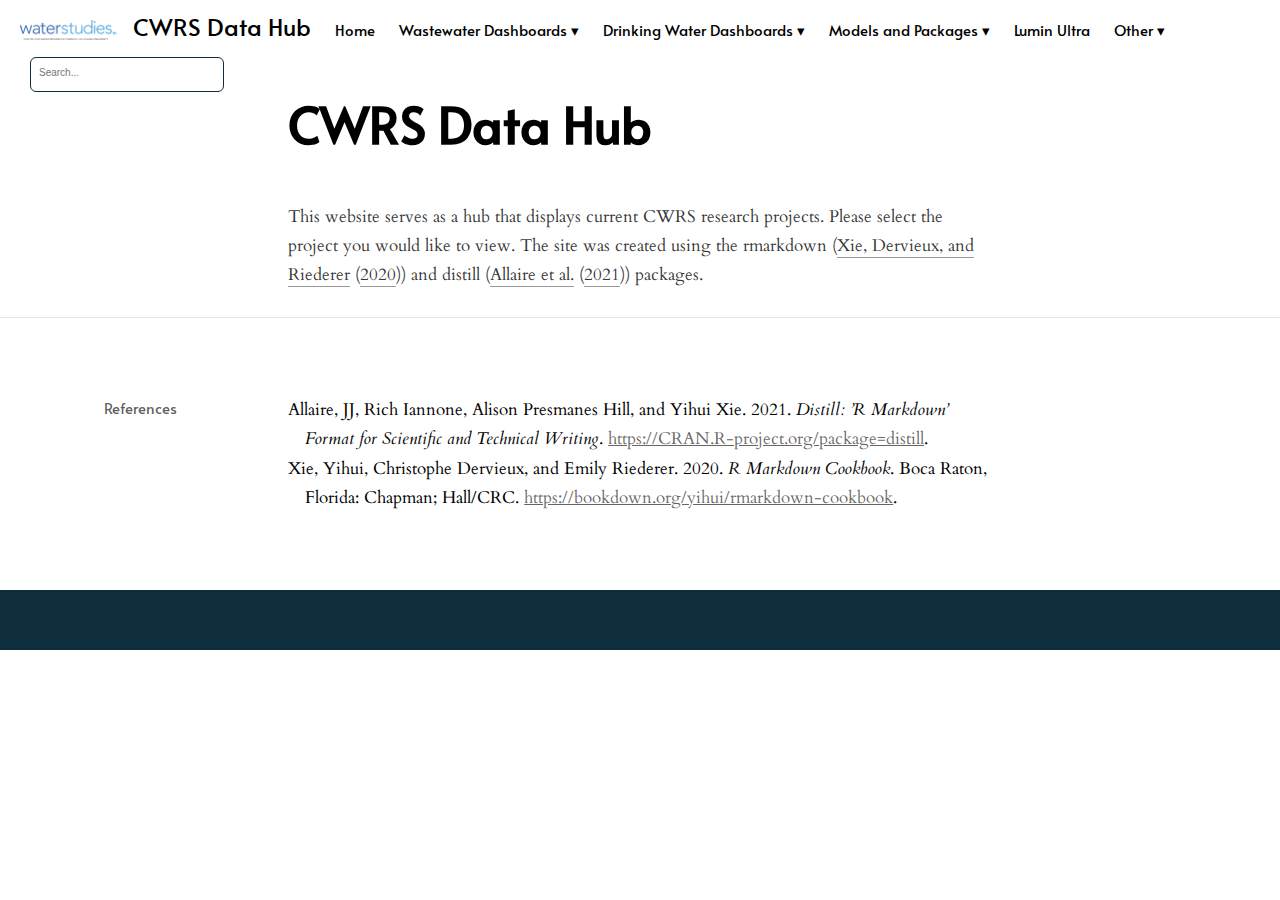
<file: docs/index.html>
<!DOCTYPE html>

<html xmlns="http://www.w3.org/1999/xhtml" lang="" xml:lang="">

<head>
  <meta charset="utf-8"/>
  <meta name="viewport" content="width=device-width, initial-scale=1"/>
  <meta http-equiv="X-UA-Compatible" content="IE=Edge,chrome=1"/>
  <meta name="generator" content="distill" />

  <style type="text/css">
  /* Hide doc at startup (prevent jankiness while JS renders/transforms) */
  body {
    visibility: hidden;
  }
  </style>

 <!--radix_placeholder_import_source-->
 <!--/radix_placeholder_import_source-->

<style type="text/css">code{white-space: pre;}</style>
<style type="text/css" data-origin="pandoc">
pre > code.sourceCode { white-space: pre; position: relative; }
pre > code.sourceCode > span { display: inline-block; line-height: 1.25; }
pre > code.sourceCode > span:empty { height: 1.2em; }
.sourceCode { overflow: visible; }
code.sourceCode > span { color: inherit; text-decoration: inherit; }
div.sourceCode { margin: 1em 0; }
pre.sourceCode { margin: 0; }
@media screen {
div.sourceCode { overflow: auto; }
}
@media print {
pre > code.sourceCode { white-space: pre-wrap; }
pre > code.sourceCode > span { text-indent: -5em; padding-left: 5em; }
}
pre.numberSource code
  { counter-reset: source-line 0; }
pre.numberSource code > span
  { position: relative; left: -4em; counter-increment: source-line; }
pre.numberSource code > span > a:first-child::before
  { content: counter(source-line);
    position: relative; left: -1em; text-align: right; vertical-align: baseline;
    border: none; display: inline-block;
    -webkit-touch-callout: none; -webkit-user-select: none;
    -khtml-user-select: none; -moz-user-select: none;
    -ms-user-select: none; user-select: none;
    padding: 0 4px; width: 4em;
    color: #aaaaaa;
  }
pre.numberSource { margin-left: 3em; border-left: 1px solid #aaaaaa;  padding-left: 4px; }
div.sourceCode
  {   }
@media screen {
pre > code.sourceCode > span > a:first-child::before { text-decoration: underline; }
}
code span.al { color: #ad0000; } /* Alert */
code span.an { color: #5e5e5e; } /* Annotation */
code span.at { } /* Attribute */
code span.bn { color: #ad0000; } /* BaseN */
code span.bu { } /* BuiltIn */
code span.cf { color: #007ba5; } /* ControlFlow */
code span.ch { color: #20794d; } /* Char */
code span.cn { color: #8f5902; } /* Constant */
code span.co { color: #5e5e5e; } /* Comment */
code span.cv { color: #5e5e5e; font-style: italic; } /* CommentVar */
code span.do { color: #5e5e5e; font-style: italic; } /* Documentation */
code span.dt { color: #ad0000; } /* DataType */
code span.dv { color: #ad0000; } /* DecVal */
code span.er { color: #ad0000; } /* Error */
code span.ex { } /* Extension */
code span.fl { color: #ad0000; } /* Float */
code span.fu { color: #4758ab; } /* Function */
code span.im { } /* Import */
code span.in { color: #5e5e5e; } /* Information */
code span.kw { color: #007ba5; } /* Keyword */
code span.op { color: #5e5e5e; } /* Operator */
code span.ot { color: #007ba5; } /* Other */
code span.pp { color: #ad0000; } /* Preprocessor */
code span.sc { color: #5e5e5e; } /* SpecialChar */
code span.ss { color: #20794d; } /* SpecialString */
code span.st { color: #20794d; } /* String */
code span.va { color: #111111; } /* Variable */
code span.vs { color: #20794d; } /* VerbatimString */
code span.wa { color: #5e5e5e; font-style: italic; } /* Warning */
</style>

<style>
  div.csl-bib-body { }
  div.csl-entry {
    clear: both;
    }
  .hanging div.csl-entry {
    margin-left:2em;
    text-indent:-2em;
  }
  div.csl-left-margin {
    min-width:2em;
    float:left;
  }
  div.csl-right-inline {
    margin-left:2em;
    padding-left:1em;
  }
  div.csl-indent {
    margin-left: 2em;
  }
</style>

  <!--radix_placeholder_meta_tags-->
  <title>CWRS Data Hub</title>


  <link rel="icon" type="image/png" href="water.png"/>


  <!--  https://developers.facebook.com/docs/sharing/webmasters#markup -->
  <meta property="og:title" content="CWRS Data Hub"/>
  <meta property="og:type" content="article"/>
  <meta property="og:locale" content="en_US"/>
  <meta property="og:site_name" content="CWRS Data Hub"/>

  <!--  https://dev.twitter.com/cards/types/summary -->
  <meta property="twitter:card" content="summary"/>
  <meta property="twitter:title" content="CWRS Data Hub"/>

  <!--/radix_placeholder_meta_tags-->
  
  <meta name="citation_reference" content="citation_title=R markdown cookbook;citation_publication_date=2020;citation_publisher=Chapman; Hall/CRC;citation_author=Yihui Xie;citation_author=Christophe Dervieux;citation_author=Emily Riederer"/>
  <meta name="citation_reference" content="citation_title=Distill: ’R markdown’ format for scientific and technical writing;citation_publication_date=2021;citation_author=JJ Allaire;citation_author=Rich Iannone;citation_author=Alison Presmanes Hill;citation_author=Yihui Xie"/>
  <!--radix_placeholder_rmarkdown_metadata-->

  <script type="text/json" id="radix-rmarkdown-metadata">
  {"type":"list","attributes":{"names":{"type":"character","attributes":{},"value":["title","site","bibliography"]}},"value":[{"type":"character","attributes":{},"value":["CWRS Data Hub"]},{"type":"character","attributes":{},"value":["distill::distill_website"]},{"type":"character","attributes":{},"value":["references.bib"]}]}
  </script>
  <!--/radix_placeholder_rmarkdown_metadata-->
  <!--radix_placeholder_navigation_in_header-->
  <meta name="distill:offset" content=""/>

  <script type="application/javascript">

    window.headroom_prevent_pin = false;

    window.document.addEventListener("DOMContentLoaded", function (event) {

      // initialize headroom for banner
      var header = $('header').get(0);
      var headerHeight = header.offsetHeight;
      var headroom = new Headroom(header, {
        tolerance: 5,
        onPin : function() {
          if (window.headroom_prevent_pin) {
            window.headroom_prevent_pin = false;
            headroom.unpin();
          }
        }
      });
      headroom.init();
      if(window.location.hash)
        headroom.unpin();
      $(header).addClass('headroom--transition');

      // offset scroll location for banner on hash change
      // (see: https://github.com/WickyNilliams/headroom.js/issues/38)
      window.addEventListener("hashchange", function(event) {
        window.scrollTo(0, window.pageYOffset - (headerHeight + 25));
      });

      // responsive menu
      $('.distill-site-header').each(function(i, val) {
        var topnav = $(this);
        var toggle = topnav.find('.nav-toggle');
        toggle.on('click', function() {
          topnav.toggleClass('responsive');
        });
      });

      // nav dropdowns
      $('.nav-dropbtn').click(function(e) {
        $(this).next('.nav-dropdown-content').toggleClass('nav-dropdown-active');
        $(this).parent().siblings('.nav-dropdown')
           .children('.nav-dropdown-content').removeClass('nav-dropdown-active');
      });
      $("body").click(function(e){
        $('.nav-dropdown-content').removeClass('nav-dropdown-active');
      });
      $(".nav-dropdown").click(function(e){
        e.stopPropagation();
      });
    });
  </script>

  <style type="text/css">

  /* Theme (user-documented overrideables for nav appearance) */

  .distill-site-nav {
    color: rgba(255, 255, 255, 0.8);
    background-color: #0F2E3D;
    font-size: 15px;
    font-weight: 300;
  }

  .distill-site-nav a {
    color: inherit;
    text-decoration: none;
  }

  .distill-site-nav a:hover {
    color: white;
  }

  @media print {
    .distill-site-nav {
      display: none;
    }
  }

  .distill-site-header {

  }

  .distill-site-footer {

  }


  /* Site Header */

  .distill-site-header {
    width: 100%;
    box-sizing: border-box;
    z-index: 3;
  }

  .distill-site-header .nav-left {
    display: inline-block;
    margin-left: 8px;
  }

  @media screen and (max-width: 768px) {
    .distill-site-header .nav-left {
      margin-left: 0;
    }
  }


  .distill-site-header .nav-right {
    float: right;
    margin-right: 8px;
  }

  .distill-site-header a,
  .distill-site-header .title {
    display: inline-block;
    text-align: center;
    padding: 14px 10px 14px 10px;
  }

  .distill-site-header .title {
    font-size: 18px;
    min-width: 150px;
  }

  .distill-site-header .logo {
    padding: 0;
  }

  .distill-site-header .logo img {
    display: none;
    max-height: 20px;
    width: auto;
    margin-bottom: -4px;
  }

  .distill-site-header .nav-image img {
    max-height: 18px;
    width: auto;
    display: inline-block;
    margin-bottom: -3px;
  }



  @media screen and (min-width: 1000px) {
    .distill-site-header .logo img {
      display: inline-block;
    }
    .distill-site-header .nav-left {
      margin-left: 20px;
    }
    .distill-site-header .nav-right {
      margin-right: 20px;
    }
    .distill-site-header .title {
      padding-left: 12px;
    }
  }


  .distill-site-header .nav-toggle {
    display: none;
  }

  .nav-dropdown {
    display: inline-block;
    position: relative;
  }

  .nav-dropdown .nav-dropbtn {
    border: none;
    outline: none;
    color: rgba(255, 255, 255, 0.8);
    padding: 16px 10px;
    background-color: transparent;
    font-family: inherit;
    font-size: inherit;
    font-weight: inherit;
    margin: 0;
    margin-top: 1px;
    z-index: 2;
  }

  .nav-dropdown-content {
    display: none;
    position: absolute;
    background-color: white;
    min-width: 200px;
    border: 1px solid rgba(0,0,0,0.15);
    border-radius: 4px;
    box-shadow: 0px 8px 16px 0px rgba(0,0,0,0.1);
    z-index: 1;
    margin-top: 2px;
    white-space: nowrap;
    padding-top: 4px;
    padding-bottom: 4px;
  }

  .nav-dropdown-content hr {
    margin-top: 4px;
    margin-bottom: 4px;
    border: none;
    border-bottom: 1px solid rgba(0, 0, 0, 0.1);
  }

  .nav-dropdown-active {
    display: block;
  }

  .nav-dropdown-content a, .nav-dropdown-content .nav-dropdown-header {
    color: black;
    padding: 6px 24px;
    text-decoration: none;
    display: block;
    text-align: left;
  }

  .nav-dropdown-content .nav-dropdown-header {
    display: block;
    padding: 5px 24px;
    padding-bottom: 0;
    text-transform: uppercase;
    font-size: 14px;
    color: #999999;
    white-space: nowrap;
  }

  .nav-dropdown:hover .nav-dropbtn {
    color: white;
  }

  .nav-dropdown-content a:hover {
    background-color: #ddd;
    color: black;
  }

  .nav-right .nav-dropdown-content {
    margin-left: -45%;
    right: 0;
  }

  @media screen and (max-width: 768px) {
    .distill-site-header a, .distill-site-header .nav-dropdown  {display: none;}
    .distill-site-header a.nav-toggle {
      float: right;
      display: block;
    }
    .distill-site-header .title {
      margin-left: 0;
    }
    .distill-site-header .nav-right {
      margin-right: 0;
    }
    .distill-site-header {
      overflow: hidden;
    }
    .nav-right .nav-dropdown-content {
      margin-left: 0;
    }
  }


  @media screen and (max-width: 768px) {
    .distill-site-header.responsive {position: relative; min-height: 500px; }
    .distill-site-header.responsive a.nav-toggle {
      position: absolute;
      right: 0;
      top: 0;
    }
    .distill-site-header.responsive a,
    .distill-site-header.responsive .nav-dropdown {
      display: block;
      text-align: left;
    }
    .distill-site-header.responsive .nav-left,
    .distill-site-header.responsive .nav-right {
      width: 100%;
    }
    .distill-site-header.responsive .nav-dropdown {float: none;}
    .distill-site-header.responsive .nav-dropdown-content {position: relative;}
    .distill-site-header.responsive .nav-dropdown .nav-dropbtn {
      display: block;
      width: 100%;
      text-align: left;
    }
  }

  /* Site Footer */

  .distill-site-footer {
    width: 100%;
    overflow: hidden;
    box-sizing: border-box;
    z-index: 3;
    margin-top: 30px;
    padding-top: 30px;
    padding-bottom: 30px;
    text-align: center;
  }

  /* Headroom */

  d-title {
    padding-top: 6rem;
  }

  @media print {
    d-title {
      padding-top: 4rem;
    }
  }

  .headroom {
    z-index: 1000;
    position: fixed;
    top: 0;
    left: 0;
    right: 0;
  }

  .headroom--transition {
    transition: all .4s ease-in-out;
  }

  .headroom--unpinned {
    top: -100px;
  }

  .headroom--pinned {
    top: 0;
  }

  /* adjust viewport for navbar height */
  /* helps vertically center bootstrap (non-distill) content */
  .min-vh-100 {
    min-height: calc(100vh - 100px) !important;
  }

  </style>

  <script src="site_libs/jquery-3.6.0/jquery-3.6.0.min.js"></script>
  <link href="site_libs/font-awesome-5.1.0/css/all.css" rel="stylesheet"/>
  <link href="site_libs/font-awesome-5.1.0/css/v4-shims.css" rel="stylesheet"/>
  <script src="site_libs/headroom-0.9.4/headroom.min.js"></script>
  <script src="site_libs/autocomplete-0.37.1/autocomplete.min.js"></script>
  <script src="site_libs/fuse-6.4.1/fuse.min.js"></script>

  <script type="application/javascript">

  function getMeta(metaName) {
    var metas = document.getElementsByTagName('meta');
    for (let i = 0; i < metas.length; i++) {
      if (metas[i].getAttribute('name') === metaName) {
        return metas[i].getAttribute('content');
      }
    }
    return '';
  }

  function offsetURL(url) {
    var offset = getMeta('distill:offset');
    return offset ? offset + '/' + url : url;
  }

  function createFuseIndex() {

    // create fuse index
    var options = {
      keys: [
        { name: 'title', weight: 20 },
        { name: 'categories', weight: 15 },
        { name: 'description', weight: 10 },
        { name: 'contents', weight: 5 },
      ],
      ignoreLocation: true,
      threshold: 0
    };
    var fuse = new window.Fuse([], options);

    // fetch the main search.json
    return fetch(offsetURL('search.json'))
      .then(function(response) {
        if (response.status == 200) {
          return response.json().then(function(json) {
            // index main articles
            json.articles.forEach(function(article) {
              fuse.add(article);
            });
            // download collections and index their articles
            return Promise.all(json.collections.map(function(collection) {
              return fetch(offsetURL(collection)).then(function(response) {
                if (response.status === 200) {
                  return response.json().then(function(articles) {
                    articles.forEach(function(article) {
                      fuse.add(article);
                    });
                  })
                } else {
                  return Promise.reject(
                    new Error('Unexpected status from search index request: ' +
                              response.status)
                  );
                }
              });
            })).then(function() {
              return fuse;
            });
          });

        } else {
          return Promise.reject(
            new Error('Unexpected status from search index request: ' +
                        response.status)
          );
        }
      });
  }

  window.document.addEventListener("DOMContentLoaded", function (event) {

    // get search element (bail if we don't have one)
    var searchEl = window.document.getElementById('distill-search');
    if (!searchEl)
      return;

    createFuseIndex()
      .then(function(fuse) {

        // make search box visible
        searchEl.classList.remove('hidden');

        // initialize autocomplete
        var options = {
          autoselect: true,
          hint: false,
          minLength: 2,
        };
        window.autocomplete(searchEl, options, [{
          source: function(query, callback) {
            const searchOptions = {
              isCaseSensitive: false,
              shouldSort: true,
              minMatchCharLength: 2,
              limit: 10,
            };
            var results = fuse.search(query, searchOptions);
            callback(results
              .map(function(result) { return result.item; })
            );
          },
          templates: {
            suggestion: function(suggestion) {
              var img = suggestion.preview && Object.keys(suggestion.preview).length > 0
                ? `<img src="${offsetURL(suggestion.preview)}"</img>`
                : '';
              var html = `
                <div class="search-item">
                  <h3>${suggestion.title}</h3>
                  <div class="search-item-description">
                    ${suggestion.description || ''}
                  </div>
                  <div class="search-item-preview">
                    ${img}
                  </div>
                </div>
              `;
              return html;
            }
          }
        }]).on('autocomplete:selected', function(event, suggestion) {
          window.location.href = offsetURL(suggestion.path);
        });
        // remove inline display style on autocompleter (we want to
        // manage responsive display via css)
        $('.algolia-autocomplete').css("display", "");
      })
      .catch(function(error) {
        console.log(error);
      });

  });

  </script>

  <style type="text/css">

  .nav-search {
    font-size: x-small;
  }

  /* Algolioa Autocomplete */

  .algolia-autocomplete {
    display: inline-block;
    margin-left: 10px;
    vertical-align: sub;
    background-color: white;
    color: black;
    padding: 6px;
    padding-top: 8px;
    padding-bottom: 0;
    border-radius: 6px;
    border: 1px #0F2E3D solid;
    width: 180px;
  }


  @media screen and (max-width: 768px) {
    .distill-site-nav .algolia-autocomplete {
      display: none;
      visibility: hidden;
    }
    .distill-site-nav.responsive .algolia-autocomplete {
      display: inline-block;
      visibility: visible;
    }
    .distill-site-nav.responsive .algolia-autocomplete .aa-dropdown-menu {
      margin-left: 0;
      width: 400px;
      max-height: 400px;
    }
  }

  .algolia-autocomplete .aa-input, .algolia-autocomplete .aa-hint {
    width: 90%;
    outline: none;
    border: none;
  }

  .algolia-autocomplete .aa-hint {
    color: #999;
  }
  .algolia-autocomplete .aa-dropdown-menu {
    width: 550px;
    max-height: 70vh;
    overflow-x: visible;
    overflow-y: scroll;
    padding: 5px;
    margin-top: 3px;
    margin-left: -150px;
    background-color: #fff;
    border-radius: 5px;
    border: 1px solid #999;
    border-top: none;
  }

  .algolia-autocomplete .aa-dropdown-menu .aa-suggestion {
    cursor: pointer;
    padding: 5px 4px;
    border-bottom: 1px solid #eee;
  }

  .algolia-autocomplete .aa-dropdown-menu .aa-suggestion:last-of-type {
    border-bottom: none;
    margin-bottom: 2px;
  }

  .algolia-autocomplete .aa-dropdown-menu .aa-suggestion .search-item {
    overflow: hidden;
    font-size: 0.8em;
    line-height: 1.4em;
  }

  .algolia-autocomplete .aa-dropdown-menu .aa-suggestion .search-item h3 {
    font-size: 1rem;
    margin-block-start: 0;
    margin-block-end: 5px;
  }

  .algolia-autocomplete .aa-dropdown-menu .aa-suggestion .search-item-description {
    display: inline-block;
    overflow: hidden;
    height: 2.8em;
    width: 80%;
    margin-right: 4%;
  }

  .algolia-autocomplete .aa-dropdown-menu .aa-suggestion .search-item-preview {
    display: inline-block;
    width: 15%;
  }

  .algolia-autocomplete .aa-dropdown-menu .aa-suggestion .search-item-preview img {
    height: 3em;
    width: auto;
    display: none;
  }

  .algolia-autocomplete .aa-dropdown-menu .aa-suggestion .search-item-preview img[src] {
    display: initial;
  }

  .algolia-autocomplete .aa-dropdown-menu .aa-suggestion.aa-cursor {
    background-color: #eee;
  }
  .algolia-autocomplete .aa-dropdown-menu .aa-suggestion em {
    font-weight: bold;
    font-style: normal;
  }

  </style>


  <!--/radix_placeholder_navigation_in_header-->
  <!--radix_placeholder_distill-->

  <style type="text/css">

  body {
    background-color: white;
  }

  .pandoc-table {
    width: 100%;
  }

  .pandoc-table>caption {
    margin-bottom: 10px;
  }

  .pandoc-table th:not([align]) {
    text-align: left;
  }

  .pagedtable-footer {
    font-size: 15px;
  }

  d-byline .byline {
    grid-template-columns: 2fr 2fr;
  }

  d-byline .byline h3 {
    margin-block-start: 1.5em;
  }

  d-byline .byline .authors-affiliations h3 {
    margin-block-start: 0.5em;
  }

  .authors-affiliations .orcid-id {
    width: 16px;
    height:16px;
    margin-left: 4px;
    margin-right: 4px;
    vertical-align: middle;
    padding-bottom: 2px;
  }

  d-title .dt-tags {
    margin-top: 1em;
    grid-column: text;
  }

  .dt-tags .dt-tag {
    text-decoration: none;
    display: inline-block;
    color: rgba(0,0,0,0.6);
    padding: 0em 0.4em;
    margin-right: 0.5em;
    margin-bottom: 0.4em;
    font-size: 70%;
    border: 1px solid rgba(0,0,0,0.2);
    border-radius: 3px;
    text-transform: uppercase;
    font-weight: 500;
  }

  d-article table.gt_table td,
  d-article table.gt_table th {
    border-bottom: none;
  }

  .html-widget {
    margin-bottom: 2.0em;
  }

  .l-screen-inset {
    padding-right: 16px;
  }

  .l-screen .caption {
    margin-left: 10px;
  }

  .shaded {
    background: rgb(247, 247, 247);
    padding-top: 20px;
    padding-bottom: 20px;
    border-top: 1px solid rgba(0, 0, 0, 0.1);
    border-bottom: 1px solid rgba(0, 0, 0, 0.1);
  }

  .shaded .html-widget {
    margin-bottom: 0;
    border: 1px solid rgba(0, 0, 0, 0.1);
  }

  .shaded .shaded-content {
    background: white;
  }

  .text-output {
    margin-top: 0;
    line-height: 1.5em;
  }

  .hidden {
    display: none !important;
  }

  d-article {
    padding-top: 2.5rem;
    padding-bottom: 30px;
  }

  d-appendix {
    padding-top: 30px;
  }

  d-article>p>img {
    width: 100%;
  }

  d-article h2 {
    margin: 1rem 0 1.5rem 0;
  }

  d-article h3 {
    margin-top: 1.5rem;
  }

  d-article iframe {
    border: 1px solid rgba(0, 0, 0, 0.1);
    margin-bottom: 2.0em;
    width: 100%;
  }

  /* Tweak code blocks */

  d-article div.sourceCode code,
  d-article pre code {
    font-family: Consolas, Monaco, 'Andale Mono', 'Ubuntu Mono', monospace;
  }

  d-article pre,
  d-article div.sourceCode,
  d-article div.sourceCode pre {
    overflow: auto;
  }

  d-article div.sourceCode {
    background-color: white;
  }

  d-article div.sourceCode pre {
    padding-left: 10px;
    font-size: 12px;
    border-left: 2px solid rgba(0,0,0,0.1);
  }

  d-article pre {
    font-size: 12px;
    color: black;
    background: none;
    margin-top: 0;
    text-align: left;
    white-space: pre;
    word-spacing: normal;
    word-break: normal;
    word-wrap: normal;
    line-height: 1.5;

    -moz-tab-size: 4;
    -o-tab-size: 4;
    tab-size: 4;

    -webkit-hyphens: none;
    -moz-hyphens: none;
    -ms-hyphens: none;
    hyphens: none;
  }

  d-article pre a {
    border-bottom: none;
  }

  d-article pre a:hover {
    border-bottom: none;
    text-decoration: underline;
  }

  d-article details {
    grid-column: text;
    margin-bottom: 0.8em;
  }

  @media(min-width: 768px) {

  d-article pre,
  d-article div.sourceCode,
  d-article div.sourceCode pre {
    overflow: visible !important;
  }

  d-article div.sourceCode pre {
    padding-left: 18px;
    font-size: 14px;
  }

  d-article pre {
    font-size: 14px;
  }

  }

  figure img.external {
    background: white;
    border: 1px solid rgba(0, 0, 0, 0.1);
    box-shadow: 0 1px 8px rgba(0, 0, 0, 0.1);
    padding: 18px;
    box-sizing: border-box;
  }

  /* CSS for d-contents */

  .d-contents {
    grid-column: text;
    color: rgba(0,0,0,0.8);
    font-size: 0.9em;
    padding-bottom: 1em;
    margin-bottom: 1em;
    padding-bottom: 0.5em;
    margin-bottom: 1em;
    padding-left: 0.25em;
    justify-self: start;
  }

  @media(min-width: 1000px) {
    .d-contents.d-contents-float {
      height: 0;
      grid-column-start: 1;
      grid-column-end: 4;
      justify-self: center;
      padding-right: 3em;
      padding-left: 2em;
    }
  }

  .d-contents nav h3 {
    font-size: 18px;
    margin-top: 0;
    margin-bottom: 1em;
  }

  .d-contents li {
    list-style-type: none
  }

  .d-contents nav > ul {
    padding-left: 0;
  }

  .d-contents ul {
    padding-left: 1em
  }

  .d-contents nav ul li {
    margin-top: 0.6em;
    margin-bottom: 0.2em;
  }

  .d-contents nav a {
    font-size: 13px;
    border-bottom: none;
    text-decoration: none
    color: rgba(0, 0, 0, 0.8);
  }

  .d-contents nav a:hover {
    text-decoration: underline solid rgba(0, 0, 0, 0.6)
  }

  .d-contents nav > ul > li > a {
    font-weight: 600;
  }

  .d-contents nav > ul > li > ul {
    font-weight: inherit;
  }

  .d-contents nav > ul > li > ul > li {
    margin-top: 0.2em;
  }


  .d-contents nav ul {
    margin-top: 0;
    margin-bottom: 0.25em;
  }

  .d-article-with-toc h2:nth-child(2) {
    margin-top: 0;
  }


  /* Figure */

  .figure {
    position: relative;
    margin-bottom: 2.5em;
    margin-top: 1.5em;
  }

  .figure img {
    width: 100%;
  }

  .figure .caption {
    color: rgba(0, 0, 0, 0.6);
    font-size: 12px;
    line-height: 1.5em;
  }

  .figure img.external {
    background: white;
    border: 1px solid rgba(0, 0, 0, 0.1);
    box-shadow: 0 1px 8px rgba(0, 0, 0, 0.1);
    padding: 18px;
    box-sizing: border-box;
  }

  .figure .caption a {
    color: rgba(0, 0, 0, 0.6);
  }

  .figure .caption b,
  .figure .caption strong, {
    font-weight: 600;
    color: rgba(0, 0, 0, 1.0);
  }

  /* Citations */

  d-article .citation {
    color: inherit;
    cursor: inherit;
  }

  div.hanging-indent{
    margin-left: 1em; text-indent: -1em;
  }

  /* Citation hover box */

  .tippy-box[data-theme~=light-border] {
    background-color: rgba(250, 250, 250, 0.95);
  }

  .tippy-content > p {
    margin-bottom: 0;
    padding: 2px;
  }


  /* Tweak 1000px media break to show more text */

  @media(min-width: 1000px) {
    .base-grid,
    distill-header,
    d-title,
    d-abstract,
    d-article,
    d-appendix,
    distill-appendix,
    d-byline,
    d-footnote-list,
    d-citation-list,
    distill-footer {
      grid-template-columns: [screen-start] 1fr [page-start kicker-start] 80px [middle-start] 50px [text-start kicker-end] 65px 65px 65px 65px 65px 65px 65px 65px [text-end gutter-start] 65px [middle-end] 65px [page-end gutter-end] 1fr [screen-end];
      grid-column-gap: 16px;
    }

    .grid {
      grid-column-gap: 16px;
    }

    d-article {
      font-size: 1.06rem;
      line-height: 1.7em;
    }
    figure .caption, .figure .caption, figure figcaption {
      font-size: 13px;
    }
  }

  @media(min-width: 1180px) {
    .base-grid,
    distill-header,
    d-title,
    d-abstract,
    d-article,
    d-appendix,
    distill-appendix,
    d-byline,
    d-footnote-list,
    d-citation-list,
    distill-footer {
      grid-template-columns: [screen-start] 1fr [page-start kicker-start] 60px [middle-start] 60px [text-start kicker-end] 60px 60px 60px 60px 60px 60px 60px 60px [text-end gutter-start] 60px [middle-end] 60px [page-end gutter-end] 1fr [screen-end];
      grid-column-gap: 32px;
    }

    .grid {
      grid-column-gap: 32px;
    }
  }


  /* Get the citation styles for the appendix (not auto-injected on render since
     we do our own rendering of the citation appendix) */

  d-appendix .citation-appendix,
  .d-appendix .citation-appendix {
    font-size: 11px;
    line-height: 15px;
    border-left: 1px solid rgba(0, 0, 0, 0.1);
    padding-left: 18px;
    border: 1px solid rgba(0,0,0,0.1);
    background: rgba(0, 0, 0, 0.02);
    padding: 10px 18px;
    border-radius: 3px;
    color: rgba(150, 150, 150, 1);
    overflow: hidden;
    margin-top: -12px;
    white-space: pre-wrap;
    word-wrap: break-word;
  }

  /* Include appendix styles here so they can be overridden */

  d-appendix {
    contain: layout style;
    font-size: 0.8em;
    line-height: 1.7em;
    margin-top: 60px;
    margin-bottom: 0;
    border-top: 1px solid rgba(0, 0, 0, 0.1);
    color: rgba(0,0,0,0.5);
    padding-top: 60px;
    padding-bottom: 48px;
  }

  d-appendix h3 {
    grid-column: page-start / text-start;
    font-size: 15px;
    font-weight: 500;
    margin-top: 1em;
    margin-bottom: 0;
    color: rgba(0,0,0,0.65);
  }

  d-appendix h3 + * {
    margin-top: 1em;
  }

  d-appendix ol {
    padding: 0 0 0 15px;
  }

  @media (min-width: 768px) {
    d-appendix ol {
      padding: 0 0 0 30px;
      margin-left: -30px;
    }
  }

  d-appendix li {
    margin-bottom: 1em;
  }

  d-appendix a {
    color: rgba(0, 0, 0, 0.6);
  }

  d-appendix > * {
    grid-column: text;
  }

  d-appendix > d-footnote-list,
  d-appendix > d-citation-list,
  d-appendix > distill-appendix {
    grid-column: screen;
  }

  /* Include footnote styles here so they can be overridden */

  d-footnote-list {
    contain: layout style;
  }

  d-footnote-list > * {
    grid-column: text;
  }

  d-footnote-list a.footnote-backlink {
    color: rgba(0,0,0,0.3);
    padding-left: 0.5em;
  }



  /* Anchor.js */

  .anchorjs-link {
    /*transition: all .25s linear; */
    text-decoration: none;
    border-bottom: none;
  }
  *:hover > .anchorjs-link {
    margin-left: -1.125em !important;
    text-decoration: none;
    border-bottom: none;
  }

  /* Social footer */

  .social_footer {
    margin-top: 30px;
    margin-bottom: 0;
    color: rgba(0,0,0,0.67);
  }

  .disqus-comments {
    margin-right: 30px;
  }

  .disqus-comment-count {
    border-bottom: 1px solid rgba(0, 0, 0, 0.4);
    cursor: pointer;
  }

  #disqus_thread {
    margin-top: 30px;
  }

  .article-sharing a {
    border-bottom: none;
    margin-right: 8px;
  }

  .article-sharing a:hover {
    border-bottom: none;
  }

  .sidebar-section.subscribe {
    font-size: 12px;
    line-height: 1.6em;
  }

  .subscribe p {
    margin-bottom: 0.5em;
  }


  .article-footer .subscribe {
    font-size: 15px;
    margin-top: 45px;
  }


  .sidebar-section.custom {
    font-size: 12px;
    line-height: 1.6em;
  }

  .custom p {
    margin-bottom: 0.5em;
  }

  /* Styles for listing layout (hide title) */
  .layout-listing d-title, .layout-listing .d-title {
    display: none;
  }

  /* Styles for posts lists (not auto-injected) */


  .posts-with-sidebar {
    padding-left: 45px;
    padding-right: 45px;
  }

  .posts-list .description h2,
  .posts-list .description p {
    font-family: -apple-system, BlinkMacSystemFont, "Segoe UI", Roboto, Oxygen, Ubuntu, Cantarell, "Fira Sans", "Droid Sans", "Helvetica Neue", Arial, sans-serif;
  }

  .posts-list .description h2 {
    font-weight: 700;
    border-bottom: none;
    padding-bottom: 0;
  }

  .posts-list h2.post-tag {
    border-bottom: 1px solid rgba(0, 0, 0, 0.2);
    padding-bottom: 12px;
  }
  .posts-list {
    margin-top: 60px;
    margin-bottom: 24px;
  }

  .posts-list .post-preview {
    text-decoration: none;
    overflow: hidden;
    display: block;
    border-bottom: 1px solid rgba(0, 0, 0, 0.1);
    padding: 24px 0;
  }

  .post-preview-last {
    border-bottom: none !important;
  }

  .posts-list .posts-list-caption {
    grid-column: screen;
    font-weight: 400;
  }

  .posts-list .post-preview h2 {
    margin: 0 0 6px 0;
    line-height: 1.2em;
    font-style: normal;
    font-size: 24px;
  }

  .posts-list .post-preview p {
    margin: 0 0 12px 0;
    line-height: 1.4em;
    font-size: 16px;
  }

  .posts-list .post-preview .thumbnail {
    box-sizing: border-box;
    margin-bottom: 24px;
    position: relative;
    max-width: 500px;
  }
  .posts-list .post-preview img {
    width: 100%;
    display: block;
  }

  .posts-list .metadata {
    font-size: 12px;
    line-height: 1.4em;
    margin-bottom: 18px;
  }

  .posts-list .metadata > * {
    display: inline-block;
  }

  .posts-list .metadata .publishedDate {
    margin-right: 2em;
  }

  .posts-list .metadata .dt-authors {
    display: block;
    margin-top: 0.3em;
    margin-right: 2em;
  }

  .posts-list .dt-tags {
    display: block;
    line-height: 1em;
  }

  .posts-list .dt-tags .dt-tag {
    display: inline-block;
    color: rgba(0,0,0,0.6);
    padding: 0.3em 0.4em;
    margin-right: 0.2em;
    margin-bottom: 0.4em;
    font-size: 60%;
    border: 1px solid rgba(0,0,0,0.2);
    border-radius: 3px;
    text-transform: uppercase;
    font-weight: 500;
  }

  .posts-list img {
    opacity: 1;
  }

  .posts-list img[data-src] {
    opacity: 0;
  }

  .posts-more {
    clear: both;
  }


  .posts-sidebar {
    font-size: 16px;
  }

  .posts-sidebar h3 {
    font-size: 16px;
    margin-top: 0;
    margin-bottom: 0.5em;
    font-weight: 400;
    text-transform: uppercase;
  }

  .sidebar-section {
    margin-bottom: 30px;
  }

  .categories ul {
    list-style-type: none;
    margin: 0;
    padding: 0;
  }

  .categories li {
    color: rgba(0, 0, 0, 0.8);
    margin-bottom: 0;
  }

  .categories li>a {
    border-bottom: none;
  }

  .categories li>a:hover {
    border-bottom: 1px solid rgba(0, 0, 0, 0.4);
  }

  .categories .active {
    font-weight: 600;
  }

  .categories .category-count {
    color: rgba(0, 0, 0, 0.4);
  }


  @media(min-width: 768px) {
    .posts-list .post-preview h2 {
      font-size: 26px;
    }
    .posts-list .post-preview .thumbnail {
      float: right;
      width: 30%;
      margin-bottom: 0;
    }
    .posts-list .post-preview .description {
      float: left;
      width: 45%;
    }
    .posts-list .post-preview .metadata {
      float: left;
      width: 20%;
      margin-top: 8px;
    }
    .posts-list .post-preview p {
      margin: 0 0 12px 0;
      line-height: 1.5em;
      font-size: 16px;
    }
    .posts-with-sidebar .posts-list {
      float: left;
      width: 75%;
    }
    .posts-with-sidebar .posts-sidebar {
      float: right;
      width: 20%;
      margin-top: 60px;
      padding-top: 24px;
      padding-bottom: 24px;
    }
  }


  /* Improve display for browsers without grid (IE/Edge <= 15) */

  .downlevel {
    line-height: 1.6em;
    font-family: -apple-system, BlinkMacSystemFont, "Segoe UI", Roboto, Oxygen, Ubuntu, Cantarell, "Fira Sans", "Droid Sans", "Helvetica Neue", Arial, sans-serif;
    margin: 0;
  }

  .downlevel .d-title {
    padding-top: 6rem;
    padding-bottom: 1.5rem;
  }

  .downlevel .d-title h1 {
    font-size: 50px;
    font-weight: 700;
    line-height: 1.1em;
    margin: 0 0 0.5rem;
  }

  .downlevel .d-title p {
    font-weight: 300;
    font-size: 1.2rem;
    line-height: 1.55em;
    margin-top: 0;
  }

  .downlevel .d-byline {
    padding-top: 0.8em;
    padding-bottom: 0.8em;
    font-size: 0.8rem;
    line-height: 1.8em;
  }

  .downlevel .section-separator {
    border: none;
    border-top: 1px solid rgba(0, 0, 0, 0.1);
  }

  .downlevel .d-article {
    font-size: 1.06rem;
    line-height: 1.7em;
    padding-top: 1rem;
    padding-bottom: 2rem;
  }


  .downlevel .d-appendix {
    padding-left: 0;
    padding-right: 0;
    max-width: none;
    font-size: 0.8em;
    line-height: 1.7em;
    margin-bottom: 0;
    color: rgba(0,0,0,0.5);
    padding-top: 40px;
    padding-bottom: 48px;
  }

  .downlevel .footnotes ol {
    padding-left: 13px;
  }

  .downlevel .base-grid,
  .downlevel .distill-header,
  .downlevel .d-title,
  .downlevel .d-abstract,
  .downlevel .d-article,
  .downlevel .d-appendix,
  .downlevel .distill-appendix,
  .downlevel .d-byline,
  .downlevel .d-footnote-list,
  .downlevel .d-citation-list,
  .downlevel .distill-footer,
  .downlevel .appendix-bottom,
  .downlevel .posts-container {
    padding-left: 40px;
    padding-right: 40px;
  }

  @media(min-width: 768px) {
    .downlevel .base-grid,
    .downlevel .distill-header,
    .downlevel .d-title,
    .downlevel .d-abstract,
    .downlevel .d-article,
    .downlevel .d-appendix,
    .downlevel .distill-appendix,
    .downlevel .d-byline,
    .downlevel .d-footnote-list,
    .downlevel .d-citation-list,
    .downlevel .distill-footer,
    .downlevel .appendix-bottom,
    .downlevel .posts-container {
    padding-left: 150px;
    padding-right: 150px;
    max-width: 900px;
  }
  }

  .downlevel pre code {
    display: block;
    border-left: 2px solid rgba(0, 0, 0, .1);
    padding: 0 0 0 20px;
    font-size: 14px;
  }

  .downlevel code, .downlevel pre {
    color: black;
    background: none;
    font-family: Consolas, Monaco, 'Andale Mono', 'Ubuntu Mono', monospace;
    text-align: left;
    white-space: pre;
    word-spacing: normal;
    word-break: normal;
    word-wrap: normal;
    line-height: 1.5;

    -moz-tab-size: 4;
    -o-tab-size: 4;
    tab-size: 4;

    -webkit-hyphens: none;
    -moz-hyphens: none;
    -ms-hyphens: none;
    hyphens: none;
  }

  .downlevel .posts-list .post-preview {
    color: inherit;
  }



  </style>

  <script type="application/javascript">

  function is_downlevel_browser() {
    if (bowser.isUnsupportedBrowser({ msie: "12", msedge: "16"},
                                   window.navigator.userAgent)) {
      return true;
    } else {
      return window.load_distill_framework === undefined;
    }
  }

  // show body when load is complete
  function on_load_complete() {

    // add anchors
    if (window.anchors) {
      window.anchors.options.placement = 'left';
      window.anchors.add('d-article > h2, d-article > h3, d-article > h4, d-article > h5');
    }


    // set body to visible
    document.body.style.visibility = 'visible';

    // force redraw for leaflet widgets
    if (window.HTMLWidgets) {
      var maps = window.HTMLWidgets.findAll(".leaflet");
      $.each(maps, function(i, el) {
        var map = this.getMap();
        map.invalidateSize();
        map.eachLayer(function(layer) {
          if (layer instanceof L.TileLayer)
            layer.redraw();
        });
      });
    }

    // trigger 'shown' so htmlwidgets resize
    $('d-article').trigger('shown');
  }

  function init_distill() {

    init_common();

    // create front matter
    var front_matter = $('<d-front-matter></d-front-matter>');
    $('#distill-front-matter').wrap(front_matter);

    // create d-title
    $('.d-title').changeElementType('d-title');

    // create d-byline
    var byline = $('<d-byline></d-byline>');
    $('.d-byline').replaceWith(byline);

    // create d-article
    var article = $('<d-article></d-article>');
    $('.d-article').wrap(article).children().unwrap();

    // move posts container into article
    $('.posts-container').appendTo($('d-article'));

    // create d-appendix
    $('.d-appendix').changeElementType('d-appendix');

    // flag indicating that we have appendix items
    var appendix = $('.appendix-bottom').children('h3').length > 0;

    // replace footnotes with <d-footnote>
    $('.footnote-ref').each(function(i, val) {
      appendix = true;
      var href = $(this).attr('href');
      var id = href.replace('#', '');
      var fn = $('#' + id);
      var fn_p = $('#' + id + '>p');
      fn_p.find('.footnote-back').remove();
      var text = fn_p.html();
      var dtfn = $('<d-footnote></d-footnote>');
      dtfn.html(text);
      $(this).replaceWith(dtfn);
    });
    // remove footnotes
    $('.footnotes').remove();

    // move refs into #references-listing
    $('#references-listing').replaceWith($('#refs'));

    $('h1.appendix, h2.appendix').each(function(i, val) {
      $(this).changeElementType('h3');
    });
    $('h3.appendix').each(function(i, val) {
      var id = $(this).attr('id');
      $('.d-contents a[href="#' + id + '"]').parent().remove();
      appendix = true;
      $(this).nextUntil($('h1, h2, h3')).addBack().appendTo($('d-appendix'));
    });

    // show d-appendix if we have appendix content
    $("d-appendix").css('display', appendix ? 'grid' : 'none');

    // localize layout chunks to just output
    $('.layout-chunk').each(function(i, val) {

      // capture layout
      var layout = $(this).attr('data-layout');

      // apply layout to markdown level block elements
      var elements = $(this).children().not('details, div.sourceCode, pre, script');
      elements.each(function(i, el) {
        var layout_div = $('<div class="' + layout + '"></div>');
        if (layout_div.hasClass('shaded')) {
          var shaded_content = $('<div class="shaded-content"></div>');
          $(this).wrap(shaded_content);
          $(this).parent().wrap(layout_div);
        } else {
          $(this).wrap(layout_div);
        }
      });


      // unwrap the layout-chunk div
      $(this).children().unwrap();
    });

    // remove code block used to force  highlighting css
    $('.distill-force-highlighting-css').parent().remove();

    // remove empty line numbers inserted by pandoc when using a
    // custom syntax highlighting theme
    $('code.sourceCode a:empty').remove();

    // load distill framework
    load_distill_framework();

    // wait for window.distillRunlevel == 4 to do post processing
    function distill_post_process() {

      if (!window.distillRunlevel || window.distillRunlevel < 4)
        return;

      // hide author/affiliations entirely if we have no authors
      var front_matter = JSON.parse($("#distill-front-matter").html());
      var have_authors = front_matter.authors && front_matter.authors.length > 0;
      if (!have_authors)
        $('d-byline').addClass('hidden');

      // article with toc class
      $('.d-contents').parent().addClass('d-article-with-toc');

      // strip links that point to #
      $('.authors-affiliations').find('a[href="#"]').removeAttr('href');

      // add orcid ids
      $('.authors-affiliations').find('.author').each(function(i, el) {
        var orcid_id = front_matter.authors[i].orcidID;
        if (orcid_id) {
          var a = $('<a></a>');
          a.attr('href', 'https://orcid.org/' + orcid_id);
          var img = $('<img></img>');
          img.addClass('orcid-id');
          img.attr('alt', 'ORCID ID');
          img.attr('src','[data-uri]');
          a.append(img);
          $(this).append(a);
        }
      });

      // hide elements of author/affiliations grid that have no value
      function hide_byline_column(caption) {
        $('d-byline').find('h3:contains("' + caption + '")').parent().css('visibility', 'hidden');
      }

      // affiliations
      var have_affiliations = false;
      for (var i = 0; i<front_matter.authors.length; ++i) {
        var author = front_matter.authors[i];
        if (author.affiliation !== "&nbsp;") {
          have_affiliations = true;
          break;
        }
      }
      if (!have_affiliations)
        $('d-byline').find('h3:contains("Affiliations")').css('visibility', 'hidden');

      // published date
      if (!front_matter.publishedDate)
        hide_byline_column("Published");

      // document object identifier
      var doi = $('d-byline').find('h3:contains("DOI")');
      var doi_p = doi.next().empty();
      if (!front_matter.doi) {
        // if we have a citation and valid citationText then link to that
        if ($('#citation').length > 0 && front_matter.citationText) {
          doi.html('Citation');
          $('<a href="#citation"></a>')
            .text(front_matter.citationText)
            .appendTo(doi_p);
        } else {
          hide_byline_column("DOI");
        }
      } else {
        $('<a></a>')
           .attr('href', "https://doi.org/" + front_matter.doi)
           .html(front_matter.doi)
           .appendTo(doi_p);
      }

       // change plural form of authors/affiliations
      if (front_matter.authors.length === 1) {
        var grid = $('.authors-affiliations');
        grid.children('h3:contains("Authors")').text('Author');
        grid.children('h3:contains("Affiliations")').text('Affiliation');
      }

      // remove d-appendix and d-footnote-list local styles
      $('d-appendix > style:first-child').remove();
      $('d-footnote-list > style:first-child').remove();

      // move appendix-bottom entries to the bottom
      $('.appendix-bottom').appendTo('d-appendix').children().unwrap();
      $('.appendix-bottom').remove();

      // hoverable references
      $('span.citation[data-cites]').each(function() {
        var refs = $(this).attr('data-cites').split(" ");
        var refHtml = refs.map(function(ref) {
          return "<p>" + $('#ref-' + ref).html() + "</p>";
        }).join("\n");
        window.tippy(this, {
          allowHTML: true,
          content: refHtml,
          maxWidth: 500,
          interactive: true,
          interactiveBorder: 10,
          theme: 'light-border',
          placement: 'bottom-start'
        });
      });

      // clear polling timer
      clearInterval(tid);

      // show body now that everything is ready
      on_load_complete();
    }

    var tid = setInterval(distill_post_process, 50);
    distill_post_process();

  }

  function init_downlevel() {

    init_common();

     // insert hr after d-title
    $('.d-title').after($('<hr class="section-separator"/>'));

    // check if we have authors
    var front_matter = JSON.parse($("#distill-front-matter").html());
    var have_authors = front_matter.authors && front_matter.authors.length > 0;

    // manage byline/border
    if (!have_authors)
      $('.d-byline').remove();
    $('.d-byline').after($('<hr class="section-separator"/>'));
    $('.d-byline a').remove();

    // remove toc
    $('.d-contents').remove();

    // move appendix elements
    $('h1.appendix, h2.appendix').each(function(i, val) {
      $(this).changeElementType('h3');
    });
    $('h3.appendix').each(function(i, val) {
      $(this).nextUntil($('h1, h2, h3')).addBack().appendTo($('.d-appendix'));
    });


    // inject headers into references and footnotes
    var refs_header = $('<h3></h3>');
    refs_header.text('References');
    $('#refs').prepend(refs_header);

    var footnotes_header = $('<h3></h3');
    footnotes_header.text('Footnotes');
    $('.footnotes').children('hr').first().replaceWith(footnotes_header);

    // move appendix-bottom entries to the bottom
    $('.appendix-bottom').appendTo('.d-appendix').children().unwrap();
    $('.appendix-bottom').remove();

    // remove appendix if it's empty
    if ($('.d-appendix').children().length === 0)
      $('.d-appendix').remove();

    // prepend separator above appendix
    $('.d-appendix').before($('<hr class="section-separator" style="clear: both"/>'));

    // trim code
    $('pre>code').each(function(i, val) {
      $(this).html($.trim($(this).html()));
    });

    // move posts-container right before article
    $('.posts-container').insertBefore($('.d-article'));

    $('body').addClass('downlevel');

    on_load_complete();
  }


  function init_common() {

    // jquery plugin to change element types
    (function($) {
      $.fn.changeElementType = function(newType) {
        var attrs = {};

        $.each(this[0].attributes, function(idx, attr) {
          attrs[attr.nodeName] = attr.nodeValue;
        });

        this.replaceWith(function() {
          return $("<" + newType + "/>", attrs).append($(this).contents());
        });
      };
    })(jQuery);

    // prevent underline for linked images
    $('a > img').parent().css({'border-bottom' : 'none'});

    // mark non-body figures created by knitr chunks as 100% width
    $('.layout-chunk').each(function(i, val) {
      var figures = $(this).find('img, .html-widget');
      if ($(this).attr('data-layout') !== "l-body") {
        figures.css('width', '100%');
      } else {
        figures.css('max-width', '100%');
        figures.filter("[width]").each(function(i, val) {
          var fig = $(this);
          fig.css('width', fig.attr('width') + 'px');
        });

      }
    });

    // auto-append index.html to post-preview links in file: protocol
    // and in rstudio ide preview
    $('.post-preview').each(function(i, val) {
      if (window.location.protocol === "file:")
        $(this).attr('href', $(this).attr('href') + "index.html");
    });

    // get rid of index.html references in header
    if (window.location.protocol !== "file:") {
      $('.distill-site-header a[href]').each(function(i,val) {
        $(this).attr('href', $(this).attr('href').replace("index.html", "./"));
      });
    }

    // add class to pandoc style tables
    $('tr.header').parent('thead').parent('table').addClass('pandoc-table');
    $('.kable-table').children('table').addClass('pandoc-table');

    // add figcaption style to table captions
    $('caption').parent('table').addClass("figcaption");

    // initialize posts list
    if (window.init_posts_list)
      window.init_posts_list();

    // implmement disqus comment link
    $('.disqus-comment-count').click(function() {
      window.headroom_prevent_pin = true;
      $('#disqus_thread').toggleClass('hidden');
      if (!$('#disqus_thread').hasClass('hidden')) {
        var offset = $(this).offset();
        $(window).resize();
        $('html, body').animate({
          scrollTop: offset.top - 35
        });
      }
    });
  }

  document.addEventListener('DOMContentLoaded', function() {
    if (is_downlevel_browser())
      init_downlevel();
    else
      window.addEventListener('WebComponentsReady', init_distill);
  });

  </script>

  <style type="text/css">
  /* base variables */

  /* Edit the CSS properties in this file to create a custom
     Distill theme. Only edit values in the right column
     for each row; values shown are the CSS defaults.
     To return any property to the default,
     you may set its value to: unset
     All rows must end with a semi-colon.                      */

  /* Optional: embed custom fonts here with `@import`          */
  /* This must remain at the top of this file.                 */



  html {
    /*-- Main font sizes --*/
    --title-size:      50px;
    --body-size:       1.06rem;
    --code-size:       14px;
    --aside-size:      12px;
    --fig-cap-size:    13px;
    /*-- Main font colors --*/
    --title-color:     #000000;
    --header-color:    rgba(0, 0, 0, 0.8);
    --body-color:      rgba(0, 0, 0, 0.8);
    --aside-color:     rgba(0, 0, 0, 0.6);
    --fig-cap-color:   rgba(0, 0, 0, 0.6);
    /*-- Specify custom fonts ~~~ must be imported above   --*/
    --heading-font:    sans-serif;
    --mono-font:       monospace;
    --body-font:       sans-serif;
    --navbar-font:     sans-serif;  /* websites + blogs only */
  }

  /*-- ARTICLE METADATA --*/
  d-byline {
    --heading-size:    0.6rem;
    --heading-color:   rgba(0, 0, 0, 0.5);
    --body-size:       0.8rem;
    --body-color:      rgba(0, 0, 0, 0.8);
  }

  /*-- ARTICLE TABLE OF CONTENTS --*/
  .d-contents {
    --heading-size:    18px;
    --contents-size:   13px;
  }

  /*-- ARTICLE APPENDIX --*/
  d-appendix {
    --heading-size:    15px;
    --heading-color:   rgba(0, 0, 0, 0.65);
    --text-size:       0.8em;
    --text-color:      rgba(0, 0, 0, 0.5);
  }

  /*-- WEBSITE HEADER + FOOTER --*/
  /* These properties only apply to Distill sites and blogs  */

  .distill-site-header {
    --title-size:       18px;
    --text-color:       rgba(255, 255, 255, 0.8);
    --text-size:        15px;
    --hover-color:      white;
    --bkgd-color:       #0F2E3D;
  }

  .distill-site-footer {
    --text-color:       rgba(255, 255, 255, 0.8);
    --text-size:        15px;
    --hover-color:      white;
    --bkgd-color:       #0F2E3D;
  }

  /*-- Additional custom styles --*/
  /* Add any additional CSS rules below                      */
  </style>
  <style type="text/css">/* base variables */

  /* Edit the CSS properties in this file to create a custom
     Distill theme. Only edit values in the right column
     for each row; values shown are the CSS defaults.
     To return any property to the default,
     you may set its value to: unset
     All rows must end with a semi-colon.                      */

  /* Optional: embed custom fonts here with `@import`          */
  /* This must remain at the top of this file.                 */
  @import url('https://fonts.googleapis.com/css2?family=Cardo');
  @import url('https://fonts.googleapis.com/css2?family=Alata');


  html {
    /*-- Main font sizes --*/
    --title-size:      50px;
    --body-size:       1.075rem;                   /* edited */
    --code-size:       14px;
    --aside-size:      12px;
    --fig-cap-size:    13px;
    /*-- Main font colors --*/
    --title-color:     #000000;
    --heading-color:   rgba(0, 0, 0, 0.8);
    --body-color:      rgba(0, 0, 0, 0.8);
    --aside-color:     rgba(0, 0, 0, 0.6);
    --fig-cap-color:   rgba(0, 0, 0, 0.6);
    /*-- Specify custom fonts ~~~ must be imported above   --*/
    --heading-font:    'Alata', sans-serif;        /* edited */
    --mono-font:       monospace;
    --body-font:       'Cardo', serif;             /* edited */
    --navbar-font:     'Alata', sans-serif;        /* edited */
  }

  /*-- ARTICLE METADATA --*/

  d-title{
    margin-bottom: -20px;
  }

  d-byline {
    --heading-size:    20px;
    --heading-color:   rgba(0, 0, 0, 0.5);
    --body-size:       16px;
    --body-color:      rgba(0, 0, 0, 0.8);
  }

  d-byline{
    margin-bottom: -100px;
    border: none;
  }


  d-article{
    margin-bottom: -80px;
    border: none;
  }
  /*-- ARTICLE TABLE OF CONTENTS --*/

  /*-- ARTICLE APPENDIX --*/
  d-appendix {
    --heading-size:    15px;
    --heading-color:   rgba(0, 0, 0, 0.65);
    --text-size:       1.075rem;                   /* edited */
    --text-color:      rgb(0, 0, 0);               /* edited */
  }

  /*-- WEBSITE HEADER + FOOTER --*/
  /* These properties only apply to Distill sites and blogs  */

  .distill-site-header {
    --title-size:       24px;
    --text-color:       #000;                     /* edited */
    --text-size:        15px;
    --logo-size:        30px;
    --hover-color:      #6495ED;                  /* edited */
    --bkgd-color:       #fff;                     /* edited */
  }

  .distill-site-header-logo img {
  width: 20px;
  height: 30px;
  }

  .distill-site-footer {
    --text-color:       rgba(255, 255, 255, 0.8);
    --text-size:        15px;
    --hover-color:      white;
    --bkgd-color:       #0F2E3D;
  }

  /*-- Additional custom styles --*/

  .categories li > a:hover {
      color: #00ff00;
      border-bottom: 1px #000000;
  }

  p a:hover  {
      color: #000000;
  }

  /* Change appearance of headers */
  h1, h2, h3, h4, h5 {
      font-weight: 700;
  }

  /* Use specific font in the body of the text */
  html, body, p {
      font-weight: 200;
      /*line-height: 1.3rem; */
      /*font-style: normal;*/
  }

  ul > li::marker {
      font-weight: 700;
      font-size: 1.125em;
  }</style>
  <style type="text/css">
  /* base style */

  /* FONT FAMILIES */

  :root {
    --heading-default: -apple-system, BlinkMacSystemFont, "Segoe UI", Roboto, Oxygen, Ubuntu, Cantarell, "Fira Sans", "Droid Sans", "Helvetica Neue", Arial, sans-serif;
    --mono-default: Consolas, Monaco, 'Andale Mono', 'Ubuntu Mono', monospace;
    --body-default: -apple-system, BlinkMacSystemFont, "Segoe UI", Roboto, Oxygen, Ubuntu, Cantarell, "Fira Sans", "Droid Sans", "Helvetica Neue", Arial, sans-serif;
  }

  body,
  .posts-list .post-preview p,
  .posts-list .description p {
    font-family: var(--body-font), var(--body-default);
  }

  h1, h2, h3, h4, h5, h6,
  .posts-list .post-preview h2,
  .posts-list .description h2 {
    font-family: var(--heading-font), var(--heading-default);
  }

  d-article div.sourceCode code,
  d-article pre code {
    font-family: var(--mono-font), var(--mono-default);
  }


  /*-- TITLE --*/
  d-title h1,
  .posts-list > h1 {
    color: var(--title-color, black);
  }

  d-title h1 {
    font-size: var(--title-size, 50px);
  }

  /*-- HEADERS --*/
  d-article h1,
  d-article h2,
  d-article h3,
  d-article h4,
  d-article h5,
  d-article h6 {
    color: var(--header-color, rgba(0, 0, 0, 0.8));
  }

  /*-- BODY --*/
  d-article > p,  /* only text inside of <p> tags */
  d-article > ul, /* lists */
  d-article > ol {
    color: var(--body-color, rgba(0, 0, 0, 0.8));
    font-size: var(--body-size, 1.06rem);
  }


  /*-- CODE --*/
  d-article div.sourceCode code,
  d-article pre code {
    font-size: var(--code-size, 14px);
  }

  /*-- ASIDE --*/
  d-article aside {
    font-size: var(--aside-size, 12px);
    color: var(--aside-color, rgba(0, 0, 0, 0.6));
  }

  /*-- FIGURE CAPTIONS --*/
  figure .caption,
  figure figcaption,
  .figure .caption {
    font-size: var(--fig-cap-size, 13px);
    color: var(--fig-cap-color, rgba(0, 0, 0, 0.6));
  }

  /*-- METADATA --*/
  d-byline h3 {
    font-size: var(--heading-size, 0.6rem);
    color: var(--heading-color, rgba(0, 0, 0, 0.5));
  }

  d-byline {
    font-size: var(--body-size, 0.8rem);
    color: var(--body-color, rgba(0, 0, 0, 0.8));
  }

  d-byline a,
  d-article d-byline a {
    color: var(--body-color, rgba(0, 0, 0, 0.8));
  }

  /*-- TABLE OF CONTENTS --*/
  .d-contents nav h3 {
    font-size: var(--heading-size, 18px);
  }

  .d-contents nav a {
    font-size: var(--contents-size, 13px);
  }

  /*-- APPENDIX --*/
  d-appendix h3 {
    font-size: var(--heading-size, 15px);
    color: var(--heading-color, rgba(0, 0, 0, 0.65));
  }

  d-appendix {
    font-size: var(--text-size, 0.8em);
    color: var(--text-color, rgba(0, 0, 0, 0.5));
  }

  d-appendix d-footnote-list a.footnote-backlink {
    color: var(--text-color, rgba(0, 0, 0, 0.5));
  }

  /*-- WEBSITE HEADER + FOOTER --*/
  .distill-site-header .title {
    font-size: var(--title-size, 18px);
    font-family: var(--navbar-font), var(--heading-default);
  }

  .distill-site-header a,
  .nav-dropdown .nav-dropbtn {
    font-family: var(--navbar-font), var(--heading-default);
  }

  .nav-dropdown .nav-dropbtn {
    color: var(--text-color, rgba(255, 255, 255, 0.8));
    font-size: var(--text-size, 15px);
  }

  .distill-site-header a:hover,
  .nav-dropdown:hover .nav-dropbtn {
    color: var(--hover-color, white);
  }

  .distill-site-header {
    font-size: var(--text-size, 15px);
    color: var(--text-color, rgba(255, 255, 255, 0.8));
    background-color: var(--bkgd-color, #0F2E3D);
  }

  .distill-site-footer {
    font-size: var(--text-size, 15px);
    color: var(--text-color, rgba(255, 255, 255, 0.8));
    background-color: var(--bkgd-color, #0F2E3D);
  }

  .distill-site-footer a:hover {
    color: var(--hover-color, white);
  }</style>
  <!--/radix_placeholder_distill-->
  <script src="site_libs/header-attrs-2.11/header-attrs.js"></script>
  <script src="site_libs/popper-2.6.0/popper.min.js"></script>
  <link href="site_libs/tippy-6.2.7/tippy.css" rel="stylesheet" />
  <link href="site_libs/tippy-6.2.7/tippy-light-border.css" rel="stylesheet" />
  <script src="site_libs/tippy-6.2.7/tippy.umd.min.js"></script>
  <script src="site_libs/anchor-4.2.2/anchor.min.js"></script>
  <script src="site_libs/bowser-1.9.3/bowser.min.js"></script>
  <script src="site_libs/webcomponents-2.0.0/webcomponents.js"></script>
  <script src="site_libs/distill-2.2.21/template.v2.js"></script>
  <!--radix_placeholder_site_in_header-->
  <!--/radix_placeholder_site_in_header-->


</head>

<body>

<!--radix_placeholder_front_matter-->

<script id="distill-front-matter" type="text/json">
{"title":"CWRS Data Hub","authors":[]}
</script>

<!--/radix_placeholder_front_matter-->
<!--radix_placeholder_navigation_before_body-->
<header class="header header--fixed" role="banner">
<nav class="distill-site-nav distill-site-header">
<div class="nav-left">
<a class="logo" href="https://reillypickard.github.io/CwrsDataHub.io/">
<img src="water-studies.png" alt="Logo"/>
</a>
<a href="index.html" class="title">CWRS Data Hub</a>
<a href="index.html">Home</a>
<div class="nav-dropdown">
<button class="nav-dropbtn">
Wastewater Dashboards
 
<span class="down-arrow">&#x25BE;</span>
</button>
<div class="nav-dropdown-content">
<a href="c19ww.html">Covid-19 Wastewater Research</a>
<a href="wwtp.html">WWTF Optimization Project</a>
</div>
</div>
<div class="nav-dropdown">
<button class="nav-dropbtn">
Drinking Water Dashboards
 
<span class="down-arrow">&#x25BE;</span>
</button>
<div class="nav-dropdown-content">
<a href="afnwa.html">AFNWA</a>
<a href="lmp.html">Lake Major</a>
</div>
</div>
<div class="nav-dropdown">
<button class="nav-dropbtn">
Models and Packages
 
<span class="down-arrow">&#x25BE;</span>
</button>
<div class="nav-dropdown-content">
<a href="LRC.html">Lead Release Control</a>
<a href="pack.html">Packages</a>
</div>
</div>
<a href="lumin.html">Lumin Ultra</a>
<div class="nav-dropdown">
<button class="nav-dropbtn">
Other
 
<span class="down-arrow">&#x25BE;</span>
</button>
<div class="nav-dropdown-content">
<a href="example.html">Examples</a>
<a href="tut.html">Tutorials</a>
</div>
</div>
<input id="distill-search" class="nav-search hidden" type="text" placeholder="Search..."/>
</div>
<div class="nav-right">
<a href="javascript:void(0);" class="nav-toggle">&#9776;</a>
</div>
</nav>
</header>
<!--/radix_placeholder_navigation_before_body-->
<!--radix_placeholder_site_before_body-->
<!--/radix_placeholder_site_before_body-->

<div class="d-title">
<h1>CWRS Data Hub</h1>
<!--radix_placeholder_categories-->
<!--/radix_placeholder_categories-->

</div>


<div class="d-article">
<p>This website serves as a hub that displays current CWRS research projects. Please select the project you would like to view. The site was created using the rmarkdown (<span class="citation" data-cites="markdown"><a href="#ref-markdown" role="doc-biblioref">Xie, Dervieux, and Riederer</a> (<a href="#ref-markdown" role="doc-biblioref">2020</a>)</span>) and distill (<span class="citation" data-cites="distill"><a href="#ref-distill" role="doc-biblioref">Allaire et al.</a> (<a href="#ref-distill" role="doc-biblioref">2021</a>)</span>) packages.</p>
<div class="sourceCode" id="cb1"><pre class="sourceCode r distill-force-highlighting-css"><code class="sourceCode r"></code></pre></div>
<div id="refs" class="references csl-bib-body hanging-indent" role="doc-bibliography">
<div id="ref-distill" class="csl-entry" role="doc-biblioentry">
Allaire, JJ, Rich Iannone, Alison Presmanes Hill, and Yihui Xie. 2021. <em>Distill: ’R Markdown’ Format for Scientific and Technical Writing</em>. <a href="https://CRAN.R-project.org/package=distill">https://CRAN.R-project.org/package=distill</a>.
</div>
<div id="ref-markdown" class="csl-entry" role="doc-biblioentry">
Xie, Yihui, Christophe Dervieux, and Emily Riederer. 2020. <em>R Markdown Cookbook</em>. Boca Raton, Florida: Chapman; Hall/CRC. <a href="https://bookdown.org/yihui/rmarkdown-cookbook">https://bookdown.org/yihui/rmarkdown-cookbook</a>.
</div>
</div>
<!--radix_placeholder_article_footer-->
<!--/radix_placeholder_article_footer-->
</div>

<div class="d-appendix">
</div>


<!--radix_placeholder_site_after_body-->
<!--/radix_placeholder_site_after_body-->
<!--radix_placeholder_appendices-->
<div class="appendix-bottom">
<h3 id="references">References</h3>
<div id="references-listing"></div>
</div>
<!--/radix_placeholder_appendices-->
<!--radix_placeholder_navigation_after_body-->
<div class="distill-site-nav distill-site-footer">

</div>
<!--/radix_placeholder_navigation_after_body-->


</body>

</html>
</file>
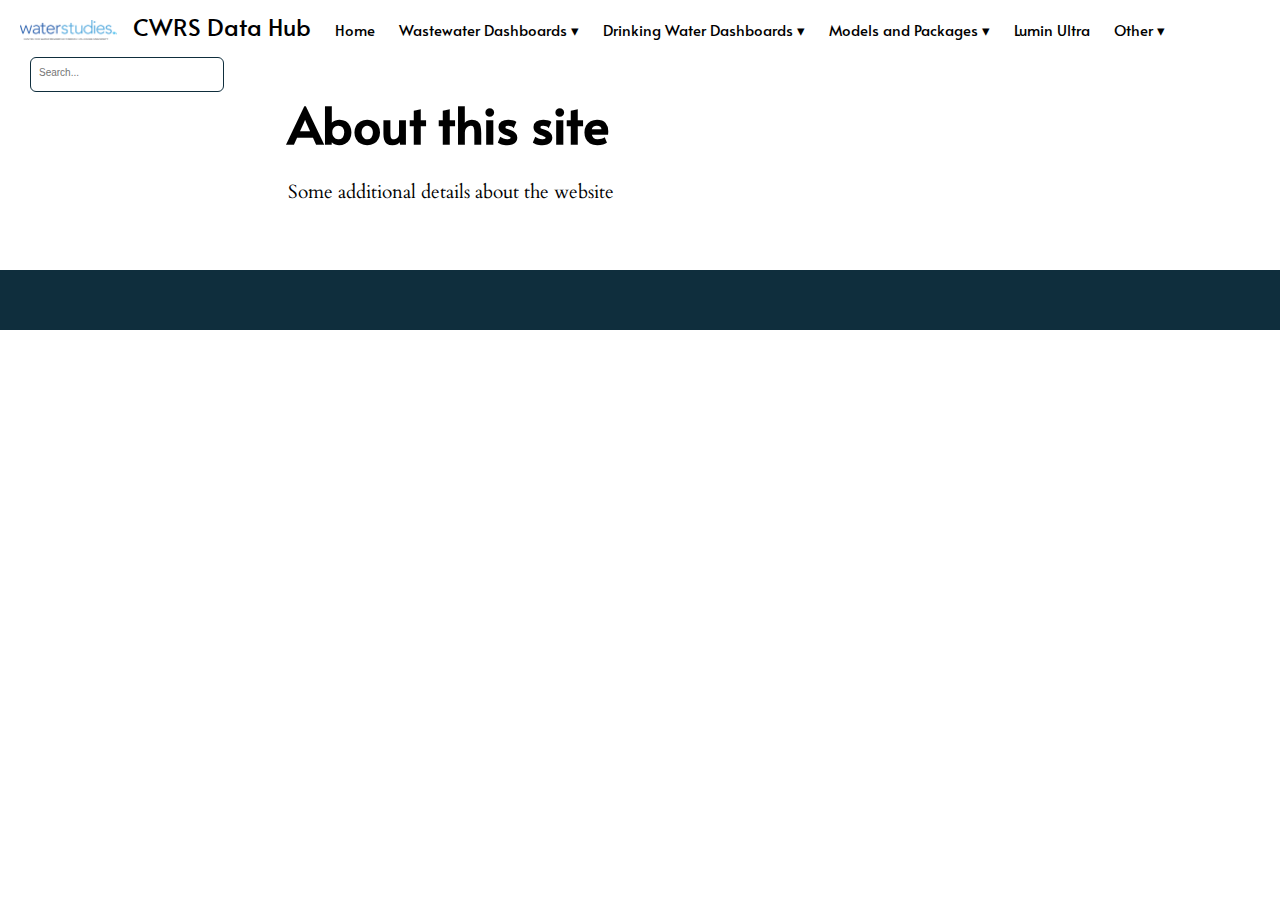
<file: docs/about.html>
<!DOCTYPE html>

<html xmlns="http://www.w3.org/1999/xhtml" lang="" xml:lang="">

<head>
  <meta charset="utf-8"/>
  <meta name="viewport" content="width=device-width, initial-scale=1"/>
  <meta http-equiv="X-UA-Compatible" content="IE=Edge,chrome=1"/>
  <meta name="generator" content="distill" />

  <style type="text/css">
  /* Hide doc at startup (prevent jankiness while JS renders/transforms) */
  body {
    visibility: hidden;
  }
  </style>

 <!--radix_placeholder_import_source-->
 <!--/radix_placeholder_import_source-->

<style type="text/css">code{white-space: pre;}</style>
<style type="text/css" data-origin="pandoc">
pre > code.sourceCode { white-space: pre; position: relative; }
pre > code.sourceCode > span { display: inline-block; line-height: 1.25; }
pre > code.sourceCode > span:empty { height: 1.2em; }
.sourceCode { overflow: visible; }
code.sourceCode > span { color: inherit; text-decoration: inherit; }
div.sourceCode { margin: 1em 0; }
pre.sourceCode { margin: 0; }
@media screen {
div.sourceCode { overflow: auto; }
}
@media print {
pre > code.sourceCode { white-space: pre-wrap; }
pre > code.sourceCode > span { text-indent: -5em; padding-left: 5em; }
}
pre.numberSource code
  { counter-reset: source-line 0; }
pre.numberSource code > span
  { position: relative; left: -4em; counter-increment: source-line; }
pre.numberSource code > span > a:first-child::before
  { content: counter(source-line);
    position: relative; left: -1em; text-align: right; vertical-align: baseline;
    border: none; display: inline-block;
    -webkit-touch-callout: none; -webkit-user-select: none;
    -khtml-user-select: none; -moz-user-select: none;
    -ms-user-select: none; user-select: none;
    padding: 0 4px; width: 4em;
    color: #aaaaaa;
  }
pre.numberSource { margin-left: 3em; border-left: 1px solid #aaaaaa;  padding-left: 4px; }
div.sourceCode
  {   }
@media screen {
pre > code.sourceCode > span > a:first-child::before { text-decoration: underline; }
}
code span.al { color: #ad0000; } /* Alert */
code span.an { color: #5e5e5e; } /* Annotation */
code span.at { } /* Attribute */
code span.bn { color: #ad0000; } /* BaseN */
code span.bu { } /* BuiltIn */
code span.cf { color: #007ba5; } /* ControlFlow */
code span.ch { color: #20794d; } /* Char */
code span.cn { color: #8f5902; } /* Constant */
code span.co { color: #5e5e5e; } /* Comment */
code span.cv { color: #5e5e5e; font-style: italic; } /* CommentVar */
code span.do { color: #5e5e5e; font-style: italic; } /* Documentation */
code span.dt { color: #ad0000; } /* DataType */
code span.dv { color: #ad0000; } /* DecVal */
code span.er { color: #ad0000; } /* Error */
code span.ex { } /* Extension */
code span.fl { color: #ad0000; } /* Float */
code span.fu { color: #4758ab; } /* Function */
code span.im { } /* Import */
code span.in { color: #5e5e5e; } /* Information */
code span.kw { color: #007ba5; } /* Keyword */
code span.op { color: #5e5e5e; } /* Operator */
code span.ot { color: #007ba5; } /* Other */
code span.pp { color: #ad0000; } /* Preprocessor */
code span.sc { color: #5e5e5e; } /* SpecialChar */
code span.ss { color: #20794d; } /* SpecialString */
code span.st { color: #20794d; } /* String */
code span.va { color: #111111; } /* Variable */
code span.vs { color: #20794d; } /* VerbatimString */
code span.wa { color: #5e5e5e; font-style: italic; } /* Warning */
</style>


  <!--radix_placeholder_meta_tags-->
  <title>CWRS Data Hub: About this site</title>

  <meta property="description" itemprop="description" content="Some additional details about the website"/>

  <link rel="icon" type="image/png" href="water.png"/>


  <!--  https://developers.facebook.com/docs/sharing/webmasters#markup -->
  <meta property="og:title" content="CWRS Data Hub: About this site"/>
  <meta property="og:type" content="article"/>
  <meta property="og:description" content="Some additional details about the website"/>
  <meta property="og:locale" content="en_US"/>
  <meta property="og:site_name" content="CWRS Data Hub"/>

  <!--  https://dev.twitter.com/cards/types/summary -->
  <meta property="twitter:card" content="summary"/>
  <meta property="twitter:title" content="CWRS Data Hub: About this site"/>
  <meta property="twitter:description" content="Some additional details about the website"/>

  <!--/radix_placeholder_meta_tags-->
  <!--radix_placeholder_rmarkdown_metadata-->

  <script type="text/json" id="radix-rmarkdown-metadata">
  {"type":"list","attributes":{"names":{"type":"character","attributes":{},"value":["title","description"]}},"value":[{"type":"character","attributes":{},"value":["About this site"]},{"type":"character","attributes":{},"value":["Some additional details about the website"]}]}
  </script>
  <!--/radix_placeholder_rmarkdown_metadata-->
  <!--radix_placeholder_navigation_in_header-->
  <meta name="distill:offset" content=""/>

  <script type="application/javascript">

    window.headroom_prevent_pin = false;

    window.document.addEventListener("DOMContentLoaded", function (event) {

      // initialize headroom for banner
      var header = $('header').get(0);
      var headerHeight = header.offsetHeight;
      var headroom = new Headroom(header, {
        tolerance: 5,
        onPin : function() {
          if (window.headroom_prevent_pin) {
            window.headroom_prevent_pin = false;
            headroom.unpin();
          }
        }
      });
      headroom.init();
      if(window.location.hash)
        headroom.unpin();
      $(header).addClass('headroom--transition');

      // offset scroll location for banner on hash change
      // (see: https://github.com/WickyNilliams/headroom.js/issues/38)
      window.addEventListener("hashchange", function(event) {
        window.scrollTo(0, window.pageYOffset - (headerHeight + 25));
      });

      // responsive menu
      $('.distill-site-header').each(function(i, val) {
        var topnav = $(this);
        var toggle = topnav.find('.nav-toggle');
        toggle.on('click', function() {
          topnav.toggleClass('responsive');
        });
      });

      // nav dropdowns
      $('.nav-dropbtn').click(function(e) {
        $(this).next('.nav-dropdown-content').toggleClass('nav-dropdown-active');
        $(this).parent().siblings('.nav-dropdown')
           .children('.nav-dropdown-content').removeClass('nav-dropdown-active');
      });
      $("body").click(function(e){
        $('.nav-dropdown-content').removeClass('nav-dropdown-active');
      });
      $(".nav-dropdown").click(function(e){
        e.stopPropagation();
      });
    });
  </script>

  <style type="text/css">

  /* Theme (user-documented overrideables for nav appearance) */

  .distill-site-nav {
    color: rgba(255, 255, 255, 0.8);
    background-color: #0F2E3D;
    font-size: 15px;
    font-weight: 300;
  }

  .distill-site-nav a {
    color: inherit;
    text-decoration: none;
  }

  .distill-site-nav a:hover {
    color: white;
  }

  @media print {
    .distill-site-nav {
      display: none;
    }
  }

  .distill-site-header {

  }

  .distill-site-footer {

  }


  /* Site Header */

  .distill-site-header {
    width: 100%;
    box-sizing: border-box;
    z-index: 3;
  }

  .distill-site-header .nav-left {
    display: inline-block;
    margin-left: 8px;
  }

  @media screen and (max-width: 768px) {
    .distill-site-header .nav-left {
      margin-left: 0;
    }
  }


  .distill-site-header .nav-right {
    float: right;
    margin-right: 8px;
  }

  .distill-site-header a,
  .distill-site-header .title {
    display: inline-block;
    text-align: center;
    padding: 14px 10px 14px 10px;
  }

  .distill-site-header .title {
    font-size: 18px;
    min-width: 150px;
  }

  .distill-site-header .logo {
    padding: 0;
  }

  .distill-site-header .logo img {
    display: none;
    max-height: 20px;
    width: auto;
    margin-bottom: -4px;
  }

  .distill-site-header .nav-image img {
    max-height: 18px;
    width: auto;
    display: inline-block;
    margin-bottom: -3px;
  }



  @media screen and (min-width: 1000px) {
    .distill-site-header .logo img {
      display: inline-block;
    }
    .distill-site-header .nav-left {
      margin-left: 20px;
    }
    .distill-site-header .nav-right {
      margin-right: 20px;
    }
    .distill-site-header .title {
      padding-left: 12px;
    }
  }


  .distill-site-header .nav-toggle {
    display: none;
  }

  .nav-dropdown {
    display: inline-block;
    position: relative;
  }

  .nav-dropdown .nav-dropbtn {
    border: none;
    outline: none;
    color: rgba(255, 255, 255, 0.8);
    padding: 16px 10px;
    background-color: transparent;
    font-family: inherit;
    font-size: inherit;
    font-weight: inherit;
    margin: 0;
    margin-top: 1px;
    z-index: 2;
  }

  .nav-dropdown-content {
    display: none;
    position: absolute;
    background-color: white;
    min-width: 200px;
    border: 1px solid rgba(0,0,0,0.15);
    border-radius: 4px;
    box-shadow: 0px 8px 16px 0px rgba(0,0,0,0.1);
    z-index: 1;
    margin-top: 2px;
    white-space: nowrap;
    padding-top: 4px;
    padding-bottom: 4px;
  }

  .nav-dropdown-content hr {
    margin-top: 4px;
    margin-bottom: 4px;
    border: none;
    border-bottom: 1px solid rgba(0, 0, 0, 0.1);
  }

  .nav-dropdown-active {
    display: block;
  }

  .nav-dropdown-content a, .nav-dropdown-content .nav-dropdown-header {
    color: black;
    padding: 6px 24px;
    text-decoration: none;
    display: block;
    text-align: left;
  }

  .nav-dropdown-content .nav-dropdown-header {
    display: block;
    padding: 5px 24px;
    padding-bottom: 0;
    text-transform: uppercase;
    font-size: 14px;
    color: #999999;
    white-space: nowrap;
  }

  .nav-dropdown:hover .nav-dropbtn {
    color: white;
  }

  .nav-dropdown-content a:hover {
    background-color: #ddd;
    color: black;
  }

  .nav-right .nav-dropdown-content {
    margin-left: -45%;
    right: 0;
  }

  @media screen and (max-width: 768px) {
    .distill-site-header a, .distill-site-header .nav-dropdown  {display: none;}
    .distill-site-header a.nav-toggle {
      float: right;
      display: block;
    }
    .distill-site-header .title {
      margin-left: 0;
    }
    .distill-site-header .nav-right {
      margin-right: 0;
    }
    .distill-site-header {
      overflow: hidden;
    }
    .nav-right .nav-dropdown-content {
      margin-left: 0;
    }
  }


  @media screen and (max-width: 768px) {
    .distill-site-header.responsive {position: relative; min-height: 500px; }
    .distill-site-header.responsive a.nav-toggle {
      position: absolute;
      right: 0;
      top: 0;
    }
    .distill-site-header.responsive a,
    .distill-site-header.responsive .nav-dropdown {
      display: block;
      text-align: left;
    }
    .distill-site-header.responsive .nav-left,
    .distill-site-header.responsive .nav-right {
      width: 100%;
    }
    .distill-site-header.responsive .nav-dropdown {float: none;}
    .distill-site-header.responsive .nav-dropdown-content {position: relative;}
    .distill-site-header.responsive .nav-dropdown .nav-dropbtn {
      display: block;
      width: 100%;
      text-align: left;
    }
  }

  /* Site Footer */

  .distill-site-footer {
    width: 100%;
    overflow: hidden;
    box-sizing: border-box;
    z-index: 3;
    margin-top: 30px;
    padding-top: 30px;
    padding-bottom: 30px;
    text-align: center;
  }

  /* Headroom */

  d-title {
    padding-top: 6rem;
  }

  @media print {
    d-title {
      padding-top: 4rem;
    }
  }

  .headroom {
    z-index: 1000;
    position: fixed;
    top: 0;
    left: 0;
    right: 0;
  }

  .headroom--transition {
    transition: all .4s ease-in-out;
  }

  .headroom--unpinned {
    top: -100px;
  }

  .headroom--pinned {
    top: 0;
  }

  /* adjust viewport for navbar height */
  /* helps vertically center bootstrap (non-distill) content */
  .min-vh-100 {
    min-height: calc(100vh - 100px) !important;
  }

  </style>

  <script src="site_libs/jquery-3.6.0/jquery-3.6.0.min.js"></script>
  <link href="site_libs/font-awesome-5.1.0/css/all.css" rel="stylesheet"/>
  <link href="site_libs/font-awesome-5.1.0/css/v4-shims.css" rel="stylesheet"/>
  <script src="site_libs/headroom-0.9.4/headroom.min.js"></script>
  <script src="site_libs/autocomplete-0.37.1/autocomplete.min.js"></script>
  <script src="site_libs/fuse-6.4.1/fuse.min.js"></script>

  <script type="application/javascript">

  function getMeta(metaName) {
    var metas = document.getElementsByTagName('meta');
    for (let i = 0; i < metas.length; i++) {
      if (metas[i].getAttribute('name') === metaName) {
        return metas[i].getAttribute('content');
      }
    }
    return '';
  }

  function offsetURL(url) {
    var offset = getMeta('distill:offset');
    return offset ? offset + '/' + url : url;
  }

  function createFuseIndex() {

    // create fuse index
    var options = {
      keys: [
        { name: 'title', weight: 20 },
        { name: 'categories', weight: 15 },
        { name: 'description', weight: 10 },
        { name: 'contents', weight: 5 },
      ],
      ignoreLocation: true,
      threshold: 0
    };
    var fuse = new window.Fuse([], options);

    // fetch the main search.json
    return fetch(offsetURL('search.json'))
      .then(function(response) {
        if (response.status == 200) {
          return response.json().then(function(json) {
            // index main articles
            json.articles.forEach(function(article) {
              fuse.add(article);
            });
            // download collections and index their articles
            return Promise.all(json.collections.map(function(collection) {
              return fetch(offsetURL(collection)).then(function(response) {
                if (response.status === 200) {
                  return response.json().then(function(articles) {
                    articles.forEach(function(article) {
                      fuse.add(article);
                    });
                  })
                } else {
                  return Promise.reject(
                    new Error('Unexpected status from search index request: ' +
                              response.status)
                  );
                }
              });
            })).then(function() {
              return fuse;
            });
          });

        } else {
          return Promise.reject(
            new Error('Unexpected status from search index request: ' +
                        response.status)
          );
        }
      });
  }

  window.document.addEventListener("DOMContentLoaded", function (event) {

    // get search element (bail if we don't have one)
    var searchEl = window.document.getElementById('distill-search');
    if (!searchEl)
      return;

    createFuseIndex()
      .then(function(fuse) {

        // make search box visible
        searchEl.classList.remove('hidden');

        // initialize autocomplete
        var options = {
          autoselect: true,
          hint: false,
          minLength: 2,
        };
        window.autocomplete(searchEl, options, [{
          source: function(query, callback) {
            const searchOptions = {
              isCaseSensitive: false,
              shouldSort: true,
              minMatchCharLength: 2,
              limit: 10,
            };
            var results = fuse.search(query, searchOptions);
            callback(results
              .map(function(result) { return result.item; })
            );
          },
          templates: {
            suggestion: function(suggestion) {
              var img = suggestion.preview && Object.keys(suggestion.preview).length > 0
                ? `<img src="${offsetURL(suggestion.preview)}"</img>`
                : '';
              var html = `
                <div class="search-item">
                  <h3>${suggestion.title}</h3>
                  <div class="search-item-description">
                    ${suggestion.description || ''}
                  </div>
                  <div class="search-item-preview">
                    ${img}
                  </div>
                </div>
              `;
              return html;
            }
          }
        }]).on('autocomplete:selected', function(event, suggestion) {
          window.location.href = offsetURL(suggestion.path);
        });
        // remove inline display style on autocompleter (we want to
        // manage responsive display via css)
        $('.algolia-autocomplete').css("display", "");
      })
      .catch(function(error) {
        console.log(error);
      });

  });

  </script>

  <style type="text/css">

  .nav-search {
    font-size: x-small;
  }

  /* Algolioa Autocomplete */

  .algolia-autocomplete {
    display: inline-block;
    margin-left: 10px;
    vertical-align: sub;
    background-color: white;
    color: black;
    padding: 6px;
    padding-top: 8px;
    padding-bottom: 0;
    border-radius: 6px;
    border: 1px #0F2E3D solid;
    width: 180px;
  }


  @media screen and (max-width: 768px) {
    .distill-site-nav .algolia-autocomplete {
      display: none;
      visibility: hidden;
    }
    .distill-site-nav.responsive .algolia-autocomplete {
      display: inline-block;
      visibility: visible;
    }
    .distill-site-nav.responsive .algolia-autocomplete .aa-dropdown-menu {
      margin-left: 0;
      width: 400px;
      max-height: 400px;
    }
  }

  .algolia-autocomplete .aa-input, .algolia-autocomplete .aa-hint {
    width: 90%;
    outline: none;
    border: none;
  }

  .algolia-autocomplete .aa-hint {
    color: #999;
  }
  .algolia-autocomplete .aa-dropdown-menu {
    width: 550px;
    max-height: 70vh;
    overflow-x: visible;
    overflow-y: scroll;
    padding: 5px;
    margin-top: 3px;
    margin-left: -150px;
    background-color: #fff;
    border-radius: 5px;
    border: 1px solid #999;
    border-top: none;
  }

  .algolia-autocomplete .aa-dropdown-menu .aa-suggestion {
    cursor: pointer;
    padding: 5px 4px;
    border-bottom: 1px solid #eee;
  }

  .algolia-autocomplete .aa-dropdown-menu .aa-suggestion:last-of-type {
    border-bottom: none;
    margin-bottom: 2px;
  }

  .algolia-autocomplete .aa-dropdown-menu .aa-suggestion .search-item {
    overflow: hidden;
    font-size: 0.8em;
    line-height: 1.4em;
  }

  .algolia-autocomplete .aa-dropdown-menu .aa-suggestion .search-item h3 {
    font-size: 1rem;
    margin-block-start: 0;
    margin-block-end: 5px;
  }

  .algolia-autocomplete .aa-dropdown-menu .aa-suggestion .search-item-description {
    display: inline-block;
    overflow: hidden;
    height: 2.8em;
    width: 80%;
    margin-right: 4%;
  }

  .algolia-autocomplete .aa-dropdown-menu .aa-suggestion .search-item-preview {
    display: inline-block;
    width: 15%;
  }

  .algolia-autocomplete .aa-dropdown-menu .aa-suggestion .search-item-preview img {
    height: 3em;
    width: auto;
    display: none;
  }

  .algolia-autocomplete .aa-dropdown-menu .aa-suggestion .search-item-preview img[src] {
    display: initial;
  }

  .algolia-autocomplete .aa-dropdown-menu .aa-suggestion.aa-cursor {
    background-color: #eee;
  }
  .algolia-autocomplete .aa-dropdown-menu .aa-suggestion em {
    font-weight: bold;
    font-style: normal;
  }

  </style>


  <!--/radix_placeholder_navigation_in_header-->
  <!--radix_placeholder_distill-->

  <style type="text/css">

  body {
    background-color: white;
  }

  .pandoc-table {
    width: 100%;
  }

  .pandoc-table>caption {
    margin-bottom: 10px;
  }

  .pandoc-table th:not([align]) {
    text-align: left;
  }

  .pagedtable-footer {
    font-size: 15px;
  }

  d-byline .byline {
    grid-template-columns: 2fr 2fr;
  }

  d-byline .byline h3 {
    margin-block-start: 1.5em;
  }

  d-byline .byline .authors-affiliations h3 {
    margin-block-start: 0.5em;
  }

  .authors-affiliations .orcid-id {
    width: 16px;
    height:16px;
    margin-left: 4px;
    margin-right: 4px;
    vertical-align: middle;
    padding-bottom: 2px;
  }

  d-title .dt-tags {
    margin-top: 1em;
    grid-column: text;
  }

  .dt-tags .dt-tag {
    text-decoration: none;
    display: inline-block;
    color: rgba(0,0,0,0.6);
    padding: 0em 0.4em;
    margin-right: 0.5em;
    margin-bottom: 0.4em;
    font-size: 70%;
    border: 1px solid rgba(0,0,0,0.2);
    border-radius: 3px;
    text-transform: uppercase;
    font-weight: 500;
  }

  d-article table.gt_table td,
  d-article table.gt_table th {
    border-bottom: none;
  }

  .html-widget {
    margin-bottom: 2.0em;
  }

  .l-screen-inset {
    padding-right: 16px;
  }

  .l-screen .caption {
    margin-left: 10px;
  }

  .shaded {
    background: rgb(247, 247, 247);
    padding-top: 20px;
    padding-bottom: 20px;
    border-top: 1px solid rgba(0, 0, 0, 0.1);
    border-bottom: 1px solid rgba(0, 0, 0, 0.1);
  }

  .shaded .html-widget {
    margin-bottom: 0;
    border: 1px solid rgba(0, 0, 0, 0.1);
  }

  .shaded .shaded-content {
    background: white;
  }

  .text-output {
    margin-top: 0;
    line-height: 1.5em;
  }

  .hidden {
    display: none !important;
  }

  d-article {
    padding-top: 2.5rem;
    padding-bottom: 30px;
  }

  d-appendix {
    padding-top: 30px;
  }

  d-article>p>img {
    width: 100%;
  }

  d-article h2 {
    margin: 1rem 0 1.5rem 0;
  }

  d-article h3 {
    margin-top: 1.5rem;
  }

  d-article iframe {
    border: 1px solid rgba(0, 0, 0, 0.1);
    margin-bottom: 2.0em;
    width: 100%;
  }

  /* Tweak code blocks */

  d-article div.sourceCode code,
  d-article pre code {
    font-family: Consolas, Monaco, 'Andale Mono', 'Ubuntu Mono', monospace;
  }

  d-article pre,
  d-article div.sourceCode,
  d-article div.sourceCode pre {
    overflow: auto;
  }

  d-article div.sourceCode {
    background-color: white;
  }

  d-article div.sourceCode pre {
    padding-left: 10px;
    font-size: 12px;
    border-left: 2px solid rgba(0,0,0,0.1);
  }

  d-article pre {
    font-size: 12px;
    color: black;
    background: none;
    margin-top: 0;
    text-align: left;
    white-space: pre;
    word-spacing: normal;
    word-break: normal;
    word-wrap: normal;
    line-height: 1.5;

    -moz-tab-size: 4;
    -o-tab-size: 4;
    tab-size: 4;

    -webkit-hyphens: none;
    -moz-hyphens: none;
    -ms-hyphens: none;
    hyphens: none;
  }

  d-article pre a {
    border-bottom: none;
  }

  d-article pre a:hover {
    border-bottom: none;
    text-decoration: underline;
  }

  d-article details {
    grid-column: text;
    margin-bottom: 0.8em;
  }

  @media(min-width: 768px) {

  d-article pre,
  d-article div.sourceCode,
  d-article div.sourceCode pre {
    overflow: visible !important;
  }

  d-article div.sourceCode pre {
    padding-left: 18px;
    font-size: 14px;
  }

  d-article pre {
    font-size: 14px;
  }

  }

  figure img.external {
    background: white;
    border: 1px solid rgba(0, 0, 0, 0.1);
    box-shadow: 0 1px 8px rgba(0, 0, 0, 0.1);
    padding: 18px;
    box-sizing: border-box;
  }

  /* CSS for d-contents */

  .d-contents {
    grid-column: text;
    color: rgba(0,0,0,0.8);
    font-size: 0.9em;
    padding-bottom: 1em;
    margin-bottom: 1em;
    padding-bottom: 0.5em;
    margin-bottom: 1em;
    padding-left: 0.25em;
    justify-self: start;
  }

  @media(min-width: 1000px) {
    .d-contents.d-contents-float {
      height: 0;
      grid-column-start: 1;
      grid-column-end: 4;
      justify-self: center;
      padding-right: 3em;
      padding-left: 2em;
    }
  }

  .d-contents nav h3 {
    font-size: 18px;
    margin-top: 0;
    margin-bottom: 1em;
  }

  .d-contents li {
    list-style-type: none
  }

  .d-contents nav > ul {
    padding-left: 0;
  }

  .d-contents ul {
    padding-left: 1em
  }

  .d-contents nav ul li {
    margin-top: 0.6em;
    margin-bottom: 0.2em;
  }

  .d-contents nav a {
    font-size: 13px;
    border-bottom: none;
    text-decoration: none
    color: rgba(0, 0, 0, 0.8);
  }

  .d-contents nav a:hover {
    text-decoration: underline solid rgba(0, 0, 0, 0.6)
  }

  .d-contents nav > ul > li > a {
    font-weight: 600;
  }

  .d-contents nav > ul > li > ul {
    font-weight: inherit;
  }

  .d-contents nav > ul > li > ul > li {
    margin-top: 0.2em;
  }


  .d-contents nav ul {
    margin-top: 0;
    margin-bottom: 0.25em;
  }

  .d-article-with-toc h2:nth-child(2) {
    margin-top: 0;
  }


  /* Figure */

  .figure {
    position: relative;
    margin-bottom: 2.5em;
    margin-top: 1.5em;
  }

  .figure img {
    width: 100%;
  }

  .figure .caption {
    color: rgba(0, 0, 0, 0.6);
    font-size: 12px;
    line-height: 1.5em;
  }

  .figure img.external {
    background: white;
    border: 1px solid rgba(0, 0, 0, 0.1);
    box-shadow: 0 1px 8px rgba(0, 0, 0, 0.1);
    padding: 18px;
    box-sizing: border-box;
  }

  .figure .caption a {
    color: rgba(0, 0, 0, 0.6);
  }

  .figure .caption b,
  .figure .caption strong, {
    font-weight: 600;
    color: rgba(0, 0, 0, 1.0);
  }

  /* Citations */

  d-article .citation {
    color: inherit;
    cursor: inherit;
  }

  div.hanging-indent{
    margin-left: 1em; text-indent: -1em;
  }

  /* Citation hover box */

  .tippy-box[data-theme~=light-border] {
    background-color: rgba(250, 250, 250, 0.95);
  }

  .tippy-content > p {
    margin-bottom: 0;
    padding: 2px;
  }


  /* Tweak 1000px media break to show more text */

  @media(min-width: 1000px) {
    .base-grid,
    distill-header,
    d-title,
    d-abstract,
    d-article,
    d-appendix,
    distill-appendix,
    d-byline,
    d-footnote-list,
    d-citation-list,
    distill-footer {
      grid-template-columns: [screen-start] 1fr [page-start kicker-start] 80px [middle-start] 50px [text-start kicker-end] 65px 65px 65px 65px 65px 65px 65px 65px [text-end gutter-start] 65px [middle-end] 65px [page-end gutter-end] 1fr [screen-end];
      grid-column-gap: 16px;
    }

    .grid {
      grid-column-gap: 16px;
    }

    d-article {
      font-size: 1.06rem;
      line-height: 1.7em;
    }
    figure .caption, .figure .caption, figure figcaption {
      font-size: 13px;
    }
  }

  @media(min-width: 1180px) {
    .base-grid,
    distill-header,
    d-title,
    d-abstract,
    d-article,
    d-appendix,
    distill-appendix,
    d-byline,
    d-footnote-list,
    d-citation-list,
    distill-footer {
      grid-template-columns: [screen-start] 1fr [page-start kicker-start] 60px [middle-start] 60px [text-start kicker-end] 60px 60px 60px 60px 60px 60px 60px 60px [text-end gutter-start] 60px [middle-end] 60px [page-end gutter-end] 1fr [screen-end];
      grid-column-gap: 32px;
    }

    .grid {
      grid-column-gap: 32px;
    }
  }


  /* Get the citation styles for the appendix (not auto-injected on render since
     we do our own rendering of the citation appendix) */

  d-appendix .citation-appendix,
  .d-appendix .citation-appendix {
    font-size: 11px;
    line-height: 15px;
    border-left: 1px solid rgba(0, 0, 0, 0.1);
    padding-left: 18px;
    border: 1px solid rgba(0,0,0,0.1);
    background: rgba(0, 0, 0, 0.02);
    padding: 10px 18px;
    border-radius: 3px;
    color: rgba(150, 150, 150, 1);
    overflow: hidden;
    margin-top: -12px;
    white-space: pre-wrap;
    word-wrap: break-word;
  }

  /* Include appendix styles here so they can be overridden */

  d-appendix {
    contain: layout style;
    font-size: 0.8em;
    line-height: 1.7em;
    margin-top: 60px;
    margin-bottom: 0;
    border-top: 1px solid rgba(0, 0, 0, 0.1);
    color: rgba(0,0,0,0.5);
    padding-top: 60px;
    padding-bottom: 48px;
  }

  d-appendix h3 {
    grid-column: page-start / text-start;
    font-size: 15px;
    font-weight: 500;
    margin-top: 1em;
    margin-bottom: 0;
    color: rgba(0,0,0,0.65);
  }

  d-appendix h3 + * {
    margin-top: 1em;
  }

  d-appendix ol {
    padding: 0 0 0 15px;
  }

  @media (min-width: 768px) {
    d-appendix ol {
      padding: 0 0 0 30px;
      margin-left: -30px;
    }
  }

  d-appendix li {
    margin-bottom: 1em;
  }

  d-appendix a {
    color: rgba(0, 0, 0, 0.6);
  }

  d-appendix > * {
    grid-column: text;
  }

  d-appendix > d-footnote-list,
  d-appendix > d-citation-list,
  d-appendix > distill-appendix {
    grid-column: screen;
  }

  /* Include footnote styles here so they can be overridden */

  d-footnote-list {
    contain: layout style;
  }

  d-footnote-list > * {
    grid-column: text;
  }

  d-footnote-list a.footnote-backlink {
    color: rgba(0,0,0,0.3);
    padding-left: 0.5em;
  }



  /* Anchor.js */

  .anchorjs-link {
    /*transition: all .25s linear; */
    text-decoration: none;
    border-bottom: none;
  }
  *:hover > .anchorjs-link {
    margin-left: -1.125em !important;
    text-decoration: none;
    border-bottom: none;
  }

  /* Social footer */

  .social_footer {
    margin-top: 30px;
    margin-bottom: 0;
    color: rgba(0,0,0,0.67);
  }

  .disqus-comments {
    margin-right: 30px;
  }

  .disqus-comment-count {
    border-bottom: 1px solid rgba(0, 0, 0, 0.4);
    cursor: pointer;
  }

  #disqus_thread {
    margin-top: 30px;
  }

  .article-sharing a {
    border-bottom: none;
    margin-right: 8px;
  }

  .article-sharing a:hover {
    border-bottom: none;
  }

  .sidebar-section.subscribe {
    font-size: 12px;
    line-height: 1.6em;
  }

  .subscribe p {
    margin-bottom: 0.5em;
  }


  .article-footer .subscribe {
    font-size: 15px;
    margin-top: 45px;
  }


  .sidebar-section.custom {
    font-size: 12px;
    line-height: 1.6em;
  }

  .custom p {
    margin-bottom: 0.5em;
  }

  /* Styles for listing layout (hide title) */
  .layout-listing d-title, .layout-listing .d-title {
    display: none;
  }

  /* Styles for posts lists (not auto-injected) */


  .posts-with-sidebar {
    padding-left: 45px;
    padding-right: 45px;
  }

  .posts-list .description h2,
  .posts-list .description p {
    font-family: -apple-system, BlinkMacSystemFont, "Segoe UI", Roboto, Oxygen, Ubuntu, Cantarell, "Fira Sans", "Droid Sans", "Helvetica Neue", Arial, sans-serif;
  }

  .posts-list .description h2 {
    font-weight: 700;
    border-bottom: none;
    padding-bottom: 0;
  }

  .posts-list h2.post-tag {
    border-bottom: 1px solid rgba(0, 0, 0, 0.2);
    padding-bottom: 12px;
  }
  .posts-list {
    margin-top: 60px;
    margin-bottom: 24px;
  }

  .posts-list .post-preview {
    text-decoration: none;
    overflow: hidden;
    display: block;
    border-bottom: 1px solid rgba(0, 0, 0, 0.1);
    padding: 24px 0;
  }

  .post-preview-last {
    border-bottom: none !important;
  }

  .posts-list .posts-list-caption {
    grid-column: screen;
    font-weight: 400;
  }

  .posts-list .post-preview h2 {
    margin: 0 0 6px 0;
    line-height: 1.2em;
    font-style: normal;
    font-size: 24px;
  }

  .posts-list .post-preview p {
    margin: 0 0 12px 0;
    line-height: 1.4em;
    font-size: 16px;
  }

  .posts-list .post-preview .thumbnail {
    box-sizing: border-box;
    margin-bottom: 24px;
    position: relative;
    max-width: 500px;
  }
  .posts-list .post-preview img {
    width: 100%;
    display: block;
  }

  .posts-list .metadata {
    font-size: 12px;
    line-height: 1.4em;
    margin-bottom: 18px;
  }

  .posts-list .metadata > * {
    display: inline-block;
  }

  .posts-list .metadata .publishedDate {
    margin-right: 2em;
  }

  .posts-list .metadata .dt-authors {
    display: block;
    margin-top: 0.3em;
    margin-right: 2em;
  }

  .posts-list .dt-tags {
    display: block;
    line-height: 1em;
  }

  .posts-list .dt-tags .dt-tag {
    display: inline-block;
    color: rgba(0,0,0,0.6);
    padding: 0.3em 0.4em;
    margin-right: 0.2em;
    margin-bottom: 0.4em;
    font-size: 60%;
    border: 1px solid rgba(0,0,0,0.2);
    border-radius: 3px;
    text-transform: uppercase;
    font-weight: 500;
  }

  .posts-list img {
    opacity: 1;
  }

  .posts-list img[data-src] {
    opacity: 0;
  }

  .posts-more {
    clear: both;
  }


  .posts-sidebar {
    font-size: 16px;
  }

  .posts-sidebar h3 {
    font-size: 16px;
    margin-top: 0;
    margin-bottom: 0.5em;
    font-weight: 400;
    text-transform: uppercase;
  }

  .sidebar-section {
    margin-bottom: 30px;
  }

  .categories ul {
    list-style-type: none;
    margin: 0;
    padding: 0;
  }

  .categories li {
    color: rgba(0, 0, 0, 0.8);
    margin-bottom: 0;
  }

  .categories li>a {
    border-bottom: none;
  }

  .categories li>a:hover {
    border-bottom: 1px solid rgba(0, 0, 0, 0.4);
  }

  .categories .active {
    font-weight: 600;
  }

  .categories .category-count {
    color: rgba(0, 0, 0, 0.4);
  }


  @media(min-width: 768px) {
    .posts-list .post-preview h2 {
      font-size: 26px;
    }
    .posts-list .post-preview .thumbnail {
      float: right;
      width: 30%;
      margin-bottom: 0;
    }
    .posts-list .post-preview .description {
      float: left;
      width: 45%;
    }
    .posts-list .post-preview .metadata {
      float: left;
      width: 20%;
      margin-top: 8px;
    }
    .posts-list .post-preview p {
      margin: 0 0 12px 0;
      line-height: 1.5em;
      font-size: 16px;
    }
    .posts-with-sidebar .posts-list {
      float: left;
      width: 75%;
    }
    .posts-with-sidebar .posts-sidebar {
      float: right;
      width: 20%;
      margin-top: 60px;
      padding-top: 24px;
      padding-bottom: 24px;
    }
  }


  /* Improve display for browsers without grid (IE/Edge <= 15) */

  .downlevel {
    line-height: 1.6em;
    font-family: -apple-system, BlinkMacSystemFont, "Segoe UI", Roboto, Oxygen, Ubuntu, Cantarell, "Fira Sans", "Droid Sans", "Helvetica Neue", Arial, sans-serif;
    margin: 0;
  }

  .downlevel .d-title {
    padding-top: 6rem;
    padding-bottom: 1.5rem;
  }

  .downlevel .d-title h1 {
    font-size: 50px;
    font-weight: 700;
    line-height: 1.1em;
    margin: 0 0 0.5rem;
  }

  .downlevel .d-title p {
    font-weight: 300;
    font-size: 1.2rem;
    line-height: 1.55em;
    margin-top: 0;
  }

  .downlevel .d-byline {
    padding-top: 0.8em;
    padding-bottom: 0.8em;
    font-size: 0.8rem;
    line-height: 1.8em;
  }

  .downlevel .section-separator {
    border: none;
    border-top: 1px solid rgba(0, 0, 0, 0.1);
  }

  .downlevel .d-article {
    font-size: 1.06rem;
    line-height: 1.7em;
    padding-top: 1rem;
    padding-bottom: 2rem;
  }


  .downlevel .d-appendix {
    padding-left: 0;
    padding-right: 0;
    max-width: none;
    font-size: 0.8em;
    line-height: 1.7em;
    margin-bottom: 0;
    color: rgba(0,0,0,0.5);
    padding-top: 40px;
    padding-bottom: 48px;
  }

  .downlevel .footnotes ol {
    padding-left: 13px;
  }

  .downlevel .base-grid,
  .downlevel .distill-header,
  .downlevel .d-title,
  .downlevel .d-abstract,
  .downlevel .d-article,
  .downlevel .d-appendix,
  .downlevel .distill-appendix,
  .downlevel .d-byline,
  .downlevel .d-footnote-list,
  .downlevel .d-citation-list,
  .downlevel .distill-footer,
  .downlevel .appendix-bottom,
  .downlevel .posts-container {
    padding-left: 40px;
    padding-right: 40px;
  }

  @media(min-width: 768px) {
    .downlevel .base-grid,
    .downlevel .distill-header,
    .downlevel .d-title,
    .downlevel .d-abstract,
    .downlevel .d-article,
    .downlevel .d-appendix,
    .downlevel .distill-appendix,
    .downlevel .d-byline,
    .downlevel .d-footnote-list,
    .downlevel .d-citation-list,
    .downlevel .distill-footer,
    .downlevel .appendix-bottom,
    .downlevel .posts-container {
    padding-left: 150px;
    padding-right: 150px;
    max-width: 900px;
  }
  }

  .downlevel pre code {
    display: block;
    border-left: 2px solid rgba(0, 0, 0, .1);
    padding: 0 0 0 20px;
    font-size: 14px;
  }

  .downlevel code, .downlevel pre {
    color: black;
    background: none;
    font-family: Consolas, Monaco, 'Andale Mono', 'Ubuntu Mono', monospace;
    text-align: left;
    white-space: pre;
    word-spacing: normal;
    word-break: normal;
    word-wrap: normal;
    line-height: 1.5;

    -moz-tab-size: 4;
    -o-tab-size: 4;
    tab-size: 4;

    -webkit-hyphens: none;
    -moz-hyphens: none;
    -ms-hyphens: none;
    hyphens: none;
  }

  .downlevel .posts-list .post-preview {
    color: inherit;
  }



  </style>

  <script type="application/javascript">

  function is_downlevel_browser() {
    if (bowser.isUnsupportedBrowser({ msie: "12", msedge: "16"},
                                   window.navigator.userAgent)) {
      return true;
    } else {
      return window.load_distill_framework === undefined;
    }
  }

  // show body when load is complete
  function on_load_complete() {

    // add anchors
    if (window.anchors) {
      window.anchors.options.placement = 'left';
      window.anchors.add('d-article > h2, d-article > h3, d-article > h4, d-article > h5');
    }


    // set body to visible
    document.body.style.visibility = 'visible';

    // force redraw for leaflet widgets
    if (window.HTMLWidgets) {
      var maps = window.HTMLWidgets.findAll(".leaflet");
      $.each(maps, function(i, el) {
        var map = this.getMap();
        map.invalidateSize();
        map.eachLayer(function(layer) {
          if (layer instanceof L.TileLayer)
            layer.redraw();
        });
      });
    }

    // trigger 'shown' so htmlwidgets resize
    $('d-article').trigger('shown');
  }

  function init_distill() {

    init_common();

    // create front matter
    var front_matter = $('<d-front-matter></d-front-matter>');
    $('#distill-front-matter').wrap(front_matter);

    // create d-title
    $('.d-title').changeElementType('d-title');

    // create d-byline
    var byline = $('<d-byline></d-byline>');
    $('.d-byline').replaceWith(byline);

    // create d-article
    var article = $('<d-article></d-article>');
    $('.d-article').wrap(article).children().unwrap();

    // move posts container into article
    $('.posts-container').appendTo($('d-article'));

    // create d-appendix
    $('.d-appendix').changeElementType('d-appendix');

    // flag indicating that we have appendix items
    var appendix = $('.appendix-bottom').children('h3').length > 0;

    // replace footnotes with <d-footnote>
    $('.footnote-ref').each(function(i, val) {
      appendix = true;
      var href = $(this).attr('href');
      var id = href.replace('#', '');
      var fn = $('#' + id);
      var fn_p = $('#' + id + '>p');
      fn_p.find('.footnote-back').remove();
      var text = fn_p.html();
      var dtfn = $('<d-footnote></d-footnote>');
      dtfn.html(text);
      $(this).replaceWith(dtfn);
    });
    // remove footnotes
    $('.footnotes').remove();

    // move refs into #references-listing
    $('#references-listing').replaceWith($('#refs'));

    $('h1.appendix, h2.appendix').each(function(i, val) {
      $(this).changeElementType('h3');
    });
    $('h3.appendix').each(function(i, val) {
      var id = $(this).attr('id');
      $('.d-contents a[href="#' + id + '"]').parent().remove();
      appendix = true;
      $(this).nextUntil($('h1, h2, h3')).addBack().appendTo($('d-appendix'));
    });

    // show d-appendix if we have appendix content
    $("d-appendix").css('display', appendix ? 'grid' : 'none');

    // localize layout chunks to just output
    $('.layout-chunk').each(function(i, val) {

      // capture layout
      var layout = $(this).attr('data-layout');

      // apply layout to markdown level block elements
      var elements = $(this).children().not('details, div.sourceCode, pre, script');
      elements.each(function(i, el) {
        var layout_div = $('<div class="' + layout + '"></div>');
        if (layout_div.hasClass('shaded')) {
          var shaded_content = $('<div class="shaded-content"></div>');
          $(this).wrap(shaded_content);
          $(this).parent().wrap(layout_div);
        } else {
          $(this).wrap(layout_div);
        }
      });


      // unwrap the layout-chunk div
      $(this).children().unwrap();
    });

    // remove code block used to force  highlighting css
    $('.distill-force-highlighting-css').parent().remove();

    // remove empty line numbers inserted by pandoc when using a
    // custom syntax highlighting theme
    $('code.sourceCode a:empty').remove();

    // load distill framework
    load_distill_framework();

    // wait for window.distillRunlevel == 4 to do post processing
    function distill_post_process() {

      if (!window.distillRunlevel || window.distillRunlevel < 4)
        return;

      // hide author/affiliations entirely if we have no authors
      var front_matter = JSON.parse($("#distill-front-matter").html());
      var have_authors = front_matter.authors && front_matter.authors.length > 0;
      if (!have_authors)
        $('d-byline').addClass('hidden');

      // article with toc class
      $('.d-contents').parent().addClass('d-article-with-toc');

      // strip links that point to #
      $('.authors-affiliations').find('a[href="#"]').removeAttr('href');

      // add orcid ids
      $('.authors-affiliations').find('.author').each(function(i, el) {
        var orcid_id = front_matter.authors[i].orcidID;
        if (orcid_id) {
          var a = $('<a></a>');
          a.attr('href', 'https://orcid.org/' + orcid_id);
          var img = $('<img></img>');
          img.addClass('orcid-id');
          img.attr('alt', 'ORCID ID');
          img.attr('src','[data-uri]');
          a.append(img);
          $(this).append(a);
        }
      });

      // hide elements of author/affiliations grid that have no value
      function hide_byline_column(caption) {
        $('d-byline').find('h3:contains("' + caption + '")').parent().css('visibility', 'hidden');
      }

      // affiliations
      var have_affiliations = false;
      for (var i = 0; i<front_matter.authors.length; ++i) {
        var author = front_matter.authors[i];
        if (author.affiliation !== "&nbsp;") {
          have_affiliations = true;
          break;
        }
      }
      if (!have_affiliations)
        $('d-byline').find('h3:contains("Affiliations")').css('visibility', 'hidden');

      // published date
      if (!front_matter.publishedDate)
        hide_byline_column("Published");

      // document object identifier
      var doi = $('d-byline').find('h3:contains("DOI")');
      var doi_p = doi.next().empty();
      if (!front_matter.doi) {
        // if we have a citation and valid citationText then link to that
        if ($('#citation').length > 0 && front_matter.citationText) {
          doi.html('Citation');
          $('<a href="#citation"></a>')
            .text(front_matter.citationText)
            .appendTo(doi_p);
        } else {
          hide_byline_column("DOI");
        }
      } else {
        $('<a></a>')
           .attr('href', "https://doi.org/" + front_matter.doi)
           .html(front_matter.doi)
           .appendTo(doi_p);
      }

       // change plural form of authors/affiliations
      if (front_matter.authors.length === 1) {
        var grid = $('.authors-affiliations');
        grid.children('h3:contains("Authors")').text('Author');
        grid.children('h3:contains("Affiliations")').text('Affiliation');
      }

      // remove d-appendix and d-footnote-list local styles
      $('d-appendix > style:first-child').remove();
      $('d-footnote-list > style:first-child').remove();

      // move appendix-bottom entries to the bottom
      $('.appendix-bottom').appendTo('d-appendix').children().unwrap();
      $('.appendix-bottom').remove();

      // hoverable references
      $('span.citation[data-cites]').each(function() {
        var refs = $(this).attr('data-cites').split(" ");
        var refHtml = refs.map(function(ref) {
          return "<p>" + $('#ref-' + ref).html() + "</p>";
        }).join("\n");
        window.tippy(this, {
          allowHTML: true,
          content: refHtml,
          maxWidth: 500,
          interactive: true,
          interactiveBorder: 10,
          theme: 'light-border',
          placement: 'bottom-start'
        });
      });

      // clear polling timer
      clearInterval(tid);

      // show body now that everything is ready
      on_load_complete();
    }

    var tid = setInterval(distill_post_process, 50);
    distill_post_process();

  }

  function init_downlevel() {

    init_common();

     // insert hr after d-title
    $('.d-title').after($('<hr class="section-separator"/>'));

    // check if we have authors
    var front_matter = JSON.parse($("#distill-front-matter").html());
    var have_authors = front_matter.authors && front_matter.authors.length > 0;

    // manage byline/border
    if (!have_authors)
      $('.d-byline').remove();
    $('.d-byline').after($('<hr class="section-separator"/>'));
    $('.d-byline a').remove();

    // remove toc
    $('.d-contents').remove();

    // move appendix elements
    $('h1.appendix, h2.appendix').each(function(i, val) {
      $(this).changeElementType('h3');
    });
    $('h3.appendix').each(function(i, val) {
      $(this).nextUntil($('h1, h2, h3')).addBack().appendTo($('.d-appendix'));
    });


    // inject headers into references and footnotes
    var refs_header = $('<h3></h3>');
    refs_header.text('References');
    $('#refs').prepend(refs_header);

    var footnotes_header = $('<h3></h3');
    footnotes_header.text('Footnotes');
    $('.footnotes').children('hr').first().replaceWith(footnotes_header);

    // move appendix-bottom entries to the bottom
    $('.appendix-bottom').appendTo('.d-appendix').children().unwrap();
    $('.appendix-bottom').remove();

    // remove appendix if it's empty
    if ($('.d-appendix').children().length === 0)
      $('.d-appendix').remove();

    // prepend separator above appendix
    $('.d-appendix').before($('<hr class="section-separator" style="clear: both"/>'));

    // trim code
    $('pre>code').each(function(i, val) {
      $(this).html($.trim($(this).html()));
    });

    // move posts-container right before article
    $('.posts-container').insertBefore($('.d-article'));

    $('body').addClass('downlevel');

    on_load_complete();
  }


  function init_common() {

    // jquery plugin to change element types
    (function($) {
      $.fn.changeElementType = function(newType) {
        var attrs = {};

        $.each(this[0].attributes, function(idx, attr) {
          attrs[attr.nodeName] = attr.nodeValue;
        });

        this.replaceWith(function() {
          return $("<" + newType + "/>", attrs).append($(this).contents());
        });
      };
    })(jQuery);

    // prevent underline for linked images
    $('a > img').parent().css({'border-bottom' : 'none'});

    // mark non-body figures created by knitr chunks as 100% width
    $('.layout-chunk').each(function(i, val) {
      var figures = $(this).find('img, .html-widget');
      if ($(this).attr('data-layout') !== "l-body") {
        figures.css('width', '100%');
      } else {
        figures.css('max-width', '100%');
        figures.filter("[width]").each(function(i, val) {
          var fig = $(this);
          fig.css('width', fig.attr('width') + 'px');
        });

      }
    });

    // auto-append index.html to post-preview links in file: protocol
    // and in rstudio ide preview
    $('.post-preview').each(function(i, val) {
      if (window.location.protocol === "file:")
        $(this).attr('href', $(this).attr('href') + "index.html");
    });

    // get rid of index.html references in header
    if (window.location.protocol !== "file:") {
      $('.distill-site-header a[href]').each(function(i,val) {
        $(this).attr('href', $(this).attr('href').replace("index.html", "./"));
      });
    }

    // add class to pandoc style tables
    $('tr.header').parent('thead').parent('table').addClass('pandoc-table');
    $('.kable-table').children('table').addClass('pandoc-table');

    // add figcaption style to table captions
    $('caption').parent('table').addClass("figcaption");

    // initialize posts list
    if (window.init_posts_list)
      window.init_posts_list();

    // implmement disqus comment link
    $('.disqus-comment-count').click(function() {
      window.headroom_prevent_pin = true;
      $('#disqus_thread').toggleClass('hidden');
      if (!$('#disqus_thread').hasClass('hidden')) {
        var offset = $(this).offset();
        $(window).resize();
        $('html, body').animate({
          scrollTop: offset.top - 35
        });
      }
    });
  }

  document.addEventListener('DOMContentLoaded', function() {
    if (is_downlevel_browser())
      init_downlevel();
    else
      window.addEventListener('WebComponentsReady', init_distill);
  });

  </script>

  <style type="text/css">
  /* base variables */

  /* Edit the CSS properties in this file to create a custom
     Distill theme. Only edit values in the right column
     for each row; values shown are the CSS defaults.
     To return any property to the default,
     you may set its value to: unset
     All rows must end with a semi-colon.                      */

  /* Optional: embed custom fonts here with `@import`          */
  /* This must remain at the top of this file.                 */



  html {
    /*-- Main font sizes --*/
    --title-size:      50px;
    --body-size:       1.06rem;
    --code-size:       14px;
    --aside-size:      12px;
    --fig-cap-size:    13px;
    /*-- Main font colors --*/
    --title-color:     #000000;
    --header-color:    rgba(0, 0, 0, 0.8);
    --body-color:      rgba(0, 0, 0, 0.8);
    --aside-color:     rgba(0, 0, 0, 0.6);
    --fig-cap-color:   rgba(0, 0, 0, 0.6);
    /*-- Specify custom fonts ~~~ must be imported above   --*/
    --heading-font:    sans-serif;
    --mono-font:       monospace;
    --body-font:       sans-serif;
    --navbar-font:     sans-serif;  /* websites + blogs only */
  }

  /*-- ARTICLE METADATA --*/
  d-byline {
    --heading-size:    0.6rem;
    --heading-color:   rgba(0, 0, 0, 0.5);
    --body-size:       0.8rem;
    --body-color:      rgba(0, 0, 0, 0.8);
  }

  /*-- ARTICLE TABLE OF CONTENTS --*/
  .d-contents {
    --heading-size:    18px;
    --contents-size:   13px;
  }

  /*-- ARTICLE APPENDIX --*/
  d-appendix {
    --heading-size:    15px;
    --heading-color:   rgba(0, 0, 0, 0.65);
    --text-size:       0.8em;
    --text-color:      rgba(0, 0, 0, 0.5);
  }

  /*-- WEBSITE HEADER + FOOTER --*/
  /* These properties only apply to Distill sites and blogs  */

  .distill-site-header {
    --title-size:       18px;
    --text-color:       rgba(255, 255, 255, 0.8);
    --text-size:        15px;
    --hover-color:      white;
    --bkgd-color:       #0F2E3D;
  }

  .distill-site-footer {
    --text-color:       rgba(255, 255, 255, 0.8);
    --text-size:        15px;
    --hover-color:      white;
    --bkgd-color:       #0F2E3D;
  }

  /*-- Additional custom styles --*/
  /* Add any additional CSS rules below                      */
  </style>
  <style type="text/css">/* base variables */

  /* Edit the CSS properties in this file to create a custom
     Distill theme. Only edit values in the right column
     for each row; values shown are the CSS defaults.
     To return any property to the default,
     you may set its value to: unset
     All rows must end with a semi-colon.                      */

  /* Optional: embed custom fonts here with `@import`          */
  /* This must remain at the top of this file.                 */
  @import url('https://fonts.googleapis.com/css2?family=Cardo');
  @import url('https://fonts.googleapis.com/css2?family=Alata');


  html {
    /*-- Main font sizes --*/
    --title-size:      50px;
    --body-size:       1.075rem;                   /* edited */
    --code-size:       14px;
    --aside-size:      12px;
    --fig-cap-size:    13px;
    /*-- Main font colors --*/
    --title-color:     #000000;
    --heading-color:   rgba(0, 0, 0, 0.8);
    --body-color:      rgba(0, 0, 0, 0.8);
    --aside-color:     rgba(0, 0, 0, 0.6);
    --fig-cap-color:   rgba(0, 0, 0, 0.6);
    /*-- Specify custom fonts ~~~ must be imported above   --*/
    --heading-font:    'Alata', sans-serif;        /* edited */
    --mono-font:       monospace;
    --body-font:       'Cardo', serif;             /* edited */
    --navbar-font:     'Alata', sans-serif;        /* edited */
  }

  /*-- ARTICLE METADATA --*/

  d-title{
    margin-bottom: -20px;
  }

  d-byline {
    --heading-size:    20px;
    --heading-color:   rgba(0, 0, 0, 0.5);
    --body-size:       16px;
    --body-color:      rgba(0, 0, 0, 0.8);
  }

  d-byline{
    margin-bottom: -100px;
    border: none;
  }


  d-article{
    margin-bottom: -80px;
    border: none;
  }
  /*-- ARTICLE TABLE OF CONTENTS --*/

  /*-- ARTICLE APPENDIX --*/
  d-appendix {
    --heading-size:    15px;
    --heading-color:   rgba(0, 0, 0, 0.65);
    --text-size:       1.075rem;                   /* edited */
    --text-color:      rgb(0, 0, 0);               /* edited */
  }

  /*-- WEBSITE HEADER + FOOTER --*/
  /* These properties only apply to Distill sites and blogs  */

  .distill-site-header {
    --title-size:       24px;
    --text-color:       #000;                     /* edited */
    --text-size:        15px;
    --logo-size:        30px;
    --hover-color:      #6495ED;                  /* edited */
    --bkgd-color:       #fff;                     /* edited */
  }

  .distill-site-header-logo img {
  width: 20px;
  height: 30px;
  }

  .distill-site-footer {
    --text-color:       rgba(255, 255, 255, 0.8);
    --text-size:        15px;
    --hover-color:      white;
    --bkgd-color:       #0F2E3D;
  }

  /*-- Additional custom styles --*/

  .categories li > a:hover {
      color: #00ff00;
      border-bottom: 1px #000000;
  }

  p a:hover  {
      color: #000000;
  }

  /* Change appearance of headers */
  h1, h2, h3, h4, h5 {
      font-weight: 700;
  }

  /* Use specific font in the body of the text */
  html, body, p {
      font-weight: 200;
      /*line-height: 1.3rem; */
      /*font-style: normal;*/
  }

  ul > li::marker {
      font-weight: 700;
      font-size: 1.125em;
  }</style>
  <style type="text/css">
  /* base style */

  /* FONT FAMILIES */

  :root {
    --heading-default: -apple-system, BlinkMacSystemFont, "Segoe UI", Roboto, Oxygen, Ubuntu, Cantarell, "Fira Sans", "Droid Sans", "Helvetica Neue", Arial, sans-serif;
    --mono-default: Consolas, Monaco, 'Andale Mono', 'Ubuntu Mono', monospace;
    --body-default: -apple-system, BlinkMacSystemFont, "Segoe UI", Roboto, Oxygen, Ubuntu, Cantarell, "Fira Sans", "Droid Sans", "Helvetica Neue", Arial, sans-serif;
  }

  body,
  .posts-list .post-preview p,
  .posts-list .description p {
    font-family: var(--body-font), var(--body-default);
  }

  h1, h2, h3, h4, h5, h6,
  .posts-list .post-preview h2,
  .posts-list .description h2 {
    font-family: var(--heading-font), var(--heading-default);
  }

  d-article div.sourceCode code,
  d-article pre code {
    font-family: var(--mono-font), var(--mono-default);
  }


  /*-- TITLE --*/
  d-title h1,
  .posts-list > h1 {
    color: var(--title-color, black);
  }

  d-title h1 {
    font-size: var(--title-size, 50px);
  }

  /*-- HEADERS --*/
  d-article h1,
  d-article h2,
  d-article h3,
  d-article h4,
  d-article h5,
  d-article h6 {
    color: var(--header-color, rgba(0, 0, 0, 0.8));
  }

  /*-- BODY --*/
  d-article > p,  /* only text inside of <p> tags */
  d-article > ul, /* lists */
  d-article > ol {
    color: var(--body-color, rgba(0, 0, 0, 0.8));
    font-size: var(--body-size, 1.06rem);
  }


  /*-- CODE --*/
  d-article div.sourceCode code,
  d-article pre code {
    font-size: var(--code-size, 14px);
  }

  /*-- ASIDE --*/
  d-article aside {
    font-size: var(--aside-size, 12px);
    color: var(--aside-color, rgba(0, 0, 0, 0.6));
  }

  /*-- FIGURE CAPTIONS --*/
  figure .caption,
  figure figcaption,
  .figure .caption {
    font-size: var(--fig-cap-size, 13px);
    color: var(--fig-cap-color, rgba(0, 0, 0, 0.6));
  }

  /*-- METADATA --*/
  d-byline h3 {
    font-size: var(--heading-size, 0.6rem);
    color: var(--heading-color, rgba(0, 0, 0, 0.5));
  }

  d-byline {
    font-size: var(--body-size, 0.8rem);
    color: var(--body-color, rgba(0, 0, 0, 0.8));
  }

  d-byline a,
  d-article d-byline a {
    color: var(--body-color, rgba(0, 0, 0, 0.8));
  }

  /*-- TABLE OF CONTENTS --*/
  .d-contents nav h3 {
    font-size: var(--heading-size, 18px);
  }

  .d-contents nav a {
    font-size: var(--contents-size, 13px);
  }

  /*-- APPENDIX --*/
  d-appendix h3 {
    font-size: var(--heading-size, 15px);
    color: var(--heading-color, rgba(0, 0, 0, 0.65));
  }

  d-appendix {
    font-size: var(--text-size, 0.8em);
    color: var(--text-color, rgba(0, 0, 0, 0.5));
  }

  d-appendix d-footnote-list a.footnote-backlink {
    color: var(--text-color, rgba(0, 0, 0, 0.5));
  }

  /*-- WEBSITE HEADER + FOOTER --*/
  .distill-site-header .title {
    font-size: var(--title-size, 18px);
    font-family: var(--navbar-font), var(--heading-default);
  }

  .distill-site-header a,
  .nav-dropdown .nav-dropbtn {
    font-family: var(--navbar-font), var(--heading-default);
  }

  .nav-dropdown .nav-dropbtn {
    color: var(--text-color, rgba(255, 255, 255, 0.8));
    font-size: var(--text-size, 15px);
  }

  .distill-site-header a:hover,
  .nav-dropdown:hover .nav-dropbtn {
    color: var(--hover-color, white);
  }

  .distill-site-header {
    font-size: var(--text-size, 15px);
    color: var(--text-color, rgba(255, 255, 255, 0.8));
    background-color: var(--bkgd-color, #0F2E3D);
  }

  .distill-site-footer {
    font-size: var(--text-size, 15px);
    color: var(--text-color, rgba(255, 255, 255, 0.8));
    background-color: var(--bkgd-color, #0F2E3D);
  }

  .distill-site-footer a:hover {
    color: var(--hover-color, white);
  }</style>
  <!--/radix_placeholder_distill-->
  <script src="site_libs/header-attrs-2.11/header-attrs.js"></script>
  <script src="site_libs/popper-2.6.0/popper.min.js"></script>
  <link href="site_libs/tippy-6.2.7/tippy.css" rel="stylesheet" />
  <link href="site_libs/tippy-6.2.7/tippy-light-border.css" rel="stylesheet" />
  <script src="site_libs/tippy-6.2.7/tippy.umd.min.js"></script>
  <script src="site_libs/anchor-4.2.2/anchor.min.js"></script>
  <script src="site_libs/bowser-1.9.3/bowser.min.js"></script>
  <script src="site_libs/webcomponents-2.0.0/webcomponents.js"></script>
  <script src="site_libs/distill-2.2.21/template.v2.js"></script>
  <!--radix_placeholder_site_in_header-->
  <!--/radix_placeholder_site_in_header-->


</head>

<body>

<!--radix_placeholder_front_matter-->

<script id="distill-front-matter" type="text/json">
{"title":"About this site","description":"Some additional details about the website","authors":[]}
</script>

<!--/radix_placeholder_front_matter-->
<!--radix_placeholder_navigation_before_body-->
<header class="header header--fixed" role="banner">
<nav class="distill-site-nav distill-site-header">
<div class="nav-left">
<a class="logo" href="https://reillypickard.github.io/CwrsDataHub.io/">
<img src="water-studies.png" alt="Logo"/>
</a>
<a href="index.html" class="title">CWRS Data Hub</a>
<a href="index.html">Home</a>
<div class="nav-dropdown">
<button class="nav-dropbtn">
Wastewater Dashboards
 
<span class="down-arrow">&#x25BE;</span>
</button>
<div class="nav-dropdown-content">
<a href="c19ww.html">Covid-19 Wastewater Research</a>
<a href="wwtp.html">WWTF Optimization Project</a>
</div>
</div>
<div class="nav-dropdown">
<button class="nav-dropbtn">
Drinking Water Dashboards
 
<span class="down-arrow">&#x25BE;</span>
</button>
<div class="nav-dropdown-content">
<a href="afnwa.html">AFNWA</a>
<a href="lmp.html">Lake Major</a>
</div>
</div>
<div class="nav-dropdown">
<button class="nav-dropbtn">
Models and Packages
 
<span class="down-arrow">&#x25BE;</span>
</button>
<div class="nav-dropdown-content">
<a href="LRC.html">Lead Release Control</a>
<a href="pack.html">Packages</a>
</div>
</div>
<a href="lumin.html">Lumin Ultra</a>
<div class="nav-dropdown">
<button class="nav-dropbtn">
Other
 
<span class="down-arrow">&#x25BE;</span>
</button>
<div class="nav-dropdown-content">
<a href="example.html">Examples</a>
<a href="tut.html">Tutorials</a>
</div>
</div>
<input id="distill-search" class="nav-search hidden" type="text" placeholder="Search..."/>
</div>
<div class="nav-right">
<a href="javascript:void(0);" class="nav-toggle">&#9776;</a>
</div>
</nav>
</header>
<!--/radix_placeholder_navigation_before_body-->
<!--radix_placeholder_site_before_body-->
<!--/radix_placeholder_site_before_body-->

<div class="d-title">
<h1>About this site</h1>
<!--radix_placeholder_categories-->
<!--/radix_placeholder_categories-->
<p><p>Some additional details about the website</p></p>
</div>


<div class="d-article">
<div class="sourceCode" id="cb1"><pre class="sourceCode r distill-force-highlighting-css"><code class="sourceCode r"></code></pre></div>
<!--radix_placeholder_article_footer-->
<!--/radix_placeholder_article_footer-->
</div>

<div class="d-appendix">
</div>


<!--radix_placeholder_site_after_body-->
<!--/radix_placeholder_site_after_body-->
<!--radix_placeholder_appendices-->
<div class="appendix-bottom"></div>
<!--/radix_placeholder_appendices-->
<!--radix_placeholder_navigation_after_body-->
<div class="distill-site-nav distill-site-footer">

</div>
<!--/radix_placeholder_navigation_after_body-->


</body>

</html>
</file>
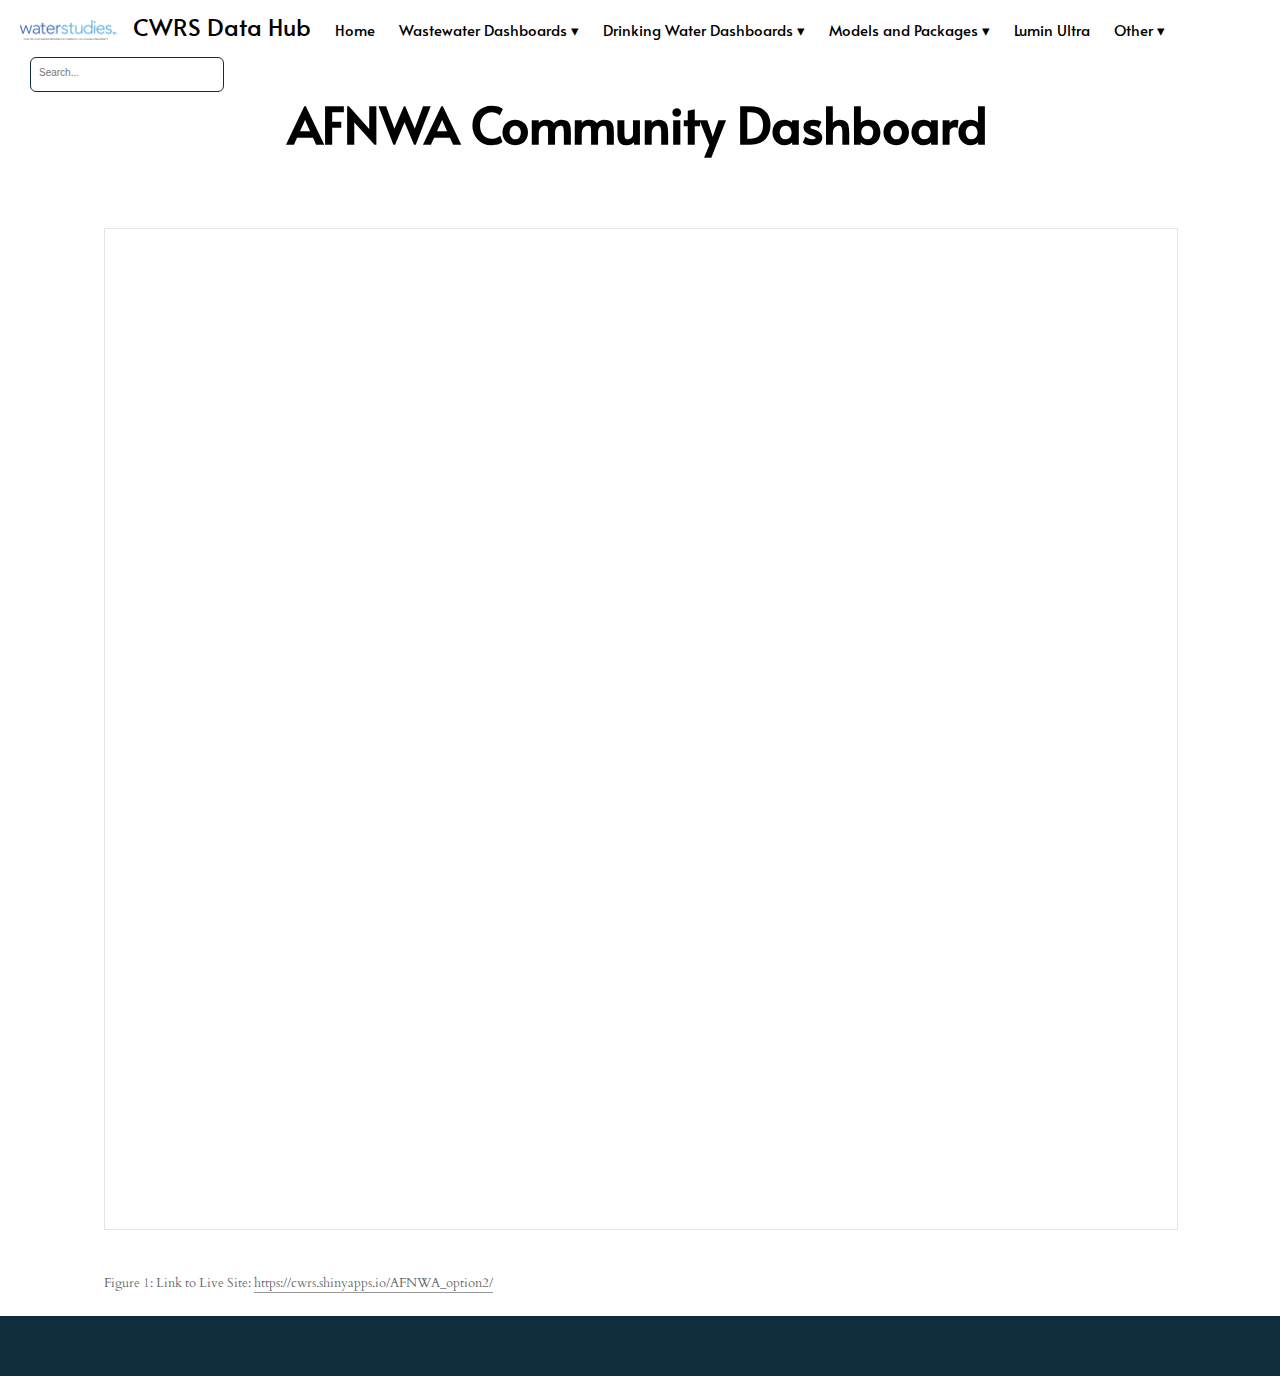
<file: docs/afnwa.html>
<!DOCTYPE html>

<html xmlns="http://www.w3.org/1999/xhtml" lang="" xml:lang="">

<head>
  <meta charset="utf-8"/>
  <meta name="viewport" content="width=device-width, initial-scale=1"/>
  <meta http-equiv="X-UA-Compatible" content="IE=Edge,chrome=1"/>
  <meta name="generator" content="distill" />

  <style type="text/css">
  /* Hide doc at startup (prevent jankiness while JS renders/transforms) */
  body {
    visibility: hidden;
  }
  </style>

 <!--radix_placeholder_import_source-->
 <!--/radix_placeholder_import_source-->

<style type="text/css">code{white-space: pre;}</style>
<style type="text/css" data-origin="pandoc">
pre > code.sourceCode { white-space: pre; position: relative; }
pre > code.sourceCode > span { display: inline-block; line-height: 1.25; }
pre > code.sourceCode > span:empty { height: 1.2em; }
.sourceCode { overflow: visible; }
code.sourceCode > span { color: inherit; text-decoration: inherit; }
div.sourceCode { margin: 1em 0; }
pre.sourceCode { margin: 0; }
@media screen {
div.sourceCode { overflow: auto; }
}
@media print {
pre > code.sourceCode { white-space: pre-wrap; }
pre > code.sourceCode > span { text-indent: -5em; padding-left: 5em; }
}
pre.numberSource code
  { counter-reset: source-line 0; }
pre.numberSource code > span
  { position: relative; left: -4em; counter-increment: source-line; }
pre.numberSource code > span > a:first-child::before
  { content: counter(source-line);
    position: relative; left: -1em; text-align: right; vertical-align: baseline;
    border: none; display: inline-block;
    -webkit-touch-callout: none; -webkit-user-select: none;
    -khtml-user-select: none; -moz-user-select: none;
    -ms-user-select: none; user-select: none;
    padding: 0 4px; width: 4em;
    color: #aaaaaa;
  }
pre.numberSource { margin-left: 3em; border-left: 1px solid #aaaaaa;  padding-left: 4px; }
div.sourceCode
  {   }
@media screen {
pre > code.sourceCode > span > a:first-child::before { text-decoration: underline; }
}
code span.al { color: #ad0000; } /* Alert */
code span.an { color: #5e5e5e; } /* Annotation */
code span.at { } /* Attribute */
code span.bn { color: #ad0000; } /* BaseN */
code span.bu { } /* BuiltIn */
code span.cf { color: #007ba5; } /* ControlFlow */
code span.ch { color: #20794d; } /* Char */
code span.cn { color: #8f5902; } /* Constant */
code span.co { color: #5e5e5e; } /* Comment */
code span.cv { color: #5e5e5e; font-style: italic; } /* CommentVar */
code span.do { color: #5e5e5e; font-style: italic; } /* Documentation */
code span.dt { color: #ad0000; } /* DataType */
code span.dv { color: #ad0000; } /* DecVal */
code span.er { color: #ad0000; } /* Error */
code span.ex { } /* Extension */
code span.fl { color: #ad0000; } /* Float */
code span.fu { color: #4758ab; } /* Function */
code span.im { } /* Import */
code span.in { color: #5e5e5e; } /* Information */
code span.kw { color: #007ba5; } /* Keyword */
code span.op { color: #5e5e5e; } /* Operator */
code span.ot { color: #007ba5; } /* Other */
code span.pp { color: #ad0000; } /* Preprocessor */
code span.sc { color: #5e5e5e; } /* SpecialChar */
code span.ss { color: #20794d; } /* SpecialString */
code span.st { color: #20794d; } /* String */
code span.va { color: #111111; } /* Variable */
code span.vs { color: #20794d; } /* VerbatimString */
code span.wa { color: #5e5e5e; font-style: italic; } /* Warning */
</style>


  <!--radix_placeholder_meta_tags-->
  <title>CWRS Data Hub: AFNWA Community Dashboard</title>


  <link rel="icon" type="image/png" href="water.png"/>


  <!--  https://developers.facebook.com/docs/sharing/webmasters#markup -->
  <meta property="og:title" content="CWRS Data Hub: AFNWA Community Dashboard"/>
  <meta property="og:type" content="article"/>
  <meta property="og:locale" content="en_US"/>
  <meta property="og:site_name" content="CWRS Data Hub"/>

  <!--  https://dev.twitter.com/cards/types/summary -->
  <meta property="twitter:card" content="summary"/>
  <meta property="twitter:title" content="CWRS Data Hub: AFNWA Community Dashboard"/>

  <!--/radix_placeholder_meta_tags-->
  <!--radix_placeholder_rmarkdown_metadata-->

  <script type="text/json" id="radix-rmarkdown-metadata">
  {"type":"list","attributes":{"names":{"type":"character","attributes":{},"value":["title"]}},"value":[{"type":"character","attributes":{},"value":["AFNWA Community Dashboard"]}]}
  </script>
  <!--/radix_placeholder_rmarkdown_metadata-->
  <!--radix_placeholder_navigation_in_header-->
  <meta name="distill:offset" content=""/>

  <script type="application/javascript">

    window.headroom_prevent_pin = false;

    window.document.addEventListener("DOMContentLoaded", function (event) {

      // initialize headroom for banner
      var header = $('header').get(0);
      var headerHeight = header.offsetHeight;
      var headroom = new Headroom(header, {
        tolerance: 5,
        onPin : function() {
          if (window.headroom_prevent_pin) {
            window.headroom_prevent_pin = false;
            headroom.unpin();
          }
        }
      });
      headroom.init();
      if(window.location.hash)
        headroom.unpin();
      $(header).addClass('headroom--transition');

      // offset scroll location for banner on hash change
      // (see: https://github.com/WickyNilliams/headroom.js/issues/38)
      window.addEventListener("hashchange", function(event) {
        window.scrollTo(0, window.pageYOffset - (headerHeight + 25));
      });

      // responsive menu
      $('.distill-site-header').each(function(i, val) {
        var topnav = $(this);
        var toggle = topnav.find('.nav-toggle');
        toggle.on('click', function() {
          topnav.toggleClass('responsive');
        });
      });

      // nav dropdowns
      $('.nav-dropbtn').click(function(e) {
        $(this).next('.nav-dropdown-content').toggleClass('nav-dropdown-active');
        $(this).parent().siblings('.nav-dropdown')
           .children('.nav-dropdown-content').removeClass('nav-dropdown-active');
      });
      $("body").click(function(e){
        $('.nav-dropdown-content').removeClass('nav-dropdown-active');
      });
      $(".nav-dropdown").click(function(e){
        e.stopPropagation();
      });
    });
  </script>

  <style type="text/css">

  /* Theme (user-documented overrideables for nav appearance) */

  .distill-site-nav {
    color: rgba(255, 255, 255, 0.8);
    background-color: #0F2E3D;
    font-size: 15px;
    font-weight: 300;
  }

  .distill-site-nav a {
    color: inherit;
    text-decoration: none;
  }

  .distill-site-nav a:hover {
    color: white;
  }

  @media print {
    .distill-site-nav {
      display: none;
    }
  }

  .distill-site-header {

  }

  .distill-site-footer {

  }


  /* Site Header */

  .distill-site-header {
    width: 100%;
    box-sizing: border-box;
    z-index: 3;
  }

  .distill-site-header .nav-left {
    display: inline-block;
    margin-left: 8px;
  }

  @media screen and (max-width: 768px) {
    .distill-site-header .nav-left {
      margin-left: 0;
    }
  }


  .distill-site-header .nav-right {
    float: right;
    margin-right: 8px;
  }

  .distill-site-header a,
  .distill-site-header .title {
    display: inline-block;
    text-align: center;
    padding: 14px 10px 14px 10px;
  }

  .distill-site-header .title {
    font-size: 18px;
    min-width: 150px;
  }

  .distill-site-header .logo {
    padding: 0;
  }

  .distill-site-header .logo img {
    display: none;
    max-height: 20px;
    width: auto;
    margin-bottom: -4px;
  }

  .distill-site-header .nav-image img {
    max-height: 18px;
    width: auto;
    display: inline-block;
    margin-bottom: -3px;
  }



  @media screen and (min-width: 1000px) {
    .distill-site-header .logo img {
      display: inline-block;
    }
    .distill-site-header .nav-left {
      margin-left: 20px;
    }
    .distill-site-header .nav-right {
      margin-right: 20px;
    }
    .distill-site-header .title {
      padding-left: 12px;
    }
  }


  .distill-site-header .nav-toggle {
    display: none;
  }

  .nav-dropdown {
    display: inline-block;
    position: relative;
  }

  .nav-dropdown .nav-dropbtn {
    border: none;
    outline: none;
    color: rgba(255, 255, 255, 0.8);
    padding: 16px 10px;
    background-color: transparent;
    font-family: inherit;
    font-size: inherit;
    font-weight: inherit;
    margin: 0;
    margin-top: 1px;
    z-index: 2;
  }

  .nav-dropdown-content {
    display: none;
    position: absolute;
    background-color: white;
    min-width: 200px;
    border: 1px solid rgba(0,0,0,0.15);
    border-radius: 4px;
    box-shadow: 0px 8px 16px 0px rgba(0,0,0,0.1);
    z-index: 1;
    margin-top: 2px;
    white-space: nowrap;
    padding-top: 4px;
    padding-bottom: 4px;
  }

  .nav-dropdown-content hr {
    margin-top: 4px;
    margin-bottom: 4px;
    border: none;
    border-bottom: 1px solid rgba(0, 0, 0, 0.1);
  }

  .nav-dropdown-active {
    display: block;
  }

  .nav-dropdown-content a, .nav-dropdown-content .nav-dropdown-header {
    color: black;
    padding: 6px 24px;
    text-decoration: none;
    display: block;
    text-align: left;
  }

  .nav-dropdown-content .nav-dropdown-header {
    display: block;
    padding: 5px 24px;
    padding-bottom: 0;
    text-transform: uppercase;
    font-size: 14px;
    color: #999999;
    white-space: nowrap;
  }

  .nav-dropdown:hover .nav-dropbtn {
    color: white;
  }

  .nav-dropdown-content a:hover {
    background-color: #ddd;
    color: black;
  }

  .nav-right .nav-dropdown-content {
    margin-left: -45%;
    right: 0;
  }

  @media screen and (max-width: 768px) {
    .distill-site-header a, .distill-site-header .nav-dropdown  {display: none;}
    .distill-site-header a.nav-toggle {
      float: right;
      display: block;
    }
    .distill-site-header .title {
      margin-left: 0;
    }
    .distill-site-header .nav-right {
      margin-right: 0;
    }
    .distill-site-header {
      overflow: hidden;
    }
    .nav-right .nav-dropdown-content {
      margin-left: 0;
    }
  }


  @media screen and (max-width: 768px) {
    .distill-site-header.responsive {position: relative; min-height: 500px; }
    .distill-site-header.responsive a.nav-toggle {
      position: absolute;
      right: 0;
      top: 0;
    }
    .distill-site-header.responsive a,
    .distill-site-header.responsive .nav-dropdown {
      display: block;
      text-align: left;
    }
    .distill-site-header.responsive .nav-left,
    .distill-site-header.responsive .nav-right {
      width: 100%;
    }
    .distill-site-header.responsive .nav-dropdown {float: none;}
    .distill-site-header.responsive .nav-dropdown-content {position: relative;}
    .distill-site-header.responsive .nav-dropdown .nav-dropbtn {
      display: block;
      width: 100%;
      text-align: left;
    }
  }

  /* Site Footer */

  .distill-site-footer {
    width: 100%;
    overflow: hidden;
    box-sizing: border-box;
    z-index: 3;
    margin-top: 30px;
    padding-top: 30px;
    padding-bottom: 30px;
    text-align: center;
  }

  /* Headroom */

  d-title {
    padding-top: 6rem;
  }

  @media print {
    d-title {
      padding-top: 4rem;
    }
  }

  .headroom {
    z-index: 1000;
    position: fixed;
    top: 0;
    left: 0;
    right: 0;
  }

  .headroom--transition {
    transition: all .4s ease-in-out;
  }

  .headroom--unpinned {
    top: -100px;
  }

  .headroom--pinned {
    top: 0;
  }

  /* adjust viewport for navbar height */
  /* helps vertically center bootstrap (non-distill) content */
  .min-vh-100 {
    min-height: calc(100vh - 100px) !important;
  }

  </style>

  <script src="site_libs/jquery-3.6.0/jquery-3.6.0.min.js"></script>
  <link href="site_libs/font-awesome-5.1.0/css/all.css" rel="stylesheet"/>
  <link href="site_libs/font-awesome-5.1.0/css/v4-shims.css" rel="stylesheet"/>
  <script src="site_libs/headroom-0.9.4/headroom.min.js"></script>
  <script src="site_libs/autocomplete-0.37.1/autocomplete.min.js"></script>
  <script src="site_libs/fuse-6.4.1/fuse.min.js"></script>

  <script type="application/javascript">

  function getMeta(metaName) {
    var metas = document.getElementsByTagName('meta');
    for (let i = 0; i < metas.length; i++) {
      if (metas[i].getAttribute('name') === metaName) {
        return metas[i].getAttribute('content');
      }
    }
    return '';
  }

  function offsetURL(url) {
    var offset = getMeta('distill:offset');
    return offset ? offset + '/' + url : url;
  }

  function createFuseIndex() {

    // create fuse index
    var options = {
      keys: [
        { name: 'title', weight: 20 },
        { name: 'categories', weight: 15 },
        { name: 'description', weight: 10 },
        { name: 'contents', weight: 5 },
      ],
      ignoreLocation: true,
      threshold: 0
    };
    var fuse = new window.Fuse([], options);

    // fetch the main search.json
    return fetch(offsetURL('search.json'))
      .then(function(response) {
        if (response.status == 200) {
          return response.json().then(function(json) {
            // index main articles
            json.articles.forEach(function(article) {
              fuse.add(article);
            });
            // download collections and index their articles
            return Promise.all(json.collections.map(function(collection) {
              return fetch(offsetURL(collection)).then(function(response) {
                if (response.status === 200) {
                  return response.json().then(function(articles) {
                    articles.forEach(function(article) {
                      fuse.add(article);
                    });
                  })
                } else {
                  return Promise.reject(
                    new Error('Unexpected status from search index request: ' +
                              response.status)
                  );
                }
              });
            })).then(function() {
              return fuse;
            });
          });

        } else {
          return Promise.reject(
            new Error('Unexpected status from search index request: ' +
                        response.status)
          );
        }
      });
  }

  window.document.addEventListener("DOMContentLoaded", function (event) {

    // get search element (bail if we don't have one)
    var searchEl = window.document.getElementById('distill-search');
    if (!searchEl)
      return;

    createFuseIndex()
      .then(function(fuse) {

        // make search box visible
        searchEl.classList.remove('hidden');

        // initialize autocomplete
        var options = {
          autoselect: true,
          hint: false,
          minLength: 2,
        };
        window.autocomplete(searchEl, options, [{
          source: function(query, callback) {
            const searchOptions = {
              isCaseSensitive: false,
              shouldSort: true,
              minMatchCharLength: 2,
              limit: 10,
            };
            var results = fuse.search(query, searchOptions);
            callback(results
              .map(function(result) { return result.item; })
            );
          },
          templates: {
            suggestion: function(suggestion) {
              var img = suggestion.preview && Object.keys(suggestion.preview).length > 0
                ? `<img src="${offsetURL(suggestion.preview)}"</img>`
                : '';
              var html = `
                <div class="search-item">
                  <h3>${suggestion.title}</h3>
                  <div class="search-item-description">
                    ${suggestion.description || ''}
                  </div>
                  <div class="search-item-preview">
                    ${img}
                  </div>
                </div>
              `;
              return html;
            }
          }
        }]).on('autocomplete:selected', function(event, suggestion) {
          window.location.href = offsetURL(suggestion.path);
        });
        // remove inline display style on autocompleter (we want to
        // manage responsive display via css)
        $('.algolia-autocomplete').css("display", "");
      })
      .catch(function(error) {
        console.log(error);
      });

  });

  </script>

  <style type="text/css">

  .nav-search {
    font-size: x-small;
  }

  /* Algolioa Autocomplete */

  .algolia-autocomplete {
    display: inline-block;
    margin-left: 10px;
    vertical-align: sub;
    background-color: white;
    color: black;
    padding: 6px;
    padding-top: 8px;
    padding-bottom: 0;
    border-radius: 6px;
    border: 1px #0F2E3D solid;
    width: 180px;
  }


  @media screen and (max-width: 768px) {
    .distill-site-nav .algolia-autocomplete {
      display: none;
      visibility: hidden;
    }
    .distill-site-nav.responsive .algolia-autocomplete {
      display: inline-block;
      visibility: visible;
    }
    .distill-site-nav.responsive .algolia-autocomplete .aa-dropdown-menu {
      margin-left: 0;
      width: 400px;
      max-height: 400px;
    }
  }

  .algolia-autocomplete .aa-input, .algolia-autocomplete .aa-hint {
    width: 90%;
    outline: none;
    border: none;
  }

  .algolia-autocomplete .aa-hint {
    color: #999;
  }
  .algolia-autocomplete .aa-dropdown-menu {
    width: 550px;
    max-height: 70vh;
    overflow-x: visible;
    overflow-y: scroll;
    padding: 5px;
    margin-top: 3px;
    margin-left: -150px;
    background-color: #fff;
    border-radius: 5px;
    border: 1px solid #999;
    border-top: none;
  }

  .algolia-autocomplete .aa-dropdown-menu .aa-suggestion {
    cursor: pointer;
    padding: 5px 4px;
    border-bottom: 1px solid #eee;
  }

  .algolia-autocomplete .aa-dropdown-menu .aa-suggestion:last-of-type {
    border-bottom: none;
    margin-bottom: 2px;
  }

  .algolia-autocomplete .aa-dropdown-menu .aa-suggestion .search-item {
    overflow: hidden;
    font-size: 0.8em;
    line-height: 1.4em;
  }

  .algolia-autocomplete .aa-dropdown-menu .aa-suggestion .search-item h3 {
    font-size: 1rem;
    margin-block-start: 0;
    margin-block-end: 5px;
  }

  .algolia-autocomplete .aa-dropdown-menu .aa-suggestion .search-item-description {
    display: inline-block;
    overflow: hidden;
    height: 2.8em;
    width: 80%;
    margin-right: 4%;
  }

  .algolia-autocomplete .aa-dropdown-menu .aa-suggestion .search-item-preview {
    display: inline-block;
    width: 15%;
  }

  .algolia-autocomplete .aa-dropdown-menu .aa-suggestion .search-item-preview img {
    height: 3em;
    width: auto;
    display: none;
  }

  .algolia-autocomplete .aa-dropdown-menu .aa-suggestion .search-item-preview img[src] {
    display: initial;
  }

  .algolia-autocomplete .aa-dropdown-menu .aa-suggestion.aa-cursor {
    background-color: #eee;
  }
  .algolia-autocomplete .aa-dropdown-menu .aa-suggestion em {
    font-weight: bold;
    font-style: normal;
  }

  </style>


  <!--/radix_placeholder_navigation_in_header-->
  <!--radix_placeholder_distill-->

  <style type="text/css">

  body {
    background-color: white;
  }

  .pandoc-table {
    width: 100%;
  }

  .pandoc-table>caption {
    margin-bottom: 10px;
  }

  .pandoc-table th:not([align]) {
    text-align: left;
  }

  .pagedtable-footer {
    font-size: 15px;
  }

  d-byline .byline {
    grid-template-columns: 2fr 2fr;
  }

  d-byline .byline h3 {
    margin-block-start: 1.5em;
  }

  d-byline .byline .authors-affiliations h3 {
    margin-block-start: 0.5em;
  }

  .authors-affiliations .orcid-id {
    width: 16px;
    height:16px;
    margin-left: 4px;
    margin-right: 4px;
    vertical-align: middle;
    padding-bottom: 2px;
  }

  d-title .dt-tags {
    margin-top: 1em;
    grid-column: text;
  }

  .dt-tags .dt-tag {
    text-decoration: none;
    display: inline-block;
    color: rgba(0,0,0,0.6);
    padding: 0em 0.4em;
    margin-right: 0.5em;
    margin-bottom: 0.4em;
    font-size: 70%;
    border: 1px solid rgba(0,0,0,0.2);
    border-radius: 3px;
    text-transform: uppercase;
    font-weight: 500;
  }

  d-article table.gt_table td,
  d-article table.gt_table th {
    border-bottom: none;
  }

  .html-widget {
    margin-bottom: 2.0em;
  }

  .l-screen-inset {
    padding-right: 16px;
  }

  .l-screen .caption {
    margin-left: 10px;
  }

  .shaded {
    background: rgb(247, 247, 247);
    padding-top: 20px;
    padding-bottom: 20px;
    border-top: 1px solid rgba(0, 0, 0, 0.1);
    border-bottom: 1px solid rgba(0, 0, 0, 0.1);
  }

  .shaded .html-widget {
    margin-bottom: 0;
    border: 1px solid rgba(0, 0, 0, 0.1);
  }

  .shaded .shaded-content {
    background: white;
  }

  .text-output {
    margin-top: 0;
    line-height: 1.5em;
  }

  .hidden {
    display: none !important;
  }

  d-article {
    padding-top: 2.5rem;
    padding-bottom: 30px;
  }

  d-appendix {
    padding-top: 30px;
  }

  d-article>p>img {
    width: 100%;
  }

  d-article h2 {
    margin: 1rem 0 1.5rem 0;
  }

  d-article h3 {
    margin-top: 1.5rem;
  }

  d-article iframe {
    border: 1px solid rgba(0, 0, 0, 0.1);
    margin-bottom: 2.0em;
    width: 100%;
  }

  /* Tweak code blocks */

  d-article div.sourceCode code,
  d-article pre code {
    font-family: Consolas, Monaco, 'Andale Mono', 'Ubuntu Mono', monospace;
  }

  d-article pre,
  d-article div.sourceCode,
  d-article div.sourceCode pre {
    overflow: auto;
  }

  d-article div.sourceCode {
    background-color: white;
  }

  d-article div.sourceCode pre {
    padding-left: 10px;
    font-size: 12px;
    border-left: 2px solid rgba(0,0,0,0.1);
  }

  d-article pre {
    font-size: 12px;
    color: black;
    background: none;
    margin-top: 0;
    text-align: left;
    white-space: pre;
    word-spacing: normal;
    word-break: normal;
    word-wrap: normal;
    line-height: 1.5;

    -moz-tab-size: 4;
    -o-tab-size: 4;
    tab-size: 4;

    -webkit-hyphens: none;
    -moz-hyphens: none;
    -ms-hyphens: none;
    hyphens: none;
  }

  d-article pre a {
    border-bottom: none;
  }

  d-article pre a:hover {
    border-bottom: none;
    text-decoration: underline;
  }

  d-article details {
    grid-column: text;
    margin-bottom: 0.8em;
  }

  @media(min-width: 768px) {

  d-article pre,
  d-article div.sourceCode,
  d-article div.sourceCode pre {
    overflow: visible !important;
  }

  d-article div.sourceCode pre {
    padding-left: 18px;
    font-size: 14px;
  }

  d-article pre {
    font-size: 14px;
  }

  }

  figure img.external {
    background: white;
    border: 1px solid rgba(0, 0, 0, 0.1);
    box-shadow: 0 1px 8px rgba(0, 0, 0, 0.1);
    padding: 18px;
    box-sizing: border-box;
  }

  /* CSS for d-contents */

  .d-contents {
    grid-column: text;
    color: rgba(0,0,0,0.8);
    font-size: 0.9em;
    padding-bottom: 1em;
    margin-bottom: 1em;
    padding-bottom: 0.5em;
    margin-bottom: 1em;
    padding-left: 0.25em;
    justify-self: start;
  }

  @media(min-width: 1000px) {
    .d-contents.d-contents-float {
      height: 0;
      grid-column-start: 1;
      grid-column-end: 4;
      justify-self: center;
      padding-right: 3em;
      padding-left: 2em;
    }
  }

  .d-contents nav h3 {
    font-size: 18px;
    margin-top: 0;
    margin-bottom: 1em;
  }

  .d-contents li {
    list-style-type: none
  }

  .d-contents nav > ul {
    padding-left: 0;
  }

  .d-contents ul {
    padding-left: 1em
  }

  .d-contents nav ul li {
    margin-top: 0.6em;
    margin-bottom: 0.2em;
  }

  .d-contents nav a {
    font-size: 13px;
    border-bottom: none;
    text-decoration: none
    color: rgba(0, 0, 0, 0.8);
  }

  .d-contents nav a:hover {
    text-decoration: underline solid rgba(0, 0, 0, 0.6)
  }

  .d-contents nav > ul > li > a {
    font-weight: 600;
  }

  .d-contents nav > ul > li > ul {
    font-weight: inherit;
  }

  .d-contents nav > ul > li > ul > li {
    margin-top: 0.2em;
  }


  .d-contents nav ul {
    margin-top: 0;
    margin-bottom: 0.25em;
  }

  .d-article-with-toc h2:nth-child(2) {
    margin-top: 0;
  }


  /* Figure */

  .figure {
    position: relative;
    margin-bottom: 2.5em;
    margin-top: 1.5em;
  }

  .figure img {
    width: 100%;
  }

  .figure .caption {
    color: rgba(0, 0, 0, 0.6);
    font-size: 12px;
    line-height: 1.5em;
  }

  .figure img.external {
    background: white;
    border: 1px solid rgba(0, 0, 0, 0.1);
    box-shadow: 0 1px 8px rgba(0, 0, 0, 0.1);
    padding: 18px;
    box-sizing: border-box;
  }

  .figure .caption a {
    color: rgba(0, 0, 0, 0.6);
  }

  .figure .caption b,
  .figure .caption strong, {
    font-weight: 600;
    color: rgba(0, 0, 0, 1.0);
  }

  /* Citations */

  d-article .citation {
    color: inherit;
    cursor: inherit;
  }

  div.hanging-indent{
    margin-left: 1em; text-indent: -1em;
  }

  /* Citation hover box */

  .tippy-box[data-theme~=light-border] {
    background-color: rgba(250, 250, 250, 0.95);
  }

  .tippy-content > p {
    margin-bottom: 0;
    padding: 2px;
  }


  /* Tweak 1000px media break to show more text */

  @media(min-width: 1000px) {
    .base-grid,
    distill-header,
    d-title,
    d-abstract,
    d-article,
    d-appendix,
    distill-appendix,
    d-byline,
    d-footnote-list,
    d-citation-list,
    distill-footer {
      grid-template-columns: [screen-start] 1fr [page-start kicker-start] 80px [middle-start] 50px [text-start kicker-end] 65px 65px 65px 65px 65px 65px 65px 65px [text-end gutter-start] 65px [middle-end] 65px [page-end gutter-end] 1fr [screen-end];
      grid-column-gap: 16px;
    }

    .grid {
      grid-column-gap: 16px;
    }

    d-article {
      font-size: 1.06rem;
      line-height: 1.7em;
    }
    figure .caption, .figure .caption, figure figcaption {
      font-size: 13px;
    }
  }

  @media(min-width: 1180px) {
    .base-grid,
    distill-header,
    d-title,
    d-abstract,
    d-article,
    d-appendix,
    distill-appendix,
    d-byline,
    d-footnote-list,
    d-citation-list,
    distill-footer {
      grid-template-columns: [screen-start] 1fr [page-start kicker-start] 60px [middle-start] 60px [text-start kicker-end] 60px 60px 60px 60px 60px 60px 60px 60px [text-end gutter-start] 60px [middle-end] 60px [page-end gutter-end] 1fr [screen-end];
      grid-column-gap: 32px;
    }

    .grid {
      grid-column-gap: 32px;
    }
  }


  /* Get the citation styles for the appendix (not auto-injected on render since
     we do our own rendering of the citation appendix) */

  d-appendix .citation-appendix,
  .d-appendix .citation-appendix {
    font-size: 11px;
    line-height: 15px;
    border-left: 1px solid rgba(0, 0, 0, 0.1);
    padding-left: 18px;
    border: 1px solid rgba(0,0,0,0.1);
    background: rgba(0, 0, 0, 0.02);
    padding: 10px 18px;
    border-radius: 3px;
    color: rgba(150, 150, 150, 1);
    overflow: hidden;
    margin-top: -12px;
    white-space: pre-wrap;
    word-wrap: break-word;
  }

  /* Include appendix styles here so they can be overridden */

  d-appendix {
    contain: layout style;
    font-size: 0.8em;
    line-height: 1.7em;
    margin-top: 60px;
    margin-bottom: 0;
    border-top: 1px solid rgba(0, 0, 0, 0.1);
    color: rgba(0,0,0,0.5);
    padding-top: 60px;
    padding-bottom: 48px;
  }

  d-appendix h3 {
    grid-column: page-start / text-start;
    font-size: 15px;
    font-weight: 500;
    margin-top: 1em;
    margin-bottom: 0;
    color: rgba(0,0,0,0.65);
  }

  d-appendix h3 + * {
    margin-top: 1em;
  }

  d-appendix ol {
    padding: 0 0 0 15px;
  }

  @media (min-width: 768px) {
    d-appendix ol {
      padding: 0 0 0 30px;
      margin-left: -30px;
    }
  }

  d-appendix li {
    margin-bottom: 1em;
  }

  d-appendix a {
    color: rgba(0, 0, 0, 0.6);
  }

  d-appendix > * {
    grid-column: text;
  }

  d-appendix > d-footnote-list,
  d-appendix > d-citation-list,
  d-appendix > distill-appendix {
    grid-column: screen;
  }

  /* Include footnote styles here so they can be overridden */

  d-footnote-list {
    contain: layout style;
  }

  d-footnote-list > * {
    grid-column: text;
  }

  d-footnote-list a.footnote-backlink {
    color: rgba(0,0,0,0.3);
    padding-left: 0.5em;
  }



  /* Anchor.js */

  .anchorjs-link {
    /*transition: all .25s linear; */
    text-decoration: none;
    border-bottom: none;
  }
  *:hover > .anchorjs-link {
    margin-left: -1.125em !important;
    text-decoration: none;
    border-bottom: none;
  }

  /* Social footer */

  .social_footer {
    margin-top: 30px;
    margin-bottom: 0;
    color: rgba(0,0,0,0.67);
  }

  .disqus-comments {
    margin-right: 30px;
  }

  .disqus-comment-count {
    border-bottom: 1px solid rgba(0, 0, 0, 0.4);
    cursor: pointer;
  }

  #disqus_thread {
    margin-top: 30px;
  }

  .article-sharing a {
    border-bottom: none;
    margin-right: 8px;
  }

  .article-sharing a:hover {
    border-bottom: none;
  }

  .sidebar-section.subscribe {
    font-size: 12px;
    line-height: 1.6em;
  }

  .subscribe p {
    margin-bottom: 0.5em;
  }


  .article-footer .subscribe {
    font-size: 15px;
    margin-top: 45px;
  }


  .sidebar-section.custom {
    font-size: 12px;
    line-height: 1.6em;
  }

  .custom p {
    margin-bottom: 0.5em;
  }

  /* Styles for listing layout (hide title) */
  .layout-listing d-title, .layout-listing .d-title {
    display: none;
  }

  /* Styles for posts lists (not auto-injected) */


  .posts-with-sidebar {
    padding-left: 45px;
    padding-right: 45px;
  }

  .posts-list .description h2,
  .posts-list .description p {
    font-family: -apple-system, BlinkMacSystemFont, "Segoe UI", Roboto, Oxygen, Ubuntu, Cantarell, "Fira Sans", "Droid Sans", "Helvetica Neue", Arial, sans-serif;
  }

  .posts-list .description h2 {
    font-weight: 700;
    border-bottom: none;
    padding-bottom: 0;
  }

  .posts-list h2.post-tag {
    border-bottom: 1px solid rgba(0, 0, 0, 0.2);
    padding-bottom: 12px;
  }
  .posts-list {
    margin-top: 60px;
    margin-bottom: 24px;
  }

  .posts-list .post-preview {
    text-decoration: none;
    overflow: hidden;
    display: block;
    border-bottom: 1px solid rgba(0, 0, 0, 0.1);
    padding: 24px 0;
  }

  .post-preview-last {
    border-bottom: none !important;
  }

  .posts-list .posts-list-caption {
    grid-column: screen;
    font-weight: 400;
  }

  .posts-list .post-preview h2 {
    margin: 0 0 6px 0;
    line-height: 1.2em;
    font-style: normal;
    font-size: 24px;
  }

  .posts-list .post-preview p {
    margin: 0 0 12px 0;
    line-height: 1.4em;
    font-size: 16px;
  }

  .posts-list .post-preview .thumbnail {
    box-sizing: border-box;
    margin-bottom: 24px;
    position: relative;
    max-width: 500px;
  }
  .posts-list .post-preview img {
    width: 100%;
    display: block;
  }

  .posts-list .metadata {
    font-size: 12px;
    line-height: 1.4em;
    margin-bottom: 18px;
  }

  .posts-list .metadata > * {
    display: inline-block;
  }

  .posts-list .metadata .publishedDate {
    margin-right: 2em;
  }

  .posts-list .metadata .dt-authors {
    display: block;
    margin-top: 0.3em;
    margin-right: 2em;
  }

  .posts-list .dt-tags {
    display: block;
    line-height: 1em;
  }

  .posts-list .dt-tags .dt-tag {
    display: inline-block;
    color: rgba(0,0,0,0.6);
    padding: 0.3em 0.4em;
    margin-right: 0.2em;
    margin-bottom: 0.4em;
    font-size: 60%;
    border: 1px solid rgba(0,0,0,0.2);
    border-radius: 3px;
    text-transform: uppercase;
    font-weight: 500;
  }

  .posts-list img {
    opacity: 1;
  }

  .posts-list img[data-src] {
    opacity: 0;
  }

  .posts-more {
    clear: both;
  }


  .posts-sidebar {
    font-size: 16px;
  }

  .posts-sidebar h3 {
    font-size: 16px;
    margin-top: 0;
    margin-bottom: 0.5em;
    font-weight: 400;
    text-transform: uppercase;
  }

  .sidebar-section {
    margin-bottom: 30px;
  }

  .categories ul {
    list-style-type: none;
    margin: 0;
    padding: 0;
  }

  .categories li {
    color: rgba(0, 0, 0, 0.8);
    margin-bottom: 0;
  }

  .categories li>a {
    border-bottom: none;
  }

  .categories li>a:hover {
    border-bottom: 1px solid rgba(0, 0, 0, 0.4);
  }

  .categories .active {
    font-weight: 600;
  }

  .categories .category-count {
    color: rgba(0, 0, 0, 0.4);
  }


  @media(min-width: 768px) {
    .posts-list .post-preview h2 {
      font-size: 26px;
    }
    .posts-list .post-preview .thumbnail {
      float: right;
      width: 30%;
      margin-bottom: 0;
    }
    .posts-list .post-preview .description {
      float: left;
      width: 45%;
    }
    .posts-list .post-preview .metadata {
      float: left;
      width: 20%;
      margin-top: 8px;
    }
    .posts-list .post-preview p {
      margin: 0 0 12px 0;
      line-height: 1.5em;
      font-size: 16px;
    }
    .posts-with-sidebar .posts-list {
      float: left;
      width: 75%;
    }
    .posts-with-sidebar .posts-sidebar {
      float: right;
      width: 20%;
      margin-top: 60px;
      padding-top: 24px;
      padding-bottom: 24px;
    }
  }


  /* Improve display for browsers without grid (IE/Edge <= 15) */

  .downlevel {
    line-height: 1.6em;
    font-family: -apple-system, BlinkMacSystemFont, "Segoe UI", Roboto, Oxygen, Ubuntu, Cantarell, "Fira Sans", "Droid Sans", "Helvetica Neue", Arial, sans-serif;
    margin: 0;
  }

  .downlevel .d-title {
    padding-top: 6rem;
    padding-bottom: 1.5rem;
  }

  .downlevel .d-title h1 {
    font-size: 50px;
    font-weight: 700;
    line-height: 1.1em;
    margin: 0 0 0.5rem;
  }

  .downlevel .d-title p {
    font-weight: 300;
    font-size: 1.2rem;
    line-height: 1.55em;
    margin-top: 0;
  }

  .downlevel .d-byline {
    padding-top: 0.8em;
    padding-bottom: 0.8em;
    font-size: 0.8rem;
    line-height: 1.8em;
  }

  .downlevel .section-separator {
    border: none;
    border-top: 1px solid rgba(0, 0, 0, 0.1);
  }

  .downlevel .d-article {
    font-size: 1.06rem;
    line-height: 1.7em;
    padding-top: 1rem;
    padding-bottom: 2rem;
  }


  .downlevel .d-appendix {
    padding-left: 0;
    padding-right: 0;
    max-width: none;
    font-size: 0.8em;
    line-height: 1.7em;
    margin-bottom: 0;
    color: rgba(0,0,0,0.5);
    padding-top: 40px;
    padding-bottom: 48px;
  }

  .downlevel .footnotes ol {
    padding-left: 13px;
  }

  .downlevel .base-grid,
  .downlevel .distill-header,
  .downlevel .d-title,
  .downlevel .d-abstract,
  .downlevel .d-article,
  .downlevel .d-appendix,
  .downlevel .distill-appendix,
  .downlevel .d-byline,
  .downlevel .d-footnote-list,
  .downlevel .d-citation-list,
  .downlevel .distill-footer,
  .downlevel .appendix-bottom,
  .downlevel .posts-container {
    padding-left: 40px;
    padding-right: 40px;
  }

  @media(min-width: 768px) {
    .downlevel .base-grid,
    .downlevel .distill-header,
    .downlevel .d-title,
    .downlevel .d-abstract,
    .downlevel .d-article,
    .downlevel .d-appendix,
    .downlevel .distill-appendix,
    .downlevel .d-byline,
    .downlevel .d-footnote-list,
    .downlevel .d-citation-list,
    .downlevel .distill-footer,
    .downlevel .appendix-bottom,
    .downlevel .posts-container {
    padding-left: 150px;
    padding-right: 150px;
    max-width: 900px;
  }
  }

  .downlevel pre code {
    display: block;
    border-left: 2px solid rgba(0, 0, 0, .1);
    padding: 0 0 0 20px;
    font-size: 14px;
  }

  .downlevel code, .downlevel pre {
    color: black;
    background: none;
    font-family: Consolas, Monaco, 'Andale Mono', 'Ubuntu Mono', monospace;
    text-align: left;
    white-space: pre;
    word-spacing: normal;
    word-break: normal;
    word-wrap: normal;
    line-height: 1.5;

    -moz-tab-size: 4;
    -o-tab-size: 4;
    tab-size: 4;

    -webkit-hyphens: none;
    -moz-hyphens: none;
    -ms-hyphens: none;
    hyphens: none;
  }

  .downlevel .posts-list .post-preview {
    color: inherit;
  }



  </style>

  <script type="application/javascript">

  function is_downlevel_browser() {
    if (bowser.isUnsupportedBrowser({ msie: "12", msedge: "16"},
                                   window.navigator.userAgent)) {
      return true;
    } else {
      return window.load_distill_framework === undefined;
    }
  }

  // show body when load is complete
  function on_load_complete() {

    // add anchors
    if (window.anchors) {
      window.anchors.options.placement = 'left';
      window.anchors.add('d-article > h2, d-article > h3, d-article > h4, d-article > h5');
    }


    // set body to visible
    document.body.style.visibility = 'visible';

    // force redraw for leaflet widgets
    if (window.HTMLWidgets) {
      var maps = window.HTMLWidgets.findAll(".leaflet");
      $.each(maps, function(i, el) {
        var map = this.getMap();
        map.invalidateSize();
        map.eachLayer(function(layer) {
          if (layer instanceof L.TileLayer)
            layer.redraw();
        });
      });
    }

    // trigger 'shown' so htmlwidgets resize
    $('d-article').trigger('shown');
  }

  function init_distill() {

    init_common();

    // create front matter
    var front_matter = $('<d-front-matter></d-front-matter>');
    $('#distill-front-matter').wrap(front_matter);

    // create d-title
    $('.d-title').changeElementType('d-title');

    // create d-byline
    var byline = $('<d-byline></d-byline>');
    $('.d-byline').replaceWith(byline);

    // create d-article
    var article = $('<d-article></d-article>');
    $('.d-article').wrap(article).children().unwrap();

    // move posts container into article
    $('.posts-container').appendTo($('d-article'));

    // create d-appendix
    $('.d-appendix').changeElementType('d-appendix');

    // flag indicating that we have appendix items
    var appendix = $('.appendix-bottom').children('h3').length > 0;

    // replace footnotes with <d-footnote>
    $('.footnote-ref').each(function(i, val) {
      appendix = true;
      var href = $(this).attr('href');
      var id = href.replace('#', '');
      var fn = $('#' + id);
      var fn_p = $('#' + id + '>p');
      fn_p.find('.footnote-back').remove();
      var text = fn_p.html();
      var dtfn = $('<d-footnote></d-footnote>');
      dtfn.html(text);
      $(this).replaceWith(dtfn);
    });
    // remove footnotes
    $('.footnotes').remove();

    // move refs into #references-listing
    $('#references-listing').replaceWith($('#refs'));

    $('h1.appendix, h2.appendix').each(function(i, val) {
      $(this).changeElementType('h3');
    });
    $('h3.appendix').each(function(i, val) {
      var id = $(this).attr('id');
      $('.d-contents a[href="#' + id + '"]').parent().remove();
      appendix = true;
      $(this).nextUntil($('h1, h2, h3')).addBack().appendTo($('d-appendix'));
    });

    // show d-appendix if we have appendix content
    $("d-appendix").css('display', appendix ? 'grid' : 'none');

    // localize layout chunks to just output
    $('.layout-chunk').each(function(i, val) {

      // capture layout
      var layout = $(this).attr('data-layout');

      // apply layout to markdown level block elements
      var elements = $(this).children().not('details, div.sourceCode, pre, script');
      elements.each(function(i, el) {
        var layout_div = $('<div class="' + layout + '"></div>');
        if (layout_div.hasClass('shaded')) {
          var shaded_content = $('<div class="shaded-content"></div>');
          $(this).wrap(shaded_content);
          $(this).parent().wrap(layout_div);
        } else {
          $(this).wrap(layout_div);
        }
      });


      // unwrap the layout-chunk div
      $(this).children().unwrap();
    });

    // remove code block used to force  highlighting css
    $('.distill-force-highlighting-css').parent().remove();

    // remove empty line numbers inserted by pandoc when using a
    // custom syntax highlighting theme
    $('code.sourceCode a:empty').remove();

    // load distill framework
    load_distill_framework();

    // wait for window.distillRunlevel == 4 to do post processing
    function distill_post_process() {

      if (!window.distillRunlevel || window.distillRunlevel < 4)
        return;

      // hide author/affiliations entirely if we have no authors
      var front_matter = JSON.parse($("#distill-front-matter").html());
      var have_authors = front_matter.authors && front_matter.authors.length > 0;
      if (!have_authors)
        $('d-byline').addClass('hidden');

      // article with toc class
      $('.d-contents').parent().addClass('d-article-with-toc');

      // strip links that point to #
      $('.authors-affiliations').find('a[href="#"]').removeAttr('href');

      // add orcid ids
      $('.authors-affiliations').find('.author').each(function(i, el) {
        var orcid_id = front_matter.authors[i].orcidID;
        if (orcid_id) {
          var a = $('<a></a>');
          a.attr('href', 'https://orcid.org/' + orcid_id);
          var img = $('<img></img>');
          img.addClass('orcid-id');
          img.attr('alt', 'ORCID ID');
          img.attr('src','[data-uri]');
          a.append(img);
          $(this).append(a);
        }
      });

      // hide elements of author/affiliations grid that have no value
      function hide_byline_column(caption) {
        $('d-byline').find('h3:contains("' + caption + '")').parent().css('visibility', 'hidden');
      }

      // affiliations
      var have_affiliations = false;
      for (var i = 0; i<front_matter.authors.length; ++i) {
        var author = front_matter.authors[i];
        if (author.affiliation !== "&nbsp;") {
          have_affiliations = true;
          break;
        }
      }
      if (!have_affiliations)
        $('d-byline').find('h3:contains("Affiliations")').css('visibility', 'hidden');

      // published date
      if (!front_matter.publishedDate)
        hide_byline_column("Published");

      // document object identifier
      var doi = $('d-byline').find('h3:contains("DOI")');
      var doi_p = doi.next().empty();
      if (!front_matter.doi) {
        // if we have a citation and valid citationText then link to that
        if ($('#citation').length > 0 && front_matter.citationText) {
          doi.html('Citation');
          $('<a href="#citation"></a>')
            .text(front_matter.citationText)
            .appendTo(doi_p);
        } else {
          hide_byline_column("DOI");
        }
      } else {
        $('<a></a>')
           .attr('href', "https://doi.org/" + front_matter.doi)
           .html(front_matter.doi)
           .appendTo(doi_p);
      }

       // change plural form of authors/affiliations
      if (front_matter.authors.length === 1) {
        var grid = $('.authors-affiliations');
        grid.children('h3:contains("Authors")').text('Author');
        grid.children('h3:contains("Affiliations")').text('Affiliation');
      }

      // remove d-appendix and d-footnote-list local styles
      $('d-appendix > style:first-child').remove();
      $('d-footnote-list > style:first-child').remove();

      // move appendix-bottom entries to the bottom
      $('.appendix-bottom').appendTo('d-appendix').children().unwrap();
      $('.appendix-bottom').remove();

      // hoverable references
      $('span.citation[data-cites]').each(function() {
        var refs = $(this).attr('data-cites').split(" ");
        var refHtml = refs.map(function(ref) {
          return "<p>" + $('#ref-' + ref).html() + "</p>";
        }).join("\n");
        window.tippy(this, {
          allowHTML: true,
          content: refHtml,
          maxWidth: 500,
          interactive: true,
          interactiveBorder: 10,
          theme: 'light-border',
          placement: 'bottom-start'
        });
      });

      // clear polling timer
      clearInterval(tid);

      // show body now that everything is ready
      on_load_complete();
    }

    var tid = setInterval(distill_post_process, 50);
    distill_post_process();

  }

  function init_downlevel() {

    init_common();

     // insert hr after d-title
    $('.d-title').after($('<hr class="section-separator"/>'));

    // check if we have authors
    var front_matter = JSON.parse($("#distill-front-matter").html());
    var have_authors = front_matter.authors && front_matter.authors.length > 0;

    // manage byline/border
    if (!have_authors)
      $('.d-byline').remove();
    $('.d-byline').after($('<hr class="section-separator"/>'));
    $('.d-byline a').remove();

    // remove toc
    $('.d-contents').remove();

    // move appendix elements
    $('h1.appendix, h2.appendix').each(function(i, val) {
      $(this).changeElementType('h3');
    });
    $('h3.appendix').each(function(i, val) {
      $(this).nextUntil($('h1, h2, h3')).addBack().appendTo($('.d-appendix'));
    });


    // inject headers into references and footnotes
    var refs_header = $('<h3></h3>');
    refs_header.text('References');
    $('#refs').prepend(refs_header);

    var footnotes_header = $('<h3></h3');
    footnotes_header.text('Footnotes');
    $('.footnotes').children('hr').first().replaceWith(footnotes_header);

    // move appendix-bottom entries to the bottom
    $('.appendix-bottom').appendTo('.d-appendix').children().unwrap();
    $('.appendix-bottom').remove();

    // remove appendix if it's empty
    if ($('.d-appendix').children().length === 0)
      $('.d-appendix').remove();

    // prepend separator above appendix
    $('.d-appendix').before($('<hr class="section-separator" style="clear: both"/>'));

    // trim code
    $('pre>code').each(function(i, val) {
      $(this).html($.trim($(this).html()));
    });

    // move posts-container right before article
    $('.posts-container').insertBefore($('.d-article'));

    $('body').addClass('downlevel');

    on_load_complete();
  }


  function init_common() {

    // jquery plugin to change element types
    (function($) {
      $.fn.changeElementType = function(newType) {
        var attrs = {};

        $.each(this[0].attributes, function(idx, attr) {
          attrs[attr.nodeName] = attr.nodeValue;
        });

        this.replaceWith(function() {
          return $("<" + newType + "/>", attrs).append($(this).contents());
        });
      };
    })(jQuery);

    // prevent underline for linked images
    $('a > img').parent().css({'border-bottom' : 'none'});

    // mark non-body figures created by knitr chunks as 100% width
    $('.layout-chunk').each(function(i, val) {
      var figures = $(this).find('img, .html-widget');
      if ($(this).attr('data-layout') !== "l-body") {
        figures.css('width', '100%');
      } else {
        figures.css('max-width', '100%');
        figures.filter("[width]").each(function(i, val) {
          var fig = $(this);
          fig.css('width', fig.attr('width') + 'px');
        });

      }
    });

    // auto-append index.html to post-preview links in file: protocol
    // and in rstudio ide preview
    $('.post-preview').each(function(i, val) {
      if (window.location.protocol === "file:")
        $(this).attr('href', $(this).attr('href') + "index.html");
    });

    // get rid of index.html references in header
    if (window.location.protocol !== "file:") {
      $('.distill-site-header a[href]').each(function(i,val) {
        $(this).attr('href', $(this).attr('href').replace("index.html", "./"));
      });
    }

    // add class to pandoc style tables
    $('tr.header').parent('thead').parent('table').addClass('pandoc-table');
    $('.kable-table').children('table').addClass('pandoc-table');

    // add figcaption style to table captions
    $('caption').parent('table').addClass("figcaption");

    // initialize posts list
    if (window.init_posts_list)
      window.init_posts_list();

    // implmement disqus comment link
    $('.disqus-comment-count').click(function() {
      window.headroom_prevent_pin = true;
      $('#disqus_thread').toggleClass('hidden');
      if (!$('#disqus_thread').hasClass('hidden')) {
        var offset = $(this).offset();
        $(window).resize();
        $('html, body').animate({
          scrollTop: offset.top - 35
        });
      }
    });
  }

  document.addEventListener('DOMContentLoaded', function() {
    if (is_downlevel_browser())
      init_downlevel();
    else
      window.addEventListener('WebComponentsReady', init_distill);
  });

  </script>

  <style type="text/css">
  /* base variables */

  /* Edit the CSS properties in this file to create a custom
     Distill theme. Only edit values in the right column
     for each row; values shown are the CSS defaults.
     To return any property to the default,
     you may set its value to: unset
     All rows must end with a semi-colon.                      */

  /* Optional: embed custom fonts here with `@import`          */
  /* This must remain at the top of this file.                 */



  html {
    /*-- Main font sizes --*/
    --title-size:      50px;
    --body-size:       1.06rem;
    --code-size:       14px;
    --aside-size:      12px;
    --fig-cap-size:    13px;
    /*-- Main font colors --*/
    --title-color:     #000000;
    --header-color:    rgba(0, 0, 0, 0.8);
    --body-color:      rgba(0, 0, 0, 0.8);
    --aside-color:     rgba(0, 0, 0, 0.6);
    --fig-cap-color:   rgba(0, 0, 0, 0.6);
    /*-- Specify custom fonts ~~~ must be imported above   --*/
    --heading-font:    sans-serif;
    --mono-font:       monospace;
    --body-font:       sans-serif;
    --navbar-font:     sans-serif;  /* websites + blogs only */
  }

  /*-- ARTICLE METADATA --*/
  d-byline {
    --heading-size:    0.6rem;
    --heading-color:   rgba(0, 0, 0, 0.5);
    --body-size:       0.8rem;
    --body-color:      rgba(0, 0, 0, 0.8);
  }

  /*-- ARTICLE TABLE OF CONTENTS --*/
  .d-contents {
    --heading-size:    18px;
    --contents-size:   13px;
  }

  /*-- ARTICLE APPENDIX --*/
  d-appendix {
    --heading-size:    15px;
    --heading-color:   rgba(0, 0, 0, 0.65);
    --text-size:       0.8em;
    --text-color:      rgba(0, 0, 0, 0.5);
  }

  /*-- WEBSITE HEADER + FOOTER --*/
  /* These properties only apply to Distill sites and blogs  */

  .distill-site-header {
    --title-size:       18px;
    --text-color:       rgba(255, 255, 255, 0.8);
    --text-size:        15px;
    --hover-color:      white;
    --bkgd-color:       #0F2E3D;
  }

  .distill-site-footer {
    --text-color:       rgba(255, 255, 255, 0.8);
    --text-size:        15px;
    --hover-color:      white;
    --bkgd-color:       #0F2E3D;
  }

  /*-- Additional custom styles --*/
  /* Add any additional CSS rules below                      */
  </style>
  <style type="text/css">/* base variables */

  /* Edit the CSS properties in this file to create a custom
     Distill theme. Only edit values in the right column
     for each row; values shown are the CSS defaults.
     To return any property to the default,
     you may set its value to: unset
     All rows must end with a semi-colon.                      */

  /* Optional: embed custom fonts here with `@import`          */
  /* This must remain at the top of this file.                 */
  @import url('https://fonts.googleapis.com/css2?family=Cardo');
  @import url('https://fonts.googleapis.com/css2?family=Alata');


  html {
    /*-- Main font sizes --*/
    --title-size:      50px;
    --body-size:       1.075rem;                   /* edited */
    --code-size:       14px;
    --aside-size:      12px;
    --fig-cap-size:    13px;
    /*-- Main font colors --*/
    --title-color:     #000000;
    --heading-color:   rgba(0, 0, 0, 0.8);
    --body-color:      rgba(0, 0, 0, 0.8);
    --aside-color:     rgba(0, 0, 0, 0.6);
    --fig-cap-color:   rgba(0, 0, 0, 0.6);
    /*-- Specify custom fonts ~~~ must be imported above   --*/
    --heading-font:    'Alata', sans-serif;        /* edited */
    --mono-font:       monospace;
    --body-font:       'Cardo', serif;             /* edited */
    --navbar-font:     'Alata', sans-serif;        /* edited */
  }

  /*-- ARTICLE METADATA --*/

  d-title{
    margin-bottom: -20px;
  }

  d-byline {
    --heading-size:    20px;
    --heading-color:   rgba(0, 0, 0, 0.5);
    --body-size:       16px;
    --body-color:      rgba(0, 0, 0, 0.8);
  }

  d-byline{
    margin-bottom: -100px;
    border: none;
  }


  d-article{
    margin-bottom: -80px;
    border: none;
  }
  /*-- ARTICLE TABLE OF CONTENTS --*/

  /*-- ARTICLE APPENDIX --*/
  d-appendix {
    --heading-size:    15px;
    --heading-color:   rgba(0, 0, 0, 0.65);
    --text-size:       1.075rem;                   /* edited */
    --text-color:      rgb(0, 0, 0);               /* edited */
  }

  /*-- WEBSITE HEADER + FOOTER --*/
  /* These properties only apply to Distill sites and blogs  */

  .distill-site-header {
    --title-size:       24px;
    --text-color:       #000;                     /* edited */
    --text-size:        15px;
    --logo-size:        30px;
    --hover-color:      #6495ED;                  /* edited */
    --bkgd-color:       #fff;                     /* edited */
  }

  .distill-site-header-logo img {
  width: 20px;
  height: 30px;
  }

  .distill-site-footer {
    --text-color:       rgba(255, 255, 255, 0.8);
    --text-size:        15px;
    --hover-color:      white;
    --bkgd-color:       #0F2E3D;
  }

  /*-- Additional custom styles --*/

  .categories li > a:hover {
      color: #00ff00;
      border-bottom: 1px #000000;
  }

  p a:hover  {
      color: #000000;
  }

  /* Change appearance of headers */
  h1, h2, h3, h4, h5 {
      font-weight: 700;
  }

  /* Use specific font in the body of the text */
  html, body, p {
      font-weight: 200;
      /*line-height: 1.3rem; */
      /*font-style: normal;*/
  }

  ul > li::marker {
      font-weight: 700;
      font-size: 1.125em;
  }</style>
  <style type="text/css">
  /* base style */

  /* FONT FAMILIES */

  :root {
    --heading-default: -apple-system, BlinkMacSystemFont, "Segoe UI", Roboto, Oxygen, Ubuntu, Cantarell, "Fira Sans", "Droid Sans", "Helvetica Neue", Arial, sans-serif;
    --mono-default: Consolas, Monaco, 'Andale Mono', 'Ubuntu Mono', monospace;
    --body-default: -apple-system, BlinkMacSystemFont, "Segoe UI", Roboto, Oxygen, Ubuntu, Cantarell, "Fira Sans", "Droid Sans", "Helvetica Neue", Arial, sans-serif;
  }

  body,
  .posts-list .post-preview p,
  .posts-list .description p {
    font-family: var(--body-font), var(--body-default);
  }

  h1, h2, h3, h4, h5, h6,
  .posts-list .post-preview h2,
  .posts-list .description h2 {
    font-family: var(--heading-font), var(--heading-default);
  }

  d-article div.sourceCode code,
  d-article pre code {
    font-family: var(--mono-font), var(--mono-default);
  }


  /*-- TITLE --*/
  d-title h1,
  .posts-list > h1 {
    color: var(--title-color, black);
  }

  d-title h1 {
    font-size: var(--title-size, 50px);
  }

  /*-- HEADERS --*/
  d-article h1,
  d-article h2,
  d-article h3,
  d-article h4,
  d-article h5,
  d-article h6 {
    color: var(--header-color, rgba(0, 0, 0, 0.8));
  }

  /*-- BODY --*/
  d-article > p,  /* only text inside of <p> tags */
  d-article > ul, /* lists */
  d-article > ol {
    color: var(--body-color, rgba(0, 0, 0, 0.8));
    font-size: var(--body-size, 1.06rem);
  }


  /*-- CODE --*/
  d-article div.sourceCode code,
  d-article pre code {
    font-size: var(--code-size, 14px);
  }

  /*-- ASIDE --*/
  d-article aside {
    font-size: var(--aside-size, 12px);
    color: var(--aside-color, rgba(0, 0, 0, 0.6));
  }

  /*-- FIGURE CAPTIONS --*/
  figure .caption,
  figure figcaption,
  .figure .caption {
    font-size: var(--fig-cap-size, 13px);
    color: var(--fig-cap-color, rgba(0, 0, 0, 0.6));
  }

  /*-- METADATA --*/
  d-byline h3 {
    font-size: var(--heading-size, 0.6rem);
    color: var(--heading-color, rgba(0, 0, 0, 0.5));
  }

  d-byline {
    font-size: var(--body-size, 0.8rem);
    color: var(--body-color, rgba(0, 0, 0, 0.8));
  }

  d-byline a,
  d-article d-byline a {
    color: var(--body-color, rgba(0, 0, 0, 0.8));
  }

  /*-- TABLE OF CONTENTS --*/
  .d-contents nav h3 {
    font-size: var(--heading-size, 18px);
  }

  .d-contents nav a {
    font-size: var(--contents-size, 13px);
  }

  /*-- APPENDIX --*/
  d-appendix h3 {
    font-size: var(--heading-size, 15px);
    color: var(--heading-color, rgba(0, 0, 0, 0.65));
  }

  d-appendix {
    font-size: var(--text-size, 0.8em);
    color: var(--text-color, rgba(0, 0, 0, 0.5));
  }

  d-appendix d-footnote-list a.footnote-backlink {
    color: var(--text-color, rgba(0, 0, 0, 0.5));
  }

  /*-- WEBSITE HEADER + FOOTER --*/
  .distill-site-header .title {
    font-size: var(--title-size, 18px);
    font-family: var(--navbar-font), var(--heading-default);
  }

  .distill-site-header a,
  .nav-dropdown .nav-dropbtn {
    font-family: var(--navbar-font), var(--heading-default);
  }

  .nav-dropdown .nav-dropbtn {
    color: var(--text-color, rgba(255, 255, 255, 0.8));
    font-size: var(--text-size, 15px);
  }

  .distill-site-header a:hover,
  .nav-dropdown:hover .nav-dropbtn {
    color: var(--hover-color, white);
  }

  .distill-site-header {
    font-size: var(--text-size, 15px);
    color: var(--text-color, rgba(255, 255, 255, 0.8));
    background-color: var(--bkgd-color, #0F2E3D);
  }

  .distill-site-footer {
    font-size: var(--text-size, 15px);
    color: var(--text-color, rgba(255, 255, 255, 0.8));
    background-color: var(--bkgd-color, #0F2E3D);
  }

  .distill-site-footer a:hover {
    color: var(--hover-color, white);
  }</style>
  <!--/radix_placeholder_distill-->
  <script src="site_libs/header-attrs-2.11/header-attrs.js"></script>
  <script src="site_libs/popper-2.6.0/popper.min.js"></script>
  <link href="site_libs/tippy-6.2.7/tippy.css" rel="stylesheet" />
  <link href="site_libs/tippy-6.2.7/tippy-light-border.css" rel="stylesheet" />
  <script src="site_libs/tippy-6.2.7/tippy.umd.min.js"></script>
  <script src="site_libs/anchor-4.2.2/anchor.min.js"></script>
  <script src="site_libs/bowser-1.9.3/bowser.min.js"></script>
  <script src="site_libs/webcomponents-2.0.0/webcomponents.js"></script>
  <script src="site_libs/distill-2.2.21/template.v2.js"></script>
  <!--radix_placeholder_site_in_header-->
  <!--/radix_placeholder_site_in_header-->


</head>

<body>

<!--radix_placeholder_front_matter-->

<script id="distill-front-matter" type="text/json">
{"title":"AFNWA Community Dashboard","authors":[]}
</script>

<!--/radix_placeholder_front_matter-->
<!--radix_placeholder_navigation_before_body-->
<header class="header header--fixed" role="banner">
<nav class="distill-site-nav distill-site-header">
<div class="nav-left">
<a class="logo" href="https://reillypickard.github.io/CwrsDataHub.io/">
<img src="water-studies.png" alt="Logo"/>
</a>
<a href="index.html" class="title">CWRS Data Hub</a>
<a href="index.html">Home</a>
<div class="nav-dropdown">
<button class="nav-dropbtn">
Wastewater Dashboards
 
<span class="down-arrow">&#x25BE;</span>
</button>
<div class="nav-dropdown-content">
<a href="c19ww.html">Covid-19 Wastewater Research</a>
<a href="wwtp.html">WWTF Optimization Project</a>
</div>
</div>
<div class="nav-dropdown">
<button class="nav-dropbtn">
Drinking Water Dashboards
 
<span class="down-arrow">&#x25BE;</span>
</button>
<div class="nav-dropdown-content">
<a href="afnwa.html">AFNWA</a>
<a href="lmp.html">Lake Major</a>
</div>
</div>
<div class="nav-dropdown">
<button class="nav-dropbtn">
Models and Packages
 
<span class="down-arrow">&#x25BE;</span>
</button>
<div class="nav-dropdown-content">
<a href="LRC.html">Lead Release Control</a>
<a href="pack.html">Packages</a>
</div>
</div>
<a href="lumin.html">Lumin Ultra</a>
<div class="nav-dropdown">
<button class="nav-dropbtn">
Other
 
<span class="down-arrow">&#x25BE;</span>
</button>
<div class="nav-dropdown-content">
<a href="example.html">Examples</a>
<a href="tut.html">Tutorials</a>
</div>
</div>
<input id="distill-search" class="nav-search hidden" type="text" placeholder="Search..."/>
</div>
<div class="nav-right">
<a href="javascript:void(0);" class="nav-toggle">&#9776;</a>
</div>
</nav>
</header>
<!--/radix_placeholder_navigation_before_body-->
<!--radix_placeholder_site_before_body-->
<!--/radix_placeholder_site_before_body-->

<div class="d-title">
<h1>AFNWA Community Dashboard</h1>
<!--radix_placeholder_categories-->
<!--/radix_placeholder_categories-->

</div>


<div class="d-article">
<div class="layout-chunk" data-layout="l-page">
<div class="figure"><span style="display:block;" id="fig:unnamed-chunk-1"></span>
<iframe src="   https://cwrs.shinyapps.io/AFNWA_option2/?showcase=0" width="624" height="1000px" data-external="1">
</iframe>
<p class="caption">
Figure 1: Link to Live Site: <a href="https://cwrs.shinyapps.io/AFNWA_option2/" class="uri">https://cwrs.shinyapps.io/AFNWA_option2/</a>
</p>
</div>
</div>
<div class="sourceCode" id="cb1"><pre class="sourceCode r distill-force-highlighting-css"><code class="sourceCode r"></code></pre></div>
<!--radix_placeholder_article_footer-->
<!--/radix_placeholder_article_footer-->
</div>

<div class="d-appendix">
</div>


<!--radix_placeholder_site_after_body-->
<!--/radix_placeholder_site_after_body-->
<!--radix_placeholder_appendices-->
<div class="appendix-bottom"></div>
<!--/radix_placeholder_appendices-->
<!--radix_placeholder_navigation_after_body-->
<div class="distill-site-nav distill-site-footer">

</div>
<!--/radix_placeholder_navigation_after_body-->


</body>

</html>
</file>
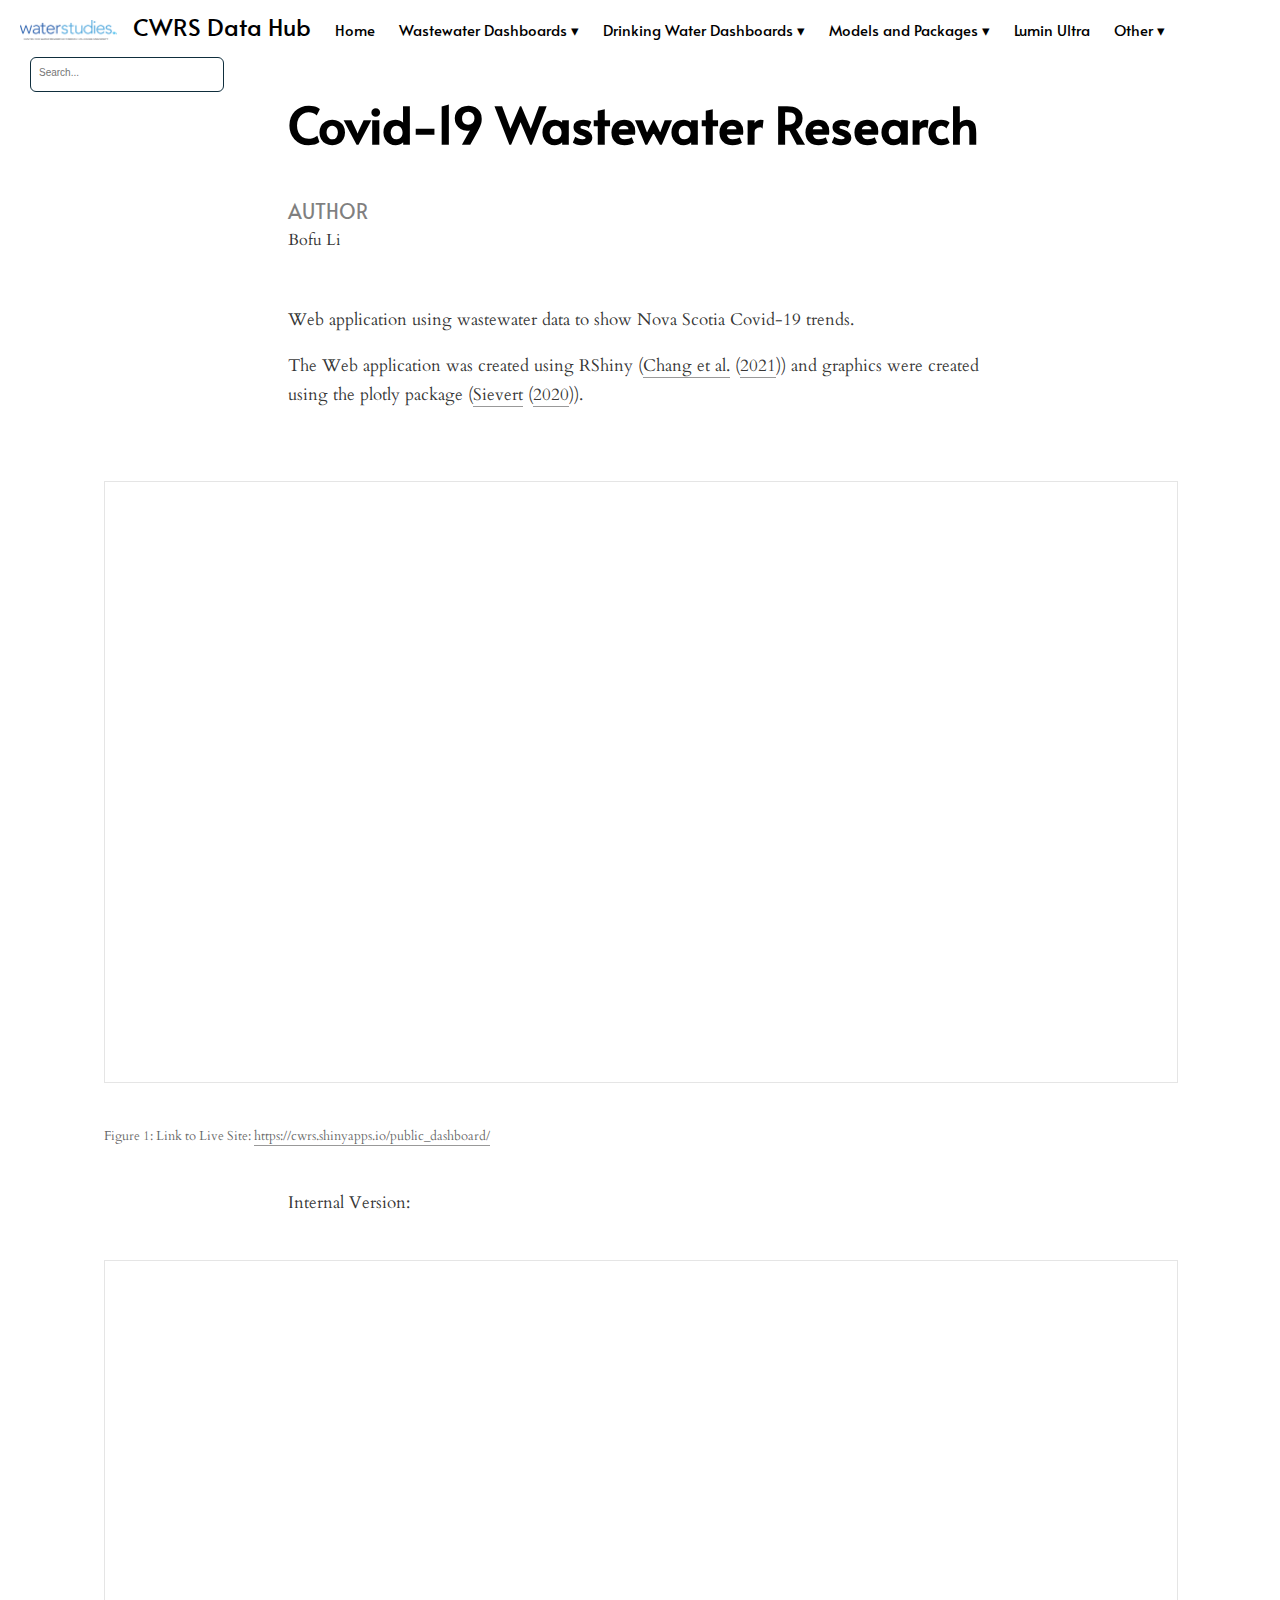
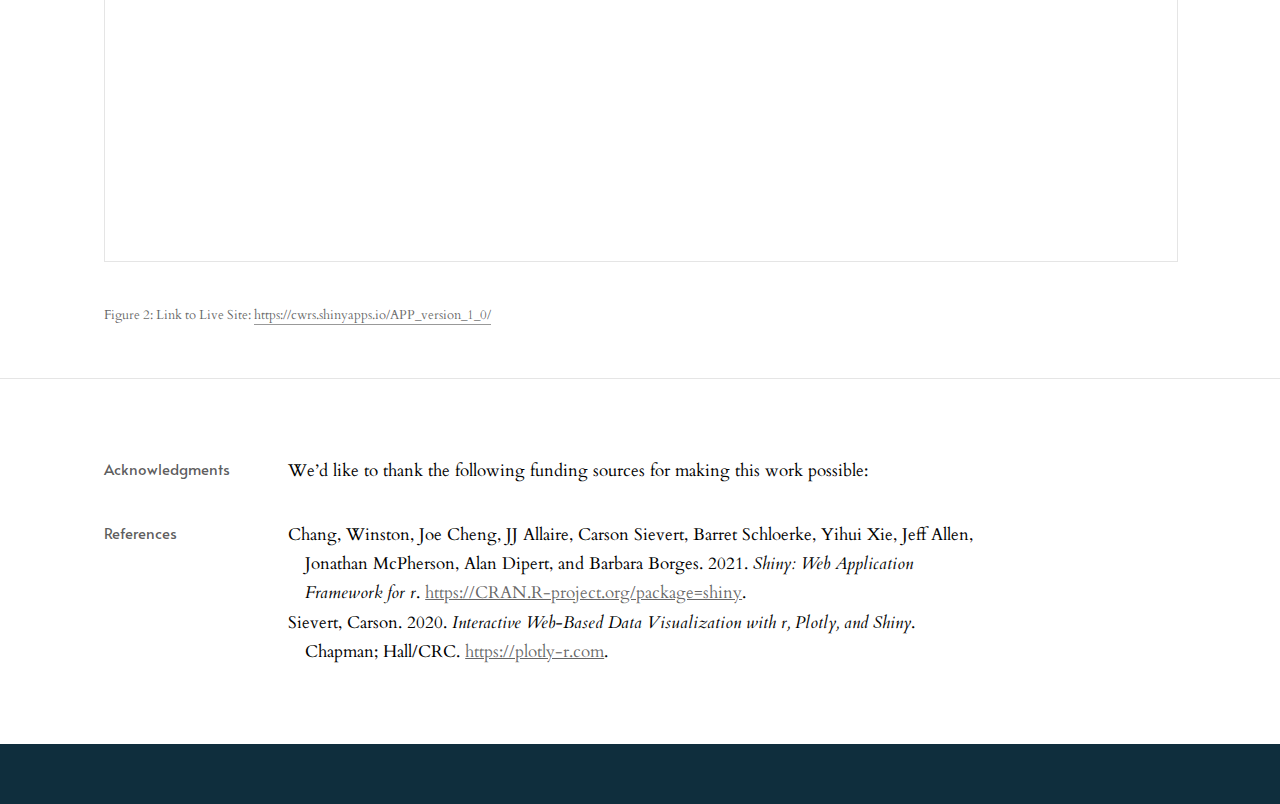
<file: docs/c19ww.html>
<!DOCTYPE html>

<html xmlns="http://www.w3.org/1999/xhtml" lang="" xml:lang="">

<head>
  <meta charset="utf-8"/>
  <meta name="viewport" content="width=device-width, initial-scale=1"/>
  <meta http-equiv="X-UA-Compatible" content="IE=Edge,chrome=1"/>
  <meta name="generator" content="distill" />

  <style type="text/css">
  /* Hide doc at startup (prevent jankiness while JS renders/transforms) */
  body {
    visibility: hidden;
  }
  </style>

 <!--radix_placeholder_import_source-->
 <!--/radix_placeholder_import_source-->

<style type="text/css">code{white-space: pre;}</style>
<style type="text/css" data-origin="pandoc">
pre > code.sourceCode { white-space: pre; position: relative; }
pre > code.sourceCode > span { display: inline-block; line-height: 1.25; }
pre > code.sourceCode > span:empty { height: 1.2em; }
.sourceCode { overflow: visible; }
code.sourceCode > span { color: inherit; text-decoration: inherit; }
div.sourceCode { margin: 1em 0; }
pre.sourceCode { margin: 0; }
@media screen {
div.sourceCode { overflow: auto; }
}
@media print {
pre > code.sourceCode { white-space: pre-wrap; }
pre > code.sourceCode > span { text-indent: -5em; padding-left: 5em; }
}
pre.numberSource code
  { counter-reset: source-line 0; }
pre.numberSource code > span
  { position: relative; left: -4em; counter-increment: source-line; }
pre.numberSource code > span > a:first-child::before
  { content: counter(source-line);
    position: relative; left: -1em; text-align: right; vertical-align: baseline;
    border: none; display: inline-block;
    -webkit-touch-callout: none; -webkit-user-select: none;
    -khtml-user-select: none; -moz-user-select: none;
    -ms-user-select: none; user-select: none;
    padding: 0 4px; width: 4em;
    color: #aaaaaa;
  }
pre.numberSource { margin-left: 3em; border-left: 1px solid #aaaaaa;  padding-left: 4px; }
div.sourceCode
  {   }
@media screen {
pre > code.sourceCode > span > a:first-child::before { text-decoration: underline; }
}
code span.al { color: #ad0000; } /* Alert */
code span.an { color: #5e5e5e; } /* Annotation */
code span.at { } /* Attribute */
code span.bn { color: #ad0000; } /* BaseN */
code span.bu { } /* BuiltIn */
code span.cf { color: #007ba5; } /* ControlFlow */
code span.ch { color: #20794d; } /* Char */
code span.cn { color: #8f5902; } /* Constant */
code span.co { color: #5e5e5e; } /* Comment */
code span.cv { color: #5e5e5e; font-style: italic; } /* CommentVar */
code span.do { color: #5e5e5e; font-style: italic; } /* Documentation */
code span.dt { color: #ad0000; } /* DataType */
code span.dv { color: #ad0000; } /* DecVal */
code span.er { color: #ad0000; } /* Error */
code span.ex { } /* Extension */
code span.fl { color: #ad0000; } /* Float */
code span.fu { color: #4758ab; } /* Function */
code span.im { } /* Import */
code span.in { color: #5e5e5e; } /* Information */
code span.kw { color: #007ba5; } /* Keyword */
code span.op { color: #5e5e5e; } /* Operator */
code span.ot { color: #007ba5; } /* Other */
code span.pp { color: #ad0000; } /* Preprocessor */
code span.sc { color: #5e5e5e; } /* SpecialChar */
code span.ss { color: #20794d; } /* SpecialString */
code span.st { color: #20794d; } /* String */
code span.va { color: #111111; } /* Variable */
code span.vs { color: #20794d; } /* VerbatimString */
code span.wa { color: #5e5e5e; font-style: italic; } /* Warning */
</style>

<style>
  div.csl-bib-body { }
  div.csl-entry {
    clear: both;
    }
  .hanging div.csl-entry {
    margin-left:2em;
    text-indent:-2em;
  }
  div.csl-left-margin {
    min-width:2em;
    float:left;
  }
  div.csl-right-inline {
    margin-left:2em;
    padding-left:1em;
  }
  div.csl-indent {
    margin-left: 2em;
  }
</style>

  <!--radix_placeholder_meta_tags-->
  <title>CWRS Data Hub: Covid-19 Wastewater Research</title>


  <link rel="icon" type="image/png" href="water.png"/>

  <meta name="article:author" content="Bofu Li"/>

  <!--  https://developers.facebook.com/docs/sharing/webmasters#markup -->
  <meta property="og:title" content="CWRS Data Hub: Covid-19 Wastewater Research"/>
  <meta property="og:type" content="article"/>
  <meta property="og:locale" content="en_US"/>
  <meta property="og:site_name" content="CWRS Data Hub"/>

  <!--  https://dev.twitter.com/cards/types/summary -->
  <meta property="twitter:card" content="summary"/>
  <meta property="twitter:title" content="CWRS Data Hub: Covid-19 Wastewater Research"/>

  <!--/radix_placeholder_meta_tags-->
  
  <meta name="citation_reference" content="citation_title=Shiny: Web application framework for r;citation_publication_date=2021;citation_author=Winston Chang;citation_author=Joe Cheng;citation_author=JJ Allaire;citation_author=Carson Sievert;citation_author=Barret Schloerke;citation_author=Yihui Xie;citation_author=Jeff Allen;citation_author=Jonathan McPherson;citation_author=Alan Dipert;citation_author=Barbara Borges"/>
  <meta name="citation_reference" content="citation_title=Interactive web-based data visualization with r, plotly, and shiny;citation_publication_date=2020;citation_publisher=Chapman; Hall/CRC;citation_author=Carson Sievert"/>
  <!--radix_placeholder_rmarkdown_metadata-->

  <script type="text/json" id="radix-rmarkdown-metadata">
  {"type":"list","attributes":{"names":{"type":"character","attributes":{},"value":["title","author","bibliography"]}},"value":[{"type":"character","attributes":{},"value":["Covid-19 Wastewater Research"]},{"type":"list","attributes":{},"value":[{"type":"list","attributes":{"names":{"type":"character","attributes":{},"value":["name"]}},"value":[{"type":"character","attributes":{},"value":["Bofu Li"]}]}]},{"type":"character","attributes":{},"value":["references.bib"]}]}
  </script>
  <!--/radix_placeholder_rmarkdown_metadata-->
  <!--radix_placeholder_navigation_in_header-->
  <meta name="distill:offset" content=""/>

  <script type="application/javascript">

    window.headroom_prevent_pin = false;

    window.document.addEventListener("DOMContentLoaded", function (event) {

      // initialize headroom for banner
      var header = $('header').get(0);
      var headerHeight = header.offsetHeight;
      var headroom = new Headroom(header, {
        tolerance: 5,
        onPin : function() {
          if (window.headroom_prevent_pin) {
            window.headroom_prevent_pin = false;
            headroom.unpin();
          }
        }
      });
      headroom.init();
      if(window.location.hash)
        headroom.unpin();
      $(header).addClass('headroom--transition');

      // offset scroll location for banner on hash change
      // (see: https://github.com/WickyNilliams/headroom.js/issues/38)
      window.addEventListener("hashchange", function(event) {
        window.scrollTo(0, window.pageYOffset - (headerHeight + 25));
      });

      // responsive menu
      $('.distill-site-header').each(function(i, val) {
        var topnav = $(this);
        var toggle = topnav.find('.nav-toggle');
        toggle.on('click', function() {
          topnav.toggleClass('responsive');
        });
      });

      // nav dropdowns
      $('.nav-dropbtn').click(function(e) {
        $(this).next('.nav-dropdown-content').toggleClass('nav-dropdown-active');
        $(this).parent().siblings('.nav-dropdown')
           .children('.nav-dropdown-content').removeClass('nav-dropdown-active');
      });
      $("body").click(function(e){
        $('.nav-dropdown-content').removeClass('nav-dropdown-active');
      });
      $(".nav-dropdown").click(function(e){
        e.stopPropagation();
      });
    });
  </script>

  <style type="text/css">

  /* Theme (user-documented overrideables for nav appearance) */

  .distill-site-nav {
    color: rgba(255, 255, 255, 0.8);
    background-color: #0F2E3D;
    font-size: 15px;
    font-weight: 300;
  }

  .distill-site-nav a {
    color: inherit;
    text-decoration: none;
  }

  .distill-site-nav a:hover {
    color: white;
  }

  @media print {
    .distill-site-nav {
      display: none;
    }
  }

  .distill-site-header {

  }

  .distill-site-footer {

  }


  /* Site Header */

  .distill-site-header {
    width: 100%;
    box-sizing: border-box;
    z-index: 3;
  }

  .distill-site-header .nav-left {
    display: inline-block;
    margin-left: 8px;
  }

  @media screen and (max-width: 768px) {
    .distill-site-header .nav-left {
      margin-left: 0;
    }
  }


  .distill-site-header .nav-right {
    float: right;
    margin-right: 8px;
  }

  .distill-site-header a,
  .distill-site-header .title {
    display: inline-block;
    text-align: center;
    padding: 14px 10px 14px 10px;
  }

  .distill-site-header .title {
    font-size: 18px;
    min-width: 150px;
  }

  .distill-site-header .logo {
    padding: 0;
  }

  .distill-site-header .logo img {
    display: none;
    max-height: 20px;
    width: auto;
    margin-bottom: -4px;
  }

  .distill-site-header .nav-image img {
    max-height: 18px;
    width: auto;
    display: inline-block;
    margin-bottom: -3px;
  }



  @media screen and (min-width: 1000px) {
    .distill-site-header .logo img {
      display: inline-block;
    }
    .distill-site-header .nav-left {
      margin-left: 20px;
    }
    .distill-site-header .nav-right {
      margin-right: 20px;
    }
    .distill-site-header .title {
      padding-left: 12px;
    }
  }


  .distill-site-header .nav-toggle {
    display: none;
  }

  .nav-dropdown {
    display: inline-block;
    position: relative;
  }

  .nav-dropdown .nav-dropbtn {
    border: none;
    outline: none;
    color: rgba(255, 255, 255, 0.8);
    padding: 16px 10px;
    background-color: transparent;
    font-family: inherit;
    font-size: inherit;
    font-weight: inherit;
    margin: 0;
    margin-top: 1px;
    z-index: 2;
  }

  .nav-dropdown-content {
    display: none;
    position: absolute;
    background-color: white;
    min-width: 200px;
    border: 1px solid rgba(0,0,0,0.15);
    border-radius: 4px;
    box-shadow: 0px 8px 16px 0px rgba(0,0,0,0.1);
    z-index: 1;
    margin-top: 2px;
    white-space: nowrap;
    padding-top: 4px;
    padding-bottom: 4px;
  }

  .nav-dropdown-content hr {
    margin-top: 4px;
    margin-bottom: 4px;
    border: none;
    border-bottom: 1px solid rgba(0, 0, 0, 0.1);
  }

  .nav-dropdown-active {
    display: block;
  }

  .nav-dropdown-content a, .nav-dropdown-content .nav-dropdown-header {
    color: black;
    padding: 6px 24px;
    text-decoration: none;
    display: block;
    text-align: left;
  }

  .nav-dropdown-content .nav-dropdown-header {
    display: block;
    padding: 5px 24px;
    padding-bottom: 0;
    text-transform: uppercase;
    font-size: 14px;
    color: #999999;
    white-space: nowrap;
  }

  .nav-dropdown:hover .nav-dropbtn {
    color: white;
  }

  .nav-dropdown-content a:hover {
    background-color: #ddd;
    color: black;
  }

  .nav-right .nav-dropdown-content {
    margin-left: -45%;
    right: 0;
  }

  @media screen and (max-width: 768px) {
    .distill-site-header a, .distill-site-header .nav-dropdown  {display: none;}
    .distill-site-header a.nav-toggle {
      float: right;
      display: block;
    }
    .distill-site-header .title {
      margin-left: 0;
    }
    .distill-site-header .nav-right {
      margin-right: 0;
    }
    .distill-site-header {
      overflow: hidden;
    }
    .nav-right .nav-dropdown-content {
      margin-left: 0;
    }
  }


  @media screen and (max-width: 768px) {
    .distill-site-header.responsive {position: relative; min-height: 500px; }
    .distill-site-header.responsive a.nav-toggle {
      position: absolute;
      right: 0;
      top: 0;
    }
    .distill-site-header.responsive a,
    .distill-site-header.responsive .nav-dropdown {
      display: block;
      text-align: left;
    }
    .distill-site-header.responsive .nav-left,
    .distill-site-header.responsive .nav-right {
      width: 100%;
    }
    .distill-site-header.responsive .nav-dropdown {float: none;}
    .distill-site-header.responsive .nav-dropdown-content {position: relative;}
    .distill-site-header.responsive .nav-dropdown .nav-dropbtn {
      display: block;
      width: 100%;
      text-align: left;
    }
  }

  /* Site Footer */

  .distill-site-footer {
    width: 100%;
    overflow: hidden;
    box-sizing: border-box;
    z-index: 3;
    margin-top: 30px;
    padding-top: 30px;
    padding-bottom: 30px;
    text-align: center;
  }

  /* Headroom */

  d-title {
    padding-top: 6rem;
  }

  @media print {
    d-title {
      padding-top: 4rem;
    }
  }

  .headroom {
    z-index: 1000;
    position: fixed;
    top: 0;
    left: 0;
    right: 0;
  }

  .headroom--transition {
    transition: all .4s ease-in-out;
  }

  .headroom--unpinned {
    top: -100px;
  }

  .headroom--pinned {
    top: 0;
  }

  /* adjust viewport for navbar height */
  /* helps vertically center bootstrap (non-distill) content */
  .min-vh-100 {
    min-height: calc(100vh - 100px) !important;
  }

  </style>

  <script src="site_libs/jquery-3.6.0/jquery-3.6.0.min.js"></script>
  <link href="site_libs/font-awesome-5.1.0/css/all.css" rel="stylesheet"/>
  <link href="site_libs/font-awesome-5.1.0/css/v4-shims.css" rel="stylesheet"/>
  <script src="site_libs/headroom-0.9.4/headroom.min.js"></script>
  <script src="site_libs/autocomplete-0.37.1/autocomplete.min.js"></script>
  <script src="site_libs/fuse-6.4.1/fuse.min.js"></script>

  <script type="application/javascript">

  function getMeta(metaName) {
    var metas = document.getElementsByTagName('meta');
    for (let i = 0; i < metas.length; i++) {
      if (metas[i].getAttribute('name') === metaName) {
        return metas[i].getAttribute('content');
      }
    }
    return '';
  }

  function offsetURL(url) {
    var offset = getMeta('distill:offset');
    return offset ? offset + '/' + url : url;
  }

  function createFuseIndex() {

    // create fuse index
    var options = {
      keys: [
        { name: 'title', weight: 20 },
        { name: 'categories', weight: 15 },
        { name: 'description', weight: 10 },
        { name: 'contents', weight: 5 },
      ],
      ignoreLocation: true,
      threshold: 0
    };
    var fuse = new window.Fuse([], options);

    // fetch the main search.json
    return fetch(offsetURL('search.json'))
      .then(function(response) {
        if (response.status == 200) {
          return response.json().then(function(json) {
            // index main articles
            json.articles.forEach(function(article) {
              fuse.add(article);
            });
            // download collections and index their articles
            return Promise.all(json.collections.map(function(collection) {
              return fetch(offsetURL(collection)).then(function(response) {
                if (response.status === 200) {
                  return response.json().then(function(articles) {
                    articles.forEach(function(article) {
                      fuse.add(article);
                    });
                  })
                } else {
                  return Promise.reject(
                    new Error('Unexpected status from search index request: ' +
                              response.status)
                  );
                }
              });
            })).then(function() {
              return fuse;
            });
          });

        } else {
          return Promise.reject(
            new Error('Unexpected status from search index request: ' +
                        response.status)
          );
        }
      });
  }

  window.document.addEventListener("DOMContentLoaded", function (event) {

    // get search element (bail if we don't have one)
    var searchEl = window.document.getElementById('distill-search');
    if (!searchEl)
      return;

    createFuseIndex()
      .then(function(fuse) {

        // make search box visible
        searchEl.classList.remove('hidden');

        // initialize autocomplete
        var options = {
          autoselect: true,
          hint: false,
          minLength: 2,
        };
        window.autocomplete(searchEl, options, [{
          source: function(query, callback) {
            const searchOptions = {
              isCaseSensitive: false,
              shouldSort: true,
              minMatchCharLength: 2,
              limit: 10,
            };
            var results = fuse.search(query, searchOptions);
            callback(results
              .map(function(result) { return result.item; })
            );
          },
          templates: {
            suggestion: function(suggestion) {
              var img = suggestion.preview && Object.keys(suggestion.preview).length > 0
                ? `<img src="${offsetURL(suggestion.preview)}"</img>`
                : '';
              var html = `
                <div class="search-item">
                  <h3>${suggestion.title}</h3>
                  <div class="search-item-description">
                    ${suggestion.description || ''}
                  </div>
                  <div class="search-item-preview">
                    ${img}
                  </div>
                </div>
              `;
              return html;
            }
          }
        }]).on('autocomplete:selected', function(event, suggestion) {
          window.location.href = offsetURL(suggestion.path);
        });
        // remove inline display style on autocompleter (we want to
        // manage responsive display via css)
        $('.algolia-autocomplete').css("display", "");
      })
      .catch(function(error) {
        console.log(error);
      });

  });

  </script>

  <style type="text/css">

  .nav-search {
    font-size: x-small;
  }

  /* Algolioa Autocomplete */

  .algolia-autocomplete {
    display: inline-block;
    margin-left: 10px;
    vertical-align: sub;
    background-color: white;
    color: black;
    padding: 6px;
    padding-top: 8px;
    padding-bottom: 0;
    border-radius: 6px;
    border: 1px #0F2E3D solid;
    width: 180px;
  }


  @media screen and (max-width: 768px) {
    .distill-site-nav .algolia-autocomplete {
      display: none;
      visibility: hidden;
    }
    .distill-site-nav.responsive .algolia-autocomplete {
      display: inline-block;
      visibility: visible;
    }
    .distill-site-nav.responsive .algolia-autocomplete .aa-dropdown-menu {
      margin-left: 0;
      width: 400px;
      max-height: 400px;
    }
  }

  .algolia-autocomplete .aa-input, .algolia-autocomplete .aa-hint {
    width: 90%;
    outline: none;
    border: none;
  }

  .algolia-autocomplete .aa-hint {
    color: #999;
  }
  .algolia-autocomplete .aa-dropdown-menu {
    width: 550px;
    max-height: 70vh;
    overflow-x: visible;
    overflow-y: scroll;
    padding: 5px;
    margin-top: 3px;
    margin-left: -150px;
    background-color: #fff;
    border-radius: 5px;
    border: 1px solid #999;
    border-top: none;
  }

  .algolia-autocomplete .aa-dropdown-menu .aa-suggestion {
    cursor: pointer;
    padding: 5px 4px;
    border-bottom: 1px solid #eee;
  }

  .algolia-autocomplete .aa-dropdown-menu .aa-suggestion:last-of-type {
    border-bottom: none;
    margin-bottom: 2px;
  }

  .algolia-autocomplete .aa-dropdown-menu .aa-suggestion .search-item {
    overflow: hidden;
    font-size: 0.8em;
    line-height: 1.4em;
  }

  .algolia-autocomplete .aa-dropdown-menu .aa-suggestion .search-item h3 {
    font-size: 1rem;
    margin-block-start: 0;
    margin-block-end: 5px;
  }

  .algolia-autocomplete .aa-dropdown-menu .aa-suggestion .search-item-description {
    display: inline-block;
    overflow: hidden;
    height: 2.8em;
    width: 80%;
    margin-right: 4%;
  }

  .algolia-autocomplete .aa-dropdown-menu .aa-suggestion .search-item-preview {
    display: inline-block;
    width: 15%;
  }

  .algolia-autocomplete .aa-dropdown-menu .aa-suggestion .search-item-preview img {
    height: 3em;
    width: auto;
    display: none;
  }

  .algolia-autocomplete .aa-dropdown-menu .aa-suggestion .search-item-preview img[src] {
    display: initial;
  }

  .algolia-autocomplete .aa-dropdown-menu .aa-suggestion.aa-cursor {
    background-color: #eee;
  }
  .algolia-autocomplete .aa-dropdown-menu .aa-suggestion em {
    font-weight: bold;
    font-style: normal;
  }

  </style>


  <!--/radix_placeholder_navigation_in_header-->
  <!--radix_placeholder_distill-->

  <style type="text/css">

  body {
    background-color: white;
  }

  .pandoc-table {
    width: 100%;
  }

  .pandoc-table>caption {
    margin-bottom: 10px;
  }

  .pandoc-table th:not([align]) {
    text-align: left;
  }

  .pagedtable-footer {
    font-size: 15px;
  }

  d-byline .byline {
    grid-template-columns: 2fr 2fr;
  }

  d-byline .byline h3 {
    margin-block-start: 1.5em;
  }

  d-byline .byline .authors-affiliations h3 {
    margin-block-start: 0.5em;
  }

  .authors-affiliations .orcid-id {
    width: 16px;
    height:16px;
    margin-left: 4px;
    margin-right: 4px;
    vertical-align: middle;
    padding-bottom: 2px;
  }

  d-title .dt-tags {
    margin-top: 1em;
    grid-column: text;
  }

  .dt-tags .dt-tag {
    text-decoration: none;
    display: inline-block;
    color: rgba(0,0,0,0.6);
    padding: 0em 0.4em;
    margin-right: 0.5em;
    margin-bottom: 0.4em;
    font-size: 70%;
    border: 1px solid rgba(0,0,0,0.2);
    border-radius: 3px;
    text-transform: uppercase;
    font-weight: 500;
  }

  d-article table.gt_table td,
  d-article table.gt_table th {
    border-bottom: none;
  }

  .html-widget {
    margin-bottom: 2.0em;
  }

  .l-screen-inset {
    padding-right: 16px;
  }

  .l-screen .caption {
    margin-left: 10px;
  }

  .shaded {
    background: rgb(247, 247, 247);
    padding-top: 20px;
    padding-bottom: 20px;
    border-top: 1px solid rgba(0, 0, 0, 0.1);
    border-bottom: 1px solid rgba(0, 0, 0, 0.1);
  }

  .shaded .html-widget {
    margin-bottom: 0;
    border: 1px solid rgba(0, 0, 0, 0.1);
  }

  .shaded .shaded-content {
    background: white;
  }

  .text-output {
    margin-top: 0;
    line-height: 1.5em;
  }

  .hidden {
    display: none !important;
  }

  d-article {
    padding-top: 2.5rem;
    padding-bottom: 30px;
  }

  d-appendix {
    padding-top: 30px;
  }

  d-article>p>img {
    width: 100%;
  }

  d-article h2 {
    margin: 1rem 0 1.5rem 0;
  }

  d-article h3 {
    margin-top: 1.5rem;
  }

  d-article iframe {
    border: 1px solid rgba(0, 0, 0, 0.1);
    margin-bottom: 2.0em;
    width: 100%;
  }

  /* Tweak code blocks */

  d-article div.sourceCode code,
  d-article pre code {
    font-family: Consolas, Monaco, 'Andale Mono', 'Ubuntu Mono', monospace;
  }

  d-article pre,
  d-article div.sourceCode,
  d-article div.sourceCode pre {
    overflow: auto;
  }

  d-article div.sourceCode {
    background-color: white;
  }

  d-article div.sourceCode pre {
    padding-left: 10px;
    font-size: 12px;
    border-left: 2px solid rgba(0,0,0,0.1);
  }

  d-article pre {
    font-size: 12px;
    color: black;
    background: none;
    margin-top: 0;
    text-align: left;
    white-space: pre;
    word-spacing: normal;
    word-break: normal;
    word-wrap: normal;
    line-height: 1.5;

    -moz-tab-size: 4;
    -o-tab-size: 4;
    tab-size: 4;

    -webkit-hyphens: none;
    -moz-hyphens: none;
    -ms-hyphens: none;
    hyphens: none;
  }

  d-article pre a {
    border-bottom: none;
  }

  d-article pre a:hover {
    border-bottom: none;
    text-decoration: underline;
  }

  d-article details {
    grid-column: text;
    margin-bottom: 0.8em;
  }

  @media(min-width: 768px) {

  d-article pre,
  d-article div.sourceCode,
  d-article div.sourceCode pre {
    overflow: visible !important;
  }

  d-article div.sourceCode pre {
    padding-left: 18px;
    font-size: 14px;
  }

  d-article pre {
    font-size: 14px;
  }

  }

  figure img.external {
    background: white;
    border: 1px solid rgba(0, 0, 0, 0.1);
    box-shadow: 0 1px 8px rgba(0, 0, 0, 0.1);
    padding: 18px;
    box-sizing: border-box;
  }

  /* CSS for d-contents */

  .d-contents {
    grid-column: text;
    color: rgba(0,0,0,0.8);
    font-size: 0.9em;
    padding-bottom: 1em;
    margin-bottom: 1em;
    padding-bottom: 0.5em;
    margin-bottom: 1em;
    padding-left: 0.25em;
    justify-self: start;
  }

  @media(min-width: 1000px) {
    .d-contents.d-contents-float {
      height: 0;
      grid-column-start: 1;
      grid-column-end: 4;
      justify-self: center;
      padding-right: 3em;
      padding-left: 2em;
    }
  }

  .d-contents nav h3 {
    font-size: 18px;
    margin-top: 0;
    margin-bottom: 1em;
  }

  .d-contents li {
    list-style-type: none
  }

  .d-contents nav > ul {
    padding-left: 0;
  }

  .d-contents ul {
    padding-left: 1em
  }

  .d-contents nav ul li {
    margin-top: 0.6em;
    margin-bottom: 0.2em;
  }

  .d-contents nav a {
    font-size: 13px;
    border-bottom: none;
    text-decoration: none
    color: rgba(0, 0, 0, 0.8);
  }

  .d-contents nav a:hover {
    text-decoration: underline solid rgba(0, 0, 0, 0.6)
  }

  .d-contents nav > ul > li > a {
    font-weight: 600;
  }

  .d-contents nav > ul > li > ul {
    font-weight: inherit;
  }

  .d-contents nav > ul > li > ul > li {
    margin-top: 0.2em;
  }


  .d-contents nav ul {
    margin-top: 0;
    margin-bottom: 0.25em;
  }

  .d-article-with-toc h2:nth-child(2) {
    margin-top: 0;
  }


  /* Figure */

  .figure {
    position: relative;
    margin-bottom: 2.5em;
    margin-top: 1.5em;
  }

  .figure img {
    width: 100%;
  }

  .figure .caption {
    color: rgba(0, 0, 0, 0.6);
    font-size: 12px;
    line-height: 1.5em;
  }

  .figure img.external {
    background: white;
    border: 1px solid rgba(0, 0, 0, 0.1);
    box-shadow: 0 1px 8px rgba(0, 0, 0, 0.1);
    padding: 18px;
    box-sizing: border-box;
  }

  .figure .caption a {
    color: rgba(0, 0, 0, 0.6);
  }

  .figure .caption b,
  .figure .caption strong, {
    font-weight: 600;
    color: rgba(0, 0, 0, 1.0);
  }

  /* Citations */

  d-article .citation {
    color: inherit;
    cursor: inherit;
  }

  div.hanging-indent{
    margin-left: 1em; text-indent: -1em;
  }

  /* Citation hover box */

  .tippy-box[data-theme~=light-border] {
    background-color: rgba(250, 250, 250, 0.95);
  }

  .tippy-content > p {
    margin-bottom: 0;
    padding: 2px;
  }


  /* Tweak 1000px media break to show more text */

  @media(min-width: 1000px) {
    .base-grid,
    distill-header,
    d-title,
    d-abstract,
    d-article,
    d-appendix,
    distill-appendix,
    d-byline,
    d-footnote-list,
    d-citation-list,
    distill-footer {
      grid-template-columns: [screen-start] 1fr [page-start kicker-start] 80px [middle-start] 50px [text-start kicker-end] 65px 65px 65px 65px 65px 65px 65px 65px [text-end gutter-start] 65px [middle-end] 65px [page-end gutter-end] 1fr [screen-end];
      grid-column-gap: 16px;
    }

    .grid {
      grid-column-gap: 16px;
    }

    d-article {
      font-size: 1.06rem;
      line-height: 1.7em;
    }
    figure .caption, .figure .caption, figure figcaption {
      font-size: 13px;
    }
  }

  @media(min-width: 1180px) {
    .base-grid,
    distill-header,
    d-title,
    d-abstract,
    d-article,
    d-appendix,
    distill-appendix,
    d-byline,
    d-footnote-list,
    d-citation-list,
    distill-footer {
      grid-template-columns: [screen-start] 1fr [page-start kicker-start] 60px [middle-start] 60px [text-start kicker-end] 60px 60px 60px 60px 60px 60px 60px 60px [text-end gutter-start] 60px [middle-end] 60px [page-end gutter-end] 1fr [screen-end];
      grid-column-gap: 32px;
    }

    .grid {
      grid-column-gap: 32px;
    }
  }


  /* Get the citation styles for the appendix (not auto-injected on render since
     we do our own rendering of the citation appendix) */

  d-appendix .citation-appendix,
  .d-appendix .citation-appendix {
    font-size: 11px;
    line-height: 15px;
    border-left: 1px solid rgba(0, 0, 0, 0.1);
    padding-left: 18px;
    border: 1px solid rgba(0,0,0,0.1);
    background: rgba(0, 0, 0, 0.02);
    padding: 10px 18px;
    border-radius: 3px;
    color: rgba(150, 150, 150, 1);
    overflow: hidden;
    margin-top: -12px;
    white-space: pre-wrap;
    word-wrap: break-word;
  }

  /* Include appendix styles here so they can be overridden */

  d-appendix {
    contain: layout style;
    font-size: 0.8em;
    line-height: 1.7em;
    margin-top: 60px;
    margin-bottom: 0;
    border-top: 1px solid rgba(0, 0, 0, 0.1);
    color: rgba(0,0,0,0.5);
    padding-top: 60px;
    padding-bottom: 48px;
  }

  d-appendix h3 {
    grid-column: page-start / text-start;
    font-size: 15px;
    font-weight: 500;
    margin-top: 1em;
    margin-bottom: 0;
    color: rgba(0,0,0,0.65);
  }

  d-appendix h3 + * {
    margin-top: 1em;
  }

  d-appendix ol {
    padding: 0 0 0 15px;
  }

  @media (min-width: 768px) {
    d-appendix ol {
      padding: 0 0 0 30px;
      margin-left: -30px;
    }
  }

  d-appendix li {
    margin-bottom: 1em;
  }

  d-appendix a {
    color: rgba(0, 0, 0, 0.6);
  }

  d-appendix > * {
    grid-column: text;
  }

  d-appendix > d-footnote-list,
  d-appendix > d-citation-list,
  d-appendix > distill-appendix {
    grid-column: screen;
  }

  /* Include footnote styles here so they can be overridden */

  d-footnote-list {
    contain: layout style;
  }

  d-footnote-list > * {
    grid-column: text;
  }

  d-footnote-list a.footnote-backlink {
    color: rgba(0,0,0,0.3);
    padding-left: 0.5em;
  }



  /* Anchor.js */

  .anchorjs-link {
    /*transition: all .25s linear; */
    text-decoration: none;
    border-bottom: none;
  }
  *:hover > .anchorjs-link {
    margin-left: -1.125em !important;
    text-decoration: none;
    border-bottom: none;
  }

  /* Social footer */

  .social_footer {
    margin-top: 30px;
    margin-bottom: 0;
    color: rgba(0,0,0,0.67);
  }

  .disqus-comments {
    margin-right: 30px;
  }

  .disqus-comment-count {
    border-bottom: 1px solid rgba(0, 0, 0, 0.4);
    cursor: pointer;
  }

  #disqus_thread {
    margin-top: 30px;
  }

  .article-sharing a {
    border-bottom: none;
    margin-right: 8px;
  }

  .article-sharing a:hover {
    border-bottom: none;
  }

  .sidebar-section.subscribe {
    font-size: 12px;
    line-height: 1.6em;
  }

  .subscribe p {
    margin-bottom: 0.5em;
  }


  .article-footer .subscribe {
    font-size: 15px;
    margin-top: 45px;
  }


  .sidebar-section.custom {
    font-size: 12px;
    line-height: 1.6em;
  }

  .custom p {
    margin-bottom: 0.5em;
  }

  /* Styles for listing layout (hide title) */
  .layout-listing d-title, .layout-listing .d-title {
    display: none;
  }

  /* Styles for posts lists (not auto-injected) */


  .posts-with-sidebar {
    padding-left: 45px;
    padding-right: 45px;
  }

  .posts-list .description h2,
  .posts-list .description p {
    font-family: -apple-system, BlinkMacSystemFont, "Segoe UI", Roboto, Oxygen, Ubuntu, Cantarell, "Fira Sans", "Droid Sans", "Helvetica Neue", Arial, sans-serif;
  }

  .posts-list .description h2 {
    font-weight: 700;
    border-bottom: none;
    padding-bottom: 0;
  }

  .posts-list h2.post-tag {
    border-bottom: 1px solid rgba(0, 0, 0, 0.2);
    padding-bottom: 12px;
  }
  .posts-list {
    margin-top: 60px;
    margin-bottom: 24px;
  }

  .posts-list .post-preview {
    text-decoration: none;
    overflow: hidden;
    display: block;
    border-bottom: 1px solid rgba(0, 0, 0, 0.1);
    padding: 24px 0;
  }

  .post-preview-last {
    border-bottom: none !important;
  }

  .posts-list .posts-list-caption {
    grid-column: screen;
    font-weight: 400;
  }

  .posts-list .post-preview h2 {
    margin: 0 0 6px 0;
    line-height: 1.2em;
    font-style: normal;
    font-size: 24px;
  }

  .posts-list .post-preview p {
    margin: 0 0 12px 0;
    line-height: 1.4em;
    font-size: 16px;
  }

  .posts-list .post-preview .thumbnail {
    box-sizing: border-box;
    margin-bottom: 24px;
    position: relative;
    max-width: 500px;
  }
  .posts-list .post-preview img {
    width: 100%;
    display: block;
  }

  .posts-list .metadata {
    font-size: 12px;
    line-height: 1.4em;
    margin-bottom: 18px;
  }

  .posts-list .metadata > * {
    display: inline-block;
  }

  .posts-list .metadata .publishedDate {
    margin-right: 2em;
  }

  .posts-list .metadata .dt-authors {
    display: block;
    margin-top: 0.3em;
    margin-right: 2em;
  }

  .posts-list .dt-tags {
    display: block;
    line-height: 1em;
  }

  .posts-list .dt-tags .dt-tag {
    display: inline-block;
    color: rgba(0,0,0,0.6);
    padding: 0.3em 0.4em;
    margin-right: 0.2em;
    margin-bottom: 0.4em;
    font-size: 60%;
    border: 1px solid rgba(0,0,0,0.2);
    border-radius: 3px;
    text-transform: uppercase;
    font-weight: 500;
  }

  .posts-list img {
    opacity: 1;
  }

  .posts-list img[data-src] {
    opacity: 0;
  }

  .posts-more {
    clear: both;
  }


  .posts-sidebar {
    font-size: 16px;
  }

  .posts-sidebar h3 {
    font-size: 16px;
    margin-top: 0;
    margin-bottom: 0.5em;
    font-weight: 400;
    text-transform: uppercase;
  }

  .sidebar-section {
    margin-bottom: 30px;
  }

  .categories ul {
    list-style-type: none;
    margin: 0;
    padding: 0;
  }

  .categories li {
    color: rgba(0, 0, 0, 0.8);
    margin-bottom: 0;
  }

  .categories li>a {
    border-bottom: none;
  }

  .categories li>a:hover {
    border-bottom: 1px solid rgba(0, 0, 0, 0.4);
  }

  .categories .active {
    font-weight: 600;
  }

  .categories .category-count {
    color: rgba(0, 0, 0, 0.4);
  }


  @media(min-width: 768px) {
    .posts-list .post-preview h2 {
      font-size: 26px;
    }
    .posts-list .post-preview .thumbnail {
      float: right;
      width: 30%;
      margin-bottom: 0;
    }
    .posts-list .post-preview .description {
      float: left;
      width: 45%;
    }
    .posts-list .post-preview .metadata {
      float: left;
      width: 20%;
      margin-top: 8px;
    }
    .posts-list .post-preview p {
      margin: 0 0 12px 0;
      line-height: 1.5em;
      font-size: 16px;
    }
    .posts-with-sidebar .posts-list {
      float: left;
      width: 75%;
    }
    .posts-with-sidebar .posts-sidebar {
      float: right;
      width: 20%;
      margin-top: 60px;
      padding-top: 24px;
      padding-bottom: 24px;
    }
  }


  /* Improve display for browsers without grid (IE/Edge <= 15) */

  .downlevel {
    line-height: 1.6em;
    font-family: -apple-system, BlinkMacSystemFont, "Segoe UI", Roboto, Oxygen, Ubuntu, Cantarell, "Fira Sans", "Droid Sans", "Helvetica Neue", Arial, sans-serif;
    margin: 0;
  }

  .downlevel .d-title {
    padding-top: 6rem;
    padding-bottom: 1.5rem;
  }

  .downlevel .d-title h1 {
    font-size: 50px;
    font-weight: 700;
    line-height: 1.1em;
    margin: 0 0 0.5rem;
  }

  .downlevel .d-title p {
    font-weight: 300;
    font-size: 1.2rem;
    line-height: 1.55em;
    margin-top: 0;
  }

  .downlevel .d-byline {
    padding-top: 0.8em;
    padding-bottom: 0.8em;
    font-size: 0.8rem;
    line-height: 1.8em;
  }

  .downlevel .section-separator {
    border: none;
    border-top: 1px solid rgba(0, 0, 0, 0.1);
  }

  .downlevel .d-article {
    font-size: 1.06rem;
    line-height: 1.7em;
    padding-top: 1rem;
    padding-bottom: 2rem;
  }


  .downlevel .d-appendix {
    padding-left: 0;
    padding-right: 0;
    max-width: none;
    font-size: 0.8em;
    line-height: 1.7em;
    margin-bottom: 0;
    color: rgba(0,0,0,0.5);
    padding-top: 40px;
    padding-bottom: 48px;
  }

  .downlevel .footnotes ol {
    padding-left: 13px;
  }

  .downlevel .base-grid,
  .downlevel .distill-header,
  .downlevel .d-title,
  .downlevel .d-abstract,
  .downlevel .d-article,
  .downlevel .d-appendix,
  .downlevel .distill-appendix,
  .downlevel .d-byline,
  .downlevel .d-footnote-list,
  .downlevel .d-citation-list,
  .downlevel .distill-footer,
  .downlevel .appendix-bottom,
  .downlevel .posts-container {
    padding-left: 40px;
    padding-right: 40px;
  }

  @media(min-width: 768px) {
    .downlevel .base-grid,
    .downlevel .distill-header,
    .downlevel .d-title,
    .downlevel .d-abstract,
    .downlevel .d-article,
    .downlevel .d-appendix,
    .downlevel .distill-appendix,
    .downlevel .d-byline,
    .downlevel .d-footnote-list,
    .downlevel .d-citation-list,
    .downlevel .distill-footer,
    .downlevel .appendix-bottom,
    .downlevel .posts-container {
    padding-left: 150px;
    padding-right: 150px;
    max-width: 900px;
  }
  }

  .downlevel pre code {
    display: block;
    border-left: 2px solid rgba(0, 0, 0, .1);
    padding: 0 0 0 20px;
    font-size: 14px;
  }

  .downlevel code, .downlevel pre {
    color: black;
    background: none;
    font-family: Consolas, Monaco, 'Andale Mono', 'Ubuntu Mono', monospace;
    text-align: left;
    white-space: pre;
    word-spacing: normal;
    word-break: normal;
    word-wrap: normal;
    line-height: 1.5;

    -moz-tab-size: 4;
    -o-tab-size: 4;
    tab-size: 4;

    -webkit-hyphens: none;
    -moz-hyphens: none;
    -ms-hyphens: none;
    hyphens: none;
  }

  .downlevel .posts-list .post-preview {
    color: inherit;
  }



  </style>

  <script type="application/javascript">

  function is_downlevel_browser() {
    if (bowser.isUnsupportedBrowser({ msie: "12", msedge: "16"},
                                   window.navigator.userAgent)) {
      return true;
    } else {
      return window.load_distill_framework === undefined;
    }
  }

  // show body when load is complete
  function on_load_complete() {

    // add anchors
    if (window.anchors) {
      window.anchors.options.placement = 'left';
      window.anchors.add('d-article > h2, d-article > h3, d-article > h4, d-article > h5');
    }


    // set body to visible
    document.body.style.visibility = 'visible';

    // force redraw for leaflet widgets
    if (window.HTMLWidgets) {
      var maps = window.HTMLWidgets.findAll(".leaflet");
      $.each(maps, function(i, el) {
        var map = this.getMap();
        map.invalidateSize();
        map.eachLayer(function(layer) {
          if (layer instanceof L.TileLayer)
            layer.redraw();
        });
      });
    }

    // trigger 'shown' so htmlwidgets resize
    $('d-article').trigger('shown');
  }

  function init_distill() {

    init_common();

    // create front matter
    var front_matter = $('<d-front-matter></d-front-matter>');
    $('#distill-front-matter').wrap(front_matter);

    // create d-title
    $('.d-title').changeElementType('d-title');

    // create d-byline
    var byline = $('<d-byline></d-byline>');
    $('.d-byline').replaceWith(byline);

    // create d-article
    var article = $('<d-article></d-article>');
    $('.d-article').wrap(article).children().unwrap();

    // move posts container into article
    $('.posts-container').appendTo($('d-article'));

    // create d-appendix
    $('.d-appendix').changeElementType('d-appendix');

    // flag indicating that we have appendix items
    var appendix = $('.appendix-bottom').children('h3').length > 0;

    // replace footnotes with <d-footnote>
    $('.footnote-ref').each(function(i, val) {
      appendix = true;
      var href = $(this).attr('href');
      var id = href.replace('#', '');
      var fn = $('#' + id);
      var fn_p = $('#' + id + '>p');
      fn_p.find('.footnote-back').remove();
      var text = fn_p.html();
      var dtfn = $('<d-footnote></d-footnote>');
      dtfn.html(text);
      $(this).replaceWith(dtfn);
    });
    // remove footnotes
    $('.footnotes').remove();

    // move refs into #references-listing
    $('#references-listing').replaceWith($('#refs'));

    $('h1.appendix, h2.appendix').each(function(i, val) {
      $(this).changeElementType('h3');
    });
    $('h3.appendix').each(function(i, val) {
      var id = $(this).attr('id');
      $('.d-contents a[href="#' + id + '"]').parent().remove();
      appendix = true;
      $(this).nextUntil($('h1, h2, h3')).addBack().appendTo($('d-appendix'));
    });

    // show d-appendix if we have appendix content
    $("d-appendix").css('display', appendix ? 'grid' : 'none');

    // localize layout chunks to just output
    $('.layout-chunk').each(function(i, val) {

      // capture layout
      var layout = $(this).attr('data-layout');

      // apply layout to markdown level block elements
      var elements = $(this).children().not('details, div.sourceCode, pre, script');
      elements.each(function(i, el) {
        var layout_div = $('<div class="' + layout + '"></div>');
        if (layout_div.hasClass('shaded')) {
          var shaded_content = $('<div class="shaded-content"></div>');
          $(this).wrap(shaded_content);
          $(this).parent().wrap(layout_div);
        } else {
          $(this).wrap(layout_div);
        }
      });


      // unwrap the layout-chunk div
      $(this).children().unwrap();
    });

    // remove code block used to force  highlighting css
    $('.distill-force-highlighting-css').parent().remove();

    // remove empty line numbers inserted by pandoc when using a
    // custom syntax highlighting theme
    $('code.sourceCode a:empty').remove();

    // load distill framework
    load_distill_framework();

    // wait for window.distillRunlevel == 4 to do post processing
    function distill_post_process() {

      if (!window.distillRunlevel || window.distillRunlevel < 4)
        return;

      // hide author/affiliations entirely if we have no authors
      var front_matter = JSON.parse($("#distill-front-matter").html());
      var have_authors = front_matter.authors && front_matter.authors.length > 0;
      if (!have_authors)
        $('d-byline').addClass('hidden');

      // article with toc class
      $('.d-contents').parent().addClass('d-article-with-toc');

      // strip links that point to #
      $('.authors-affiliations').find('a[href="#"]').removeAttr('href');

      // add orcid ids
      $('.authors-affiliations').find('.author').each(function(i, el) {
        var orcid_id = front_matter.authors[i].orcidID;
        if (orcid_id) {
          var a = $('<a></a>');
          a.attr('href', 'https://orcid.org/' + orcid_id);
          var img = $('<img></img>');
          img.addClass('orcid-id');
          img.attr('alt', 'ORCID ID');
          img.attr('src','[data-uri]');
          a.append(img);
          $(this).append(a);
        }
      });

      // hide elements of author/affiliations grid that have no value
      function hide_byline_column(caption) {
        $('d-byline').find('h3:contains("' + caption + '")').parent().css('visibility', 'hidden');
      }

      // affiliations
      var have_affiliations = false;
      for (var i = 0; i<front_matter.authors.length; ++i) {
        var author = front_matter.authors[i];
        if (author.affiliation !== "&nbsp;") {
          have_affiliations = true;
          break;
        }
      }
      if (!have_affiliations)
        $('d-byline').find('h3:contains("Affiliations")').css('visibility', 'hidden');

      // published date
      if (!front_matter.publishedDate)
        hide_byline_column("Published");

      // document object identifier
      var doi = $('d-byline').find('h3:contains("DOI")');
      var doi_p = doi.next().empty();
      if (!front_matter.doi) {
        // if we have a citation and valid citationText then link to that
        if ($('#citation').length > 0 && front_matter.citationText) {
          doi.html('Citation');
          $('<a href="#citation"></a>')
            .text(front_matter.citationText)
            .appendTo(doi_p);
        } else {
          hide_byline_column("DOI");
        }
      } else {
        $('<a></a>')
           .attr('href', "https://doi.org/" + front_matter.doi)
           .html(front_matter.doi)
           .appendTo(doi_p);
      }

       // change plural form of authors/affiliations
      if (front_matter.authors.length === 1) {
        var grid = $('.authors-affiliations');
        grid.children('h3:contains("Authors")').text('Author');
        grid.children('h3:contains("Affiliations")').text('Affiliation');
      }

      // remove d-appendix and d-footnote-list local styles
      $('d-appendix > style:first-child').remove();
      $('d-footnote-list > style:first-child').remove();

      // move appendix-bottom entries to the bottom
      $('.appendix-bottom').appendTo('d-appendix').children().unwrap();
      $('.appendix-bottom').remove();

      // hoverable references
      $('span.citation[data-cites]').each(function() {
        var refs = $(this).attr('data-cites').split(" ");
        var refHtml = refs.map(function(ref) {
          return "<p>" + $('#ref-' + ref).html() + "</p>";
        }).join("\n");
        window.tippy(this, {
          allowHTML: true,
          content: refHtml,
          maxWidth: 500,
          interactive: true,
          interactiveBorder: 10,
          theme: 'light-border',
          placement: 'bottom-start'
        });
      });

      // clear polling timer
      clearInterval(tid);

      // show body now that everything is ready
      on_load_complete();
    }

    var tid = setInterval(distill_post_process, 50);
    distill_post_process();

  }

  function init_downlevel() {

    init_common();

     // insert hr after d-title
    $('.d-title').after($('<hr class="section-separator"/>'));

    // check if we have authors
    var front_matter = JSON.parse($("#distill-front-matter").html());
    var have_authors = front_matter.authors && front_matter.authors.length > 0;

    // manage byline/border
    if (!have_authors)
      $('.d-byline').remove();
    $('.d-byline').after($('<hr class="section-separator"/>'));
    $('.d-byline a').remove();

    // remove toc
    $('.d-contents').remove();

    // move appendix elements
    $('h1.appendix, h2.appendix').each(function(i, val) {
      $(this).changeElementType('h3');
    });
    $('h3.appendix').each(function(i, val) {
      $(this).nextUntil($('h1, h2, h3')).addBack().appendTo($('.d-appendix'));
    });


    // inject headers into references and footnotes
    var refs_header = $('<h3></h3>');
    refs_header.text('References');
    $('#refs').prepend(refs_header);

    var footnotes_header = $('<h3></h3');
    footnotes_header.text('Footnotes');
    $('.footnotes').children('hr').first().replaceWith(footnotes_header);

    // move appendix-bottom entries to the bottom
    $('.appendix-bottom').appendTo('.d-appendix').children().unwrap();
    $('.appendix-bottom').remove();

    // remove appendix if it's empty
    if ($('.d-appendix').children().length === 0)
      $('.d-appendix').remove();

    // prepend separator above appendix
    $('.d-appendix').before($('<hr class="section-separator" style="clear: both"/>'));

    // trim code
    $('pre>code').each(function(i, val) {
      $(this).html($.trim($(this).html()));
    });

    // move posts-container right before article
    $('.posts-container').insertBefore($('.d-article'));

    $('body').addClass('downlevel');

    on_load_complete();
  }


  function init_common() {

    // jquery plugin to change element types
    (function($) {
      $.fn.changeElementType = function(newType) {
        var attrs = {};

        $.each(this[0].attributes, function(idx, attr) {
          attrs[attr.nodeName] = attr.nodeValue;
        });

        this.replaceWith(function() {
          return $("<" + newType + "/>", attrs).append($(this).contents());
        });
      };
    })(jQuery);

    // prevent underline for linked images
    $('a > img').parent().css({'border-bottom' : 'none'});

    // mark non-body figures created by knitr chunks as 100% width
    $('.layout-chunk').each(function(i, val) {
      var figures = $(this).find('img, .html-widget');
      if ($(this).attr('data-layout') !== "l-body") {
        figures.css('width', '100%');
      } else {
        figures.css('max-width', '100%');
        figures.filter("[width]").each(function(i, val) {
          var fig = $(this);
          fig.css('width', fig.attr('width') + 'px');
        });

      }
    });

    // auto-append index.html to post-preview links in file: protocol
    // and in rstudio ide preview
    $('.post-preview').each(function(i, val) {
      if (window.location.protocol === "file:")
        $(this).attr('href', $(this).attr('href') + "index.html");
    });

    // get rid of index.html references in header
    if (window.location.protocol !== "file:") {
      $('.distill-site-header a[href]').each(function(i,val) {
        $(this).attr('href', $(this).attr('href').replace("index.html", "./"));
      });
    }

    // add class to pandoc style tables
    $('tr.header').parent('thead').parent('table').addClass('pandoc-table');
    $('.kable-table').children('table').addClass('pandoc-table');

    // add figcaption style to table captions
    $('caption').parent('table').addClass("figcaption");

    // initialize posts list
    if (window.init_posts_list)
      window.init_posts_list();

    // implmement disqus comment link
    $('.disqus-comment-count').click(function() {
      window.headroom_prevent_pin = true;
      $('#disqus_thread').toggleClass('hidden');
      if (!$('#disqus_thread').hasClass('hidden')) {
        var offset = $(this).offset();
        $(window).resize();
        $('html, body').animate({
          scrollTop: offset.top - 35
        });
      }
    });
  }

  document.addEventListener('DOMContentLoaded', function() {
    if (is_downlevel_browser())
      init_downlevel();
    else
      window.addEventListener('WebComponentsReady', init_distill);
  });

  </script>

  <style type="text/css">
  /* base variables */

  /* Edit the CSS properties in this file to create a custom
     Distill theme. Only edit values in the right column
     for each row; values shown are the CSS defaults.
     To return any property to the default,
     you may set its value to: unset
     All rows must end with a semi-colon.                      */

  /* Optional: embed custom fonts here with `@import`          */
  /* This must remain at the top of this file.                 */



  html {
    /*-- Main font sizes --*/
    --title-size:      50px;
    --body-size:       1.06rem;
    --code-size:       14px;
    --aside-size:      12px;
    --fig-cap-size:    13px;
    /*-- Main font colors --*/
    --title-color:     #000000;
    --header-color:    rgba(0, 0, 0, 0.8);
    --body-color:      rgba(0, 0, 0, 0.8);
    --aside-color:     rgba(0, 0, 0, 0.6);
    --fig-cap-color:   rgba(0, 0, 0, 0.6);
    /*-- Specify custom fonts ~~~ must be imported above   --*/
    --heading-font:    sans-serif;
    --mono-font:       monospace;
    --body-font:       sans-serif;
    --navbar-font:     sans-serif;  /* websites + blogs only */
  }

  /*-- ARTICLE METADATA --*/
  d-byline {
    --heading-size:    0.6rem;
    --heading-color:   rgba(0, 0, 0, 0.5);
    --body-size:       0.8rem;
    --body-color:      rgba(0, 0, 0, 0.8);
  }

  /*-- ARTICLE TABLE OF CONTENTS --*/
  .d-contents {
    --heading-size:    18px;
    --contents-size:   13px;
  }

  /*-- ARTICLE APPENDIX --*/
  d-appendix {
    --heading-size:    15px;
    --heading-color:   rgba(0, 0, 0, 0.65);
    --text-size:       0.8em;
    --text-color:      rgba(0, 0, 0, 0.5);
  }

  /*-- WEBSITE HEADER + FOOTER --*/
  /* These properties only apply to Distill sites and blogs  */

  .distill-site-header {
    --title-size:       18px;
    --text-color:       rgba(255, 255, 255, 0.8);
    --text-size:        15px;
    --hover-color:      white;
    --bkgd-color:       #0F2E3D;
  }

  .distill-site-footer {
    --text-color:       rgba(255, 255, 255, 0.8);
    --text-size:        15px;
    --hover-color:      white;
    --bkgd-color:       #0F2E3D;
  }

  /*-- Additional custom styles --*/
  /* Add any additional CSS rules below                      */
  </style>
  <style type="text/css">/* base variables */

  /* Edit the CSS properties in this file to create a custom
     Distill theme. Only edit values in the right column
     for each row; values shown are the CSS defaults.
     To return any property to the default,
     you may set its value to: unset
     All rows must end with a semi-colon.                      */

  /* Optional: embed custom fonts here with `@import`          */
  /* This must remain at the top of this file.                 */
  @import url('https://fonts.googleapis.com/css2?family=Cardo');
  @import url('https://fonts.googleapis.com/css2?family=Alata');


  html {
    /*-- Main font sizes --*/
    --title-size:      50px;
    --body-size:       1.075rem;                   /* edited */
    --code-size:       14px;
    --aside-size:      12px;
    --fig-cap-size:    13px;
    /*-- Main font colors --*/
    --title-color:     #000000;
    --heading-color:   rgba(0, 0, 0, 0.8);
    --body-color:      rgba(0, 0, 0, 0.8);
    --aside-color:     rgba(0, 0, 0, 0.6);
    --fig-cap-color:   rgba(0, 0, 0, 0.6);
    /*-- Specify custom fonts ~~~ must be imported above   --*/
    --heading-font:    'Alata', sans-serif;        /* edited */
    --mono-font:       monospace;
    --body-font:       'Cardo', serif;             /* edited */
    --navbar-font:     'Alata', sans-serif;        /* edited */
  }

  /*-- ARTICLE METADATA --*/

  d-title{
    margin-bottom: -20px;
  }

  d-byline {
    --heading-size:    20px;
    --heading-color:   rgba(0, 0, 0, 0.5);
    --body-size:       16px;
    --body-color:      rgba(0, 0, 0, 0.8);
  }

  d-byline{
    margin-bottom: -100px;
    border: none;
  }


  d-article{
    margin-bottom: -80px;
    border: none;
  }
  /*-- ARTICLE TABLE OF CONTENTS --*/

  /*-- ARTICLE APPENDIX --*/
  d-appendix {
    --heading-size:    15px;
    --heading-color:   rgba(0, 0, 0, 0.65);
    --text-size:       1.075rem;                   /* edited */
    --text-color:      rgb(0, 0, 0);               /* edited */
  }

  /*-- WEBSITE HEADER + FOOTER --*/
  /* These properties only apply to Distill sites and blogs  */

  .distill-site-header {
    --title-size:       24px;
    --text-color:       #000;                     /* edited */
    --text-size:        15px;
    --logo-size:        30px;
    --hover-color:      #6495ED;                  /* edited */
    --bkgd-color:       #fff;                     /* edited */
  }

  .distill-site-header-logo img {
  width: 20px;
  height: 30px;
  }

  .distill-site-footer {
    --text-color:       rgba(255, 255, 255, 0.8);
    --text-size:        15px;
    --hover-color:      white;
    --bkgd-color:       #0F2E3D;
  }

  /*-- Additional custom styles --*/

  .categories li > a:hover {
      color: #00ff00;
      border-bottom: 1px #000000;
  }

  p a:hover  {
      color: #000000;
  }

  /* Change appearance of headers */
  h1, h2, h3, h4, h5 {
      font-weight: 700;
  }

  /* Use specific font in the body of the text */
  html, body, p {
      font-weight: 200;
      /*line-height: 1.3rem; */
      /*font-style: normal;*/
  }

  ul > li::marker {
      font-weight: 700;
      font-size: 1.125em;
  }</style>
  <style type="text/css">
  /* base style */

  /* FONT FAMILIES */

  :root {
    --heading-default: -apple-system, BlinkMacSystemFont, "Segoe UI", Roboto, Oxygen, Ubuntu, Cantarell, "Fira Sans", "Droid Sans", "Helvetica Neue", Arial, sans-serif;
    --mono-default: Consolas, Monaco, 'Andale Mono', 'Ubuntu Mono', monospace;
    --body-default: -apple-system, BlinkMacSystemFont, "Segoe UI", Roboto, Oxygen, Ubuntu, Cantarell, "Fira Sans", "Droid Sans", "Helvetica Neue", Arial, sans-serif;
  }

  body,
  .posts-list .post-preview p,
  .posts-list .description p {
    font-family: var(--body-font), var(--body-default);
  }

  h1, h2, h3, h4, h5, h6,
  .posts-list .post-preview h2,
  .posts-list .description h2 {
    font-family: var(--heading-font), var(--heading-default);
  }

  d-article div.sourceCode code,
  d-article pre code {
    font-family: var(--mono-font), var(--mono-default);
  }


  /*-- TITLE --*/
  d-title h1,
  .posts-list > h1 {
    color: var(--title-color, black);
  }

  d-title h1 {
    font-size: var(--title-size, 50px);
  }

  /*-- HEADERS --*/
  d-article h1,
  d-article h2,
  d-article h3,
  d-article h4,
  d-article h5,
  d-article h6 {
    color: var(--header-color, rgba(0, 0, 0, 0.8));
  }

  /*-- BODY --*/
  d-article > p,  /* only text inside of <p> tags */
  d-article > ul, /* lists */
  d-article > ol {
    color: var(--body-color, rgba(0, 0, 0, 0.8));
    font-size: var(--body-size, 1.06rem);
  }


  /*-- CODE --*/
  d-article div.sourceCode code,
  d-article pre code {
    font-size: var(--code-size, 14px);
  }

  /*-- ASIDE --*/
  d-article aside {
    font-size: var(--aside-size, 12px);
    color: var(--aside-color, rgba(0, 0, 0, 0.6));
  }

  /*-- FIGURE CAPTIONS --*/
  figure .caption,
  figure figcaption,
  .figure .caption {
    font-size: var(--fig-cap-size, 13px);
    color: var(--fig-cap-color, rgba(0, 0, 0, 0.6));
  }

  /*-- METADATA --*/
  d-byline h3 {
    font-size: var(--heading-size, 0.6rem);
    color: var(--heading-color, rgba(0, 0, 0, 0.5));
  }

  d-byline {
    font-size: var(--body-size, 0.8rem);
    color: var(--body-color, rgba(0, 0, 0, 0.8));
  }

  d-byline a,
  d-article d-byline a {
    color: var(--body-color, rgba(0, 0, 0, 0.8));
  }

  /*-- TABLE OF CONTENTS --*/
  .d-contents nav h3 {
    font-size: var(--heading-size, 18px);
  }

  .d-contents nav a {
    font-size: var(--contents-size, 13px);
  }

  /*-- APPENDIX --*/
  d-appendix h3 {
    font-size: var(--heading-size, 15px);
    color: var(--heading-color, rgba(0, 0, 0, 0.65));
  }

  d-appendix {
    font-size: var(--text-size, 0.8em);
    color: var(--text-color, rgba(0, 0, 0, 0.5));
  }

  d-appendix d-footnote-list a.footnote-backlink {
    color: var(--text-color, rgba(0, 0, 0, 0.5));
  }

  /*-- WEBSITE HEADER + FOOTER --*/
  .distill-site-header .title {
    font-size: var(--title-size, 18px);
    font-family: var(--navbar-font), var(--heading-default);
  }

  .distill-site-header a,
  .nav-dropdown .nav-dropbtn {
    font-family: var(--navbar-font), var(--heading-default);
  }

  .nav-dropdown .nav-dropbtn {
    color: var(--text-color, rgba(255, 255, 255, 0.8));
    font-size: var(--text-size, 15px);
  }

  .distill-site-header a:hover,
  .nav-dropdown:hover .nav-dropbtn {
    color: var(--hover-color, white);
  }

  .distill-site-header {
    font-size: var(--text-size, 15px);
    color: var(--text-color, rgba(255, 255, 255, 0.8));
    background-color: var(--bkgd-color, #0F2E3D);
  }

  .distill-site-footer {
    font-size: var(--text-size, 15px);
    color: var(--text-color, rgba(255, 255, 255, 0.8));
    background-color: var(--bkgd-color, #0F2E3D);
  }

  .distill-site-footer a:hover {
    color: var(--hover-color, white);
  }</style>
  <!--/radix_placeholder_distill-->
  <script src="site_libs/header-attrs-2.11/header-attrs.js"></script>
  <script src="site_libs/popper-2.6.0/popper.min.js"></script>
  <link href="site_libs/tippy-6.2.7/tippy.css" rel="stylesheet" />
  <link href="site_libs/tippy-6.2.7/tippy-light-border.css" rel="stylesheet" />
  <script src="site_libs/tippy-6.2.7/tippy.umd.min.js"></script>
  <script src="site_libs/anchor-4.2.2/anchor.min.js"></script>
  <script src="site_libs/bowser-1.9.3/bowser.min.js"></script>
  <script src="site_libs/webcomponents-2.0.0/webcomponents.js"></script>
  <script src="site_libs/distill-2.2.21/template.v2.js"></script>
  <!--radix_placeholder_site_in_header-->
  <!--/radix_placeholder_site_in_header-->


</head>

<body>

<!--radix_placeholder_front_matter-->

<script id="distill-front-matter" type="text/json">
{"title":"Covid-19 Wastewater Research","authors":[{"author":"Bofu Li","authorURL":"#","affiliation":"&nbsp;","affiliationURL":"#","orcidID":""}]}
</script>

<!--/radix_placeholder_front_matter-->
<!--radix_placeholder_navigation_before_body-->
<header class="header header--fixed" role="banner">
<nav class="distill-site-nav distill-site-header">
<div class="nav-left">
<a class="logo" href="https://reillypickard.github.io/CwrsDataHub.io/">
<img src="water-studies.png" alt="Logo"/>
</a>
<a href="index.html" class="title">CWRS Data Hub</a>
<a href="index.html">Home</a>
<div class="nav-dropdown">
<button class="nav-dropbtn">
Wastewater Dashboards
 
<span class="down-arrow">&#x25BE;</span>
</button>
<div class="nav-dropdown-content">
<a href="c19ww.html">Covid-19 Wastewater Research</a>
<a href="wwtp.html">WWTF Optimization Project</a>
</div>
</div>
<div class="nav-dropdown">
<button class="nav-dropbtn">
Drinking Water Dashboards
 
<span class="down-arrow">&#x25BE;</span>
</button>
<div class="nav-dropdown-content">
<a href="afnwa.html">AFNWA</a>
<a href="lmp.html">Lake Major</a>
</div>
</div>
<div class="nav-dropdown">
<button class="nav-dropbtn">
Models and Packages
 
<span class="down-arrow">&#x25BE;</span>
</button>
<div class="nav-dropdown-content">
<a href="LRC.html">Lead Release Control</a>
<a href="pack.html">Packages</a>
</div>
</div>
<a href="lumin.html">Lumin Ultra</a>
<div class="nav-dropdown">
<button class="nav-dropbtn">
Other
 
<span class="down-arrow">&#x25BE;</span>
</button>
<div class="nav-dropdown-content">
<a href="example.html">Examples</a>
<a href="tut.html">Tutorials</a>
</div>
</div>
<input id="distill-search" class="nav-search hidden" type="text" placeholder="Search..."/>
</div>
<div class="nav-right">
<a href="javascript:void(0);" class="nav-toggle">&#9776;</a>
</div>
</nav>
</header>
<!--/radix_placeholder_navigation_before_body-->
<!--radix_placeholder_site_before_body-->
<!--/radix_placeholder_site_before_body-->

<div class="d-title">
<h1>Covid-19 Wastewater Research</h1>
<!--radix_placeholder_categories-->
<!--/radix_placeholder_categories-->

</div>

<div class="d-byline">
  Bofu Li  
  

</div>

<div class="d-article">
<p>Web application using wastewater data to show Nova Scotia Covid-19 trends.</p>
<p>The Web application was created using RShiny (<span class="citation" data-cites="shiny"><a href="#ref-shiny" role="doc-biblioref">Chang et al.</a> (<a href="#ref-shiny" role="doc-biblioref">2021</a>)</span>) and graphics were created using the plotly package (<span class="citation" data-cites="plotly"><a href="#ref-plotly" role="doc-biblioref">Sievert</a> (<a href="#ref-plotly" role="doc-biblioref">2020</a>)</span>).<br />
<br></p>
<div class="layout-chunk" data-layout="l-page">
<div class="figure"><span style="display:block;" id="fig:unnamed-chunk-1"></span>
<iframe src=" https://cwrs.shinyapps.io/public_dashboard/?showcase=0" width="624" height="600px" data-external="1">
</iframe>
<p class="caption">
Figure 1: Link to Live Site: <a href="https://cwrs.shinyapps.io/public_dashboard/" class="uri">https://cwrs.shinyapps.io/public_dashboard/</a>
</p>
</div>
</div>
<p>Internal Version:</p>
<div class="layout-chunk" data-layout="l-page">
<div class="figure"><span style="display:block;" id="fig:unnamed-chunk-2"></span>
<iframe src="https://cwrs.shinyapps.io/APP_version_1_0/?showcase=0" width="624" height="600px" data-external="1">
</iframe>
<p class="caption">
Figure 2: Link to Live Site: <a href="https://cwrs.shinyapps.io/APP_version_1_0/" class="uri">https://cwrs.shinyapps.io/APP_version_1_0/</a>
</p>
</div>
</div>
<h1 class="appendix" id="acknowledgments">Acknowledgments</h1>
<p>We’d like to thank the following funding sources for making this work possible:</p>
<div class="sourceCode" id="cb1"><pre class="sourceCode r distill-force-highlighting-css"><code class="sourceCode r"></code></pre></div>
<div id="refs" class="references csl-bib-body hanging-indent" role="doc-bibliography">
<div id="ref-shiny" class="csl-entry" role="doc-biblioentry">
Chang, Winston, Joe Cheng, JJ Allaire, Carson Sievert, Barret Schloerke, Yihui Xie, Jeff Allen, Jonathan McPherson, Alan Dipert, and Barbara Borges. 2021. <em>Shiny: Web Application Framework for r</em>. <a href="https://CRAN.R-project.org/package=shiny">https://CRAN.R-project.org/package=shiny</a>.
</div>
<div id="ref-plotly" class="csl-entry" role="doc-biblioentry">
Sievert, Carson. 2020. <em>Interactive Web-Based Data Visualization with r, Plotly, and Shiny</em>. Chapman; Hall/CRC. <a href="https://plotly-r.com">https://plotly-r.com</a>.
</div>
</div>
<!--radix_placeholder_article_footer-->
<!--/radix_placeholder_article_footer-->
</div>

<div class="d-appendix">
</div>


<!--radix_placeholder_site_after_body-->
<!--/radix_placeholder_site_after_body-->
<!--radix_placeholder_appendices-->
<div class="appendix-bottom">
<h3 id="references">References</h3>
<div id="references-listing"></div>
</div>
<!--/radix_placeholder_appendices-->
<!--radix_placeholder_navigation_after_body-->
<div class="distill-site-nav distill-site-footer">

</div>
<!--/radix_placeholder_navigation_after_body-->


</body>

</html>
</file>
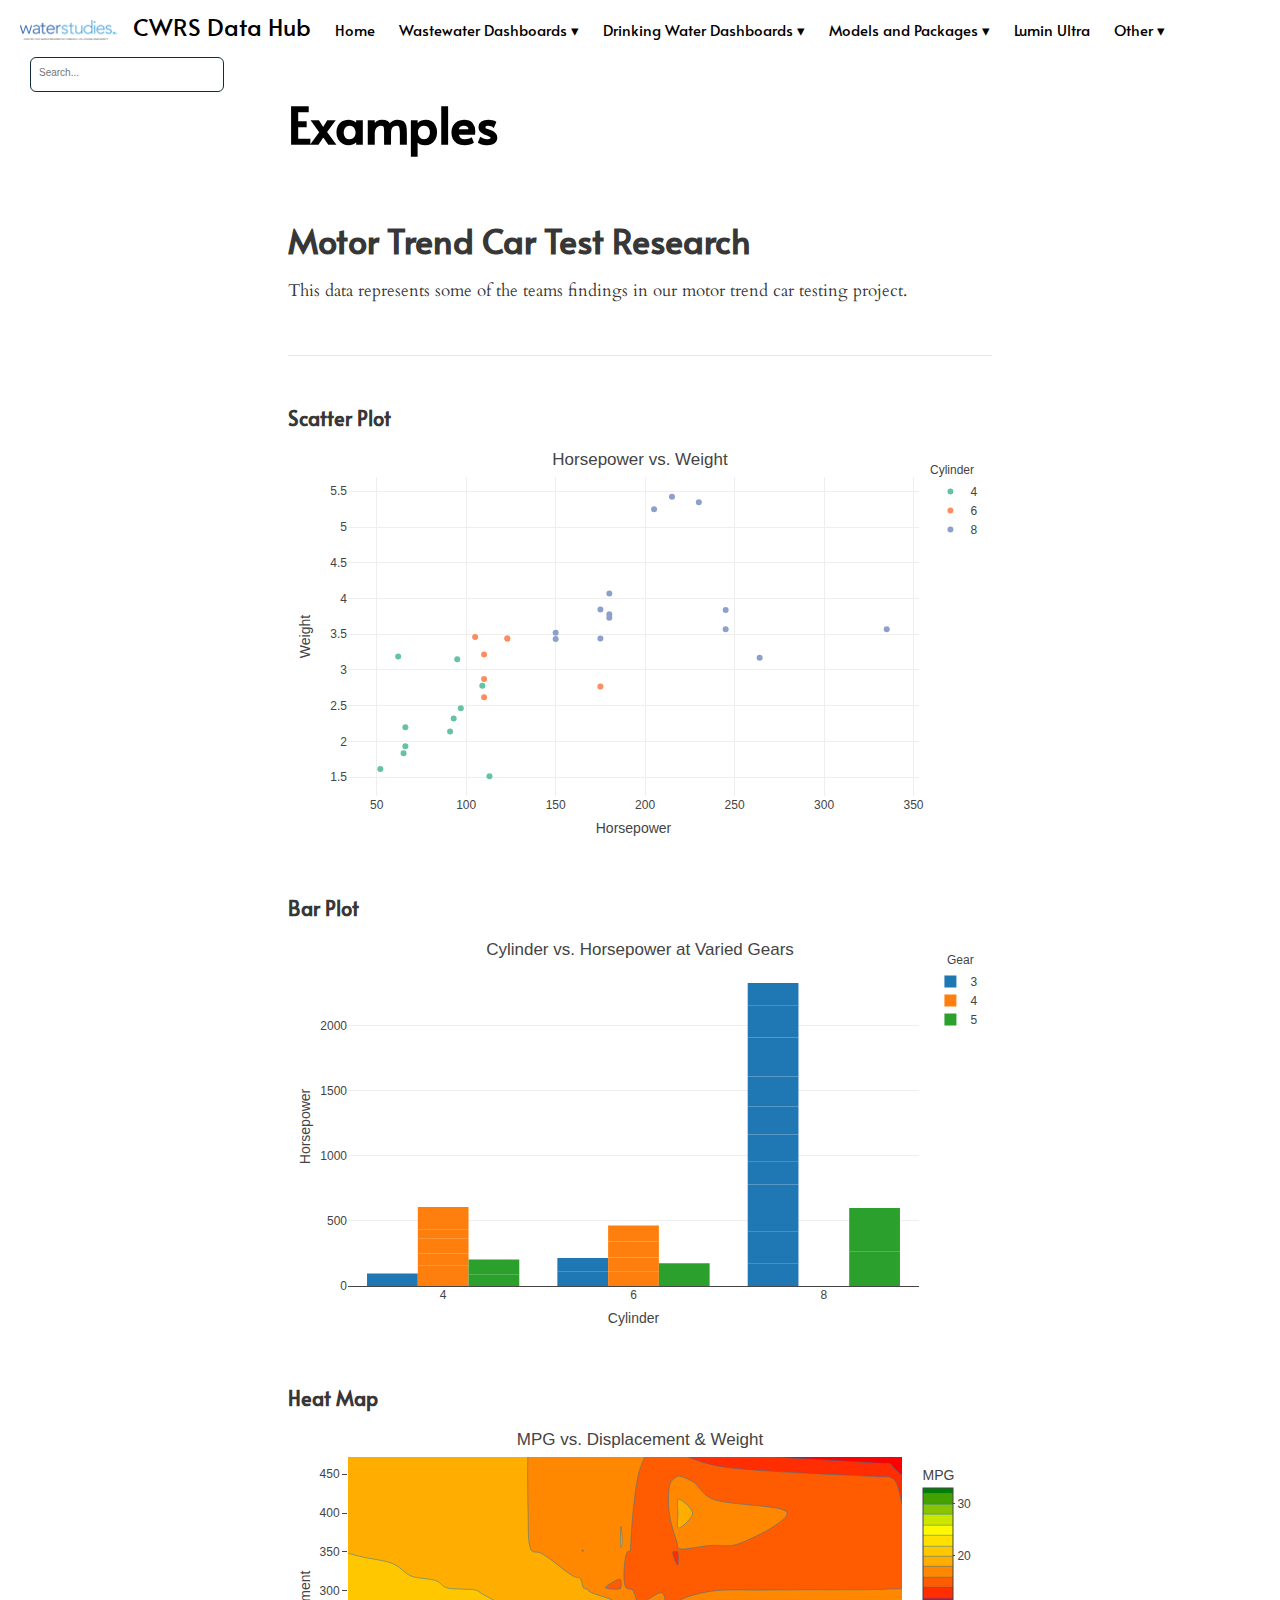
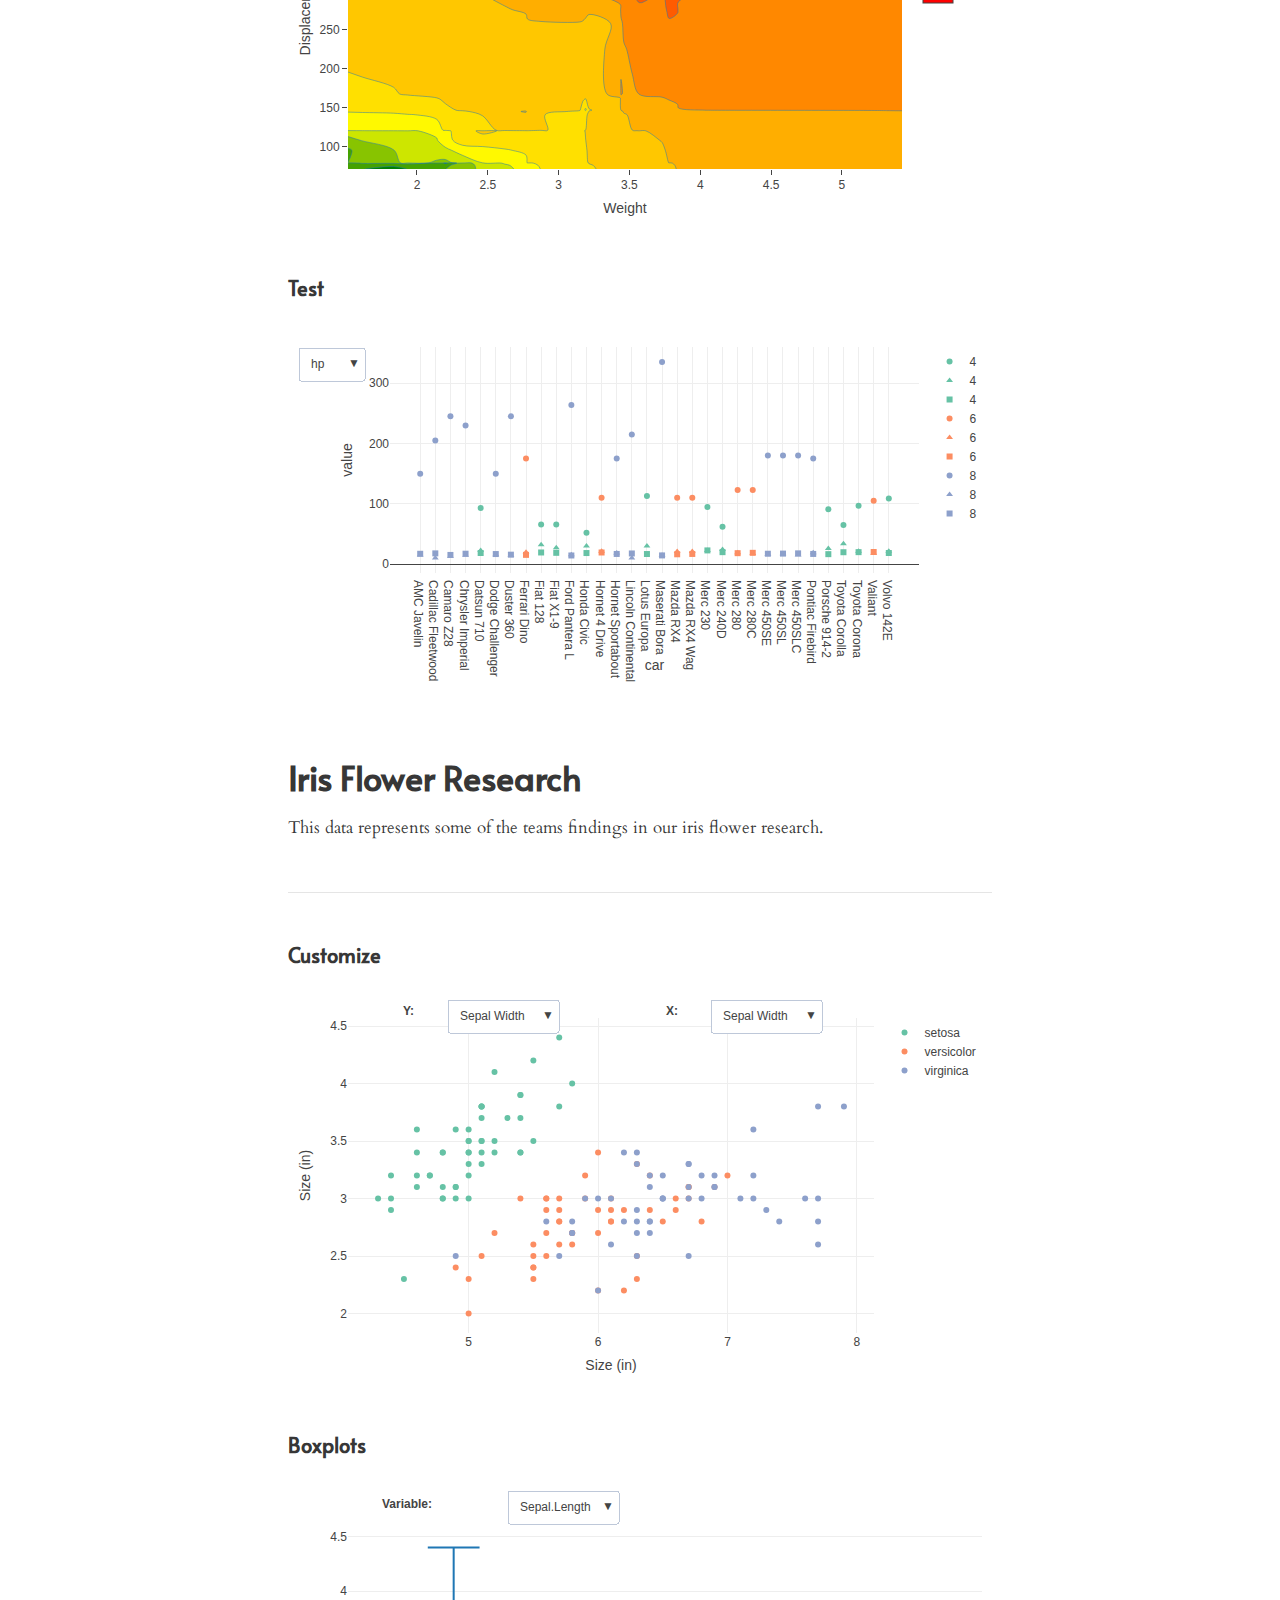
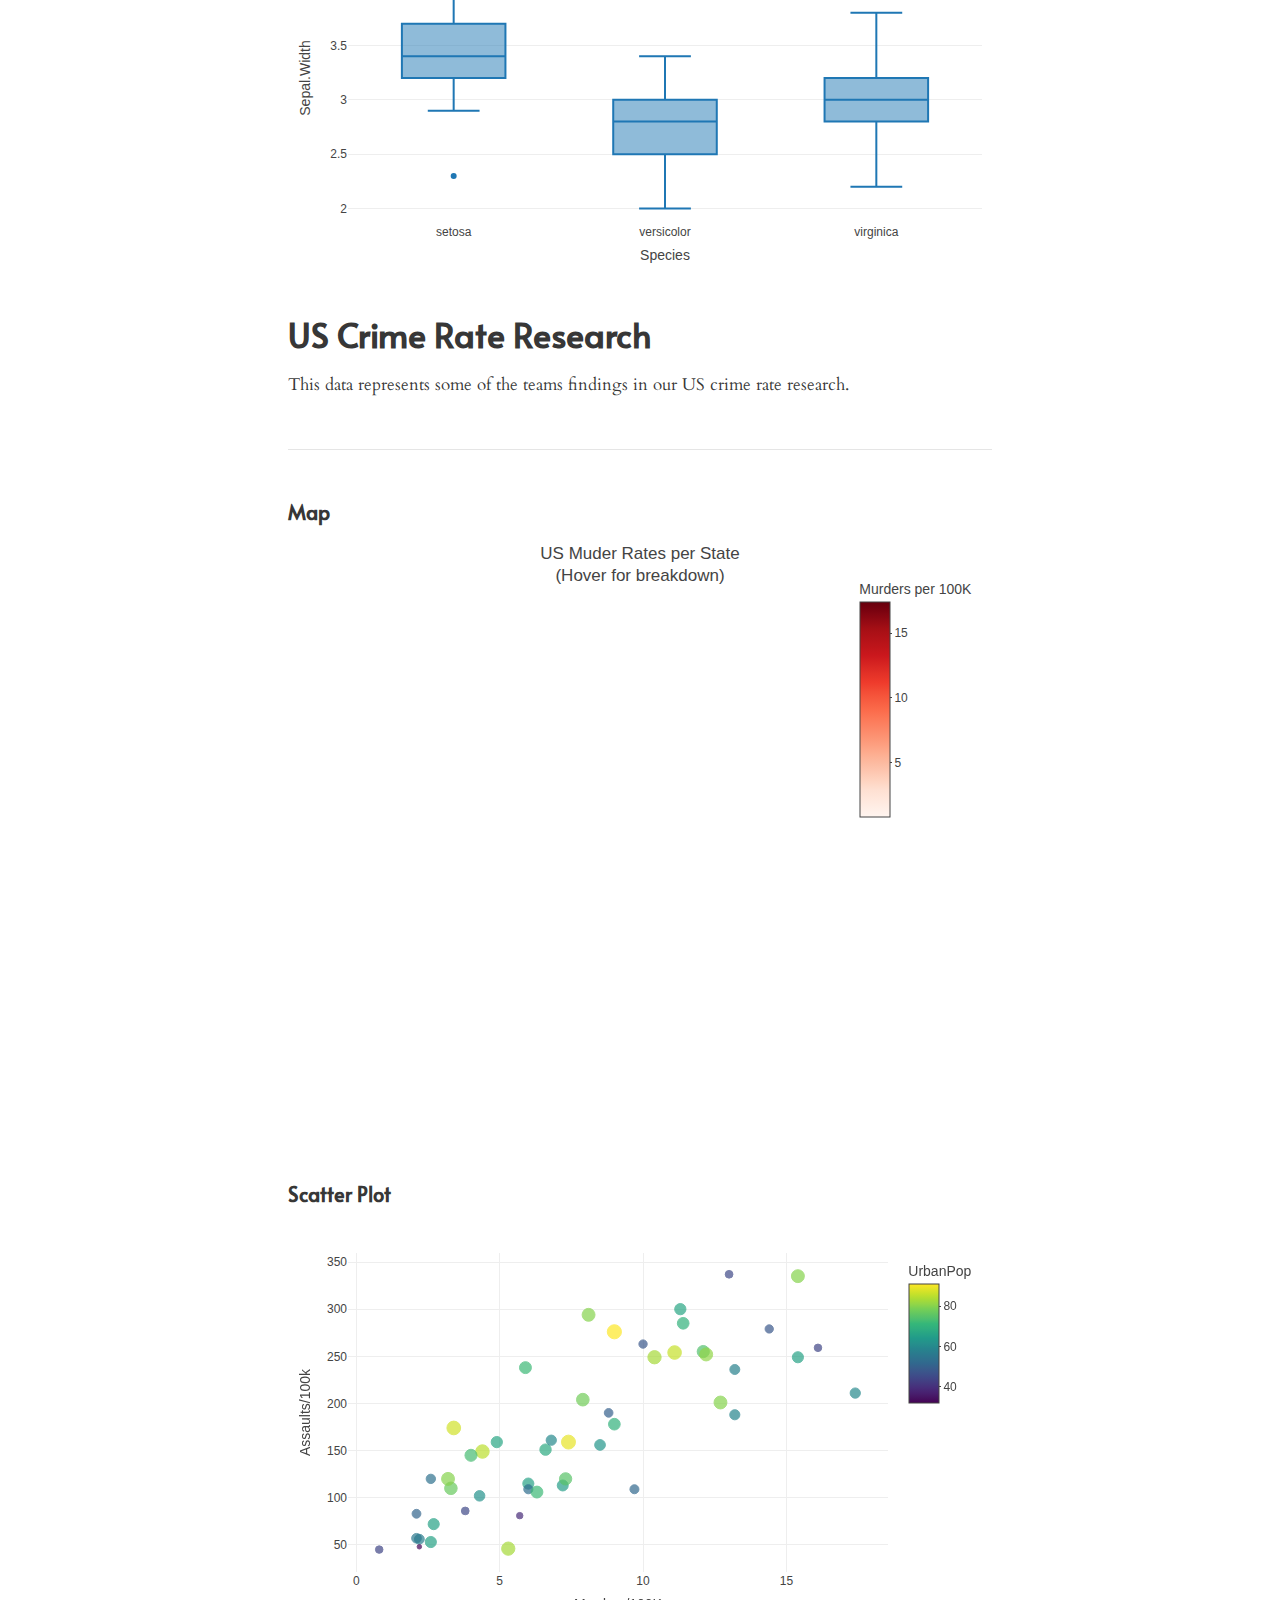
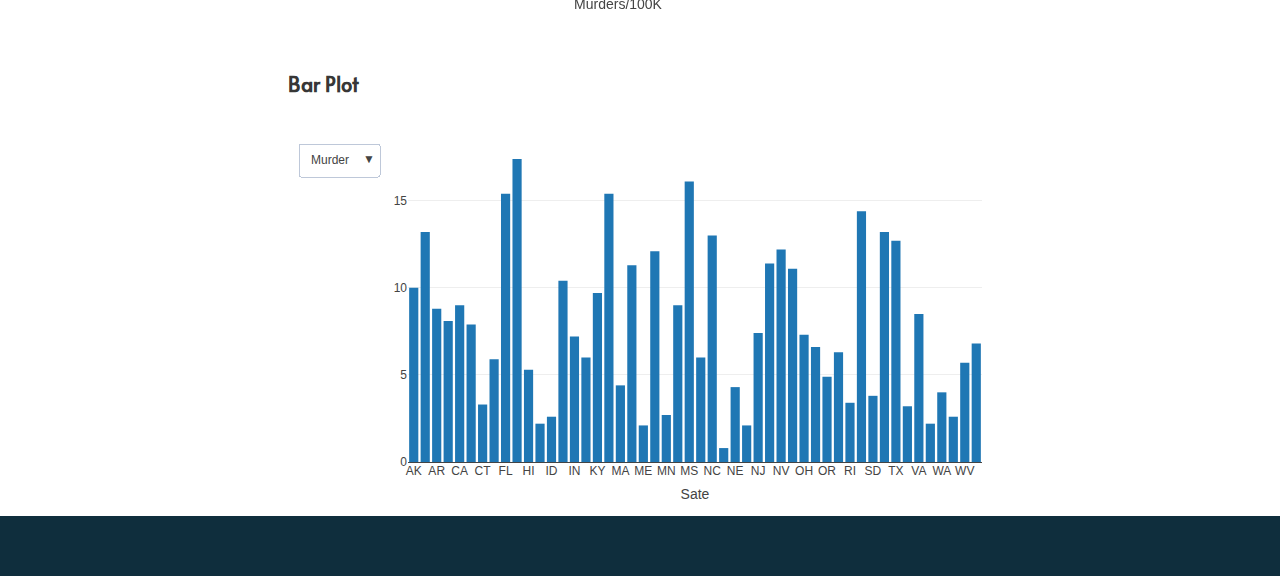
<file: docs/example.html>
<!DOCTYPE html>

<html xmlns="http://www.w3.org/1999/xhtml" lang="" xml:lang="">

<head>
  <meta charset="utf-8"/>
  <meta name="viewport" content="width=device-width, initial-scale=1"/>
  <meta http-equiv="X-UA-Compatible" content="IE=Edge,chrome=1"/>
  <meta name="generator" content="distill" />

  <style type="text/css">
  /* Hide doc at startup (prevent jankiness while JS renders/transforms) */
  body {
    visibility: hidden;
  }
  </style>

 <!--radix_placeholder_import_source-->
 <!--/radix_placeholder_import_source-->

<style type="text/css">code{white-space: pre;}</style>
<style type="text/css" data-origin="pandoc">
pre > code.sourceCode { white-space: pre; position: relative; }
pre > code.sourceCode > span { display: inline-block; line-height: 1.25; }
pre > code.sourceCode > span:empty { height: 1.2em; }
.sourceCode { overflow: visible; }
code.sourceCode > span { color: inherit; text-decoration: inherit; }
div.sourceCode { margin: 1em 0; }
pre.sourceCode { margin: 0; }
@media screen {
div.sourceCode { overflow: auto; }
}
@media print {
pre > code.sourceCode { white-space: pre-wrap; }
pre > code.sourceCode > span { text-indent: -5em; padding-left: 5em; }
}
pre.numberSource code
  { counter-reset: source-line 0; }
pre.numberSource code > span
  { position: relative; left: -4em; counter-increment: source-line; }
pre.numberSource code > span > a:first-child::before
  { content: counter(source-line);
    position: relative; left: -1em; text-align: right; vertical-align: baseline;
    border: none; display: inline-block;
    -webkit-touch-callout: none; -webkit-user-select: none;
    -khtml-user-select: none; -moz-user-select: none;
    -ms-user-select: none; user-select: none;
    padding: 0 4px; width: 4em;
    color: #aaaaaa;
  }
pre.numberSource { margin-left: 3em; border-left: 1px solid #aaaaaa;  padding-left: 4px; }
div.sourceCode
  {   }
@media screen {
pre > code.sourceCode > span > a:first-child::before { text-decoration: underline; }
}
code span.al { color: #ad0000; } /* Alert */
code span.an { color: #5e5e5e; } /* Annotation */
code span.at { } /* Attribute */
code span.bn { color: #ad0000; } /* BaseN */
code span.bu { } /* BuiltIn */
code span.cf { color: #007ba5; } /* ControlFlow */
code span.ch { color: #20794d; } /* Char */
code span.cn { color: #8f5902; } /* Constant */
code span.co { color: #5e5e5e; } /* Comment */
code span.cv { color: #5e5e5e; font-style: italic; } /* CommentVar */
code span.do { color: #5e5e5e; font-style: italic; } /* Documentation */
code span.dt { color: #ad0000; } /* DataType */
code span.dv { color: #ad0000; } /* DecVal */
code span.er { color: #ad0000; } /* Error */
code span.ex { } /* Extension */
code span.fl { color: #ad0000; } /* Float */
code span.fu { color: #4758ab; } /* Function */
code span.im { } /* Import */
code span.in { color: #5e5e5e; } /* Information */
code span.kw { color: #007ba5; } /* Keyword */
code span.op { color: #5e5e5e; } /* Operator */
code span.ot { color: #007ba5; } /* Other */
code span.pp { color: #ad0000; } /* Preprocessor */
code span.sc { color: #5e5e5e; } /* SpecialChar */
code span.ss { color: #20794d; } /* SpecialString */
code span.st { color: #20794d; } /* String */
code span.va { color: #111111; } /* Variable */
code span.vs { color: #20794d; } /* VerbatimString */
code span.wa { color: #5e5e5e; font-style: italic; } /* Warning */
</style>


  <!--radix_placeholder_meta_tags-->
  <title>CWRS Data Hub: Examples</title>


  <link rel="icon" type="image/png" href="water.png"/>


  <!--  https://developers.facebook.com/docs/sharing/webmasters#markup -->
  <meta property="og:title" content="CWRS Data Hub: Examples"/>
  <meta property="og:type" content="article"/>
  <meta property="og:locale" content="en_US"/>
  <meta property="og:site_name" content="CWRS Data Hub"/>

  <!--  https://dev.twitter.com/cards/types/summary -->
  <meta property="twitter:card" content="summary"/>
  <meta property="twitter:title" content="CWRS Data Hub: Examples"/>

  <!--/radix_placeholder_meta_tags-->
  <!--radix_placeholder_rmarkdown_metadata-->

  <script type="text/json" id="radix-rmarkdown-metadata">
  {"type":"list","attributes":{"names":{"type":"character","attributes":{},"value":["title"]}},"value":[{"type":"character","attributes":{},"value":["Examples"]}]}
  </script>
  <!--/radix_placeholder_rmarkdown_metadata-->
  <!--radix_placeholder_navigation_in_header-->
  <meta name="distill:offset" content=""/>

  <script type="application/javascript">

    window.headroom_prevent_pin = false;

    window.document.addEventListener("DOMContentLoaded", function (event) {

      // initialize headroom for banner
      var header = $('header').get(0);
      var headerHeight = header.offsetHeight;
      var headroom = new Headroom(header, {
        tolerance: 5,
        onPin : function() {
          if (window.headroom_prevent_pin) {
            window.headroom_prevent_pin = false;
            headroom.unpin();
          }
        }
      });
      headroom.init();
      if(window.location.hash)
        headroom.unpin();
      $(header).addClass('headroom--transition');

      // offset scroll location for banner on hash change
      // (see: https://github.com/WickyNilliams/headroom.js/issues/38)
      window.addEventListener("hashchange", function(event) {
        window.scrollTo(0, window.pageYOffset - (headerHeight + 25));
      });

      // responsive menu
      $('.distill-site-header').each(function(i, val) {
        var topnav = $(this);
        var toggle = topnav.find('.nav-toggle');
        toggle.on('click', function() {
          topnav.toggleClass('responsive');
        });
      });

      // nav dropdowns
      $('.nav-dropbtn').click(function(e) {
        $(this).next('.nav-dropdown-content').toggleClass('nav-dropdown-active');
        $(this).parent().siblings('.nav-dropdown')
           .children('.nav-dropdown-content').removeClass('nav-dropdown-active');
      });
      $("body").click(function(e){
        $('.nav-dropdown-content').removeClass('nav-dropdown-active');
      });
      $(".nav-dropdown").click(function(e){
        e.stopPropagation();
      });
    });
  </script>

  <style type="text/css">

  /* Theme (user-documented overrideables for nav appearance) */

  .distill-site-nav {
    color: rgba(255, 255, 255, 0.8);
    background-color: #0F2E3D;
    font-size: 15px;
    font-weight: 300;
  }

  .distill-site-nav a {
    color: inherit;
    text-decoration: none;
  }

  .distill-site-nav a:hover {
    color: white;
  }

  @media print {
    .distill-site-nav {
      display: none;
    }
  }

  .distill-site-header {

  }

  .distill-site-footer {

  }


  /* Site Header */

  .distill-site-header {
    width: 100%;
    box-sizing: border-box;
    z-index: 3;
  }

  .distill-site-header .nav-left {
    display: inline-block;
    margin-left: 8px;
  }

  @media screen and (max-width: 768px) {
    .distill-site-header .nav-left {
      margin-left: 0;
    }
  }


  .distill-site-header .nav-right {
    float: right;
    margin-right: 8px;
  }

  .distill-site-header a,
  .distill-site-header .title {
    display: inline-block;
    text-align: center;
    padding: 14px 10px 14px 10px;
  }

  .distill-site-header .title {
    font-size: 18px;
    min-width: 150px;
  }

  .distill-site-header .logo {
    padding: 0;
  }

  .distill-site-header .logo img {
    display: none;
    max-height: 20px;
    width: auto;
    margin-bottom: -4px;
  }

  .distill-site-header .nav-image img {
    max-height: 18px;
    width: auto;
    display: inline-block;
    margin-bottom: -3px;
  }



  @media screen and (min-width: 1000px) {
    .distill-site-header .logo img {
      display: inline-block;
    }
    .distill-site-header .nav-left {
      margin-left: 20px;
    }
    .distill-site-header .nav-right {
      margin-right: 20px;
    }
    .distill-site-header .title {
      padding-left: 12px;
    }
  }


  .distill-site-header .nav-toggle {
    display: none;
  }

  .nav-dropdown {
    display: inline-block;
    position: relative;
  }

  .nav-dropdown .nav-dropbtn {
    border: none;
    outline: none;
    color: rgba(255, 255, 255, 0.8);
    padding: 16px 10px;
    background-color: transparent;
    font-family: inherit;
    font-size: inherit;
    font-weight: inherit;
    margin: 0;
    margin-top: 1px;
    z-index: 2;
  }

  .nav-dropdown-content {
    display: none;
    position: absolute;
    background-color: white;
    min-width: 200px;
    border: 1px solid rgba(0,0,0,0.15);
    border-radius: 4px;
    box-shadow: 0px 8px 16px 0px rgba(0,0,0,0.1);
    z-index: 1;
    margin-top: 2px;
    white-space: nowrap;
    padding-top: 4px;
    padding-bottom: 4px;
  }

  .nav-dropdown-content hr {
    margin-top: 4px;
    margin-bottom: 4px;
    border: none;
    border-bottom: 1px solid rgba(0, 0, 0, 0.1);
  }

  .nav-dropdown-active {
    display: block;
  }

  .nav-dropdown-content a, .nav-dropdown-content .nav-dropdown-header {
    color: black;
    padding: 6px 24px;
    text-decoration: none;
    display: block;
    text-align: left;
  }

  .nav-dropdown-content .nav-dropdown-header {
    display: block;
    padding: 5px 24px;
    padding-bottom: 0;
    text-transform: uppercase;
    font-size: 14px;
    color: #999999;
    white-space: nowrap;
  }

  .nav-dropdown:hover .nav-dropbtn {
    color: white;
  }

  .nav-dropdown-content a:hover {
    background-color: #ddd;
    color: black;
  }

  .nav-right .nav-dropdown-content {
    margin-left: -45%;
    right: 0;
  }

  @media screen and (max-width: 768px) {
    .distill-site-header a, .distill-site-header .nav-dropdown  {display: none;}
    .distill-site-header a.nav-toggle {
      float: right;
      display: block;
    }
    .distill-site-header .title {
      margin-left: 0;
    }
    .distill-site-header .nav-right {
      margin-right: 0;
    }
    .distill-site-header {
      overflow: hidden;
    }
    .nav-right .nav-dropdown-content {
      margin-left: 0;
    }
  }


  @media screen and (max-width: 768px) {
    .distill-site-header.responsive {position: relative; min-height: 500px; }
    .distill-site-header.responsive a.nav-toggle {
      position: absolute;
      right: 0;
      top: 0;
    }
    .distill-site-header.responsive a,
    .distill-site-header.responsive .nav-dropdown {
      display: block;
      text-align: left;
    }
    .distill-site-header.responsive .nav-left,
    .distill-site-header.responsive .nav-right {
      width: 100%;
    }
    .distill-site-header.responsive .nav-dropdown {float: none;}
    .distill-site-header.responsive .nav-dropdown-content {position: relative;}
    .distill-site-header.responsive .nav-dropdown .nav-dropbtn {
      display: block;
      width: 100%;
      text-align: left;
    }
  }

  /* Site Footer */

  .distill-site-footer {
    width: 100%;
    overflow: hidden;
    box-sizing: border-box;
    z-index: 3;
    margin-top: 30px;
    padding-top: 30px;
    padding-bottom: 30px;
    text-align: center;
  }

  /* Headroom */

  d-title {
    padding-top: 6rem;
  }

  @media print {
    d-title {
      padding-top: 4rem;
    }
  }

  .headroom {
    z-index: 1000;
    position: fixed;
    top: 0;
    left: 0;
    right: 0;
  }

  .headroom--transition {
    transition: all .4s ease-in-out;
  }

  .headroom--unpinned {
    top: -100px;
  }

  .headroom--pinned {
    top: 0;
  }

  /* adjust viewport for navbar height */
  /* helps vertically center bootstrap (non-distill) content */
  .min-vh-100 {
    min-height: calc(100vh - 100px) !important;
  }

  </style>

  <script src="site_libs/jquery-3.6.0/jquery-3.6.0.min.js"></script>
  <link href="site_libs/font-awesome-5.1.0/css/all.css" rel="stylesheet"/>
  <link href="site_libs/font-awesome-5.1.0/css/v4-shims.css" rel="stylesheet"/>
  <script src="site_libs/headroom-0.9.4/headroom.min.js"></script>
  <script src="site_libs/autocomplete-0.37.1/autocomplete.min.js"></script>
  <script src="site_libs/fuse-6.4.1/fuse.min.js"></script>

  <script type="application/javascript">

  function getMeta(metaName) {
    var metas = document.getElementsByTagName('meta');
    for (let i = 0; i < metas.length; i++) {
      if (metas[i].getAttribute('name') === metaName) {
        return metas[i].getAttribute('content');
      }
    }
    return '';
  }

  function offsetURL(url) {
    var offset = getMeta('distill:offset');
    return offset ? offset + '/' + url : url;
  }

  function createFuseIndex() {

    // create fuse index
    var options = {
      keys: [
        { name: 'title', weight: 20 },
        { name: 'categories', weight: 15 },
        { name: 'description', weight: 10 },
        { name: 'contents', weight: 5 },
      ],
      ignoreLocation: true,
      threshold: 0
    };
    var fuse = new window.Fuse([], options);

    // fetch the main search.json
    return fetch(offsetURL('search.json'))
      .then(function(response) {
        if (response.status == 200) {
          return response.json().then(function(json) {
            // index main articles
            json.articles.forEach(function(article) {
              fuse.add(article);
            });
            // download collections and index their articles
            return Promise.all(json.collections.map(function(collection) {
              return fetch(offsetURL(collection)).then(function(response) {
                if (response.status === 200) {
                  return response.json().then(function(articles) {
                    articles.forEach(function(article) {
                      fuse.add(article);
                    });
                  })
                } else {
                  return Promise.reject(
                    new Error('Unexpected status from search index request: ' +
                              response.status)
                  );
                }
              });
            })).then(function() {
              return fuse;
            });
          });

        } else {
          return Promise.reject(
            new Error('Unexpected status from search index request: ' +
                        response.status)
          );
        }
      });
  }

  window.document.addEventListener("DOMContentLoaded", function (event) {

    // get search element (bail if we don't have one)
    var searchEl = window.document.getElementById('distill-search');
    if (!searchEl)
      return;

    createFuseIndex()
      .then(function(fuse) {

        // make search box visible
        searchEl.classList.remove('hidden');

        // initialize autocomplete
        var options = {
          autoselect: true,
          hint: false,
          minLength: 2,
        };
        window.autocomplete(searchEl, options, [{
          source: function(query, callback) {
            const searchOptions = {
              isCaseSensitive: false,
              shouldSort: true,
              minMatchCharLength: 2,
              limit: 10,
            };
            var results = fuse.search(query, searchOptions);
            callback(results
              .map(function(result) { return result.item; })
            );
          },
          templates: {
            suggestion: function(suggestion) {
              var img = suggestion.preview && Object.keys(suggestion.preview).length > 0
                ? `<img src="${offsetURL(suggestion.preview)}"</img>`
                : '';
              var html = `
                <div class="search-item">
                  <h3>${suggestion.title}</h3>
                  <div class="search-item-description">
                    ${suggestion.description || ''}
                  </div>
                  <div class="search-item-preview">
                    ${img}
                  </div>
                </div>
              `;
              return html;
            }
          }
        }]).on('autocomplete:selected', function(event, suggestion) {
          window.location.href = offsetURL(suggestion.path);
        });
        // remove inline display style on autocompleter (we want to
        // manage responsive display via css)
        $('.algolia-autocomplete').css("display", "");
      })
      .catch(function(error) {
        console.log(error);
      });

  });

  </script>

  <style type="text/css">

  .nav-search {
    font-size: x-small;
  }

  /* Algolioa Autocomplete */

  .algolia-autocomplete {
    display: inline-block;
    margin-left: 10px;
    vertical-align: sub;
    background-color: white;
    color: black;
    padding: 6px;
    padding-top: 8px;
    padding-bottom: 0;
    border-radius: 6px;
    border: 1px #0F2E3D solid;
    width: 180px;
  }


  @media screen and (max-width: 768px) {
    .distill-site-nav .algolia-autocomplete {
      display: none;
      visibility: hidden;
    }
    .distill-site-nav.responsive .algolia-autocomplete {
      display: inline-block;
      visibility: visible;
    }
    .distill-site-nav.responsive .algolia-autocomplete .aa-dropdown-menu {
      margin-left: 0;
      width: 400px;
      max-height: 400px;
    }
  }

  .algolia-autocomplete .aa-input, .algolia-autocomplete .aa-hint {
    width: 90%;
    outline: none;
    border: none;
  }

  .algolia-autocomplete .aa-hint {
    color: #999;
  }
  .algolia-autocomplete .aa-dropdown-menu {
    width: 550px;
    max-height: 70vh;
    overflow-x: visible;
    overflow-y: scroll;
    padding: 5px;
    margin-top: 3px;
    margin-left: -150px;
    background-color: #fff;
    border-radius: 5px;
    border: 1px solid #999;
    border-top: none;
  }

  .algolia-autocomplete .aa-dropdown-menu .aa-suggestion {
    cursor: pointer;
    padding: 5px 4px;
    border-bottom: 1px solid #eee;
  }

  .algolia-autocomplete .aa-dropdown-menu .aa-suggestion:last-of-type {
    border-bottom: none;
    margin-bottom: 2px;
  }

  .algolia-autocomplete .aa-dropdown-menu .aa-suggestion .search-item {
    overflow: hidden;
    font-size: 0.8em;
    line-height: 1.4em;
  }

  .algolia-autocomplete .aa-dropdown-menu .aa-suggestion .search-item h3 {
    font-size: 1rem;
    margin-block-start: 0;
    margin-block-end: 5px;
  }

  .algolia-autocomplete .aa-dropdown-menu .aa-suggestion .search-item-description {
    display: inline-block;
    overflow: hidden;
    height: 2.8em;
    width: 80%;
    margin-right: 4%;
  }

  .algolia-autocomplete .aa-dropdown-menu .aa-suggestion .search-item-preview {
    display: inline-block;
    width: 15%;
  }

  .algolia-autocomplete .aa-dropdown-menu .aa-suggestion .search-item-preview img {
    height: 3em;
    width: auto;
    display: none;
  }

  .algolia-autocomplete .aa-dropdown-menu .aa-suggestion .search-item-preview img[src] {
    display: initial;
  }

  .algolia-autocomplete .aa-dropdown-menu .aa-suggestion.aa-cursor {
    background-color: #eee;
  }
  .algolia-autocomplete .aa-dropdown-menu .aa-suggestion em {
    font-weight: bold;
    font-style: normal;
  }

  </style>


  <!--/radix_placeholder_navigation_in_header-->
  <!--radix_placeholder_distill-->

  <style type="text/css">

  body {
    background-color: white;
  }

  .pandoc-table {
    width: 100%;
  }

  .pandoc-table>caption {
    margin-bottom: 10px;
  }

  .pandoc-table th:not([align]) {
    text-align: left;
  }

  .pagedtable-footer {
    font-size: 15px;
  }

  d-byline .byline {
    grid-template-columns: 2fr 2fr;
  }

  d-byline .byline h3 {
    margin-block-start: 1.5em;
  }

  d-byline .byline .authors-affiliations h3 {
    margin-block-start: 0.5em;
  }

  .authors-affiliations .orcid-id {
    width: 16px;
    height:16px;
    margin-left: 4px;
    margin-right: 4px;
    vertical-align: middle;
    padding-bottom: 2px;
  }

  d-title .dt-tags {
    margin-top: 1em;
    grid-column: text;
  }

  .dt-tags .dt-tag {
    text-decoration: none;
    display: inline-block;
    color: rgba(0,0,0,0.6);
    padding: 0em 0.4em;
    margin-right: 0.5em;
    margin-bottom: 0.4em;
    font-size: 70%;
    border: 1px solid rgba(0,0,0,0.2);
    border-radius: 3px;
    text-transform: uppercase;
    font-weight: 500;
  }

  d-article table.gt_table td,
  d-article table.gt_table th {
    border-bottom: none;
  }

  .html-widget {
    margin-bottom: 2.0em;
  }

  .l-screen-inset {
    padding-right: 16px;
  }

  .l-screen .caption {
    margin-left: 10px;
  }

  .shaded {
    background: rgb(247, 247, 247);
    padding-top: 20px;
    padding-bottom: 20px;
    border-top: 1px solid rgba(0, 0, 0, 0.1);
    border-bottom: 1px solid rgba(0, 0, 0, 0.1);
  }

  .shaded .html-widget {
    margin-bottom: 0;
    border: 1px solid rgba(0, 0, 0, 0.1);
  }

  .shaded .shaded-content {
    background: white;
  }

  .text-output {
    margin-top: 0;
    line-height: 1.5em;
  }

  .hidden {
    display: none !important;
  }

  d-article {
    padding-top: 2.5rem;
    padding-bottom: 30px;
  }

  d-appendix {
    padding-top: 30px;
  }

  d-article>p>img {
    width: 100%;
  }

  d-article h2 {
    margin: 1rem 0 1.5rem 0;
  }

  d-article h3 {
    margin-top: 1.5rem;
  }

  d-article iframe {
    border: 1px solid rgba(0, 0, 0, 0.1);
    margin-bottom: 2.0em;
    width: 100%;
  }

  /* Tweak code blocks */

  d-article div.sourceCode code,
  d-article pre code {
    font-family: Consolas, Monaco, 'Andale Mono', 'Ubuntu Mono', monospace;
  }

  d-article pre,
  d-article div.sourceCode,
  d-article div.sourceCode pre {
    overflow: auto;
  }

  d-article div.sourceCode {
    background-color: white;
  }

  d-article div.sourceCode pre {
    padding-left: 10px;
    font-size: 12px;
    border-left: 2px solid rgba(0,0,0,0.1);
  }

  d-article pre {
    font-size: 12px;
    color: black;
    background: none;
    margin-top: 0;
    text-align: left;
    white-space: pre;
    word-spacing: normal;
    word-break: normal;
    word-wrap: normal;
    line-height: 1.5;

    -moz-tab-size: 4;
    -o-tab-size: 4;
    tab-size: 4;

    -webkit-hyphens: none;
    -moz-hyphens: none;
    -ms-hyphens: none;
    hyphens: none;
  }

  d-article pre a {
    border-bottom: none;
  }

  d-article pre a:hover {
    border-bottom: none;
    text-decoration: underline;
  }

  d-article details {
    grid-column: text;
    margin-bottom: 0.8em;
  }

  @media(min-width: 768px) {

  d-article pre,
  d-article div.sourceCode,
  d-article div.sourceCode pre {
    overflow: visible !important;
  }

  d-article div.sourceCode pre {
    padding-left: 18px;
    font-size: 14px;
  }

  d-article pre {
    font-size: 14px;
  }

  }

  figure img.external {
    background: white;
    border: 1px solid rgba(0, 0, 0, 0.1);
    box-shadow: 0 1px 8px rgba(0, 0, 0, 0.1);
    padding: 18px;
    box-sizing: border-box;
  }

  /* CSS for d-contents */

  .d-contents {
    grid-column: text;
    color: rgba(0,0,0,0.8);
    font-size: 0.9em;
    padding-bottom: 1em;
    margin-bottom: 1em;
    padding-bottom: 0.5em;
    margin-bottom: 1em;
    padding-left: 0.25em;
    justify-self: start;
  }

  @media(min-width: 1000px) {
    .d-contents.d-contents-float {
      height: 0;
      grid-column-start: 1;
      grid-column-end: 4;
      justify-self: center;
      padding-right: 3em;
      padding-left: 2em;
    }
  }

  .d-contents nav h3 {
    font-size: 18px;
    margin-top: 0;
    margin-bottom: 1em;
  }

  .d-contents li {
    list-style-type: none
  }

  .d-contents nav > ul {
    padding-left: 0;
  }

  .d-contents ul {
    padding-left: 1em
  }

  .d-contents nav ul li {
    margin-top: 0.6em;
    margin-bottom: 0.2em;
  }

  .d-contents nav a {
    font-size: 13px;
    border-bottom: none;
    text-decoration: none
    color: rgba(0, 0, 0, 0.8);
  }

  .d-contents nav a:hover {
    text-decoration: underline solid rgba(0, 0, 0, 0.6)
  }

  .d-contents nav > ul > li > a {
    font-weight: 600;
  }

  .d-contents nav > ul > li > ul {
    font-weight: inherit;
  }

  .d-contents nav > ul > li > ul > li {
    margin-top: 0.2em;
  }


  .d-contents nav ul {
    margin-top: 0;
    margin-bottom: 0.25em;
  }

  .d-article-with-toc h2:nth-child(2) {
    margin-top: 0;
  }


  /* Figure */

  .figure {
    position: relative;
    margin-bottom: 2.5em;
    margin-top: 1.5em;
  }

  .figure img {
    width: 100%;
  }

  .figure .caption {
    color: rgba(0, 0, 0, 0.6);
    font-size: 12px;
    line-height: 1.5em;
  }

  .figure img.external {
    background: white;
    border: 1px solid rgba(0, 0, 0, 0.1);
    box-shadow: 0 1px 8px rgba(0, 0, 0, 0.1);
    padding: 18px;
    box-sizing: border-box;
  }

  .figure .caption a {
    color: rgba(0, 0, 0, 0.6);
  }

  .figure .caption b,
  .figure .caption strong, {
    font-weight: 600;
    color: rgba(0, 0, 0, 1.0);
  }

  /* Citations */

  d-article .citation {
    color: inherit;
    cursor: inherit;
  }

  div.hanging-indent{
    margin-left: 1em; text-indent: -1em;
  }

  /* Citation hover box */

  .tippy-box[data-theme~=light-border] {
    background-color: rgba(250, 250, 250, 0.95);
  }

  .tippy-content > p {
    margin-bottom: 0;
    padding: 2px;
  }


  /* Tweak 1000px media break to show more text */

  @media(min-width: 1000px) {
    .base-grid,
    distill-header,
    d-title,
    d-abstract,
    d-article,
    d-appendix,
    distill-appendix,
    d-byline,
    d-footnote-list,
    d-citation-list,
    distill-footer {
      grid-template-columns: [screen-start] 1fr [page-start kicker-start] 80px [middle-start] 50px [text-start kicker-end] 65px 65px 65px 65px 65px 65px 65px 65px [text-end gutter-start] 65px [middle-end] 65px [page-end gutter-end] 1fr [screen-end];
      grid-column-gap: 16px;
    }

    .grid {
      grid-column-gap: 16px;
    }

    d-article {
      font-size: 1.06rem;
      line-height: 1.7em;
    }
    figure .caption, .figure .caption, figure figcaption {
      font-size: 13px;
    }
  }

  @media(min-width: 1180px) {
    .base-grid,
    distill-header,
    d-title,
    d-abstract,
    d-article,
    d-appendix,
    distill-appendix,
    d-byline,
    d-footnote-list,
    d-citation-list,
    distill-footer {
      grid-template-columns: [screen-start] 1fr [page-start kicker-start] 60px [middle-start] 60px [text-start kicker-end] 60px 60px 60px 60px 60px 60px 60px 60px [text-end gutter-start] 60px [middle-end] 60px [page-end gutter-end] 1fr [screen-end];
      grid-column-gap: 32px;
    }

    .grid {
      grid-column-gap: 32px;
    }
  }


  /* Get the citation styles for the appendix (not auto-injected on render since
     we do our own rendering of the citation appendix) */

  d-appendix .citation-appendix,
  .d-appendix .citation-appendix {
    font-size: 11px;
    line-height: 15px;
    border-left: 1px solid rgba(0, 0, 0, 0.1);
    padding-left: 18px;
    border: 1px solid rgba(0,0,0,0.1);
    background: rgba(0, 0, 0, 0.02);
    padding: 10px 18px;
    border-radius: 3px;
    color: rgba(150, 150, 150, 1);
    overflow: hidden;
    margin-top: -12px;
    white-space: pre-wrap;
    word-wrap: break-word;
  }

  /* Include appendix styles here so they can be overridden */

  d-appendix {
    contain: layout style;
    font-size: 0.8em;
    line-height: 1.7em;
    margin-top: 60px;
    margin-bottom: 0;
    border-top: 1px solid rgba(0, 0, 0, 0.1);
    color: rgba(0,0,0,0.5);
    padding-top: 60px;
    padding-bottom: 48px;
  }

  d-appendix h3 {
    grid-column: page-start / text-start;
    font-size: 15px;
    font-weight: 500;
    margin-top: 1em;
    margin-bottom: 0;
    color: rgba(0,0,0,0.65);
  }

  d-appendix h3 + * {
    margin-top: 1em;
  }

  d-appendix ol {
    padding: 0 0 0 15px;
  }

  @media (min-width: 768px) {
    d-appendix ol {
      padding: 0 0 0 30px;
      margin-left: -30px;
    }
  }

  d-appendix li {
    margin-bottom: 1em;
  }

  d-appendix a {
    color: rgba(0, 0, 0, 0.6);
  }

  d-appendix > * {
    grid-column: text;
  }

  d-appendix > d-footnote-list,
  d-appendix > d-citation-list,
  d-appendix > distill-appendix {
    grid-column: screen;
  }

  /* Include footnote styles here so they can be overridden */

  d-footnote-list {
    contain: layout style;
  }

  d-footnote-list > * {
    grid-column: text;
  }

  d-footnote-list a.footnote-backlink {
    color: rgba(0,0,0,0.3);
    padding-left: 0.5em;
  }



  /* Anchor.js */

  .anchorjs-link {
    /*transition: all .25s linear; */
    text-decoration: none;
    border-bottom: none;
  }
  *:hover > .anchorjs-link {
    margin-left: -1.125em !important;
    text-decoration: none;
    border-bottom: none;
  }

  /* Social footer */

  .social_footer {
    margin-top: 30px;
    margin-bottom: 0;
    color: rgba(0,0,0,0.67);
  }

  .disqus-comments {
    margin-right: 30px;
  }

  .disqus-comment-count {
    border-bottom: 1px solid rgba(0, 0, 0, 0.4);
    cursor: pointer;
  }

  #disqus_thread {
    margin-top: 30px;
  }

  .article-sharing a {
    border-bottom: none;
    margin-right: 8px;
  }

  .article-sharing a:hover {
    border-bottom: none;
  }

  .sidebar-section.subscribe {
    font-size: 12px;
    line-height: 1.6em;
  }

  .subscribe p {
    margin-bottom: 0.5em;
  }


  .article-footer .subscribe {
    font-size: 15px;
    margin-top: 45px;
  }


  .sidebar-section.custom {
    font-size: 12px;
    line-height: 1.6em;
  }

  .custom p {
    margin-bottom: 0.5em;
  }

  /* Styles for listing layout (hide title) */
  .layout-listing d-title, .layout-listing .d-title {
    display: none;
  }

  /* Styles for posts lists (not auto-injected) */


  .posts-with-sidebar {
    padding-left: 45px;
    padding-right: 45px;
  }

  .posts-list .description h2,
  .posts-list .description p {
    font-family: -apple-system, BlinkMacSystemFont, "Segoe UI", Roboto, Oxygen, Ubuntu, Cantarell, "Fira Sans", "Droid Sans", "Helvetica Neue", Arial, sans-serif;
  }

  .posts-list .description h2 {
    font-weight: 700;
    border-bottom: none;
    padding-bottom: 0;
  }

  .posts-list h2.post-tag {
    border-bottom: 1px solid rgba(0, 0, 0, 0.2);
    padding-bottom: 12px;
  }
  .posts-list {
    margin-top: 60px;
    margin-bottom: 24px;
  }

  .posts-list .post-preview {
    text-decoration: none;
    overflow: hidden;
    display: block;
    border-bottom: 1px solid rgba(0, 0, 0, 0.1);
    padding: 24px 0;
  }

  .post-preview-last {
    border-bottom: none !important;
  }

  .posts-list .posts-list-caption {
    grid-column: screen;
    font-weight: 400;
  }

  .posts-list .post-preview h2 {
    margin: 0 0 6px 0;
    line-height: 1.2em;
    font-style: normal;
    font-size: 24px;
  }

  .posts-list .post-preview p {
    margin: 0 0 12px 0;
    line-height: 1.4em;
    font-size: 16px;
  }

  .posts-list .post-preview .thumbnail {
    box-sizing: border-box;
    margin-bottom: 24px;
    position: relative;
    max-width: 500px;
  }
  .posts-list .post-preview img {
    width: 100%;
    display: block;
  }

  .posts-list .metadata {
    font-size: 12px;
    line-height: 1.4em;
    margin-bottom: 18px;
  }

  .posts-list .metadata > * {
    display: inline-block;
  }

  .posts-list .metadata .publishedDate {
    margin-right: 2em;
  }

  .posts-list .metadata .dt-authors {
    display: block;
    margin-top: 0.3em;
    margin-right: 2em;
  }

  .posts-list .dt-tags {
    display: block;
    line-height: 1em;
  }

  .posts-list .dt-tags .dt-tag {
    display: inline-block;
    color: rgba(0,0,0,0.6);
    padding: 0.3em 0.4em;
    margin-right: 0.2em;
    margin-bottom: 0.4em;
    font-size: 60%;
    border: 1px solid rgba(0,0,0,0.2);
    border-radius: 3px;
    text-transform: uppercase;
    font-weight: 500;
  }

  .posts-list img {
    opacity: 1;
  }

  .posts-list img[data-src] {
    opacity: 0;
  }

  .posts-more {
    clear: both;
  }


  .posts-sidebar {
    font-size: 16px;
  }

  .posts-sidebar h3 {
    font-size: 16px;
    margin-top: 0;
    margin-bottom: 0.5em;
    font-weight: 400;
    text-transform: uppercase;
  }

  .sidebar-section {
    margin-bottom: 30px;
  }

  .categories ul {
    list-style-type: none;
    margin: 0;
    padding: 0;
  }

  .categories li {
    color: rgba(0, 0, 0, 0.8);
    margin-bottom: 0;
  }

  .categories li>a {
    border-bottom: none;
  }

  .categories li>a:hover {
    border-bottom: 1px solid rgba(0, 0, 0, 0.4);
  }

  .categories .active {
    font-weight: 600;
  }

  .categories .category-count {
    color: rgba(0, 0, 0, 0.4);
  }


  @media(min-width: 768px) {
    .posts-list .post-preview h2 {
      font-size: 26px;
    }
    .posts-list .post-preview .thumbnail {
      float: right;
      width: 30%;
      margin-bottom: 0;
    }
    .posts-list .post-preview .description {
      float: left;
      width: 45%;
    }
    .posts-list .post-preview .metadata {
      float: left;
      width: 20%;
      margin-top: 8px;
    }
    .posts-list .post-preview p {
      margin: 0 0 12px 0;
      line-height: 1.5em;
      font-size: 16px;
    }
    .posts-with-sidebar .posts-list {
      float: left;
      width: 75%;
    }
    .posts-with-sidebar .posts-sidebar {
      float: right;
      width: 20%;
      margin-top: 60px;
      padding-top: 24px;
      padding-bottom: 24px;
    }
  }


  /* Improve display for browsers without grid (IE/Edge <= 15) */

  .downlevel {
    line-height: 1.6em;
    font-family: -apple-system, BlinkMacSystemFont, "Segoe UI", Roboto, Oxygen, Ubuntu, Cantarell, "Fira Sans", "Droid Sans", "Helvetica Neue", Arial, sans-serif;
    margin: 0;
  }

  .downlevel .d-title {
    padding-top: 6rem;
    padding-bottom: 1.5rem;
  }

  .downlevel .d-title h1 {
    font-size: 50px;
    font-weight: 700;
    line-height: 1.1em;
    margin: 0 0 0.5rem;
  }

  .downlevel .d-title p {
    font-weight: 300;
    font-size: 1.2rem;
    line-height: 1.55em;
    margin-top: 0;
  }

  .downlevel .d-byline {
    padding-top: 0.8em;
    padding-bottom: 0.8em;
    font-size: 0.8rem;
    line-height: 1.8em;
  }

  .downlevel .section-separator {
    border: none;
    border-top: 1px solid rgba(0, 0, 0, 0.1);
  }

  .downlevel .d-article {
    font-size: 1.06rem;
    line-height: 1.7em;
    padding-top: 1rem;
    padding-bottom: 2rem;
  }


  .downlevel .d-appendix {
    padding-left: 0;
    padding-right: 0;
    max-width: none;
    font-size: 0.8em;
    line-height: 1.7em;
    margin-bottom: 0;
    color: rgba(0,0,0,0.5);
    padding-top: 40px;
    padding-bottom: 48px;
  }

  .downlevel .footnotes ol {
    padding-left: 13px;
  }

  .downlevel .base-grid,
  .downlevel .distill-header,
  .downlevel .d-title,
  .downlevel .d-abstract,
  .downlevel .d-article,
  .downlevel .d-appendix,
  .downlevel .distill-appendix,
  .downlevel .d-byline,
  .downlevel .d-footnote-list,
  .downlevel .d-citation-list,
  .downlevel .distill-footer,
  .downlevel .appendix-bottom,
  .downlevel .posts-container {
    padding-left: 40px;
    padding-right: 40px;
  }

  @media(min-width: 768px) {
    .downlevel .base-grid,
    .downlevel .distill-header,
    .downlevel .d-title,
    .downlevel .d-abstract,
    .downlevel .d-article,
    .downlevel .d-appendix,
    .downlevel .distill-appendix,
    .downlevel .d-byline,
    .downlevel .d-footnote-list,
    .downlevel .d-citation-list,
    .downlevel .distill-footer,
    .downlevel .appendix-bottom,
    .downlevel .posts-container {
    padding-left: 150px;
    padding-right: 150px;
    max-width: 900px;
  }
  }

  .downlevel pre code {
    display: block;
    border-left: 2px solid rgba(0, 0, 0, .1);
    padding: 0 0 0 20px;
    font-size: 14px;
  }

  .downlevel code, .downlevel pre {
    color: black;
    background: none;
    font-family: Consolas, Monaco, 'Andale Mono', 'Ubuntu Mono', monospace;
    text-align: left;
    white-space: pre;
    word-spacing: normal;
    word-break: normal;
    word-wrap: normal;
    line-height: 1.5;

    -moz-tab-size: 4;
    -o-tab-size: 4;
    tab-size: 4;

    -webkit-hyphens: none;
    -moz-hyphens: none;
    -ms-hyphens: none;
    hyphens: none;
  }

  .downlevel .posts-list .post-preview {
    color: inherit;
  }



  </style>

  <script type="application/javascript">

  function is_downlevel_browser() {
    if (bowser.isUnsupportedBrowser({ msie: "12", msedge: "16"},
                                   window.navigator.userAgent)) {
      return true;
    } else {
      return window.load_distill_framework === undefined;
    }
  }

  // show body when load is complete
  function on_load_complete() {

    // add anchors
    if (window.anchors) {
      window.anchors.options.placement = 'left';
      window.anchors.add('d-article > h2, d-article > h3, d-article > h4, d-article > h5');
    }


    // set body to visible
    document.body.style.visibility = 'visible';

    // force redraw for leaflet widgets
    if (window.HTMLWidgets) {
      var maps = window.HTMLWidgets.findAll(".leaflet");
      $.each(maps, function(i, el) {
        var map = this.getMap();
        map.invalidateSize();
        map.eachLayer(function(layer) {
          if (layer instanceof L.TileLayer)
            layer.redraw();
        });
      });
    }

    // trigger 'shown' so htmlwidgets resize
    $('d-article').trigger('shown');
  }

  function init_distill() {

    init_common();

    // create front matter
    var front_matter = $('<d-front-matter></d-front-matter>');
    $('#distill-front-matter').wrap(front_matter);

    // create d-title
    $('.d-title').changeElementType('d-title');

    // create d-byline
    var byline = $('<d-byline></d-byline>');
    $('.d-byline').replaceWith(byline);

    // create d-article
    var article = $('<d-article></d-article>');
    $('.d-article').wrap(article).children().unwrap();

    // move posts container into article
    $('.posts-container').appendTo($('d-article'));

    // create d-appendix
    $('.d-appendix').changeElementType('d-appendix');

    // flag indicating that we have appendix items
    var appendix = $('.appendix-bottom').children('h3').length > 0;

    // replace footnotes with <d-footnote>
    $('.footnote-ref').each(function(i, val) {
      appendix = true;
      var href = $(this).attr('href');
      var id = href.replace('#', '');
      var fn = $('#' + id);
      var fn_p = $('#' + id + '>p');
      fn_p.find('.footnote-back').remove();
      var text = fn_p.html();
      var dtfn = $('<d-footnote></d-footnote>');
      dtfn.html(text);
      $(this).replaceWith(dtfn);
    });
    // remove footnotes
    $('.footnotes').remove();

    // move refs into #references-listing
    $('#references-listing').replaceWith($('#refs'));

    $('h1.appendix, h2.appendix').each(function(i, val) {
      $(this).changeElementType('h3');
    });
    $('h3.appendix').each(function(i, val) {
      var id = $(this).attr('id');
      $('.d-contents a[href="#' + id + '"]').parent().remove();
      appendix = true;
      $(this).nextUntil($('h1, h2, h3')).addBack().appendTo($('d-appendix'));
    });

    // show d-appendix if we have appendix content
    $("d-appendix").css('display', appendix ? 'grid' : 'none');

    // localize layout chunks to just output
    $('.layout-chunk').each(function(i, val) {

      // capture layout
      var layout = $(this).attr('data-layout');

      // apply layout to markdown level block elements
      var elements = $(this).children().not('details, div.sourceCode, pre, script');
      elements.each(function(i, el) {
        var layout_div = $('<div class="' + layout + '"></div>');
        if (layout_div.hasClass('shaded')) {
          var shaded_content = $('<div class="shaded-content"></div>');
          $(this).wrap(shaded_content);
          $(this).parent().wrap(layout_div);
        } else {
          $(this).wrap(layout_div);
        }
      });


      // unwrap the layout-chunk div
      $(this).children().unwrap();
    });

    // remove code block used to force  highlighting css
    $('.distill-force-highlighting-css').parent().remove();

    // remove empty line numbers inserted by pandoc when using a
    // custom syntax highlighting theme
    $('code.sourceCode a:empty').remove();

    // load distill framework
    load_distill_framework();

    // wait for window.distillRunlevel == 4 to do post processing
    function distill_post_process() {

      if (!window.distillRunlevel || window.distillRunlevel < 4)
        return;

      // hide author/affiliations entirely if we have no authors
      var front_matter = JSON.parse($("#distill-front-matter").html());
      var have_authors = front_matter.authors && front_matter.authors.length > 0;
      if (!have_authors)
        $('d-byline').addClass('hidden');

      // article with toc class
      $('.d-contents').parent().addClass('d-article-with-toc');

      // strip links that point to #
      $('.authors-affiliations').find('a[href="#"]').removeAttr('href');

      // add orcid ids
      $('.authors-affiliations').find('.author').each(function(i, el) {
        var orcid_id = front_matter.authors[i].orcidID;
        if (orcid_id) {
          var a = $('<a></a>');
          a.attr('href', 'https://orcid.org/' + orcid_id);
          var img = $('<img></img>');
          img.addClass('orcid-id');
          img.attr('alt', 'ORCID ID');
          img.attr('src','[data-uri]');
          a.append(img);
          $(this).append(a);
        }
      });

      // hide elements of author/affiliations grid that have no value
      function hide_byline_column(caption) {
        $('d-byline').find('h3:contains("' + caption + '")').parent().css('visibility', 'hidden');
      }

      // affiliations
      var have_affiliations = false;
      for (var i = 0; i<front_matter.authors.length; ++i) {
        var author = front_matter.authors[i];
        if (author.affiliation !== "&nbsp;") {
          have_affiliations = true;
          break;
        }
      }
      if (!have_affiliations)
        $('d-byline').find('h3:contains("Affiliations")').css('visibility', 'hidden');

      // published date
      if (!front_matter.publishedDate)
        hide_byline_column("Published");

      // document object identifier
      var doi = $('d-byline').find('h3:contains("DOI")');
      var doi_p = doi.next().empty();
      if (!front_matter.doi) {
        // if we have a citation and valid citationText then link to that
        if ($('#citation').length > 0 && front_matter.citationText) {
          doi.html('Citation');
          $('<a href="#citation"></a>')
            .text(front_matter.citationText)
            .appendTo(doi_p);
        } else {
          hide_byline_column("DOI");
        }
      } else {
        $('<a></a>')
           .attr('href', "https://doi.org/" + front_matter.doi)
           .html(front_matter.doi)
           .appendTo(doi_p);
      }

       // change plural form of authors/affiliations
      if (front_matter.authors.length === 1) {
        var grid = $('.authors-affiliations');
        grid.children('h3:contains("Authors")').text('Author');
        grid.children('h3:contains("Affiliations")').text('Affiliation');
      }

      // remove d-appendix and d-footnote-list local styles
      $('d-appendix > style:first-child').remove();
      $('d-footnote-list > style:first-child').remove();

      // move appendix-bottom entries to the bottom
      $('.appendix-bottom').appendTo('d-appendix').children().unwrap();
      $('.appendix-bottom').remove();

      // hoverable references
      $('span.citation[data-cites]').each(function() {
        var refs = $(this).attr('data-cites').split(" ");
        var refHtml = refs.map(function(ref) {
          return "<p>" + $('#ref-' + ref).html() + "</p>";
        }).join("\n");
        window.tippy(this, {
          allowHTML: true,
          content: refHtml,
          maxWidth: 500,
          interactive: true,
          interactiveBorder: 10,
          theme: 'light-border',
          placement: 'bottom-start'
        });
      });

      // clear polling timer
      clearInterval(tid);

      // show body now that everything is ready
      on_load_complete();
    }

    var tid = setInterval(distill_post_process, 50);
    distill_post_process();

  }

  function init_downlevel() {

    init_common();

     // insert hr after d-title
    $('.d-title').after($('<hr class="section-separator"/>'));

    // check if we have authors
    var front_matter = JSON.parse($("#distill-front-matter").html());
    var have_authors = front_matter.authors && front_matter.authors.length > 0;

    // manage byline/border
    if (!have_authors)
      $('.d-byline').remove();
    $('.d-byline').after($('<hr class="section-separator"/>'));
    $('.d-byline a').remove();

    // remove toc
    $('.d-contents').remove();

    // move appendix elements
    $('h1.appendix, h2.appendix').each(function(i, val) {
      $(this).changeElementType('h3');
    });
    $('h3.appendix').each(function(i, val) {
      $(this).nextUntil($('h1, h2, h3')).addBack().appendTo($('.d-appendix'));
    });


    // inject headers into references and footnotes
    var refs_header = $('<h3></h3>');
    refs_header.text('References');
    $('#refs').prepend(refs_header);

    var footnotes_header = $('<h3></h3');
    footnotes_header.text('Footnotes');
    $('.footnotes').children('hr').first().replaceWith(footnotes_header);

    // move appendix-bottom entries to the bottom
    $('.appendix-bottom').appendTo('.d-appendix').children().unwrap();
    $('.appendix-bottom').remove();

    // remove appendix if it's empty
    if ($('.d-appendix').children().length === 0)
      $('.d-appendix').remove();

    // prepend separator above appendix
    $('.d-appendix').before($('<hr class="section-separator" style="clear: both"/>'));

    // trim code
    $('pre>code').each(function(i, val) {
      $(this).html($.trim($(this).html()));
    });

    // move posts-container right before article
    $('.posts-container').insertBefore($('.d-article'));

    $('body').addClass('downlevel');

    on_load_complete();
  }


  function init_common() {

    // jquery plugin to change element types
    (function($) {
      $.fn.changeElementType = function(newType) {
        var attrs = {};

        $.each(this[0].attributes, function(idx, attr) {
          attrs[attr.nodeName] = attr.nodeValue;
        });

        this.replaceWith(function() {
          return $("<" + newType + "/>", attrs).append($(this).contents());
        });
      };
    })(jQuery);

    // prevent underline for linked images
    $('a > img').parent().css({'border-bottom' : 'none'});

    // mark non-body figures created by knitr chunks as 100% width
    $('.layout-chunk').each(function(i, val) {
      var figures = $(this).find('img, .html-widget');
      if ($(this).attr('data-layout') !== "l-body") {
        figures.css('width', '100%');
      } else {
        figures.css('max-width', '100%');
        figures.filter("[width]").each(function(i, val) {
          var fig = $(this);
          fig.css('width', fig.attr('width') + 'px');
        });

      }
    });

    // auto-append index.html to post-preview links in file: protocol
    // and in rstudio ide preview
    $('.post-preview').each(function(i, val) {
      if (window.location.protocol === "file:")
        $(this).attr('href', $(this).attr('href') + "index.html");
    });

    // get rid of index.html references in header
    if (window.location.protocol !== "file:") {
      $('.distill-site-header a[href]').each(function(i,val) {
        $(this).attr('href', $(this).attr('href').replace("index.html", "./"));
      });
    }

    // add class to pandoc style tables
    $('tr.header').parent('thead').parent('table').addClass('pandoc-table');
    $('.kable-table').children('table').addClass('pandoc-table');

    // add figcaption style to table captions
    $('caption').parent('table').addClass("figcaption");

    // initialize posts list
    if (window.init_posts_list)
      window.init_posts_list();

    // implmement disqus comment link
    $('.disqus-comment-count').click(function() {
      window.headroom_prevent_pin = true;
      $('#disqus_thread').toggleClass('hidden');
      if (!$('#disqus_thread').hasClass('hidden')) {
        var offset = $(this).offset();
        $(window).resize();
        $('html, body').animate({
          scrollTop: offset.top - 35
        });
      }
    });
  }

  document.addEventListener('DOMContentLoaded', function() {
    if (is_downlevel_browser())
      init_downlevel();
    else
      window.addEventListener('WebComponentsReady', init_distill);
  });

  </script>

  <style type="text/css">
  /* base variables */

  /* Edit the CSS properties in this file to create a custom
     Distill theme. Only edit values in the right column
     for each row; values shown are the CSS defaults.
     To return any property to the default,
     you may set its value to: unset
     All rows must end with a semi-colon.                      */

  /* Optional: embed custom fonts here with `@import`          */
  /* This must remain at the top of this file.                 */



  html {
    /*-- Main font sizes --*/
    --title-size:      50px;
    --body-size:       1.06rem;
    --code-size:       14px;
    --aside-size:      12px;
    --fig-cap-size:    13px;
    /*-- Main font colors --*/
    --title-color:     #000000;
    --header-color:    rgba(0, 0, 0, 0.8);
    --body-color:      rgba(0, 0, 0, 0.8);
    --aside-color:     rgba(0, 0, 0, 0.6);
    --fig-cap-color:   rgba(0, 0, 0, 0.6);
    /*-- Specify custom fonts ~~~ must be imported above   --*/
    --heading-font:    sans-serif;
    --mono-font:       monospace;
    --body-font:       sans-serif;
    --navbar-font:     sans-serif;  /* websites + blogs only */
  }

  /*-- ARTICLE METADATA --*/
  d-byline {
    --heading-size:    0.6rem;
    --heading-color:   rgba(0, 0, 0, 0.5);
    --body-size:       0.8rem;
    --body-color:      rgba(0, 0, 0, 0.8);
  }

  /*-- ARTICLE TABLE OF CONTENTS --*/
  .d-contents {
    --heading-size:    18px;
    --contents-size:   13px;
  }

  /*-- ARTICLE APPENDIX --*/
  d-appendix {
    --heading-size:    15px;
    --heading-color:   rgba(0, 0, 0, 0.65);
    --text-size:       0.8em;
    --text-color:      rgba(0, 0, 0, 0.5);
  }

  /*-- WEBSITE HEADER + FOOTER --*/
  /* These properties only apply to Distill sites and blogs  */

  .distill-site-header {
    --title-size:       18px;
    --text-color:       rgba(255, 255, 255, 0.8);
    --text-size:        15px;
    --hover-color:      white;
    --bkgd-color:       #0F2E3D;
  }

  .distill-site-footer {
    --text-color:       rgba(255, 255, 255, 0.8);
    --text-size:        15px;
    --hover-color:      white;
    --bkgd-color:       #0F2E3D;
  }

  /*-- Additional custom styles --*/
  /* Add any additional CSS rules below                      */
  </style>
  <style type="text/css">/* base variables */

  /* Edit the CSS properties in this file to create a custom
     Distill theme. Only edit values in the right column
     for each row; values shown are the CSS defaults.
     To return any property to the default,
     you may set its value to: unset
     All rows must end with a semi-colon.                      */

  /* Optional: embed custom fonts here with `@import`          */
  /* This must remain at the top of this file.                 */
  @import url('https://fonts.googleapis.com/css2?family=Cardo');
  @import url('https://fonts.googleapis.com/css2?family=Alata');


  html {
    /*-- Main font sizes --*/
    --title-size:      50px;
    --body-size:       1.075rem;                   /* edited */
    --code-size:       14px;
    --aside-size:      12px;
    --fig-cap-size:    13px;
    /*-- Main font colors --*/
    --title-color:     #000000;
    --heading-color:   rgba(0, 0, 0, 0.8);
    --body-color:      rgba(0, 0, 0, 0.8);
    --aside-color:     rgba(0, 0, 0, 0.6);
    --fig-cap-color:   rgba(0, 0, 0, 0.6);
    /*-- Specify custom fonts ~~~ must be imported above   --*/
    --heading-font:    'Alata', sans-serif;        /* edited */
    --mono-font:       monospace;
    --body-font:       'Cardo', serif;             /* edited */
    --navbar-font:     'Alata', sans-serif;        /* edited */
  }

  /*-- ARTICLE METADATA --*/

  d-title{
    margin-bottom: -20px;
  }

  d-byline {
    --heading-size:    20px;
    --heading-color:   rgba(0, 0, 0, 0.5);
    --body-size:       16px;
    --body-color:      rgba(0, 0, 0, 0.8);
  }

  d-byline{
    margin-bottom: -100px;
    border: none;
  }


  d-article{
    margin-bottom: -80px;
    border: none;
  }
  /*-- ARTICLE TABLE OF CONTENTS --*/

  /*-- ARTICLE APPENDIX --*/
  d-appendix {
    --heading-size:    15px;
    --heading-color:   rgba(0, 0, 0, 0.65);
    --text-size:       1.075rem;                   /* edited */
    --text-color:      rgb(0, 0, 0);               /* edited */
  }

  /*-- WEBSITE HEADER + FOOTER --*/
  /* These properties only apply to Distill sites and blogs  */

  .distill-site-header {
    --title-size:       24px;
    --text-color:       #000;                     /* edited */
    --text-size:        15px;
    --logo-size:        30px;
    --hover-color:      #6495ED;                  /* edited */
    --bkgd-color:       #fff;                     /* edited */
  }

  .distill-site-header-logo img {
  width: 20px;
  height: 30px;
  }

  .distill-site-footer {
    --text-color:       rgba(255, 255, 255, 0.8);
    --text-size:        15px;
    --hover-color:      white;
    --bkgd-color:       #0F2E3D;
  }

  /*-- Additional custom styles --*/

  .categories li > a:hover {
      color: #00ff00;
      border-bottom: 1px #000000;
  }

  p a:hover  {
      color: #000000;
  }

  /* Change appearance of headers */
  h1, h2, h3, h4, h5 {
      font-weight: 700;
  }

  /* Use specific font in the body of the text */
  html, body, p {
      font-weight: 200;
      /*line-height: 1.3rem; */
      /*font-style: normal;*/
  }

  ul > li::marker {
      font-weight: 700;
      font-size: 1.125em;
  }</style>
  <style type="text/css">
  /* base style */

  /* FONT FAMILIES */

  :root {
    --heading-default: -apple-system, BlinkMacSystemFont, "Segoe UI", Roboto, Oxygen, Ubuntu, Cantarell, "Fira Sans", "Droid Sans", "Helvetica Neue", Arial, sans-serif;
    --mono-default: Consolas, Monaco, 'Andale Mono', 'Ubuntu Mono', monospace;
    --body-default: -apple-system, BlinkMacSystemFont, "Segoe UI", Roboto, Oxygen, Ubuntu, Cantarell, "Fira Sans", "Droid Sans", "Helvetica Neue", Arial, sans-serif;
  }

  body,
  .posts-list .post-preview p,
  .posts-list .description p {
    font-family: var(--body-font), var(--body-default);
  }

  h1, h2, h3, h4, h5, h6,
  .posts-list .post-preview h2,
  .posts-list .description h2 {
    font-family: var(--heading-font), var(--heading-default);
  }

  d-article div.sourceCode code,
  d-article pre code {
    font-family: var(--mono-font), var(--mono-default);
  }


  /*-- TITLE --*/
  d-title h1,
  .posts-list > h1 {
    color: var(--title-color, black);
  }

  d-title h1 {
    font-size: var(--title-size, 50px);
  }

  /*-- HEADERS --*/
  d-article h1,
  d-article h2,
  d-article h3,
  d-article h4,
  d-article h5,
  d-article h6 {
    color: var(--header-color, rgba(0, 0, 0, 0.8));
  }

  /*-- BODY --*/
  d-article > p,  /* only text inside of <p> tags */
  d-article > ul, /* lists */
  d-article > ol {
    color: var(--body-color, rgba(0, 0, 0, 0.8));
    font-size: var(--body-size, 1.06rem);
  }


  /*-- CODE --*/
  d-article div.sourceCode code,
  d-article pre code {
    font-size: var(--code-size, 14px);
  }

  /*-- ASIDE --*/
  d-article aside {
    font-size: var(--aside-size, 12px);
    color: var(--aside-color, rgba(0, 0, 0, 0.6));
  }

  /*-- FIGURE CAPTIONS --*/
  figure .caption,
  figure figcaption,
  .figure .caption {
    font-size: var(--fig-cap-size, 13px);
    color: var(--fig-cap-color, rgba(0, 0, 0, 0.6));
  }

  /*-- METADATA --*/
  d-byline h3 {
    font-size: var(--heading-size, 0.6rem);
    color: var(--heading-color, rgba(0, 0, 0, 0.5));
  }

  d-byline {
    font-size: var(--body-size, 0.8rem);
    color: var(--body-color, rgba(0, 0, 0, 0.8));
  }

  d-byline a,
  d-article d-byline a {
    color: var(--body-color, rgba(0, 0, 0, 0.8));
  }

  /*-- TABLE OF CONTENTS --*/
  .d-contents nav h3 {
    font-size: var(--heading-size, 18px);
  }

  .d-contents nav a {
    font-size: var(--contents-size, 13px);
  }

  /*-- APPENDIX --*/
  d-appendix h3 {
    font-size: var(--heading-size, 15px);
    color: var(--heading-color, rgba(0, 0, 0, 0.65));
  }

  d-appendix {
    font-size: var(--text-size, 0.8em);
    color: var(--text-color, rgba(0, 0, 0, 0.5));
  }

  d-appendix d-footnote-list a.footnote-backlink {
    color: var(--text-color, rgba(0, 0, 0, 0.5));
  }

  /*-- WEBSITE HEADER + FOOTER --*/
  .distill-site-header .title {
    font-size: var(--title-size, 18px);
    font-family: var(--navbar-font), var(--heading-default);
  }

  .distill-site-header a,
  .nav-dropdown .nav-dropbtn {
    font-family: var(--navbar-font), var(--heading-default);
  }

  .nav-dropdown .nav-dropbtn {
    color: var(--text-color, rgba(255, 255, 255, 0.8));
    font-size: var(--text-size, 15px);
  }

  .distill-site-header a:hover,
  .nav-dropdown:hover .nav-dropbtn {
    color: var(--hover-color, white);
  }

  .distill-site-header {
    font-size: var(--text-size, 15px);
    color: var(--text-color, rgba(255, 255, 255, 0.8));
    background-color: var(--bkgd-color, #0F2E3D);
  }

  .distill-site-footer {
    font-size: var(--text-size, 15px);
    color: var(--text-color, rgba(255, 255, 255, 0.8));
    background-color: var(--bkgd-color, #0F2E3D);
  }

  .distill-site-footer a:hover {
    color: var(--hover-color, white);
  }</style>
  <!--/radix_placeholder_distill-->
  <script src="site_libs/header-attrs-2.11/header-attrs.js"></script>
  <script src="site_libs/htmlwidgets-1.5.4/htmlwidgets.js"></script>
  <script src="site_libs/plotly-binding-4.10.0/plotly.js"></script>
  <script src="site_libs/typedarray-0.1/typedarray.min.js"></script>
  <script src="site_libs/jquery-3.5.1/jquery.min.js"></script>
  <link href="site_libs/crosstalk-1.2.0/css/crosstalk.min.css" rel="stylesheet" />
  <script src="site_libs/crosstalk-1.2.0/js/crosstalk.min.js"></script>
  <link href="site_libs/plotly-htmlwidgets-css-2.5.1/plotly-htmlwidgets.css" rel="stylesheet" />
  <script src="site_libs/plotly-main-2.5.1/plotly-latest.min.js"></script>
  <script src="site_libs/popper-2.6.0/popper.min.js"></script>
  <link href="site_libs/tippy-6.2.7/tippy.css" rel="stylesheet" />
  <link href="site_libs/tippy-6.2.7/tippy-light-border.css" rel="stylesheet" />
  <script src="site_libs/tippy-6.2.7/tippy.umd.min.js"></script>
  <script src="site_libs/anchor-4.2.2/anchor.min.js"></script>
  <script src="site_libs/bowser-1.9.3/bowser.min.js"></script>
  <script src="site_libs/webcomponents-2.0.0/webcomponents.js"></script>
  <script src="site_libs/distill-2.2.21/template.v2.js"></script>
  <!--radix_placeholder_site_in_header-->
  <!--/radix_placeholder_site_in_header-->


</head>

<body>

<!--radix_placeholder_front_matter-->

<script id="distill-front-matter" type="text/json">
{"title":"Examples","authors":[]}
</script>

<!--/radix_placeholder_front_matter-->
<!--radix_placeholder_navigation_before_body-->
<header class="header header--fixed" role="banner">
<nav class="distill-site-nav distill-site-header">
<div class="nav-left">
<a class="logo" href="https://reillypickard.github.io/CwrsDataHub.io/">
<img src="water-studies.png" alt="Logo"/>
</a>
<a href="index.html" class="title">CWRS Data Hub</a>
<a href="index.html">Home</a>
<div class="nav-dropdown">
<button class="nav-dropbtn">
Wastewater Dashboards
 
<span class="down-arrow">&#x25BE;</span>
</button>
<div class="nav-dropdown-content">
<a href="c19ww.html">Covid-19 Wastewater Research</a>
<a href="wwtp.html">WWTF Optimization Project</a>
</div>
</div>
<div class="nav-dropdown">
<button class="nav-dropbtn">
Drinking Water Dashboards
 
<span class="down-arrow">&#x25BE;</span>
</button>
<div class="nav-dropdown-content">
<a href="afnwa.html">AFNWA</a>
<a href="lmp.html">Lake Major</a>
</div>
</div>
<div class="nav-dropdown">
<button class="nav-dropbtn">
Models and Packages
 
<span class="down-arrow">&#x25BE;</span>
</button>
<div class="nav-dropdown-content">
<a href="LRC.html">Lead Release Control</a>
<a href="pack.html">Packages</a>
</div>
</div>
<a href="lumin.html">Lumin Ultra</a>
<div class="nav-dropdown">
<button class="nav-dropbtn">
Other
 
<span class="down-arrow">&#x25BE;</span>
</button>
<div class="nav-dropdown-content">
<a href="example.html">Examples</a>
<a href="tut.html">Tutorials</a>
</div>
</div>
<input id="distill-search" class="nav-search hidden" type="text" placeholder="Search..."/>
</div>
<div class="nav-right">
<a href="javascript:void(0);" class="nav-toggle">&#9776;</a>
</div>
</nav>
</header>
<!--/radix_placeholder_navigation_before_body-->
<!--radix_placeholder_site_before_body-->
<!--/radix_placeholder_site_before_body-->

<div class="d-title">
<h1>Examples</h1>
<!--radix_placeholder_categories-->
<!--/radix_placeholder_categories-->

</div>


<div class="d-article">
<h1 id="motor-trend-car-test-research">Motor Trend Car Test Research</h1>
<p>This data represents some of the teams findings in our motor trend car testing project.</p>
<h2 class="tabset" id="section"></h2>
<h3 id="scatter-plot">Scatter Plot</h3>
<div class="layout-chunk" data-layout="l-body">
<div id="htmlwidget-f450339f378e0ccd0123" style="width:100%;height:384px;" class="plotly html-widget"></div>
<script type="application/json" data-for="htmlwidget-f450339f378e0ccd0123">{"x":{"visdat":{"45102bb6634":["function () ","plotlyVisDat"]},"cur_data":"45102bb6634","attrs":{"45102bb6634":{"x":{},"y":{},"text":{},"color":{},"alpha_stroke":1,"sizes":[10,100],"spans":[1,20],"type":"scatter"}},"layout":{"margin":{"b":40,"l":60,"t":25,"r":10},"title":"Horsepower vs. Weight","annotations":[{"yref":"paper","xref":"paper","y":1.05,"x":1.1,"text":"Cylinder","showarrow":false}],"xaxis":{"domain":[0,1],"automargin":true,"title":"Horsepower"},"yaxis":{"domain":[0,1],"automargin":true,"title":"Weight"},"hovermode":"closest","showlegend":true},"source":"A","config":{"modeBarButtonsToAdd":["hoverclosest","hovercompare"],"showSendToCloud":false},"data":[{"x":[93,62,95,66,52,65,97,66,91,113,109],"y":[2.32,3.19,3.15,2.2,1.615,1.835,2.465,1.935,2.14,1.513,2.78],"text":["Gears: 4 <br>disp: 108","Gears: 4 <br>disp: 146.7","Gears: 4 <br>disp: 140.8","Gears: 4 <br>disp: 78.7","Gears: 4 <br>disp: 75.7","Gears: 4 <br>disp: 71.1","Gears: 3 <br>disp: 120.1","Gears: 4 <br>disp: 79","Gears: 5 <br>disp: 120.3","Gears: 5 <br>disp: 95.1","Gears: 4 <br>disp: 121"],"type":"scatter","mode":"markers","name":"4","marker":{"color":"rgba(102,194,165,1)","line":{"color":"rgba(102,194,165,1)"}},"textfont":{"color":"rgba(102,194,165,1)"},"error_y":{"color":"rgba(102,194,165,1)"},"error_x":{"color":"rgba(102,194,165,1)"},"line":{"color":"rgba(102,194,165,1)"},"xaxis":"x","yaxis":"y","frame":null},{"x":[110,110,110,105,123,123,175],"y":[2.62,2.875,3.215,3.46,3.44,3.44,2.77],"text":["Gears: 4 <br>disp: 160","Gears: 4 <br>disp: 160","Gears: 3 <br>disp: 258","Gears: 3 <br>disp: 225","Gears: 4 <br>disp: 167.6","Gears: 4 <br>disp: 167.6","Gears: 5 <br>disp: 145"],"type":"scatter","mode":"markers","name":"6","marker":{"color":"rgba(252,141,98,1)","line":{"color":"rgba(252,141,98,1)"}},"textfont":{"color":"rgba(252,141,98,1)"},"error_y":{"color":"rgba(252,141,98,1)"},"error_x":{"color":"rgba(252,141,98,1)"},"line":{"color":"rgba(252,141,98,1)"},"xaxis":"x","yaxis":"y","frame":null},{"x":[175,245,180,180,180,205,215,230,150,150,245,175,264,335],"y":[3.44,3.57,4.07,3.73,3.78,5.25,5.424,5.345,3.52,3.435,3.84,3.845,3.17,3.57],"text":["Gears: 3 <br>disp: 360","Gears: 3 <br>disp: 360","Gears: 3 <br>disp: 275.8","Gears: 3 <br>disp: 275.8","Gears: 3 <br>disp: 275.8","Gears: 3 <br>disp: 472","Gears: 3 <br>disp: 460","Gears: 3 <br>disp: 440","Gears: 3 <br>disp: 318","Gears: 3 <br>disp: 304","Gears: 3 <br>disp: 350","Gears: 3 <br>disp: 400","Gears: 5 <br>disp: 351","Gears: 5 <br>disp: 301"],"type":"scatter","mode":"markers","name":"8","marker":{"color":"rgba(141,160,203,1)","line":{"color":"rgba(141,160,203,1)"}},"textfont":{"color":"rgba(141,160,203,1)"},"error_y":{"color":"rgba(141,160,203,1)"},"error_x":{"color":"rgba(141,160,203,1)"},"line":{"color":"rgba(141,160,203,1)"},"xaxis":"x","yaxis":"y","frame":null}],"highlight":{"on":"plotly_click","persistent":false,"dynamic":false,"selectize":false,"opacityDim":0.2,"selected":{"opacity":1},"debounce":0},"shinyEvents":["plotly_hover","plotly_click","plotly_selected","plotly_relayout","plotly_brushed","plotly_brushing","plotly_clickannotation","plotly_doubleclick","plotly_deselect","plotly_afterplot","plotly_sunburstclick"],"base_url":"https://plot.ly"},"evals":[],"jsHooks":[]}</script>
</div>
<h3 id="bar-plot">Bar Plot</h3>
<div class="layout-chunk" data-layout="l-body">
<div id="htmlwidget-d542f9a861471ceab31a" style="width:100%;height:384px;" class="plotly html-widget"></div>
<script type="application/json" data-for="htmlwidget-d542f9a861471ceab31a">{"x":{"visdat":{"4510792131cf":["function () ","plotlyVisDat"]},"cur_data":"4510792131cf","attrs":{"4510792131cf":{"x":{},"y":{},"name":{},"alpha_stroke":1,"sizes":[10,100],"spans":[1,20],"type":"bar"}},"layout":{"margin":{"b":40,"l":60,"t":25,"r":10},"title":"Cylinder vs. Horsepower at Varied Gears","annotations":[{"yref":"paper","xref":"paper","y":1.05,"x":1.1,"text":"Gear","showarrow":false}],"xaxis":{"domain":[0,1],"automargin":true,"title":"Cylinder","type":"category","categoryorder":"array","categoryarray":["4","6","8"]},"yaxis":{"domain":[0,1],"automargin":true,"title":"Horsepower"},"hovermode":"closest","showlegend":true},"source":"A","config":{"modeBarButtonsToAdd":["hoverclosest","hovercompare"],"showSendToCloud":false},"data":[{"x":["6","8","6","8","8","8","8","8","8","8","4","8","8","8","8"],"y":[110,175,105,245,180,180,180,205,215,230,97,150,150,245,175],"name":3,"type":"bar","marker":{"color":"rgba(31,119,180,1)","line":{"color":"rgba(31,119,180,1)"}},"error_y":{"color":"rgba(31,119,180,1)"},"error_x":{"color":"rgba(31,119,180,1)"},"xaxis":"x","yaxis":"y","frame":null},{"x":["6","6","4","4","4","6","6","4","4","4","4","4"],"y":[110,110,93,62,95,123,123,66,52,65,66,109],"name":4,"type":"bar","marker":{"color":"rgba(255,127,14,1)","line":{"color":"rgba(255,127,14,1)"}},"error_y":{"color":"rgba(255,127,14,1)"},"error_x":{"color":"rgba(255,127,14,1)"},"xaxis":"x","yaxis":"y","frame":null},{"x":["4","4","8","6","8"],"y":[91,113,264,175,335],"name":5,"type":"bar","marker":{"color":"rgba(44,160,44,1)","line":{"color":"rgba(44,160,44,1)"}},"error_y":{"color":"rgba(44,160,44,1)"},"error_x":{"color":"rgba(44,160,44,1)"},"xaxis":"x","yaxis":"y","frame":null}],"highlight":{"on":"plotly_click","persistent":false,"dynamic":false,"selectize":false,"opacityDim":0.2,"selected":{"opacity":1},"debounce":0},"shinyEvents":["plotly_hover","plotly_click","plotly_selected","plotly_relayout","plotly_brushed","plotly_brushing","plotly_clickannotation","plotly_doubleclick","plotly_deselect","plotly_afterplot","plotly_sunburstclick"],"base_url":"https://plot.ly"},"evals":[],"jsHooks":[]}</script>
</div>
<h3 id="heat-map">Heat Map</h3>
<div class="layout-chunk" data-layout="l-body">
<div id="htmlwidget-2886985d8f53d56acc46" style="width:100%;height:384px;" class="plotly html-widget"></div>
<script type="application/json" data-for="htmlwidget-2886985d8f53d56acc46">{"x":{"visdat":{"451023755225":["function () ","plotlyVisDat"]},"cur_data":"451023755225","attrs":{"451023755225":{"x":{},"y":{},"z":{},"colorscale":[["0","red"],["0.33","orange"],["0.66","yellow"],["1","green"]],"colorbar":{"title":"MPG"},"alpha_stroke":1,"sizes":[10,100],"spans":[1,20],"type":"contour"}},"layout":{"margin":{"b":40,"l":60,"t":25,"r":10},"title":"MPG vs. Displacement & Weight","xaxis":{"domain":[0,1],"automargin":true,"title":"Weight"},"yaxis":{"domain":[0,1],"automargin":true,"title":"Displacement"},"scene":{"zaxis":{"title":"mpg"}},"hovermode":"closest","showlegend":false,"legend":{"yanchor":"top","y":0.5}},"source":"A","config":{"modeBarButtonsToAdd":["hoverclosest","hovercompare"],"showSendToCloud":false},"data":[{"colorbar":{"title":"MPG","ticklen":2,"len":0.5,"lenmode":"fraction","y":1,"yanchor":"top"},"colorscale":[["0","red"],["0.33","orange"],["0.66","yellow"],["1","green"]],"showscale":true,"x":[2.62,2.875,2.32,3.215,3.44,3.46,3.57,3.19,3.15,3.44,3.44,4.07,3.73,3.78,5.25,5.424,5.345,2.2,1.615,1.835,2.465,3.52,3.435,3.84,3.845,1.935,2.14,1.513,3.17,2.77,3.57,2.78],"y":[160,160,108,258,360,225,360,146.7,140.8,167.6,167.6,275.8,275.8,275.8,472,460,440,78.7,75.7,71.1,120.1,318,304,350,400,79,120.3,95.1,351,145,301,121],"z":[21,21,22.8,21.4,18.7,18.1,14.3,24.4,22.8,19.2,17.8,16.4,17.3,15.2,10.4,10.4,14.7,32.4,30.4,33.9,21.5,15.5,15.2,13.3,19.2,27.3,26,30.4,15.8,19.7,15,21.4],"type":"contour","line":{"color":"rgba(31,119,180,1)"},"xaxis":"x","yaxis":"y","frame":null}],"highlight":{"on":"plotly_click","persistent":false,"dynamic":false,"selectize":false,"opacityDim":0.2,"selected":{"opacity":1},"debounce":0},"shinyEvents":["plotly_hover","plotly_click","plotly_selected","plotly_relayout","plotly_brushed","plotly_brushing","plotly_clickannotation","plotly_doubleclick","plotly_deselect","plotly_afterplot","plotly_sunburstclick"],"base_url":"https://plot.ly"},"evals":[],"jsHooks":[]}</script>
</div>
<h3 id="test">Test</h3>
<div class="layout-chunk" data-layout="l-body">
<div id="htmlwidget-9bd6c9c2a2b0f8d6b960" style="width:100%;height:384px;" class="plotly html-widget"></div>
<script type="application/json" data-for="htmlwidget-9bd6c9c2a2b0f8d6b960">{"x":{"visdat":{"451075767413":["function () ","plotlyVisDat"]},"cur_data":"451075767413","attrs":{"451075767413":{"x":{},"y":{},"color":{},"symbol":{},"alpha_stroke":1,"sizes":[10,100],"spans":[1,20],"type":"scatter","mode":"markers","name":{},"inherit":true}},"layout":{"margin":{"b":40,"l":60,"t":25,"r":10},"updatemenus":[{"type":"list","label":"Category","buttons":[{"method":"restyle","args":["visible",[true,false,false]],"label":"hp"},{"method":"restyle","args":["visible",[false,true,false]],"label":"mpg"},{"method":"restyle","args":["visible",[false,false,true]],"label":"qsec"}]}],"xaxis":{"domain":[0,1],"automargin":true,"title":"car","type":"category","categoryorder":"array","categoryarray":["AMC Javelin","Cadillac Fleetwood","Camaro Z28","Chrysler Imperial","Datsun 710","Dodge Challenger","Duster 360","Ferrari Dino","Fiat 128","Fiat X1-9","Ford Pantera L","Honda Civic","Hornet 4 Drive","Hornet Sportabout","Lincoln Continental","Lotus Europa","Maserati Bora","Mazda RX4","Mazda RX4 Wag","Merc 230","Merc 240D","Merc 280","Merc 280C","Merc 450SE","Merc 450SL","Merc 450SLC","Pontiac Firebird","Porsche 914-2","Toyota Corolla","Toyota Corona","Valiant","Volvo 142E"]},"yaxis":{"domain":[0,1],"automargin":true,"title":"value"},"hovermode":"closest","showlegend":true},"source":"A","config":{"modeBarButtonsToAdd":["hoverclosest","hovercompare"],"showSendToCloud":false},"data":[{"x":["Datsun 710","Merc 240D","Merc 230","Fiat 128","Honda Civic","Toyota Corolla","Toyota Corona","Fiat X1-9","Porsche 914-2","Lotus Europa","Volvo 142E"],"y":[93,62,95,66,52,65,97,66,91,113,109],"type":"scatter","mode":"markers","name":"4","marker":{"color":"rgba(102,194,165,1)","symbol":"circle","line":{"color":"rgba(102,194,165,1)"}},"textfont":{"color":"rgba(102,194,165,1)"},"error_y":{"color":"rgba(102,194,165,1)"},"error_x":{"color":"rgba(102,194,165,1)"},"line":{"color":"rgba(102,194,165,1)"},"xaxis":"x","yaxis":"y","frame":null},{"x":["Datsun 710","Merc 240D","Merc 230","Fiat 128","Honda Civic","Toyota Corolla","Toyota Corona","Fiat X1-9","Porsche 914-2","Lotus Europa","Volvo 142E"],"y":[22.8,24.4,22.8,32.4,30.4,33.9,21.5,27.3,26,30.4,21.4],"type":"scatter","mode":"markers","name":"4","marker":{"color":"rgba(102,194,165,1)","symbol":"triangle-up","line":{"color":"rgba(102,194,165,1)"}},"textfont":{"color":"rgba(102,194,165,1)"},"error_y":{"color":"rgba(102,194,165,1)"},"error_x":{"color":"rgba(102,194,165,1)"},"line":{"color":"rgba(102,194,165,1)"},"xaxis":"x","yaxis":"y","frame":null},{"x":["Datsun 710","Merc 240D","Merc 230","Fiat 128","Honda Civic","Toyota Corolla","Toyota Corona","Fiat X1-9","Porsche 914-2","Lotus Europa","Volvo 142E"],"y":[18.61,20,22.9,19.47,18.52,19.9,20.01,18.9,16.7,16.9,18.6],"type":"scatter","mode":"markers","name":"4","marker":{"color":"rgba(102,194,165,1)","symbol":"square","line":{"color":"rgba(102,194,165,1)"}},"textfont":{"color":"rgba(102,194,165,1)"},"error_y":{"color":"rgba(102,194,165,1)"},"error_x":{"color":"rgba(102,194,165,1)"},"line":{"color":"rgba(102,194,165,1)"},"xaxis":"x","yaxis":"y","frame":null},{"x":["Mazda RX4","Mazda RX4 Wag","Hornet 4 Drive","Valiant","Merc 280","Merc 280C","Ferrari Dino"],"y":[110,110,110,105,123,123,175],"type":"scatter","mode":"markers","name":"6","marker":{"color":"rgba(252,141,98,1)","symbol":"circle","line":{"color":"rgba(252,141,98,1)"}},"textfont":{"color":"rgba(252,141,98,1)"},"error_y":{"color":"rgba(252,141,98,1)"},"error_x":{"color":"rgba(252,141,98,1)"},"line":{"color":"rgba(252,141,98,1)"},"xaxis":"x","yaxis":"y","frame":null},{"x":["Mazda RX4","Mazda RX4 Wag","Hornet 4 Drive","Valiant","Merc 280","Merc 280C","Ferrari Dino"],"y":[21,21,21.4,18.1,19.2,17.8,19.7],"type":"scatter","mode":"markers","name":"6","marker":{"color":"rgba(252,141,98,1)","symbol":"triangle-up","line":{"color":"rgba(252,141,98,1)"}},"textfont":{"color":"rgba(252,141,98,1)"},"error_y":{"color":"rgba(252,141,98,1)"},"error_x":{"color":"rgba(252,141,98,1)"},"line":{"color":"rgba(252,141,98,1)"},"xaxis":"x","yaxis":"y","frame":null},{"x":["Mazda RX4","Mazda RX4 Wag","Hornet 4 Drive","Valiant","Merc 280","Merc 280C","Ferrari Dino"],"y":[16.46,17.02,19.44,20.22,18.3,18.9,15.5],"type":"scatter","mode":"markers","name":"6","marker":{"color":"rgba(252,141,98,1)","symbol":"square","line":{"color":"rgba(252,141,98,1)"}},"textfont":{"color":"rgba(252,141,98,1)"},"error_y":{"color":"rgba(252,141,98,1)"},"error_x":{"color":"rgba(252,141,98,1)"},"line":{"color":"rgba(252,141,98,1)"},"xaxis":"x","yaxis":"y","frame":null},{"x":["Hornet Sportabout","Duster 360","Merc 450SE","Merc 450SL","Merc 450SLC","Cadillac Fleetwood","Lincoln Continental","Chrysler Imperial","Dodge Challenger","AMC Javelin","Camaro Z28","Pontiac Firebird","Ford Pantera L","Maserati Bora"],"y":[175,245,180,180,180,205,215,230,150,150,245,175,264,335],"type":"scatter","mode":"markers","name":"8","marker":{"color":"rgba(141,160,203,1)","symbol":"circle","line":{"color":"rgba(141,160,203,1)"}},"textfont":{"color":"rgba(141,160,203,1)"},"error_y":{"color":"rgba(141,160,203,1)"},"error_x":{"color":"rgba(141,160,203,1)"},"line":{"color":"rgba(141,160,203,1)"},"xaxis":"x","yaxis":"y","frame":null},{"x":["Hornet Sportabout","Duster 360","Merc 450SE","Merc 450SL","Merc 450SLC","Cadillac Fleetwood","Lincoln Continental","Chrysler Imperial","Dodge Challenger","AMC Javelin","Camaro Z28","Pontiac Firebird","Ford Pantera L","Maserati Bora"],"y":[18.7,14.3,16.4,17.3,15.2,10.4,10.4,14.7,15.5,15.2,13.3,19.2,15.8,15],"type":"scatter","mode":"markers","name":"8","marker":{"color":"rgba(141,160,203,1)","symbol":"triangle-up","line":{"color":"rgba(141,160,203,1)"}},"textfont":{"color":"rgba(141,160,203,1)"},"error_y":{"color":"rgba(141,160,203,1)"},"error_x":{"color":"rgba(141,160,203,1)"},"line":{"color":"rgba(141,160,203,1)"},"xaxis":"x","yaxis":"y","frame":null},{"x":["Hornet Sportabout","Duster 360","Merc 450SE","Merc 450SL","Merc 450SLC","Cadillac Fleetwood","Lincoln Continental","Chrysler Imperial","Dodge Challenger","AMC Javelin","Camaro Z28","Pontiac Firebird","Ford Pantera L","Maserati Bora"],"y":[17.02,15.84,17.4,17.6,18,17.98,17.82,17.42,16.87,17.3,15.41,17.05,14.5,14.6],"type":"scatter","mode":"markers","name":"8","marker":{"color":"rgba(141,160,203,1)","symbol":"square","line":{"color":"rgba(141,160,203,1)"}},"textfont":{"color":"rgba(141,160,203,1)"},"error_y":{"color":"rgba(141,160,203,1)"},"error_x":{"color":"rgba(141,160,203,1)"},"line":{"color":"rgba(141,160,203,1)"},"xaxis":"x","yaxis":"y","frame":null}],"highlight":{"on":"plotly_click","persistent":false,"dynamic":false,"selectize":false,"opacityDim":0.2,"selected":{"opacity":1},"debounce":0},"shinyEvents":["plotly_hover","plotly_click","plotly_selected","plotly_relayout","plotly_brushed","plotly_brushing","plotly_clickannotation","plotly_doubleclick","plotly_deselect","plotly_afterplot","plotly_sunburstclick"],"base_url":"https://plot.ly"},"evals":[],"jsHooks":[]}</script>
</div>
<h1 id="iris-flower-research">Iris Flower Research</h1>
<p>This data represents some of the teams findings in our iris flower research.</p>
<h2 class="tabset" id="section-1"></h2>
<h3 id="customize">Customize</h3>
<div class="layout-chunk" data-layout="l-body">
<div id="htmlwidget-6ca9822445e6397c62c2" style="width:100%;height:384px;" class="plotly html-widget"></div>
<script type="application/json" data-for="htmlwidget-6ca9822445e6397c62c2">{"x":{"visdat":{"45105c772eeb":["function () ","plotlyVisDat"]},"cur_data":"45105c772eeb","attrs":{"45105c772eeb":{"x":{},"y":{},"mode":"markers","color":{},"alpha_stroke":1,"sizes":[10,100],"spans":[1,20],"type":"scatter"}},"layout":{"margin":{"b":40,"l":60,"t":25,"r":10},"title":"","xaxis":{"domain":[0,1],"automargin":true,"title":"Size (in)","zeroline":false},"yaxis":{"domain":[0,1],"automargin":true,"title":"Size (in)","zeroline":false},"annotations":[{"text":"<b>Y:<\/b>","x":0.1,"y":1.05,"xref":"paper","yref":"paper","xanchor":"left","showarrow":false},{"text":"<b>X:<\/b>","x":0.6,"y":1.05,"xref":"paper","yref":"paper","xanchor":"left","showarrow":false}],"updatemenus":[{"y":1.06,"x":0.9,"buttons":[{"method":"restyle","args":["x",[[3.5,3,3.2,3.1,3.6,3.9,3.4,3.4,2.9,3.1,3.7,3.4,3,3,4,4.4,3.9,3.5,3.8,3.8,3.4,3.7,3.6,3.3,3.4,3,3.4,3.5,3.4,3.2,3.1,3.4,4.1,4.2,3.1,3.2,3.5,3.6,3,3.4,3.5,2.3,3.2,3.5,3.8,3,3.8,3.2,3.7,3.3,3.2,3.2,3.1,2.3,2.8,2.8,3.3,2.4,2.9,2.7,2,3,2.2,2.9,2.9,3.1,3,2.7,2.2,2.5,3.2,2.8,2.5,2.8,2.9,3,2.8,3,2.9,2.6,2.4,2.4,2.7,2.7,3,3.4,3.1,2.3,3,2.5,2.6,3,2.6,2.3,2.7,3,2.9,2.9,2.5,2.8,3.3,2.7,3,2.9,3,3,2.5,2.9,2.5,3.6,3.2,2.7,3,2.5,2.8,3.2,3,3.8,2.6,2.2,3.2,2.8,2.8,2.7,3.3,3.2,2.8,3,2.8,3,2.8,3.8,2.8,2.8,2.6,3,3.4,3.1,3,3.1,3.1,3.1,2.7,3.2,3.3,3,2.5,3,3.4,3]]],"label":"Sepal Width"},{"method":"restyle","args":["x",[[5.1,4.9,4.7,4.6,5,5.4,4.6,5,4.4,4.9,5.4,4.8,4.8,4.3,5.8,5.7,5.4,5.1,5.7,5.1,5.4,5.1,4.6,5.1,4.8,5,5,5.2,5.2,4.7,4.8,5.4,5.2,5.5,4.9,5,5.5,4.9,4.4,5.1,5,4.5,4.4,5,5.1,4.8,5.1,4.6,5.3,5,7,6.4,6.9,5.5,6.5,5.7,6.3,4.9,6.6,5.2,5,5.9,6,6.1,5.6,6.7,5.6,5.8,6.2,5.6,5.9,6.1,6.3,6.1,6.4,6.6,6.8,6.7,6,5.7,5.5,5.5,5.8,6,5.4,6,6.7,6.3,5.6,5.5,5.5,6.1,5.8,5,5.6,5.7,5.7,6.2,5.1,5.7,6.3,5.8,7.1,6.3,6.5,7.6,4.9,7.3,6.7,7.2,6.5,6.4,6.8,5.7,5.8,6.4,6.5,7.7,7.7,6,6.9,5.6,7.7,6.3,6.7,7.2,6.2,6.1,6.4,7.2,7.4,7.9,6.4,6.3,6.1,7.7,6.3,6.4,6,6.9,6.7,6.9,5.8,6.8,6.7,6.7,6.3,6.5,6.2,5.9]]],"label":"Sepal Length"},{"method":"restyle","args":["x",[[1.4,1.4,1.3,1.5,1.4,1.7,1.4,1.5,1.4,1.5,1.5,1.6,1.4,1.1,1.2,1.5,1.3,1.4,1.7,1.5,1.7,1.5,1,1.7,1.9,1.6,1.6,1.5,1.4,1.6,1.6,1.5,1.5,1.4,1.5,1.2,1.3,1.4,1.3,1.5,1.3,1.3,1.3,1.6,1.9,1.4,1.6,1.4,1.5,1.4,4.7,4.5,4.9,4,4.6,4.5,4.7,3.3,4.6,3.9,3.5,4.2,4,4.7,3.6,4.4,4.5,4.1,4.5,3.9,4.8,4,4.9,4.7,4.3,4.4,4.8,5,4.5,3.5,3.8,3.7,3.9,5.1,4.5,4.5,4.7,4.4,4.1,4,4.4,4.6,4,3.3,4.2,4.2,4.2,4.3,3,4.1,6,5.1,5.9,5.6,5.8,6.6,4.5,6.3,5.8,6.1,5.1,5.3,5.5,5,5.1,5.3,5.5,6.7,6.9,5,5.7,4.9,6.7,4.9,5.7,6,4.8,4.9,5.6,5.8,6.1,6.4,5.6,5.1,5.6,6.1,5.6,5.5,4.8,5.4,5.6,5.1,5.1,5.9,5.7,5.2,5,5.2,5.4,5.1]]],"label":"Petal Length"},{"method":"restyle","args":["x",[[0.2,0.2,0.2,0.2,0.2,0.4,0.3,0.2,0.2,0.1,0.2,0.2,0.1,0.1,0.2,0.4,0.4,0.3,0.3,0.3,0.2,0.4,0.2,0.5,0.2,0.2,0.4,0.2,0.2,0.2,0.2,0.4,0.1,0.2,0.2,0.2,0.2,0.1,0.2,0.2,0.3,0.3,0.2,0.6,0.4,0.3,0.2,0.2,0.2,0.2,1.4,1.5,1.5,1.3,1.5,1.3,1.6,1,1.3,1.4,1,1.5,1,1.4,1.3,1.4,1.5,1,1.5,1.1,1.8,1.3,1.5,1.2,1.3,1.4,1.4,1.7,1.5,1,1.1,1,1.2,1.6,1.5,1.6,1.5,1.3,1.3,1.3,1.2,1.4,1.2,1,1.3,1.2,1.3,1.3,1.1,1.3,2.5,1.9,2.1,1.8,2.2,2.1,1.7,1.8,1.8,2.5,2,1.9,2.1,2,2.4,2.3,1.8,2.2,2.3,1.5,2.3,2,2,1.8,2.1,1.8,1.8,1.8,2.1,1.6,1.9,2,2.2,1.5,1.4,2.3,2.4,1.8,1.8,2.1,2.4,2.3,1.9,2.3,2.5,2.3,1.9,2,2.3,1.8]]],"label":"Petal Width"}]},{"y":1.06,"x":0.4,"buttons":[{"method":"restyle","args":["y",[[3.5,3,3.2,3.1,3.6,3.9,3.4,3.4,2.9,3.1,3.7,3.4,3,3,4,4.4,3.9,3.5,3.8,3.8,3.4,3.7,3.6,3.3,3.4,3,3.4,3.5,3.4,3.2,3.1,3.4,4.1,4.2,3.1,3.2,3.5,3.6,3,3.4,3.5,2.3,3.2,3.5,3.8,3,3.8,3.2,3.7,3.3,3.2,3.2,3.1,2.3,2.8,2.8,3.3,2.4,2.9,2.7,2,3,2.2,2.9,2.9,3.1,3,2.7,2.2,2.5,3.2,2.8,2.5,2.8,2.9,3,2.8,3,2.9,2.6,2.4,2.4,2.7,2.7,3,3.4,3.1,2.3,3,2.5,2.6,3,2.6,2.3,2.7,3,2.9,2.9,2.5,2.8,3.3,2.7,3,2.9,3,3,2.5,2.9,2.5,3.6,3.2,2.7,3,2.5,2.8,3.2,3,3.8,2.6,2.2,3.2,2.8,2.8,2.7,3.3,3.2,2.8,3,2.8,3,2.8,3.8,2.8,2.8,2.6,3,3.4,3.1,3,3.1,3.1,3.1,2.7,3.2,3.3,3,2.5,3,3.4,3]]],"label":"Sepal Width"},{"method":"restyle","args":["y",[[5.1,4.9,4.7,4.6,5,5.4,4.6,5,4.4,4.9,5.4,4.8,4.8,4.3,5.8,5.7,5.4,5.1,5.7,5.1,5.4,5.1,4.6,5.1,4.8,5,5,5.2,5.2,4.7,4.8,5.4,5.2,5.5,4.9,5,5.5,4.9,4.4,5.1,5,4.5,4.4,5,5.1,4.8,5.1,4.6,5.3,5,7,6.4,6.9,5.5,6.5,5.7,6.3,4.9,6.6,5.2,5,5.9,6,6.1,5.6,6.7,5.6,5.8,6.2,5.6,5.9,6.1,6.3,6.1,6.4,6.6,6.8,6.7,6,5.7,5.5,5.5,5.8,6,5.4,6,6.7,6.3,5.6,5.5,5.5,6.1,5.8,5,5.6,5.7,5.7,6.2,5.1,5.7,6.3,5.8,7.1,6.3,6.5,7.6,4.9,7.3,6.7,7.2,6.5,6.4,6.8,5.7,5.8,6.4,6.5,7.7,7.7,6,6.9,5.6,7.7,6.3,6.7,7.2,6.2,6.1,6.4,7.2,7.4,7.9,6.4,6.3,6.1,7.7,6.3,6.4,6,6.9,6.7,6.9,5.8,6.8,6.7,6.7,6.3,6.5,6.2,5.9]]],"label":"Sepal Length"},{"method":"restyle","args":["y",[[1.4,1.4,1.3,1.5,1.4,1.7,1.4,1.5,1.4,1.5,1.5,1.6,1.4,1.1,1.2,1.5,1.3,1.4,1.7,1.5,1.7,1.5,1,1.7,1.9,1.6,1.6,1.5,1.4,1.6,1.6,1.5,1.5,1.4,1.5,1.2,1.3,1.4,1.3,1.5,1.3,1.3,1.3,1.6,1.9,1.4,1.6,1.4,1.5,1.4,4.7,4.5,4.9,4,4.6,4.5,4.7,3.3,4.6,3.9,3.5,4.2,4,4.7,3.6,4.4,4.5,4.1,4.5,3.9,4.8,4,4.9,4.7,4.3,4.4,4.8,5,4.5,3.5,3.8,3.7,3.9,5.1,4.5,4.5,4.7,4.4,4.1,4,4.4,4.6,4,3.3,4.2,4.2,4.2,4.3,3,4.1,6,5.1,5.9,5.6,5.8,6.6,4.5,6.3,5.8,6.1,5.1,5.3,5.5,5,5.1,5.3,5.5,6.7,6.9,5,5.7,4.9,6.7,4.9,5.7,6,4.8,4.9,5.6,5.8,6.1,6.4,5.6,5.1,5.6,6.1,5.6,5.5,4.8,5.4,5.6,5.1,5.1,5.9,5.7,5.2,5,5.2,5.4,5.1]]],"label":"Petal Length"},{"method":"restyle","args":["y",[[0.2,0.2,0.2,0.2,0.2,0.4,0.3,0.2,0.2,0.1,0.2,0.2,0.1,0.1,0.2,0.4,0.4,0.3,0.3,0.3,0.2,0.4,0.2,0.5,0.2,0.2,0.4,0.2,0.2,0.2,0.2,0.4,0.1,0.2,0.2,0.2,0.2,0.1,0.2,0.2,0.3,0.3,0.2,0.6,0.4,0.3,0.2,0.2,0.2,0.2,1.4,1.5,1.5,1.3,1.5,1.3,1.6,1,1.3,1.4,1,1.5,1,1.4,1.3,1.4,1.5,1,1.5,1.1,1.8,1.3,1.5,1.2,1.3,1.4,1.4,1.7,1.5,1,1.1,1,1.2,1.6,1.5,1.6,1.5,1.3,1.3,1.3,1.2,1.4,1.2,1,1.3,1.2,1.3,1.3,1.1,1.3,2.5,1.9,2.1,1.8,2.2,2.1,1.7,1.8,1.8,2.5,2,1.9,2.1,2,2.4,2.3,1.8,2.2,2.3,1.5,2.3,2,2,1.8,2.1,1.8,1.8,1.8,2.1,1.6,1.9,2,2.2,1.5,1.4,2.3,2.4,1.8,1.8,2.1,2.4,2.3,1.9,2.3,2.5,2.3,1.9,2,2.3,1.8]]],"label":"Petal Width"}]}],"hovermode":"closest","showlegend":true},"source":"A","config":{"modeBarButtonsToAdd":["hoverclosest","hovercompare"],"showSendToCloud":false},"data":[{"x":[5.1,4.9,4.7,4.6,5,5.4,4.6,5,4.4,4.9,5.4,4.8,4.8,4.3,5.8,5.7,5.4,5.1,5.7,5.1,5.4,5.1,4.6,5.1,4.8,5,5,5.2,5.2,4.7,4.8,5.4,5.2,5.5,4.9,5,5.5,4.9,4.4,5.1,5,4.5,4.4,5,5.1,4.8,5.1,4.6,5.3,5],"y":[3.5,3,3.2,3.1,3.6,3.9,3.4,3.4,2.9,3.1,3.7,3.4,3,3,4,4.4,3.9,3.5,3.8,3.8,3.4,3.7,3.6,3.3,3.4,3,3.4,3.5,3.4,3.2,3.1,3.4,4.1,4.2,3.1,3.2,3.5,3.6,3,3.4,3.5,2.3,3.2,3.5,3.8,3,3.8,3.2,3.7,3.3],"mode":"markers","type":"scatter","name":"setosa","marker":{"color":"rgba(102,194,165,1)","line":{"color":"rgba(102,194,165,1)"}},"textfont":{"color":"rgba(102,194,165,1)"},"error_y":{"color":"rgba(102,194,165,1)"},"error_x":{"color":"rgba(102,194,165,1)"},"line":{"color":"rgba(102,194,165,1)"},"xaxis":"x","yaxis":"y","frame":null},{"x":[7,6.4,6.9,5.5,6.5,5.7,6.3,4.9,6.6,5.2,5,5.9,6,6.1,5.6,6.7,5.6,5.8,6.2,5.6,5.9,6.1,6.3,6.1,6.4,6.6,6.8,6.7,6,5.7,5.5,5.5,5.8,6,5.4,6,6.7,6.3,5.6,5.5,5.5,6.1,5.8,5,5.6,5.7,5.7,6.2,5.1,5.7],"y":[3.2,3.2,3.1,2.3,2.8,2.8,3.3,2.4,2.9,2.7,2,3,2.2,2.9,2.9,3.1,3,2.7,2.2,2.5,3.2,2.8,2.5,2.8,2.9,3,2.8,3,2.9,2.6,2.4,2.4,2.7,2.7,3,3.4,3.1,2.3,3,2.5,2.6,3,2.6,2.3,2.7,3,2.9,2.9,2.5,2.8],"mode":"markers","type":"scatter","name":"versicolor","marker":{"color":"rgba(252,141,98,1)","line":{"color":"rgba(252,141,98,1)"}},"textfont":{"color":"rgba(252,141,98,1)"},"error_y":{"color":"rgba(252,141,98,1)"},"error_x":{"color":"rgba(252,141,98,1)"},"line":{"color":"rgba(252,141,98,1)"},"xaxis":"x","yaxis":"y","frame":null},{"x":[6.3,5.8,7.1,6.3,6.5,7.6,4.9,7.3,6.7,7.2,6.5,6.4,6.8,5.7,5.8,6.4,6.5,7.7,7.7,6,6.9,5.6,7.7,6.3,6.7,7.2,6.2,6.1,6.4,7.2,7.4,7.9,6.4,6.3,6.1,7.7,6.3,6.4,6,6.9,6.7,6.9,5.8,6.8,6.7,6.7,6.3,6.5,6.2,5.9],"y":[3.3,2.7,3,2.9,3,3,2.5,2.9,2.5,3.6,3.2,2.7,3,2.5,2.8,3.2,3,3.8,2.6,2.2,3.2,2.8,2.8,2.7,3.3,3.2,2.8,3,2.8,3,2.8,3.8,2.8,2.8,2.6,3,3.4,3.1,3,3.1,3.1,3.1,2.7,3.2,3.3,3,2.5,3,3.4,3],"mode":"markers","type":"scatter","name":"virginica","marker":{"color":"rgba(141,160,203,1)","line":{"color":"rgba(141,160,203,1)"}},"textfont":{"color":"rgba(141,160,203,1)"},"error_y":{"color":"rgba(141,160,203,1)"},"error_x":{"color":"rgba(141,160,203,1)"},"line":{"color":"rgba(141,160,203,1)"},"xaxis":"x","yaxis":"y","frame":null}],"highlight":{"on":"plotly_click","persistent":false,"dynamic":false,"selectize":false,"opacityDim":0.2,"selected":{"opacity":1},"debounce":0},"shinyEvents":["plotly_hover","plotly_click","plotly_selected","plotly_relayout","plotly_brushed","plotly_brushing","plotly_clickannotation","plotly_doubleclick","plotly_deselect","plotly_afterplot","plotly_sunburstclick"],"base_url":"https://plot.ly"},"evals":[],"jsHooks":[]}</script>
</div>
<h3 id="boxplots">Boxplots</h3>
<div class="layout-chunk" data-layout="l-body">
<div id="htmlwidget-011861413521e87ac6bf" style="width:100%;height:384px;" class="plotly html-widget"></div>
<script type="application/json" data-for="htmlwidget-011861413521e87ac6bf">{"x":{"visdat":{"451060c03eb1":["function () ","plotlyVisDat"]},"cur_data":"451060c03eb1","attrs":{"451060c03eb1":{"x":{},"y":{},"alpha_stroke":1,"sizes":[10,100],"spans":[1,20],"type":"box"}},"layout":{"margin":{"b":40,"l":60,"t":25,"r":10},"annotations":[{"text":"<b>Variable:<\/b>","x":0.05,"y":1.13,"xref":"paper","yref":"paper","xanchor":"left","showarrow":false}],"updatemenus":[{"type":"list","x":0.25,"xanchor":"left","y":1.15,"buttons":[{"method":"update","args":[{"y":[[5.1,4.9,4.7,4.6,5,5.4,4.6,5,4.4,4.9,5.4,4.8,4.8,4.3,5.8,5.7,5.4,5.1,5.7,5.1,5.4,5.1,4.6,5.1,4.8,5,5,5.2,5.2,4.7,4.8,5.4,5.2,5.5,4.9,5,5.5,4.9,4.4,5.1,5,4.5,4.4,5,5.1,4.8,5.1,4.6,5.3,5,7,6.4,6.9,5.5,6.5,5.7,6.3,4.9,6.6,5.2,5,5.9,6,6.1,5.6,6.7,5.6,5.8,6.2,5.6,5.9,6.1,6.3,6.1,6.4,6.6,6.8,6.7,6,5.7,5.5,5.5,5.8,6,5.4,6,6.7,6.3,5.6,5.5,5.5,6.1,5.8,5,5.6,5.7,5.7,6.2,5.1,5.7,6.3,5.8,7.1,6.3,6.5,7.6,4.9,7.3,6.7,7.2,6.5,6.4,6.8,5.7,5.8,6.4,6.5,7.7,7.7,6,6.9,5.6,7.7,6.3,6.7,7.2,6.2,6.1,6.4,7.2,7.4,7.9,6.4,6.3,6.1,7.7,6.3,6.4,6,6.9,6.7,6.9,5.8,6.8,6.7,6.7,6.3,6.5,6.2,5.9]]},{"yaxis":{"title":"Sepal.Length"}}],"label":"Sepal.Length"},{"method":"update","args":[{"y":[[3.5,3,3.2,3.1,3.6,3.9,3.4,3.4,2.9,3.1,3.7,3.4,3,3,4,4.4,3.9,3.5,3.8,3.8,3.4,3.7,3.6,3.3,3.4,3,3.4,3.5,3.4,3.2,3.1,3.4,4.1,4.2,3.1,3.2,3.5,3.6,3,3.4,3.5,2.3,3.2,3.5,3.8,3,3.8,3.2,3.7,3.3,3.2,3.2,3.1,2.3,2.8,2.8,3.3,2.4,2.9,2.7,2,3,2.2,2.9,2.9,3.1,3,2.7,2.2,2.5,3.2,2.8,2.5,2.8,2.9,3,2.8,3,2.9,2.6,2.4,2.4,2.7,2.7,3,3.4,3.1,2.3,3,2.5,2.6,3,2.6,2.3,2.7,3,2.9,2.9,2.5,2.8,3.3,2.7,3,2.9,3,3,2.5,2.9,2.5,3.6,3.2,2.7,3,2.5,2.8,3.2,3,3.8,2.6,2.2,3.2,2.8,2.8,2.7,3.3,3.2,2.8,3,2.8,3,2.8,3.8,2.8,2.8,2.6,3,3.4,3.1,3,3.1,3.1,3.1,2.7,3.2,3.3,3,2.5,3,3.4,3]]},{"yaxis":{"title":"Sepal.Width"}}],"label":"Sepal.Width"},{"method":"update","args":[{"y":[[1.4,1.4,1.3,1.5,1.4,1.7,1.4,1.5,1.4,1.5,1.5,1.6,1.4,1.1,1.2,1.5,1.3,1.4,1.7,1.5,1.7,1.5,1,1.7,1.9,1.6,1.6,1.5,1.4,1.6,1.6,1.5,1.5,1.4,1.5,1.2,1.3,1.4,1.3,1.5,1.3,1.3,1.3,1.6,1.9,1.4,1.6,1.4,1.5,1.4,4.7,4.5,4.9,4,4.6,4.5,4.7,3.3,4.6,3.9,3.5,4.2,4,4.7,3.6,4.4,4.5,4.1,4.5,3.9,4.8,4,4.9,4.7,4.3,4.4,4.8,5,4.5,3.5,3.8,3.7,3.9,5.1,4.5,4.5,4.7,4.4,4.1,4,4.4,4.6,4,3.3,4.2,4.2,4.2,4.3,3,4.1,6,5.1,5.9,5.6,5.8,6.6,4.5,6.3,5.8,6.1,5.1,5.3,5.5,5,5.1,5.3,5.5,6.7,6.9,5,5.7,4.9,6.7,4.9,5.7,6,4.8,4.9,5.6,5.8,6.1,6.4,5.6,5.1,5.6,6.1,5.6,5.5,4.8,5.4,5.6,5.1,5.1,5.9,5.7,5.2,5,5.2,5.4,5.1]]},{"yaxis":{"title":"Petal.Length"}}],"label":"Petal.Length"},{"method":"update","args":[{"y":[[0.2,0.2,0.2,0.2,0.2,0.4,0.3,0.2,0.2,0.1,0.2,0.2,0.1,0.1,0.2,0.4,0.4,0.3,0.3,0.3,0.2,0.4,0.2,0.5,0.2,0.2,0.4,0.2,0.2,0.2,0.2,0.4,0.1,0.2,0.2,0.2,0.2,0.1,0.2,0.2,0.3,0.3,0.2,0.6,0.4,0.3,0.2,0.2,0.2,0.2,1.4,1.5,1.5,1.3,1.5,1.3,1.6,1,1.3,1.4,1,1.5,1,1.4,1.3,1.4,1.5,1,1.5,1.1,1.8,1.3,1.5,1.2,1.3,1.4,1.4,1.7,1.5,1,1.1,1,1.2,1.6,1.5,1.6,1.5,1.3,1.3,1.3,1.2,1.4,1.2,1,1.3,1.2,1.3,1.3,1.1,1.3,2.5,1.9,2.1,1.8,2.2,2.1,1.7,1.8,1.8,2.5,2,1.9,2.1,2,2.4,2.3,1.8,2.2,2.3,1.5,2.3,2,2,1.8,2.1,1.8,1.8,1.8,2.1,1.6,1.9,2,2.2,1.5,1.4,2.3,2.4,1.8,1.8,2.1,2.4,2.3,1.9,2.3,2.5,2.3,1.9,2,2.3,1.8]]},{"yaxis":{"title":"Petal.Width"}}],"label":"Petal.Width"}]}],"xaxis":{"domain":[0,1],"automargin":true,"title":"Species","type":"category","categoryorder":"array","categoryarray":["setosa","versicolor","virginica"]},"yaxis":{"domain":[0,1],"automargin":true,"title":"Sepal.Width"},"hovermode":"closest","showlegend":false},"source":"A","config":{"modeBarButtonsToAdd":["hoverclosest","hovercompare"],"showSendToCloud":false},"data":[{"fillcolor":"rgba(31,119,180,0.5)","x":["setosa","setosa","setosa","setosa","setosa","setosa","setosa","setosa","setosa","setosa","setosa","setosa","setosa","setosa","setosa","setosa","setosa","setosa","setosa","setosa","setosa","setosa","setosa","setosa","setosa","setosa","setosa","setosa","setosa","setosa","setosa","setosa","setosa","setosa","setosa","setosa","setosa","setosa","setosa","setosa","setosa","setosa","setosa","setosa","setosa","setosa","setosa","setosa","setosa","setosa","versicolor","versicolor","versicolor","versicolor","versicolor","versicolor","versicolor","versicolor","versicolor","versicolor","versicolor","versicolor","versicolor","versicolor","versicolor","versicolor","versicolor","versicolor","versicolor","versicolor","versicolor","versicolor","versicolor","versicolor","versicolor","versicolor","versicolor","versicolor","versicolor","versicolor","versicolor","versicolor","versicolor","versicolor","versicolor","versicolor","versicolor","versicolor","versicolor","versicolor","versicolor","versicolor","versicolor","versicolor","versicolor","versicolor","versicolor","versicolor","versicolor","versicolor","virginica","virginica","virginica","virginica","virginica","virginica","virginica","virginica","virginica","virginica","virginica","virginica","virginica","virginica","virginica","virginica","virginica","virginica","virginica","virginica","virginica","virginica","virginica","virginica","virginica","virginica","virginica","virginica","virginica","virginica","virginica","virginica","virginica","virginica","virginica","virginica","virginica","virginica","virginica","virginica","virginica","virginica","virginica","virginica","virginica","virginica","virginica","virginica","virginica","virginica"],"y":[3.5,3,3.2,3.1,3.6,3.9,3.4,3.4,2.9,3.1,3.7,3.4,3,3,4,4.4,3.9,3.5,3.8,3.8,3.4,3.7,3.6,3.3,3.4,3,3.4,3.5,3.4,3.2,3.1,3.4,4.1,4.2,3.1,3.2,3.5,3.6,3,3.4,3.5,2.3,3.2,3.5,3.8,3,3.8,3.2,3.7,3.3,3.2,3.2,3.1,2.3,2.8,2.8,3.3,2.4,2.9,2.7,2,3,2.2,2.9,2.9,3.1,3,2.7,2.2,2.5,3.2,2.8,2.5,2.8,2.9,3,2.8,3,2.9,2.6,2.4,2.4,2.7,2.7,3,3.4,3.1,2.3,3,2.5,2.6,3,2.6,2.3,2.7,3,2.9,2.9,2.5,2.8,3.3,2.7,3,2.9,3,3,2.5,2.9,2.5,3.6,3.2,2.7,3,2.5,2.8,3.2,3,3.8,2.6,2.2,3.2,2.8,2.8,2.7,3.3,3.2,2.8,3,2.8,3,2.8,3.8,2.8,2.8,2.6,3,3.4,3.1,3,3.1,3.1,3.1,2.7,3.2,3.3,3,2.5,3,3.4,3],"type":"box","marker":{"color":"rgba(31,119,180,1)","line":{"color":"rgba(31,119,180,1)"}},"line":{"color":"rgba(31,119,180,1)"},"xaxis":"x","yaxis":"y","frame":null}],"highlight":{"on":"plotly_click","persistent":false,"dynamic":false,"selectize":false,"opacityDim":0.2,"selected":{"opacity":1},"debounce":0},"shinyEvents":["plotly_hover","plotly_click","plotly_selected","plotly_relayout","plotly_brushed","plotly_brushing","plotly_clickannotation","plotly_doubleclick","plotly_deselect","plotly_afterplot","plotly_sunburstclick"],"base_url":"https://plot.ly"},"evals":[],"jsHooks":[]}</script>
</div>
<h1 id="us-crime-rate-research">US Crime Rate Research</h1>
<p>This data represents some of the teams findings in our US crime rate research.</p>
<h2 class="tabset" id="section-2"></h2>
<h3 id="map">Map</h3>
<div class="layout-chunk" data-layout="l-body">
<div id="htmlwidget-d20d20c417b77a3c707a" style="width:100%;height:576px;" class="plotly html-widget"></div>
<script type="application/json" data-for="htmlwidget-d20d20c417b77a3c707a">{"x":{"visdat":{"451076312e8a":["function () ","plotlyVisDat"]},"cur_data":"451076312e8a","attrs":{"451076312e8a":{"locationmode":"USA-states","alpha_stroke":1,"sizes":[10,100],"spans":[1,20],"z":{},"text":{},"locations":{},"color":{},"colors":"Reds","inherit":true}},"layout":{"margin":{"b":40,"l":60,"t":25,"r":10},"mapType":"geo","scene":{"zaxis":{"title":"Murder"}},"geo":{"domain":{"x":[0,1],"y":[0,1]},"scope":"usa","projection":{"type":"albers usa"},"showlakes":true,"lakecolor":"rgba(255,255,255,1)"},"hovermode":"closest","showlegend":false,"legend":{"yanchor":"top","y":0.5},"title":"US Muder Rates per State<br>(Hover for breakdown)"},"source":"A","config":{"modeBarButtonsToAdd":["hoverclosest","hovercompare"],"showSendToCloud":false},"data":[{"colorbar":{"title":"Murders per 100K","ticklen":2,"len":0.5,"lenmode":"fraction","y":1,"yanchor":"top"},"colorscale":[["0","rgba(255,245,240,1)"],["0.0416666666666667","rgba(255,238,230,1)"],["0.0833333333333333","rgba(255,231,220,1)"],["0.125","rgba(254,224,210,1)"],["0.166666666666667","rgba(254,212,193,1)"],["0.208333333333333","rgba(253,199,177,1)"],["0.25","rgba(252,187,161,1)"],["0.291666666666667","rgba(253,174,145,1)"],["0.333333333333333","rgba(253,160,129,1)"],["0.375","rgba(252,146,114,1)"],["0.416666666666667","rgba(252,133,101,1)"],["0.458333333333333","rgba(252,120,87,1)"],["0.5","rgba(251,106,74,1)"],["0.541666666666667","rgba(247,92,64,1)"],["0.583333333333333","rgba(243,77,54,1)"],["0.625","rgba(239,59,44,1)"],["0.666666666666667","rgba(227,49,39,1)"],["0.708333333333333","rgba(215,37,34,1)"],["0.75","rgba(203,24,29,1)"],["0.791666666666667","rgba(190,21,26,1)"],["0.833333333333333","rgba(178,18,24,1)"],["0.875","rgba(165,15,21,1)"],["0.916666666666667","rgba(144,9,19,1)"],["0.958333333333333","rgba(123,3,16,1)"],["1","rgba(103,0,13,1)"]],"showscale":true,"locationmode":"USA-states","z":[13.2,10,8.1,8.8,9,7.9,3.3,5.9,15.4,17.4,5.3,2.6,10.4,7.2,2.2,6,9.7,15.4,2.1,11.3,4.4,12.1,2.7,16.1,9,6,4.3,12.2,2.1,7.4,11.4,11.1,13,0.8,7.3,6.6,4.9,6.3,3.4,14.4,3.8,13.2,12.7,3.2,2.2,8.5,4,5.7,2.6,6.8],"text":["Alabama <br> Murders 13.2 <br> Assault 236 <br> % Urban Pop. 58","Alaska <br> Murders 10 <br> Assault 263 <br> % Urban Pop. 48","Arizona <br> Murders 8.1 <br> Assault 294 <br> % Urban Pop. 80","Arkansas <br> Murders 8.8 <br> Assault 190 <br> % Urban Pop. 50","California <br> Murders 9 <br> Assault 276 <br> % Urban Pop. 91","Colorado <br> Murders 7.9 <br> Assault 204 <br> % Urban Pop. 78","Connecticut <br> Murders 3.3 <br> Assault 110 <br> % Urban Pop. 77","Delaware <br> Murders 5.9 <br> Assault 238 <br> % Urban Pop. 72","Florida <br> Murders 15.4 <br> Assault 335 <br> % Urban Pop. 80","Georgia <br> Murders 17.4 <br> Assault 211 <br> % Urban Pop. 60","Hawaii <br> Murders 5.3 <br> Assault 46 <br> % Urban Pop. 83","Idaho <br> Murders 2.6 <br> Assault 120 <br> % Urban Pop. 54","Illinois <br> Murders 10.4 <br> Assault 249 <br> % Urban Pop. 83","Indiana <br> Murders 7.2 <br> Assault 113 <br> % Urban Pop. 65","Iowa <br> Murders 2.2 <br> Assault 56 <br> % Urban Pop. 57","Kansas <br> Murders 6 <br> Assault 115 <br> % Urban Pop. 66","Kentucky <br> Murders 9.7 <br> Assault 109 <br> % Urban Pop. 52","Louisiana <br> Murders 15.4 <br> Assault 249 <br> % Urban Pop. 66","Maine <br> Murders 2.1 <br> Assault 83 <br> % Urban Pop. 51","Maryland <br> Murders 11.3 <br> Assault 300 <br> % Urban Pop. 67","Massachusetts <br> Murders 4.4 <br> Assault 149 <br> % Urban Pop. 85","Michigan <br> Murders 12.1 <br> Assault 255 <br> % Urban Pop. 74","Minnesota <br> Murders 2.7 <br> Assault 72 <br> % Urban Pop. 66","Mississippi <br> Murders 16.1 <br> Assault 259 <br> % Urban Pop. 44","Missouri <br> Murders 9 <br> Assault 178 <br> % Urban Pop. 70","Montana <br> Murders 6 <br> Assault 109 <br> % Urban Pop. 53","Nebraska <br> Murders 4.3 <br> Assault 102 <br> % Urban Pop. 62","Nevada <br> Murders 12.2 <br> Assault 252 <br> % Urban Pop. 81","New Hampshire <br> Murders 2.1 <br> Assault 57 <br> % Urban Pop. 56","New Jersey <br> Murders 7.4 <br> Assault 159 <br> % Urban Pop. 89","New Mexico <br> Murders 11.4 <br> Assault 285 <br> % Urban Pop. 70","New York <br> Murders 11.1 <br> Assault 254 <br> % Urban Pop. 86","North Carolina <br> Murders 13 <br> Assault 337 <br> % Urban Pop. 45","North Dakota <br> Murders 0.8 <br> Assault 45 <br> % Urban Pop. 44","Ohio <br> Murders 7.3 <br> Assault 120 <br> % Urban Pop. 75","Oklahoma <br> Murders 6.6 <br> Assault 151 <br> % Urban Pop. 68","Oregon <br> Murders 4.9 <br> Assault 159 <br> % Urban Pop. 67","Pennsylvania <br> Murders 6.3 <br> Assault 106 <br> % Urban Pop. 72","Rhode Island <br> Murders 3.4 <br> Assault 174 <br> % Urban Pop. 87","South Carolina <br> Murders 14.4 <br> Assault 279 <br> % Urban Pop. 48","South Dakota <br> Murders 3.8 <br> Assault 86 <br> % Urban Pop. 45","Tennessee <br> Murders 13.2 <br> Assault 188 <br> % Urban Pop. 59","Texas <br> Murders 12.7 <br> Assault 201 <br> % Urban Pop. 80","Utah <br> Murders 3.2 <br> Assault 120 <br> % Urban Pop. 80","Vermont <br> Murders 2.2 <br> Assault 48 <br> % Urban Pop. 32","Virginia <br> Murders 8.5 <br> Assault 156 <br> % Urban Pop. 63","Washington <br> Murders 4 <br> Assault 145 <br> % Urban Pop. 73","West Virginia <br> Murders 5.7 <br> Assault 81 <br> % Urban Pop. 39","Wisconsin <br> Murders 2.6 <br> Assault 53 <br> % Urban Pop. 66","Wyoming <br> Murders 6.8 <br> Assault 161 <br> % Urban Pop. 60"],"locations":["AL","AK","AZ","AR","CA","CO","CT","DE","FL","GA","HI","ID","IL","IN","IA","KS","KY","LA","ME","MD","MA","MI","MN","MS","MO","MT","NE","NV","NH","NJ","NM","NY","NC","ND","OH","OK","OR","PA","RI","SC","SD","TN","TX","UT","VT","VA","WA","WV","WI","WY"],"type":"choropleth","marker":{"line":{"colorbar":{"title":"","ticklen":2},"cmin":0.8,"cmax":17.4,"colorscale":[["0","rgba(255,245,240,1)"],["0.0416666666666667","rgba(255,238,230,1)"],["0.0833333333333333","rgba(255,231,220,1)"],["0.125","rgba(254,224,210,1)"],["0.166666666666667","rgba(254,212,193,1)"],["0.208333333333333","rgba(253,199,177,1)"],["0.25","rgba(252,187,161,1)"],["0.291666666666667","rgba(253,174,145,1)"],["0.333333333333333","rgba(253,160,129,1)"],["0.375","rgba(252,146,114,1)"],["0.416666666666667","rgba(252,133,101,1)"],["0.458333333333333","rgba(252,120,87,1)"],["0.5","rgba(251,106,74,1)"],["0.541666666666667","rgba(247,92,64,1)"],["0.583333333333333","rgba(243,77,54,1)"],["0.625","rgba(239,59,44,1)"],["0.666666666666667","rgba(227,49,39,1)"],["0.708333333333333","rgba(215,37,34,1)"],["0.75","rgba(203,24,29,1)"],["0.791666666666667","rgba(190,21,26,1)"],["0.833333333333333","rgba(178,18,24,1)"],["0.875","rgba(165,15,21,1)"],["0.916666666666667","rgba(144,9,19,1)"],["0.958333333333333","rgba(123,3,16,1)"],["1","rgba(103,0,13,1)"]],"showscale":false,"color":[13.2,10,8.1,8.8,9,7.9,3.3,5.9,15.4,17.4,5.3,2.6,10.4,7.2,2.2,6,9.7,15.4,2.1,11.3,4.4,12.1,2.7,16.1,9,6,4.3,12.2,2.1,7.4,11.4,11.1,13,0.8,7.3,6.6,4.9,6.3,3.4,14.4,3.8,13.2,12.7,3.2,2.2,8.5,4,5.7,2.6,6.8]}},"geo":"geo","frame":null}],"highlight":{"on":"plotly_click","persistent":false,"dynamic":false,"selectize":false,"opacityDim":0.2,"selected":{"opacity":1},"debounce":0},"shinyEvents":["plotly_hover","plotly_click","plotly_selected","plotly_relayout","plotly_brushed","plotly_brushing","plotly_clickannotation","plotly_doubleclick","plotly_deselect","plotly_afterplot","plotly_sunburstclick"],"base_url":"https://plot.ly"},"evals":[],"jsHooks":[]}</script>
</div>
<h3 id="scatter-plot-1">Scatter Plot</h3>
<div class="layout-chunk" data-layout="l-body">
<div id="htmlwidget-53a7b2fa2fc57fad59aa" style="width:100%;height:384px;" class="plotly html-widget"></div>
<script type="application/json" data-for="htmlwidget-53a7b2fa2fc57fad59aa">{"x":{"visdat":{"45104028771":["function () ","plotlyVisDat"]},"cur_data":"45104028771","attrs":{"45104028771":{"x":{},"y":{},"text":{},"color":{},"size":{},"alpha_stroke":1,"sizes":[10,100],"spans":[1,20],"type":"scatter"}},"layout":{"margin":{"b":40,"l":60,"t":25,"r":10},"title":"","xaxis":{"domain":[0,1],"automargin":true,"title":"Murders/100K","zeroline":false},"yaxis":{"domain":[0,1],"automargin":true,"title":"Assaults/100k","zeroline":false},"hovermode":"closest","showlegend":false,"legend":{"yanchor":"top","y":0.5}},"source":"A","config":{"modeBarButtonsToAdd":["hoverclosest","hovercompare"],"showSendToCloud":false},"data":[{"x":[13.2,10,8.1,8.8,9,7.9,3.3,5.9,15.4,17.4,5.3,2.6,10.4,7.2,2.2,6,9.7,15.4,2.1,11.3,4.4,12.1,2.7,16.1,9,6,4.3,12.2,2.1,7.4,11.4,11.1,13,0.8,7.3,6.6,4.9,6.3,3.4,14.4,3.8,13.2,12.7,3.2,2.2,8.5,4,5.7,2.6,6.8],"y":[236,263,294,190,276,204,110,238,335,211,46,120,249,113,56,115,109,249,83,300,149,255,72,259,178,109,102,252,57,159,285,254,337,45,120,151,159,106,174,279,86,188,201,120,48,156,145,81,53,161],"text":["AL <br> % Urban Pop.: 58","AK <br> % Urban Pop.: 48","AZ <br> % Urban Pop.: 80","AR <br> % Urban Pop.: 50","CA <br> % Urban Pop.: 91","CO <br> % Urban Pop.: 78","CT <br> % Urban Pop.: 77","DE <br> % Urban Pop.: 72","FL <br> % Urban Pop.: 80","GA <br> % Urban Pop.: 60","HI <br> % Urban Pop.: 83","ID <br> % Urban Pop.: 54","IL <br> % Urban Pop.: 83","IN <br> % Urban Pop.: 65","IA <br> % Urban Pop.: 57","KS <br> % Urban Pop.: 66","KY <br> % Urban Pop.: 52","LA <br> % Urban Pop.: 66","ME <br> % Urban Pop.: 51","MD <br> % Urban Pop.: 67","MA <br> % Urban Pop.: 85","MI <br> % Urban Pop.: 74","MN <br> % Urban Pop.: 66","MS <br> % Urban Pop.: 44","MO <br> % Urban Pop.: 70","MT <br> % Urban Pop.: 53","NE <br> % Urban Pop.: 62","NV <br> % Urban Pop.: 81","NH <br> % Urban Pop.: 56","NJ <br> % Urban Pop.: 89","NM <br> % Urban Pop.: 70","NY <br> % Urban Pop.: 86","NC <br> % Urban Pop.: 45","ND <br> % Urban Pop.: 44","OH <br> % Urban Pop.: 75","OK <br> % Urban Pop.: 68","OR <br> % Urban Pop.: 67","PA <br> % Urban Pop.: 72","RI <br> % Urban Pop.: 87","SC <br> % Urban Pop.: 48","SD <br> % Urban Pop.: 45","TN <br> % Urban Pop.: 59","TX <br> % Urban Pop.: 80","UT <br> % Urban Pop.: 80","VT <br> % Urban Pop.: 32","VA <br> % Urban Pop.: 63","WA <br> % Urban Pop.: 73","WV <br> % Urban Pop.: 39","WI <br> % Urban Pop.: 66","WY <br> % Urban Pop.: 60"],"type":"scatter","mode":"markers","marker":{"colorbar":{"title":"UrbanPop","ticklen":2},"cmin":32,"cmax":91,"colorscale":[["0","rgba(68,1,84,1)"],["0.0416666666666667","rgba(70,19,97,1)"],["0.0833333333333333","rgba(72,32,111,1)"],["0.125","rgba(71,45,122,1)"],["0.166666666666667","rgba(68,58,128,1)"],["0.208333333333333","rgba(64,70,135,1)"],["0.25","rgba(60,82,138,1)"],["0.291666666666667","rgba(56,93,140,1)"],["0.333333333333333","rgba(49,104,142,1)"],["0.375","rgba(46,114,142,1)"],["0.416666666666667","rgba(42,123,142,1)"],["0.458333333333333","rgba(38,133,141,1)"],["0.5","rgba(37,144,140,1)"],["0.541666666666667","rgba(33,154,138,1)"],["0.583333333333333","rgba(39,164,133,1)"],["0.625","rgba(47,174,127,1)"],["0.666666666666667","rgba(53,183,121,1)"],["0.708333333333333","rgba(79,191,110,1)"],["0.75","rgba(98,199,98,1)"],["0.791666666666667","rgba(119,207,85,1)"],["0.833333333333333","rgba(147,214,70,1)"],["0.875","rgba(172,220,52,1)"],["0.916666666666667","rgba(199,225,42,1)"],["0.958333333333333","rgba(226,228,40,1)"],["1","rgba(253,231,37,1)"]],"showscale":false,"color":[58,48,80,50,91,78,77,72,80,60,83,54,83,65,57,66,52,66,51,67,85,74,66,44,70,53,62,81,56,89,70,86,45,44,75,68,67,72,87,48,45,59,80,80,32,63,73,39,66,60],"size":[49.6610169491525,34.4067796610169,83.2203389830509,37.4576271186441,100,80.1694915254237,78.6440677966102,71.0169491525424,83.2203389830509,52.7118644067797,87.7966101694915,43.5593220338983,87.7966101694915,60.3389830508475,48.135593220339,61.864406779661,40.5084745762712,61.864406779661,38.9830508474576,63.3898305084746,90.8474576271186,74.0677966101695,61.864406779661,28.3050847457627,67.9661016949153,42.0338983050847,55.7627118644068,84.7457627118644,46.6101694915254,96.9491525423729,67.9661016949153,92.3728813559322,29.8305084745763,28.3050847457627,75.593220338983,64.9152542372881,63.3898305084746,71.0169491525424,93.8983050847458,34.4067796610169,29.8305084745763,51.1864406779661,83.2203389830509,83.2203389830509,10,57.2881355932203,72.5423728813559,20.6779661016949,61.864406779661,52.7118644067797],"sizemode":"area","line":{"colorbar":{"title":"","ticklen":2},"cmin":32,"cmax":91,"colorscale":[["0","rgba(68,1,84,1)"],["0.0416666666666667","rgba(70,19,97,1)"],["0.0833333333333333","rgba(72,32,111,1)"],["0.125","rgba(71,45,122,1)"],["0.166666666666667","rgba(68,58,128,1)"],["0.208333333333333","rgba(64,70,135,1)"],["0.25","rgba(60,82,138,1)"],["0.291666666666667","rgba(56,93,140,1)"],["0.333333333333333","rgba(49,104,142,1)"],["0.375","rgba(46,114,142,1)"],["0.416666666666667","rgba(42,123,142,1)"],["0.458333333333333","rgba(38,133,141,1)"],["0.5","rgba(37,144,140,1)"],["0.541666666666667","rgba(33,154,138,1)"],["0.583333333333333","rgba(39,164,133,1)"],["0.625","rgba(47,174,127,1)"],["0.666666666666667","rgba(53,183,121,1)"],["0.708333333333333","rgba(79,191,110,1)"],["0.75","rgba(98,199,98,1)"],["0.791666666666667","rgba(119,207,85,1)"],["0.833333333333333","rgba(147,214,70,1)"],["0.875","rgba(172,220,52,1)"],["0.916666666666667","rgba(199,225,42,1)"],["0.958333333333333","rgba(226,228,40,1)"],["1","rgba(253,231,37,1)"]],"showscale":false,"color":[58,48,80,50,91,78,77,72,80,60,83,54,83,65,57,66,52,66,51,67,85,74,66,44,70,53,62,81,56,89,70,86,45,44,75,68,67,72,87,48,45,59,80,80,32,63,73,39,66,60]}},"textfont":{"size":[49.6610169491525,34.4067796610169,83.2203389830509,37.4576271186441,100,80.1694915254237,78.6440677966102,71.0169491525424,83.2203389830509,52.7118644067797,87.7966101694915,43.5593220338983,87.7966101694915,60.3389830508475,48.135593220339,61.864406779661,40.5084745762712,61.864406779661,38.9830508474576,63.3898305084746,90.8474576271186,74.0677966101695,61.864406779661,28.3050847457627,67.9661016949153,42.0338983050847,55.7627118644068,84.7457627118644,46.6101694915254,96.9491525423729,67.9661016949153,92.3728813559322,29.8305084745763,28.3050847457627,75.593220338983,64.9152542372881,63.3898305084746,71.0169491525424,93.8983050847458,34.4067796610169,29.8305084745763,51.1864406779661,83.2203389830509,83.2203389830509,10,57.2881355932203,72.5423728813559,20.6779661016949,61.864406779661,52.7118644067797]},"error_y":{"width":[]},"error_x":{"width":[]},"xaxis":"x","yaxis":"y","frame":null},{"x":[0.8,17.4],"y":[45,337],"type":"scatter","mode":"markers","opacity":0,"hoverinfo":"none","showlegend":false,"marker":{"colorbar":{"title":"UrbanPop","ticklen":2,"len":0.5,"lenmode":"fraction","y":1,"yanchor":"top"},"cmin":32,"cmax":91,"colorscale":[["0","rgba(68,1,84,1)"],["0.0416666666666667","rgba(70,19,97,1)"],["0.0833333333333333","rgba(72,32,111,1)"],["0.125","rgba(71,45,122,1)"],["0.166666666666667","rgba(68,58,128,1)"],["0.208333333333333","rgba(64,70,135,1)"],["0.25","rgba(60,82,138,1)"],["0.291666666666667","rgba(56,93,140,1)"],["0.333333333333333","rgba(49,104,142,1)"],["0.375","rgba(46,114,142,1)"],["0.416666666666667","rgba(42,123,142,1)"],["0.458333333333333","rgba(38,133,141,1)"],["0.5","rgba(37,144,140,1)"],["0.541666666666667","rgba(33,154,138,1)"],["0.583333333333333","rgba(39,164,133,1)"],["0.625","rgba(47,174,127,1)"],["0.666666666666667","rgba(53,183,121,1)"],["0.708333333333333","rgba(79,191,110,1)"],["0.75","rgba(98,199,98,1)"],["0.791666666666667","rgba(119,207,85,1)"],["0.833333333333333","rgba(147,214,70,1)"],["0.875","rgba(172,220,52,1)"],["0.916666666666667","rgba(199,225,42,1)"],["0.958333333333333","rgba(226,228,40,1)"],["1","rgba(253,231,37,1)"]],"showscale":true,"color":[32,91],"line":{"color":"rgba(255,127,14,1)"}},"xaxis":"x","yaxis":"y","frame":null}],"highlight":{"on":"plotly_click","persistent":false,"dynamic":false,"selectize":false,"opacityDim":0.2,"selected":{"opacity":1},"debounce":0},"shinyEvents":["plotly_hover","plotly_click","plotly_selected","plotly_relayout","plotly_brushed","plotly_brushing","plotly_clickannotation","plotly_doubleclick","plotly_deselect","plotly_afterplot","plotly_sunburstclick"],"base_url":"https://plot.ly"},"evals":[],"jsHooks":[]}</script>
</div>
<h3 id="bar-plot-1">Bar Plot</h3>
<div class="layout-chunk" data-layout="l-body">

</div>
<div class="layout-chunk" data-layout="l-body">
<div id="htmlwidget-4ef7a16f239cdd910e49" style="width:100%;height:384px;" class="plotly html-widget"></div>
<script type="application/json" data-for="htmlwidget-4ef7a16f239cdd910e49">{"x":{"visdat":{"45106d44458e":["function () ","plotlyVisDat"]},"cur_data":"45106d44458e","attrs":{"45106d44458e":{"alpha_stroke":1,"sizes":[10,100],"spans":[1,20],"type":"bar","x":{},"y":[13.2,10,8.1,8.8,9,7.9,3.3,5.9,15.4,17.4,5.3,2.6,10.4,7.2,2.2,6,9.7,15.4,2.1,11.3,4.4,12.1,2.7,16.1,9,6,4.3,12.2,2.1,7.4,11.4,11.1,13,0.8,7.3,6.6,4.9,6.3,3.4,14.4,3.8,13.2,12.7,3.2,2.2,8.5,4,5.7,2.6,6.8],"visible":true,"inherit":true},"45106d44458e.1":{"alpha_stroke":1,"sizes":[10,100],"spans":[1,20],"type":"bar","x":{},"y":[236,263,294,190,276,204,110,238,335,211,46,120,249,113,56,115,109,249,83,300,149,255,72,259,178,109,102,252,57,159,285,254,337,45,120,151,159,106,174,279,86,188,201,120,48,156,145,81,53,161],"visible":false,"inherit":true}},"layout":{"margin":{"b":40,"l":60,"t":25,"r":10},"showlegend":false,"xaxis":{"domain":[0,1],"automargin":true,"title":"Sate","type":"category","categoryorder":"array","categoryarray":["AK","AL","AR","AZ","CA","CO","CT","DE","FL","GA","HI","IA","ID","IL","IN","KS","KY","LA","MA","MD","ME","MI","MN","MO","MS","MT","NC","ND","NE","NH","NJ","NM","NV","NY","OH","OK","OR","PA","RI","SC","SD","TN","TX","UT","VA","VT","WA","WI","WV","WY"]},"updatemenus":[{"yanchor":"auto","buttons":[{"method":"restyle","args":["visible",[true,false]],"label":"Murder"},{"method":"restyle","args":["visible",[false,true]],"label":"Assault"}]}],"yaxis":{"domain":[0,1],"automargin":true,"title":[]},"hovermode":"closest"},"source":"A","config":{"modeBarButtonsToAdd":["hoverclosest","hovercompare"],"showSendToCloud":false},"data":[{"type":"bar","x":["AL","AK","AZ","AR","CA","CO","CT","DE","FL","GA","HI","ID","IL","IN","IA","KS","KY","LA","ME","MD","MA","MI","MN","MS","MO","MT","NE","NV","NH","NJ","NM","NY","NC","ND","OH","OK","OR","PA","RI","SC","SD","TN","TX","UT","VT","VA","WA","WV","WI","WY"],"y":[13.2,10,8.1,8.8,9,7.9,3.3,5.9,15.4,17.4,5.3,2.6,10.4,7.2,2.2,6,9.7,15.4,2.1,11.3,4.4,12.1,2.7,16.1,9,6,4.3,12.2,2.1,7.4,11.4,11.1,13,0.8,7.3,6.6,4.9,6.3,3.4,14.4,3.8,13.2,12.7,3.2,2.2,8.5,4,5.7,2.6,6.8],"visible":true,"marker":{"color":"rgba(31,119,180,1)","line":{"color":"rgba(31,119,180,1)"}},"error_y":{"color":"rgba(31,119,180,1)"},"error_x":{"color":"rgba(31,119,180,1)"},"xaxis":"x","yaxis":"y","frame":null},{"type":"bar","x":["AL","AK","AZ","AR","CA","CO","CT","DE","FL","GA","HI","ID","IL","IN","IA","KS","KY","LA","ME","MD","MA","MI","MN","MS","MO","MT","NE","NV","NH","NJ","NM","NY","NC","ND","OH","OK","OR","PA","RI","SC","SD","TN","TX","UT","VT","VA","WA","WV","WI","WY"],"y":[236,263,294,190,276,204,110,238,335,211,46,120,249,113,56,115,109,249,83,300,149,255,72,259,178,109,102,252,57,159,285,254,337,45,120,151,159,106,174,279,86,188,201,120,48,156,145,81,53,161],"visible":false,"marker":{"color":"rgba(255,127,14,1)","line":{"color":"rgba(255,127,14,1)"}},"error_y":{"color":"rgba(255,127,14,1)"},"error_x":{"color":"rgba(255,127,14,1)"},"xaxis":"x","yaxis":"y","frame":null}],"highlight":{"on":"plotly_click","persistent":false,"dynamic":false,"selectize":false,"opacityDim":0.2,"selected":{"opacity":1},"debounce":0},"shinyEvents":["plotly_hover","plotly_click","plotly_selected","plotly_relayout","plotly_brushed","plotly_brushing","plotly_clickannotation","plotly_doubleclick","plotly_deselect","plotly_afterplot","plotly_sunburstclick"],"base_url":"https://plot.ly"},"evals":[],"jsHooks":[]}</script>
</div>
<div class="sourceCode" id="cb1"><pre class="sourceCode r distill-force-highlighting-css"><code class="sourceCode r"></code></pre></div>
<!--radix_placeholder_article_footer-->
<!--/radix_placeholder_article_footer-->
</div>

<div class="d-appendix">
</div>


<!--radix_placeholder_site_after_body-->
<!--/radix_placeholder_site_after_body-->
<!--radix_placeholder_appendices-->
<div class="appendix-bottom"></div>
<!--/radix_placeholder_appendices-->
<!--radix_placeholder_navigation_after_body-->
<div class="distill-site-nav distill-site-footer">

</div>
<!--/radix_placeholder_navigation_after_body-->


</body>

</html>
</file>
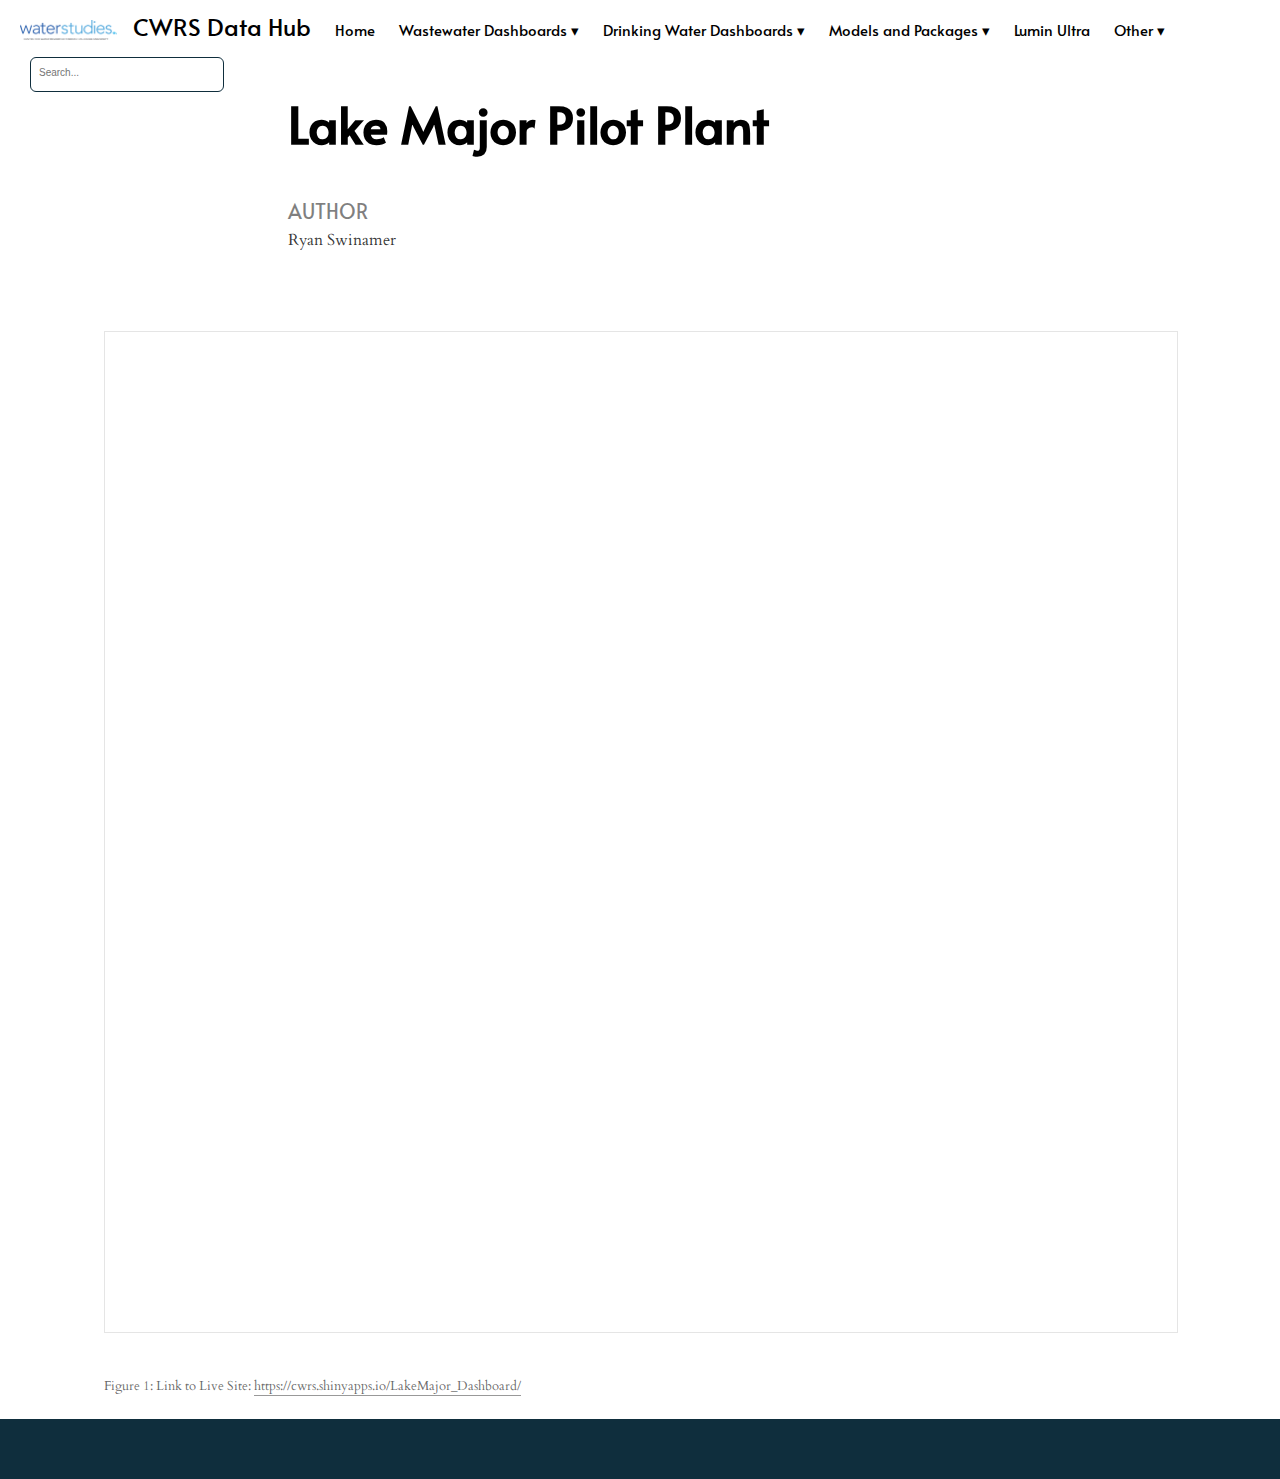
<file: docs/lmp.html>
<!DOCTYPE html>

<html xmlns="http://www.w3.org/1999/xhtml" lang="" xml:lang="">

<head>
  <meta charset="utf-8"/>
  <meta name="viewport" content="width=device-width, initial-scale=1"/>
  <meta http-equiv="X-UA-Compatible" content="IE=Edge,chrome=1"/>
  <meta name="generator" content="distill" />

  <style type="text/css">
  /* Hide doc at startup (prevent jankiness while JS renders/transforms) */
  body {
    visibility: hidden;
  }
  </style>

 <!--radix_placeholder_import_source-->
 <!--/radix_placeholder_import_source-->

<style type="text/css">code{white-space: pre;}</style>
<style type="text/css" data-origin="pandoc">
pre > code.sourceCode { white-space: pre; position: relative; }
pre > code.sourceCode > span { display: inline-block; line-height: 1.25; }
pre > code.sourceCode > span:empty { height: 1.2em; }
.sourceCode { overflow: visible; }
code.sourceCode > span { color: inherit; text-decoration: inherit; }
div.sourceCode { margin: 1em 0; }
pre.sourceCode { margin: 0; }
@media screen {
div.sourceCode { overflow: auto; }
}
@media print {
pre > code.sourceCode { white-space: pre-wrap; }
pre > code.sourceCode > span { text-indent: -5em; padding-left: 5em; }
}
pre.numberSource code
  { counter-reset: source-line 0; }
pre.numberSource code > span
  { position: relative; left: -4em; counter-increment: source-line; }
pre.numberSource code > span > a:first-child::before
  { content: counter(source-line);
    position: relative; left: -1em; text-align: right; vertical-align: baseline;
    border: none; display: inline-block;
    -webkit-touch-callout: none; -webkit-user-select: none;
    -khtml-user-select: none; -moz-user-select: none;
    -ms-user-select: none; user-select: none;
    padding: 0 4px; width: 4em;
    color: #aaaaaa;
  }
pre.numberSource { margin-left: 3em; border-left: 1px solid #aaaaaa;  padding-left: 4px; }
div.sourceCode
  {   }
@media screen {
pre > code.sourceCode > span > a:first-child::before { text-decoration: underline; }
}
code span.al { color: #ad0000; } /* Alert */
code span.an { color: #5e5e5e; } /* Annotation */
code span.at { } /* Attribute */
code span.bn { color: #ad0000; } /* BaseN */
code span.bu { } /* BuiltIn */
code span.cf { color: #007ba5; } /* ControlFlow */
code span.ch { color: #20794d; } /* Char */
code span.cn { color: #8f5902; } /* Constant */
code span.co { color: #5e5e5e; } /* Comment */
code span.cv { color: #5e5e5e; font-style: italic; } /* CommentVar */
code span.do { color: #5e5e5e; font-style: italic; } /* Documentation */
code span.dt { color: #ad0000; } /* DataType */
code span.dv { color: #ad0000; } /* DecVal */
code span.er { color: #ad0000; } /* Error */
code span.ex { } /* Extension */
code span.fl { color: #ad0000; } /* Float */
code span.fu { color: #4758ab; } /* Function */
code span.im { } /* Import */
code span.in { color: #5e5e5e; } /* Information */
code span.kw { color: #007ba5; } /* Keyword */
code span.op { color: #5e5e5e; } /* Operator */
code span.ot { color: #007ba5; } /* Other */
code span.pp { color: #ad0000; } /* Preprocessor */
code span.sc { color: #5e5e5e; } /* SpecialChar */
code span.ss { color: #20794d; } /* SpecialString */
code span.st { color: #20794d; } /* String */
code span.va { color: #111111; } /* Variable */
code span.vs { color: #20794d; } /* VerbatimString */
code span.wa { color: #5e5e5e; font-style: italic; } /* Warning */
</style>


  <!--radix_placeholder_meta_tags-->
  <title>CWRS Data Hub: Lake Major Pilot Plant</title>


  <link rel="icon" type="image/png" href="water.png"/>

  <meta name="article:author" content="Ryan Swinamer"/>

  <!--  https://developers.facebook.com/docs/sharing/webmasters#markup -->
  <meta property="og:title" content="CWRS Data Hub: Lake Major Pilot Plant"/>
  <meta property="og:type" content="article"/>
  <meta property="og:locale" content="en_US"/>
  <meta property="og:site_name" content="CWRS Data Hub"/>

  <!--  https://dev.twitter.com/cards/types/summary -->
  <meta property="twitter:card" content="summary"/>
  <meta property="twitter:title" content="CWRS Data Hub: Lake Major Pilot Plant"/>

  <!--/radix_placeholder_meta_tags-->
  <!--radix_placeholder_rmarkdown_metadata-->

  <script type="text/json" id="radix-rmarkdown-metadata">
  {"type":"list","attributes":{"names":{"type":"character","attributes":{},"value":["title","author"]}},"value":[{"type":"character","attributes":{},"value":["Lake Major Pilot Plant"]},{"type":"list","attributes":{},"value":[{"type":"list","attributes":{"names":{"type":"character","attributes":{},"value":["name"]}},"value":[{"type":"character","attributes":{},"value":["Ryan Swinamer"]}]}]}]}
  </script>
  <!--/radix_placeholder_rmarkdown_metadata-->
  <!--radix_placeholder_navigation_in_header-->
  <meta name="distill:offset" content=""/>

  <script type="application/javascript">

    window.headroom_prevent_pin = false;

    window.document.addEventListener("DOMContentLoaded", function (event) {

      // initialize headroom for banner
      var header = $('header').get(0);
      var headerHeight = header.offsetHeight;
      var headroom = new Headroom(header, {
        tolerance: 5,
        onPin : function() {
          if (window.headroom_prevent_pin) {
            window.headroom_prevent_pin = false;
            headroom.unpin();
          }
        }
      });
      headroom.init();
      if(window.location.hash)
        headroom.unpin();
      $(header).addClass('headroom--transition');

      // offset scroll location for banner on hash change
      // (see: https://github.com/WickyNilliams/headroom.js/issues/38)
      window.addEventListener("hashchange", function(event) {
        window.scrollTo(0, window.pageYOffset - (headerHeight + 25));
      });

      // responsive menu
      $('.distill-site-header').each(function(i, val) {
        var topnav = $(this);
        var toggle = topnav.find('.nav-toggle');
        toggle.on('click', function() {
          topnav.toggleClass('responsive');
        });
      });

      // nav dropdowns
      $('.nav-dropbtn').click(function(e) {
        $(this).next('.nav-dropdown-content').toggleClass('nav-dropdown-active');
        $(this).parent().siblings('.nav-dropdown')
           .children('.nav-dropdown-content').removeClass('nav-dropdown-active');
      });
      $("body").click(function(e){
        $('.nav-dropdown-content').removeClass('nav-dropdown-active');
      });
      $(".nav-dropdown").click(function(e){
        e.stopPropagation();
      });
    });
  </script>

  <style type="text/css">

  /* Theme (user-documented overrideables for nav appearance) */

  .distill-site-nav {
    color: rgba(255, 255, 255, 0.8);
    background-color: #0F2E3D;
    font-size: 15px;
    font-weight: 300;
  }

  .distill-site-nav a {
    color: inherit;
    text-decoration: none;
  }

  .distill-site-nav a:hover {
    color: white;
  }

  @media print {
    .distill-site-nav {
      display: none;
    }
  }

  .distill-site-header {

  }

  .distill-site-footer {

  }


  /* Site Header */

  .distill-site-header {
    width: 100%;
    box-sizing: border-box;
    z-index: 3;
  }

  .distill-site-header .nav-left {
    display: inline-block;
    margin-left: 8px;
  }

  @media screen and (max-width: 768px) {
    .distill-site-header .nav-left {
      margin-left: 0;
    }
  }


  .distill-site-header .nav-right {
    float: right;
    margin-right: 8px;
  }

  .distill-site-header a,
  .distill-site-header .title {
    display: inline-block;
    text-align: center;
    padding: 14px 10px 14px 10px;
  }

  .distill-site-header .title {
    font-size: 18px;
    min-width: 150px;
  }

  .distill-site-header .logo {
    padding: 0;
  }

  .distill-site-header .logo img {
    display: none;
    max-height: 20px;
    width: auto;
    margin-bottom: -4px;
  }

  .distill-site-header .nav-image img {
    max-height: 18px;
    width: auto;
    display: inline-block;
    margin-bottom: -3px;
  }



  @media screen and (min-width: 1000px) {
    .distill-site-header .logo img {
      display: inline-block;
    }
    .distill-site-header .nav-left {
      margin-left: 20px;
    }
    .distill-site-header .nav-right {
      margin-right: 20px;
    }
    .distill-site-header .title {
      padding-left: 12px;
    }
  }


  .distill-site-header .nav-toggle {
    display: none;
  }

  .nav-dropdown {
    display: inline-block;
    position: relative;
  }

  .nav-dropdown .nav-dropbtn {
    border: none;
    outline: none;
    color: rgba(255, 255, 255, 0.8);
    padding: 16px 10px;
    background-color: transparent;
    font-family: inherit;
    font-size: inherit;
    font-weight: inherit;
    margin: 0;
    margin-top: 1px;
    z-index: 2;
  }

  .nav-dropdown-content {
    display: none;
    position: absolute;
    background-color: white;
    min-width: 200px;
    border: 1px solid rgba(0,0,0,0.15);
    border-radius: 4px;
    box-shadow: 0px 8px 16px 0px rgba(0,0,0,0.1);
    z-index: 1;
    margin-top: 2px;
    white-space: nowrap;
    padding-top: 4px;
    padding-bottom: 4px;
  }

  .nav-dropdown-content hr {
    margin-top: 4px;
    margin-bottom: 4px;
    border: none;
    border-bottom: 1px solid rgba(0, 0, 0, 0.1);
  }

  .nav-dropdown-active {
    display: block;
  }

  .nav-dropdown-content a, .nav-dropdown-content .nav-dropdown-header {
    color: black;
    padding: 6px 24px;
    text-decoration: none;
    display: block;
    text-align: left;
  }

  .nav-dropdown-content .nav-dropdown-header {
    display: block;
    padding: 5px 24px;
    padding-bottom: 0;
    text-transform: uppercase;
    font-size: 14px;
    color: #999999;
    white-space: nowrap;
  }

  .nav-dropdown:hover .nav-dropbtn {
    color: white;
  }

  .nav-dropdown-content a:hover {
    background-color: #ddd;
    color: black;
  }

  .nav-right .nav-dropdown-content {
    margin-left: -45%;
    right: 0;
  }

  @media screen and (max-width: 768px) {
    .distill-site-header a, .distill-site-header .nav-dropdown  {display: none;}
    .distill-site-header a.nav-toggle {
      float: right;
      display: block;
    }
    .distill-site-header .title {
      margin-left: 0;
    }
    .distill-site-header .nav-right {
      margin-right: 0;
    }
    .distill-site-header {
      overflow: hidden;
    }
    .nav-right .nav-dropdown-content {
      margin-left: 0;
    }
  }


  @media screen and (max-width: 768px) {
    .distill-site-header.responsive {position: relative; min-height: 500px; }
    .distill-site-header.responsive a.nav-toggle {
      position: absolute;
      right: 0;
      top: 0;
    }
    .distill-site-header.responsive a,
    .distill-site-header.responsive .nav-dropdown {
      display: block;
      text-align: left;
    }
    .distill-site-header.responsive .nav-left,
    .distill-site-header.responsive .nav-right {
      width: 100%;
    }
    .distill-site-header.responsive .nav-dropdown {float: none;}
    .distill-site-header.responsive .nav-dropdown-content {position: relative;}
    .distill-site-header.responsive .nav-dropdown .nav-dropbtn {
      display: block;
      width: 100%;
      text-align: left;
    }
  }

  /* Site Footer */

  .distill-site-footer {
    width: 100%;
    overflow: hidden;
    box-sizing: border-box;
    z-index: 3;
    margin-top: 30px;
    padding-top: 30px;
    padding-bottom: 30px;
    text-align: center;
  }

  /* Headroom */

  d-title {
    padding-top: 6rem;
  }

  @media print {
    d-title {
      padding-top: 4rem;
    }
  }

  .headroom {
    z-index: 1000;
    position: fixed;
    top: 0;
    left: 0;
    right: 0;
  }

  .headroom--transition {
    transition: all .4s ease-in-out;
  }

  .headroom--unpinned {
    top: -100px;
  }

  .headroom--pinned {
    top: 0;
  }

  /* adjust viewport for navbar height */
  /* helps vertically center bootstrap (non-distill) content */
  .min-vh-100 {
    min-height: calc(100vh - 100px) !important;
  }

  </style>

  <script src="site_libs/jquery-3.6.0/jquery-3.6.0.min.js"></script>
  <link href="site_libs/font-awesome-5.1.0/css/all.css" rel="stylesheet"/>
  <link href="site_libs/font-awesome-5.1.0/css/v4-shims.css" rel="stylesheet"/>
  <script src="site_libs/headroom-0.9.4/headroom.min.js"></script>
  <script src="site_libs/autocomplete-0.37.1/autocomplete.min.js"></script>
  <script src="site_libs/fuse-6.4.1/fuse.min.js"></script>

  <script type="application/javascript">

  function getMeta(metaName) {
    var metas = document.getElementsByTagName('meta');
    for (let i = 0; i < metas.length; i++) {
      if (metas[i].getAttribute('name') === metaName) {
        return metas[i].getAttribute('content');
      }
    }
    return '';
  }

  function offsetURL(url) {
    var offset = getMeta('distill:offset');
    return offset ? offset + '/' + url : url;
  }

  function createFuseIndex() {

    // create fuse index
    var options = {
      keys: [
        { name: 'title', weight: 20 },
        { name: 'categories', weight: 15 },
        { name: 'description', weight: 10 },
        { name: 'contents', weight: 5 },
      ],
      ignoreLocation: true,
      threshold: 0
    };
    var fuse = new window.Fuse([], options);

    // fetch the main search.json
    return fetch(offsetURL('search.json'))
      .then(function(response) {
        if (response.status == 200) {
          return response.json().then(function(json) {
            // index main articles
            json.articles.forEach(function(article) {
              fuse.add(article);
            });
            // download collections and index their articles
            return Promise.all(json.collections.map(function(collection) {
              return fetch(offsetURL(collection)).then(function(response) {
                if (response.status === 200) {
                  return response.json().then(function(articles) {
                    articles.forEach(function(article) {
                      fuse.add(article);
                    });
                  })
                } else {
                  return Promise.reject(
                    new Error('Unexpected status from search index request: ' +
                              response.status)
                  );
                }
              });
            })).then(function() {
              return fuse;
            });
          });

        } else {
          return Promise.reject(
            new Error('Unexpected status from search index request: ' +
                        response.status)
          );
        }
      });
  }

  window.document.addEventListener("DOMContentLoaded", function (event) {

    // get search element (bail if we don't have one)
    var searchEl = window.document.getElementById('distill-search');
    if (!searchEl)
      return;

    createFuseIndex()
      .then(function(fuse) {

        // make search box visible
        searchEl.classList.remove('hidden');

        // initialize autocomplete
        var options = {
          autoselect: true,
          hint: false,
          minLength: 2,
        };
        window.autocomplete(searchEl, options, [{
          source: function(query, callback) {
            const searchOptions = {
              isCaseSensitive: false,
              shouldSort: true,
              minMatchCharLength: 2,
              limit: 10,
            };
            var results = fuse.search(query, searchOptions);
            callback(results
              .map(function(result) { return result.item; })
            );
          },
          templates: {
            suggestion: function(suggestion) {
              var img = suggestion.preview && Object.keys(suggestion.preview).length > 0
                ? `<img src="${offsetURL(suggestion.preview)}"</img>`
                : '';
              var html = `
                <div class="search-item">
                  <h3>${suggestion.title}</h3>
                  <div class="search-item-description">
                    ${suggestion.description || ''}
                  </div>
                  <div class="search-item-preview">
                    ${img}
                  </div>
                </div>
              `;
              return html;
            }
          }
        }]).on('autocomplete:selected', function(event, suggestion) {
          window.location.href = offsetURL(suggestion.path);
        });
        // remove inline display style on autocompleter (we want to
        // manage responsive display via css)
        $('.algolia-autocomplete').css("display", "");
      })
      .catch(function(error) {
        console.log(error);
      });

  });

  </script>

  <style type="text/css">

  .nav-search {
    font-size: x-small;
  }

  /* Algolioa Autocomplete */

  .algolia-autocomplete {
    display: inline-block;
    margin-left: 10px;
    vertical-align: sub;
    background-color: white;
    color: black;
    padding: 6px;
    padding-top: 8px;
    padding-bottom: 0;
    border-radius: 6px;
    border: 1px #0F2E3D solid;
    width: 180px;
  }


  @media screen and (max-width: 768px) {
    .distill-site-nav .algolia-autocomplete {
      display: none;
      visibility: hidden;
    }
    .distill-site-nav.responsive .algolia-autocomplete {
      display: inline-block;
      visibility: visible;
    }
    .distill-site-nav.responsive .algolia-autocomplete .aa-dropdown-menu {
      margin-left: 0;
      width: 400px;
      max-height: 400px;
    }
  }

  .algolia-autocomplete .aa-input, .algolia-autocomplete .aa-hint {
    width: 90%;
    outline: none;
    border: none;
  }

  .algolia-autocomplete .aa-hint {
    color: #999;
  }
  .algolia-autocomplete .aa-dropdown-menu {
    width: 550px;
    max-height: 70vh;
    overflow-x: visible;
    overflow-y: scroll;
    padding: 5px;
    margin-top: 3px;
    margin-left: -150px;
    background-color: #fff;
    border-radius: 5px;
    border: 1px solid #999;
    border-top: none;
  }

  .algolia-autocomplete .aa-dropdown-menu .aa-suggestion {
    cursor: pointer;
    padding: 5px 4px;
    border-bottom: 1px solid #eee;
  }

  .algolia-autocomplete .aa-dropdown-menu .aa-suggestion:last-of-type {
    border-bottom: none;
    margin-bottom: 2px;
  }

  .algolia-autocomplete .aa-dropdown-menu .aa-suggestion .search-item {
    overflow: hidden;
    font-size: 0.8em;
    line-height: 1.4em;
  }

  .algolia-autocomplete .aa-dropdown-menu .aa-suggestion .search-item h3 {
    font-size: 1rem;
    margin-block-start: 0;
    margin-block-end: 5px;
  }

  .algolia-autocomplete .aa-dropdown-menu .aa-suggestion .search-item-description {
    display: inline-block;
    overflow: hidden;
    height: 2.8em;
    width: 80%;
    margin-right: 4%;
  }

  .algolia-autocomplete .aa-dropdown-menu .aa-suggestion .search-item-preview {
    display: inline-block;
    width: 15%;
  }

  .algolia-autocomplete .aa-dropdown-menu .aa-suggestion .search-item-preview img {
    height: 3em;
    width: auto;
    display: none;
  }

  .algolia-autocomplete .aa-dropdown-menu .aa-suggestion .search-item-preview img[src] {
    display: initial;
  }

  .algolia-autocomplete .aa-dropdown-menu .aa-suggestion.aa-cursor {
    background-color: #eee;
  }
  .algolia-autocomplete .aa-dropdown-menu .aa-suggestion em {
    font-weight: bold;
    font-style: normal;
  }

  </style>


  <!--/radix_placeholder_navigation_in_header-->
  <!--radix_placeholder_distill-->

  <style type="text/css">

  body {
    background-color: white;
  }

  .pandoc-table {
    width: 100%;
  }

  .pandoc-table>caption {
    margin-bottom: 10px;
  }

  .pandoc-table th:not([align]) {
    text-align: left;
  }

  .pagedtable-footer {
    font-size: 15px;
  }

  d-byline .byline {
    grid-template-columns: 2fr 2fr;
  }

  d-byline .byline h3 {
    margin-block-start: 1.5em;
  }

  d-byline .byline .authors-affiliations h3 {
    margin-block-start: 0.5em;
  }

  .authors-affiliations .orcid-id {
    width: 16px;
    height:16px;
    margin-left: 4px;
    margin-right: 4px;
    vertical-align: middle;
    padding-bottom: 2px;
  }

  d-title .dt-tags {
    margin-top: 1em;
    grid-column: text;
  }

  .dt-tags .dt-tag {
    text-decoration: none;
    display: inline-block;
    color: rgba(0,0,0,0.6);
    padding: 0em 0.4em;
    margin-right: 0.5em;
    margin-bottom: 0.4em;
    font-size: 70%;
    border: 1px solid rgba(0,0,0,0.2);
    border-radius: 3px;
    text-transform: uppercase;
    font-weight: 500;
  }

  d-article table.gt_table td,
  d-article table.gt_table th {
    border-bottom: none;
  }

  .html-widget {
    margin-bottom: 2.0em;
  }

  .l-screen-inset {
    padding-right: 16px;
  }

  .l-screen .caption {
    margin-left: 10px;
  }

  .shaded {
    background: rgb(247, 247, 247);
    padding-top: 20px;
    padding-bottom: 20px;
    border-top: 1px solid rgba(0, 0, 0, 0.1);
    border-bottom: 1px solid rgba(0, 0, 0, 0.1);
  }

  .shaded .html-widget {
    margin-bottom: 0;
    border: 1px solid rgba(0, 0, 0, 0.1);
  }

  .shaded .shaded-content {
    background: white;
  }

  .text-output {
    margin-top: 0;
    line-height: 1.5em;
  }

  .hidden {
    display: none !important;
  }

  d-article {
    padding-top: 2.5rem;
    padding-bottom: 30px;
  }

  d-appendix {
    padding-top: 30px;
  }

  d-article>p>img {
    width: 100%;
  }

  d-article h2 {
    margin: 1rem 0 1.5rem 0;
  }

  d-article h3 {
    margin-top: 1.5rem;
  }

  d-article iframe {
    border: 1px solid rgba(0, 0, 0, 0.1);
    margin-bottom: 2.0em;
    width: 100%;
  }

  /* Tweak code blocks */

  d-article div.sourceCode code,
  d-article pre code {
    font-family: Consolas, Monaco, 'Andale Mono', 'Ubuntu Mono', monospace;
  }

  d-article pre,
  d-article div.sourceCode,
  d-article div.sourceCode pre {
    overflow: auto;
  }

  d-article div.sourceCode {
    background-color: white;
  }

  d-article div.sourceCode pre {
    padding-left: 10px;
    font-size: 12px;
    border-left: 2px solid rgba(0,0,0,0.1);
  }

  d-article pre {
    font-size: 12px;
    color: black;
    background: none;
    margin-top: 0;
    text-align: left;
    white-space: pre;
    word-spacing: normal;
    word-break: normal;
    word-wrap: normal;
    line-height: 1.5;

    -moz-tab-size: 4;
    -o-tab-size: 4;
    tab-size: 4;

    -webkit-hyphens: none;
    -moz-hyphens: none;
    -ms-hyphens: none;
    hyphens: none;
  }

  d-article pre a {
    border-bottom: none;
  }

  d-article pre a:hover {
    border-bottom: none;
    text-decoration: underline;
  }

  d-article details {
    grid-column: text;
    margin-bottom: 0.8em;
  }

  @media(min-width: 768px) {

  d-article pre,
  d-article div.sourceCode,
  d-article div.sourceCode pre {
    overflow: visible !important;
  }

  d-article div.sourceCode pre {
    padding-left: 18px;
    font-size: 14px;
  }

  d-article pre {
    font-size: 14px;
  }

  }

  figure img.external {
    background: white;
    border: 1px solid rgba(0, 0, 0, 0.1);
    box-shadow: 0 1px 8px rgba(0, 0, 0, 0.1);
    padding: 18px;
    box-sizing: border-box;
  }

  /* CSS for d-contents */

  .d-contents {
    grid-column: text;
    color: rgba(0,0,0,0.8);
    font-size: 0.9em;
    padding-bottom: 1em;
    margin-bottom: 1em;
    padding-bottom: 0.5em;
    margin-bottom: 1em;
    padding-left: 0.25em;
    justify-self: start;
  }

  @media(min-width: 1000px) {
    .d-contents.d-contents-float {
      height: 0;
      grid-column-start: 1;
      grid-column-end: 4;
      justify-self: center;
      padding-right: 3em;
      padding-left: 2em;
    }
  }

  .d-contents nav h3 {
    font-size: 18px;
    margin-top: 0;
    margin-bottom: 1em;
  }

  .d-contents li {
    list-style-type: none
  }

  .d-contents nav > ul {
    padding-left: 0;
  }

  .d-contents ul {
    padding-left: 1em
  }

  .d-contents nav ul li {
    margin-top: 0.6em;
    margin-bottom: 0.2em;
  }

  .d-contents nav a {
    font-size: 13px;
    border-bottom: none;
    text-decoration: none
    color: rgba(0, 0, 0, 0.8);
  }

  .d-contents nav a:hover {
    text-decoration: underline solid rgba(0, 0, 0, 0.6)
  }

  .d-contents nav > ul > li > a {
    font-weight: 600;
  }

  .d-contents nav > ul > li > ul {
    font-weight: inherit;
  }

  .d-contents nav > ul > li > ul > li {
    margin-top: 0.2em;
  }


  .d-contents nav ul {
    margin-top: 0;
    margin-bottom: 0.25em;
  }

  .d-article-with-toc h2:nth-child(2) {
    margin-top: 0;
  }


  /* Figure */

  .figure {
    position: relative;
    margin-bottom: 2.5em;
    margin-top: 1.5em;
  }

  .figure img {
    width: 100%;
  }

  .figure .caption {
    color: rgba(0, 0, 0, 0.6);
    font-size: 12px;
    line-height: 1.5em;
  }

  .figure img.external {
    background: white;
    border: 1px solid rgba(0, 0, 0, 0.1);
    box-shadow: 0 1px 8px rgba(0, 0, 0, 0.1);
    padding: 18px;
    box-sizing: border-box;
  }

  .figure .caption a {
    color: rgba(0, 0, 0, 0.6);
  }

  .figure .caption b,
  .figure .caption strong, {
    font-weight: 600;
    color: rgba(0, 0, 0, 1.0);
  }

  /* Citations */

  d-article .citation {
    color: inherit;
    cursor: inherit;
  }

  div.hanging-indent{
    margin-left: 1em; text-indent: -1em;
  }

  /* Citation hover box */

  .tippy-box[data-theme~=light-border] {
    background-color: rgba(250, 250, 250, 0.95);
  }

  .tippy-content > p {
    margin-bottom: 0;
    padding: 2px;
  }


  /* Tweak 1000px media break to show more text */

  @media(min-width: 1000px) {
    .base-grid,
    distill-header,
    d-title,
    d-abstract,
    d-article,
    d-appendix,
    distill-appendix,
    d-byline,
    d-footnote-list,
    d-citation-list,
    distill-footer {
      grid-template-columns: [screen-start] 1fr [page-start kicker-start] 80px [middle-start] 50px [text-start kicker-end] 65px 65px 65px 65px 65px 65px 65px 65px [text-end gutter-start] 65px [middle-end] 65px [page-end gutter-end] 1fr [screen-end];
      grid-column-gap: 16px;
    }

    .grid {
      grid-column-gap: 16px;
    }

    d-article {
      font-size: 1.06rem;
      line-height: 1.7em;
    }
    figure .caption, .figure .caption, figure figcaption {
      font-size: 13px;
    }
  }

  @media(min-width: 1180px) {
    .base-grid,
    distill-header,
    d-title,
    d-abstract,
    d-article,
    d-appendix,
    distill-appendix,
    d-byline,
    d-footnote-list,
    d-citation-list,
    distill-footer {
      grid-template-columns: [screen-start] 1fr [page-start kicker-start] 60px [middle-start] 60px [text-start kicker-end] 60px 60px 60px 60px 60px 60px 60px 60px [text-end gutter-start] 60px [middle-end] 60px [page-end gutter-end] 1fr [screen-end];
      grid-column-gap: 32px;
    }

    .grid {
      grid-column-gap: 32px;
    }
  }


  /* Get the citation styles for the appendix (not auto-injected on render since
     we do our own rendering of the citation appendix) */

  d-appendix .citation-appendix,
  .d-appendix .citation-appendix {
    font-size: 11px;
    line-height: 15px;
    border-left: 1px solid rgba(0, 0, 0, 0.1);
    padding-left: 18px;
    border: 1px solid rgba(0,0,0,0.1);
    background: rgba(0, 0, 0, 0.02);
    padding: 10px 18px;
    border-radius: 3px;
    color: rgba(150, 150, 150, 1);
    overflow: hidden;
    margin-top: -12px;
    white-space: pre-wrap;
    word-wrap: break-word;
  }

  /* Include appendix styles here so they can be overridden */

  d-appendix {
    contain: layout style;
    font-size: 0.8em;
    line-height: 1.7em;
    margin-top: 60px;
    margin-bottom: 0;
    border-top: 1px solid rgba(0, 0, 0, 0.1);
    color: rgba(0,0,0,0.5);
    padding-top: 60px;
    padding-bottom: 48px;
  }

  d-appendix h3 {
    grid-column: page-start / text-start;
    font-size: 15px;
    font-weight: 500;
    margin-top: 1em;
    margin-bottom: 0;
    color: rgba(0,0,0,0.65);
  }

  d-appendix h3 + * {
    margin-top: 1em;
  }

  d-appendix ol {
    padding: 0 0 0 15px;
  }

  @media (min-width: 768px) {
    d-appendix ol {
      padding: 0 0 0 30px;
      margin-left: -30px;
    }
  }

  d-appendix li {
    margin-bottom: 1em;
  }

  d-appendix a {
    color: rgba(0, 0, 0, 0.6);
  }

  d-appendix > * {
    grid-column: text;
  }

  d-appendix > d-footnote-list,
  d-appendix > d-citation-list,
  d-appendix > distill-appendix {
    grid-column: screen;
  }

  /* Include footnote styles here so they can be overridden */

  d-footnote-list {
    contain: layout style;
  }

  d-footnote-list > * {
    grid-column: text;
  }

  d-footnote-list a.footnote-backlink {
    color: rgba(0,0,0,0.3);
    padding-left: 0.5em;
  }



  /* Anchor.js */

  .anchorjs-link {
    /*transition: all .25s linear; */
    text-decoration: none;
    border-bottom: none;
  }
  *:hover > .anchorjs-link {
    margin-left: -1.125em !important;
    text-decoration: none;
    border-bottom: none;
  }

  /* Social footer */

  .social_footer {
    margin-top: 30px;
    margin-bottom: 0;
    color: rgba(0,0,0,0.67);
  }

  .disqus-comments {
    margin-right: 30px;
  }

  .disqus-comment-count {
    border-bottom: 1px solid rgba(0, 0, 0, 0.4);
    cursor: pointer;
  }

  #disqus_thread {
    margin-top: 30px;
  }

  .article-sharing a {
    border-bottom: none;
    margin-right: 8px;
  }

  .article-sharing a:hover {
    border-bottom: none;
  }

  .sidebar-section.subscribe {
    font-size: 12px;
    line-height: 1.6em;
  }

  .subscribe p {
    margin-bottom: 0.5em;
  }


  .article-footer .subscribe {
    font-size: 15px;
    margin-top: 45px;
  }


  .sidebar-section.custom {
    font-size: 12px;
    line-height: 1.6em;
  }

  .custom p {
    margin-bottom: 0.5em;
  }

  /* Styles for listing layout (hide title) */
  .layout-listing d-title, .layout-listing .d-title {
    display: none;
  }

  /* Styles for posts lists (not auto-injected) */


  .posts-with-sidebar {
    padding-left: 45px;
    padding-right: 45px;
  }

  .posts-list .description h2,
  .posts-list .description p {
    font-family: -apple-system, BlinkMacSystemFont, "Segoe UI", Roboto, Oxygen, Ubuntu, Cantarell, "Fira Sans", "Droid Sans", "Helvetica Neue", Arial, sans-serif;
  }

  .posts-list .description h2 {
    font-weight: 700;
    border-bottom: none;
    padding-bottom: 0;
  }

  .posts-list h2.post-tag {
    border-bottom: 1px solid rgba(0, 0, 0, 0.2);
    padding-bottom: 12px;
  }
  .posts-list {
    margin-top: 60px;
    margin-bottom: 24px;
  }

  .posts-list .post-preview {
    text-decoration: none;
    overflow: hidden;
    display: block;
    border-bottom: 1px solid rgba(0, 0, 0, 0.1);
    padding: 24px 0;
  }

  .post-preview-last {
    border-bottom: none !important;
  }

  .posts-list .posts-list-caption {
    grid-column: screen;
    font-weight: 400;
  }

  .posts-list .post-preview h2 {
    margin: 0 0 6px 0;
    line-height: 1.2em;
    font-style: normal;
    font-size: 24px;
  }

  .posts-list .post-preview p {
    margin: 0 0 12px 0;
    line-height: 1.4em;
    font-size: 16px;
  }

  .posts-list .post-preview .thumbnail {
    box-sizing: border-box;
    margin-bottom: 24px;
    position: relative;
    max-width: 500px;
  }
  .posts-list .post-preview img {
    width: 100%;
    display: block;
  }

  .posts-list .metadata {
    font-size: 12px;
    line-height: 1.4em;
    margin-bottom: 18px;
  }

  .posts-list .metadata > * {
    display: inline-block;
  }

  .posts-list .metadata .publishedDate {
    margin-right: 2em;
  }

  .posts-list .metadata .dt-authors {
    display: block;
    margin-top: 0.3em;
    margin-right: 2em;
  }

  .posts-list .dt-tags {
    display: block;
    line-height: 1em;
  }

  .posts-list .dt-tags .dt-tag {
    display: inline-block;
    color: rgba(0,0,0,0.6);
    padding: 0.3em 0.4em;
    margin-right: 0.2em;
    margin-bottom: 0.4em;
    font-size: 60%;
    border: 1px solid rgba(0,0,0,0.2);
    border-radius: 3px;
    text-transform: uppercase;
    font-weight: 500;
  }

  .posts-list img {
    opacity: 1;
  }

  .posts-list img[data-src] {
    opacity: 0;
  }

  .posts-more {
    clear: both;
  }


  .posts-sidebar {
    font-size: 16px;
  }

  .posts-sidebar h3 {
    font-size: 16px;
    margin-top: 0;
    margin-bottom: 0.5em;
    font-weight: 400;
    text-transform: uppercase;
  }

  .sidebar-section {
    margin-bottom: 30px;
  }

  .categories ul {
    list-style-type: none;
    margin: 0;
    padding: 0;
  }

  .categories li {
    color: rgba(0, 0, 0, 0.8);
    margin-bottom: 0;
  }

  .categories li>a {
    border-bottom: none;
  }

  .categories li>a:hover {
    border-bottom: 1px solid rgba(0, 0, 0, 0.4);
  }

  .categories .active {
    font-weight: 600;
  }

  .categories .category-count {
    color: rgba(0, 0, 0, 0.4);
  }


  @media(min-width: 768px) {
    .posts-list .post-preview h2 {
      font-size: 26px;
    }
    .posts-list .post-preview .thumbnail {
      float: right;
      width: 30%;
      margin-bottom: 0;
    }
    .posts-list .post-preview .description {
      float: left;
      width: 45%;
    }
    .posts-list .post-preview .metadata {
      float: left;
      width: 20%;
      margin-top: 8px;
    }
    .posts-list .post-preview p {
      margin: 0 0 12px 0;
      line-height: 1.5em;
      font-size: 16px;
    }
    .posts-with-sidebar .posts-list {
      float: left;
      width: 75%;
    }
    .posts-with-sidebar .posts-sidebar {
      float: right;
      width: 20%;
      margin-top: 60px;
      padding-top: 24px;
      padding-bottom: 24px;
    }
  }


  /* Improve display for browsers without grid (IE/Edge <= 15) */

  .downlevel {
    line-height: 1.6em;
    font-family: -apple-system, BlinkMacSystemFont, "Segoe UI", Roboto, Oxygen, Ubuntu, Cantarell, "Fira Sans", "Droid Sans", "Helvetica Neue", Arial, sans-serif;
    margin: 0;
  }

  .downlevel .d-title {
    padding-top: 6rem;
    padding-bottom: 1.5rem;
  }

  .downlevel .d-title h1 {
    font-size: 50px;
    font-weight: 700;
    line-height: 1.1em;
    margin: 0 0 0.5rem;
  }

  .downlevel .d-title p {
    font-weight: 300;
    font-size: 1.2rem;
    line-height: 1.55em;
    margin-top: 0;
  }

  .downlevel .d-byline {
    padding-top: 0.8em;
    padding-bottom: 0.8em;
    font-size: 0.8rem;
    line-height: 1.8em;
  }

  .downlevel .section-separator {
    border: none;
    border-top: 1px solid rgba(0, 0, 0, 0.1);
  }

  .downlevel .d-article {
    font-size: 1.06rem;
    line-height: 1.7em;
    padding-top: 1rem;
    padding-bottom: 2rem;
  }


  .downlevel .d-appendix {
    padding-left: 0;
    padding-right: 0;
    max-width: none;
    font-size: 0.8em;
    line-height: 1.7em;
    margin-bottom: 0;
    color: rgba(0,0,0,0.5);
    padding-top: 40px;
    padding-bottom: 48px;
  }

  .downlevel .footnotes ol {
    padding-left: 13px;
  }

  .downlevel .base-grid,
  .downlevel .distill-header,
  .downlevel .d-title,
  .downlevel .d-abstract,
  .downlevel .d-article,
  .downlevel .d-appendix,
  .downlevel .distill-appendix,
  .downlevel .d-byline,
  .downlevel .d-footnote-list,
  .downlevel .d-citation-list,
  .downlevel .distill-footer,
  .downlevel .appendix-bottom,
  .downlevel .posts-container {
    padding-left: 40px;
    padding-right: 40px;
  }

  @media(min-width: 768px) {
    .downlevel .base-grid,
    .downlevel .distill-header,
    .downlevel .d-title,
    .downlevel .d-abstract,
    .downlevel .d-article,
    .downlevel .d-appendix,
    .downlevel .distill-appendix,
    .downlevel .d-byline,
    .downlevel .d-footnote-list,
    .downlevel .d-citation-list,
    .downlevel .distill-footer,
    .downlevel .appendix-bottom,
    .downlevel .posts-container {
    padding-left: 150px;
    padding-right: 150px;
    max-width: 900px;
  }
  }

  .downlevel pre code {
    display: block;
    border-left: 2px solid rgba(0, 0, 0, .1);
    padding: 0 0 0 20px;
    font-size: 14px;
  }

  .downlevel code, .downlevel pre {
    color: black;
    background: none;
    font-family: Consolas, Monaco, 'Andale Mono', 'Ubuntu Mono', monospace;
    text-align: left;
    white-space: pre;
    word-spacing: normal;
    word-break: normal;
    word-wrap: normal;
    line-height: 1.5;

    -moz-tab-size: 4;
    -o-tab-size: 4;
    tab-size: 4;

    -webkit-hyphens: none;
    -moz-hyphens: none;
    -ms-hyphens: none;
    hyphens: none;
  }

  .downlevel .posts-list .post-preview {
    color: inherit;
  }



  </style>

  <script type="application/javascript">

  function is_downlevel_browser() {
    if (bowser.isUnsupportedBrowser({ msie: "12", msedge: "16"},
                                   window.navigator.userAgent)) {
      return true;
    } else {
      return window.load_distill_framework === undefined;
    }
  }

  // show body when load is complete
  function on_load_complete() {

    // add anchors
    if (window.anchors) {
      window.anchors.options.placement = 'left';
      window.anchors.add('d-article > h2, d-article > h3, d-article > h4, d-article > h5');
    }


    // set body to visible
    document.body.style.visibility = 'visible';

    // force redraw for leaflet widgets
    if (window.HTMLWidgets) {
      var maps = window.HTMLWidgets.findAll(".leaflet");
      $.each(maps, function(i, el) {
        var map = this.getMap();
        map.invalidateSize();
        map.eachLayer(function(layer) {
          if (layer instanceof L.TileLayer)
            layer.redraw();
        });
      });
    }

    // trigger 'shown' so htmlwidgets resize
    $('d-article').trigger('shown');
  }

  function init_distill() {

    init_common();

    // create front matter
    var front_matter = $('<d-front-matter></d-front-matter>');
    $('#distill-front-matter').wrap(front_matter);

    // create d-title
    $('.d-title').changeElementType('d-title');

    // create d-byline
    var byline = $('<d-byline></d-byline>');
    $('.d-byline').replaceWith(byline);

    // create d-article
    var article = $('<d-article></d-article>');
    $('.d-article').wrap(article).children().unwrap();

    // move posts container into article
    $('.posts-container').appendTo($('d-article'));

    // create d-appendix
    $('.d-appendix').changeElementType('d-appendix');

    // flag indicating that we have appendix items
    var appendix = $('.appendix-bottom').children('h3').length > 0;

    // replace footnotes with <d-footnote>
    $('.footnote-ref').each(function(i, val) {
      appendix = true;
      var href = $(this).attr('href');
      var id = href.replace('#', '');
      var fn = $('#' + id);
      var fn_p = $('#' + id + '>p');
      fn_p.find('.footnote-back').remove();
      var text = fn_p.html();
      var dtfn = $('<d-footnote></d-footnote>');
      dtfn.html(text);
      $(this).replaceWith(dtfn);
    });
    // remove footnotes
    $('.footnotes').remove();

    // move refs into #references-listing
    $('#references-listing').replaceWith($('#refs'));

    $('h1.appendix, h2.appendix').each(function(i, val) {
      $(this).changeElementType('h3');
    });
    $('h3.appendix').each(function(i, val) {
      var id = $(this).attr('id');
      $('.d-contents a[href="#' + id + '"]').parent().remove();
      appendix = true;
      $(this).nextUntil($('h1, h2, h3')).addBack().appendTo($('d-appendix'));
    });

    // show d-appendix if we have appendix content
    $("d-appendix").css('display', appendix ? 'grid' : 'none');

    // localize layout chunks to just output
    $('.layout-chunk').each(function(i, val) {

      // capture layout
      var layout = $(this).attr('data-layout');

      // apply layout to markdown level block elements
      var elements = $(this).children().not('details, div.sourceCode, pre, script');
      elements.each(function(i, el) {
        var layout_div = $('<div class="' + layout + '"></div>');
        if (layout_div.hasClass('shaded')) {
          var shaded_content = $('<div class="shaded-content"></div>');
          $(this).wrap(shaded_content);
          $(this).parent().wrap(layout_div);
        } else {
          $(this).wrap(layout_div);
        }
      });


      // unwrap the layout-chunk div
      $(this).children().unwrap();
    });

    // remove code block used to force  highlighting css
    $('.distill-force-highlighting-css').parent().remove();

    // remove empty line numbers inserted by pandoc when using a
    // custom syntax highlighting theme
    $('code.sourceCode a:empty').remove();

    // load distill framework
    load_distill_framework();

    // wait for window.distillRunlevel == 4 to do post processing
    function distill_post_process() {

      if (!window.distillRunlevel || window.distillRunlevel < 4)
        return;

      // hide author/affiliations entirely if we have no authors
      var front_matter = JSON.parse($("#distill-front-matter").html());
      var have_authors = front_matter.authors && front_matter.authors.length > 0;
      if (!have_authors)
        $('d-byline').addClass('hidden');

      // article with toc class
      $('.d-contents').parent().addClass('d-article-with-toc');

      // strip links that point to #
      $('.authors-affiliations').find('a[href="#"]').removeAttr('href');

      // add orcid ids
      $('.authors-affiliations').find('.author').each(function(i, el) {
        var orcid_id = front_matter.authors[i].orcidID;
        if (orcid_id) {
          var a = $('<a></a>');
          a.attr('href', 'https://orcid.org/' + orcid_id);
          var img = $('<img></img>');
          img.addClass('orcid-id');
          img.attr('alt', 'ORCID ID');
          img.attr('src','[data-uri]');
          a.append(img);
          $(this).append(a);
        }
      });

      // hide elements of author/affiliations grid that have no value
      function hide_byline_column(caption) {
        $('d-byline').find('h3:contains("' + caption + '")').parent().css('visibility', 'hidden');
      }

      // affiliations
      var have_affiliations = false;
      for (var i = 0; i<front_matter.authors.length; ++i) {
        var author = front_matter.authors[i];
        if (author.affiliation !== "&nbsp;") {
          have_affiliations = true;
          break;
        }
      }
      if (!have_affiliations)
        $('d-byline').find('h3:contains("Affiliations")').css('visibility', 'hidden');

      // published date
      if (!front_matter.publishedDate)
        hide_byline_column("Published");

      // document object identifier
      var doi = $('d-byline').find('h3:contains("DOI")');
      var doi_p = doi.next().empty();
      if (!front_matter.doi) {
        // if we have a citation and valid citationText then link to that
        if ($('#citation').length > 0 && front_matter.citationText) {
          doi.html('Citation');
          $('<a href="#citation"></a>')
            .text(front_matter.citationText)
            .appendTo(doi_p);
        } else {
          hide_byline_column("DOI");
        }
      } else {
        $('<a></a>')
           .attr('href', "https://doi.org/" + front_matter.doi)
           .html(front_matter.doi)
           .appendTo(doi_p);
      }

       // change plural form of authors/affiliations
      if (front_matter.authors.length === 1) {
        var grid = $('.authors-affiliations');
        grid.children('h3:contains("Authors")').text('Author');
        grid.children('h3:contains("Affiliations")').text('Affiliation');
      }

      // remove d-appendix and d-footnote-list local styles
      $('d-appendix > style:first-child').remove();
      $('d-footnote-list > style:first-child').remove();

      // move appendix-bottom entries to the bottom
      $('.appendix-bottom').appendTo('d-appendix').children().unwrap();
      $('.appendix-bottom').remove();

      // hoverable references
      $('span.citation[data-cites]').each(function() {
        var refs = $(this).attr('data-cites').split(" ");
        var refHtml = refs.map(function(ref) {
          return "<p>" + $('#ref-' + ref).html() + "</p>";
        }).join("\n");
        window.tippy(this, {
          allowHTML: true,
          content: refHtml,
          maxWidth: 500,
          interactive: true,
          interactiveBorder: 10,
          theme: 'light-border',
          placement: 'bottom-start'
        });
      });

      // clear polling timer
      clearInterval(tid);

      // show body now that everything is ready
      on_load_complete();
    }

    var tid = setInterval(distill_post_process, 50);
    distill_post_process();

  }

  function init_downlevel() {

    init_common();

     // insert hr after d-title
    $('.d-title').after($('<hr class="section-separator"/>'));

    // check if we have authors
    var front_matter = JSON.parse($("#distill-front-matter").html());
    var have_authors = front_matter.authors && front_matter.authors.length > 0;

    // manage byline/border
    if (!have_authors)
      $('.d-byline').remove();
    $('.d-byline').after($('<hr class="section-separator"/>'));
    $('.d-byline a').remove();

    // remove toc
    $('.d-contents').remove();

    // move appendix elements
    $('h1.appendix, h2.appendix').each(function(i, val) {
      $(this).changeElementType('h3');
    });
    $('h3.appendix').each(function(i, val) {
      $(this).nextUntil($('h1, h2, h3')).addBack().appendTo($('.d-appendix'));
    });


    // inject headers into references and footnotes
    var refs_header = $('<h3></h3>');
    refs_header.text('References');
    $('#refs').prepend(refs_header);

    var footnotes_header = $('<h3></h3');
    footnotes_header.text('Footnotes');
    $('.footnotes').children('hr').first().replaceWith(footnotes_header);

    // move appendix-bottom entries to the bottom
    $('.appendix-bottom').appendTo('.d-appendix').children().unwrap();
    $('.appendix-bottom').remove();

    // remove appendix if it's empty
    if ($('.d-appendix').children().length === 0)
      $('.d-appendix').remove();

    // prepend separator above appendix
    $('.d-appendix').before($('<hr class="section-separator" style="clear: both"/>'));

    // trim code
    $('pre>code').each(function(i, val) {
      $(this).html($.trim($(this).html()));
    });

    // move posts-container right before article
    $('.posts-container').insertBefore($('.d-article'));

    $('body').addClass('downlevel');

    on_load_complete();
  }


  function init_common() {

    // jquery plugin to change element types
    (function($) {
      $.fn.changeElementType = function(newType) {
        var attrs = {};

        $.each(this[0].attributes, function(idx, attr) {
          attrs[attr.nodeName] = attr.nodeValue;
        });

        this.replaceWith(function() {
          return $("<" + newType + "/>", attrs).append($(this).contents());
        });
      };
    })(jQuery);

    // prevent underline for linked images
    $('a > img').parent().css({'border-bottom' : 'none'});

    // mark non-body figures created by knitr chunks as 100% width
    $('.layout-chunk').each(function(i, val) {
      var figures = $(this).find('img, .html-widget');
      if ($(this).attr('data-layout') !== "l-body") {
        figures.css('width', '100%');
      } else {
        figures.css('max-width', '100%');
        figures.filter("[width]").each(function(i, val) {
          var fig = $(this);
          fig.css('width', fig.attr('width') + 'px');
        });

      }
    });

    // auto-append index.html to post-preview links in file: protocol
    // and in rstudio ide preview
    $('.post-preview').each(function(i, val) {
      if (window.location.protocol === "file:")
        $(this).attr('href', $(this).attr('href') + "index.html");
    });

    // get rid of index.html references in header
    if (window.location.protocol !== "file:") {
      $('.distill-site-header a[href]').each(function(i,val) {
        $(this).attr('href', $(this).attr('href').replace("index.html", "./"));
      });
    }

    // add class to pandoc style tables
    $('tr.header').parent('thead').parent('table').addClass('pandoc-table');
    $('.kable-table').children('table').addClass('pandoc-table');

    // add figcaption style to table captions
    $('caption').parent('table').addClass("figcaption");

    // initialize posts list
    if (window.init_posts_list)
      window.init_posts_list();

    // implmement disqus comment link
    $('.disqus-comment-count').click(function() {
      window.headroom_prevent_pin = true;
      $('#disqus_thread').toggleClass('hidden');
      if (!$('#disqus_thread').hasClass('hidden')) {
        var offset = $(this).offset();
        $(window).resize();
        $('html, body').animate({
          scrollTop: offset.top - 35
        });
      }
    });
  }

  document.addEventListener('DOMContentLoaded', function() {
    if (is_downlevel_browser())
      init_downlevel();
    else
      window.addEventListener('WebComponentsReady', init_distill);
  });

  </script>

  <style type="text/css">
  /* base variables */

  /* Edit the CSS properties in this file to create a custom
     Distill theme. Only edit values in the right column
     for each row; values shown are the CSS defaults.
     To return any property to the default,
     you may set its value to: unset
     All rows must end with a semi-colon.                      */

  /* Optional: embed custom fonts here with `@import`          */
  /* This must remain at the top of this file.                 */



  html {
    /*-- Main font sizes --*/
    --title-size:      50px;
    --body-size:       1.06rem;
    --code-size:       14px;
    --aside-size:      12px;
    --fig-cap-size:    13px;
    /*-- Main font colors --*/
    --title-color:     #000000;
    --header-color:    rgba(0, 0, 0, 0.8);
    --body-color:      rgba(0, 0, 0, 0.8);
    --aside-color:     rgba(0, 0, 0, 0.6);
    --fig-cap-color:   rgba(0, 0, 0, 0.6);
    /*-- Specify custom fonts ~~~ must be imported above   --*/
    --heading-font:    sans-serif;
    --mono-font:       monospace;
    --body-font:       sans-serif;
    --navbar-font:     sans-serif;  /* websites + blogs only */
  }

  /*-- ARTICLE METADATA --*/
  d-byline {
    --heading-size:    0.6rem;
    --heading-color:   rgba(0, 0, 0, 0.5);
    --body-size:       0.8rem;
    --body-color:      rgba(0, 0, 0, 0.8);
  }

  /*-- ARTICLE TABLE OF CONTENTS --*/
  .d-contents {
    --heading-size:    18px;
    --contents-size:   13px;
  }

  /*-- ARTICLE APPENDIX --*/
  d-appendix {
    --heading-size:    15px;
    --heading-color:   rgba(0, 0, 0, 0.65);
    --text-size:       0.8em;
    --text-color:      rgba(0, 0, 0, 0.5);
  }

  /*-- WEBSITE HEADER + FOOTER --*/
  /* These properties only apply to Distill sites and blogs  */

  .distill-site-header {
    --title-size:       18px;
    --text-color:       rgba(255, 255, 255, 0.8);
    --text-size:        15px;
    --hover-color:      white;
    --bkgd-color:       #0F2E3D;
  }

  .distill-site-footer {
    --text-color:       rgba(255, 255, 255, 0.8);
    --text-size:        15px;
    --hover-color:      white;
    --bkgd-color:       #0F2E3D;
  }

  /*-- Additional custom styles --*/
  /* Add any additional CSS rules below                      */
  </style>
  <style type="text/css">/* base variables */

  /* Edit the CSS properties in this file to create a custom
     Distill theme. Only edit values in the right column
     for each row; values shown are the CSS defaults.
     To return any property to the default,
     you may set its value to: unset
     All rows must end with a semi-colon.                      */

  /* Optional: embed custom fonts here with `@import`          */
  /* This must remain at the top of this file.                 */
  @import url('https://fonts.googleapis.com/css2?family=Cardo');
  @import url('https://fonts.googleapis.com/css2?family=Alata');


  html {
    /*-- Main font sizes --*/
    --title-size:      50px;
    --body-size:       1.075rem;                   /* edited */
    --code-size:       14px;
    --aside-size:      12px;
    --fig-cap-size:    13px;
    /*-- Main font colors --*/
    --title-color:     #000000;
    --heading-color:   rgba(0, 0, 0, 0.8);
    --body-color:      rgba(0, 0, 0, 0.8);
    --aside-color:     rgba(0, 0, 0, 0.6);
    --fig-cap-color:   rgba(0, 0, 0, 0.6);
    /*-- Specify custom fonts ~~~ must be imported above   --*/
    --heading-font:    'Alata', sans-serif;        /* edited */
    --mono-font:       monospace;
    --body-font:       'Cardo', serif;             /* edited */
    --navbar-font:     'Alata', sans-serif;        /* edited */
  }

  /*-- ARTICLE METADATA --*/

  d-title{
    margin-bottom: -20px;
  }

  d-byline {
    --heading-size:    20px;
    --heading-color:   rgba(0, 0, 0, 0.5);
    --body-size:       16px;
    --body-color:      rgba(0, 0, 0, 0.8);
  }

  d-byline{
    margin-bottom: -100px;
    border: none;
  }


  d-article{
    margin-bottom: -80px;
    border: none;
  }
  /*-- ARTICLE TABLE OF CONTENTS --*/

  /*-- ARTICLE APPENDIX --*/
  d-appendix {
    --heading-size:    15px;
    --heading-color:   rgba(0, 0, 0, 0.65);
    --text-size:       1.075rem;                   /* edited */
    --text-color:      rgb(0, 0, 0);               /* edited */
  }

  /*-- WEBSITE HEADER + FOOTER --*/
  /* These properties only apply to Distill sites and blogs  */

  .distill-site-header {
    --title-size:       24px;
    --text-color:       #000;                     /* edited */
    --text-size:        15px;
    --logo-size:        30px;
    --hover-color:      #6495ED;                  /* edited */
    --bkgd-color:       #fff;                     /* edited */
  }

  .distill-site-header-logo img {
  width: 20px;
  height: 30px;
  }

  .distill-site-footer {
    --text-color:       rgba(255, 255, 255, 0.8);
    --text-size:        15px;
    --hover-color:      white;
    --bkgd-color:       #0F2E3D;
  }

  /*-- Additional custom styles --*/

  .categories li > a:hover {
      color: #00ff00;
      border-bottom: 1px #000000;
  }

  p a:hover  {
      color: #000000;
  }

  /* Change appearance of headers */
  h1, h2, h3, h4, h5 {
      font-weight: 700;
  }

  /* Use specific font in the body of the text */
  html, body, p {
      font-weight: 200;
      /*line-height: 1.3rem; */
      /*font-style: normal;*/
  }

  ul > li::marker {
      font-weight: 700;
      font-size: 1.125em;
  }</style>
  <style type="text/css">
  /* base style */

  /* FONT FAMILIES */

  :root {
    --heading-default: -apple-system, BlinkMacSystemFont, "Segoe UI", Roboto, Oxygen, Ubuntu, Cantarell, "Fira Sans", "Droid Sans", "Helvetica Neue", Arial, sans-serif;
    --mono-default: Consolas, Monaco, 'Andale Mono', 'Ubuntu Mono', monospace;
    --body-default: -apple-system, BlinkMacSystemFont, "Segoe UI", Roboto, Oxygen, Ubuntu, Cantarell, "Fira Sans", "Droid Sans", "Helvetica Neue", Arial, sans-serif;
  }

  body,
  .posts-list .post-preview p,
  .posts-list .description p {
    font-family: var(--body-font), var(--body-default);
  }

  h1, h2, h3, h4, h5, h6,
  .posts-list .post-preview h2,
  .posts-list .description h2 {
    font-family: var(--heading-font), var(--heading-default);
  }

  d-article div.sourceCode code,
  d-article pre code {
    font-family: var(--mono-font), var(--mono-default);
  }


  /*-- TITLE --*/
  d-title h1,
  .posts-list > h1 {
    color: var(--title-color, black);
  }

  d-title h1 {
    font-size: var(--title-size, 50px);
  }

  /*-- HEADERS --*/
  d-article h1,
  d-article h2,
  d-article h3,
  d-article h4,
  d-article h5,
  d-article h6 {
    color: var(--header-color, rgba(0, 0, 0, 0.8));
  }

  /*-- BODY --*/
  d-article > p,  /* only text inside of <p> tags */
  d-article > ul, /* lists */
  d-article > ol {
    color: var(--body-color, rgba(0, 0, 0, 0.8));
    font-size: var(--body-size, 1.06rem);
  }


  /*-- CODE --*/
  d-article div.sourceCode code,
  d-article pre code {
    font-size: var(--code-size, 14px);
  }

  /*-- ASIDE --*/
  d-article aside {
    font-size: var(--aside-size, 12px);
    color: var(--aside-color, rgba(0, 0, 0, 0.6));
  }

  /*-- FIGURE CAPTIONS --*/
  figure .caption,
  figure figcaption,
  .figure .caption {
    font-size: var(--fig-cap-size, 13px);
    color: var(--fig-cap-color, rgba(0, 0, 0, 0.6));
  }

  /*-- METADATA --*/
  d-byline h3 {
    font-size: var(--heading-size, 0.6rem);
    color: var(--heading-color, rgba(0, 0, 0, 0.5));
  }

  d-byline {
    font-size: var(--body-size, 0.8rem);
    color: var(--body-color, rgba(0, 0, 0, 0.8));
  }

  d-byline a,
  d-article d-byline a {
    color: var(--body-color, rgba(0, 0, 0, 0.8));
  }

  /*-- TABLE OF CONTENTS --*/
  .d-contents nav h3 {
    font-size: var(--heading-size, 18px);
  }

  .d-contents nav a {
    font-size: var(--contents-size, 13px);
  }

  /*-- APPENDIX --*/
  d-appendix h3 {
    font-size: var(--heading-size, 15px);
    color: var(--heading-color, rgba(0, 0, 0, 0.65));
  }

  d-appendix {
    font-size: var(--text-size, 0.8em);
    color: var(--text-color, rgba(0, 0, 0, 0.5));
  }

  d-appendix d-footnote-list a.footnote-backlink {
    color: var(--text-color, rgba(0, 0, 0, 0.5));
  }

  /*-- WEBSITE HEADER + FOOTER --*/
  .distill-site-header .title {
    font-size: var(--title-size, 18px);
    font-family: var(--navbar-font), var(--heading-default);
  }

  .distill-site-header a,
  .nav-dropdown .nav-dropbtn {
    font-family: var(--navbar-font), var(--heading-default);
  }

  .nav-dropdown .nav-dropbtn {
    color: var(--text-color, rgba(255, 255, 255, 0.8));
    font-size: var(--text-size, 15px);
  }

  .distill-site-header a:hover,
  .nav-dropdown:hover .nav-dropbtn {
    color: var(--hover-color, white);
  }

  .distill-site-header {
    font-size: var(--text-size, 15px);
    color: var(--text-color, rgba(255, 255, 255, 0.8));
    background-color: var(--bkgd-color, #0F2E3D);
  }

  .distill-site-footer {
    font-size: var(--text-size, 15px);
    color: var(--text-color, rgba(255, 255, 255, 0.8));
    background-color: var(--bkgd-color, #0F2E3D);
  }

  .distill-site-footer a:hover {
    color: var(--hover-color, white);
  }</style>
  <!--/radix_placeholder_distill-->
  <script src="site_libs/header-attrs-2.11/header-attrs.js"></script>
  <script src="site_libs/popper-2.6.0/popper.min.js"></script>
  <link href="site_libs/tippy-6.2.7/tippy.css" rel="stylesheet" />
  <link href="site_libs/tippy-6.2.7/tippy-light-border.css" rel="stylesheet" />
  <script src="site_libs/tippy-6.2.7/tippy.umd.min.js"></script>
  <script src="site_libs/anchor-4.2.2/anchor.min.js"></script>
  <script src="site_libs/bowser-1.9.3/bowser.min.js"></script>
  <script src="site_libs/webcomponents-2.0.0/webcomponents.js"></script>
  <script src="site_libs/distill-2.2.21/template.v2.js"></script>
  <!--radix_placeholder_site_in_header-->
  <!--/radix_placeholder_site_in_header-->


</head>

<body>

<!--radix_placeholder_front_matter-->

<script id="distill-front-matter" type="text/json">
{"title":"Lake Major Pilot Plant","authors":[{"author":"Ryan Swinamer","authorURL":"#","affiliation":"&nbsp;","affiliationURL":"#","orcidID":""}]}
</script>

<!--/radix_placeholder_front_matter-->
<!--radix_placeholder_navigation_before_body-->
<header class="header header--fixed" role="banner">
<nav class="distill-site-nav distill-site-header">
<div class="nav-left">
<a class="logo" href="https://reillypickard.github.io/CwrsDataHub.io/">
<img src="water-studies.png" alt="Logo"/>
</a>
<a href="index.html" class="title">CWRS Data Hub</a>
<a href="index.html">Home</a>
<div class="nav-dropdown">
<button class="nav-dropbtn">
Wastewater Dashboards
 
<span class="down-arrow">&#x25BE;</span>
</button>
<div class="nav-dropdown-content">
<a href="c19ww.html">Covid-19 Wastewater Research</a>
<a href="wwtp.html">WWTF Optimization Project</a>
</div>
</div>
<div class="nav-dropdown">
<button class="nav-dropbtn">
Drinking Water Dashboards
 
<span class="down-arrow">&#x25BE;</span>
</button>
<div class="nav-dropdown-content">
<a href="afnwa.html">AFNWA</a>
<a href="lmp.html">Lake Major</a>
</div>
</div>
<div class="nav-dropdown">
<button class="nav-dropbtn">
Models and Packages
 
<span class="down-arrow">&#x25BE;</span>
</button>
<div class="nav-dropdown-content">
<a href="LRC.html">Lead Release Control</a>
<a href="pack.html">Packages</a>
</div>
</div>
<a href="lumin.html">Lumin Ultra</a>
<div class="nav-dropdown">
<button class="nav-dropbtn">
Other
 
<span class="down-arrow">&#x25BE;</span>
</button>
<div class="nav-dropdown-content">
<a href="example.html">Examples</a>
<a href="tut.html">Tutorials</a>
</div>
</div>
<input id="distill-search" class="nav-search hidden" type="text" placeholder="Search..."/>
</div>
<div class="nav-right">
<a href="javascript:void(0);" class="nav-toggle">&#9776;</a>
</div>
</nav>
</header>
<!--/radix_placeholder_navigation_before_body-->
<!--radix_placeholder_site_before_body-->
<!--/radix_placeholder_site_before_body-->

<div class="d-title">
<h1>Lake Major Pilot Plant</h1>
<!--radix_placeholder_categories-->
<!--/radix_placeholder_categories-->

</div>

<div class="d-byline">
  
  Ryan Swinamer
  

</div>

<div class="d-article">
<div class="layout-chunk" data-layout="l-page">
<div class="figure"><span style="display:block;" id="fig:unnamed-chunk-1"></span>
<iframe src="   https://cwrs.shinyapps.io/LakeMajor_Dashboard/?showcase=0" width="624" height="1000px" data-external="1">
</iframe>
<p class="caption">
Figure 1: Link to Live Site: <a href="https://cwrs.shinyapps.io/LakeMajor_Dashboard/" class="uri">https://cwrs.shinyapps.io/LakeMajor_Dashboard/</a>
</p>
</div>
</div>
<div class="sourceCode" id="cb1"><pre class="sourceCode r distill-force-highlighting-css"><code class="sourceCode r"></code></pre></div>
<!--radix_placeholder_article_footer-->
<!--/radix_placeholder_article_footer-->
</div>

<div class="d-appendix">
</div>


<!--radix_placeholder_site_after_body-->
<!--/radix_placeholder_site_after_body-->
<!--radix_placeholder_appendices-->
<div class="appendix-bottom"></div>
<!--/radix_placeholder_appendices-->
<!--radix_placeholder_navigation_after_body-->
<div class="distill-site-nav distill-site-footer">

</div>
<!--/radix_placeholder_navigation_after_body-->


</body>

</html>
</file>
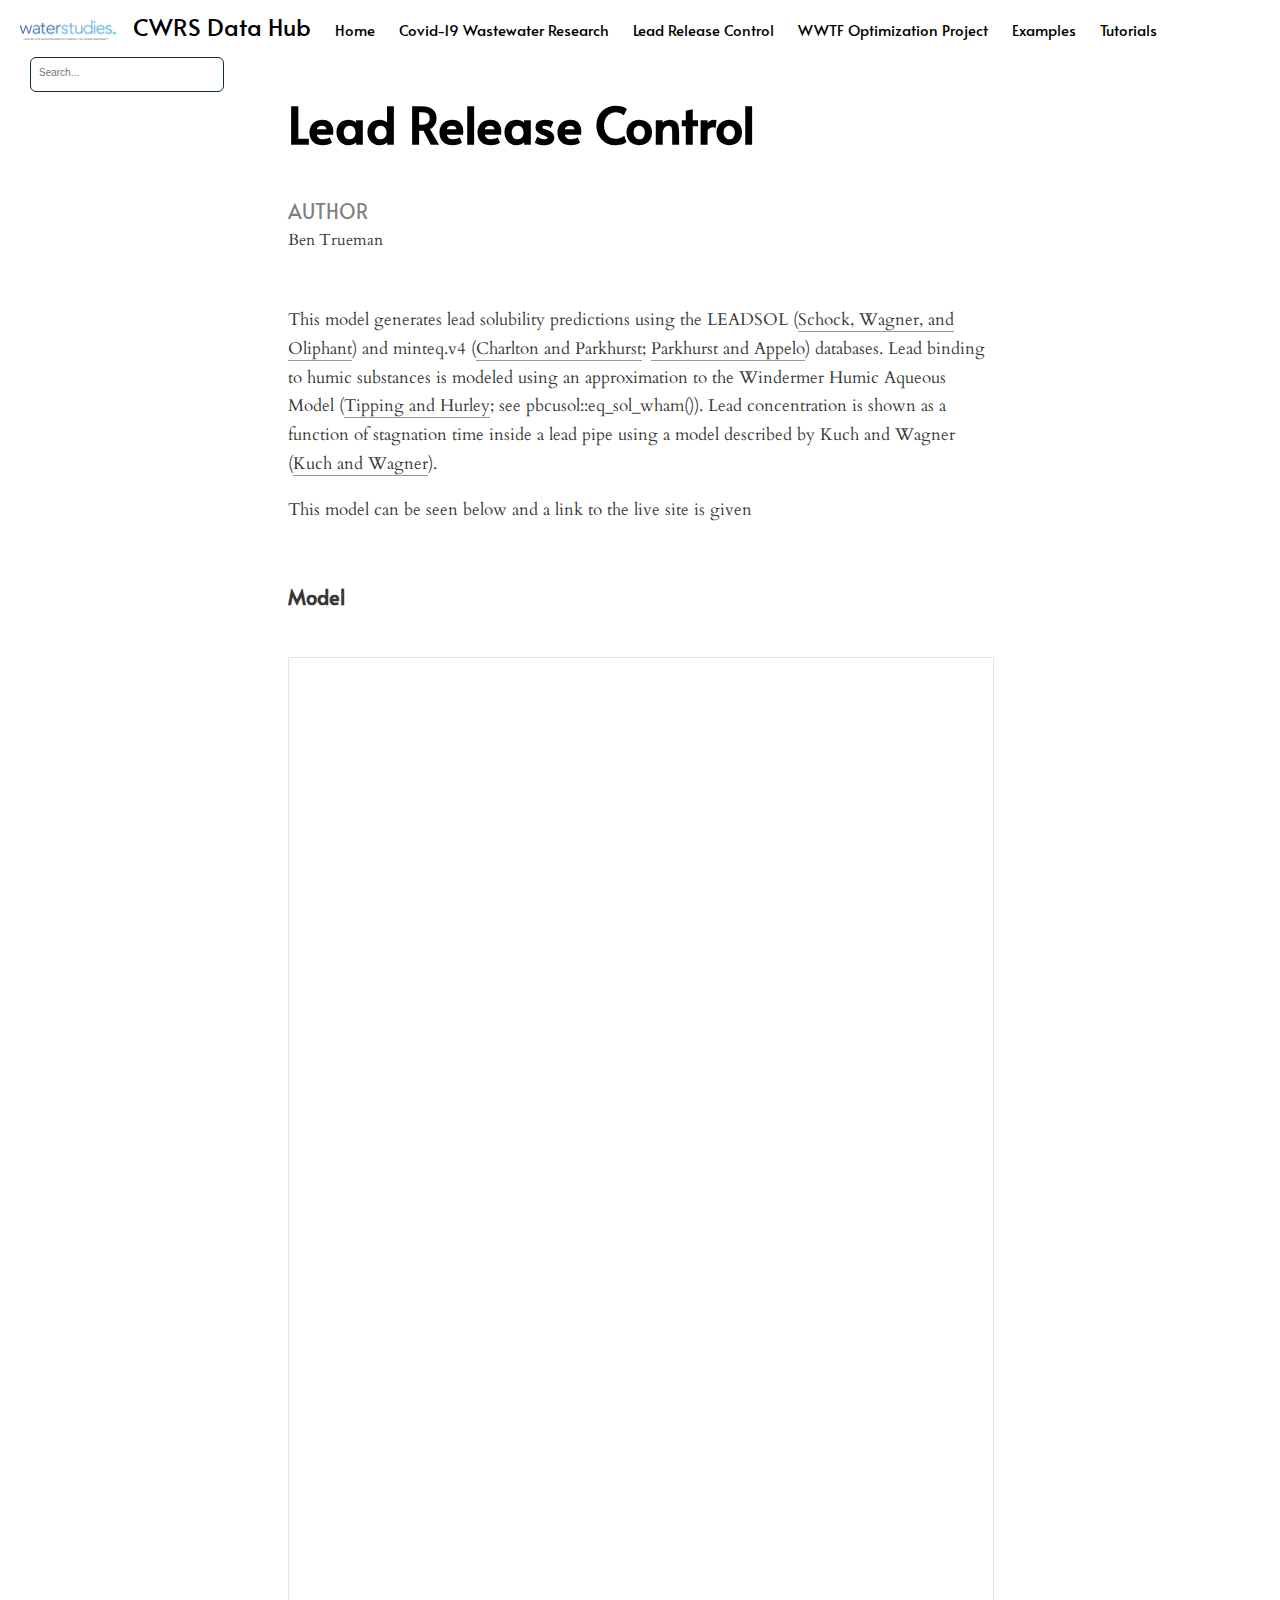
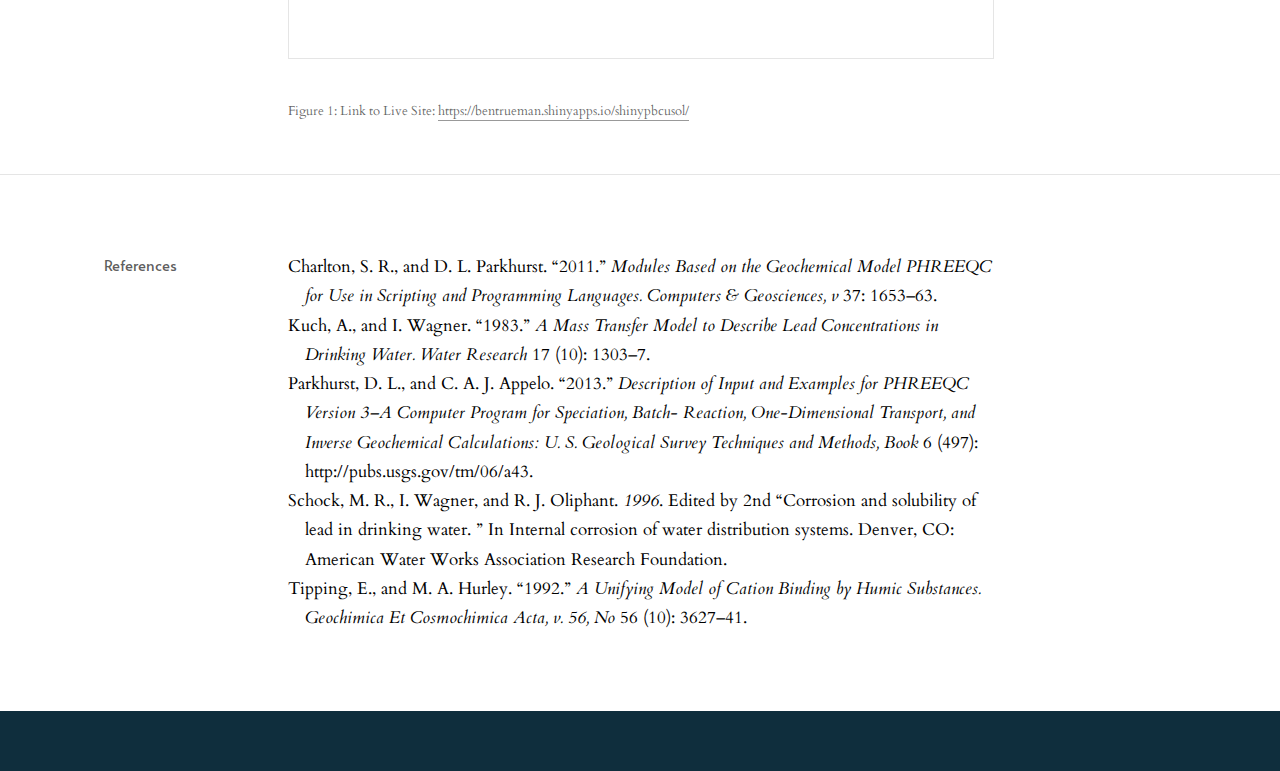
<file: docs/LRC.html>
<!DOCTYPE html>

<html xmlns="http://www.w3.org/1999/xhtml" lang="" xml:lang="">

<head>
  <meta charset="utf-8"/>
  <meta name="viewport" content="width=device-width, initial-scale=1"/>
  <meta http-equiv="X-UA-Compatible" content="IE=Edge,chrome=1"/>
  <meta name="generator" content="distill" />

  <style type="text/css">
  /* Hide doc at startup (prevent jankiness while JS renders/transforms) */
  body {
    visibility: hidden;
  }
  </style>

 <!--radix_placeholder_import_source-->
 <!--/radix_placeholder_import_source-->

<style type="text/css">code{white-space: pre;}</style>
<style type="text/css" data-origin="pandoc">
pre > code.sourceCode { white-space: pre; position: relative; }
pre > code.sourceCode > span { display: inline-block; line-height: 1.25; }
pre > code.sourceCode > span:empty { height: 1.2em; }
.sourceCode { overflow: visible; }
code.sourceCode > span { color: inherit; text-decoration: inherit; }
div.sourceCode { margin: 1em 0; }
pre.sourceCode { margin: 0; }
@media screen {
div.sourceCode { overflow: auto; }
}
@media print {
pre > code.sourceCode { white-space: pre-wrap; }
pre > code.sourceCode > span { text-indent: -5em; padding-left: 5em; }
}
pre.numberSource code
  { counter-reset: source-line 0; }
pre.numberSource code > span
  { position: relative; left: -4em; counter-increment: source-line; }
pre.numberSource code > span > a:first-child::before
  { content: counter(source-line);
    position: relative; left: -1em; text-align: right; vertical-align: baseline;
    border: none; display: inline-block;
    -webkit-touch-callout: none; -webkit-user-select: none;
    -khtml-user-select: none; -moz-user-select: none;
    -ms-user-select: none; user-select: none;
    padding: 0 4px; width: 4em;
    color: #aaaaaa;
  }
pre.numberSource { margin-left: 3em; border-left: 1px solid #aaaaaa;  padding-left: 4px; }
div.sourceCode
  {   }
@media screen {
pre > code.sourceCode > span > a:first-child::before { text-decoration: underline; }
}
code span.al { color: #ad0000; } /* Alert */
code span.an { color: #5e5e5e; } /* Annotation */
code span.at { } /* Attribute */
code span.bn { color: #ad0000; } /* BaseN */
code span.bu { } /* BuiltIn */
code span.cf { color: #007ba5; } /* ControlFlow */
code span.ch { color: #20794d; } /* Char */
code span.cn { color: #8f5902; } /* Constant */
code span.co { color: #5e5e5e; } /* Comment */
code span.cv { color: #5e5e5e; font-style: italic; } /* CommentVar */
code span.do { color: #5e5e5e; font-style: italic; } /* Documentation */
code span.dt { color: #ad0000; } /* DataType */
code span.dv { color: #ad0000; } /* DecVal */
code span.er { color: #ad0000; } /* Error */
code span.ex { } /* Extension */
code span.fl { color: #ad0000; } /* Float */
code span.fu { color: #4758ab; } /* Function */
code span.im { } /* Import */
code span.in { color: #5e5e5e; } /* Information */
code span.kw { color: #007ba5; } /* Keyword */
code span.op { color: #5e5e5e; } /* Operator */
code span.ot { color: #007ba5; } /* Other */
code span.pp { color: #ad0000; } /* Preprocessor */
code span.sc { color: #5e5e5e; } /* SpecialChar */
code span.ss { color: #20794d; } /* SpecialString */
code span.st { color: #20794d; } /* String */
code span.va { color: #111111; } /* Variable */
code span.vs { color: #20794d; } /* VerbatimString */
code span.wa { color: #5e5e5e; font-style: italic; } /* Warning */
</style>

<style>
  div.csl-bib-body { }
  div.csl-entry {
    clear: both;
    }
  .hanging div.csl-entry {
    margin-left:2em;
    text-indent:-2em;
  }
  div.csl-left-margin {
    min-width:2em;
    float:left;
  }
  div.csl-right-inline {
    margin-left:2em;
    padding-left:1em;
  }
  div.csl-indent {
    margin-left: 2em;
  }
</style>

  <!--radix_placeholder_meta_tags-->
  <title>CWRS Data Hub: Lead Release Control</title>


  <link rel="icon" type="image/png" href="water.png"/>

  <meta name="article:author" content="Ben Trueman"/>

  <!--  https://developers.facebook.com/docs/sharing/webmasters#markup -->
  <meta property="og:title" content="CWRS Data Hub: Lead Release Control"/>
  <meta property="og:type" content="article"/>
  <meta property="og:locale" content="en_US"/>
  <meta property="og:site_name" content="CWRS Data Hub"/>

  <!--  https://dev.twitter.com/cards/types/summary -->
  <meta property="twitter:card" content="summary"/>
  <meta property="twitter:title" content="CWRS Data Hub: Lead Release Control"/>

  <!--/radix_placeholder_meta_tags-->
  
  <meta name="citation_reference" content="citation_title=2011;citation_publication_date=0;citation_volume=37;citation_author=S. R. Charlton;citation_author=D. L. Parkhurst"/>
  <meta name="citation_reference" content="citation_title=1983;citation_publication_date=0;citation_volume=17;citation_author=A. Kuch;citation_author=I. Wagner"/>
  <meta name="citation_reference" content="citation_title=1996;citation_publication_date=0;citation_publisher=American Water Works Association Research Foundation;citation_author=M. R. Schock;citation_author=I. Wagner;citation_author=R. J. Oliphant"/>
  <meta name="citation_reference" content="citation_title=2013;citation_publication_date=0;citation_volume=6;citation_author=D. L. Parkhurst;citation_author=C. A. J. Appelo"/>
  <meta name="citation_reference" content="citation_title=1992;citation_publication_date=0;citation_volume=56;citation_author=E. Tipping;citation_author=M. A. Hurley"/>
  <!--radix_placeholder_rmarkdown_metadata-->

  <script type="text/json" id="radix-rmarkdown-metadata">
  {"type":"list","attributes":{"names":{"type":"character","attributes":{},"value":["title","author","bibliography"]}},"value":[{"type":"character","attributes":{},"value":["Lead Release Control"]},{"type":"list","attributes":{},"value":[{"type":"list","attributes":{"names":{"type":"character","attributes":{},"value":["name"]}},"value":[{"type":"character","attributes":{},"value":["Ben Trueman"]}]}]},{"type":"character","attributes":{},"value":["references.bib"]}]}
  </script>
  <!--/radix_placeholder_rmarkdown_metadata-->
  <!--radix_placeholder_navigation_in_header-->
  <meta name="distill:offset" content=""/>

  <script type="application/javascript">

    window.headroom_prevent_pin = false;

    window.document.addEventListener("DOMContentLoaded", function (event) {

      // initialize headroom for banner
      var header = $('header').get(0);
      var headerHeight = header.offsetHeight;
      var headroom = new Headroom(header, {
        tolerance: 5,
        onPin : function() {
          if (window.headroom_prevent_pin) {
            window.headroom_prevent_pin = false;
            headroom.unpin();
          }
        }
      });
      headroom.init();
      if(window.location.hash)
        headroom.unpin();
      $(header).addClass('headroom--transition');

      // offset scroll location for banner on hash change
      // (see: https://github.com/WickyNilliams/headroom.js/issues/38)
      window.addEventListener("hashchange", function(event) {
        window.scrollTo(0, window.pageYOffset - (headerHeight + 25));
      });

      // responsive menu
      $('.distill-site-header').each(function(i, val) {
        var topnav = $(this);
        var toggle = topnav.find('.nav-toggle');
        toggle.on('click', function() {
          topnav.toggleClass('responsive');
        });
      });

      // nav dropdowns
      $('.nav-dropbtn').click(function(e) {
        $(this).next('.nav-dropdown-content').toggleClass('nav-dropdown-active');
        $(this).parent().siblings('.nav-dropdown')
           .children('.nav-dropdown-content').removeClass('nav-dropdown-active');
      });
      $("body").click(function(e){
        $('.nav-dropdown-content').removeClass('nav-dropdown-active');
      });
      $(".nav-dropdown").click(function(e){
        e.stopPropagation();
      });
    });
  </script>

  <style type="text/css">

  /* Theme (user-documented overrideables for nav appearance) */

  .distill-site-nav {
    color: rgba(255, 255, 255, 0.8);
    background-color: #0F2E3D;
    font-size: 15px;
    font-weight: 300;
  }

  .distill-site-nav a {
    color: inherit;
    text-decoration: none;
  }

  .distill-site-nav a:hover {
    color: white;
  }

  @media print {
    .distill-site-nav {
      display: none;
    }
  }

  .distill-site-header {

  }

  .distill-site-footer {

  }


  /* Site Header */

  .distill-site-header {
    width: 100%;
    box-sizing: border-box;
    z-index: 3;
  }

  .distill-site-header .nav-left {
    display: inline-block;
    margin-left: 8px;
  }

  @media screen and (max-width: 768px) {
    .distill-site-header .nav-left {
      margin-left: 0;
    }
  }


  .distill-site-header .nav-right {
    float: right;
    margin-right: 8px;
  }

  .distill-site-header a,
  .distill-site-header .title {
    display: inline-block;
    text-align: center;
    padding: 14px 10px 14px 10px;
  }

  .distill-site-header .title {
    font-size: 18px;
    min-width: 150px;
  }

  .distill-site-header .logo {
    padding: 0;
  }

  .distill-site-header .logo img {
    display: none;
    max-height: 20px;
    width: auto;
    margin-bottom: -4px;
  }

  .distill-site-header .nav-image img {
    max-height: 18px;
    width: auto;
    display: inline-block;
    margin-bottom: -3px;
  }



  @media screen and (min-width: 1000px) {
    .distill-site-header .logo img {
      display: inline-block;
    }
    .distill-site-header .nav-left {
      margin-left: 20px;
    }
    .distill-site-header .nav-right {
      margin-right: 20px;
    }
    .distill-site-header .title {
      padding-left: 12px;
    }
  }


  .distill-site-header .nav-toggle {
    display: none;
  }

  .nav-dropdown {
    display: inline-block;
    position: relative;
  }

  .nav-dropdown .nav-dropbtn {
    border: none;
    outline: none;
    color: rgba(255, 255, 255, 0.8);
    padding: 16px 10px;
    background-color: transparent;
    font-family: inherit;
    font-size: inherit;
    font-weight: inherit;
    margin: 0;
    margin-top: 1px;
    z-index: 2;
  }

  .nav-dropdown-content {
    display: none;
    position: absolute;
    background-color: white;
    min-width: 200px;
    border: 1px solid rgba(0,0,0,0.15);
    border-radius: 4px;
    box-shadow: 0px 8px 16px 0px rgba(0,0,0,0.1);
    z-index: 1;
    margin-top: 2px;
    white-space: nowrap;
    padding-top: 4px;
    padding-bottom: 4px;
  }

  .nav-dropdown-content hr {
    margin-top: 4px;
    margin-bottom: 4px;
    border: none;
    border-bottom: 1px solid rgba(0, 0, 0, 0.1);
  }

  .nav-dropdown-active {
    display: block;
  }

  .nav-dropdown-content a, .nav-dropdown-content .nav-dropdown-header {
    color: black;
    padding: 6px 24px;
    text-decoration: none;
    display: block;
    text-align: left;
  }

  .nav-dropdown-content .nav-dropdown-header {
    display: block;
    padding: 5px 24px;
    padding-bottom: 0;
    text-transform: uppercase;
    font-size: 14px;
    color: #999999;
    white-space: nowrap;
  }

  .nav-dropdown:hover .nav-dropbtn {
    color: white;
  }

  .nav-dropdown-content a:hover {
    background-color: #ddd;
    color: black;
  }

  .nav-right .nav-dropdown-content {
    margin-left: -45%;
    right: 0;
  }

  @media screen and (max-width: 768px) {
    .distill-site-header a, .distill-site-header .nav-dropdown  {display: none;}
    .distill-site-header a.nav-toggle {
      float: right;
      display: block;
    }
    .distill-site-header .title {
      margin-left: 0;
    }
    .distill-site-header .nav-right {
      margin-right: 0;
    }
    .distill-site-header {
      overflow: hidden;
    }
    .nav-right .nav-dropdown-content {
      margin-left: 0;
    }
  }


  @media screen and (max-width: 768px) {
    .distill-site-header.responsive {position: relative; min-height: 500px; }
    .distill-site-header.responsive a.nav-toggle {
      position: absolute;
      right: 0;
      top: 0;
    }
    .distill-site-header.responsive a,
    .distill-site-header.responsive .nav-dropdown {
      display: block;
      text-align: left;
    }
    .distill-site-header.responsive .nav-left,
    .distill-site-header.responsive .nav-right {
      width: 100%;
    }
    .distill-site-header.responsive .nav-dropdown {float: none;}
    .distill-site-header.responsive .nav-dropdown-content {position: relative;}
    .distill-site-header.responsive .nav-dropdown .nav-dropbtn {
      display: block;
      width: 100%;
      text-align: left;
    }
  }

  /* Site Footer */

  .distill-site-footer {
    width: 100%;
    overflow: hidden;
    box-sizing: border-box;
    z-index: 3;
    margin-top: 30px;
    padding-top: 30px;
    padding-bottom: 30px;
    text-align: center;
  }

  /* Headroom */

  d-title {
    padding-top: 6rem;
  }

  @media print {
    d-title {
      padding-top: 4rem;
    }
  }

  .headroom {
    z-index: 1000;
    position: fixed;
    top: 0;
    left: 0;
    right: 0;
  }

  .headroom--transition {
    transition: all .4s ease-in-out;
  }

  .headroom--unpinned {
    top: -100px;
  }

  .headroom--pinned {
    top: 0;
  }

  /* adjust viewport for navbar height */
  /* helps vertically center bootstrap (non-distill) content */
  .min-vh-100 {
    min-height: calc(100vh - 100px) !important;
  }

  </style>

  <script src="site_libs/jquery-3.6.0/jquery-3.6.0.min.js"></script>
  <link href="site_libs/font-awesome-5.1.0/css/all.css" rel="stylesheet"/>
  <link href="site_libs/font-awesome-5.1.0/css/v4-shims.css" rel="stylesheet"/>
  <script src="site_libs/headroom-0.9.4/headroom.min.js"></script>
  <script src="site_libs/autocomplete-0.37.1/autocomplete.min.js"></script>
  <script src="site_libs/fuse-6.4.1/fuse.min.js"></script>

  <script type="application/javascript">

  function getMeta(metaName) {
    var metas = document.getElementsByTagName('meta');
    for (let i = 0; i < metas.length; i++) {
      if (metas[i].getAttribute('name') === metaName) {
        return metas[i].getAttribute('content');
      }
    }
    return '';
  }

  function offsetURL(url) {
    var offset = getMeta('distill:offset');
    return offset ? offset + '/' + url : url;
  }

  function createFuseIndex() {

    // create fuse index
    var options = {
      keys: [
        { name: 'title', weight: 20 },
        { name: 'categories', weight: 15 },
        { name: 'description', weight: 10 },
        { name: 'contents', weight: 5 },
      ],
      ignoreLocation: true,
      threshold: 0
    };
    var fuse = new window.Fuse([], options);

    // fetch the main search.json
    return fetch(offsetURL('search.json'))
      .then(function(response) {
        if (response.status == 200) {
          return response.json().then(function(json) {
            // index main articles
            json.articles.forEach(function(article) {
              fuse.add(article);
            });
            // download collections and index their articles
            return Promise.all(json.collections.map(function(collection) {
              return fetch(offsetURL(collection)).then(function(response) {
                if (response.status === 200) {
                  return response.json().then(function(articles) {
                    articles.forEach(function(article) {
                      fuse.add(article);
                    });
                  })
                } else {
                  return Promise.reject(
                    new Error('Unexpected status from search index request: ' +
                              response.status)
                  );
                }
              });
            })).then(function() {
              return fuse;
            });
          });

        } else {
          return Promise.reject(
            new Error('Unexpected status from search index request: ' +
                        response.status)
          );
        }
      });
  }

  window.document.addEventListener("DOMContentLoaded", function (event) {

    // get search element (bail if we don't have one)
    var searchEl = window.document.getElementById('distill-search');
    if (!searchEl)
      return;

    createFuseIndex()
      .then(function(fuse) {

        // make search box visible
        searchEl.classList.remove('hidden');

        // initialize autocomplete
        var options = {
          autoselect: true,
          hint: false,
          minLength: 2,
        };
        window.autocomplete(searchEl, options, [{
          source: function(query, callback) {
            const searchOptions = {
              isCaseSensitive: false,
              shouldSort: true,
              minMatchCharLength: 2,
              limit: 10,
            };
            var results = fuse.search(query, searchOptions);
            callback(results
              .map(function(result) { return result.item; })
            );
          },
          templates: {
            suggestion: function(suggestion) {
              var img = suggestion.preview && Object.keys(suggestion.preview).length > 0
                ? `<img src="${offsetURL(suggestion.preview)}"</img>`
                : '';
              var html = `
                <div class="search-item">
                  <h3>${suggestion.title}</h3>
                  <div class="search-item-description">
                    ${suggestion.description || ''}
                  </div>
                  <div class="search-item-preview">
                    ${img}
                  </div>
                </div>
              `;
              return html;
            }
          }
        }]).on('autocomplete:selected', function(event, suggestion) {
          window.location.href = offsetURL(suggestion.path);
        });
        // remove inline display style on autocompleter (we want to
        // manage responsive display via css)
        $('.algolia-autocomplete').css("display", "");
      })
      .catch(function(error) {
        console.log(error);
      });

  });

  </script>

  <style type="text/css">

  .nav-search {
    font-size: x-small;
  }

  /* Algolioa Autocomplete */

  .algolia-autocomplete {
    display: inline-block;
    margin-left: 10px;
    vertical-align: sub;
    background-color: white;
    color: black;
    padding: 6px;
    padding-top: 8px;
    padding-bottom: 0;
    border-radius: 6px;
    border: 1px #0F2E3D solid;
    width: 180px;
  }


  @media screen and (max-width: 768px) {
    .distill-site-nav .algolia-autocomplete {
      display: none;
      visibility: hidden;
    }
    .distill-site-nav.responsive .algolia-autocomplete {
      display: inline-block;
      visibility: visible;
    }
    .distill-site-nav.responsive .algolia-autocomplete .aa-dropdown-menu {
      margin-left: 0;
      width: 400px;
      max-height: 400px;
    }
  }

  .algolia-autocomplete .aa-input, .algolia-autocomplete .aa-hint {
    width: 90%;
    outline: none;
    border: none;
  }

  .algolia-autocomplete .aa-hint {
    color: #999;
  }
  .algolia-autocomplete .aa-dropdown-menu {
    width: 550px;
    max-height: 70vh;
    overflow-x: visible;
    overflow-y: scroll;
    padding: 5px;
    margin-top: 3px;
    margin-left: -150px;
    background-color: #fff;
    border-radius: 5px;
    border: 1px solid #999;
    border-top: none;
  }

  .algolia-autocomplete .aa-dropdown-menu .aa-suggestion {
    cursor: pointer;
    padding: 5px 4px;
    border-bottom: 1px solid #eee;
  }

  .algolia-autocomplete .aa-dropdown-menu .aa-suggestion:last-of-type {
    border-bottom: none;
    margin-bottom: 2px;
  }

  .algolia-autocomplete .aa-dropdown-menu .aa-suggestion .search-item {
    overflow: hidden;
    font-size: 0.8em;
    line-height: 1.4em;
  }

  .algolia-autocomplete .aa-dropdown-menu .aa-suggestion .search-item h3 {
    font-size: 1rem;
    margin-block-start: 0;
    margin-block-end: 5px;
  }

  .algolia-autocomplete .aa-dropdown-menu .aa-suggestion .search-item-description {
    display: inline-block;
    overflow: hidden;
    height: 2.8em;
    width: 80%;
    margin-right: 4%;
  }

  .algolia-autocomplete .aa-dropdown-menu .aa-suggestion .search-item-preview {
    display: inline-block;
    width: 15%;
  }

  .algolia-autocomplete .aa-dropdown-menu .aa-suggestion .search-item-preview img {
    height: 3em;
    width: auto;
    display: none;
  }

  .algolia-autocomplete .aa-dropdown-menu .aa-suggestion .search-item-preview img[src] {
    display: initial;
  }

  .algolia-autocomplete .aa-dropdown-menu .aa-suggestion.aa-cursor {
    background-color: #eee;
  }
  .algolia-autocomplete .aa-dropdown-menu .aa-suggestion em {
    font-weight: bold;
    font-style: normal;
  }

  </style>


  <!--/radix_placeholder_navigation_in_header-->
  <!--radix_placeholder_distill-->

  <style type="text/css">

  body {
    background-color: white;
  }

  .pandoc-table {
    width: 100%;
  }

  .pandoc-table>caption {
    margin-bottom: 10px;
  }

  .pandoc-table th:not([align]) {
    text-align: left;
  }

  .pagedtable-footer {
    font-size: 15px;
  }

  d-byline .byline {
    grid-template-columns: 2fr 2fr;
  }

  d-byline .byline h3 {
    margin-block-start: 1.5em;
  }

  d-byline .byline .authors-affiliations h3 {
    margin-block-start: 0.5em;
  }

  .authors-affiliations .orcid-id {
    width: 16px;
    height:16px;
    margin-left: 4px;
    margin-right: 4px;
    vertical-align: middle;
    padding-bottom: 2px;
  }

  d-title .dt-tags {
    margin-top: 1em;
    grid-column: text;
  }

  .dt-tags .dt-tag {
    text-decoration: none;
    display: inline-block;
    color: rgba(0,0,0,0.6);
    padding: 0em 0.4em;
    margin-right: 0.5em;
    margin-bottom: 0.4em;
    font-size: 70%;
    border: 1px solid rgba(0,0,0,0.2);
    border-radius: 3px;
    text-transform: uppercase;
    font-weight: 500;
  }

  d-article table.gt_table td,
  d-article table.gt_table th {
    border-bottom: none;
  }

  .html-widget {
    margin-bottom: 2.0em;
  }

  .l-screen-inset {
    padding-right: 16px;
  }

  .l-screen .caption {
    margin-left: 10px;
  }

  .shaded {
    background: rgb(247, 247, 247);
    padding-top: 20px;
    padding-bottom: 20px;
    border-top: 1px solid rgba(0, 0, 0, 0.1);
    border-bottom: 1px solid rgba(0, 0, 0, 0.1);
  }

  .shaded .html-widget {
    margin-bottom: 0;
    border: 1px solid rgba(0, 0, 0, 0.1);
  }

  .shaded .shaded-content {
    background: white;
  }

  .text-output {
    margin-top: 0;
    line-height: 1.5em;
  }

  .hidden {
    display: none !important;
  }

  d-article {
    padding-top: 2.5rem;
    padding-bottom: 30px;
  }

  d-appendix {
    padding-top: 30px;
  }

  d-article>p>img {
    width: 100%;
  }

  d-article h2 {
    margin: 1rem 0 1.5rem 0;
  }

  d-article h3 {
    margin-top: 1.5rem;
  }

  d-article iframe {
    border: 1px solid rgba(0, 0, 0, 0.1);
    margin-bottom: 2.0em;
    width: 100%;
  }

  /* Tweak code blocks */

  d-article div.sourceCode code,
  d-article pre code {
    font-family: Consolas, Monaco, 'Andale Mono', 'Ubuntu Mono', monospace;
  }

  d-article pre,
  d-article div.sourceCode,
  d-article div.sourceCode pre {
    overflow: auto;
  }

  d-article div.sourceCode {
    background-color: white;
  }

  d-article div.sourceCode pre {
    padding-left: 10px;
    font-size: 12px;
    border-left: 2px solid rgba(0,0,0,0.1);
  }

  d-article pre {
    font-size: 12px;
    color: black;
    background: none;
    margin-top: 0;
    text-align: left;
    white-space: pre;
    word-spacing: normal;
    word-break: normal;
    word-wrap: normal;
    line-height: 1.5;

    -moz-tab-size: 4;
    -o-tab-size: 4;
    tab-size: 4;

    -webkit-hyphens: none;
    -moz-hyphens: none;
    -ms-hyphens: none;
    hyphens: none;
  }

  d-article pre a {
    border-bottom: none;
  }

  d-article pre a:hover {
    border-bottom: none;
    text-decoration: underline;
  }

  d-article details {
    grid-column: text;
    margin-bottom: 0.8em;
  }

  @media(min-width: 768px) {

  d-article pre,
  d-article div.sourceCode,
  d-article div.sourceCode pre {
    overflow: visible !important;
  }

  d-article div.sourceCode pre {
    padding-left: 18px;
    font-size: 14px;
  }

  d-article pre {
    font-size: 14px;
  }

  }

  figure img.external {
    background: white;
    border: 1px solid rgba(0, 0, 0, 0.1);
    box-shadow: 0 1px 8px rgba(0, 0, 0, 0.1);
    padding: 18px;
    box-sizing: border-box;
  }

  /* CSS for d-contents */

  .d-contents {
    grid-column: text;
    color: rgba(0,0,0,0.8);
    font-size: 0.9em;
    padding-bottom: 1em;
    margin-bottom: 1em;
    padding-bottom: 0.5em;
    margin-bottom: 1em;
    padding-left: 0.25em;
    justify-self: start;
  }

  @media(min-width: 1000px) {
    .d-contents.d-contents-float {
      height: 0;
      grid-column-start: 1;
      grid-column-end: 4;
      justify-self: center;
      padding-right: 3em;
      padding-left: 2em;
    }
  }

  .d-contents nav h3 {
    font-size: 18px;
    margin-top: 0;
    margin-bottom: 1em;
  }

  .d-contents li {
    list-style-type: none
  }

  .d-contents nav > ul {
    padding-left: 0;
  }

  .d-contents ul {
    padding-left: 1em
  }

  .d-contents nav ul li {
    margin-top: 0.6em;
    margin-bottom: 0.2em;
  }

  .d-contents nav a {
    font-size: 13px;
    border-bottom: none;
    text-decoration: none
    color: rgba(0, 0, 0, 0.8);
  }

  .d-contents nav a:hover {
    text-decoration: underline solid rgba(0, 0, 0, 0.6)
  }

  .d-contents nav > ul > li > a {
    font-weight: 600;
  }

  .d-contents nav > ul > li > ul {
    font-weight: inherit;
  }

  .d-contents nav > ul > li > ul > li {
    margin-top: 0.2em;
  }


  .d-contents nav ul {
    margin-top: 0;
    margin-bottom: 0.25em;
  }

  .d-article-with-toc h2:nth-child(2) {
    margin-top: 0;
  }


  /* Figure */

  .figure {
    position: relative;
    margin-bottom: 2.5em;
    margin-top: 1.5em;
  }

  .figure img {
    width: 100%;
  }

  .figure .caption {
    color: rgba(0, 0, 0, 0.6);
    font-size: 12px;
    line-height: 1.5em;
  }

  .figure img.external {
    background: white;
    border: 1px solid rgba(0, 0, 0, 0.1);
    box-shadow: 0 1px 8px rgba(0, 0, 0, 0.1);
    padding: 18px;
    box-sizing: border-box;
  }

  .figure .caption a {
    color: rgba(0, 0, 0, 0.6);
  }

  .figure .caption b,
  .figure .caption strong, {
    font-weight: 600;
    color: rgba(0, 0, 0, 1.0);
  }

  /* Citations */

  d-article .citation {
    color: inherit;
    cursor: inherit;
  }

  div.hanging-indent{
    margin-left: 1em; text-indent: -1em;
  }

  /* Citation hover box */

  .tippy-box[data-theme~=light-border] {
    background-color: rgba(250, 250, 250, 0.95);
  }

  .tippy-content > p {
    margin-bottom: 0;
    padding: 2px;
  }


  /* Tweak 1000px media break to show more text */

  @media(min-width: 1000px) {
    .base-grid,
    distill-header,
    d-title,
    d-abstract,
    d-article,
    d-appendix,
    distill-appendix,
    d-byline,
    d-footnote-list,
    d-citation-list,
    distill-footer {
      grid-template-columns: [screen-start] 1fr [page-start kicker-start] 80px [middle-start] 50px [text-start kicker-end] 65px 65px 65px 65px 65px 65px 65px 65px [text-end gutter-start] 65px [middle-end] 65px [page-end gutter-end] 1fr [screen-end];
      grid-column-gap: 16px;
    }

    .grid {
      grid-column-gap: 16px;
    }

    d-article {
      font-size: 1.06rem;
      line-height: 1.7em;
    }
    figure .caption, .figure .caption, figure figcaption {
      font-size: 13px;
    }
  }

  @media(min-width: 1180px) {
    .base-grid,
    distill-header,
    d-title,
    d-abstract,
    d-article,
    d-appendix,
    distill-appendix,
    d-byline,
    d-footnote-list,
    d-citation-list,
    distill-footer {
      grid-template-columns: [screen-start] 1fr [page-start kicker-start] 60px [middle-start] 60px [text-start kicker-end] 60px 60px 60px 60px 60px 60px 60px 60px [text-end gutter-start] 60px [middle-end] 60px [page-end gutter-end] 1fr [screen-end];
      grid-column-gap: 32px;
    }

    .grid {
      grid-column-gap: 32px;
    }
  }


  /* Get the citation styles for the appendix (not auto-injected on render since
     we do our own rendering of the citation appendix) */

  d-appendix .citation-appendix,
  .d-appendix .citation-appendix {
    font-size: 11px;
    line-height: 15px;
    border-left: 1px solid rgba(0, 0, 0, 0.1);
    padding-left: 18px;
    border: 1px solid rgba(0,0,0,0.1);
    background: rgba(0, 0, 0, 0.02);
    padding: 10px 18px;
    border-radius: 3px;
    color: rgba(150, 150, 150, 1);
    overflow: hidden;
    margin-top: -12px;
    white-space: pre-wrap;
    word-wrap: break-word;
  }

  /* Include appendix styles here so they can be overridden */

  d-appendix {
    contain: layout style;
    font-size: 0.8em;
    line-height: 1.7em;
    margin-top: 60px;
    margin-bottom: 0;
    border-top: 1px solid rgba(0, 0, 0, 0.1);
    color: rgba(0,0,0,0.5);
    padding-top: 60px;
    padding-bottom: 48px;
  }

  d-appendix h3 {
    grid-column: page-start / text-start;
    font-size: 15px;
    font-weight: 500;
    margin-top: 1em;
    margin-bottom: 0;
    color: rgba(0,0,0,0.65);
  }

  d-appendix h3 + * {
    margin-top: 1em;
  }

  d-appendix ol {
    padding: 0 0 0 15px;
  }

  @media (min-width: 768px) {
    d-appendix ol {
      padding: 0 0 0 30px;
      margin-left: -30px;
    }
  }

  d-appendix li {
    margin-bottom: 1em;
  }

  d-appendix a {
    color: rgba(0, 0, 0, 0.6);
  }

  d-appendix > * {
    grid-column: text;
  }

  d-appendix > d-footnote-list,
  d-appendix > d-citation-list,
  d-appendix > distill-appendix {
    grid-column: screen;
  }

  /* Include footnote styles here so they can be overridden */

  d-footnote-list {
    contain: layout style;
  }

  d-footnote-list > * {
    grid-column: text;
  }

  d-footnote-list a.footnote-backlink {
    color: rgba(0,0,0,0.3);
    padding-left: 0.5em;
  }



  /* Anchor.js */

  .anchorjs-link {
    /*transition: all .25s linear; */
    text-decoration: none;
    border-bottom: none;
  }
  *:hover > .anchorjs-link {
    margin-left: -1.125em !important;
    text-decoration: none;
    border-bottom: none;
  }

  /* Social footer */

  .social_footer {
    margin-top: 30px;
    margin-bottom: 0;
    color: rgba(0,0,0,0.67);
  }

  .disqus-comments {
    margin-right: 30px;
  }

  .disqus-comment-count {
    border-bottom: 1px solid rgba(0, 0, 0, 0.4);
    cursor: pointer;
  }

  #disqus_thread {
    margin-top: 30px;
  }

  .article-sharing a {
    border-bottom: none;
    margin-right: 8px;
  }

  .article-sharing a:hover {
    border-bottom: none;
  }

  .sidebar-section.subscribe {
    font-size: 12px;
    line-height: 1.6em;
  }

  .subscribe p {
    margin-bottom: 0.5em;
  }


  .article-footer .subscribe {
    font-size: 15px;
    margin-top: 45px;
  }


  .sidebar-section.custom {
    font-size: 12px;
    line-height: 1.6em;
  }

  .custom p {
    margin-bottom: 0.5em;
  }

  /* Styles for listing layout (hide title) */
  .layout-listing d-title, .layout-listing .d-title {
    display: none;
  }

  /* Styles for posts lists (not auto-injected) */


  .posts-with-sidebar {
    padding-left: 45px;
    padding-right: 45px;
  }

  .posts-list .description h2,
  .posts-list .description p {
    font-family: -apple-system, BlinkMacSystemFont, "Segoe UI", Roboto, Oxygen, Ubuntu, Cantarell, "Fira Sans", "Droid Sans", "Helvetica Neue", Arial, sans-serif;
  }

  .posts-list .description h2 {
    font-weight: 700;
    border-bottom: none;
    padding-bottom: 0;
  }

  .posts-list h2.post-tag {
    border-bottom: 1px solid rgba(0, 0, 0, 0.2);
    padding-bottom: 12px;
  }
  .posts-list {
    margin-top: 60px;
    margin-bottom: 24px;
  }

  .posts-list .post-preview {
    text-decoration: none;
    overflow: hidden;
    display: block;
    border-bottom: 1px solid rgba(0, 0, 0, 0.1);
    padding: 24px 0;
  }

  .post-preview-last {
    border-bottom: none !important;
  }

  .posts-list .posts-list-caption {
    grid-column: screen;
    font-weight: 400;
  }

  .posts-list .post-preview h2 {
    margin: 0 0 6px 0;
    line-height: 1.2em;
    font-style: normal;
    font-size: 24px;
  }

  .posts-list .post-preview p {
    margin: 0 0 12px 0;
    line-height: 1.4em;
    font-size: 16px;
  }

  .posts-list .post-preview .thumbnail {
    box-sizing: border-box;
    margin-bottom: 24px;
    position: relative;
    max-width: 500px;
  }
  .posts-list .post-preview img {
    width: 100%;
    display: block;
  }

  .posts-list .metadata {
    font-size: 12px;
    line-height: 1.4em;
    margin-bottom: 18px;
  }

  .posts-list .metadata > * {
    display: inline-block;
  }

  .posts-list .metadata .publishedDate {
    margin-right: 2em;
  }

  .posts-list .metadata .dt-authors {
    display: block;
    margin-top: 0.3em;
    margin-right: 2em;
  }

  .posts-list .dt-tags {
    display: block;
    line-height: 1em;
  }

  .posts-list .dt-tags .dt-tag {
    display: inline-block;
    color: rgba(0,0,0,0.6);
    padding: 0.3em 0.4em;
    margin-right: 0.2em;
    margin-bottom: 0.4em;
    font-size: 60%;
    border: 1px solid rgba(0,0,0,0.2);
    border-radius: 3px;
    text-transform: uppercase;
    font-weight: 500;
  }

  .posts-list img {
    opacity: 1;
  }

  .posts-list img[data-src] {
    opacity: 0;
  }

  .posts-more {
    clear: both;
  }


  .posts-sidebar {
    font-size: 16px;
  }

  .posts-sidebar h3 {
    font-size: 16px;
    margin-top: 0;
    margin-bottom: 0.5em;
    font-weight: 400;
    text-transform: uppercase;
  }

  .sidebar-section {
    margin-bottom: 30px;
  }

  .categories ul {
    list-style-type: none;
    margin: 0;
    padding: 0;
  }

  .categories li {
    color: rgba(0, 0, 0, 0.8);
    margin-bottom: 0;
  }

  .categories li>a {
    border-bottom: none;
  }

  .categories li>a:hover {
    border-bottom: 1px solid rgba(0, 0, 0, 0.4);
  }

  .categories .active {
    font-weight: 600;
  }

  .categories .category-count {
    color: rgba(0, 0, 0, 0.4);
  }


  @media(min-width: 768px) {
    .posts-list .post-preview h2 {
      font-size: 26px;
    }
    .posts-list .post-preview .thumbnail {
      float: right;
      width: 30%;
      margin-bottom: 0;
    }
    .posts-list .post-preview .description {
      float: left;
      width: 45%;
    }
    .posts-list .post-preview .metadata {
      float: left;
      width: 20%;
      margin-top: 8px;
    }
    .posts-list .post-preview p {
      margin: 0 0 12px 0;
      line-height: 1.5em;
      font-size: 16px;
    }
    .posts-with-sidebar .posts-list {
      float: left;
      width: 75%;
    }
    .posts-with-sidebar .posts-sidebar {
      float: right;
      width: 20%;
      margin-top: 60px;
      padding-top: 24px;
      padding-bottom: 24px;
    }
  }


  /* Improve display for browsers without grid (IE/Edge <= 15) */

  .downlevel {
    line-height: 1.6em;
    font-family: -apple-system, BlinkMacSystemFont, "Segoe UI", Roboto, Oxygen, Ubuntu, Cantarell, "Fira Sans", "Droid Sans", "Helvetica Neue", Arial, sans-serif;
    margin: 0;
  }

  .downlevel .d-title {
    padding-top: 6rem;
    padding-bottom: 1.5rem;
  }

  .downlevel .d-title h1 {
    font-size: 50px;
    font-weight: 700;
    line-height: 1.1em;
    margin: 0 0 0.5rem;
  }

  .downlevel .d-title p {
    font-weight: 300;
    font-size: 1.2rem;
    line-height: 1.55em;
    margin-top: 0;
  }

  .downlevel .d-byline {
    padding-top: 0.8em;
    padding-bottom: 0.8em;
    font-size: 0.8rem;
    line-height: 1.8em;
  }

  .downlevel .section-separator {
    border: none;
    border-top: 1px solid rgba(0, 0, 0, 0.1);
  }

  .downlevel .d-article {
    font-size: 1.06rem;
    line-height: 1.7em;
    padding-top: 1rem;
    padding-bottom: 2rem;
  }


  .downlevel .d-appendix {
    padding-left: 0;
    padding-right: 0;
    max-width: none;
    font-size: 0.8em;
    line-height: 1.7em;
    margin-bottom: 0;
    color: rgba(0,0,0,0.5);
    padding-top: 40px;
    padding-bottom: 48px;
  }

  .downlevel .footnotes ol {
    padding-left: 13px;
  }

  .downlevel .base-grid,
  .downlevel .distill-header,
  .downlevel .d-title,
  .downlevel .d-abstract,
  .downlevel .d-article,
  .downlevel .d-appendix,
  .downlevel .distill-appendix,
  .downlevel .d-byline,
  .downlevel .d-footnote-list,
  .downlevel .d-citation-list,
  .downlevel .distill-footer,
  .downlevel .appendix-bottom,
  .downlevel .posts-container {
    padding-left: 40px;
    padding-right: 40px;
  }

  @media(min-width: 768px) {
    .downlevel .base-grid,
    .downlevel .distill-header,
    .downlevel .d-title,
    .downlevel .d-abstract,
    .downlevel .d-article,
    .downlevel .d-appendix,
    .downlevel .distill-appendix,
    .downlevel .d-byline,
    .downlevel .d-footnote-list,
    .downlevel .d-citation-list,
    .downlevel .distill-footer,
    .downlevel .appendix-bottom,
    .downlevel .posts-container {
    padding-left: 150px;
    padding-right: 150px;
    max-width: 900px;
  }
  }

  .downlevel pre code {
    display: block;
    border-left: 2px solid rgba(0, 0, 0, .1);
    padding: 0 0 0 20px;
    font-size: 14px;
  }

  .downlevel code, .downlevel pre {
    color: black;
    background: none;
    font-family: Consolas, Monaco, 'Andale Mono', 'Ubuntu Mono', monospace;
    text-align: left;
    white-space: pre;
    word-spacing: normal;
    word-break: normal;
    word-wrap: normal;
    line-height: 1.5;

    -moz-tab-size: 4;
    -o-tab-size: 4;
    tab-size: 4;

    -webkit-hyphens: none;
    -moz-hyphens: none;
    -ms-hyphens: none;
    hyphens: none;
  }

  .downlevel .posts-list .post-preview {
    color: inherit;
  }



  </style>

  <script type="application/javascript">

  function is_downlevel_browser() {
    if (bowser.isUnsupportedBrowser({ msie: "12", msedge: "16"},
                                   window.navigator.userAgent)) {
      return true;
    } else {
      return window.load_distill_framework === undefined;
    }
  }

  // show body when load is complete
  function on_load_complete() {

    // add anchors
    if (window.anchors) {
      window.anchors.options.placement = 'left';
      window.anchors.add('d-article > h2, d-article > h3, d-article > h4, d-article > h5');
    }


    // set body to visible
    document.body.style.visibility = 'visible';

    // force redraw for leaflet widgets
    if (window.HTMLWidgets) {
      var maps = window.HTMLWidgets.findAll(".leaflet");
      $.each(maps, function(i, el) {
        var map = this.getMap();
        map.invalidateSize();
        map.eachLayer(function(layer) {
          if (layer instanceof L.TileLayer)
            layer.redraw();
        });
      });
    }

    // trigger 'shown' so htmlwidgets resize
    $('d-article').trigger('shown');
  }

  function init_distill() {

    init_common();

    // create front matter
    var front_matter = $('<d-front-matter></d-front-matter>');
    $('#distill-front-matter').wrap(front_matter);

    // create d-title
    $('.d-title').changeElementType('d-title');

    // create d-byline
    var byline = $('<d-byline></d-byline>');
    $('.d-byline').replaceWith(byline);

    // create d-article
    var article = $('<d-article></d-article>');
    $('.d-article').wrap(article).children().unwrap();

    // move posts container into article
    $('.posts-container').appendTo($('d-article'));

    // create d-appendix
    $('.d-appendix').changeElementType('d-appendix');

    // flag indicating that we have appendix items
    var appendix = $('.appendix-bottom').children('h3').length > 0;

    // replace footnotes with <d-footnote>
    $('.footnote-ref').each(function(i, val) {
      appendix = true;
      var href = $(this).attr('href');
      var id = href.replace('#', '');
      var fn = $('#' + id);
      var fn_p = $('#' + id + '>p');
      fn_p.find('.footnote-back').remove();
      var text = fn_p.html();
      var dtfn = $('<d-footnote></d-footnote>');
      dtfn.html(text);
      $(this).replaceWith(dtfn);
    });
    // remove footnotes
    $('.footnotes').remove();

    // move refs into #references-listing
    $('#references-listing').replaceWith($('#refs'));

    $('h1.appendix, h2.appendix').each(function(i, val) {
      $(this).changeElementType('h3');
    });
    $('h3.appendix').each(function(i, val) {
      var id = $(this).attr('id');
      $('.d-contents a[href="#' + id + '"]').parent().remove();
      appendix = true;
      $(this).nextUntil($('h1, h2, h3')).addBack().appendTo($('d-appendix'));
    });

    // show d-appendix if we have appendix content
    $("d-appendix").css('display', appendix ? 'grid' : 'none');

    // localize layout chunks to just output
    $('.layout-chunk').each(function(i, val) {

      // capture layout
      var layout = $(this).attr('data-layout');

      // apply layout to markdown level block elements
      var elements = $(this).children().not('details, div.sourceCode, pre, script');
      elements.each(function(i, el) {
        var layout_div = $('<div class="' + layout + '"></div>');
        if (layout_div.hasClass('shaded')) {
          var shaded_content = $('<div class="shaded-content"></div>');
          $(this).wrap(shaded_content);
          $(this).parent().wrap(layout_div);
        } else {
          $(this).wrap(layout_div);
        }
      });


      // unwrap the layout-chunk div
      $(this).children().unwrap();
    });

    // remove code block used to force  highlighting css
    $('.distill-force-highlighting-css').parent().remove();

    // remove empty line numbers inserted by pandoc when using a
    // custom syntax highlighting theme
    $('code.sourceCode a:empty').remove();

    // load distill framework
    load_distill_framework();

    // wait for window.distillRunlevel == 4 to do post processing
    function distill_post_process() {

      if (!window.distillRunlevel || window.distillRunlevel < 4)
        return;

      // hide author/affiliations entirely if we have no authors
      var front_matter = JSON.parse($("#distill-front-matter").html());
      var have_authors = front_matter.authors && front_matter.authors.length > 0;
      if (!have_authors)
        $('d-byline').addClass('hidden');

      // article with toc class
      $('.d-contents').parent().addClass('d-article-with-toc');

      // strip links that point to #
      $('.authors-affiliations').find('a[href="#"]').removeAttr('href');

      // add orcid ids
      $('.authors-affiliations').find('.author').each(function(i, el) {
        var orcid_id = front_matter.authors[i].orcidID;
        if (orcid_id) {
          var a = $('<a></a>');
          a.attr('href', 'https://orcid.org/' + orcid_id);
          var img = $('<img></img>');
          img.addClass('orcid-id');
          img.attr('alt', 'ORCID ID');
          img.attr('src','[data-uri]');
          a.append(img);
          $(this).append(a);
        }
      });

      // hide elements of author/affiliations grid that have no value
      function hide_byline_column(caption) {
        $('d-byline').find('h3:contains("' + caption + '")').parent().css('visibility', 'hidden');
      }

      // affiliations
      var have_affiliations = false;
      for (var i = 0; i<front_matter.authors.length; ++i) {
        var author = front_matter.authors[i];
        if (author.affiliation !== "&nbsp;") {
          have_affiliations = true;
          break;
        }
      }
      if (!have_affiliations)
        $('d-byline').find('h3:contains("Affiliations")').css('visibility', 'hidden');

      // published date
      if (!front_matter.publishedDate)
        hide_byline_column("Published");

      // document object identifier
      var doi = $('d-byline').find('h3:contains("DOI")');
      var doi_p = doi.next().empty();
      if (!front_matter.doi) {
        // if we have a citation and valid citationText then link to that
        if ($('#citation').length > 0 && front_matter.citationText) {
          doi.html('Citation');
          $('<a href="#citation"></a>')
            .text(front_matter.citationText)
            .appendTo(doi_p);
        } else {
          hide_byline_column("DOI");
        }
      } else {
        $('<a></a>')
           .attr('href', "https://doi.org/" + front_matter.doi)
           .html(front_matter.doi)
           .appendTo(doi_p);
      }

       // change plural form of authors/affiliations
      if (front_matter.authors.length === 1) {
        var grid = $('.authors-affiliations');
        grid.children('h3:contains("Authors")').text('Author');
        grid.children('h3:contains("Affiliations")').text('Affiliation');
      }

      // remove d-appendix and d-footnote-list local styles
      $('d-appendix > style:first-child').remove();
      $('d-footnote-list > style:first-child').remove();

      // move appendix-bottom entries to the bottom
      $('.appendix-bottom').appendTo('d-appendix').children().unwrap();
      $('.appendix-bottom').remove();

      // hoverable references
      $('span.citation[data-cites]').each(function() {
        var refs = $(this).attr('data-cites').split(" ");
        var refHtml = refs.map(function(ref) {
          return "<p>" + $('#ref-' + ref).html() + "</p>";
        }).join("\n");
        window.tippy(this, {
          allowHTML: true,
          content: refHtml,
          maxWidth: 500,
          interactive: true,
          interactiveBorder: 10,
          theme: 'light-border',
          placement: 'bottom-start'
        });
      });

      // clear polling timer
      clearInterval(tid);

      // show body now that everything is ready
      on_load_complete();
    }

    var tid = setInterval(distill_post_process, 50);
    distill_post_process();

  }

  function init_downlevel() {

    init_common();

     // insert hr after d-title
    $('.d-title').after($('<hr class="section-separator"/>'));

    // check if we have authors
    var front_matter = JSON.parse($("#distill-front-matter").html());
    var have_authors = front_matter.authors && front_matter.authors.length > 0;

    // manage byline/border
    if (!have_authors)
      $('.d-byline').remove();
    $('.d-byline').after($('<hr class="section-separator"/>'));
    $('.d-byline a').remove();

    // remove toc
    $('.d-contents').remove();

    // move appendix elements
    $('h1.appendix, h2.appendix').each(function(i, val) {
      $(this).changeElementType('h3');
    });
    $('h3.appendix').each(function(i, val) {
      $(this).nextUntil($('h1, h2, h3')).addBack().appendTo($('.d-appendix'));
    });


    // inject headers into references and footnotes
    var refs_header = $('<h3></h3>');
    refs_header.text('References');
    $('#refs').prepend(refs_header);

    var footnotes_header = $('<h3></h3');
    footnotes_header.text('Footnotes');
    $('.footnotes').children('hr').first().replaceWith(footnotes_header);

    // move appendix-bottom entries to the bottom
    $('.appendix-bottom').appendTo('.d-appendix').children().unwrap();
    $('.appendix-bottom').remove();

    // remove appendix if it's empty
    if ($('.d-appendix').children().length === 0)
      $('.d-appendix').remove();

    // prepend separator above appendix
    $('.d-appendix').before($('<hr class="section-separator" style="clear: both"/>'));

    // trim code
    $('pre>code').each(function(i, val) {
      $(this).html($.trim($(this).html()));
    });

    // move posts-container right before article
    $('.posts-container').insertBefore($('.d-article'));

    $('body').addClass('downlevel');

    on_load_complete();
  }


  function init_common() {

    // jquery plugin to change element types
    (function($) {
      $.fn.changeElementType = function(newType) {
        var attrs = {};

        $.each(this[0].attributes, function(idx, attr) {
          attrs[attr.nodeName] = attr.nodeValue;
        });

        this.replaceWith(function() {
          return $("<" + newType + "/>", attrs).append($(this).contents());
        });
      };
    })(jQuery);

    // prevent underline for linked images
    $('a > img').parent().css({'border-bottom' : 'none'});

    // mark non-body figures created by knitr chunks as 100% width
    $('.layout-chunk').each(function(i, val) {
      var figures = $(this).find('img, .html-widget');
      if ($(this).attr('data-layout') !== "l-body") {
        figures.css('width', '100%');
      } else {
        figures.css('max-width', '100%');
        figures.filter("[width]").each(function(i, val) {
          var fig = $(this);
          fig.css('width', fig.attr('width') + 'px');
        });

      }
    });

    // auto-append index.html to post-preview links in file: protocol
    // and in rstudio ide preview
    $('.post-preview').each(function(i, val) {
      if (window.location.protocol === "file:")
        $(this).attr('href', $(this).attr('href') + "index.html");
    });

    // get rid of index.html references in header
    if (window.location.protocol !== "file:") {
      $('.distill-site-header a[href]').each(function(i,val) {
        $(this).attr('href', $(this).attr('href').replace("index.html", "./"));
      });
    }

    // add class to pandoc style tables
    $('tr.header').parent('thead').parent('table').addClass('pandoc-table');
    $('.kable-table').children('table').addClass('pandoc-table');

    // add figcaption style to table captions
    $('caption').parent('table').addClass("figcaption");

    // initialize posts list
    if (window.init_posts_list)
      window.init_posts_list();

    // implmement disqus comment link
    $('.disqus-comment-count').click(function() {
      window.headroom_prevent_pin = true;
      $('#disqus_thread').toggleClass('hidden');
      if (!$('#disqus_thread').hasClass('hidden')) {
        var offset = $(this).offset();
        $(window).resize();
        $('html, body').animate({
          scrollTop: offset.top - 35
        });
      }
    });
  }

  document.addEventListener('DOMContentLoaded', function() {
    if (is_downlevel_browser())
      init_downlevel();
    else
      window.addEventListener('WebComponentsReady', init_distill);
  });

  </script>

  <style type="text/css">
  /* base variables */

  /* Edit the CSS properties in this file to create a custom
     Distill theme. Only edit values in the right column
     for each row; values shown are the CSS defaults.
     To return any property to the default,
     you may set its value to: unset
     All rows must end with a semi-colon.                      */

  /* Optional: embed custom fonts here with `@import`          */
  /* This must remain at the top of this file.                 */



  html {
    /*-- Main font sizes --*/
    --title-size:      50px;
    --body-size:       1.06rem;
    --code-size:       14px;
    --aside-size:      12px;
    --fig-cap-size:    13px;
    /*-- Main font colors --*/
    --title-color:     #000000;
    --header-color:    rgba(0, 0, 0, 0.8);
    --body-color:      rgba(0, 0, 0, 0.8);
    --aside-color:     rgba(0, 0, 0, 0.6);
    --fig-cap-color:   rgba(0, 0, 0, 0.6);
    /*-- Specify custom fonts ~~~ must be imported above   --*/
    --heading-font:    sans-serif;
    --mono-font:       monospace;
    --body-font:       sans-serif;
    --navbar-font:     sans-serif;  /* websites + blogs only */
  }

  /*-- ARTICLE METADATA --*/
  d-byline {
    --heading-size:    0.6rem;
    --heading-color:   rgba(0, 0, 0, 0.5);
    --body-size:       0.8rem;
    --body-color:      rgba(0, 0, 0, 0.8);
  }

  /*-- ARTICLE TABLE OF CONTENTS --*/
  .d-contents {
    --heading-size:    18px;
    --contents-size:   13px;
  }

  /*-- ARTICLE APPENDIX --*/
  d-appendix {
    --heading-size:    15px;
    --heading-color:   rgba(0, 0, 0, 0.65);
    --text-size:       0.8em;
    --text-color:      rgba(0, 0, 0, 0.5);
  }

  /*-- WEBSITE HEADER + FOOTER --*/
  /* These properties only apply to Distill sites and blogs  */

  .distill-site-header {
    --title-size:       18px;
    --text-color:       rgba(255, 255, 255, 0.8);
    --text-size:        15px;
    --hover-color:      white;
    --bkgd-color:       #0F2E3D;
  }

  .distill-site-footer {
    --text-color:       rgba(255, 255, 255, 0.8);
    --text-size:        15px;
    --hover-color:      white;
    --bkgd-color:       #0F2E3D;
  }

  /*-- Additional custom styles --*/
  /* Add any additional CSS rules below                      */
  </style>
  <style type="text/css">/* base variables */

  /* Edit the CSS properties in this file to create a custom
     Distill theme. Only edit values in the right column
     for each row; values shown are the CSS defaults.
     To return any property to the default,
     you may set its value to: unset
     All rows must end with a semi-colon.                      */

  /* Optional: embed custom fonts here with `@import`          */
  /* This must remain at the top of this file.                 */
  @import url('https://fonts.googleapis.com/css2?family=Cardo');
  @import url('https://fonts.googleapis.com/css2?family=Alata');


  html {
    /*-- Main font sizes --*/
    --title-size:      50px;
    --body-size:       1.075rem;                   /* edited */
    --code-size:       14px;
    --aside-size:      12px;
    --fig-cap-size:    13px;
    /*-- Main font colors --*/
    --title-color:     #000000;
    --heading-color:   rgba(0, 0, 0, 0.8);
    --body-color:      rgba(0, 0, 0, 0.8);
    --aside-color:     rgba(0, 0, 0, 0.6);
    --fig-cap-color:   rgba(0, 0, 0, 0.6);
    /*-- Specify custom fonts ~~~ must be imported above   --*/
    --heading-font:    'Alata', sans-serif;        /* edited */
    --mono-font:       monospace;
    --body-font:       'Cardo', serif;             /* edited */
    --navbar-font:     'Alata', sans-serif;        /* edited */
  }

  /*-- ARTICLE METADATA --*/

  d-title{
    margin-bottom: -20px;
  }

  d-byline {
    --heading-size:    20px;
    --heading-color:   rgba(0, 0, 0, 0.5);
    --body-size:       16px;
    --body-color:      rgba(0, 0, 0, 0.8);
  }

  d-byline{
    margin-bottom: -100px;
    border: none;
  }


  d-article{
    margin-bottom: -80px;
    border: none;
  }
  /*-- ARTICLE TABLE OF CONTENTS --*/

  /*-- ARTICLE APPENDIX --*/
  d-appendix {
    --heading-size:    15px;
    --heading-color:   rgba(0, 0, 0, 0.65);
    --text-size:       1.075rem;                   /* edited */
    --text-color:      rgb(0, 0, 0);               /* edited */
  }

  /*-- WEBSITE HEADER + FOOTER --*/
  /* These properties only apply to Distill sites and blogs  */

  .distill-site-header {
    --title-size:       24px;
    --text-color:       #000;                     /* edited */
    --text-size:        15px;
    --logo-size:        30px;
    --hover-color:      #6495ED;                  /* edited */
    --bkgd-color:       #fff;                     /* edited */
  }

  .distill-site-header-logo img {
  width: 20px;
  height: 30px;
  }

  .distill-site-footer {
    --text-color:       rgba(255, 255, 255, 0.8);
    --text-size:        15px;
    --hover-color:      white;
    --bkgd-color:       #0F2E3D;
  }

  /*-- Additional custom styles --*/

  .categories li > a:hover {
      color: #00ff00;
      border-bottom: 1px #000000;
  }

  p a:hover  {
      color: #000000;
  }

  /* Change appearance of headers */
  h1, h2, h3, h4, h5 {
      font-weight: 700;
  }

  /* Use specific font in the body of the text */
  html, body, p {
      font-weight: 200;
      /*line-height: 1.3rem; */
      /*font-style: normal;*/
  }

  ul > li::marker {
      font-weight: 700;
      font-size: 1.125em;
  }</style>
  <style type="text/css">
  /* base style */

  /* FONT FAMILIES */

  :root {
    --heading-default: -apple-system, BlinkMacSystemFont, "Segoe UI", Roboto, Oxygen, Ubuntu, Cantarell, "Fira Sans", "Droid Sans", "Helvetica Neue", Arial, sans-serif;
    --mono-default: Consolas, Monaco, 'Andale Mono', 'Ubuntu Mono', monospace;
    --body-default: -apple-system, BlinkMacSystemFont, "Segoe UI", Roboto, Oxygen, Ubuntu, Cantarell, "Fira Sans", "Droid Sans", "Helvetica Neue", Arial, sans-serif;
  }

  body,
  .posts-list .post-preview p,
  .posts-list .description p {
    font-family: var(--body-font), var(--body-default);
  }

  h1, h2, h3, h4, h5, h6,
  .posts-list .post-preview h2,
  .posts-list .description h2 {
    font-family: var(--heading-font), var(--heading-default);
  }

  d-article div.sourceCode code,
  d-article pre code {
    font-family: var(--mono-font), var(--mono-default);
  }


  /*-- TITLE --*/
  d-title h1,
  .posts-list > h1 {
    color: var(--title-color, black);
  }

  d-title h1 {
    font-size: var(--title-size, 50px);
  }

  /*-- HEADERS --*/
  d-article h1,
  d-article h2,
  d-article h3,
  d-article h4,
  d-article h5,
  d-article h6 {
    color: var(--header-color, rgba(0, 0, 0, 0.8));
  }

  /*-- BODY --*/
  d-article > p,  /* only text inside of <p> tags */
  d-article > ul, /* lists */
  d-article > ol {
    color: var(--body-color, rgba(0, 0, 0, 0.8));
    font-size: var(--body-size, 1.06rem);
  }


  /*-- CODE --*/
  d-article div.sourceCode code,
  d-article pre code {
    font-size: var(--code-size, 14px);
  }

  /*-- ASIDE --*/
  d-article aside {
    font-size: var(--aside-size, 12px);
    color: var(--aside-color, rgba(0, 0, 0, 0.6));
  }

  /*-- FIGURE CAPTIONS --*/
  figure .caption,
  figure figcaption,
  .figure .caption {
    font-size: var(--fig-cap-size, 13px);
    color: var(--fig-cap-color, rgba(0, 0, 0, 0.6));
  }

  /*-- METADATA --*/
  d-byline h3 {
    font-size: var(--heading-size, 0.6rem);
    color: var(--heading-color, rgba(0, 0, 0, 0.5));
  }

  d-byline {
    font-size: var(--body-size, 0.8rem);
    color: var(--body-color, rgba(0, 0, 0, 0.8));
  }

  d-byline a,
  d-article d-byline a {
    color: var(--body-color, rgba(0, 0, 0, 0.8));
  }

  /*-- TABLE OF CONTENTS --*/
  .d-contents nav h3 {
    font-size: var(--heading-size, 18px);
  }

  .d-contents nav a {
    font-size: var(--contents-size, 13px);
  }

  /*-- APPENDIX --*/
  d-appendix h3 {
    font-size: var(--heading-size, 15px);
    color: var(--heading-color, rgba(0, 0, 0, 0.65));
  }

  d-appendix {
    font-size: var(--text-size, 0.8em);
    color: var(--text-color, rgba(0, 0, 0, 0.5));
  }

  d-appendix d-footnote-list a.footnote-backlink {
    color: var(--text-color, rgba(0, 0, 0, 0.5));
  }

  /*-- WEBSITE HEADER + FOOTER --*/
  .distill-site-header .title {
    font-size: var(--title-size, 18px);
    font-family: var(--navbar-font), var(--heading-default);
  }

  .distill-site-header a,
  .nav-dropdown .nav-dropbtn {
    font-family: var(--navbar-font), var(--heading-default);
  }

  .nav-dropdown .nav-dropbtn {
    color: var(--text-color, rgba(255, 255, 255, 0.8));
    font-size: var(--text-size, 15px);
  }

  .distill-site-header a:hover,
  .nav-dropdown:hover .nav-dropbtn {
    color: var(--hover-color, white);
  }

  .distill-site-header {
    font-size: var(--text-size, 15px);
    color: var(--text-color, rgba(255, 255, 255, 0.8));
    background-color: var(--bkgd-color, #0F2E3D);
  }

  .distill-site-footer {
    font-size: var(--text-size, 15px);
    color: var(--text-color, rgba(255, 255, 255, 0.8));
    background-color: var(--bkgd-color, #0F2E3D);
  }

  .distill-site-footer a:hover {
    color: var(--hover-color, white);
  }</style>
  <!--/radix_placeholder_distill-->
  <script src="site_libs/header-attrs-2.11/header-attrs.js"></script>
  <script src="site_libs/popper-2.6.0/popper.min.js"></script>
  <link href="site_libs/tippy-6.2.7/tippy.css" rel="stylesheet" />
  <link href="site_libs/tippy-6.2.7/tippy-light-border.css" rel="stylesheet" />
  <script src="site_libs/tippy-6.2.7/tippy.umd.min.js"></script>
  <script src="site_libs/anchor-4.2.2/anchor.min.js"></script>
  <script src="site_libs/bowser-1.9.3/bowser.min.js"></script>
  <script src="site_libs/webcomponents-2.0.0/webcomponents.js"></script>
  <script src="site_libs/distill-2.2.21/template.v2.js"></script>
  <!--radix_placeholder_site_in_header-->
  <!--/radix_placeholder_site_in_header-->


</head>

<body>

<!--radix_placeholder_front_matter-->

<script id="distill-front-matter" type="text/json">
{"title":"Lead Release Control","authors":[{"author":"Ben Trueman","authorURL":"#","affiliation":"&nbsp;","affiliationURL":"#","orcidID":""}]}
</script>

<!--/radix_placeholder_front_matter-->
<!--radix_placeholder_navigation_before_body-->
<header class="header header--fixed" role="banner">
<nav class="distill-site-nav distill-site-header">
<div class="nav-left">
<a class="logo" href="https://reillypickard.github.io/CwrsDataHub.io/">
<img src="water-studies.png" alt="Logo"/>
</a>
<a href="index.html" class="title">CWRS Data Hub</a>
<a href="index.html">Home</a>
<a href="c19ww.html">Covid-19 Wastewater Research</a>
<a href="LRC.html">Lead Release Control</a>
<a href="wwtp.html">WWTF Optimization Project</a>
<a href="example.html">Examples</a>
<a href="tut.html">Tutorials</a>
<input id="distill-search" class="nav-search hidden" type="text" placeholder="Search..."/>
</div>
<div class="nav-right">
<a href="javascript:void(0);" class="nav-toggle">&#9776;</a>
</div>
</nav>
</header>
<!--/radix_placeholder_navigation_before_body-->
<!--radix_placeholder_site_before_body-->
<!--/radix_placeholder_site_before_body-->

<div class="d-title">
<h1>Lead Release Control</h1>
<!--radix_placeholder_categories-->
<!--/radix_placeholder_categories-->

</div>

<div class="d-byline">
  Ben Trueman  
  

</div>

<div class="d-article">
<p>
<font>This model generates lead solubility predictions using the LEADSOL (<span class="citation" data-cites="schock1996"><a href="#ref-schock1996" role="doc-biblioref">Schock, Wagner, and Oliphant</a></span>) and minteq.v4 (<span class="citation" data-cites="charlton2011"><a href="#ref-charlton2011" role="doc-biblioref">Charlton and Parkhurst</a></span>; <span class="citation" data-cites="parkhurst2013"><a href="#ref-parkhurst2013" role="doc-biblioref">Parkhurst and Appelo</a></span>) databases. Lead binding to humic substances is modeled using an approximation to the Windermer Humic Aqueous Model (<span class="citation" data-cites="tipping1992"><a href="#ref-tipping1992" role="doc-biblioref">Tipping and Hurley</a></span>; see pbcusol::eq_sol_wham()). Lead concentration is shown as a function of stagnation time inside a lead pipe using a model described by Kuch and Wagner (<span class="citation" data-cites="kuch1983"><a href="#ref-kuch1983" role="doc-biblioref">Kuch and Wagner</a></span>).
</p>
<p>
This model can be seen below and a link to the live site is given
</p>
<p></font></p>
<h3 id="model">Model</h3>
<div class="layout-chunk" data-layout="l-body">
<div class="figure"><span style="display:block;" id="fig:unnamed-chunk-1"></span>
<iframe src="https://bentrueman.shinyapps.io/shinypbcusol/?showcase=0" width="100%" height="1000px" data-external="1">
</iframe>
<p class="caption">
Figure 1: Link to Live Site: <a href="https://bentrueman.shinyapps.io/shinypbcusol/" class="uri">https://bentrueman.shinyapps.io/shinypbcusol/</a>
</p>
</div>
</div>
<div class="sourceCode" id="cb1"><pre class="sourceCode r distill-force-highlighting-css"><code class="sourceCode r"></code></pre></div>
<div id="refs" class="references csl-bib-body hanging-indent" role="doc-bibliography">
<div id="ref-charlton2011" class="csl-entry" role="doc-biblioentry">
Charlton, S. R., and D. L. Parkhurst. <span>“2011.”</span> <em>Modules Based on the Geochemical Model <span>PHREEQC</span> for Use in Scripting and Programming Languages. <span>Computers</span> &amp; <span>Geosciences</span>, v</em> 37: 1653–63.
</div>
<div id="ref-kuch1983" class="csl-entry" role="doc-biblioentry">
Kuch, A., and I. Wagner. <span>“1983.”</span> <em>A Mass Transfer Model to Describe Lead Concentrations in Drinking Water. <span>Water</span> <span>Research</span></em> 17 (10): 1303–7.
</div>
<div id="ref-parkhurst2013" class="csl-entry" role="doc-biblioentry">
Parkhurst, D. L., and C. A. J. Appelo. <span>“2013.”</span> <em>Description of Input and Examples for <span>PHREEQC</span> Version 3–<span>A</span> Computer Program for Speciation, Batch- Reaction, One-Dimensional Transport, and Inverse Geochemical Calculations: <span>U</span>. <span>S</span>. <span>Geological</span> <span>Survey</span> <span>Techniques</span> and <span>Methods</span>, Book</em> 6 (497): http://pubs.usgs.gov/tm/06/a43.
</div>
<div id="ref-schock1996" class="csl-entry" role="doc-biblioentry">
Schock, M. R., I. Wagner, and R. J. Oliphant. <em>1996</em>. Edited by 2nd “Corrosion and solubility of lead in drinking water. ” In Internal corrosion of water distribution systems. Denver, CO: American Water Works Association Research Foundation.
</div>
<div id="ref-tipping1992" class="csl-entry" role="doc-biblioentry">
Tipping, E., and M. A. Hurley. <span>“1992.”</span> <em>A Unifying Model of Cation Binding by Humic Substances. <span>Geochimica</span> Et <span>Cosmochimica</span> <span>Acta</span>, v. 56, No</em> 56 (10): 3627–41.
</div>
</div>
<!--radix_placeholder_article_footer-->
<!--/radix_placeholder_article_footer-->
</div>

<div class="d-appendix">
</div>


<!--radix_placeholder_site_after_body-->
<!--/radix_placeholder_site_after_body-->
<!--radix_placeholder_appendices-->
<div class="appendix-bottom">
<h3 id="references">References</h3>
<div id="references-listing"></div>
</div>
<!--/radix_placeholder_appendices-->
<!--radix_placeholder_navigation_after_body-->
<div class="distill-site-nav distill-site-footer">

</div>
<!--/radix_placeholder_navigation_after_body-->


</body>

</html>
</file>
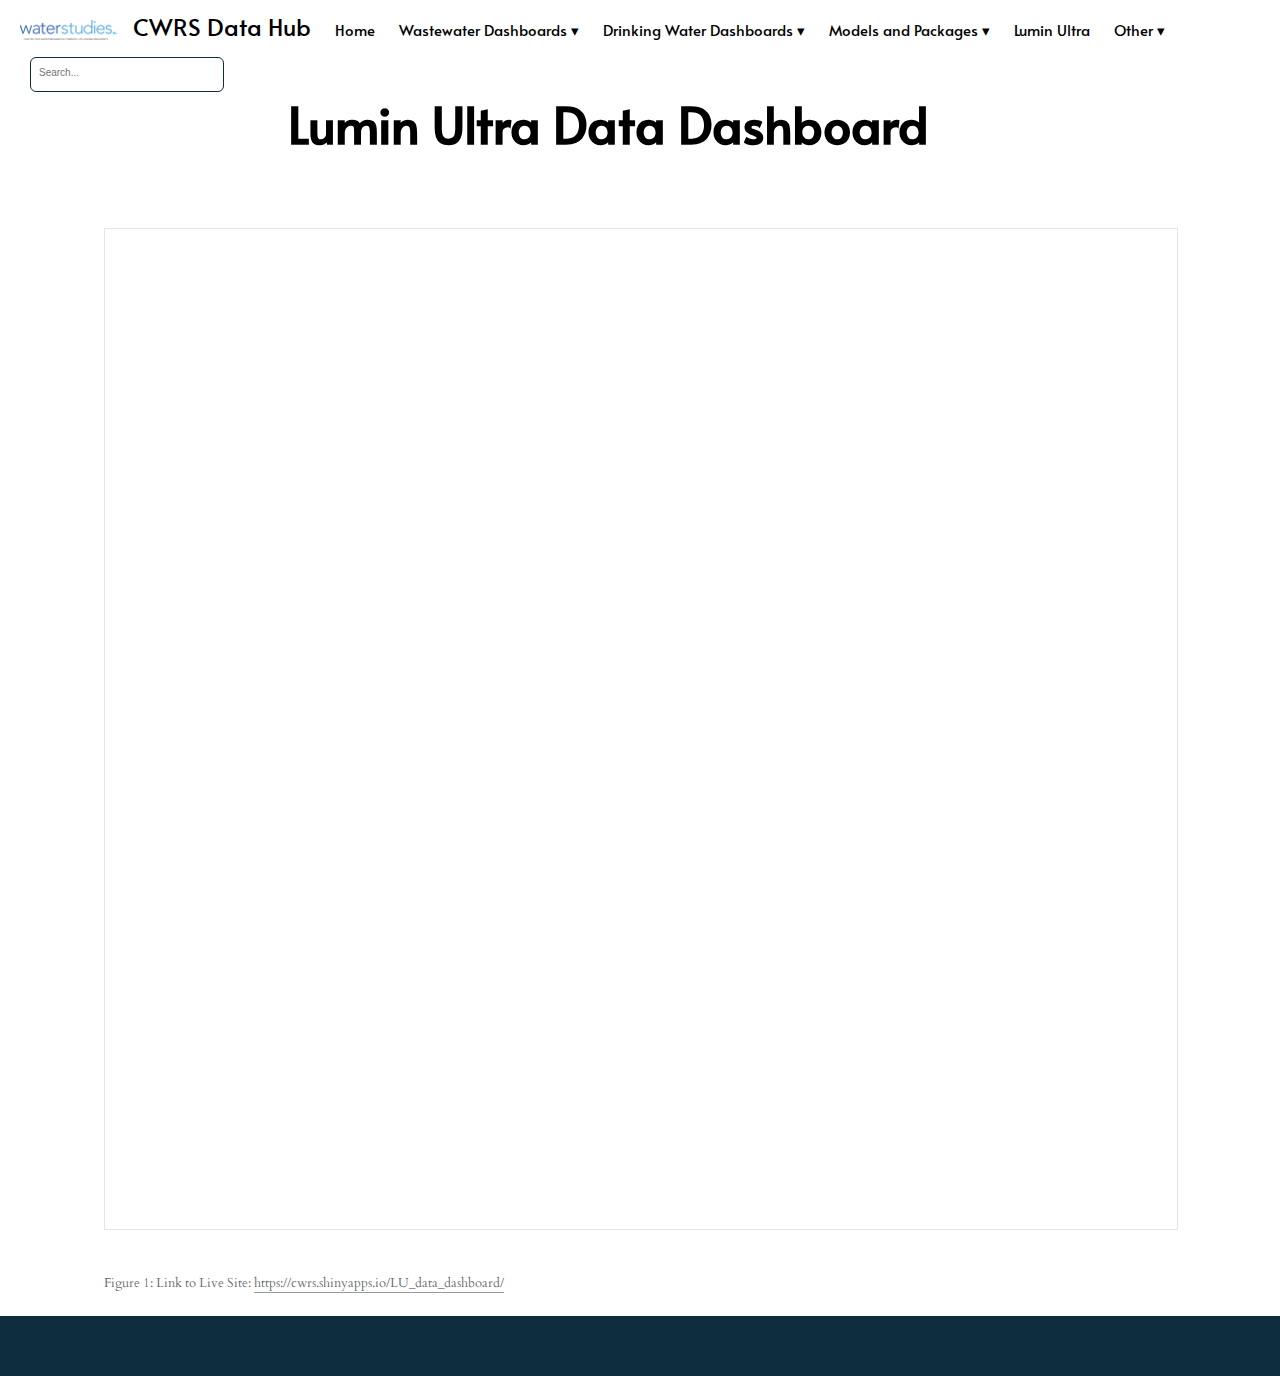
<file: docs/lumin.html>
<!DOCTYPE html>

<html xmlns="http://www.w3.org/1999/xhtml" lang="" xml:lang="">

<head>
  <meta charset="utf-8"/>
  <meta name="viewport" content="width=device-width, initial-scale=1"/>
  <meta http-equiv="X-UA-Compatible" content="IE=Edge,chrome=1"/>
  <meta name="generator" content="distill" />

  <style type="text/css">
  /* Hide doc at startup (prevent jankiness while JS renders/transforms) */
  body {
    visibility: hidden;
  }
  </style>

 <!--radix_placeholder_import_source-->
 <!--/radix_placeholder_import_source-->

<style type="text/css">code{white-space: pre;}</style>
<style type="text/css" data-origin="pandoc">
pre > code.sourceCode { white-space: pre; position: relative; }
pre > code.sourceCode > span { display: inline-block; line-height: 1.25; }
pre > code.sourceCode > span:empty { height: 1.2em; }
.sourceCode { overflow: visible; }
code.sourceCode > span { color: inherit; text-decoration: inherit; }
div.sourceCode { margin: 1em 0; }
pre.sourceCode { margin: 0; }
@media screen {
div.sourceCode { overflow: auto; }
}
@media print {
pre > code.sourceCode { white-space: pre-wrap; }
pre > code.sourceCode > span { text-indent: -5em; padding-left: 5em; }
}
pre.numberSource code
  { counter-reset: source-line 0; }
pre.numberSource code > span
  { position: relative; left: -4em; counter-increment: source-line; }
pre.numberSource code > span > a:first-child::before
  { content: counter(source-line);
    position: relative; left: -1em; text-align: right; vertical-align: baseline;
    border: none; display: inline-block;
    -webkit-touch-callout: none; -webkit-user-select: none;
    -khtml-user-select: none; -moz-user-select: none;
    -ms-user-select: none; user-select: none;
    padding: 0 4px; width: 4em;
    color: #aaaaaa;
  }
pre.numberSource { margin-left: 3em; border-left: 1px solid #aaaaaa;  padding-left: 4px; }
div.sourceCode
  {   }
@media screen {
pre > code.sourceCode > span > a:first-child::before { text-decoration: underline; }
}
code span.al { color: #ad0000; } /* Alert */
code span.an { color: #5e5e5e; } /* Annotation */
code span.at { } /* Attribute */
code span.bn { color: #ad0000; } /* BaseN */
code span.bu { } /* BuiltIn */
code span.cf { color: #007ba5; } /* ControlFlow */
code span.ch { color: #20794d; } /* Char */
code span.cn { color: #8f5902; } /* Constant */
code span.co { color: #5e5e5e; } /* Comment */
code span.cv { color: #5e5e5e; font-style: italic; } /* CommentVar */
code span.do { color: #5e5e5e; font-style: italic; } /* Documentation */
code span.dt { color: #ad0000; } /* DataType */
code span.dv { color: #ad0000; } /* DecVal */
code span.er { color: #ad0000; } /* Error */
code span.ex { } /* Extension */
code span.fl { color: #ad0000; } /* Float */
code span.fu { color: #4758ab; } /* Function */
code span.im { } /* Import */
code span.in { color: #5e5e5e; } /* Information */
code span.kw { color: #007ba5; } /* Keyword */
code span.op { color: #5e5e5e; } /* Operator */
code span.ot { color: #007ba5; } /* Other */
code span.pp { color: #ad0000; } /* Preprocessor */
code span.sc { color: #5e5e5e; } /* SpecialChar */
code span.ss { color: #20794d; } /* SpecialString */
code span.st { color: #20794d; } /* String */
code span.va { color: #111111; } /* Variable */
code span.vs { color: #20794d; } /* VerbatimString */
code span.wa { color: #5e5e5e; font-style: italic; } /* Warning */
</style>


  <!--radix_placeholder_meta_tags-->
  <title>CWRS Data Hub: Lumin Ultra Data Dashboard</title>


  <link rel="icon" type="image/png" href="water.png"/>


  <!--  https://developers.facebook.com/docs/sharing/webmasters#markup -->
  <meta property="og:title" content="CWRS Data Hub: Lumin Ultra Data Dashboard"/>
  <meta property="og:type" content="article"/>
  <meta property="og:locale" content="en_US"/>
  <meta property="og:site_name" content="CWRS Data Hub"/>

  <!--  https://dev.twitter.com/cards/types/summary -->
  <meta property="twitter:card" content="summary"/>
  <meta property="twitter:title" content="CWRS Data Hub: Lumin Ultra Data Dashboard"/>

  <!--/radix_placeholder_meta_tags-->
  <!--radix_placeholder_rmarkdown_metadata-->

  <script type="text/json" id="radix-rmarkdown-metadata">
  {"type":"list","attributes":{"names":{"type":"character","attributes":{},"value":["title"]}},"value":[{"type":"character","attributes":{},"value":["Lumin Ultra Data Dashboard"]}]}
  </script>
  <!--/radix_placeholder_rmarkdown_metadata-->
  <!--radix_placeholder_navigation_in_header-->
  <meta name="distill:offset" content=""/>

  <script type="application/javascript">

    window.headroom_prevent_pin = false;

    window.document.addEventListener("DOMContentLoaded", function (event) {

      // initialize headroom for banner
      var header = $('header').get(0);
      var headerHeight = header.offsetHeight;
      var headroom = new Headroom(header, {
        tolerance: 5,
        onPin : function() {
          if (window.headroom_prevent_pin) {
            window.headroom_prevent_pin = false;
            headroom.unpin();
          }
        }
      });
      headroom.init();
      if(window.location.hash)
        headroom.unpin();
      $(header).addClass('headroom--transition');

      // offset scroll location for banner on hash change
      // (see: https://github.com/WickyNilliams/headroom.js/issues/38)
      window.addEventListener("hashchange", function(event) {
        window.scrollTo(0, window.pageYOffset - (headerHeight + 25));
      });

      // responsive menu
      $('.distill-site-header').each(function(i, val) {
        var topnav = $(this);
        var toggle = topnav.find('.nav-toggle');
        toggle.on('click', function() {
          topnav.toggleClass('responsive');
        });
      });

      // nav dropdowns
      $('.nav-dropbtn').click(function(e) {
        $(this).next('.nav-dropdown-content').toggleClass('nav-dropdown-active');
        $(this).parent().siblings('.nav-dropdown')
           .children('.nav-dropdown-content').removeClass('nav-dropdown-active');
      });
      $("body").click(function(e){
        $('.nav-dropdown-content').removeClass('nav-dropdown-active');
      });
      $(".nav-dropdown").click(function(e){
        e.stopPropagation();
      });
    });
  </script>

  <style type="text/css">

  /* Theme (user-documented overrideables for nav appearance) */

  .distill-site-nav {
    color: rgba(255, 255, 255, 0.8);
    background-color: #0F2E3D;
    font-size: 15px;
    font-weight: 300;
  }

  .distill-site-nav a {
    color: inherit;
    text-decoration: none;
  }

  .distill-site-nav a:hover {
    color: white;
  }

  @media print {
    .distill-site-nav {
      display: none;
    }
  }

  .distill-site-header {

  }

  .distill-site-footer {

  }


  /* Site Header */

  .distill-site-header {
    width: 100%;
    box-sizing: border-box;
    z-index: 3;
  }

  .distill-site-header .nav-left {
    display: inline-block;
    margin-left: 8px;
  }

  @media screen and (max-width: 768px) {
    .distill-site-header .nav-left {
      margin-left: 0;
    }
  }


  .distill-site-header .nav-right {
    float: right;
    margin-right: 8px;
  }

  .distill-site-header a,
  .distill-site-header .title {
    display: inline-block;
    text-align: center;
    padding: 14px 10px 14px 10px;
  }

  .distill-site-header .title {
    font-size: 18px;
    min-width: 150px;
  }

  .distill-site-header .logo {
    padding: 0;
  }

  .distill-site-header .logo img {
    display: none;
    max-height: 20px;
    width: auto;
    margin-bottom: -4px;
  }

  .distill-site-header .nav-image img {
    max-height: 18px;
    width: auto;
    display: inline-block;
    margin-bottom: -3px;
  }



  @media screen and (min-width: 1000px) {
    .distill-site-header .logo img {
      display: inline-block;
    }
    .distill-site-header .nav-left {
      margin-left: 20px;
    }
    .distill-site-header .nav-right {
      margin-right: 20px;
    }
    .distill-site-header .title {
      padding-left: 12px;
    }
  }


  .distill-site-header .nav-toggle {
    display: none;
  }

  .nav-dropdown {
    display: inline-block;
    position: relative;
  }

  .nav-dropdown .nav-dropbtn {
    border: none;
    outline: none;
    color: rgba(255, 255, 255, 0.8);
    padding: 16px 10px;
    background-color: transparent;
    font-family: inherit;
    font-size: inherit;
    font-weight: inherit;
    margin: 0;
    margin-top: 1px;
    z-index: 2;
  }

  .nav-dropdown-content {
    display: none;
    position: absolute;
    background-color: white;
    min-width: 200px;
    border: 1px solid rgba(0,0,0,0.15);
    border-radius: 4px;
    box-shadow: 0px 8px 16px 0px rgba(0,0,0,0.1);
    z-index: 1;
    margin-top: 2px;
    white-space: nowrap;
    padding-top: 4px;
    padding-bottom: 4px;
  }

  .nav-dropdown-content hr {
    margin-top: 4px;
    margin-bottom: 4px;
    border: none;
    border-bottom: 1px solid rgba(0, 0, 0, 0.1);
  }

  .nav-dropdown-active {
    display: block;
  }

  .nav-dropdown-content a, .nav-dropdown-content .nav-dropdown-header {
    color: black;
    padding: 6px 24px;
    text-decoration: none;
    display: block;
    text-align: left;
  }

  .nav-dropdown-content .nav-dropdown-header {
    display: block;
    padding: 5px 24px;
    padding-bottom: 0;
    text-transform: uppercase;
    font-size: 14px;
    color: #999999;
    white-space: nowrap;
  }

  .nav-dropdown:hover .nav-dropbtn {
    color: white;
  }

  .nav-dropdown-content a:hover {
    background-color: #ddd;
    color: black;
  }

  .nav-right .nav-dropdown-content {
    margin-left: -45%;
    right: 0;
  }

  @media screen and (max-width: 768px) {
    .distill-site-header a, .distill-site-header .nav-dropdown  {display: none;}
    .distill-site-header a.nav-toggle {
      float: right;
      display: block;
    }
    .distill-site-header .title {
      margin-left: 0;
    }
    .distill-site-header .nav-right {
      margin-right: 0;
    }
    .distill-site-header {
      overflow: hidden;
    }
    .nav-right .nav-dropdown-content {
      margin-left: 0;
    }
  }


  @media screen and (max-width: 768px) {
    .distill-site-header.responsive {position: relative; min-height: 500px; }
    .distill-site-header.responsive a.nav-toggle {
      position: absolute;
      right: 0;
      top: 0;
    }
    .distill-site-header.responsive a,
    .distill-site-header.responsive .nav-dropdown {
      display: block;
      text-align: left;
    }
    .distill-site-header.responsive .nav-left,
    .distill-site-header.responsive .nav-right {
      width: 100%;
    }
    .distill-site-header.responsive .nav-dropdown {float: none;}
    .distill-site-header.responsive .nav-dropdown-content {position: relative;}
    .distill-site-header.responsive .nav-dropdown .nav-dropbtn {
      display: block;
      width: 100%;
      text-align: left;
    }
  }

  /* Site Footer */

  .distill-site-footer {
    width: 100%;
    overflow: hidden;
    box-sizing: border-box;
    z-index: 3;
    margin-top: 30px;
    padding-top: 30px;
    padding-bottom: 30px;
    text-align: center;
  }

  /* Headroom */

  d-title {
    padding-top: 6rem;
  }

  @media print {
    d-title {
      padding-top: 4rem;
    }
  }

  .headroom {
    z-index: 1000;
    position: fixed;
    top: 0;
    left: 0;
    right: 0;
  }

  .headroom--transition {
    transition: all .4s ease-in-out;
  }

  .headroom--unpinned {
    top: -100px;
  }

  .headroom--pinned {
    top: 0;
  }

  /* adjust viewport for navbar height */
  /* helps vertically center bootstrap (non-distill) content */
  .min-vh-100 {
    min-height: calc(100vh - 100px) !important;
  }

  </style>

  <script src="site_libs/jquery-3.6.0/jquery-3.6.0.min.js"></script>
  <link href="site_libs/font-awesome-5.1.0/css/all.css" rel="stylesheet"/>
  <link href="site_libs/font-awesome-5.1.0/css/v4-shims.css" rel="stylesheet"/>
  <script src="site_libs/headroom-0.9.4/headroom.min.js"></script>
  <script src="site_libs/autocomplete-0.37.1/autocomplete.min.js"></script>
  <script src="site_libs/fuse-6.4.1/fuse.min.js"></script>

  <script type="application/javascript">

  function getMeta(metaName) {
    var metas = document.getElementsByTagName('meta');
    for (let i = 0; i < metas.length; i++) {
      if (metas[i].getAttribute('name') === metaName) {
        return metas[i].getAttribute('content');
      }
    }
    return '';
  }

  function offsetURL(url) {
    var offset = getMeta('distill:offset');
    return offset ? offset + '/' + url : url;
  }

  function createFuseIndex() {

    // create fuse index
    var options = {
      keys: [
        { name: 'title', weight: 20 },
        { name: 'categories', weight: 15 },
        { name: 'description', weight: 10 },
        { name: 'contents', weight: 5 },
      ],
      ignoreLocation: true,
      threshold: 0
    };
    var fuse = new window.Fuse([], options);

    // fetch the main search.json
    return fetch(offsetURL('search.json'))
      .then(function(response) {
        if (response.status == 200) {
          return response.json().then(function(json) {
            // index main articles
            json.articles.forEach(function(article) {
              fuse.add(article);
            });
            // download collections and index their articles
            return Promise.all(json.collections.map(function(collection) {
              return fetch(offsetURL(collection)).then(function(response) {
                if (response.status === 200) {
                  return response.json().then(function(articles) {
                    articles.forEach(function(article) {
                      fuse.add(article);
                    });
                  })
                } else {
                  return Promise.reject(
                    new Error('Unexpected status from search index request: ' +
                              response.status)
                  );
                }
              });
            })).then(function() {
              return fuse;
            });
          });

        } else {
          return Promise.reject(
            new Error('Unexpected status from search index request: ' +
                        response.status)
          );
        }
      });
  }

  window.document.addEventListener("DOMContentLoaded", function (event) {

    // get search element (bail if we don't have one)
    var searchEl = window.document.getElementById('distill-search');
    if (!searchEl)
      return;

    createFuseIndex()
      .then(function(fuse) {

        // make search box visible
        searchEl.classList.remove('hidden');

        // initialize autocomplete
        var options = {
          autoselect: true,
          hint: false,
          minLength: 2,
        };
        window.autocomplete(searchEl, options, [{
          source: function(query, callback) {
            const searchOptions = {
              isCaseSensitive: false,
              shouldSort: true,
              minMatchCharLength: 2,
              limit: 10,
            };
            var results = fuse.search(query, searchOptions);
            callback(results
              .map(function(result) { return result.item; })
            );
          },
          templates: {
            suggestion: function(suggestion) {
              var img = suggestion.preview && Object.keys(suggestion.preview).length > 0
                ? `<img src="${offsetURL(suggestion.preview)}"</img>`
                : '';
              var html = `
                <div class="search-item">
                  <h3>${suggestion.title}</h3>
                  <div class="search-item-description">
                    ${suggestion.description || ''}
                  </div>
                  <div class="search-item-preview">
                    ${img}
                  </div>
                </div>
              `;
              return html;
            }
          }
        }]).on('autocomplete:selected', function(event, suggestion) {
          window.location.href = offsetURL(suggestion.path);
        });
        // remove inline display style on autocompleter (we want to
        // manage responsive display via css)
        $('.algolia-autocomplete').css("display", "");
      })
      .catch(function(error) {
        console.log(error);
      });

  });

  </script>

  <style type="text/css">

  .nav-search {
    font-size: x-small;
  }

  /* Algolioa Autocomplete */

  .algolia-autocomplete {
    display: inline-block;
    margin-left: 10px;
    vertical-align: sub;
    background-color: white;
    color: black;
    padding: 6px;
    padding-top: 8px;
    padding-bottom: 0;
    border-radius: 6px;
    border: 1px #0F2E3D solid;
    width: 180px;
  }


  @media screen and (max-width: 768px) {
    .distill-site-nav .algolia-autocomplete {
      display: none;
      visibility: hidden;
    }
    .distill-site-nav.responsive .algolia-autocomplete {
      display: inline-block;
      visibility: visible;
    }
    .distill-site-nav.responsive .algolia-autocomplete .aa-dropdown-menu {
      margin-left: 0;
      width: 400px;
      max-height: 400px;
    }
  }

  .algolia-autocomplete .aa-input, .algolia-autocomplete .aa-hint {
    width: 90%;
    outline: none;
    border: none;
  }

  .algolia-autocomplete .aa-hint {
    color: #999;
  }
  .algolia-autocomplete .aa-dropdown-menu {
    width: 550px;
    max-height: 70vh;
    overflow-x: visible;
    overflow-y: scroll;
    padding: 5px;
    margin-top: 3px;
    margin-left: -150px;
    background-color: #fff;
    border-radius: 5px;
    border: 1px solid #999;
    border-top: none;
  }

  .algolia-autocomplete .aa-dropdown-menu .aa-suggestion {
    cursor: pointer;
    padding: 5px 4px;
    border-bottom: 1px solid #eee;
  }

  .algolia-autocomplete .aa-dropdown-menu .aa-suggestion:last-of-type {
    border-bottom: none;
    margin-bottom: 2px;
  }

  .algolia-autocomplete .aa-dropdown-menu .aa-suggestion .search-item {
    overflow: hidden;
    font-size: 0.8em;
    line-height: 1.4em;
  }

  .algolia-autocomplete .aa-dropdown-menu .aa-suggestion .search-item h3 {
    font-size: 1rem;
    margin-block-start: 0;
    margin-block-end: 5px;
  }

  .algolia-autocomplete .aa-dropdown-menu .aa-suggestion .search-item-description {
    display: inline-block;
    overflow: hidden;
    height: 2.8em;
    width: 80%;
    margin-right: 4%;
  }

  .algolia-autocomplete .aa-dropdown-menu .aa-suggestion .search-item-preview {
    display: inline-block;
    width: 15%;
  }

  .algolia-autocomplete .aa-dropdown-menu .aa-suggestion .search-item-preview img {
    height: 3em;
    width: auto;
    display: none;
  }

  .algolia-autocomplete .aa-dropdown-menu .aa-suggestion .search-item-preview img[src] {
    display: initial;
  }

  .algolia-autocomplete .aa-dropdown-menu .aa-suggestion.aa-cursor {
    background-color: #eee;
  }
  .algolia-autocomplete .aa-dropdown-menu .aa-suggestion em {
    font-weight: bold;
    font-style: normal;
  }

  </style>


  <!--/radix_placeholder_navigation_in_header-->
  <!--radix_placeholder_distill-->

  <style type="text/css">

  body {
    background-color: white;
  }

  .pandoc-table {
    width: 100%;
  }

  .pandoc-table>caption {
    margin-bottom: 10px;
  }

  .pandoc-table th:not([align]) {
    text-align: left;
  }

  .pagedtable-footer {
    font-size: 15px;
  }

  d-byline .byline {
    grid-template-columns: 2fr 2fr;
  }

  d-byline .byline h3 {
    margin-block-start: 1.5em;
  }

  d-byline .byline .authors-affiliations h3 {
    margin-block-start: 0.5em;
  }

  .authors-affiliations .orcid-id {
    width: 16px;
    height:16px;
    margin-left: 4px;
    margin-right: 4px;
    vertical-align: middle;
    padding-bottom: 2px;
  }

  d-title .dt-tags {
    margin-top: 1em;
    grid-column: text;
  }

  .dt-tags .dt-tag {
    text-decoration: none;
    display: inline-block;
    color: rgba(0,0,0,0.6);
    padding: 0em 0.4em;
    margin-right: 0.5em;
    margin-bottom: 0.4em;
    font-size: 70%;
    border: 1px solid rgba(0,0,0,0.2);
    border-radius: 3px;
    text-transform: uppercase;
    font-weight: 500;
  }

  d-article table.gt_table td,
  d-article table.gt_table th {
    border-bottom: none;
  }

  .html-widget {
    margin-bottom: 2.0em;
  }

  .l-screen-inset {
    padding-right: 16px;
  }

  .l-screen .caption {
    margin-left: 10px;
  }

  .shaded {
    background: rgb(247, 247, 247);
    padding-top: 20px;
    padding-bottom: 20px;
    border-top: 1px solid rgba(0, 0, 0, 0.1);
    border-bottom: 1px solid rgba(0, 0, 0, 0.1);
  }

  .shaded .html-widget {
    margin-bottom: 0;
    border: 1px solid rgba(0, 0, 0, 0.1);
  }

  .shaded .shaded-content {
    background: white;
  }

  .text-output {
    margin-top: 0;
    line-height: 1.5em;
  }

  .hidden {
    display: none !important;
  }

  d-article {
    padding-top: 2.5rem;
    padding-bottom: 30px;
  }

  d-appendix {
    padding-top: 30px;
  }

  d-article>p>img {
    width: 100%;
  }

  d-article h2 {
    margin: 1rem 0 1.5rem 0;
  }

  d-article h3 {
    margin-top: 1.5rem;
  }

  d-article iframe {
    border: 1px solid rgba(0, 0, 0, 0.1);
    margin-bottom: 2.0em;
    width: 100%;
  }

  /* Tweak code blocks */

  d-article div.sourceCode code,
  d-article pre code {
    font-family: Consolas, Monaco, 'Andale Mono', 'Ubuntu Mono', monospace;
  }

  d-article pre,
  d-article div.sourceCode,
  d-article div.sourceCode pre {
    overflow: auto;
  }

  d-article div.sourceCode {
    background-color: white;
  }

  d-article div.sourceCode pre {
    padding-left: 10px;
    font-size: 12px;
    border-left: 2px solid rgba(0,0,0,0.1);
  }

  d-article pre {
    font-size: 12px;
    color: black;
    background: none;
    margin-top: 0;
    text-align: left;
    white-space: pre;
    word-spacing: normal;
    word-break: normal;
    word-wrap: normal;
    line-height: 1.5;

    -moz-tab-size: 4;
    -o-tab-size: 4;
    tab-size: 4;

    -webkit-hyphens: none;
    -moz-hyphens: none;
    -ms-hyphens: none;
    hyphens: none;
  }

  d-article pre a {
    border-bottom: none;
  }

  d-article pre a:hover {
    border-bottom: none;
    text-decoration: underline;
  }

  d-article details {
    grid-column: text;
    margin-bottom: 0.8em;
  }

  @media(min-width: 768px) {

  d-article pre,
  d-article div.sourceCode,
  d-article div.sourceCode pre {
    overflow: visible !important;
  }

  d-article div.sourceCode pre {
    padding-left: 18px;
    font-size: 14px;
  }

  d-article pre {
    font-size: 14px;
  }

  }

  figure img.external {
    background: white;
    border: 1px solid rgba(0, 0, 0, 0.1);
    box-shadow: 0 1px 8px rgba(0, 0, 0, 0.1);
    padding: 18px;
    box-sizing: border-box;
  }

  /* CSS for d-contents */

  .d-contents {
    grid-column: text;
    color: rgba(0,0,0,0.8);
    font-size: 0.9em;
    padding-bottom: 1em;
    margin-bottom: 1em;
    padding-bottom: 0.5em;
    margin-bottom: 1em;
    padding-left: 0.25em;
    justify-self: start;
  }

  @media(min-width: 1000px) {
    .d-contents.d-contents-float {
      height: 0;
      grid-column-start: 1;
      grid-column-end: 4;
      justify-self: center;
      padding-right: 3em;
      padding-left: 2em;
    }
  }

  .d-contents nav h3 {
    font-size: 18px;
    margin-top: 0;
    margin-bottom: 1em;
  }

  .d-contents li {
    list-style-type: none
  }

  .d-contents nav > ul {
    padding-left: 0;
  }

  .d-contents ul {
    padding-left: 1em
  }

  .d-contents nav ul li {
    margin-top: 0.6em;
    margin-bottom: 0.2em;
  }

  .d-contents nav a {
    font-size: 13px;
    border-bottom: none;
    text-decoration: none
    color: rgba(0, 0, 0, 0.8);
  }

  .d-contents nav a:hover {
    text-decoration: underline solid rgba(0, 0, 0, 0.6)
  }

  .d-contents nav > ul > li > a {
    font-weight: 600;
  }

  .d-contents nav > ul > li > ul {
    font-weight: inherit;
  }

  .d-contents nav > ul > li > ul > li {
    margin-top: 0.2em;
  }


  .d-contents nav ul {
    margin-top: 0;
    margin-bottom: 0.25em;
  }

  .d-article-with-toc h2:nth-child(2) {
    margin-top: 0;
  }


  /* Figure */

  .figure {
    position: relative;
    margin-bottom: 2.5em;
    margin-top: 1.5em;
  }

  .figure img {
    width: 100%;
  }

  .figure .caption {
    color: rgba(0, 0, 0, 0.6);
    font-size: 12px;
    line-height: 1.5em;
  }

  .figure img.external {
    background: white;
    border: 1px solid rgba(0, 0, 0, 0.1);
    box-shadow: 0 1px 8px rgba(0, 0, 0, 0.1);
    padding: 18px;
    box-sizing: border-box;
  }

  .figure .caption a {
    color: rgba(0, 0, 0, 0.6);
  }

  .figure .caption b,
  .figure .caption strong, {
    font-weight: 600;
    color: rgba(0, 0, 0, 1.0);
  }

  /* Citations */

  d-article .citation {
    color: inherit;
    cursor: inherit;
  }

  div.hanging-indent{
    margin-left: 1em; text-indent: -1em;
  }

  /* Citation hover box */

  .tippy-box[data-theme~=light-border] {
    background-color: rgba(250, 250, 250, 0.95);
  }

  .tippy-content > p {
    margin-bottom: 0;
    padding: 2px;
  }


  /* Tweak 1000px media break to show more text */

  @media(min-width: 1000px) {
    .base-grid,
    distill-header,
    d-title,
    d-abstract,
    d-article,
    d-appendix,
    distill-appendix,
    d-byline,
    d-footnote-list,
    d-citation-list,
    distill-footer {
      grid-template-columns: [screen-start] 1fr [page-start kicker-start] 80px [middle-start] 50px [text-start kicker-end] 65px 65px 65px 65px 65px 65px 65px 65px [text-end gutter-start] 65px [middle-end] 65px [page-end gutter-end] 1fr [screen-end];
      grid-column-gap: 16px;
    }

    .grid {
      grid-column-gap: 16px;
    }

    d-article {
      font-size: 1.06rem;
      line-height: 1.7em;
    }
    figure .caption, .figure .caption, figure figcaption {
      font-size: 13px;
    }
  }

  @media(min-width: 1180px) {
    .base-grid,
    distill-header,
    d-title,
    d-abstract,
    d-article,
    d-appendix,
    distill-appendix,
    d-byline,
    d-footnote-list,
    d-citation-list,
    distill-footer {
      grid-template-columns: [screen-start] 1fr [page-start kicker-start] 60px [middle-start] 60px [text-start kicker-end] 60px 60px 60px 60px 60px 60px 60px 60px [text-end gutter-start] 60px [middle-end] 60px [page-end gutter-end] 1fr [screen-end];
      grid-column-gap: 32px;
    }

    .grid {
      grid-column-gap: 32px;
    }
  }


  /* Get the citation styles for the appendix (not auto-injected on render since
     we do our own rendering of the citation appendix) */

  d-appendix .citation-appendix,
  .d-appendix .citation-appendix {
    font-size: 11px;
    line-height: 15px;
    border-left: 1px solid rgba(0, 0, 0, 0.1);
    padding-left: 18px;
    border: 1px solid rgba(0,0,0,0.1);
    background: rgba(0, 0, 0, 0.02);
    padding: 10px 18px;
    border-radius: 3px;
    color: rgba(150, 150, 150, 1);
    overflow: hidden;
    margin-top: -12px;
    white-space: pre-wrap;
    word-wrap: break-word;
  }

  /* Include appendix styles here so they can be overridden */

  d-appendix {
    contain: layout style;
    font-size: 0.8em;
    line-height: 1.7em;
    margin-top: 60px;
    margin-bottom: 0;
    border-top: 1px solid rgba(0, 0, 0, 0.1);
    color: rgba(0,0,0,0.5);
    padding-top: 60px;
    padding-bottom: 48px;
  }

  d-appendix h3 {
    grid-column: page-start / text-start;
    font-size: 15px;
    font-weight: 500;
    margin-top: 1em;
    margin-bottom: 0;
    color: rgba(0,0,0,0.65);
  }

  d-appendix h3 + * {
    margin-top: 1em;
  }

  d-appendix ol {
    padding: 0 0 0 15px;
  }

  @media (min-width: 768px) {
    d-appendix ol {
      padding: 0 0 0 30px;
      margin-left: -30px;
    }
  }

  d-appendix li {
    margin-bottom: 1em;
  }

  d-appendix a {
    color: rgba(0, 0, 0, 0.6);
  }

  d-appendix > * {
    grid-column: text;
  }

  d-appendix > d-footnote-list,
  d-appendix > d-citation-list,
  d-appendix > distill-appendix {
    grid-column: screen;
  }

  /* Include footnote styles here so they can be overridden */

  d-footnote-list {
    contain: layout style;
  }

  d-footnote-list > * {
    grid-column: text;
  }

  d-footnote-list a.footnote-backlink {
    color: rgba(0,0,0,0.3);
    padding-left: 0.5em;
  }



  /* Anchor.js */

  .anchorjs-link {
    /*transition: all .25s linear; */
    text-decoration: none;
    border-bottom: none;
  }
  *:hover > .anchorjs-link {
    margin-left: -1.125em !important;
    text-decoration: none;
    border-bottom: none;
  }

  /* Social footer */

  .social_footer {
    margin-top: 30px;
    margin-bottom: 0;
    color: rgba(0,0,0,0.67);
  }

  .disqus-comments {
    margin-right: 30px;
  }

  .disqus-comment-count {
    border-bottom: 1px solid rgba(0, 0, 0, 0.4);
    cursor: pointer;
  }

  #disqus_thread {
    margin-top: 30px;
  }

  .article-sharing a {
    border-bottom: none;
    margin-right: 8px;
  }

  .article-sharing a:hover {
    border-bottom: none;
  }

  .sidebar-section.subscribe {
    font-size: 12px;
    line-height: 1.6em;
  }

  .subscribe p {
    margin-bottom: 0.5em;
  }


  .article-footer .subscribe {
    font-size: 15px;
    margin-top: 45px;
  }


  .sidebar-section.custom {
    font-size: 12px;
    line-height: 1.6em;
  }

  .custom p {
    margin-bottom: 0.5em;
  }

  /* Styles for listing layout (hide title) */
  .layout-listing d-title, .layout-listing .d-title {
    display: none;
  }

  /* Styles for posts lists (not auto-injected) */


  .posts-with-sidebar {
    padding-left: 45px;
    padding-right: 45px;
  }

  .posts-list .description h2,
  .posts-list .description p {
    font-family: -apple-system, BlinkMacSystemFont, "Segoe UI", Roboto, Oxygen, Ubuntu, Cantarell, "Fira Sans", "Droid Sans", "Helvetica Neue", Arial, sans-serif;
  }

  .posts-list .description h2 {
    font-weight: 700;
    border-bottom: none;
    padding-bottom: 0;
  }

  .posts-list h2.post-tag {
    border-bottom: 1px solid rgba(0, 0, 0, 0.2);
    padding-bottom: 12px;
  }
  .posts-list {
    margin-top: 60px;
    margin-bottom: 24px;
  }

  .posts-list .post-preview {
    text-decoration: none;
    overflow: hidden;
    display: block;
    border-bottom: 1px solid rgba(0, 0, 0, 0.1);
    padding: 24px 0;
  }

  .post-preview-last {
    border-bottom: none !important;
  }

  .posts-list .posts-list-caption {
    grid-column: screen;
    font-weight: 400;
  }

  .posts-list .post-preview h2 {
    margin: 0 0 6px 0;
    line-height: 1.2em;
    font-style: normal;
    font-size: 24px;
  }

  .posts-list .post-preview p {
    margin: 0 0 12px 0;
    line-height: 1.4em;
    font-size: 16px;
  }

  .posts-list .post-preview .thumbnail {
    box-sizing: border-box;
    margin-bottom: 24px;
    position: relative;
    max-width: 500px;
  }
  .posts-list .post-preview img {
    width: 100%;
    display: block;
  }

  .posts-list .metadata {
    font-size: 12px;
    line-height: 1.4em;
    margin-bottom: 18px;
  }

  .posts-list .metadata > * {
    display: inline-block;
  }

  .posts-list .metadata .publishedDate {
    margin-right: 2em;
  }

  .posts-list .metadata .dt-authors {
    display: block;
    margin-top: 0.3em;
    margin-right: 2em;
  }

  .posts-list .dt-tags {
    display: block;
    line-height: 1em;
  }

  .posts-list .dt-tags .dt-tag {
    display: inline-block;
    color: rgba(0,0,0,0.6);
    padding: 0.3em 0.4em;
    margin-right: 0.2em;
    margin-bottom: 0.4em;
    font-size: 60%;
    border: 1px solid rgba(0,0,0,0.2);
    border-radius: 3px;
    text-transform: uppercase;
    font-weight: 500;
  }

  .posts-list img {
    opacity: 1;
  }

  .posts-list img[data-src] {
    opacity: 0;
  }

  .posts-more {
    clear: both;
  }


  .posts-sidebar {
    font-size: 16px;
  }

  .posts-sidebar h3 {
    font-size: 16px;
    margin-top: 0;
    margin-bottom: 0.5em;
    font-weight: 400;
    text-transform: uppercase;
  }

  .sidebar-section {
    margin-bottom: 30px;
  }

  .categories ul {
    list-style-type: none;
    margin: 0;
    padding: 0;
  }

  .categories li {
    color: rgba(0, 0, 0, 0.8);
    margin-bottom: 0;
  }

  .categories li>a {
    border-bottom: none;
  }

  .categories li>a:hover {
    border-bottom: 1px solid rgba(0, 0, 0, 0.4);
  }

  .categories .active {
    font-weight: 600;
  }

  .categories .category-count {
    color: rgba(0, 0, 0, 0.4);
  }


  @media(min-width: 768px) {
    .posts-list .post-preview h2 {
      font-size: 26px;
    }
    .posts-list .post-preview .thumbnail {
      float: right;
      width: 30%;
      margin-bottom: 0;
    }
    .posts-list .post-preview .description {
      float: left;
      width: 45%;
    }
    .posts-list .post-preview .metadata {
      float: left;
      width: 20%;
      margin-top: 8px;
    }
    .posts-list .post-preview p {
      margin: 0 0 12px 0;
      line-height: 1.5em;
      font-size: 16px;
    }
    .posts-with-sidebar .posts-list {
      float: left;
      width: 75%;
    }
    .posts-with-sidebar .posts-sidebar {
      float: right;
      width: 20%;
      margin-top: 60px;
      padding-top: 24px;
      padding-bottom: 24px;
    }
  }


  /* Improve display for browsers without grid (IE/Edge <= 15) */

  .downlevel {
    line-height: 1.6em;
    font-family: -apple-system, BlinkMacSystemFont, "Segoe UI", Roboto, Oxygen, Ubuntu, Cantarell, "Fira Sans", "Droid Sans", "Helvetica Neue", Arial, sans-serif;
    margin: 0;
  }

  .downlevel .d-title {
    padding-top: 6rem;
    padding-bottom: 1.5rem;
  }

  .downlevel .d-title h1 {
    font-size: 50px;
    font-weight: 700;
    line-height: 1.1em;
    margin: 0 0 0.5rem;
  }

  .downlevel .d-title p {
    font-weight: 300;
    font-size: 1.2rem;
    line-height: 1.55em;
    margin-top: 0;
  }

  .downlevel .d-byline {
    padding-top: 0.8em;
    padding-bottom: 0.8em;
    font-size: 0.8rem;
    line-height: 1.8em;
  }

  .downlevel .section-separator {
    border: none;
    border-top: 1px solid rgba(0, 0, 0, 0.1);
  }

  .downlevel .d-article {
    font-size: 1.06rem;
    line-height: 1.7em;
    padding-top: 1rem;
    padding-bottom: 2rem;
  }


  .downlevel .d-appendix {
    padding-left: 0;
    padding-right: 0;
    max-width: none;
    font-size: 0.8em;
    line-height: 1.7em;
    margin-bottom: 0;
    color: rgba(0,0,0,0.5);
    padding-top: 40px;
    padding-bottom: 48px;
  }

  .downlevel .footnotes ol {
    padding-left: 13px;
  }

  .downlevel .base-grid,
  .downlevel .distill-header,
  .downlevel .d-title,
  .downlevel .d-abstract,
  .downlevel .d-article,
  .downlevel .d-appendix,
  .downlevel .distill-appendix,
  .downlevel .d-byline,
  .downlevel .d-footnote-list,
  .downlevel .d-citation-list,
  .downlevel .distill-footer,
  .downlevel .appendix-bottom,
  .downlevel .posts-container {
    padding-left: 40px;
    padding-right: 40px;
  }

  @media(min-width: 768px) {
    .downlevel .base-grid,
    .downlevel .distill-header,
    .downlevel .d-title,
    .downlevel .d-abstract,
    .downlevel .d-article,
    .downlevel .d-appendix,
    .downlevel .distill-appendix,
    .downlevel .d-byline,
    .downlevel .d-footnote-list,
    .downlevel .d-citation-list,
    .downlevel .distill-footer,
    .downlevel .appendix-bottom,
    .downlevel .posts-container {
    padding-left: 150px;
    padding-right: 150px;
    max-width: 900px;
  }
  }

  .downlevel pre code {
    display: block;
    border-left: 2px solid rgba(0, 0, 0, .1);
    padding: 0 0 0 20px;
    font-size: 14px;
  }

  .downlevel code, .downlevel pre {
    color: black;
    background: none;
    font-family: Consolas, Monaco, 'Andale Mono', 'Ubuntu Mono', monospace;
    text-align: left;
    white-space: pre;
    word-spacing: normal;
    word-break: normal;
    word-wrap: normal;
    line-height: 1.5;

    -moz-tab-size: 4;
    -o-tab-size: 4;
    tab-size: 4;

    -webkit-hyphens: none;
    -moz-hyphens: none;
    -ms-hyphens: none;
    hyphens: none;
  }

  .downlevel .posts-list .post-preview {
    color: inherit;
  }



  </style>

  <script type="application/javascript">

  function is_downlevel_browser() {
    if (bowser.isUnsupportedBrowser({ msie: "12", msedge: "16"},
                                   window.navigator.userAgent)) {
      return true;
    } else {
      return window.load_distill_framework === undefined;
    }
  }

  // show body when load is complete
  function on_load_complete() {

    // add anchors
    if (window.anchors) {
      window.anchors.options.placement = 'left';
      window.anchors.add('d-article > h2, d-article > h3, d-article > h4, d-article > h5');
    }


    // set body to visible
    document.body.style.visibility = 'visible';

    // force redraw for leaflet widgets
    if (window.HTMLWidgets) {
      var maps = window.HTMLWidgets.findAll(".leaflet");
      $.each(maps, function(i, el) {
        var map = this.getMap();
        map.invalidateSize();
        map.eachLayer(function(layer) {
          if (layer instanceof L.TileLayer)
            layer.redraw();
        });
      });
    }

    // trigger 'shown' so htmlwidgets resize
    $('d-article').trigger('shown');
  }

  function init_distill() {

    init_common();

    // create front matter
    var front_matter = $('<d-front-matter></d-front-matter>');
    $('#distill-front-matter').wrap(front_matter);

    // create d-title
    $('.d-title').changeElementType('d-title');

    // create d-byline
    var byline = $('<d-byline></d-byline>');
    $('.d-byline').replaceWith(byline);

    // create d-article
    var article = $('<d-article></d-article>');
    $('.d-article').wrap(article).children().unwrap();

    // move posts container into article
    $('.posts-container').appendTo($('d-article'));

    // create d-appendix
    $('.d-appendix').changeElementType('d-appendix');

    // flag indicating that we have appendix items
    var appendix = $('.appendix-bottom').children('h3').length > 0;

    // replace footnotes with <d-footnote>
    $('.footnote-ref').each(function(i, val) {
      appendix = true;
      var href = $(this).attr('href');
      var id = href.replace('#', '');
      var fn = $('#' + id);
      var fn_p = $('#' + id + '>p');
      fn_p.find('.footnote-back').remove();
      var text = fn_p.html();
      var dtfn = $('<d-footnote></d-footnote>');
      dtfn.html(text);
      $(this).replaceWith(dtfn);
    });
    // remove footnotes
    $('.footnotes').remove();

    // move refs into #references-listing
    $('#references-listing').replaceWith($('#refs'));

    $('h1.appendix, h2.appendix').each(function(i, val) {
      $(this).changeElementType('h3');
    });
    $('h3.appendix').each(function(i, val) {
      var id = $(this).attr('id');
      $('.d-contents a[href="#' + id + '"]').parent().remove();
      appendix = true;
      $(this).nextUntil($('h1, h2, h3')).addBack().appendTo($('d-appendix'));
    });

    // show d-appendix if we have appendix content
    $("d-appendix").css('display', appendix ? 'grid' : 'none');

    // localize layout chunks to just output
    $('.layout-chunk').each(function(i, val) {

      // capture layout
      var layout = $(this).attr('data-layout');

      // apply layout to markdown level block elements
      var elements = $(this).children().not('details, div.sourceCode, pre, script');
      elements.each(function(i, el) {
        var layout_div = $('<div class="' + layout + '"></div>');
        if (layout_div.hasClass('shaded')) {
          var shaded_content = $('<div class="shaded-content"></div>');
          $(this).wrap(shaded_content);
          $(this).parent().wrap(layout_div);
        } else {
          $(this).wrap(layout_div);
        }
      });


      // unwrap the layout-chunk div
      $(this).children().unwrap();
    });

    // remove code block used to force  highlighting css
    $('.distill-force-highlighting-css').parent().remove();

    // remove empty line numbers inserted by pandoc when using a
    // custom syntax highlighting theme
    $('code.sourceCode a:empty').remove();

    // load distill framework
    load_distill_framework();

    // wait for window.distillRunlevel == 4 to do post processing
    function distill_post_process() {

      if (!window.distillRunlevel || window.distillRunlevel < 4)
        return;

      // hide author/affiliations entirely if we have no authors
      var front_matter = JSON.parse($("#distill-front-matter").html());
      var have_authors = front_matter.authors && front_matter.authors.length > 0;
      if (!have_authors)
        $('d-byline').addClass('hidden');

      // article with toc class
      $('.d-contents').parent().addClass('d-article-with-toc');

      // strip links that point to #
      $('.authors-affiliations').find('a[href="#"]').removeAttr('href');

      // add orcid ids
      $('.authors-affiliations').find('.author').each(function(i, el) {
        var orcid_id = front_matter.authors[i].orcidID;
        if (orcid_id) {
          var a = $('<a></a>');
          a.attr('href', 'https://orcid.org/' + orcid_id);
          var img = $('<img></img>');
          img.addClass('orcid-id');
          img.attr('alt', 'ORCID ID');
          img.attr('src','[data-uri]');
          a.append(img);
          $(this).append(a);
        }
      });

      // hide elements of author/affiliations grid that have no value
      function hide_byline_column(caption) {
        $('d-byline').find('h3:contains("' + caption + '")').parent().css('visibility', 'hidden');
      }

      // affiliations
      var have_affiliations = false;
      for (var i = 0; i<front_matter.authors.length; ++i) {
        var author = front_matter.authors[i];
        if (author.affiliation !== "&nbsp;") {
          have_affiliations = true;
          break;
        }
      }
      if (!have_affiliations)
        $('d-byline').find('h3:contains("Affiliations")').css('visibility', 'hidden');

      // published date
      if (!front_matter.publishedDate)
        hide_byline_column("Published");

      // document object identifier
      var doi = $('d-byline').find('h3:contains("DOI")');
      var doi_p = doi.next().empty();
      if (!front_matter.doi) {
        // if we have a citation and valid citationText then link to that
        if ($('#citation').length > 0 && front_matter.citationText) {
          doi.html('Citation');
          $('<a href="#citation"></a>')
            .text(front_matter.citationText)
            .appendTo(doi_p);
        } else {
          hide_byline_column("DOI");
        }
      } else {
        $('<a></a>')
           .attr('href', "https://doi.org/" + front_matter.doi)
           .html(front_matter.doi)
           .appendTo(doi_p);
      }

       // change plural form of authors/affiliations
      if (front_matter.authors.length === 1) {
        var grid = $('.authors-affiliations');
        grid.children('h3:contains("Authors")').text('Author');
        grid.children('h3:contains("Affiliations")').text('Affiliation');
      }

      // remove d-appendix and d-footnote-list local styles
      $('d-appendix > style:first-child').remove();
      $('d-footnote-list > style:first-child').remove();

      // move appendix-bottom entries to the bottom
      $('.appendix-bottom').appendTo('d-appendix').children().unwrap();
      $('.appendix-bottom').remove();

      // hoverable references
      $('span.citation[data-cites]').each(function() {
        var refs = $(this).attr('data-cites').split(" ");
        var refHtml = refs.map(function(ref) {
          return "<p>" + $('#ref-' + ref).html() + "</p>";
        }).join("\n");
        window.tippy(this, {
          allowHTML: true,
          content: refHtml,
          maxWidth: 500,
          interactive: true,
          interactiveBorder: 10,
          theme: 'light-border',
          placement: 'bottom-start'
        });
      });

      // clear polling timer
      clearInterval(tid);

      // show body now that everything is ready
      on_load_complete();
    }

    var tid = setInterval(distill_post_process, 50);
    distill_post_process();

  }

  function init_downlevel() {

    init_common();

     // insert hr after d-title
    $('.d-title').after($('<hr class="section-separator"/>'));

    // check if we have authors
    var front_matter = JSON.parse($("#distill-front-matter").html());
    var have_authors = front_matter.authors && front_matter.authors.length > 0;

    // manage byline/border
    if (!have_authors)
      $('.d-byline').remove();
    $('.d-byline').after($('<hr class="section-separator"/>'));
    $('.d-byline a').remove();

    // remove toc
    $('.d-contents').remove();

    // move appendix elements
    $('h1.appendix, h2.appendix').each(function(i, val) {
      $(this).changeElementType('h3');
    });
    $('h3.appendix').each(function(i, val) {
      $(this).nextUntil($('h1, h2, h3')).addBack().appendTo($('.d-appendix'));
    });


    // inject headers into references and footnotes
    var refs_header = $('<h3></h3>');
    refs_header.text('References');
    $('#refs').prepend(refs_header);

    var footnotes_header = $('<h3></h3');
    footnotes_header.text('Footnotes');
    $('.footnotes').children('hr').first().replaceWith(footnotes_header);

    // move appendix-bottom entries to the bottom
    $('.appendix-bottom').appendTo('.d-appendix').children().unwrap();
    $('.appendix-bottom').remove();

    // remove appendix if it's empty
    if ($('.d-appendix').children().length === 0)
      $('.d-appendix').remove();

    // prepend separator above appendix
    $('.d-appendix').before($('<hr class="section-separator" style="clear: both"/>'));

    // trim code
    $('pre>code').each(function(i, val) {
      $(this).html($.trim($(this).html()));
    });

    // move posts-container right before article
    $('.posts-container').insertBefore($('.d-article'));

    $('body').addClass('downlevel');

    on_load_complete();
  }


  function init_common() {

    // jquery plugin to change element types
    (function($) {
      $.fn.changeElementType = function(newType) {
        var attrs = {};

        $.each(this[0].attributes, function(idx, attr) {
          attrs[attr.nodeName] = attr.nodeValue;
        });

        this.replaceWith(function() {
          return $("<" + newType + "/>", attrs).append($(this).contents());
        });
      };
    })(jQuery);

    // prevent underline for linked images
    $('a > img').parent().css({'border-bottom' : 'none'});

    // mark non-body figures created by knitr chunks as 100% width
    $('.layout-chunk').each(function(i, val) {
      var figures = $(this).find('img, .html-widget');
      if ($(this).attr('data-layout') !== "l-body") {
        figures.css('width', '100%');
      } else {
        figures.css('max-width', '100%');
        figures.filter("[width]").each(function(i, val) {
          var fig = $(this);
          fig.css('width', fig.attr('width') + 'px');
        });

      }
    });

    // auto-append index.html to post-preview links in file: protocol
    // and in rstudio ide preview
    $('.post-preview').each(function(i, val) {
      if (window.location.protocol === "file:")
        $(this).attr('href', $(this).attr('href') + "index.html");
    });

    // get rid of index.html references in header
    if (window.location.protocol !== "file:") {
      $('.distill-site-header a[href]').each(function(i,val) {
        $(this).attr('href', $(this).attr('href').replace("index.html", "./"));
      });
    }

    // add class to pandoc style tables
    $('tr.header').parent('thead').parent('table').addClass('pandoc-table');
    $('.kable-table').children('table').addClass('pandoc-table');

    // add figcaption style to table captions
    $('caption').parent('table').addClass("figcaption");

    // initialize posts list
    if (window.init_posts_list)
      window.init_posts_list();

    // implmement disqus comment link
    $('.disqus-comment-count').click(function() {
      window.headroom_prevent_pin = true;
      $('#disqus_thread').toggleClass('hidden');
      if (!$('#disqus_thread').hasClass('hidden')) {
        var offset = $(this).offset();
        $(window).resize();
        $('html, body').animate({
          scrollTop: offset.top - 35
        });
      }
    });
  }

  document.addEventListener('DOMContentLoaded', function() {
    if (is_downlevel_browser())
      init_downlevel();
    else
      window.addEventListener('WebComponentsReady', init_distill);
  });

  </script>

  <style type="text/css">
  /* base variables */

  /* Edit the CSS properties in this file to create a custom
     Distill theme. Only edit values in the right column
     for each row; values shown are the CSS defaults.
     To return any property to the default,
     you may set its value to: unset
     All rows must end with a semi-colon.                      */

  /* Optional: embed custom fonts here with `@import`          */
  /* This must remain at the top of this file.                 */



  html {
    /*-- Main font sizes --*/
    --title-size:      50px;
    --body-size:       1.06rem;
    --code-size:       14px;
    --aside-size:      12px;
    --fig-cap-size:    13px;
    /*-- Main font colors --*/
    --title-color:     #000000;
    --header-color:    rgba(0, 0, 0, 0.8);
    --body-color:      rgba(0, 0, 0, 0.8);
    --aside-color:     rgba(0, 0, 0, 0.6);
    --fig-cap-color:   rgba(0, 0, 0, 0.6);
    /*-- Specify custom fonts ~~~ must be imported above   --*/
    --heading-font:    sans-serif;
    --mono-font:       monospace;
    --body-font:       sans-serif;
    --navbar-font:     sans-serif;  /* websites + blogs only */
  }

  /*-- ARTICLE METADATA --*/
  d-byline {
    --heading-size:    0.6rem;
    --heading-color:   rgba(0, 0, 0, 0.5);
    --body-size:       0.8rem;
    --body-color:      rgba(0, 0, 0, 0.8);
  }

  /*-- ARTICLE TABLE OF CONTENTS --*/
  .d-contents {
    --heading-size:    18px;
    --contents-size:   13px;
  }

  /*-- ARTICLE APPENDIX --*/
  d-appendix {
    --heading-size:    15px;
    --heading-color:   rgba(0, 0, 0, 0.65);
    --text-size:       0.8em;
    --text-color:      rgba(0, 0, 0, 0.5);
  }

  /*-- WEBSITE HEADER + FOOTER --*/
  /* These properties only apply to Distill sites and blogs  */

  .distill-site-header {
    --title-size:       18px;
    --text-color:       rgba(255, 255, 255, 0.8);
    --text-size:        15px;
    --hover-color:      white;
    --bkgd-color:       #0F2E3D;
  }

  .distill-site-footer {
    --text-color:       rgba(255, 255, 255, 0.8);
    --text-size:        15px;
    --hover-color:      white;
    --bkgd-color:       #0F2E3D;
  }

  /*-- Additional custom styles --*/
  /* Add any additional CSS rules below                      */
  </style>
  <style type="text/css">/* base variables */

  /* Edit the CSS properties in this file to create a custom
     Distill theme. Only edit values in the right column
     for each row; values shown are the CSS defaults.
     To return any property to the default,
     you may set its value to: unset
     All rows must end with a semi-colon.                      */

  /* Optional: embed custom fonts here with `@import`          */
  /* This must remain at the top of this file.                 */
  @import url('https://fonts.googleapis.com/css2?family=Cardo');
  @import url('https://fonts.googleapis.com/css2?family=Alata');


  html {
    /*-- Main font sizes --*/
    --title-size:      50px;
    --body-size:       1.075rem;                   /* edited */
    --code-size:       14px;
    --aside-size:      12px;
    --fig-cap-size:    13px;
    /*-- Main font colors --*/
    --title-color:     #000000;
    --heading-color:   rgba(0, 0, 0, 0.8);
    --body-color:      rgba(0, 0, 0, 0.8);
    --aside-color:     rgba(0, 0, 0, 0.6);
    --fig-cap-color:   rgba(0, 0, 0, 0.6);
    /*-- Specify custom fonts ~~~ must be imported above   --*/
    --heading-font:    'Alata', sans-serif;        /* edited */
    --mono-font:       monospace;
    --body-font:       'Cardo', serif;             /* edited */
    --navbar-font:     'Alata', sans-serif;        /* edited */
  }

  /*-- ARTICLE METADATA --*/

  d-title{
    margin-bottom: -20px;
  }

  d-byline {
    --heading-size:    20px;
    --heading-color:   rgba(0, 0, 0, 0.5);
    --body-size:       16px;
    --body-color:      rgba(0, 0, 0, 0.8);
  }

  d-byline{
    margin-bottom: -100px;
    border: none;
  }


  d-article{
    margin-bottom: -80px;
    border: none;
  }
  /*-- ARTICLE TABLE OF CONTENTS --*/

  /*-- ARTICLE APPENDIX --*/
  d-appendix {
    --heading-size:    15px;
    --heading-color:   rgba(0, 0, 0, 0.65);
    --text-size:       1.075rem;                   /* edited */
    --text-color:      rgb(0, 0, 0);               /* edited */
  }

  /*-- WEBSITE HEADER + FOOTER --*/
  /* These properties only apply to Distill sites and blogs  */

  .distill-site-header {
    --title-size:       24px;
    --text-color:       #000;                     /* edited */
    --text-size:        15px;
    --logo-size:        30px;
    --hover-color:      #6495ED;                  /* edited */
    --bkgd-color:       #fff;                     /* edited */
  }

  .distill-site-header-logo img {
  width: 20px;
  height: 30px;
  }

  .distill-site-footer {
    --text-color:       rgba(255, 255, 255, 0.8);
    --text-size:        15px;
    --hover-color:      white;
    --bkgd-color:       #0F2E3D;
  }

  /*-- Additional custom styles --*/

  .categories li > a:hover {
      color: #00ff00;
      border-bottom: 1px #000000;
  }

  p a:hover  {
      color: #000000;
  }

  /* Change appearance of headers */
  h1, h2, h3, h4, h5 {
      font-weight: 700;
  }

  /* Use specific font in the body of the text */
  html, body, p {
      font-weight: 200;
      /*line-height: 1.3rem; */
      /*font-style: normal;*/
  }

  ul > li::marker {
      font-weight: 700;
      font-size: 1.125em;
  }</style>
  <style type="text/css">
  /* base style */

  /* FONT FAMILIES */

  :root {
    --heading-default: -apple-system, BlinkMacSystemFont, "Segoe UI", Roboto, Oxygen, Ubuntu, Cantarell, "Fira Sans", "Droid Sans", "Helvetica Neue", Arial, sans-serif;
    --mono-default: Consolas, Monaco, 'Andale Mono', 'Ubuntu Mono', monospace;
    --body-default: -apple-system, BlinkMacSystemFont, "Segoe UI", Roboto, Oxygen, Ubuntu, Cantarell, "Fira Sans", "Droid Sans", "Helvetica Neue", Arial, sans-serif;
  }

  body,
  .posts-list .post-preview p,
  .posts-list .description p {
    font-family: var(--body-font), var(--body-default);
  }

  h1, h2, h3, h4, h5, h6,
  .posts-list .post-preview h2,
  .posts-list .description h2 {
    font-family: var(--heading-font), var(--heading-default);
  }

  d-article div.sourceCode code,
  d-article pre code {
    font-family: var(--mono-font), var(--mono-default);
  }


  /*-- TITLE --*/
  d-title h1,
  .posts-list > h1 {
    color: var(--title-color, black);
  }

  d-title h1 {
    font-size: var(--title-size, 50px);
  }

  /*-- HEADERS --*/
  d-article h1,
  d-article h2,
  d-article h3,
  d-article h4,
  d-article h5,
  d-article h6 {
    color: var(--header-color, rgba(0, 0, 0, 0.8));
  }

  /*-- BODY --*/
  d-article > p,  /* only text inside of <p> tags */
  d-article > ul, /* lists */
  d-article > ol {
    color: var(--body-color, rgba(0, 0, 0, 0.8));
    font-size: var(--body-size, 1.06rem);
  }


  /*-- CODE --*/
  d-article div.sourceCode code,
  d-article pre code {
    font-size: var(--code-size, 14px);
  }

  /*-- ASIDE --*/
  d-article aside {
    font-size: var(--aside-size, 12px);
    color: var(--aside-color, rgba(0, 0, 0, 0.6));
  }

  /*-- FIGURE CAPTIONS --*/
  figure .caption,
  figure figcaption,
  .figure .caption {
    font-size: var(--fig-cap-size, 13px);
    color: var(--fig-cap-color, rgba(0, 0, 0, 0.6));
  }

  /*-- METADATA --*/
  d-byline h3 {
    font-size: var(--heading-size, 0.6rem);
    color: var(--heading-color, rgba(0, 0, 0, 0.5));
  }

  d-byline {
    font-size: var(--body-size, 0.8rem);
    color: var(--body-color, rgba(0, 0, 0, 0.8));
  }

  d-byline a,
  d-article d-byline a {
    color: var(--body-color, rgba(0, 0, 0, 0.8));
  }

  /*-- TABLE OF CONTENTS --*/
  .d-contents nav h3 {
    font-size: var(--heading-size, 18px);
  }

  .d-contents nav a {
    font-size: var(--contents-size, 13px);
  }

  /*-- APPENDIX --*/
  d-appendix h3 {
    font-size: var(--heading-size, 15px);
    color: var(--heading-color, rgba(0, 0, 0, 0.65));
  }

  d-appendix {
    font-size: var(--text-size, 0.8em);
    color: var(--text-color, rgba(0, 0, 0, 0.5));
  }

  d-appendix d-footnote-list a.footnote-backlink {
    color: var(--text-color, rgba(0, 0, 0, 0.5));
  }

  /*-- WEBSITE HEADER + FOOTER --*/
  .distill-site-header .title {
    font-size: var(--title-size, 18px);
    font-family: var(--navbar-font), var(--heading-default);
  }

  .distill-site-header a,
  .nav-dropdown .nav-dropbtn {
    font-family: var(--navbar-font), var(--heading-default);
  }

  .nav-dropdown .nav-dropbtn {
    color: var(--text-color, rgba(255, 255, 255, 0.8));
    font-size: var(--text-size, 15px);
  }

  .distill-site-header a:hover,
  .nav-dropdown:hover .nav-dropbtn {
    color: var(--hover-color, white);
  }

  .distill-site-header {
    font-size: var(--text-size, 15px);
    color: var(--text-color, rgba(255, 255, 255, 0.8));
    background-color: var(--bkgd-color, #0F2E3D);
  }

  .distill-site-footer {
    font-size: var(--text-size, 15px);
    color: var(--text-color, rgba(255, 255, 255, 0.8));
    background-color: var(--bkgd-color, #0F2E3D);
  }

  .distill-site-footer a:hover {
    color: var(--hover-color, white);
  }</style>
  <!--/radix_placeholder_distill-->
  <script src="site_libs/header-attrs-2.11/header-attrs.js"></script>
  <script src="site_libs/popper-2.6.0/popper.min.js"></script>
  <link href="site_libs/tippy-6.2.7/tippy.css" rel="stylesheet" />
  <link href="site_libs/tippy-6.2.7/tippy-light-border.css" rel="stylesheet" />
  <script src="site_libs/tippy-6.2.7/tippy.umd.min.js"></script>
  <script src="site_libs/anchor-4.2.2/anchor.min.js"></script>
  <script src="site_libs/bowser-1.9.3/bowser.min.js"></script>
  <script src="site_libs/webcomponents-2.0.0/webcomponents.js"></script>
  <script src="site_libs/distill-2.2.21/template.v2.js"></script>
  <!--radix_placeholder_site_in_header-->
  <!--/radix_placeholder_site_in_header-->


</head>

<body>

<!--radix_placeholder_front_matter-->

<script id="distill-front-matter" type="text/json">
{"title":"Lumin Ultra Data Dashboard","authors":[]}
</script>

<!--/radix_placeholder_front_matter-->
<!--radix_placeholder_navigation_before_body-->
<header class="header header--fixed" role="banner">
<nav class="distill-site-nav distill-site-header">
<div class="nav-left">
<a class="logo" href="https://reillypickard.github.io/CwrsDataHub.io/">
<img src="water-studies.png" alt="Logo"/>
</a>
<a href="index.html" class="title">CWRS Data Hub</a>
<a href="index.html">Home</a>
<div class="nav-dropdown">
<button class="nav-dropbtn">
Wastewater Dashboards
 
<span class="down-arrow">&#x25BE;</span>
</button>
<div class="nav-dropdown-content">
<a href="c19ww.html">Covid-19 Wastewater Research</a>
<a href="wwtp.html">WWTF Optimization Project</a>
</div>
</div>
<div class="nav-dropdown">
<button class="nav-dropbtn">
Drinking Water Dashboards
 
<span class="down-arrow">&#x25BE;</span>
</button>
<div class="nav-dropdown-content">
<a href="afnwa.html">AFNWA</a>
<a href="lmp.html">Lake Major</a>
</div>
</div>
<div class="nav-dropdown">
<button class="nav-dropbtn">
Models and Packages
 
<span class="down-arrow">&#x25BE;</span>
</button>
<div class="nav-dropdown-content">
<a href="LRC.html">Lead Release Control</a>
<a href="pack.html">Packages</a>
</div>
</div>
<a href="lumin.html">Lumin Ultra</a>
<div class="nav-dropdown">
<button class="nav-dropbtn">
Other
 
<span class="down-arrow">&#x25BE;</span>
</button>
<div class="nav-dropdown-content">
<a href="example.html">Examples</a>
<a href="tut.html">Tutorials</a>
</div>
</div>
<input id="distill-search" class="nav-search hidden" type="text" placeholder="Search..."/>
</div>
<div class="nav-right">
<a href="javascript:void(0);" class="nav-toggle">&#9776;</a>
</div>
</nav>
</header>
<!--/radix_placeholder_navigation_before_body-->
<!--radix_placeholder_site_before_body-->
<!--/radix_placeholder_site_before_body-->

<div class="d-title">
<h1>Lumin Ultra Data Dashboard</h1>
<!--radix_placeholder_categories-->
<!--/radix_placeholder_categories-->

</div>


<div class="d-article">
<div class="layout-chunk" data-layout="l-page">
<div class="figure"><span style="display:block;" id="fig:unnamed-chunk-1"></span>
<iframe src=" https://cwrs.shinyapps.io/LU_data_dashboard/?showcase=0" width="624" height="1000px" data-external="1">
</iframe>
<p class="caption">
Figure 1: Link to Live Site: <a href="https://cwrs.shinyapps.io/LU_data_dashboard/" class="uri">https://cwrs.shinyapps.io/LU_data_dashboard/</a>
</p>
</div>
</div>
<div class="sourceCode" id="cb1"><pre class="sourceCode r distill-force-highlighting-css"><code class="sourceCode r"></code></pre></div>
<!--radix_placeholder_article_footer-->
<!--/radix_placeholder_article_footer-->
</div>

<div class="d-appendix">
</div>


<!--radix_placeholder_site_after_body-->
<!--/radix_placeholder_site_after_body-->
<!--radix_placeholder_appendices-->
<div class="appendix-bottom"></div>
<!--/radix_placeholder_appendices-->
<!--radix_placeholder_navigation_after_body-->
<div class="distill-site-nav distill-site-footer">

</div>
<!--/radix_placeholder_navigation_after_body-->


</body>

</html>
</file>
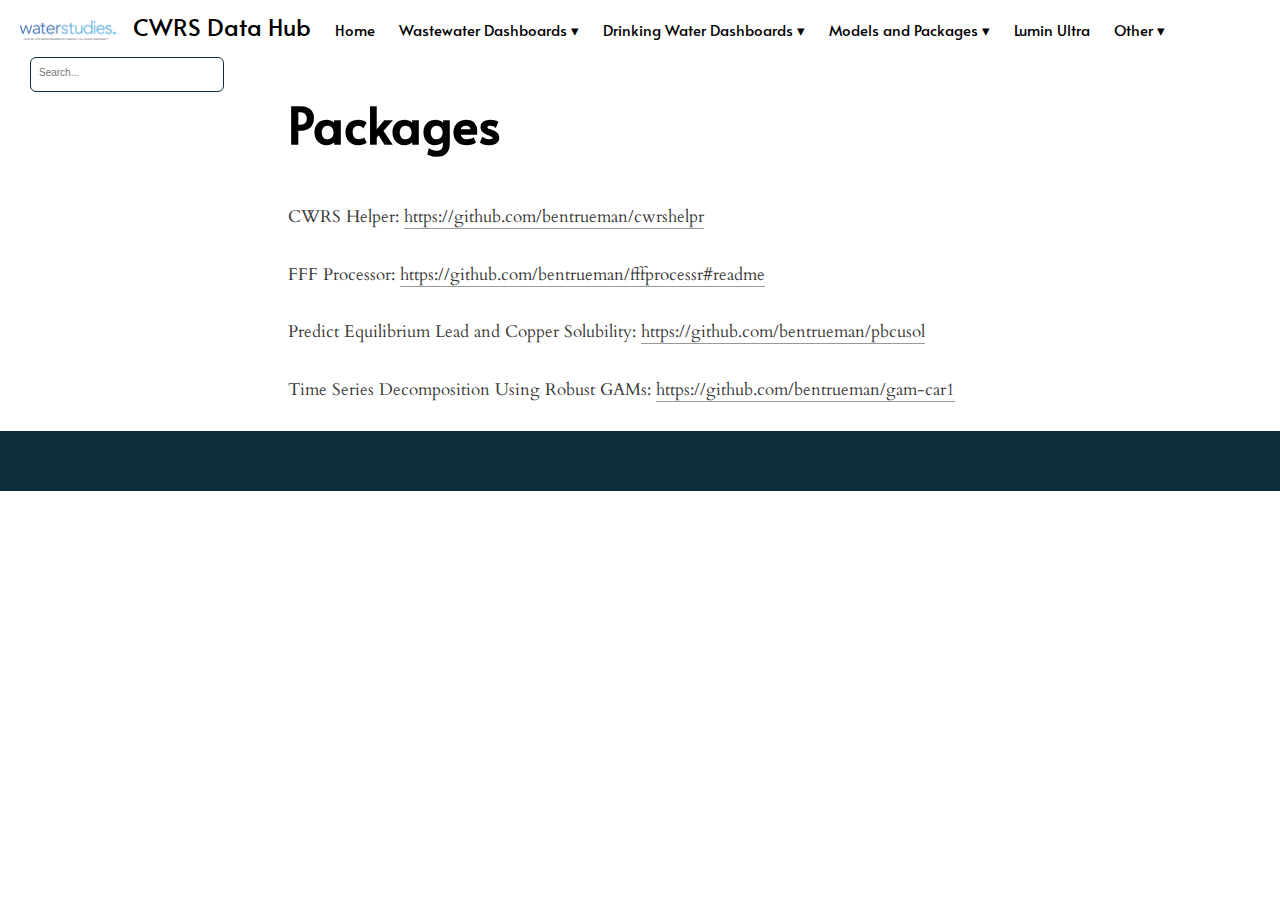
<file: docs/pack.html>
<!DOCTYPE html>

<html xmlns="http://www.w3.org/1999/xhtml" lang="" xml:lang="">

<head>
  <meta charset="utf-8"/>
  <meta name="viewport" content="width=device-width, initial-scale=1"/>
  <meta http-equiv="X-UA-Compatible" content="IE=Edge,chrome=1"/>
  <meta name="generator" content="distill" />

  <style type="text/css">
  /* Hide doc at startup (prevent jankiness while JS renders/transforms) */
  body {
    visibility: hidden;
  }
  </style>

 <!--radix_placeholder_import_source-->
 <!--/radix_placeholder_import_source-->

<style type="text/css">code{white-space: pre;}</style>
<style type="text/css" data-origin="pandoc">
pre > code.sourceCode { white-space: pre; position: relative; }
pre > code.sourceCode > span { display: inline-block; line-height: 1.25; }
pre > code.sourceCode > span:empty { height: 1.2em; }
.sourceCode { overflow: visible; }
code.sourceCode > span { color: inherit; text-decoration: inherit; }
div.sourceCode { margin: 1em 0; }
pre.sourceCode { margin: 0; }
@media screen {
div.sourceCode { overflow: auto; }
}
@media print {
pre > code.sourceCode { white-space: pre-wrap; }
pre > code.sourceCode > span { text-indent: -5em; padding-left: 5em; }
}
pre.numberSource code
  { counter-reset: source-line 0; }
pre.numberSource code > span
  { position: relative; left: -4em; counter-increment: source-line; }
pre.numberSource code > span > a:first-child::before
  { content: counter(source-line);
    position: relative; left: -1em; text-align: right; vertical-align: baseline;
    border: none; display: inline-block;
    -webkit-touch-callout: none; -webkit-user-select: none;
    -khtml-user-select: none; -moz-user-select: none;
    -ms-user-select: none; user-select: none;
    padding: 0 4px; width: 4em;
    color: #aaaaaa;
  }
pre.numberSource { margin-left: 3em; border-left: 1px solid #aaaaaa;  padding-left: 4px; }
div.sourceCode
  {   }
@media screen {
pre > code.sourceCode > span > a:first-child::before { text-decoration: underline; }
}
code span.al { color: #ad0000; } /* Alert */
code span.an { color: #5e5e5e; } /* Annotation */
code span.at { } /* Attribute */
code span.bn { color: #ad0000; } /* BaseN */
code span.bu { } /* BuiltIn */
code span.cf { color: #007ba5; } /* ControlFlow */
code span.ch { color: #20794d; } /* Char */
code span.cn { color: #8f5902; } /* Constant */
code span.co { color: #5e5e5e; } /* Comment */
code span.cv { color: #5e5e5e; font-style: italic; } /* CommentVar */
code span.do { color: #5e5e5e; font-style: italic; } /* Documentation */
code span.dt { color: #ad0000; } /* DataType */
code span.dv { color: #ad0000; } /* DecVal */
code span.er { color: #ad0000; } /* Error */
code span.ex { } /* Extension */
code span.fl { color: #ad0000; } /* Float */
code span.fu { color: #4758ab; } /* Function */
code span.im { } /* Import */
code span.in { color: #5e5e5e; } /* Information */
code span.kw { color: #007ba5; } /* Keyword */
code span.op { color: #5e5e5e; } /* Operator */
code span.ot { color: #007ba5; } /* Other */
code span.pp { color: #ad0000; } /* Preprocessor */
code span.sc { color: #5e5e5e; } /* SpecialChar */
code span.ss { color: #20794d; } /* SpecialString */
code span.st { color: #20794d; } /* String */
code span.va { color: #111111; } /* Variable */
code span.vs { color: #20794d; } /* VerbatimString */
code span.wa { color: #5e5e5e; font-style: italic; } /* Warning */
</style>


  <!--radix_placeholder_meta_tags-->
  <title>CWRS Data Hub: Packages</title>


  <link rel="icon" type="image/png" href="water.png"/>


  <!--  https://developers.facebook.com/docs/sharing/webmasters#markup -->
  <meta property="og:title" content="CWRS Data Hub: Packages"/>
  <meta property="og:type" content="article"/>
  <meta property="og:locale" content="en_US"/>
  <meta property="og:site_name" content="CWRS Data Hub"/>

  <!--  https://dev.twitter.com/cards/types/summary -->
  <meta property="twitter:card" content="summary"/>
  <meta property="twitter:title" content="CWRS Data Hub: Packages"/>

  <!--/radix_placeholder_meta_tags-->
  <!--radix_placeholder_rmarkdown_metadata-->

  <script type="text/json" id="radix-rmarkdown-metadata">
  {"type":"list","attributes":{"names":{"type":"character","attributes":{},"value":["title"]}},"value":[{"type":"character","attributes":{},"value":["Packages"]}]}
  </script>
  <!--/radix_placeholder_rmarkdown_metadata-->
  <!--radix_placeholder_navigation_in_header-->
  <meta name="distill:offset" content=""/>

  <script type="application/javascript">

    window.headroom_prevent_pin = false;

    window.document.addEventListener("DOMContentLoaded", function (event) {

      // initialize headroom for banner
      var header = $('header').get(0);
      var headerHeight = header.offsetHeight;
      var headroom = new Headroom(header, {
        tolerance: 5,
        onPin : function() {
          if (window.headroom_prevent_pin) {
            window.headroom_prevent_pin = false;
            headroom.unpin();
          }
        }
      });
      headroom.init();
      if(window.location.hash)
        headroom.unpin();
      $(header).addClass('headroom--transition');

      // offset scroll location for banner on hash change
      // (see: https://github.com/WickyNilliams/headroom.js/issues/38)
      window.addEventListener("hashchange", function(event) {
        window.scrollTo(0, window.pageYOffset - (headerHeight + 25));
      });

      // responsive menu
      $('.distill-site-header').each(function(i, val) {
        var topnav = $(this);
        var toggle = topnav.find('.nav-toggle');
        toggle.on('click', function() {
          topnav.toggleClass('responsive');
        });
      });

      // nav dropdowns
      $('.nav-dropbtn').click(function(e) {
        $(this).next('.nav-dropdown-content').toggleClass('nav-dropdown-active');
        $(this).parent().siblings('.nav-dropdown')
           .children('.nav-dropdown-content').removeClass('nav-dropdown-active');
      });
      $("body").click(function(e){
        $('.nav-dropdown-content').removeClass('nav-dropdown-active');
      });
      $(".nav-dropdown").click(function(e){
        e.stopPropagation();
      });
    });
  </script>

  <style type="text/css">

  /* Theme (user-documented overrideables for nav appearance) */

  .distill-site-nav {
    color: rgba(255, 255, 255, 0.8);
    background-color: #0F2E3D;
    font-size: 15px;
    font-weight: 300;
  }

  .distill-site-nav a {
    color: inherit;
    text-decoration: none;
  }

  .distill-site-nav a:hover {
    color: white;
  }

  @media print {
    .distill-site-nav {
      display: none;
    }
  }

  .distill-site-header {

  }

  .distill-site-footer {

  }


  /* Site Header */

  .distill-site-header {
    width: 100%;
    box-sizing: border-box;
    z-index: 3;
  }

  .distill-site-header .nav-left {
    display: inline-block;
    margin-left: 8px;
  }

  @media screen and (max-width: 768px) {
    .distill-site-header .nav-left {
      margin-left: 0;
    }
  }


  .distill-site-header .nav-right {
    float: right;
    margin-right: 8px;
  }

  .distill-site-header a,
  .distill-site-header .title {
    display: inline-block;
    text-align: center;
    padding: 14px 10px 14px 10px;
  }

  .distill-site-header .title {
    font-size: 18px;
    min-width: 150px;
  }

  .distill-site-header .logo {
    padding: 0;
  }

  .distill-site-header .logo img {
    display: none;
    max-height: 20px;
    width: auto;
    margin-bottom: -4px;
  }

  .distill-site-header .nav-image img {
    max-height: 18px;
    width: auto;
    display: inline-block;
    margin-bottom: -3px;
  }



  @media screen and (min-width: 1000px) {
    .distill-site-header .logo img {
      display: inline-block;
    }
    .distill-site-header .nav-left {
      margin-left: 20px;
    }
    .distill-site-header .nav-right {
      margin-right: 20px;
    }
    .distill-site-header .title {
      padding-left: 12px;
    }
  }


  .distill-site-header .nav-toggle {
    display: none;
  }

  .nav-dropdown {
    display: inline-block;
    position: relative;
  }

  .nav-dropdown .nav-dropbtn {
    border: none;
    outline: none;
    color: rgba(255, 255, 255, 0.8);
    padding: 16px 10px;
    background-color: transparent;
    font-family: inherit;
    font-size: inherit;
    font-weight: inherit;
    margin: 0;
    margin-top: 1px;
    z-index: 2;
  }

  .nav-dropdown-content {
    display: none;
    position: absolute;
    background-color: white;
    min-width: 200px;
    border: 1px solid rgba(0,0,0,0.15);
    border-radius: 4px;
    box-shadow: 0px 8px 16px 0px rgba(0,0,0,0.1);
    z-index: 1;
    margin-top: 2px;
    white-space: nowrap;
    padding-top: 4px;
    padding-bottom: 4px;
  }

  .nav-dropdown-content hr {
    margin-top: 4px;
    margin-bottom: 4px;
    border: none;
    border-bottom: 1px solid rgba(0, 0, 0, 0.1);
  }

  .nav-dropdown-active {
    display: block;
  }

  .nav-dropdown-content a, .nav-dropdown-content .nav-dropdown-header {
    color: black;
    padding: 6px 24px;
    text-decoration: none;
    display: block;
    text-align: left;
  }

  .nav-dropdown-content .nav-dropdown-header {
    display: block;
    padding: 5px 24px;
    padding-bottom: 0;
    text-transform: uppercase;
    font-size: 14px;
    color: #999999;
    white-space: nowrap;
  }

  .nav-dropdown:hover .nav-dropbtn {
    color: white;
  }

  .nav-dropdown-content a:hover {
    background-color: #ddd;
    color: black;
  }

  .nav-right .nav-dropdown-content {
    margin-left: -45%;
    right: 0;
  }

  @media screen and (max-width: 768px) {
    .distill-site-header a, .distill-site-header .nav-dropdown  {display: none;}
    .distill-site-header a.nav-toggle {
      float: right;
      display: block;
    }
    .distill-site-header .title {
      margin-left: 0;
    }
    .distill-site-header .nav-right {
      margin-right: 0;
    }
    .distill-site-header {
      overflow: hidden;
    }
    .nav-right .nav-dropdown-content {
      margin-left: 0;
    }
  }


  @media screen and (max-width: 768px) {
    .distill-site-header.responsive {position: relative; min-height: 500px; }
    .distill-site-header.responsive a.nav-toggle {
      position: absolute;
      right: 0;
      top: 0;
    }
    .distill-site-header.responsive a,
    .distill-site-header.responsive .nav-dropdown {
      display: block;
      text-align: left;
    }
    .distill-site-header.responsive .nav-left,
    .distill-site-header.responsive .nav-right {
      width: 100%;
    }
    .distill-site-header.responsive .nav-dropdown {float: none;}
    .distill-site-header.responsive .nav-dropdown-content {position: relative;}
    .distill-site-header.responsive .nav-dropdown .nav-dropbtn {
      display: block;
      width: 100%;
      text-align: left;
    }
  }

  /* Site Footer */

  .distill-site-footer {
    width: 100%;
    overflow: hidden;
    box-sizing: border-box;
    z-index: 3;
    margin-top: 30px;
    padding-top: 30px;
    padding-bottom: 30px;
    text-align: center;
  }

  /* Headroom */

  d-title {
    padding-top: 6rem;
  }

  @media print {
    d-title {
      padding-top: 4rem;
    }
  }

  .headroom {
    z-index: 1000;
    position: fixed;
    top: 0;
    left: 0;
    right: 0;
  }

  .headroom--transition {
    transition: all .4s ease-in-out;
  }

  .headroom--unpinned {
    top: -100px;
  }

  .headroom--pinned {
    top: 0;
  }

  /* adjust viewport for navbar height */
  /* helps vertically center bootstrap (non-distill) content */
  .min-vh-100 {
    min-height: calc(100vh - 100px) !important;
  }

  </style>

  <script src="site_libs/jquery-3.6.0/jquery-3.6.0.min.js"></script>
  <link href="site_libs/font-awesome-5.1.0/css/all.css" rel="stylesheet"/>
  <link href="site_libs/font-awesome-5.1.0/css/v4-shims.css" rel="stylesheet"/>
  <script src="site_libs/headroom-0.9.4/headroom.min.js"></script>
  <script src="site_libs/autocomplete-0.37.1/autocomplete.min.js"></script>
  <script src="site_libs/fuse-6.4.1/fuse.min.js"></script>

  <script type="application/javascript">

  function getMeta(metaName) {
    var metas = document.getElementsByTagName('meta');
    for (let i = 0; i < metas.length; i++) {
      if (metas[i].getAttribute('name') === metaName) {
        return metas[i].getAttribute('content');
      }
    }
    return '';
  }

  function offsetURL(url) {
    var offset = getMeta('distill:offset');
    return offset ? offset + '/' + url : url;
  }

  function createFuseIndex() {

    // create fuse index
    var options = {
      keys: [
        { name: 'title', weight: 20 },
        { name: 'categories', weight: 15 },
        { name: 'description', weight: 10 },
        { name: 'contents', weight: 5 },
      ],
      ignoreLocation: true,
      threshold: 0
    };
    var fuse = new window.Fuse([], options);

    // fetch the main search.json
    return fetch(offsetURL('search.json'))
      .then(function(response) {
        if (response.status == 200) {
          return response.json().then(function(json) {
            // index main articles
            json.articles.forEach(function(article) {
              fuse.add(article);
            });
            // download collections and index their articles
            return Promise.all(json.collections.map(function(collection) {
              return fetch(offsetURL(collection)).then(function(response) {
                if (response.status === 200) {
                  return response.json().then(function(articles) {
                    articles.forEach(function(article) {
                      fuse.add(article);
                    });
                  })
                } else {
                  return Promise.reject(
                    new Error('Unexpected status from search index request: ' +
                              response.status)
                  );
                }
              });
            })).then(function() {
              return fuse;
            });
          });

        } else {
          return Promise.reject(
            new Error('Unexpected status from search index request: ' +
                        response.status)
          );
        }
      });
  }

  window.document.addEventListener("DOMContentLoaded", function (event) {

    // get search element (bail if we don't have one)
    var searchEl = window.document.getElementById('distill-search');
    if (!searchEl)
      return;

    createFuseIndex()
      .then(function(fuse) {

        // make search box visible
        searchEl.classList.remove('hidden');

        // initialize autocomplete
        var options = {
          autoselect: true,
          hint: false,
          minLength: 2,
        };
        window.autocomplete(searchEl, options, [{
          source: function(query, callback) {
            const searchOptions = {
              isCaseSensitive: false,
              shouldSort: true,
              minMatchCharLength: 2,
              limit: 10,
            };
            var results = fuse.search(query, searchOptions);
            callback(results
              .map(function(result) { return result.item; })
            );
          },
          templates: {
            suggestion: function(suggestion) {
              var img = suggestion.preview && Object.keys(suggestion.preview).length > 0
                ? `<img src="${offsetURL(suggestion.preview)}"</img>`
                : '';
              var html = `
                <div class="search-item">
                  <h3>${suggestion.title}</h3>
                  <div class="search-item-description">
                    ${suggestion.description || ''}
                  </div>
                  <div class="search-item-preview">
                    ${img}
                  </div>
                </div>
              `;
              return html;
            }
          }
        }]).on('autocomplete:selected', function(event, suggestion) {
          window.location.href = offsetURL(suggestion.path);
        });
        // remove inline display style on autocompleter (we want to
        // manage responsive display via css)
        $('.algolia-autocomplete').css("display", "");
      })
      .catch(function(error) {
        console.log(error);
      });

  });

  </script>

  <style type="text/css">

  .nav-search {
    font-size: x-small;
  }

  /* Algolioa Autocomplete */

  .algolia-autocomplete {
    display: inline-block;
    margin-left: 10px;
    vertical-align: sub;
    background-color: white;
    color: black;
    padding: 6px;
    padding-top: 8px;
    padding-bottom: 0;
    border-radius: 6px;
    border: 1px #0F2E3D solid;
    width: 180px;
  }


  @media screen and (max-width: 768px) {
    .distill-site-nav .algolia-autocomplete {
      display: none;
      visibility: hidden;
    }
    .distill-site-nav.responsive .algolia-autocomplete {
      display: inline-block;
      visibility: visible;
    }
    .distill-site-nav.responsive .algolia-autocomplete .aa-dropdown-menu {
      margin-left: 0;
      width: 400px;
      max-height: 400px;
    }
  }

  .algolia-autocomplete .aa-input, .algolia-autocomplete .aa-hint {
    width: 90%;
    outline: none;
    border: none;
  }

  .algolia-autocomplete .aa-hint {
    color: #999;
  }
  .algolia-autocomplete .aa-dropdown-menu {
    width: 550px;
    max-height: 70vh;
    overflow-x: visible;
    overflow-y: scroll;
    padding: 5px;
    margin-top: 3px;
    margin-left: -150px;
    background-color: #fff;
    border-radius: 5px;
    border: 1px solid #999;
    border-top: none;
  }

  .algolia-autocomplete .aa-dropdown-menu .aa-suggestion {
    cursor: pointer;
    padding: 5px 4px;
    border-bottom: 1px solid #eee;
  }

  .algolia-autocomplete .aa-dropdown-menu .aa-suggestion:last-of-type {
    border-bottom: none;
    margin-bottom: 2px;
  }

  .algolia-autocomplete .aa-dropdown-menu .aa-suggestion .search-item {
    overflow: hidden;
    font-size: 0.8em;
    line-height: 1.4em;
  }

  .algolia-autocomplete .aa-dropdown-menu .aa-suggestion .search-item h3 {
    font-size: 1rem;
    margin-block-start: 0;
    margin-block-end: 5px;
  }

  .algolia-autocomplete .aa-dropdown-menu .aa-suggestion .search-item-description {
    display: inline-block;
    overflow: hidden;
    height: 2.8em;
    width: 80%;
    margin-right: 4%;
  }

  .algolia-autocomplete .aa-dropdown-menu .aa-suggestion .search-item-preview {
    display: inline-block;
    width: 15%;
  }

  .algolia-autocomplete .aa-dropdown-menu .aa-suggestion .search-item-preview img {
    height: 3em;
    width: auto;
    display: none;
  }

  .algolia-autocomplete .aa-dropdown-menu .aa-suggestion .search-item-preview img[src] {
    display: initial;
  }

  .algolia-autocomplete .aa-dropdown-menu .aa-suggestion.aa-cursor {
    background-color: #eee;
  }
  .algolia-autocomplete .aa-dropdown-menu .aa-suggestion em {
    font-weight: bold;
    font-style: normal;
  }

  </style>


  <!--/radix_placeholder_navigation_in_header-->
  <!--radix_placeholder_distill-->

  <style type="text/css">

  body {
    background-color: white;
  }

  .pandoc-table {
    width: 100%;
  }

  .pandoc-table>caption {
    margin-bottom: 10px;
  }

  .pandoc-table th:not([align]) {
    text-align: left;
  }

  .pagedtable-footer {
    font-size: 15px;
  }

  d-byline .byline {
    grid-template-columns: 2fr 2fr;
  }

  d-byline .byline h3 {
    margin-block-start: 1.5em;
  }

  d-byline .byline .authors-affiliations h3 {
    margin-block-start: 0.5em;
  }

  .authors-affiliations .orcid-id {
    width: 16px;
    height:16px;
    margin-left: 4px;
    margin-right: 4px;
    vertical-align: middle;
    padding-bottom: 2px;
  }

  d-title .dt-tags {
    margin-top: 1em;
    grid-column: text;
  }

  .dt-tags .dt-tag {
    text-decoration: none;
    display: inline-block;
    color: rgba(0,0,0,0.6);
    padding: 0em 0.4em;
    margin-right: 0.5em;
    margin-bottom: 0.4em;
    font-size: 70%;
    border: 1px solid rgba(0,0,0,0.2);
    border-radius: 3px;
    text-transform: uppercase;
    font-weight: 500;
  }

  d-article table.gt_table td,
  d-article table.gt_table th {
    border-bottom: none;
  }

  .html-widget {
    margin-bottom: 2.0em;
  }

  .l-screen-inset {
    padding-right: 16px;
  }

  .l-screen .caption {
    margin-left: 10px;
  }

  .shaded {
    background: rgb(247, 247, 247);
    padding-top: 20px;
    padding-bottom: 20px;
    border-top: 1px solid rgba(0, 0, 0, 0.1);
    border-bottom: 1px solid rgba(0, 0, 0, 0.1);
  }

  .shaded .html-widget {
    margin-bottom: 0;
    border: 1px solid rgba(0, 0, 0, 0.1);
  }

  .shaded .shaded-content {
    background: white;
  }

  .text-output {
    margin-top: 0;
    line-height: 1.5em;
  }

  .hidden {
    display: none !important;
  }

  d-article {
    padding-top: 2.5rem;
    padding-bottom: 30px;
  }

  d-appendix {
    padding-top: 30px;
  }

  d-article>p>img {
    width: 100%;
  }

  d-article h2 {
    margin: 1rem 0 1.5rem 0;
  }

  d-article h3 {
    margin-top: 1.5rem;
  }

  d-article iframe {
    border: 1px solid rgba(0, 0, 0, 0.1);
    margin-bottom: 2.0em;
    width: 100%;
  }

  /* Tweak code blocks */

  d-article div.sourceCode code,
  d-article pre code {
    font-family: Consolas, Monaco, 'Andale Mono', 'Ubuntu Mono', monospace;
  }

  d-article pre,
  d-article div.sourceCode,
  d-article div.sourceCode pre {
    overflow: auto;
  }

  d-article div.sourceCode {
    background-color: white;
  }

  d-article div.sourceCode pre {
    padding-left: 10px;
    font-size: 12px;
    border-left: 2px solid rgba(0,0,0,0.1);
  }

  d-article pre {
    font-size: 12px;
    color: black;
    background: none;
    margin-top: 0;
    text-align: left;
    white-space: pre;
    word-spacing: normal;
    word-break: normal;
    word-wrap: normal;
    line-height: 1.5;

    -moz-tab-size: 4;
    -o-tab-size: 4;
    tab-size: 4;

    -webkit-hyphens: none;
    -moz-hyphens: none;
    -ms-hyphens: none;
    hyphens: none;
  }

  d-article pre a {
    border-bottom: none;
  }

  d-article pre a:hover {
    border-bottom: none;
    text-decoration: underline;
  }

  d-article details {
    grid-column: text;
    margin-bottom: 0.8em;
  }

  @media(min-width: 768px) {

  d-article pre,
  d-article div.sourceCode,
  d-article div.sourceCode pre {
    overflow: visible !important;
  }

  d-article div.sourceCode pre {
    padding-left: 18px;
    font-size: 14px;
  }

  d-article pre {
    font-size: 14px;
  }

  }

  figure img.external {
    background: white;
    border: 1px solid rgba(0, 0, 0, 0.1);
    box-shadow: 0 1px 8px rgba(0, 0, 0, 0.1);
    padding: 18px;
    box-sizing: border-box;
  }

  /* CSS for d-contents */

  .d-contents {
    grid-column: text;
    color: rgba(0,0,0,0.8);
    font-size: 0.9em;
    padding-bottom: 1em;
    margin-bottom: 1em;
    padding-bottom: 0.5em;
    margin-bottom: 1em;
    padding-left: 0.25em;
    justify-self: start;
  }

  @media(min-width: 1000px) {
    .d-contents.d-contents-float {
      height: 0;
      grid-column-start: 1;
      grid-column-end: 4;
      justify-self: center;
      padding-right: 3em;
      padding-left: 2em;
    }
  }

  .d-contents nav h3 {
    font-size: 18px;
    margin-top: 0;
    margin-bottom: 1em;
  }

  .d-contents li {
    list-style-type: none
  }

  .d-contents nav > ul {
    padding-left: 0;
  }

  .d-contents ul {
    padding-left: 1em
  }

  .d-contents nav ul li {
    margin-top: 0.6em;
    margin-bottom: 0.2em;
  }

  .d-contents nav a {
    font-size: 13px;
    border-bottom: none;
    text-decoration: none
    color: rgba(0, 0, 0, 0.8);
  }

  .d-contents nav a:hover {
    text-decoration: underline solid rgba(0, 0, 0, 0.6)
  }

  .d-contents nav > ul > li > a {
    font-weight: 600;
  }

  .d-contents nav > ul > li > ul {
    font-weight: inherit;
  }

  .d-contents nav > ul > li > ul > li {
    margin-top: 0.2em;
  }


  .d-contents nav ul {
    margin-top: 0;
    margin-bottom: 0.25em;
  }

  .d-article-with-toc h2:nth-child(2) {
    margin-top: 0;
  }


  /* Figure */

  .figure {
    position: relative;
    margin-bottom: 2.5em;
    margin-top: 1.5em;
  }

  .figure img {
    width: 100%;
  }

  .figure .caption {
    color: rgba(0, 0, 0, 0.6);
    font-size: 12px;
    line-height: 1.5em;
  }

  .figure img.external {
    background: white;
    border: 1px solid rgba(0, 0, 0, 0.1);
    box-shadow: 0 1px 8px rgba(0, 0, 0, 0.1);
    padding: 18px;
    box-sizing: border-box;
  }

  .figure .caption a {
    color: rgba(0, 0, 0, 0.6);
  }

  .figure .caption b,
  .figure .caption strong, {
    font-weight: 600;
    color: rgba(0, 0, 0, 1.0);
  }

  /* Citations */

  d-article .citation {
    color: inherit;
    cursor: inherit;
  }

  div.hanging-indent{
    margin-left: 1em; text-indent: -1em;
  }

  /* Citation hover box */

  .tippy-box[data-theme~=light-border] {
    background-color: rgba(250, 250, 250, 0.95);
  }

  .tippy-content > p {
    margin-bottom: 0;
    padding: 2px;
  }


  /* Tweak 1000px media break to show more text */

  @media(min-width: 1000px) {
    .base-grid,
    distill-header,
    d-title,
    d-abstract,
    d-article,
    d-appendix,
    distill-appendix,
    d-byline,
    d-footnote-list,
    d-citation-list,
    distill-footer {
      grid-template-columns: [screen-start] 1fr [page-start kicker-start] 80px [middle-start] 50px [text-start kicker-end] 65px 65px 65px 65px 65px 65px 65px 65px [text-end gutter-start] 65px [middle-end] 65px [page-end gutter-end] 1fr [screen-end];
      grid-column-gap: 16px;
    }

    .grid {
      grid-column-gap: 16px;
    }

    d-article {
      font-size: 1.06rem;
      line-height: 1.7em;
    }
    figure .caption, .figure .caption, figure figcaption {
      font-size: 13px;
    }
  }

  @media(min-width: 1180px) {
    .base-grid,
    distill-header,
    d-title,
    d-abstract,
    d-article,
    d-appendix,
    distill-appendix,
    d-byline,
    d-footnote-list,
    d-citation-list,
    distill-footer {
      grid-template-columns: [screen-start] 1fr [page-start kicker-start] 60px [middle-start] 60px [text-start kicker-end] 60px 60px 60px 60px 60px 60px 60px 60px [text-end gutter-start] 60px [middle-end] 60px [page-end gutter-end] 1fr [screen-end];
      grid-column-gap: 32px;
    }

    .grid {
      grid-column-gap: 32px;
    }
  }


  /* Get the citation styles for the appendix (not auto-injected on render since
     we do our own rendering of the citation appendix) */

  d-appendix .citation-appendix,
  .d-appendix .citation-appendix {
    font-size: 11px;
    line-height: 15px;
    border-left: 1px solid rgba(0, 0, 0, 0.1);
    padding-left: 18px;
    border: 1px solid rgba(0,0,0,0.1);
    background: rgba(0, 0, 0, 0.02);
    padding: 10px 18px;
    border-radius: 3px;
    color: rgba(150, 150, 150, 1);
    overflow: hidden;
    margin-top: -12px;
    white-space: pre-wrap;
    word-wrap: break-word;
  }

  /* Include appendix styles here so they can be overridden */

  d-appendix {
    contain: layout style;
    font-size: 0.8em;
    line-height: 1.7em;
    margin-top: 60px;
    margin-bottom: 0;
    border-top: 1px solid rgba(0, 0, 0, 0.1);
    color: rgba(0,0,0,0.5);
    padding-top: 60px;
    padding-bottom: 48px;
  }

  d-appendix h3 {
    grid-column: page-start / text-start;
    font-size: 15px;
    font-weight: 500;
    margin-top: 1em;
    margin-bottom: 0;
    color: rgba(0,0,0,0.65);
  }

  d-appendix h3 + * {
    margin-top: 1em;
  }

  d-appendix ol {
    padding: 0 0 0 15px;
  }

  @media (min-width: 768px) {
    d-appendix ol {
      padding: 0 0 0 30px;
      margin-left: -30px;
    }
  }

  d-appendix li {
    margin-bottom: 1em;
  }

  d-appendix a {
    color: rgba(0, 0, 0, 0.6);
  }

  d-appendix > * {
    grid-column: text;
  }

  d-appendix > d-footnote-list,
  d-appendix > d-citation-list,
  d-appendix > distill-appendix {
    grid-column: screen;
  }

  /* Include footnote styles here so they can be overridden */

  d-footnote-list {
    contain: layout style;
  }

  d-footnote-list > * {
    grid-column: text;
  }

  d-footnote-list a.footnote-backlink {
    color: rgba(0,0,0,0.3);
    padding-left: 0.5em;
  }



  /* Anchor.js */

  .anchorjs-link {
    /*transition: all .25s linear; */
    text-decoration: none;
    border-bottom: none;
  }
  *:hover > .anchorjs-link {
    margin-left: -1.125em !important;
    text-decoration: none;
    border-bottom: none;
  }

  /* Social footer */

  .social_footer {
    margin-top: 30px;
    margin-bottom: 0;
    color: rgba(0,0,0,0.67);
  }

  .disqus-comments {
    margin-right: 30px;
  }

  .disqus-comment-count {
    border-bottom: 1px solid rgba(0, 0, 0, 0.4);
    cursor: pointer;
  }

  #disqus_thread {
    margin-top: 30px;
  }

  .article-sharing a {
    border-bottom: none;
    margin-right: 8px;
  }

  .article-sharing a:hover {
    border-bottom: none;
  }

  .sidebar-section.subscribe {
    font-size: 12px;
    line-height: 1.6em;
  }

  .subscribe p {
    margin-bottom: 0.5em;
  }


  .article-footer .subscribe {
    font-size: 15px;
    margin-top: 45px;
  }


  .sidebar-section.custom {
    font-size: 12px;
    line-height: 1.6em;
  }

  .custom p {
    margin-bottom: 0.5em;
  }

  /* Styles for listing layout (hide title) */
  .layout-listing d-title, .layout-listing .d-title {
    display: none;
  }

  /* Styles for posts lists (not auto-injected) */


  .posts-with-sidebar {
    padding-left: 45px;
    padding-right: 45px;
  }

  .posts-list .description h2,
  .posts-list .description p {
    font-family: -apple-system, BlinkMacSystemFont, "Segoe UI", Roboto, Oxygen, Ubuntu, Cantarell, "Fira Sans", "Droid Sans", "Helvetica Neue", Arial, sans-serif;
  }

  .posts-list .description h2 {
    font-weight: 700;
    border-bottom: none;
    padding-bottom: 0;
  }

  .posts-list h2.post-tag {
    border-bottom: 1px solid rgba(0, 0, 0, 0.2);
    padding-bottom: 12px;
  }
  .posts-list {
    margin-top: 60px;
    margin-bottom: 24px;
  }

  .posts-list .post-preview {
    text-decoration: none;
    overflow: hidden;
    display: block;
    border-bottom: 1px solid rgba(0, 0, 0, 0.1);
    padding: 24px 0;
  }

  .post-preview-last {
    border-bottom: none !important;
  }

  .posts-list .posts-list-caption {
    grid-column: screen;
    font-weight: 400;
  }

  .posts-list .post-preview h2 {
    margin: 0 0 6px 0;
    line-height: 1.2em;
    font-style: normal;
    font-size: 24px;
  }

  .posts-list .post-preview p {
    margin: 0 0 12px 0;
    line-height: 1.4em;
    font-size: 16px;
  }

  .posts-list .post-preview .thumbnail {
    box-sizing: border-box;
    margin-bottom: 24px;
    position: relative;
    max-width: 500px;
  }
  .posts-list .post-preview img {
    width: 100%;
    display: block;
  }

  .posts-list .metadata {
    font-size: 12px;
    line-height: 1.4em;
    margin-bottom: 18px;
  }

  .posts-list .metadata > * {
    display: inline-block;
  }

  .posts-list .metadata .publishedDate {
    margin-right: 2em;
  }

  .posts-list .metadata .dt-authors {
    display: block;
    margin-top: 0.3em;
    margin-right: 2em;
  }

  .posts-list .dt-tags {
    display: block;
    line-height: 1em;
  }

  .posts-list .dt-tags .dt-tag {
    display: inline-block;
    color: rgba(0,0,0,0.6);
    padding: 0.3em 0.4em;
    margin-right: 0.2em;
    margin-bottom: 0.4em;
    font-size: 60%;
    border: 1px solid rgba(0,0,0,0.2);
    border-radius: 3px;
    text-transform: uppercase;
    font-weight: 500;
  }

  .posts-list img {
    opacity: 1;
  }

  .posts-list img[data-src] {
    opacity: 0;
  }

  .posts-more {
    clear: both;
  }


  .posts-sidebar {
    font-size: 16px;
  }

  .posts-sidebar h3 {
    font-size: 16px;
    margin-top: 0;
    margin-bottom: 0.5em;
    font-weight: 400;
    text-transform: uppercase;
  }

  .sidebar-section {
    margin-bottom: 30px;
  }

  .categories ul {
    list-style-type: none;
    margin: 0;
    padding: 0;
  }

  .categories li {
    color: rgba(0, 0, 0, 0.8);
    margin-bottom: 0;
  }

  .categories li>a {
    border-bottom: none;
  }

  .categories li>a:hover {
    border-bottom: 1px solid rgba(0, 0, 0, 0.4);
  }

  .categories .active {
    font-weight: 600;
  }

  .categories .category-count {
    color: rgba(0, 0, 0, 0.4);
  }


  @media(min-width: 768px) {
    .posts-list .post-preview h2 {
      font-size: 26px;
    }
    .posts-list .post-preview .thumbnail {
      float: right;
      width: 30%;
      margin-bottom: 0;
    }
    .posts-list .post-preview .description {
      float: left;
      width: 45%;
    }
    .posts-list .post-preview .metadata {
      float: left;
      width: 20%;
      margin-top: 8px;
    }
    .posts-list .post-preview p {
      margin: 0 0 12px 0;
      line-height: 1.5em;
      font-size: 16px;
    }
    .posts-with-sidebar .posts-list {
      float: left;
      width: 75%;
    }
    .posts-with-sidebar .posts-sidebar {
      float: right;
      width: 20%;
      margin-top: 60px;
      padding-top: 24px;
      padding-bottom: 24px;
    }
  }


  /* Improve display for browsers without grid (IE/Edge <= 15) */

  .downlevel {
    line-height: 1.6em;
    font-family: -apple-system, BlinkMacSystemFont, "Segoe UI", Roboto, Oxygen, Ubuntu, Cantarell, "Fira Sans", "Droid Sans", "Helvetica Neue", Arial, sans-serif;
    margin: 0;
  }

  .downlevel .d-title {
    padding-top: 6rem;
    padding-bottom: 1.5rem;
  }

  .downlevel .d-title h1 {
    font-size: 50px;
    font-weight: 700;
    line-height: 1.1em;
    margin: 0 0 0.5rem;
  }

  .downlevel .d-title p {
    font-weight: 300;
    font-size: 1.2rem;
    line-height: 1.55em;
    margin-top: 0;
  }

  .downlevel .d-byline {
    padding-top: 0.8em;
    padding-bottom: 0.8em;
    font-size: 0.8rem;
    line-height: 1.8em;
  }

  .downlevel .section-separator {
    border: none;
    border-top: 1px solid rgba(0, 0, 0, 0.1);
  }

  .downlevel .d-article {
    font-size: 1.06rem;
    line-height: 1.7em;
    padding-top: 1rem;
    padding-bottom: 2rem;
  }


  .downlevel .d-appendix {
    padding-left: 0;
    padding-right: 0;
    max-width: none;
    font-size: 0.8em;
    line-height: 1.7em;
    margin-bottom: 0;
    color: rgba(0,0,0,0.5);
    padding-top: 40px;
    padding-bottom: 48px;
  }

  .downlevel .footnotes ol {
    padding-left: 13px;
  }

  .downlevel .base-grid,
  .downlevel .distill-header,
  .downlevel .d-title,
  .downlevel .d-abstract,
  .downlevel .d-article,
  .downlevel .d-appendix,
  .downlevel .distill-appendix,
  .downlevel .d-byline,
  .downlevel .d-footnote-list,
  .downlevel .d-citation-list,
  .downlevel .distill-footer,
  .downlevel .appendix-bottom,
  .downlevel .posts-container {
    padding-left: 40px;
    padding-right: 40px;
  }

  @media(min-width: 768px) {
    .downlevel .base-grid,
    .downlevel .distill-header,
    .downlevel .d-title,
    .downlevel .d-abstract,
    .downlevel .d-article,
    .downlevel .d-appendix,
    .downlevel .distill-appendix,
    .downlevel .d-byline,
    .downlevel .d-footnote-list,
    .downlevel .d-citation-list,
    .downlevel .distill-footer,
    .downlevel .appendix-bottom,
    .downlevel .posts-container {
    padding-left: 150px;
    padding-right: 150px;
    max-width: 900px;
  }
  }

  .downlevel pre code {
    display: block;
    border-left: 2px solid rgba(0, 0, 0, .1);
    padding: 0 0 0 20px;
    font-size: 14px;
  }

  .downlevel code, .downlevel pre {
    color: black;
    background: none;
    font-family: Consolas, Monaco, 'Andale Mono', 'Ubuntu Mono', monospace;
    text-align: left;
    white-space: pre;
    word-spacing: normal;
    word-break: normal;
    word-wrap: normal;
    line-height: 1.5;

    -moz-tab-size: 4;
    -o-tab-size: 4;
    tab-size: 4;

    -webkit-hyphens: none;
    -moz-hyphens: none;
    -ms-hyphens: none;
    hyphens: none;
  }

  .downlevel .posts-list .post-preview {
    color: inherit;
  }



  </style>

  <script type="application/javascript">

  function is_downlevel_browser() {
    if (bowser.isUnsupportedBrowser({ msie: "12", msedge: "16"},
                                   window.navigator.userAgent)) {
      return true;
    } else {
      return window.load_distill_framework === undefined;
    }
  }

  // show body when load is complete
  function on_load_complete() {

    // add anchors
    if (window.anchors) {
      window.anchors.options.placement = 'left';
      window.anchors.add('d-article > h2, d-article > h3, d-article > h4, d-article > h5');
    }


    // set body to visible
    document.body.style.visibility = 'visible';

    // force redraw for leaflet widgets
    if (window.HTMLWidgets) {
      var maps = window.HTMLWidgets.findAll(".leaflet");
      $.each(maps, function(i, el) {
        var map = this.getMap();
        map.invalidateSize();
        map.eachLayer(function(layer) {
          if (layer instanceof L.TileLayer)
            layer.redraw();
        });
      });
    }

    // trigger 'shown' so htmlwidgets resize
    $('d-article').trigger('shown');
  }

  function init_distill() {

    init_common();

    // create front matter
    var front_matter = $('<d-front-matter></d-front-matter>');
    $('#distill-front-matter').wrap(front_matter);

    // create d-title
    $('.d-title').changeElementType('d-title');

    // create d-byline
    var byline = $('<d-byline></d-byline>');
    $('.d-byline').replaceWith(byline);

    // create d-article
    var article = $('<d-article></d-article>');
    $('.d-article').wrap(article).children().unwrap();

    // move posts container into article
    $('.posts-container').appendTo($('d-article'));

    // create d-appendix
    $('.d-appendix').changeElementType('d-appendix');

    // flag indicating that we have appendix items
    var appendix = $('.appendix-bottom').children('h3').length > 0;

    // replace footnotes with <d-footnote>
    $('.footnote-ref').each(function(i, val) {
      appendix = true;
      var href = $(this).attr('href');
      var id = href.replace('#', '');
      var fn = $('#' + id);
      var fn_p = $('#' + id + '>p');
      fn_p.find('.footnote-back').remove();
      var text = fn_p.html();
      var dtfn = $('<d-footnote></d-footnote>');
      dtfn.html(text);
      $(this).replaceWith(dtfn);
    });
    // remove footnotes
    $('.footnotes').remove();

    // move refs into #references-listing
    $('#references-listing').replaceWith($('#refs'));

    $('h1.appendix, h2.appendix').each(function(i, val) {
      $(this).changeElementType('h3');
    });
    $('h3.appendix').each(function(i, val) {
      var id = $(this).attr('id');
      $('.d-contents a[href="#' + id + '"]').parent().remove();
      appendix = true;
      $(this).nextUntil($('h1, h2, h3')).addBack().appendTo($('d-appendix'));
    });

    // show d-appendix if we have appendix content
    $("d-appendix").css('display', appendix ? 'grid' : 'none');

    // localize layout chunks to just output
    $('.layout-chunk').each(function(i, val) {

      // capture layout
      var layout = $(this).attr('data-layout');

      // apply layout to markdown level block elements
      var elements = $(this).children().not('details, div.sourceCode, pre, script');
      elements.each(function(i, el) {
        var layout_div = $('<div class="' + layout + '"></div>');
        if (layout_div.hasClass('shaded')) {
          var shaded_content = $('<div class="shaded-content"></div>');
          $(this).wrap(shaded_content);
          $(this).parent().wrap(layout_div);
        } else {
          $(this).wrap(layout_div);
        }
      });


      // unwrap the layout-chunk div
      $(this).children().unwrap();
    });

    // remove code block used to force  highlighting css
    $('.distill-force-highlighting-css').parent().remove();

    // remove empty line numbers inserted by pandoc when using a
    // custom syntax highlighting theme
    $('code.sourceCode a:empty').remove();

    // load distill framework
    load_distill_framework();

    // wait for window.distillRunlevel == 4 to do post processing
    function distill_post_process() {

      if (!window.distillRunlevel || window.distillRunlevel < 4)
        return;

      // hide author/affiliations entirely if we have no authors
      var front_matter = JSON.parse($("#distill-front-matter").html());
      var have_authors = front_matter.authors && front_matter.authors.length > 0;
      if (!have_authors)
        $('d-byline').addClass('hidden');

      // article with toc class
      $('.d-contents').parent().addClass('d-article-with-toc');

      // strip links that point to #
      $('.authors-affiliations').find('a[href="#"]').removeAttr('href');

      // add orcid ids
      $('.authors-affiliations').find('.author').each(function(i, el) {
        var orcid_id = front_matter.authors[i].orcidID;
        if (orcid_id) {
          var a = $('<a></a>');
          a.attr('href', 'https://orcid.org/' + orcid_id);
          var img = $('<img></img>');
          img.addClass('orcid-id');
          img.attr('alt', 'ORCID ID');
          img.attr('src','[data-uri]');
          a.append(img);
          $(this).append(a);
        }
      });

      // hide elements of author/affiliations grid that have no value
      function hide_byline_column(caption) {
        $('d-byline').find('h3:contains("' + caption + '")').parent().css('visibility', 'hidden');
      }

      // affiliations
      var have_affiliations = false;
      for (var i = 0; i<front_matter.authors.length; ++i) {
        var author = front_matter.authors[i];
        if (author.affiliation !== "&nbsp;") {
          have_affiliations = true;
          break;
        }
      }
      if (!have_affiliations)
        $('d-byline').find('h3:contains("Affiliations")').css('visibility', 'hidden');

      // published date
      if (!front_matter.publishedDate)
        hide_byline_column("Published");

      // document object identifier
      var doi = $('d-byline').find('h3:contains("DOI")');
      var doi_p = doi.next().empty();
      if (!front_matter.doi) {
        // if we have a citation and valid citationText then link to that
        if ($('#citation').length > 0 && front_matter.citationText) {
          doi.html('Citation');
          $('<a href="#citation"></a>')
            .text(front_matter.citationText)
            .appendTo(doi_p);
        } else {
          hide_byline_column("DOI");
        }
      } else {
        $('<a></a>')
           .attr('href', "https://doi.org/" + front_matter.doi)
           .html(front_matter.doi)
           .appendTo(doi_p);
      }

       // change plural form of authors/affiliations
      if (front_matter.authors.length === 1) {
        var grid = $('.authors-affiliations');
        grid.children('h3:contains("Authors")').text('Author');
        grid.children('h3:contains("Affiliations")').text('Affiliation');
      }

      // remove d-appendix and d-footnote-list local styles
      $('d-appendix > style:first-child').remove();
      $('d-footnote-list > style:first-child').remove();

      // move appendix-bottom entries to the bottom
      $('.appendix-bottom').appendTo('d-appendix').children().unwrap();
      $('.appendix-bottom').remove();

      // hoverable references
      $('span.citation[data-cites]').each(function() {
        var refs = $(this).attr('data-cites').split(" ");
        var refHtml = refs.map(function(ref) {
          return "<p>" + $('#ref-' + ref).html() + "</p>";
        }).join("\n");
        window.tippy(this, {
          allowHTML: true,
          content: refHtml,
          maxWidth: 500,
          interactive: true,
          interactiveBorder: 10,
          theme: 'light-border',
          placement: 'bottom-start'
        });
      });

      // clear polling timer
      clearInterval(tid);

      // show body now that everything is ready
      on_load_complete();
    }

    var tid = setInterval(distill_post_process, 50);
    distill_post_process();

  }

  function init_downlevel() {

    init_common();

     // insert hr after d-title
    $('.d-title').after($('<hr class="section-separator"/>'));

    // check if we have authors
    var front_matter = JSON.parse($("#distill-front-matter").html());
    var have_authors = front_matter.authors && front_matter.authors.length > 0;

    // manage byline/border
    if (!have_authors)
      $('.d-byline').remove();
    $('.d-byline').after($('<hr class="section-separator"/>'));
    $('.d-byline a').remove();

    // remove toc
    $('.d-contents').remove();

    // move appendix elements
    $('h1.appendix, h2.appendix').each(function(i, val) {
      $(this).changeElementType('h3');
    });
    $('h3.appendix').each(function(i, val) {
      $(this).nextUntil($('h1, h2, h3')).addBack().appendTo($('.d-appendix'));
    });


    // inject headers into references and footnotes
    var refs_header = $('<h3></h3>');
    refs_header.text('References');
    $('#refs').prepend(refs_header);

    var footnotes_header = $('<h3></h3');
    footnotes_header.text('Footnotes');
    $('.footnotes').children('hr').first().replaceWith(footnotes_header);

    // move appendix-bottom entries to the bottom
    $('.appendix-bottom').appendTo('.d-appendix').children().unwrap();
    $('.appendix-bottom').remove();

    // remove appendix if it's empty
    if ($('.d-appendix').children().length === 0)
      $('.d-appendix').remove();

    // prepend separator above appendix
    $('.d-appendix').before($('<hr class="section-separator" style="clear: both"/>'));

    // trim code
    $('pre>code').each(function(i, val) {
      $(this).html($.trim($(this).html()));
    });

    // move posts-container right before article
    $('.posts-container').insertBefore($('.d-article'));

    $('body').addClass('downlevel');

    on_load_complete();
  }


  function init_common() {

    // jquery plugin to change element types
    (function($) {
      $.fn.changeElementType = function(newType) {
        var attrs = {};

        $.each(this[0].attributes, function(idx, attr) {
          attrs[attr.nodeName] = attr.nodeValue;
        });

        this.replaceWith(function() {
          return $("<" + newType + "/>", attrs).append($(this).contents());
        });
      };
    })(jQuery);

    // prevent underline for linked images
    $('a > img').parent().css({'border-bottom' : 'none'});

    // mark non-body figures created by knitr chunks as 100% width
    $('.layout-chunk').each(function(i, val) {
      var figures = $(this).find('img, .html-widget');
      if ($(this).attr('data-layout') !== "l-body") {
        figures.css('width', '100%');
      } else {
        figures.css('max-width', '100%');
        figures.filter("[width]").each(function(i, val) {
          var fig = $(this);
          fig.css('width', fig.attr('width') + 'px');
        });

      }
    });

    // auto-append index.html to post-preview links in file: protocol
    // and in rstudio ide preview
    $('.post-preview').each(function(i, val) {
      if (window.location.protocol === "file:")
        $(this).attr('href', $(this).attr('href') + "index.html");
    });

    // get rid of index.html references in header
    if (window.location.protocol !== "file:") {
      $('.distill-site-header a[href]').each(function(i,val) {
        $(this).attr('href', $(this).attr('href').replace("index.html", "./"));
      });
    }

    // add class to pandoc style tables
    $('tr.header').parent('thead').parent('table').addClass('pandoc-table');
    $('.kable-table').children('table').addClass('pandoc-table');

    // add figcaption style to table captions
    $('caption').parent('table').addClass("figcaption");

    // initialize posts list
    if (window.init_posts_list)
      window.init_posts_list();

    // implmement disqus comment link
    $('.disqus-comment-count').click(function() {
      window.headroom_prevent_pin = true;
      $('#disqus_thread').toggleClass('hidden');
      if (!$('#disqus_thread').hasClass('hidden')) {
        var offset = $(this).offset();
        $(window).resize();
        $('html, body').animate({
          scrollTop: offset.top - 35
        });
      }
    });
  }

  document.addEventListener('DOMContentLoaded', function() {
    if (is_downlevel_browser())
      init_downlevel();
    else
      window.addEventListener('WebComponentsReady', init_distill);
  });

  </script>

  <style type="text/css">
  /* base variables */

  /* Edit the CSS properties in this file to create a custom
     Distill theme. Only edit values in the right column
     for each row; values shown are the CSS defaults.
     To return any property to the default,
     you may set its value to: unset
     All rows must end with a semi-colon.                      */

  /* Optional: embed custom fonts here with `@import`          */
  /* This must remain at the top of this file.                 */



  html {
    /*-- Main font sizes --*/
    --title-size:      50px;
    --body-size:       1.06rem;
    --code-size:       14px;
    --aside-size:      12px;
    --fig-cap-size:    13px;
    /*-- Main font colors --*/
    --title-color:     #000000;
    --header-color:    rgba(0, 0, 0, 0.8);
    --body-color:      rgba(0, 0, 0, 0.8);
    --aside-color:     rgba(0, 0, 0, 0.6);
    --fig-cap-color:   rgba(0, 0, 0, 0.6);
    /*-- Specify custom fonts ~~~ must be imported above   --*/
    --heading-font:    sans-serif;
    --mono-font:       monospace;
    --body-font:       sans-serif;
    --navbar-font:     sans-serif;  /* websites + blogs only */
  }

  /*-- ARTICLE METADATA --*/
  d-byline {
    --heading-size:    0.6rem;
    --heading-color:   rgba(0, 0, 0, 0.5);
    --body-size:       0.8rem;
    --body-color:      rgba(0, 0, 0, 0.8);
  }

  /*-- ARTICLE TABLE OF CONTENTS --*/
  .d-contents {
    --heading-size:    18px;
    --contents-size:   13px;
  }

  /*-- ARTICLE APPENDIX --*/
  d-appendix {
    --heading-size:    15px;
    --heading-color:   rgba(0, 0, 0, 0.65);
    --text-size:       0.8em;
    --text-color:      rgba(0, 0, 0, 0.5);
  }

  /*-- WEBSITE HEADER + FOOTER --*/
  /* These properties only apply to Distill sites and blogs  */

  .distill-site-header {
    --title-size:       18px;
    --text-color:       rgba(255, 255, 255, 0.8);
    --text-size:        15px;
    --hover-color:      white;
    --bkgd-color:       #0F2E3D;
  }

  .distill-site-footer {
    --text-color:       rgba(255, 255, 255, 0.8);
    --text-size:        15px;
    --hover-color:      white;
    --bkgd-color:       #0F2E3D;
  }

  /*-- Additional custom styles --*/
  /* Add any additional CSS rules below                      */
  </style>
  <style type="text/css">/* base variables */

  /* Edit the CSS properties in this file to create a custom
     Distill theme. Only edit values in the right column
     for each row; values shown are the CSS defaults.
     To return any property to the default,
     you may set its value to: unset
     All rows must end with a semi-colon.                      */

  /* Optional: embed custom fonts here with `@import`          */
  /* This must remain at the top of this file.                 */
  @import url('https://fonts.googleapis.com/css2?family=Cardo');
  @import url('https://fonts.googleapis.com/css2?family=Alata');


  html {
    /*-- Main font sizes --*/
    --title-size:      50px;
    --body-size:       1.075rem;                   /* edited */
    --code-size:       14px;
    --aside-size:      12px;
    --fig-cap-size:    13px;
    /*-- Main font colors --*/
    --title-color:     #000000;
    --heading-color:   rgba(0, 0, 0, 0.8);
    --body-color:      rgba(0, 0, 0, 0.8);
    --aside-color:     rgba(0, 0, 0, 0.6);
    --fig-cap-color:   rgba(0, 0, 0, 0.6);
    /*-- Specify custom fonts ~~~ must be imported above   --*/
    --heading-font:    'Alata', sans-serif;        /* edited */
    --mono-font:       monospace;
    --body-font:       'Cardo', serif;             /* edited */
    --navbar-font:     'Alata', sans-serif;        /* edited */
  }

  /*-- ARTICLE METADATA --*/

  d-title{
    margin-bottom: -20px;
  }

  d-byline {
    --heading-size:    20px;
    --heading-color:   rgba(0, 0, 0, 0.5);
    --body-size:       16px;
    --body-color:      rgba(0, 0, 0, 0.8);
  }

  d-byline{
    margin-bottom: -100px;
    border: none;
  }


  d-article{
    margin-bottom: -80px;
    border: none;
  }
  /*-- ARTICLE TABLE OF CONTENTS --*/

  /*-- ARTICLE APPENDIX --*/
  d-appendix {
    --heading-size:    15px;
    --heading-color:   rgba(0, 0, 0, 0.65);
    --text-size:       1.075rem;                   /* edited */
    --text-color:      rgb(0, 0, 0);               /* edited */
  }

  /*-- WEBSITE HEADER + FOOTER --*/
  /* These properties only apply to Distill sites and blogs  */

  .distill-site-header {
    --title-size:       24px;
    --text-color:       #000;                     /* edited */
    --text-size:        15px;
    --logo-size:        30px;
    --hover-color:      #6495ED;                  /* edited */
    --bkgd-color:       #fff;                     /* edited */
  }

  .distill-site-header-logo img {
  width: 20px;
  height: 30px;
  }

  .distill-site-footer {
    --text-color:       rgba(255, 255, 255, 0.8);
    --text-size:        15px;
    --hover-color:      white;
    --bkgd-color:       #0F2E3D;
  }

  /*-- Additional custom styles --*/

  .categories li > a:hover {
      color: #00ff00;
      border-bottom: 1px #000000;
  }

  p a:hover  {
      color: #000000;
  }

  /* Change appearance of headers */
  h1, h2, h3, h4, h5 {
      font-weight: 700;
  }

  /* Use specific font in the body of the text */
  html, body, p {
      font-weight: 200;
      /*line-height: 1.3rem; */
      /*font-style: normal;*/
  }

  ul > li::marker {
      font-weight: 700;
      font-size: 1.125em;
  }</style>
  <style type="text/css">
  /* base style */

  /* FONT FAMILIES */

  :root {
    --heading-default: -apple-system, BlinkMacSystemFont, "Segoe UI", Roboto, Oxygen, Ubuntu, Cantarell, "Fira Sans", "Droid Sans", "Helvetica Neue", Arial, sans-serif;
    --mono-default: Consolas, Monaco, 'Andale Mono', 'Ubuntu Mono', monospace;
    --body-default: -apple-system, BlinkMacSystemFont, "Segoe UI", Roboto, Oxygen, Ubuntu, Cantarell, "Fira Sans", "Droid Sans", "Helvetica Neue", Arial, sans-serif;
  }

  body,
  .posts-list .post-preview p,
  .posts-list .description p {
    font-family: var(--body-font), var(--body-default);
  }

  h1, h2, h3, h4, h5, h6,
  .posts-list .post-preview h2,
  .posts-list .description h2 {
    font-family: var(--heading-font), var(--heading-default);
  }

  d-article div.sourceCode code,
  d-article pre code {
    font-family: var(--mono-font), var(--mono-default);
  }


  /*-- TITLE --*/
  d-title h1,
  .posts-list > h1 {
    color: var(--title-color, black);
  }

  d-title h1 {
    font-size: var(--title-size, 50px);
  }

  /*-- HEADERS --*/
  d-article h1,
  d-article h2,
  d-article h3,
  d-article h4,
  d-article h5,
  d-article h6 {
    color: var(--header-color, rgba(0, 0, 0, 0.8));
  }

  /*-- BODY --*/
  d-article > p,  /* only text inside of <p> tags */
  d-article > ul, /* lists */
  d-article > ol {
    color: var(--body-color, rgba(0, 0, 0, 0.8));
    font-size: var(--body-size, 1.06rem);
  }


  /*-- CODE --*/
  d-article div.sourceCode code,
  d-article pre code {
    font-size: var(--code-size, 14px);
  }

  /*-- ASIDE --*/
  d-article aside {
    font-size: var(--aside-size, 12px);
    color: var(--aside-color, rgba(0, 0, 0, 0.6));
  }

  /*-- FIGURE CAPTIONS --*/
  figure .caption,
  figure figcaption,
  .figure .caption {
    font-size: var(--fig-cap-size, 13px);
    color: var(--fig-cap-color, rgba(0, 0, 0, 0.6));
  }

  /*-- METADATA --*/
  d-byline h3 {
    font-size: var(--heading-size, 0.6rem);
    color: var(--heading-color, rgba(0, 0, 0, 0.5));
  }

  d-byline {
    font-size: var(--body-size, 0.8rem);
    color: var(--body-color, rgba(0, 0, 0, 0.8));
  }

  d-byline a,
  d-article d-byline a {
    color: var(--body-color, rgba(0, 0, 0, 0.8));
  }

  /*-- TABLE OF CONTENTS --*/
  .d-contents nav h3 {
    font-size: var(--heading-size, 18px);
  }

  .d-contents nav a {
    font-size: var(--contents-size, 13px);
  }

  /*-- APPENDIX --*/
  d-appendix h3 {
    font-size: var(--heading-size, 15px);
    color: var(--heading-color, rgba(0, 0, 0, 0.65));
  }

  d-appendix {
    font-size: var(--text-size, 0.8em);
    color: var(--text-color, rgba(0, 0, 0, 0.5));
  }

  d-appendix d-footnote-list a.footnote-backlink {
    color: var(--text-color, rgba(0, 0, 0, 0.5));
  }

  /*-- WEBSITE HEADER + FOOTER --*/
  .distill-site-header .title {
    font-size: var(--title-size, 18px);
    font-family: var(--navbar-font), var(--heading-default);
  }

  .distill-site-header a,
  .nav-dropdown .nav-dropbtn {
    font-family: var(--navbar-font), var(--heading-default);
  }

  .nav-dropdown .nav-dropbtn {
    color: var(--text-color, rgba(255, 255, 255, 0.8));
    font-size: var(--text-size, 15px);
  }

  .distill-site-header a:hover,
  .nav-dropdown:hover .nav-dropbtn {
    color: var(--hover-color, white);
  }

  .distill-site-header {
    font-size: var(--text-size, 15px);
    color: var(--text-color, rgba(255, 255, 255, 0.8));
    background-color: var(--bkgd-color, #0F2E3D);
  }

  .distill-site-footer {
    font-size: var(--text-size, 15px);
    color: var(--text-color, rgba(255, 255, 255, 0.8));
    background-color: var(--bkgd-color, #0F2E3D);
  }

  .distill-site-footer a:hover {
    color: var(--hover-color, white);
  }</style>
  <!--/radix_placeholder_distill-->
  <script src="site_libs/header-attrs-2.11/header-attrs.js"></script>
  <script src="site_libs/popper-2.6.0/popper.min.js"></script>
  <link href="site_libs/tippy-6.2.7/tippy.css" rel="stylesheet" />
  <link href="site_libs/tippy-6.2.7/tippy-light-border.css" rel="stylesheet" />
  <script src="site_libs/tippy-6.2.7/tippy.umd.min.js"></script>
  <script src="site_libs/anchor-4.2.2/anchor.min.js"></script>
  <script src="site_libs/bowser-1.9.3/bowser.min.js"></script>
  <script src="site_libs/webcomponents-2.0.0/webcomponents.js"></script>
  <script src="site_libs/distill-2.2.21/template.v2.js"></script>
  <!--radix_placeholder_site_in_header-->
  <!--/radix_placeholder_site_in_header-->


</head>

<body>

<!--radix_placeholder_front_matter-->

<script id="distill-front-matter" type="text/json">
{"title":"Packages","authors":[]}
</script>

<!--/radix_placeholder_front_matter-->
<!--radix_placeholder_navigation_before_body-->
<header class="header header--fixed" role="banner">
<nav class="distill-site-nav distill-site-header">
<div class="nav-left">
<a class="logo" href="https://reillypickard.github.io/CwrsDataHub.io/">
<img src="water-studies.png" alt="Logo"/>
</a>
<a href="index.html" class="title">CWRS Data Hub</a>
<a href="index.html">Home</a>
<div class="nav-dropdown">
<button class="nav-dropbtn">
Wastewater Dashboards
 
<span class="down-arrow">&#x25BE;</span>
</button>
<div class="nav-dropdown-content">
<a href="c19ww.html">Covid-19 Wastewater Research</a>
<a href="wwtp.html">WWTF Optimization Project</a>
</div>
</div>
<div class="nav-dropdown">
<button class="nav-dropbtn">
Drinking Water Dashboards
 
<span class="down-arrow">&#x25BE;</span>
</button>
<div class="nav-dropdown-content">
<a href="afnwa.html">AFNWA</a>
<a href="lmp.html">Lake Major</a>
</div>
</div>
<div class="nav-dropdown">
<button class="nav-dropbtn">
Models and Packages
 
<span class="down-arrow">&#x25BE;</span>
</button>
<div class="nav-dropdown-content">
<a href="LRC.html">Lead Release Control</a>
<a href="pack.html">Packages</a>
</div>
</div>
<a href="lumin.html">Lumin Ultra</a>
<div class="nav-dropdown">
<button class="nav-dropbtn">
Other
 
<span class="down-arrow">&#x25BE;</span>
</button>
<div class="nav-dropdown-content">
<a href="example.html">Examples</a>
<a href="tut.html">Tutorials</a>
</div>
</div>
<input id="distill-search" class="nav-search hidden" type="text" placeholder="Search..."/>
</div>
<div class="nav-right">
<a href="javascript:void(0);" class="nav-toggle">&#9776;</a>
</div>
</nav>
</header>
<!--/radix_placeholder_navigation_before_body-->
<!--radix_placeholder_site_before_body-->
<!--/radix_placeholder_site_before_body-->

<div class="d-title">
<h1>Packages</h1>
<!--radix_placeholder_categories-->
<!--/radix_placeholder_categories-->

</div>


<div class="d-article">
<p>CWRS Helper: <a href="https://github.com/bentrueman/cwrshelpr" class="uri">https://github.com/bentrueman/cwrshelpr</a><br><br> FFF Processor: <a href="https://github.com/bentrueman/fffprocessr#readme" class="uri">https://github.com/bentrueman/fffprocessr#readme</a><br><br> Predict Equilibrium Lead and Copper Solubility: <a href="https://github.com/bentrueman/pbcusol" class="uri">https://github.com/bentrueman/pbcusol</a><br><br> Time Series Decomposition Using Robust GAMs: <a href="https://github.com/bentrueman/gam-car1" class="uri">https://github.com/bentrueman/gam-car1</a><br><br></p>
<div class="sourceCode" id="cb1"><pre class="sourceCode r distill-force-highlighting-css"><code class="sourceCode r"></code></pre></div>
<!--radix_placeholder_article_footer-->
<!--/radix_placeholder_article_footer-->
</div>

<div class="d-appendix">
</div>


<!--radix_placeholder_site_after_body-->
<!--/radix_placeholder_site_after_body-->
<!--radix_placeholder_appendices-->
<div class="appendix-bottom"></div>
<!--/radix_placeholder_appendices-->
<!--radix_placeholder_navigation_after_body-->
<div class="distill-site-nav distill-site-footer">

</div>
<!--/radix_placeholder_navigation_after_body-->


</body>

</html>
</file>
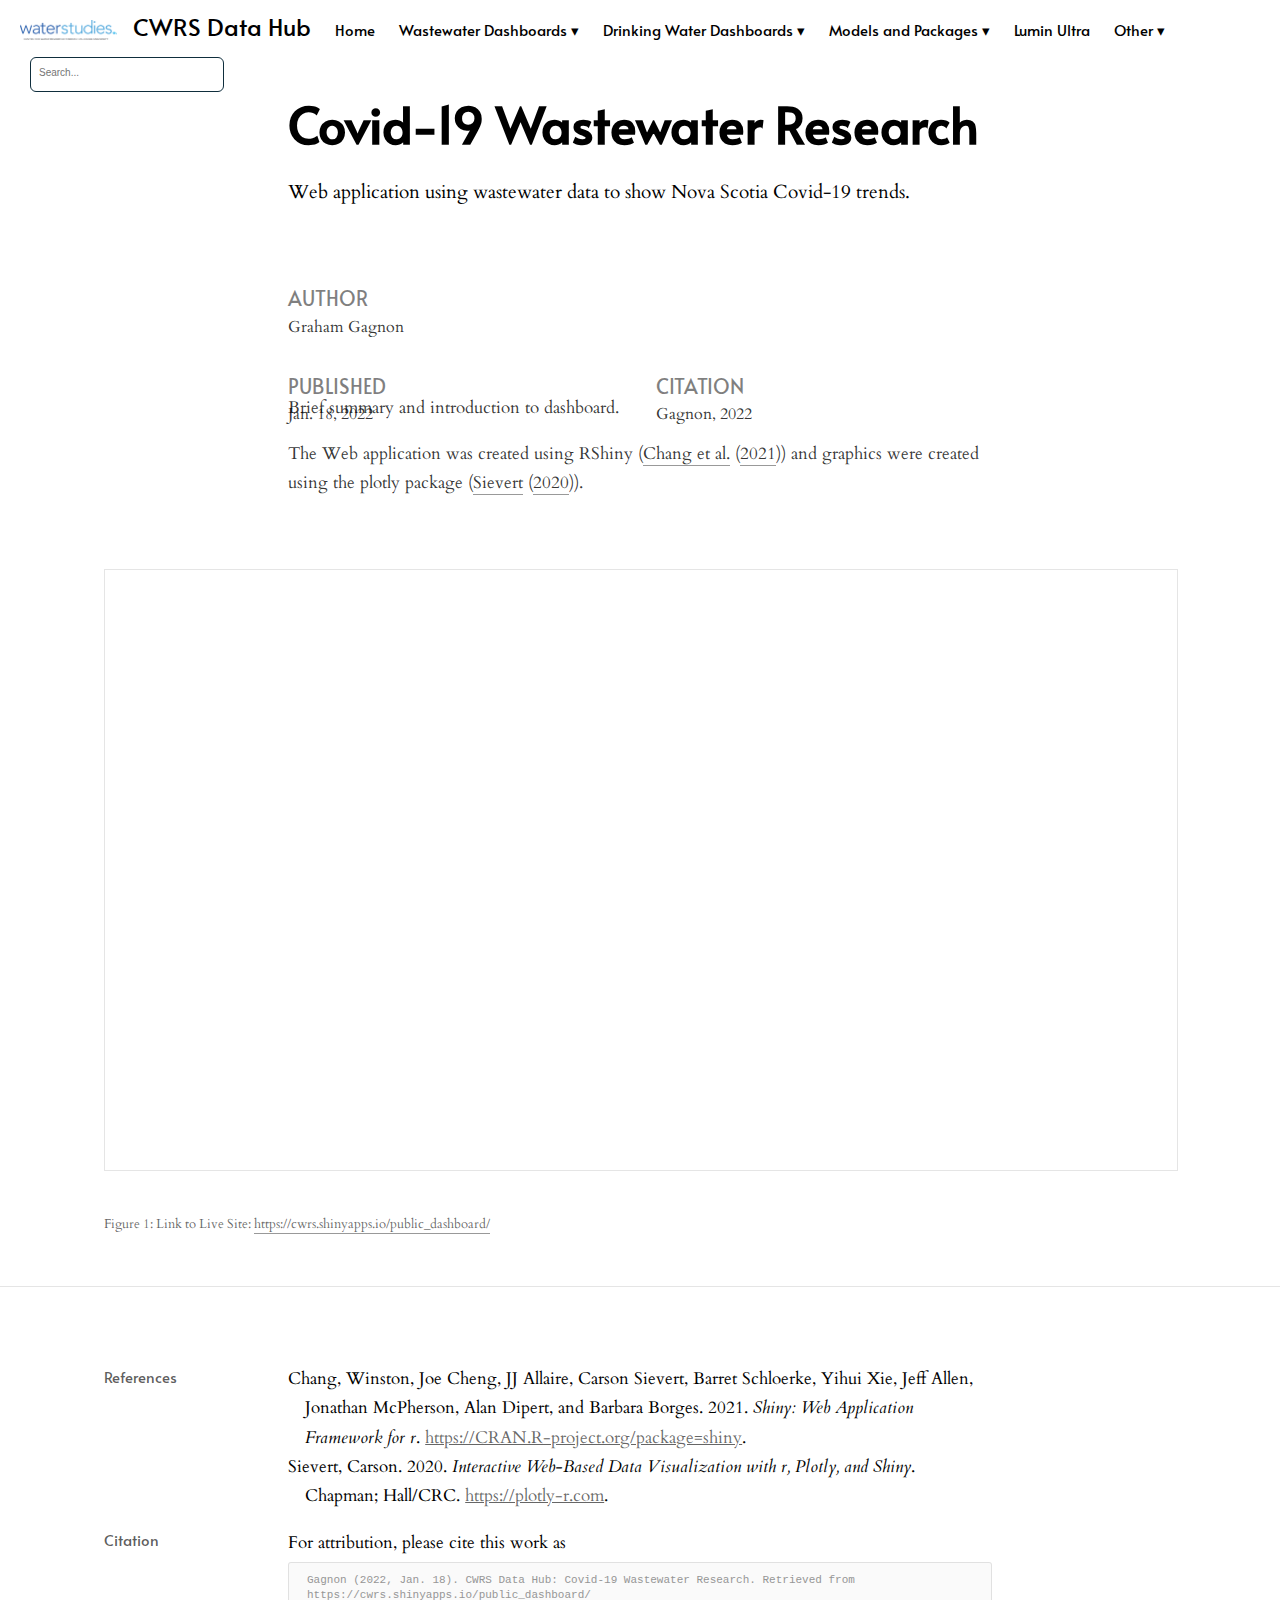
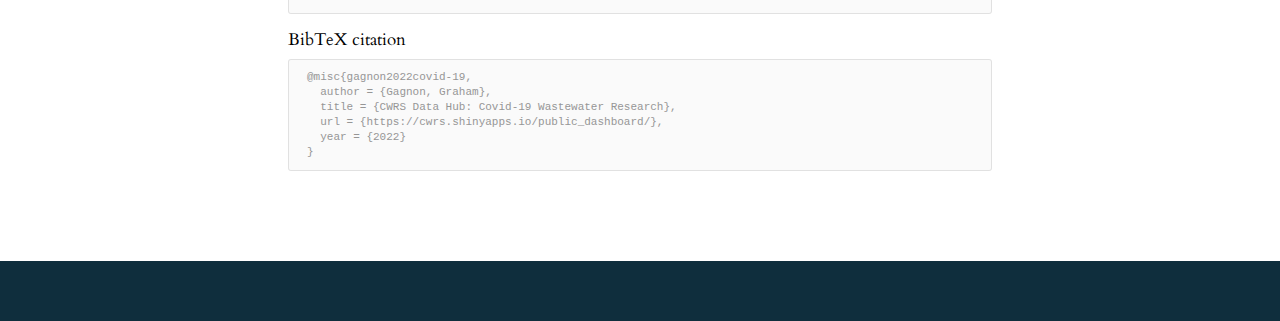
<file: docs/test.html>
<!DOCTYPE html>

<html xmlns="http://www.w3.org/1999/xhtml" lang="" xml:lang="">

<head>
  <meta charset="utf-8"/>
  <meta name="viewport" content="width=device-width, initial-scale=1"/>
  <meta http-equiv="X-UA-Compatible" content="IE=Edge,chrome=1"/>
  <meta name="generator" content="distill" />

  <style type="text/css">
  /* Hide doc at startup (prevent jankiness while JS renders/transforms) */
  body {
    visibility: hidden;
  }
  </style>

 <!--radix_placeholder_import_source-->
 <!--/radix_placeholder_import_source-->

<style type="text/css">code{white-space: pre;}</style>
<style type="text/css" data-origin="pandoc">
pre > code.sourceCode { white-space: pre; position: relative; }
pre > code.sourceCode > span { display: inline-block; line-height: 1.25; }
pre > code.sourceCode > span:empty { height: 1.2em; }
.sourceCode { overflow: visible; }
code.sourceCode > span { color: inherit; text-decoration: inherit; }
div.sourceCode { margin: 1em 0; }
pre.sourceCode { margin: 0; }
@media screen {
div.sourceCode { overflow: auto; }
}
@media print {
pre > code.sourceCode { white-space: pre-wrap; }
pre > code.sourceCode > span { text-indent: -5em; padding-left: 5em; }
}
pre.numberSource code
  { counter-reset: source-line 0; }
pre.numberSource code > span
  { position: relative; left: -4em; counter-increment: source-line; }
pre.numberSource code > span > a:first-child::before
  { content: counter(source-line);
    position: relative; left: -1em; text-align: right; vertical-align: baseline;
    border: none; display: inline-block;
    -webkit-touch-callout: none; -webkit-user-select: none;
    -khtml-user-select: none; -moz-user-select: none;
    -ms-user-select: none; user-select: none;
    padding: 0 4px; width: 4em;
    color: #aaaaaa;
  }
pre.numberSource { margin-left: 3em; border-left: 1px solid #aaaaaa;  padding-left: 4px; }
div.sourceCode
  {   }
@media screen {
pre > code.sourceCode > span > a:first-child::before { text-decoration: underline; }
}
code span.al { color: #ad0000; } /* Alert */
code span.an { color: #5e5e5e; } /* Annotation */
code span.at { } /* Attribute */
code span.bn { color: #ad0000; } /* BaseN */
code span.bu { } /* BuiltIn */
code span.cf { color: #007ba5; } /* ControlFlow */
code span.ch { color: #20794d; } /* Char */
code span.cn { color: #8f5902; } /* Constant */
code span.co { color: #5e5e5e; } /* Comment */
code span.cv { color: #5e5e5e; font-style: italic; } /* CommentVar */
code span.do { color: #5e5e5e; font-style: italic; } /* Documentation */
code span.dt { color: #ad0000; } /* DataType */
code span.dv { color: #ad0000; } /* DecVal */
code span.er { color: #ad0000; } /* Error */
code span.ex { } /* Extension */
code span.fl { color: #ad0000; } /* Float */
code span.fu { color: #4758ab; } /* Function */
code span.im { } /* Import */
code span.in { color: #5e5e5e; } /* Information */
code span.kw { color: #007ba5; } /* Keyword */
code span.op { color: #5e5e5e; } /* Operator */
code span.ot { color: #007ba5; } /* Other */
code span.pp { color: #ad0000; } /* Preprocessor */
code span.sc { color: #5e5e5e; } /* SpecialChar */
code span.ss { color: #20794d; } /* SpecialString */
code span.st { color: #20794d; } /* String */
code span.va { color: #111111; } /* Variable */
code span.vs { color: #20794d; } /* VerbatimString */
code span.wa { color: #5e5e5e; font-style: italic; } /* Warning */
</style>

<style>
  div.csl-bib-body { }
  div.csl-entry {
    clear: both;
    }
  .hanging div.csl-entry {
    margin-left:2em;
    text-indent:-2em;
  }
  div.csl-left-margin {
    min-width:2em;
    float:left;
  }
  div.csl-right-inline {
    margin-left:2em;
    padding-left:1em;
  }
  div.csl-indent {
    margin-left: 2em;
  }
</style>

  <!--radix_placeholder_meta_tags-->
  <title>CWRS Data Hub: Covid-19 Wastewater Research</title>

  <meta property="description" itemprop="description" content="Web application using wastewater data to show Nova Scotia Covid-19 trends."/>

  <link rel="icon" type="image/png" href="water.png"/>

  <!--  https://schema.org/Article -->
  <meta property="article:published" itemprop="datePublished" content="2022-01-18"/>
  <meta property="article:created" itemprop="dateCreated" content="2022-01-18"/>
  <meta name="article:author" content="Graham Gagnon"/>

  <!--  https://developers.facebook.com/docs/sharing/webmasters#markup -->
  <meta property="og:title" content="CWRS Data Hub: Covid-19 Wastewater Research"/>
  <meta property="og:type" content="article"/>
  <meta property="og:description" content="Web application using wastewater data to show Nova Scotia Covid-19 trends."/>
  <meta property="og:locale" content="en_US"/>
  <meta property="og:site_name" content="CWRS Data Hub"/>

  <!--  https://dev.twitter.com/cards/types/summary -->
  <meta property="twitter:card" content="summary"/>
  <meta property="twitter:title" content="CWRS Data Hub: Covid-19 Wastewater Research"/>
  <meta property="twitter:description" content="Web application using wastewater data to show Nova Scotia Covid-19 trends."/>

  <!--  https://scholar.google.com/intl/en/scholar/inclusion.html#indexing -->
  <meta name="citation_title" content="CWRS Data Hub: Covid-19 Wastewater Research"/>
  <meta name="citation_fulltext_html_url" content="https://cwrs.shinyapps.io/public_dashboard/"/>
  <meta name="citation_online_date" content="2022/01/18"/>
  <meta name="citation_publication_date" content="2022/01/18"/>
  <meta name="citation_author" content="Graham Gagnon"/>
  <!--/radix_placeholder_meta_tags-->
  
  <meta name="citation_reference" content="citation_title=Shiny: Web application framework for r;citation_publication_date=2021;citation_author=Winston Chang;citation_author=Joe Cheng;citation_author=JJ Allaire;citation_author=Carson Sievert;citation_author=Barret Schloerke;citation_author=Yihui Xie;citation_author=Jeff Allen;citation_author=Jonathan McPherson;citation_author=Alan Dipert;citation_author=Barbara Borges"/>
  <meta name="citation_reference" content="citation_title=Interactive web-based data visualization with r, plotly, and shiny;citation_publication_date=2020;citation_publisher=Chapman; Hall/CRC;citation_author=Carson Sievert"/>
  <!--radix_placeholder_rmarkdown_metadata-->

  <script type="text/json" id="radix-rmarkdown-metadata">
  {"type":"list","attributes":{"names":{"type":"character","attributes":{},"value":["title","description","date","author","citation_url","bibliography"]}},"value":[{"type":"character","attributes":{},"value":["Covid-19 Wastewater Research"]},{"type":"character","attributes":{},"value":["Web application using wastewater data to show Nova Scotia Covid-19 trends.\n"]},{"type":"character","attributes":{},"value":["January 18, 2022"]},{"type":"list","attributes":{},"value":[{"type":"list","attributes":{"names":{"type":"character","attributes":{},"value":["name","url"]}},"value":[{"type":"character","attributes":{},"value":["Graham Gagnon"]},{"type":"character","attributes":{},"value":["https://cwrs.shinyapps.io/public_dashboard/"]}]}]},{"type":"character","attributes":{},"value":["https://cwrs.shinyapps.io/public_dashboard/"]},{"type":"character","attributes":{},"value":["references.bib"]}]}
  </script>
  <!--/radix_placeholder_rmarkdown_metadata-->
  <!--radix_placeholder_navigation_in_header-->
  <meta name="distill:offset" content=""/>

  <script type="application/javascript">

    window.headroom_prevent_pin = false;

    window.document.addEventListener("DOMContentLoaded", function (event) {

      // initialize headroom for banner
      var header = $('header').get(0);
      var headerHeight = header.offsetHeight;
      var headroom = new Headroom(header, {
        tolerance: 5,
        onPin : function() {
          if (window.headroom_prevent_pin) {
            window.headroom_prevent_pin = false;
            headroom.unpin();
          }
        }
      });
      headroom.init();
      if(window.location.hash)
        headroom.unpin();
      $(header).addClass('headroom--transition');

      // offset scroll location for banner on hash change
      // (see: https://github.com/WickyNilliams/headroom.js/issues/38)
      window.addEventListener("hashchange", function(event) {
        window.scrollTo(0, window.pageYOffset - (headerHeight + 25));
      });

      // responsive menu
      $('.distill-site-header').each(function(i, val) {
        var topnav = $(this);
        var toggle = topnav.find('.nav-toggle');
        toggle.on('click', function() {
          topnav.toggleClass('responsive');
        });
      });

      // nav dropdowns
      $('.nav-dropbtn').click(function(e) {
        $(this).next('.nav-dropdown-content').toggleClass('nav-dropdown-active');
        $(this).parent().siblings('.nav-dropdown')
           .children('.nav-dropdown-content').removeClass('nav-dropdown-active');
      });
      $("body").click(function(e){
        $('.nav-dropdown-content').removeClass('nav-dropdown-active');
      });
      $(".nav-dropdown").click(function(e){
        e.stopPropagation();
      });
    });
  </script>

  <style type="text/css">

  /* Theme (user-documented overrideables for nav appearance) */

  .distill-site-nav {
    color: rgba(255, 255, 255, 0.8);
    background-color: #0F2E3D;
    font-size: 15px;
    font-weight: 300;
  }

  .distill-site-nav a {
    color: inherit;
    text-decoration: none;
  }

  .distill-site-nav a:hover {
    color: white;
  }

  @media print {
    .distill-site-nav {
      display: none;
    }
  }

  .distill-site-header {

  }

  .distill-site-footer {

  }


  /* Site Header */

  .distill-site-header {
    width: 100%;
    box-sizing: border-box;
    z-index: 3;
  }

  .distill-site-header .nav-left {
    display: inline-block;
    margin-left: 8px;
  }

  @media screen and (max-width: 768px) {
    .distill-site-header .nav-left {
      margin-left: 0;
    }
  }


  .distill-site-header .nav-right {
    float: right;
    margin-right: 8px;
  }

  .distill-site-header a,
  .distill-site-header .title {
    display: inline-block;
    text-align: center;
    padding: 14px 10px 14px 10px;
  }

  .distill-site-header .title {
    font-size: 18px;
    min-width: 150px;
  }

  .distill-site-header .logo {
    padding: 0;
  }

  .distill-site-header .logo img {
    display: none;
    max-height: 20px;
    width: auto;
    margin-bottom: -4px;
  }

  .distill-site-header .nav-image img {
    max-height: 18px;
    width: auto;
    display: inline-block;
    margin-bottom: -3px;
  }



  @media screen and (min-width: 1000px) {
    .distill-site-header .logo img {
      display: inline-block;
    }
    .distill-site-header .nav-left {
      margin-left: 20px;
    }
    .distill-site-header .nav-right {
      margin-right: 20px;
    }
    .distill-site-header .title {
      padding-left: 12px;
    }
  }


  .distill-site-header .nav-toggle {
    display: none;
  }

  .nav-dropdown {
    display: inline-block;
    position: relative;
  }

  .nav-dropdown .nav-dropbtn {
    border: none;
    outline: none;
    color: rgba(255, 255, 255, 0.8);
    padding: 16px 10px;
    background-color: transparent;
    font-family: inherit;
    font-size: inherit;
    font-weight: inherit;
    margin: 0;
    margin-top: 1px;
    z-index: 2;
  }

  .nav-dropdown-content {
    display: none;
    position: absolute;
    background-color: white;
    min-width: 200px;
    border: 1px solid rgba(0,0,0,0.15);
    border-radius: 4px;
    box-shadow: 0px 8px 16px 0px rgba(0,0,0,0.1);
    z-index: 1;
    margin-top: 2px;
    white-space: nowrap;
    padding-top: 4px;
    padding-bottom: 4px;
  }

  .nav-dropdown-content hr {
    margin-top: 4px;
    margin-bottom: 4px;
    border: none;
    border-bottom: 1px solid rgba(0, 0, 0, 0.1);
  }

  .nav-dropdown-active {
    display: block;
  }

  .nav-dropdown-content a, .nav-dropdown-content .nav-dropdown-header {
    color: black;
    padding: 6px 24px;
    text-decoration: none;
    display: block;
    text-align: left;
  }

  .nav-dropdown-content .nav-dropdown-header {
    display: block;
    padding: 5px 24px;
    padding-bottom: 0;
    text-transform: uppercase;
    font-size: 14px;
    color: #999999;
    white-space: nowrap;
  }

  .nav-dropdown:hover .nav-dropbtn {
    color: white;
  }

  .nav-dropdown-content a:hover {
    background-color: #ddd;
    color: black;
  }

  .nav-right .nav-dropdown-content {
    margin-left: -45%;
    right: 0;
  }

  @media screen and (max-width: 768px) {
    .distill-site-header a, .distill-site-header .nav-dropdown  {display: none;}
    .distill-site-header a.nav-toggle {
      float: right;
      display: block;
    }
    .distill-site-header .title {
      margin-left: 0;
    }
    .distill-site-header .nav-right {
      margin-right: 0;
    }
    .distill-site-header {
      overflow: hidden;
    }
    .nav-right .nav-dropdown-content {
      margin-left: 0;
    }
  }


  @media screen and (max-width: 768px) {
    .distill-site-header.responsive {position: relative; min-height: 500px; }
    .distill-site-header.responsive a.nav-toggle {
      position: absolute;
      right: 0;
      top: 0;
    }
    .distill-site-header.responsive a,
    .distill-site-header.responsive .nav-dropdown {
      display: block;
      text-align: left;
    }
    .distill-site-header.responsive .nav-left,
    .distill-site-header.responsive .nav-right {
      width: 100%;
    }
    .distill-site-header.responsive .nav-dropdown {float: none;}
    .distill-site-header.responsive .nav-dropdown-content {position: relative;}
    .distill-site-header.responsive .nav-dropdown .nav-dropbtn {
      display: block;
      width: 100%;
      text-align: left;
    }
  }

  /* Site Footer */

  .distill-site-footer {
    width: 100%;
    overflow: hidden;
    box-sizing: border-box;
    z-index: 3;
    margin-top: 30px;
    padding-top: 30px;
    padding-bottom: 30px;
    text-align: center;
  }

  /* Headroom */

  d-title {
    padding-top: 6rem;
  }

  @media print {
    d-title {
      padding-top: 4rem;
    }
  }

  .headroom {
    z-index: 1000;
    position: fixed;
    top: 0;
    left: 0;
    right: 0;
  }

  .headroom--transition {
    transition: all .4s ease-in-out;
  }

  .headroom--unpinned {
    top: -100px;
  }

  .headroom--pinned {
    top: 0;
  }

  /* adjust viewport for navbar height */
  /* helps vertically center bootstrap (non-distill) content */
  .min-vh-100 {
    min-height: calc(100vh - 100px) !important;
  }

  </style>

  <script src="site_libs/jquery-3.6.0/jquery-3.6.0.min.js"></script>
  <link href="site_libs/font-awesome-5.1.0/css/all.css" rel="stylesheet"/>
  <link href="site_libs/font-awesome-5.1.0/css/v4-shims.css" rel="stylesheet"/>
  <script src="site_libs/headroom-0.9.4/headroom.min.js"></script>
  <script src="site_libs/autocomplete-0.37.1/autocomplete.min.js"></script>
  <script src="site_libs/fuse-6.4.1/fuse.min.js"></script>

  <script type="application/javascript">

  function getMeta(metaName) {
    var metas = document.getElementsByTagName('meta');
    for (let i = 0; i < metas.length; i++) {
      if (metas[i].getAttribute('name') === metaName) {
        return metas[i].getAttribute('content');
      }
    }
    return '';
  }

  function offsetURL(url) {
    var offset = getMeta('distill:offset');
    return offset ? offset + '/' + url : url;
  }

  function createFuseIndex() {

    // create fuse index
    var options = {
      keys: [
        { name: 'title', weight: 20 },
        { name: 'categories', weight: 15 },
        { name: 'description', weight: 10 },
        { name: 'contents', weight: 5 },
      ],
      ignoreLocation: true,
      threshold: 0
    };
    var fuse = new window.Fuse([], options);

    // fetch the main search.json
    return fetch(offsetURL('search.json'))
      .then(function(response) {
        if (response.status == 200) {
          return response.json().then(function(json) {
            // index main articles
            json.articles.forEach(function(article) {
              fuse.add(article);
            });
            // download collections and index their articles
            return Promise.all(json.collections.map(function(collection) {
              return fetch(offsetURL(collection)).then(function(response) {
                if (response.status === 200) {
                  return response.json().then(function(articles) {
                    articles.forEach(function(article) {
                      fuse.add(article);
                    });
                  })
                } else {
                  return Promise.reject(
                    new Error('Unexpected status from search index request: ' +
                              response.status)
                  );
                }
              });
            })).then(function() {
              return fuse;
            });
          });

        } else {
          return Promise.reject(
            new Error('Unexpected status from search index request: ' +
                        response.status)
          );
        }
      });
  }

  window.document.addEventListener("DOMContentLoaded", function (event) {

    // get search element (bail if we don't have one)
    var searchEl = window.document.getElementById('distill-search');
    if (!searchEl)
      return;

    createFuseIndex()
      .then(function(fuse) {

        // make search box visible
        searchEl.classList.remove('hidden');

        // initialize autocomplete
        var options = {
          autoselect: true,
          hint: false,
          minLength: 2,
        };
        window.autocomplete(searchEl, options, [{
          source: function(query, callback) {
            const searchOptions = {
              isCaseSensitive: false,
              shouldSort: true,
              minMatchCharLength: 2,
              limit: 10,
            };
            var results = fuse.search(query, searchOptions);
            callback(results
              .map(function(result) { return result.item; })
            );
          },
          templates: {
            suggestion: function(suggestion) {
              var img = suggestion.preview && Object.keys(suggestion.preview).length > 0
                ? `<img src="${offsetURL(suggestion.preview)}"</img>`
                : '';
              var html = `
                <div class="search-item">
                  <h3>${suggestion.title}</h3>
                  <div class="search-item-description">
                    ${suggestion.description || ''}
                  </div>
                  <div class="search-item-preview">
                    ${img}
                  </div>
                </div>
              `;
              return html;
            }
          }
        }]).on('autocomplete:selected', function(event, suggestion) {
          window.location.href = offsetURL(suggestion.path);
        });
        // remove inline display style on autocompleter (we want to
        // manage responsive display via css)
        $('.algolia-autocomplete').css("display", "");
      })
      .catch(function(error) {
        console.log(error);
      });

  });

  </script>

  <style type="text/css">

  .nav-search {
    font-size: x-small;
  }

  /* Algolioa Autocomplete */

  .algolia-autocomplete {
    display: inline-block;
    margin-left: 10px;
    vertical-align: sub;
    background-color: white;
    color: black;
    padding: 6px;
    padding-top: 8px;
    padding-bottom: 0;
    border-radius: 6px;
    border: 1px #0F2E3D solid;
    width: 180px;
  }


  @media screen and (max-width: 768px) {
    .distill-site-nav .algolia-autocomplete {
      display: none;
      visibility: hidden;
    }
    .distill-site-nav.responsive .algolia-autocomplete {
      display: inline-block;
      visibility: visible;
    }
    .distill-site-nav.responsive .algolia-autocomplete .aa-dropdown-menu {
      margin-left: 0;
      width: 400px;
      max-height: 400px;
    }
  }

  .algolia-autocomplete .aa-input, .algolia-autocomplete .aa-hint {
    width: 90%;
    outline: none;
    border: none;
  }

  .algolia-autocomplete .aa-hint {
    color: #999;
  }
  .algolia-autocomplete .aa-dropdown-menu {
    width: 550px;
    max-height: 70vh;
    overflow-x: visible;
    overflow-y: scroll;
    padding: 5px;
    margin-top: 3px;
    margin-left: -150px;
    background-color: #fff;
    border-radius: 5px;
    border: 1px solid #999;
    border-top: none;
  }

  .algolia-autocomplete .aa-dropdown-menu .aa-suggestion {
    cursor: pointer;
    padding: 5px 4px;
    border-bottom: 1px solid #eee;
  }

  .algolia-autocomplete .aa-dropdown-menu .aa-suggestion:last-of-type {
    border-bottom: none;
    margin-bottom: 2px;
  }

  .algolia-autocomplete .aa-dropdown-menu .aa-suggestion .search-item {
    overflow: hidden;
    font-size: 0.8em;
    line-height: 1.4em;
  }

  .algolia-autocomplete .aa-dropdown-menu .aa-suggestion .search-item h3 {
    font-size: 1rem;
    margin-block-start: 0;
    margin-block-end: 5px;
  }

  .algolia-autocomplete .aa-dropdown-menu .aa-suggestion .search-item-description {
    display: inline-block;
    overflow: hidden;
    height: 2.8em;
    width: 80%;
    margin-right: 4%;
  }

  .algolia-autocomplete .aa-dropdown-menu .aa-suggestion .search-item-preview {
    display: inline-block;
    width: 15%;
  }

  .algolia-autocomplete .aa-dropdown-menu .aa-suggestion .search-item-preview img {
    height: 3em;
    width: auto;
    display: none;
  }

  .algolia-autocomplete .aa-dropdown-menu .aa-suggestion .search-item-preview img[src] {
    display: initial;
  }

  .algolia-autocomplete .aa-dropdown-menu .aa-suggestion.aa-cursor {
    background-color: #eee;
  }
  .algolia-autocomplete .aa-dropdown-menu .aa-suggestion em {
    font-weight: bold;
    font-style: normal;
  }

  </style>


  <!--/radix_placeholder_navigation_in_header-->
  <!--radix_placeholder_distill-->

  <style type="text/css">

  body {
    background-color: white;
  }

  .pandoc-table {
    width: 100%;
  }

  .pandoc-table>caption {
    margin-bottom: 10px;
  }

  .pandoc-table th:not([align]) {
    text-align: left;
  }

  .pagedtable-footer {
    font-size: 15px;
  }

  d-byline .byline {
    grid-template-columns: 2fr 2fr;
  }

  d-byline .byline h3 {
    margin-block-start: 1.5em;
  }

  d-byline .byline .authors-affiliations h3 {
    margin-block-start: 0.5em;
  }

  .authors-affiliations .orcid-id {
    width: 16px;
    height:16px;
    margin-left: 4px;
    margin-right: 4px;
    vertical-align: middle;
    padding-bottom: 2px;
  }

  d-title .dt-tags {
    margin-top: 1em;
    grid-column: text;
  }

  .dt-tags .dt-tag {
    text-decoration: none;
    display: inline-block;
    color: rgba(0,0,0,0.6);
    padding: 0em 0.4em;
    margin-right: 0.5em;
    margin-bottom: 0.4em;
    font-size: 70%;
    border: 1px solid rgba(0,0,0,0.2);
    border-radius: 3px;
    text-transform: uppercase;
    font-weight: 500;
  }

  d-article table.gt_table td,
  d-article table.gt_table th {
    border-bottom: none;
  }

  .html-widget {
    margin-bottom: 2.0em;
  }

  .l-screen-inset {
    padding-right: 16px;
  }

  .l-screen .caption {
    margin-left: 10px;
  }

  .shaded {
    background: rgb(247, 247, 247);
    padding-top: 20px;
    padding-bottom: 20px;
    border-top: 1px solid rgba(0, 0, 0, 0.1);
    border-bottom: 1px solid rgba(0, 0, 0, 0.1);
  }

  .shaded .html-widget {
    margin-bottom: 0;
    border: 1px solid rgba(0, 0, 0, 0.1);
  }

  .shaded .shaded-content {
    background: white;
  }

  .text-output {
    margin-top: 0;
    line-height: 1.5em;
  }

  .hidden {
    display: none !important;
  }

  d-article {
    padding-top: 2.5rem;
    padding-bottom: 30px;
  }

  d-appendix {
    padding-top: 30px;
  }

  d-article>p>img {
    width: 100%;
  }

  d-article h2 {
    margin: 1rem 0 1.5rem 0;
  }

  d-article h3 {
    margin-top: 1.5rem;
  }

  d-article iframe {
    border: 1px solid rgba(0, 0, 0, 0.1);
    margin-bottom: 2.0em;
    width: 100%;
  }

  /* Tweak code blocks */

  d-article div.sourceCode code,
  d-article pre code {
    font-family: Consolas, Monaco, 'Andale Mono', 'Ubuntu Mono', monospace;
  }

  d-article pre,
  d-article div.sourceCode,
  d-article div.sourceCode pre {
    overflow: auto;
  }

  d-article div.sourceCode {
    background-color: white;
  }

  d-article div.sourceCode pre {
    padding-left: 10px;
    font-size: 12px;
    border-left: 2px solid rgba(0,0,0,0.1);
  }

  d-article pre {
    font-size: 12px;
    color: black;
    background: none;
    margin-top: 0;
    text-align: left;
    white-space: pre;
    word-spacing: normal;
    word-break: normal;
    word-wrap: normal;
    line-height: 1.5;

    -moz-tab-size: 4;
    -o-tab-size: 4;
    tab-size: 4;

    -webkit-hyphens: none;
    -moz-hyphens: none;
    -ms-hyphens: none;
    hyphens: none;
  }

  d-article pre a {
    border-bottom: none;
  }

  d-article pre a:hover {
    border-bottom: none;
    text-decoration: underline;
  }

  d-article details {
    grid-column: text;
    margin-bottom: 0.8em;
  }

  @media(min-width: 768px) {

  d-article pre,
  d-article div.sourceCode,
  d-article div.sourceCode pre {
    overflow: visible !important;
  }

  d-article div.sourceCode pre {
    padding-left: 18px;
    font-size: 14px;
  }

  d-article pre {
    font-size: 14px;
  }

  }

  figure img.external {
    background: white;
    border: 1px solid rgba(0, 0, 0, 0.1);
    box-shadow: 0 1px 8px rgba(0, 0, 0, 0.1);
    padding: 18px;
    box-sizing: border-box;
  }

  /* CSS for d-contents */

  .d-contents {
    grid-column: text;
    color: rgba(0,0,0,0.8);
    font-size: 0.9em;
    padding-bottom: 1em;
    margin-bottom: 1em;
    padding-bottom: 0.5em;
    margin-bottom: 1em;
    padding-left: 0.25em;
    justify-self: start;
  }

  @media(min-width: 1000px) {
    .d-contents.d-contents-float {
      height: 0;
      grid-column-start: 1;
      grid-column-end: 4;
      justify-self: center;
      padding-right: 3em;
      padding-left: 2em;
    }
  }

  .d-contents nav h3 {
    font-size: 18px;
    margin-top: 0;
    margin-bottom: 1em;
  }

  .d-contents li {
    list-style-type: none
  }

  .d-contents nav > ul {
    padding-left: 0;
  }

  .d-contents ul {
    padding-left: 1em
  }

  .d-contents nav ul li {
    margin-top: 0.6em;
    margin-bottom: 0.2em;
  }

  .d-contents nav a {
    font-size: 13px;
    border-bottom: none;
    text-decoration: none
    color: rgba(0, 0, 0, 0.8);
  }

  .d-contents nav a:hover {
    text-decoration: underline solid rgba(0, 0, 0, 0.6)
  }

  .d-contents nav > ul > li > a {
    font-weight: 600;
  }

  .d-contents nav > ul > li > ul {
    font-weight: inherit;
  }

  .d-contents nav > ul > li > ul > li {
    margin-top: 0.2em;
  }


  .d-contents nav ul {
    margin-top: 0;
    margin-bottom: 0.25em;
  }

  .d-article-with-toc h2:nth-child(2) {
    margin-top: 0;
  }


  /* Figure */

  .figure {
    position: relative;
    margin-bottom: 2.5em;
    margin-top: 1.5em;
  }

  .figure img {
    width: 100%;
  }

  .figure .caption {
    color: rgba(0, 0, 0, 0.6);
    font-size: 12px;
    line-height: 1.5em;
  }

  .figure img.external {
    background: white;
    border: 1px solid rgba(0, 0, 0, 0.1);
    box-shadow: 0 1px 8px rgba(0, 0, 0, 0.1);
    padding: 18px;
    box-sizing: border-box;
  }

  .figure .caption a {
    color: rgba(0, 0, 0, 0.6);
  }

  .figure .caption b,
  .figure .caption strong, {
    font-weight: 600;
    color: rgba(0, 0, 0, 1.0);
  }

  /* Citations */

  d-article .citation {
    color: inherit;
    cursor: inherit;
  }

  div.hanging-indent{
    margin-left: 1em; text-indent: -1em;
  }

  /* Citation hover box */

  .tippy-box[data-theme~=light-border] {
    background-color: rgba(250, 250, 250, 0.95);
  }

  .tippy-content > p {
    margin-bottom: 0;
    padding: 2px;
  }


  /* Tweak 1000px media break to show more text */

  @media(min-width: 1000px) {
    .base-grid,
    distill-header,
    d-title,
    d-abstract,
    d-article,
    d-appendix,
    distill-appendix,
    d-byline,
    d-footnote-list,
    d-citation-list,
    distill-footer {
      grid-template-columns: [screen-start] 1fr [page-start kicker-start] 80px [middle-start] 50px [text-start kicker-end] 65px 65px 65px 65px 65px 65px 65px 65px [text-end gutter-start] 65px [middle-end] 65px [page-end gutter-end] 1fr [screen-end];
      grid-column-gap: 16px;
    }

    .grid {
      grid-column-gap: 16px;
    }

    d-article {
      font-size: 1.06rem;
      line-height: 1.7em;
    }
    figure .caption, .figure .caption, figure figcaption {
      font-size: 13px;
    }
  }

  @media(min-width: 1180px) {
    .base-grid,
    distill-header,
    d-title,
    d-abstract,
    d-article,
    d-appendix,
    distill-appendix,
    d-byline,
    d-footnote-list,
    d-citation-list,
    distill-footer {
      grid-template-columns: [screen-start] 1fr [page-start kicker-start] 60px [middle-start] 60px [text-start kicker-end] 60px 60px 60px 60px 60px 60px 60px 60px [text-end gutter-start] 60px [middle-end] 60px [page-end gutter-end] 1fr [screen-end];
      grid-column-gap: 32px;
    }

    .grid {
      grid-column-gap: 32px;
    }
  }


  /* Get the citation styles for the appendix (not auto-injected on render since
     we do our own rendering of the citation appendix) */

  d-appendix .citation-appendix,
  .d-appendix .citation-appendix {
    font-size: 11px;
    line-height: 15px;
    border-left: 1px solid rgba(0, 0, 0, 0.1);
    padding-left: 18px;
    border: 1px solid rgba(0,0,0,0.1);
    background: rgba(0, 0, 0, 0.02);
    padding: 10px 18px;
    border-radius: 3px;
    color: rgba(150, 150, 150, 1);
    overflow: hidden;
    margin-top: -12px;
    white-space: pre-wrap;
    word-wrap: break-word;
  }

  /* Include appendix styles here so they can be overridden */

  d-appendix {
    contain: layout style;
    font-size: 0.8em;
    line-height: 1.7em;
    margin-top: 60px;
    margin-bottom: 0;
    border-top: 1px solid rgba(0, 0, 0, 0.1);
    color: rgba(0,0,0,0.5);
    padding-top: 60px;
    padding-bottom: 48px;
  }

  d-appendix h3 {
    grid-column: page-start / text-start;
    font-size: 15px;
    font-weight: 500;
    margin-top: 1em;
    margin-bottom: 0;
    color: rgba(0,0,0,0.65);
  }

  d-appendix h3 + * {
    margin-top: 1em;
  }

  d-appendix ol {
    padding: 0 0 0 15px;
  }

  @media (min-width: 768px) {
    d-appendix ol {
      padding: 0 0 0 30px;
      margin-left: -30px;
    }
  }

  d-appendix li {
    margin-bottom: 1em;
  }

  d-appendix a {
    color: rgba(0, 0, 0, 0.6);
  }

  d-appendix > * {
    grid-column: text;
  }

  d-appendix > d-footnote-list,
  d-appendix > d-citation-list,
  d-appendix > distill-appendix {
    grid-column: screen;
  }

  /* Include footnote styles here so they can be overridden */

  d-footnote-list {
    contain: layout style;
  }

  d-footnote-list > * {
    grid-column: text;
  }

  d-footnote-list a.footnote-backlink {
    color: rgba(0,0,0,0.3);
    padding-left: 0.5em;
  }



  /* Anchor.js */

  .anchorjs-link {
    /*transition: all .25s linear; */
    text-decoration: none;
    border-bottom: none;
  }
  *:hover > .anchorjs-link {
    margin-left: -1.125em !important;
    text-decoration: none;
    border-bottom: none;
  }

  /* Social footer */

  .social_footer {
    margin-top: 30px;
    margin-bottom: 0;
    color: rgba(0,0,0,0.67);
  }

  .disqus-comments {
    margin-right: 30px;
  }

  .disqus-comment-count {
    border-bottom: 1px solid rgba(0, 0, 0, 0.4);
    cursor: pointer;
  }

  #disqus_thread {
    margin-top: 30px;
  }

  .article-sharing a {
    border-bottom: none;
    margin-right: 8px;
  }

  .article-sharing a:hover {
    border-bottom: none;
  }

  .sidebar-section.subscribe {
    font-size: 12px;
    line-height: 1.6em;
  }

  .subscribe p {
    margin-bottom: 0.5em;
  }


  .article-footer .subscribe {
    font-size: 15px;
    margin-top: 45px;
  }


  .sidebar-section.custom {
    font-size: 12px;
    line-height: 1.6em;
  }

  .custom p {
    margin-bottom: 0.5em;
  }

  /* Styles for listing layout (hide title) */
  .layout-listing d-title, .layout-listing .d-title {
    display: none;
  }

  /* Styles for posts lists (not auto-injected) */


  .posts-with-sidebar {
    padding-left: 45px;
    padding-right: 45px;
  }

  .posts-list .description h2,
  .posts-list .description p {
    font-family: -apple-system, BlinkMacSystemFont, "Segoe UI", Roboto, Oxygen, Ubuntu, Cantarell, "Fira Sans", "Droid Sans", "Helvetica Neue", Arial, sans-serif;
  }

  .posts-list .description h2 {
    font-weight: 700;
    border-bottom: none;
    padding-bottom: 0;
  }

  .posts-list h2.post-tag {
    border-bottom: 1px solid rgba(0, 0, 0, 0.2);
    padding-bottom: 12px;
  }
  .posts-list {
    margin-top: 60px;
    margin-bottom: 24px;
  }

  .posts-list .post-preview {
    text-decoration: none;
    overflow: hidden;
    display: block;
    border-bottom: 1px solid rgba(0, 0, 0, 0.1);
    padding: 24px 0;
  }

  .post-preview-last {
    border-bottom: none !important;
  }

  .posts-list .posts-list-caption {
    grid-column: screen;
    font-weight: 400;
  }

  .posts-list .post-preview h2 {
    margin: 0 0 6px 0;
    line-height: 1.2em;
    font-style: normal;
    font-size: 24px;
  }

  .posts-list .post-preview p {
    margin: 0 0 12px 0;
    line-height: 1.4em;
    font-size: 16px;
  }

  .posts-list .post-preview .thumbnail {
    box-sizing: border-box;
    margin-bottom: 24px;
    position: relative;
    max-width: 500px;
  }
  .posts-list .post-preview img {
    width: 100%;
    display: block;
  }

  .posts-list .metadata {
    font-size: 12px;
    line-height: 1.4em;
    margin-bottom: 18px;
  }

  .posts-list .metadata > * {
    display: inline-block;
  }

  .posts-list .metadata .publishedDate {
    margin-right: 2em;
  }

  .posts-list .metadata .dt-authors {
    display: block;
    margin-top: 0.3em;
    margin-right: 2em;
  }

  .posts-list .dt-tags {
    display: block;
    line-height: 1em;
  }

  .posts-list .dt-tags .dt-tag {
    display: inline-block;
    color: rgba(0,0,0,0.6);
    padding: 0.3em 0.4em;
    margin-right: 0.2em;
    margin-bottom: 0.4em;
    font-size: 60%;
    border: 1px solid rgba(0,0,0,0.2);
    border-radius: 3px;
    text-transform: uppercase;
    font-weight: 500;
  }

  .posts-list img {
    opacity: 1;
  }

  .posts-list img[data-src] {
    opacity: 0;
  }

  .posts-more {
    clear: both;
  }


  .posts-sidebar {
    font-size: 16px;
  }

  .posts-sidebar h3 {
    font-size: 16px;
    margin-top: 0;
    margin-bottom: 0.5em;
    font-weight: 400;
    text-transform: uppercase;
  }

  .sidebar-section {
    margin-bottom: 30px;
  }

  .categories ul {
    list-style-type: none;
    margin: 0;
    padding: 0;
  }

  .categories li {
    color: rgba(0, 0, 0, 0.8);
    margin-bottom: 0;
  }

  .categories li>a {
    border-bottom: none;
  }

  .categories li>a:hover {
    border-bottom: 1px solid rgba(0, 0, 0, 0.4);
  }

  .categories .active {
    font-weight: 600;
  }

  .categories .category-count {
    color: rgba(0, 0, 0, 0.4);
  }


  @media(min-width: 768px) {
    .posts-list .post-preview h2 {
      font-size: 26px;
    }
    .posts-list .post-preview .thumbnail {
      float: right;
      width: 30%;
      margin-bottom: 0;
    }
    .posts-list .post-preview .description {
      float: left;
      width: 45%;
    }
    .posts-list .post-preview .metadata {
      float: left;
      width: 20%;
      margin-top: 8px;
    }
    .posts-list .post-preview p {
      margin: 0 0 12px 0;
      line-height: 1.5em;
      font-size: 16px;
    }
    .posts-with-sidebar .posts-list {
      float: left;
      width: 75%;
    }
    .posts-with-sidebar .posts-sidebar {
      float: right;
      width: 20%;
      margin-top: 60px;
      padding-top: 24px;
      padding-bottom: 24px;
    }
  }


  /* Improve display for browsers without grid (IE/Edge <= 15) */

  .downlevel {
    line-height: 1.6em;
    font-family: -apple-system, BlinkMacSystemFont, "Segoe UI", Roboto, Oxygen, Ubuntu, Cantarell, "Fira Sans", "Droid Sans", "Helvetica Neue", Arial, sans-serif;
    margin: 0;
  }

  .downlevel .d-title {
    padding-top: 6rem;
    padding-bottom: 1.5rem;
  }

  .downlevel .d-title h1 {
    font-size: 50px;
    font-weight: 700;
    line-height: 1.1em;
    margin: 0 0 0.5rem;
  }

  .downlevel .d-title p {
    font-weight: 300;
    font-size: 1.2rem;
    line-height: 1.55em;
    margin-top: 0;
  }

  .downlevel .d-byline {
    padding-top: 0.8em;
    padding-bottom: 0.8em;
    font-size: 0.8rem;
    line-height: 1.8em;
  }

  .downlevel .section-separator {
    border: none;
    border-top: 1px solid rgba(0, 0, 0, 0.1);
  }

  .downlevel .d-article {
    font-size: 1.06rem;
    line-height: 1.7em;
    padding-top: 1rem;
    padding-bottom: 2rem;
  }


  .downlevel .d-appendix {
    padding-left: 0;
    padding-right: 0;
    max-width: none;
    font-size: 0.8em;
    line-height: 1.7em;
    margin-bottom: 0;
    color: rgba(0,0,0,0.5);
    padding-top: 40px;
    padding-bottom: 48px;
  }

  .downlevel .footnotes ol {
    padding-left: 13px;
  }

  .downlevel .base-grid,
  .downlevel .distill-header,
  .downlevel .d-title,
  .downlevel .d-abstract,
  .downlevel .d-article,
  .downlevel .d-appendix,
  .downlevel .distill-appendix,
  .downlevel .d-byline,
  .downlevel .d-footnote-list,
  .downlevel .d-citation-list,
  .downlevel .distill-footer,
  .downlevel .appendix-bottom,
  .downlevel .posts-container {
    padding-left: 40px;
    padding-right: 40px;
  }

  @media(min-width: 768px) {
    .downlevel .base-grid,
    .downlevel .distill-header,
    .downlevel .d-title,
    .downlevel .d-abstract,
    .downlevel .d-article,
    .downlevel .d-appendix,
    .downlevel .distill-appendix,
    .downlevel .d-byline,
    .downlevel .d-footnote-list,
    .downlevel .d-citation-list,
    .downlevel .distill-footer,
    .downlevel .appendix-bottom,
    .downlevel .posts-container {
    padding-left: 150px;
    padding-right: 150px;
    max-width: 900px;
  }
  }

  .downlevel pre code {
    display: block;
    border-left: 2px solid rgba(0, 0, 0, .1);
    padding: 0 0 0 20px;
    font-size: 14px;
  }

  .downlevel code, .downlevel pre {
    color: black;
    background: none;
    font-family: Consolas, Monaco, 'Andale Mono', 'Ubuntu Mono', monospace;
    text-align: left;
    white-space: pre;
    word-spacing: normal;
    word-break: normal;
    word-wrap: normal;
    line-height: 1.5;

    -moz-tab-size: 4;
    -o-tab-size: 4;
    tab-size: 4;

    -webkit-hyphens: none;
    -moz-hyphens: none;
    -ms-hyphens: none;
    hyphens: none;
  }

  .downlevel .posts-list .post-preview {
    color: inherit;
  }



  </style>

  <script type="application/javascript">

  function is_downlevel_browser() {
    if (bowser.isUnsupportedBrowser({ msie: "12", msedge: "16"},
                                   window.navigator.userAgent)) {
      return true;
    } else {
      return window.load_distill_framework === undefined;
    }
  }

  // show body when load is complete
  function on_load_complete() {

    // add anchors
    if (window.anchors) {
      window.anchors.options.placement = 'left';
      window.anchors.add('d-article > h2, d-article > h3, d-article > h4, d-article > h5');
    }


    // set body to visible
    document.body.style.visibility = 'visible';

    // force redraw for leaflet widgets
    if (window.HTMLWidgets) {
      var maps = window.HTMLWidgets.findAll(".leaflet");
      $.each(maps, function(i, el) {
        var map = this.getMap();
        map.invalidateSize();
        map.eachLayer(function(layer) {
          if (layer instanceof L.TileLayer)
            layer.redraw();
        });
      });
    }

    // trigger 'shown' so htmlwidgets resize
    $('d-article').trigger('shown');
  }

  function init_distill() {

    init_common();

    // create front matter
    var front_matter = $('<d-front-matter></d-front-matter>');
    $('#distill-front-matter').wrap(front_matter);

    // create d-title
    $('.d-title').changeElementType('d-title');

    // create d-byline
    var byline = $('<d-byline></d-byline>');
    $('.d-byline').replaceWith(byline);

    // create d-article
    var article = $('<d-article></d-article>');
    $('.d-article').wrap(article).children().unwrap();

    // move posts container into article
    $('.posts-container').appendTo($('d-article'));

    // create d-appendix
    $('.d-appendix').changeElementType('d-appendix');

    // flag indicating that we have appendix items
    var appendix = $('.appendix-bottom').children('h3').length > 0;

    // replace footnotes with <d-footnote>
    $('.footnote-ref').each(function(i, val) {
      appendix = true;
      var href = $(this).attr('href');
      var id = href.replace('#', '');
      var fn = $('#' + id);
      var fn_p = $('#' + id + '>p');
      fn_p.find('.footnote-back').remove();
      var text = fn_p.html();
      var dtfn = $('<d-footnote></d-footnote>');
      dtfn.html(text);
      $(this).replaceWith(dtfn);
    });
    // remove footnotes
    $('.footnotes').remove();

    // move refs into #references-listing
    $('#references-listing').replaceWith($('#refs'));

    $('h1.appendix, h2.appendix').each(function(i, val) {
      $(this).changeElementType('h3');
    });
    $('h3.appendix').each(function(i, val) {
      var id = $(this).attr('id');
      $('.d-contents a[href="#' + id + '"]').parent().remove();
      appendix = true;
      $(this).nextUntil($('h1, h2, h3')).addBack().appendTo($('d-appendix'));
    });

    // show d-appendix if we have appendix content
    $("d-appendix").css('display', appendix ? 'grid' : 'none');

    // localize layout chunks to just output
    $('.layout-chunk').each(function(i, val) {

      // capture layout
      var layout = $(this).attr('data-layout');

      // apply layout to markdown level block elements
      var elements = $(this).children().not('details, div.sourceCode, pre, script');
      elements.each(function(i, el) {
        var layout_div = $('<div class="' + layout + '"></div>');
        if (layout_div.hasClass('shaded')) {
          var shaded_content = $('<div class="shaded-content"></div>');
          $(this).wrap(shaded_content);
          $(this).parent().wrap(layout_div);
        } else {
          $(this).wrap(layout_div);
        }
      });


      // unwrap the layout-chunk div
      $(this).children().unwrap();
    });

    // remove code block used to force  highlighting css
    $('.distill-force-highlighting-css').parent().remove();

    // remove empty line numbers inserted by pandoc when using a
    // custom syntax highlighting theme
    $('code.sourceCode a:empty').remove();

    // load distill framework
    load_distill_framework();

    // wait for window.distillRunlevel == 4 to do post processing
    function distill_post_process() {

      if (!window.distillRunlevel || window.distillRunlevel < 4)
        return;

      // hide author/affiliations entirely if we have no authors
      var front_matter = JSON.parse($("#distill-front-matter").html());
      var have_authors = front_matter.authors && front_matter.authors.length > 0;
      if (!have_authors)
        $('d-byline').addClass('hidden');

      // article with toc class
      $('.d-contents').parent().addClass('d-article-with-toc');

      // strip links that point to #
      $('.authors-affiliations').find('a[href="#"]').removeAttr('href');

      // add orcid ids
      $('.authors-affiliations').find('.author').each(function(i, el) {
        var orcid_id = front_matter.authors[i].orcidID;
        if (orcid_id) {
          var a = $('<a></a>');
          a.attr('href', 'https://orcid.org/' + orcid_id);
          var img = $('<img></img>');
          img.addClass('orcid-id');
          img.attr('alt', 'ORCID ID');
          img.attr('src','[data-uri]');
          a.append(img);
          $(this).append(a);
        }
      });

      // hide elements of author/affiliations grid that have no value
      function hide_byline_column(caption) {
        $('d-byline').find('h3:contains("' + caption + '")').parent().css('visibility', 'hidden');
      }

      // affiliations
      var have_affiliations = false;
      for (var i = 0; i<front_matter.authors.length; ++i) {
        var author = front_matter.authors[i];
        if (author.affiliation !== "&nbsp;") {
          have_affiliations = true;
          break;
        }
      }
      if (!have_affiliations)
        $('d-byline').find('h3:contains("Affiliations")').css('visibility', 'hidden');

      // published date
      if (!front_matter.publishedDate)
        hide_byline_column("Published");

      // document object identifier
      var doi = $('d-byline').find('h3:contains("DOI")');
      var doi_p = doi.next().empty();
      if (!front_matter.doi) {
        // if we have a citation and valid citationText then link to that
        if ($('#citation').length > 0 && front_matter.citationText) {
          doi.html('Citation');
          $('<a href="#citation"></a>')
            .text(front_matter.citationText)
            .appendTo(doi_p);
        } else {
          hide_byline_column("DOI");
        }
      } else {
        $('<a></a>')
           .attr('href', "https://doi.org/" + front_matter.doi)
           .html(front_matter.doi)
           .appendTo(doi_p);
      }

       // change plural form of authors/affiliations
      if (front_matter.authors.length === 1) {
        var grid = $('.authors-affiliations');
        grid.children('h3:contains("Authors")').text('Author');
        grid.children('h3:contains("Affiliations")').text('Affiliation');
      }

      // remove d-appendix and d-footnote-list local styles
      $('d-appendix > style:first-child').remove();
      $('d-footnote-list > style:first-child').remove();

      // move appendix-bottom entries to the bottom
      $('.appendix-bottom').appendTo('d-appendix').children().unwrap();
      $('.appendix-bottom').remove();

      // hoverable references
      $('span.citation[data-cites]').each(function() {
        var refs = $(this).attr('data-cites').split(" ");
        var refHtml = refs.map(function(ref) {
          return "<p>" + $('#ref-' + ref).html() + "</p>";
        }).join("\n");
        window.tippy(this, {
          allowHTML: true,
          content: refHtml,
          maxWidth: 500,
          interactive: true,
          interactiveBorder: 10,
          theme: 'light-border',
          placement: 'bottom-start'
        });
      });

      // clear polling timer
      clearInterval(tid);

      // show body now that everything is ready
      on_load_complete();
    }

    var tid = setInterval(distill_post_process, 50);
    distill_post_process();

  }

  function init_downlevel() {

    init_common();

     // insert hr after d-title
    $('.d-title').after($('<hr class="section-separator"/>'));

    // check if we have authors
    var front_matter = JSON.parse($("#distill-front-matter").html());
    var have_authors = front_matter.authors && front_matter.authors.length > 0;

    // manage byline/border
    if (!have_authors)
      $('.d-byline').remove();
    $('.d-byline').after($('<hr class="section-separator"/>'));
    $('.d-byline a').remove();

    // remove toc
    $('.d-contents').remove();

    // move appendix elements
    $('h1.appendix, h2.appendix').each(function(i, val) {
      $(this).changeElementType('h3');
    });
    $('h3.appendix').each(function(i, val) {
      $(this).nextUntil($('h1, h2, h3')).addBack().appendTo($('.d-appendix'));
    });


    // inject headers into references and footnotes
    var refs_header = $('<h3></h3>');
    refs_header.text('References');
    $('#refs').prepend(refs_header);

    var footnotes_header = $('<h3></h3');
    footnotes_header.text('Footnotes');
    $('.footnotes').children('hr').first().replaceWith(footnotes_header);

    // move appendix-bottom entries to the bottom
    $('.appendix-bottom').appendTo('.d-appendix').children().unwrap();
    $('.appendix-bottom').remove();

    // remove appendix if it's empty
    if ($('.d-appendix').children().length === 0)
      $('.d-appendix').remove();

    // prepend separator above appendix
    $('.d-appendix').before($('<hr class="section-separator" style="clear: both"/>'));

    // trim code
    $('pre>code').each(function(i, val) {
      $(this).html($.trim($(this).html()));
    });

    // move posts-container right before article
    $('.posts-container').insertBefore($('.d-article'));

    $('body').addClass('downlevel');

    on_load_complete();
  }


  function init_common() {

    // jquery plugin to change element types
    (function($) {
      $.fn.changeElementType = function(newType) {
        var attrs = {};

        $.each(this[0].attributes, function(idx, attr) {
          attrs[attr.nodeName] = attr.nodeValue;
        });

        this.replaceWith(function() {
          return $("<" + newType + "/>", attrs).append($(this).contents());
        });
      };
    })(jQuery);

    // prevent underline for linked images
    $('a > img').parent().css({'border-bottom' : 'none'});

    // mark non-body figures created by knitr chunks as 100% width
    $('.layout-chunk').each(function(i, val) {
      var figures = $(this).find('img, .html-widget');
      if ($(this).attr('data-layout') !== "l-body") {
        figures.css('width', '100%');
      } else {
        figures.css('max-width', '100%');
        figures.filter("[width]").each(function(i, val) {
          var fig = $(this);
          fig.css('width', fig.attr('width') + 'px');
        });

      }
    });

    // auto-append index.html to post-preview links in file: protocol
    // and in rstudio ide preview
    $('.post-preview').each(function(i, val) {
      if (window.location.protocol === "file:")
        $(this).attr('href', $(this).attr('href') + "index.html");
    });

    // get rid of index.html references in header
    if (window.location.protocol !== "file:") {
      $('.distill-site-header a[href]').each(function(i,val) {
        $(this).attr('href', $(this).attr('href').replace("index.html", "./"));
      });
    }

    // add class to pandoc style tables
    $('tr.header').parent('thead').parent('table').addClass('pandoc-table');
    $('.kable-table').children('table').addClass('pandoc-table');

    // add figcaption style to table captions
    $('caption').parent('table').addClass("figcaption");

    // initialize posts list
    if (window.init_posts_list)
      window.init_posts_list();

    // implmement disqus comment link
    $('.disqus-comment-count').click(function() {
      window.headroom_prevent_pin = true;
      $('#disqus_thread').toggleClass('hidden');
      if (!$('#disqus_thread').hasClass('hidden')) {
        var offset = $(this).offset();
        $(window).resize();
        $('html, body').animate({
          scrollTop: offset.top - 35
        });
      }
    });
  }

  document.addEventListener('DOMContentLoaded', function() {
    if (is_downlevel_browser())
      init_downlevel();
    else
      window.addEventListener('WebComponentsReady', init_distill);
  });

  </script>

  <style type="text/css">
  /* base variables */

  /* Edit the CSS properties in this file to create a custom
     Distill theme. Only edit values in the right column
     for each row; values shown are the CSS defaults.
     To return any property to the default,
     you may set its value to: unset
     All rows must end with a semi-colon.                      */

  /* Optional: embed custom fonts here with `@import`          */
  /* This must remain at the top of this file.                 */



  html {
    /*-- Main font sizes --*/
    --title-size:      50px;
    --body-size:       1.06rem;
    --code-size:       14px;
    --aside-size:      12px;
    --fig-cap-size:    13px;
    /*-- Main font colors --*/
    --title-color:     #000000;
    --header-color:    rgba(0, 0, 0, 0.8);
    --body-color:      rgba(0, 0, 0, 0.8);
    --aside-color:     rgba(0, 0, 0, 0.6);
    --fig-cap-color:   rgba(0, 0, 0, 0.6);
    /*-- Specify custom fonts ~~~ must be imported above   --*/
    --heading-font:    sans-serif;
    --mono-font:       monospace;
    --body-font:       sans-serif;
    --navbar-font:     sans-serif;  /* websites + blogs only */
  }

  /*-- ARTICLE METADATA --*/
  d-byline {
    --heading-size:    0.6rem;
    --heading-color:   rgba(0, 0, 0, 0.5);
    --body-size:       0.8rem;
    --body-color:      rgba(0, 0, 0, 0.8);
  }

  /*-- ARTICLE TABLE OF CONTENTS --*/
  .d-contents {
    --heading-size:    18px;
    --contents-size:   13px;
  }

  /*-- ARTICLE APPENDIX --*/
  d-appendix {
    --heading-size:    15px;
    --heading-color:   rgba(0, 0, 0, 0.65);
    --text-size:       0.8em;
    --text-color:      rgba(0, 0, 0, 0.5);
  }

  /*-- WEBSITE HEADER + FOOTER --*/
  /* These properties only apply to Distill sites and blogs  */

  .distill-site-header {
    --title-size:       18px;
    --text-color:       rgba(255, 255, 255, 0.8);
    --text-size:        15px;
    --hover-color:      white;
    --bkgd-color:       #0F2E3D;
  }

  .distill-site-footer {
    --text-color:       rgba(255, 255, 255, 0.8);
    --text-size:        15px;
    --hover-color:      white;
    --bkgd-color:       #0F2E3D;
  }

  /*-- Additional custom styles --*/
  /* Add any additional CSS rules below                      */
  </style>
  <style type="text/css">/* base variables */

  /* Edit the CSS properties in this file to create a custom
     Distill theme. Only edit values in the right column
     for each row; values shown are the CSS defaults.
     To return any property to the default,
     you may set its value to: unset
     All rows must end with a semi-colon.                      */

  /* Optional: embed custom fonts here with `@import`          */
  /* This must remain at the top of this file.                 */
  @import url('https://fonts.googleapis.com/css2?family=Cardo');
  @import url('https://fonts.googleapis.com/css2?family=Alata');


  html {
    /*-- Main font sizes --*/
    --title-size:      50px;
    --body-size:       1.075rem;                   /* edited */
    --code-size:       14px;
    --aside-size:      12px;
    --fig-cap-size:    13px;
    /*-- Main font colors --*/
    --title-color:     #000000;
    --heading-color:   rgba(0, 0, 0, 0.8);
    --body-color:      rgba(0, 0, 0, 0.8);
    --aside-color:     rgba(0, 0, 0, 0.6);
    --fig-cap-color:   rgba(0, 0, 0, 0.6);
    /*-- Specify custom fonts ~~~ must be imported above   --*/
    --heading-font:    'Alata', sans-serif;        /* edited */
    --mono-font:       monospace;
    --body-font:       'Cardo', serif;             /* edited */
    --navbar-font:     'Alata', sans-serif;        /* edited */
  }

  /*-- ARTICLE METADATA --*/

  d-title{
    margin-bottom: -20px;
  }

  d-byline {
    --heading-size:    20px;
    --heading-color:   rgba(0, 0, 0, 0.5);
    --body-size:       16px;
    --body-color:      rgba(0, 0, 0, 0.8);
  }

  d-byline{
    margin-bottom: -100px;
    border: none;
  }


  d-article{
    margin-bottom: -80px;
    border: none;
  }
  /*-- ARTICLE TABLE OF CONTENTS --*/

  /*-- ARTICLE APPENDIX --*/
  d-appendix {
    --heading-size:    15px;
    --heading-color:   rgba(0, 0, 0, 0.65);
    --text-size:       1.075rem;                   /* edited */
    --text-color:      rgb(0, 0, 0);               /* edited */
  }

  /*-- WEBSITE HEADER + FOOTER --*/
  /* These properties only apply to Distill sites and blogs  */

  .distill-site-header {
    --title-size:       24px;
    --text-color:       #000;                     /* edited */
    --text-size:        15px;
    --logo-size:        30px;
    --hover-color:      #6495ED;                  /* edited */
    --bkgd-color:       #fff;                     /* edited */
  }

  .distill-site-header-logo img {
  width: 20px;
  height: 30px;
  }

  .distill-site-footer {
    --text-color:       rgba(255, 255, 255, 0.8);
    --text-size:        15px;
    --hover-color:      white;
    --bkgd-color:       #0F2E3D;
  }

  /*-- Additional custom styles --*/

  .categories li > a:hover {
      color: #00ff00;
      border-bottom: 1px #000000;
  }

  p a:hover  {
      color: #000000;
  }

  /* Change appearance of headers */
  h1, h2, h3, h4, h5 {
      font-weight: 700;
  }

  /* Use specific font in the body of the text */
  html, body, p {
      font-weight: 200;
      /*line-height: 1.3rem; */
      /*font-style: normal;*/
  }

  ul > li::marker {
      font-weight: 700;
      font-size: 1.125em;
  }</style>
  <style type="text/css">
  /* base style */

  /* FONT FAMILIES */

  :root {
    --heading-default: -apple-system, BlinkMacSystemFont, "Segoe UI", Roboto, Oxygen, Ubuntu, Cantarell, "Fira Sans", "Droid Sans", "Helvetica Neue", Arial, sans-serif;
    --mono-default: Consolas, Monaco, 'Andale Mono', 'Ubuntu Mono', monospace;
    --body-default: -apple-system, BlinkMacSystemFont, "Segoe UI", Roboto, Oxygen, Ubuntu, Cantarell, "Fira Sans", "Droid Sans", "Helvetica Neue", Arial, sans-serif;
  }

  body,
  .posts-list .post-preview p,
  .posts-list .description p {
    font-family: var(--body-font), var(--body-default);
  }

  h1, h2, h3, h4, h5, h6,
  .posts-list .post-preview h2,
  .posts-list .description h2 {
    font-family: var(--heading-font), var(--heading-default);
  }

  d-article div.sourceCode code,
  d-article pre code {
    font-family: var(--mono-font), var(--mono-default);
  }


  /*-- TITLE --*/
  d-title h1,
  .posts-list > h1 {
    color: var(--title-color, black);
  }

  d-title h1 {
    font-size: var(--title-size, 50px);
  }

  /*-- HEADERS --*/
  d-article h1,
  d-article h2,
  d-article h3,
  d-article h4,
  d-article h5,
  d-article h6 {
    color: var(--header-color, rgba(0, 0, 0, 0.8));
  }

  /*-- BODY --*/
  d-article > p,  /* only text inside of <p> tags */
  d-article > ul, /* lists */
  d-article > ol {
    color: var(--body-color, rgba(0, 0, 0, 0.8));
    font-size: var(--body-size, 1.06rem);
  }


  /*-- CODE --*/
  d-article div.sourceCode code,
  d-article pre code {
    font-size: var(--code-size, 14px);
  }

  /*-- ASIDE --*/
  d-article aside {
    font-size: var(--aside-size, 12px);
    color: var(--aside-color, rgba(0, 0, 0, 0.6));
  }

  /*-- FIGURE CAPTIONS --*/
  figure .caption,
  figure figcaption,
  .figure .caption {
    font-size: var(--fig-cap-size, 13px);
    color: var(--fig-cap-color, rgba(0, 0, 0, 0.6));
  }

  /*-- METADATA --*/
  d-byline h3 {
    font-size: var(--heading-size, 0.6rem);
    color: var(--heading-color, rgba(0, 0, 0, 0.5));
  }

  d-byline {
    font-size: var(--body-size, 0.8rem);
    color: var(--body-color, rgba(0, 0, 0, 0.8));
  }

  d-byline a,
  d-article d-byline a {
    color: var(--body-color, rgba(0, 0, 0, 0.8));
  }

  /*-- TABLE OF CONTENTS --*/
  .d-contents nav h3 {
    font-size: var(--heading-size, 18px);
  }

  .d-contents nav a {
    font-size: var(--contents-size, 13px);
  }

  /*-- APPENDIX --*/
  d-appendix h3 {
    font-size: var(--heading-size, 15px);
    color: var(--heading-color, rgba(0, 0, 0, 0.65));
  }

  d-appendix {
    font-size: var(--text-size, 0.8em);
    color: var(--text-color, rgba(0, 0, 0, 0.5));
  }

  d-appendix d-footnote-list a.footnote-backlink {
    color: var(--text-color, rgba(0, 0, 0, 0.5));
  }

  /*-- WEBSITE HEADER + FOOTER --*/
  .distill-site-header .title {
    font-size: var(--title-size, 18px);
    font-family: var(--navbar-font), var(--heading-default);
  }

  .distill-site-header a,
  .nav-dropdown .nav-dropbtn {
    font-family: var(--navbar-font), var(--heading-default);
  }

  .nav-dropdown .nav-dropbtn {
    color: var(--text-color, rgba(255, 255, 255, 0.8));
    font-size: var(--text-size, 15px);
  }

  .distill-site-header a:hover,
  .nav-dropdown:hover .nav-dropbtn {
    color: var(--hover-color, white);
  }

  .distill-site-header {
    font-size: var(--text-size, 15px);
    color: var(--text-color, rgba(255, 255, 255, 0.8));
    background-color: var(--bkgd-color, #0F2E3D);
  }

  .distill-site-footer {
    font-size: var(--text-size, 15px);
    color: var(--text-color, rgba(255, 255, 255, 0.8));
    background-color: var(--bkgd-color, #0F2E3D);
  }

  .distill-site-footer a:hover {
    color: var(--hover-color, white);
  }</style>
  <!--/radix_placeholder_distill-->
  <script src="site_libs/header-attrs-2.11/header-attrs.js"></script>
  <script src="site_libs/popper-2.6.0/popper.min.js"></script>
  <link href="site_libs/tippy-6.2.7/tippy.css" rel="stylesheet" />
  <link href="site_libs/tippy-6.2.7/tippy-light-border.css" rel="stylesheet" />
  <script src="site_libs/tippy-6.2.7/tippy.umd.min.js"></script>
  <script src="site_libs/anchor-4.2.2/anchor.min.js"></script>
  <script src="site_libs/bowser-1.9.3/bowser.min.js"></script>
  <script src="site_libs/webcomponents-2.0.0/webcomponents.js"></script>
  <script src="site_libs/distill-2.2.21/template.v2.js"></script>
  <!--radix_placeholder_site_in_header-->
  <!--/radix_placeholder_site_in_header-->


</head>

<body>

<!--radix_placeholder_front_matter-->

<script id="distill-front-matter" type="text/json">
{"title":"Covid-19 Wastewater Research","description":"Web application using wastewater data to show Nova Scotia Covid-19 trends.","authors":[{"author":"Graham Gagnon","authorURL":"https://cwrs.shinyapps.io/public_dashboard/","affiliation":"&nbsp;","affiliationURL":"#","orcidID":""}],"publishedDate":"2022-01-18T00:00:00.000-04:00","citationText":"Gagnon, 2022"}
</script>

<!--/radix_placeholder_front_matter-->
<!--radix_placeholder_navigation_before_body-->
<header class="header header--fixed" role="banner">
<nav class="distill-site-nav distill-site-header">
<div class="nav-left">
<a class="logo" href="https://reillypickard.github.io/CwrsDataHub.io/">
<img src="water-studies.png" alt="Logo"/>
</a>
<a href="index.html" class="title">CWRS Data Hub</a>
<a href="index.html">Home</a>
<div class="nav-dropdown">
<button class="nav-dropbtn">
Wastewater Dashboards
 
<span class="down-arrow">&#x25BE;</span>
</button>
<div class="nav-dropdown-content">
<a href="c19ww.html">Covid-19 Wastewater Research</a>
<a href="wwtp.html">WWTF Optimization Project</a>
</div>
</div>
<div class="nav-dropdown">
<button class="nav-dropbtn">
Drinking Water Dashboards
 
<span class="down-arrow">&#x25BE;</span>
</button>
<div class="nav-dropdown-content">
<a href="afnwa.html">AFNWA</a>
<a href="lmp.html">Lake Major</a>
</div>
</div>
<div class="nav-dropdown">
<button class="nav-dropbtn">
Models and Packages
 
<span class="down-arrow">&#x25BE;</span>
</button>
<div class="nav-dropdown-content">
<a href="LRC.html">Lead Release Control</a>
<a href="pack.html">Packages</a>
</div>
</div>
<a href="lumin.html">Lumin Ultra</a>
<div class="nav-dropdown">
<button class="nav-dropbtn">
Other
 
<span class="down-arrow">&#x25BE;</span>
</button>
<div class="nav-dropdown-content">
<a href="example.html">Examples</a>
<a href="tut.html">Tutorials</a>
</div>
</div>
<input id="distill-search" class="nav-search hidden" type="text" placeholder="Search..."/>
</div>
<div class="nav-right">
<a href="javascript:void(0);" class="nav-toggle">&#9776;</a>
</div>
</nav>
</header>
<!--/radix_placeholder_navigation_before_body-->
<!--radix_placeholder_site_before_body-->
<!--/radix_placeholder_site_before_body-->

<div class="d-title">
<h1>Covid-19 Wastewater Research</h1>
<!--radix_placeholder_categories-->
<!--/radix_placeholder_categories-->
<p><p>Web application using wastewater data to show Nova Scotia Covid-19 trends.</p></p>
</div>

<div class="d-byline">
  Graham Gagnon <a href="https://cwrs.shinyapps.io/public_dashboard/" class="uri">https://cwrs.shinyapps.io/public_dashboard/</a> 
  
<br/>January 18, 2022
</div>

<div class="d-article">
<p>Brief summary and introduction to dashboard.</p>
<p>The Web application was created using RShiny (<span class="citation" data-cites="shiny"><a href="#ref-shiny" role="doc-biblioref">Chang et al.</a> (<a href="#ref-shiny" role="doc-biblioref">2021</a>)</span>) and graphics were created using the plotly package (<span class="citation" data-cites="plotly"><a href="#ref-plotly" role="doc-biblioref">Sievert</a> (<a href="#ref-plotly" role="doc-biblioref">2020</a>)</span>).<br />
<br></p>
<div class="layout-chunk" data-layout="l-page">
<div class="figure"><span style="display:block;" id="fig:unnamed-chunk-1"></span>
<iframe src="https://cwrs.shinyapps.io/public_dashboard/?showcase=0" width="624" height="600px" data-external="1">
</iframe>
<p class="caption">
Figure 1: Link to Live Site: <a href="https://cwrs.shinyapps.io/public_dashboard/" class="uri">https://cwrs.shinyapps.io/public_dashboard/</a>
</p>
</div>
</div>
<div class="sourceCode" id="cb1"><pre class="sourceCode r distill-force-highlighting-css"><code class="sourceCode r"></code></pre></div>
<div id="refs" class="references csl-bib-body hanging-indent" role="doc-bibliography">
<div id="ref-shiny" class="csl-entry" role="doc-biblioentry">
Chang, Winston, Joe Cheng, JJ Allaire, Carson Sievert, Barret Schloerke, Yihui Xie, Jeff Allen, Jonathan McPherson, Alan Dipert, and Barbara Borges. 2021. <em>Shiny: Web Application Framework for r</em>. <a href="https://CRAN.R-project.org/package=shiny">https://CRAN.R-project.org/package=shiny</a>.
</div>
<div id="ref-plotly" class="csl-entry" role="doc-biblioentry">
Sievert, Carson. 2020. <em>Interactive Web-Based Data Visualization with r, Plotly, and Shiny</em>. Chapman; Hall/CRC. <a href="https://plotly-r.com">https://plotly-r.com</a>.
</div>
</div>
<!--radix_placeholder_article_footer-->
<!--/radix_placeholder_article_footer-->
</div>

<div class="d-appendix">
</div>


<!--radix_placeholder_site_after_body-->
<!--/radix_placeholder_site_after_body-->
<!--radix_placeholder_appendices-->
<div class="appendix-bottom">
<h3 id="references">References</h3>
<div id="references-listing"></div>
<h3 id="citation">Citation</h3>
<p>For attribution, please cite this work as</p>
<pre class="citation-appendix short">Gagnon (2022, Jan. 18). CWRS Data Hub: Covid-19 Wastewater Research. Retrieved from https://cwrs.shinyapps.io/public_dashboard/</pre>
<p>BibTeX citation</p>
<pre class="citation-appendix long">@misc{gagnon2022covid-19,
  author = {Gagnon, Graham},
  title = {CWRS Data Hub: Covid-19 Wastewater Research},
  url = {https://cwrs.shinyapps.io/public_dashboard/},
  year = {2022}
}</pre>
</div>
<!--/radix_placeholder_appendices-->
<!--radix_placeholder_navigation_after_body-->
<div class="distill-site-nav distill-site-footer">

</div>
<!--/radix_placeholder_navigation_after_body-->


</body>

</html>
</file>
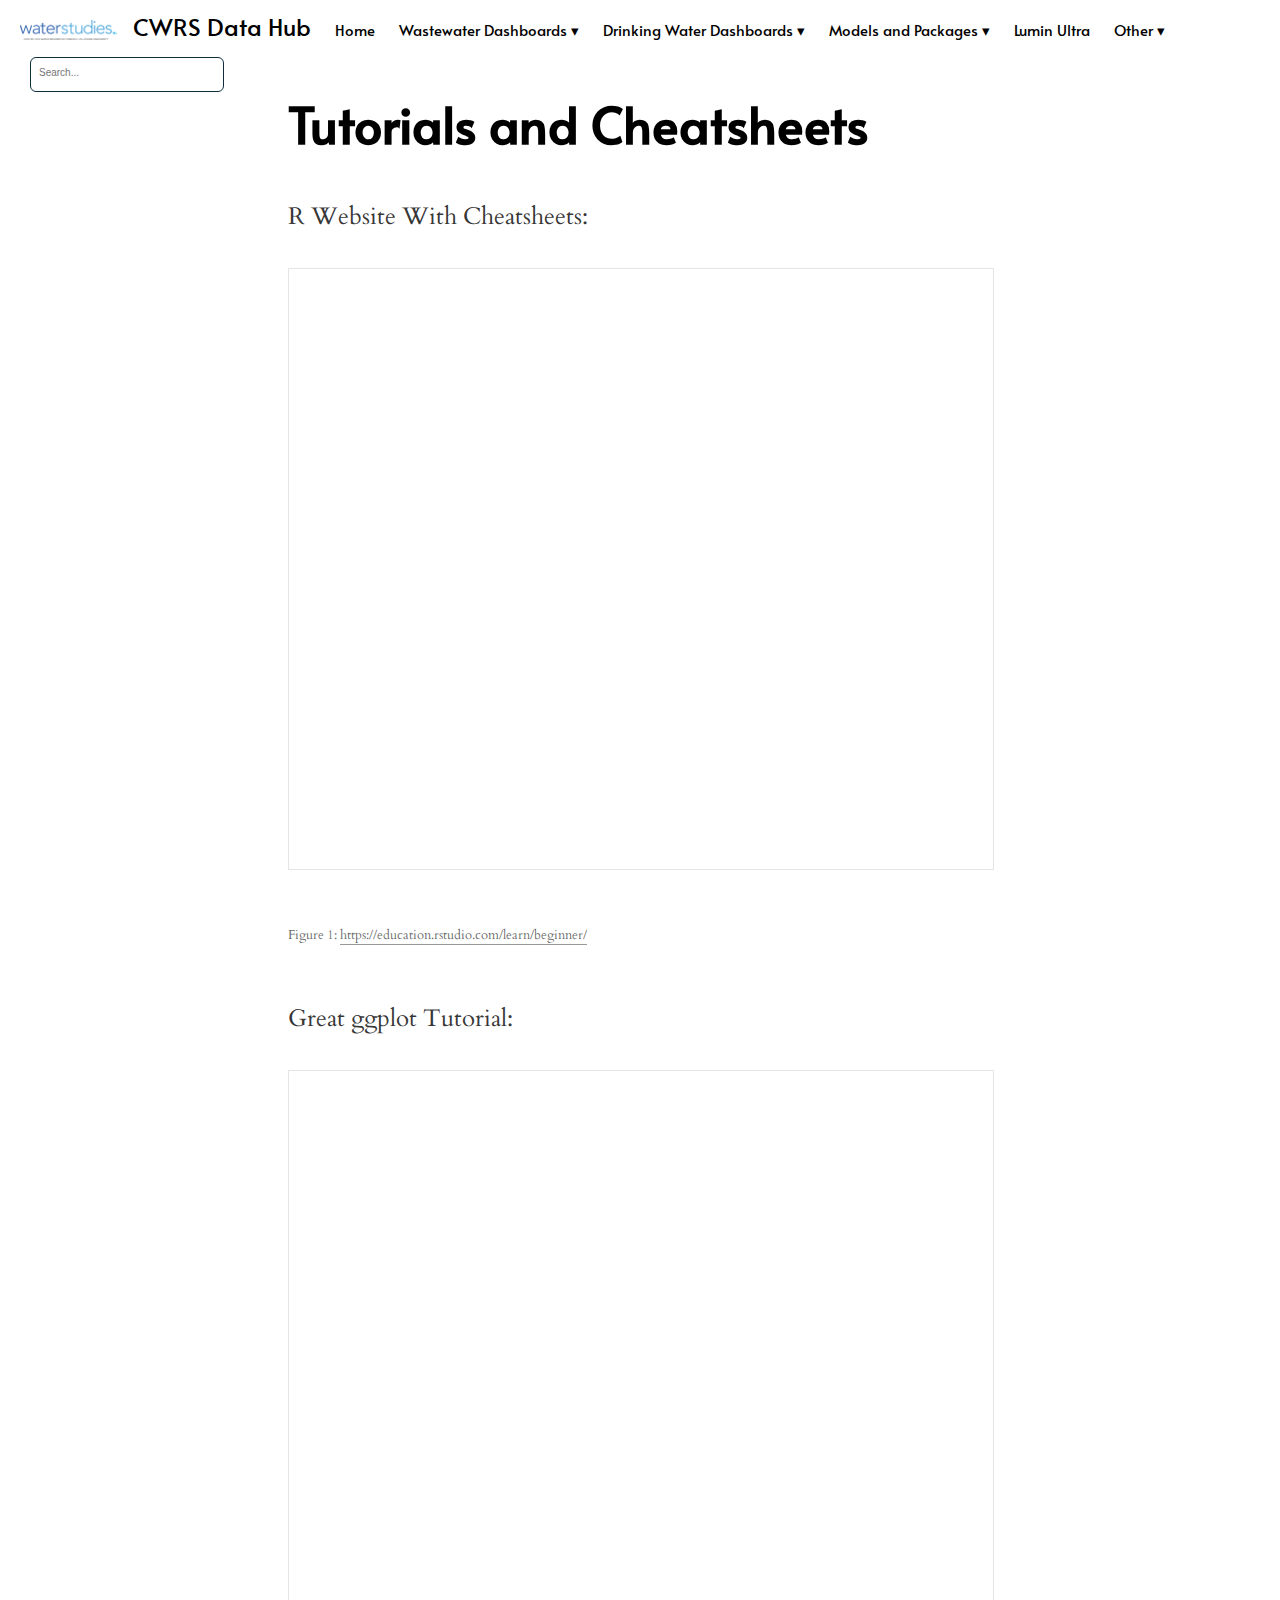
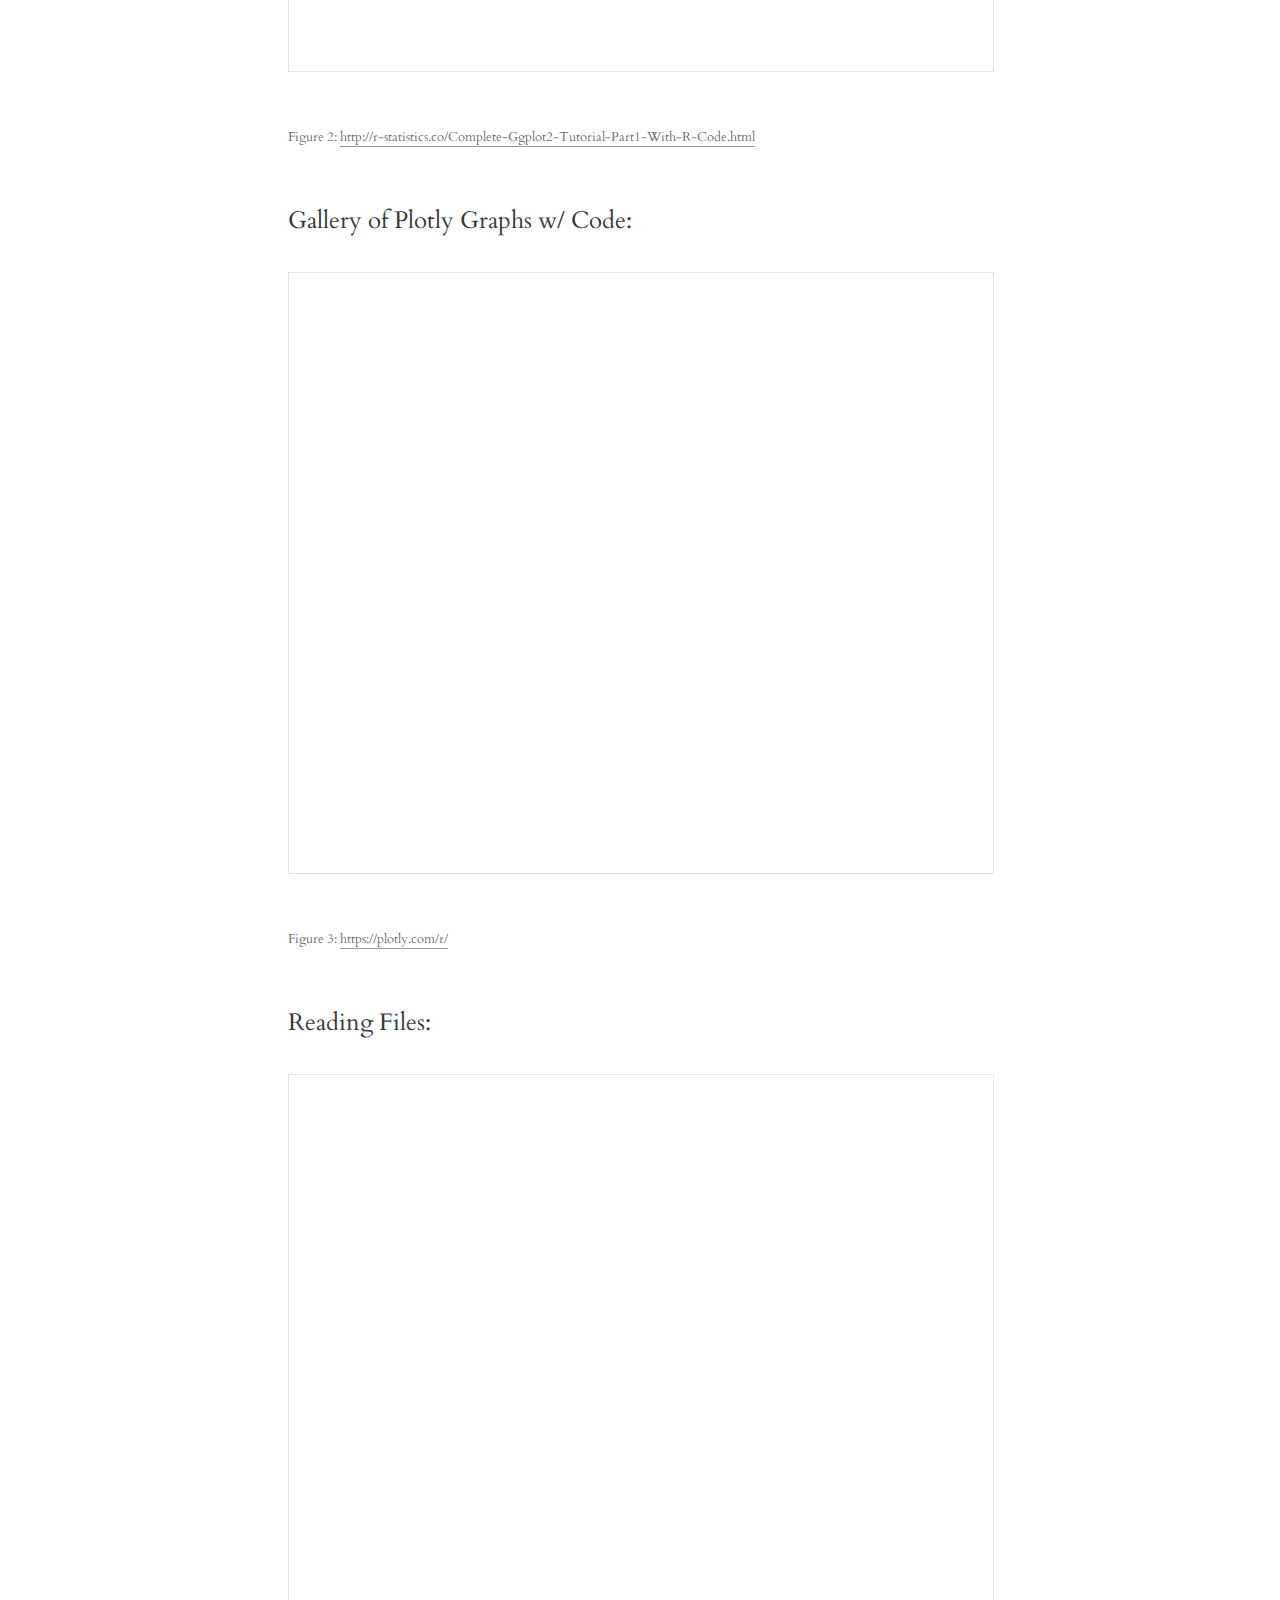
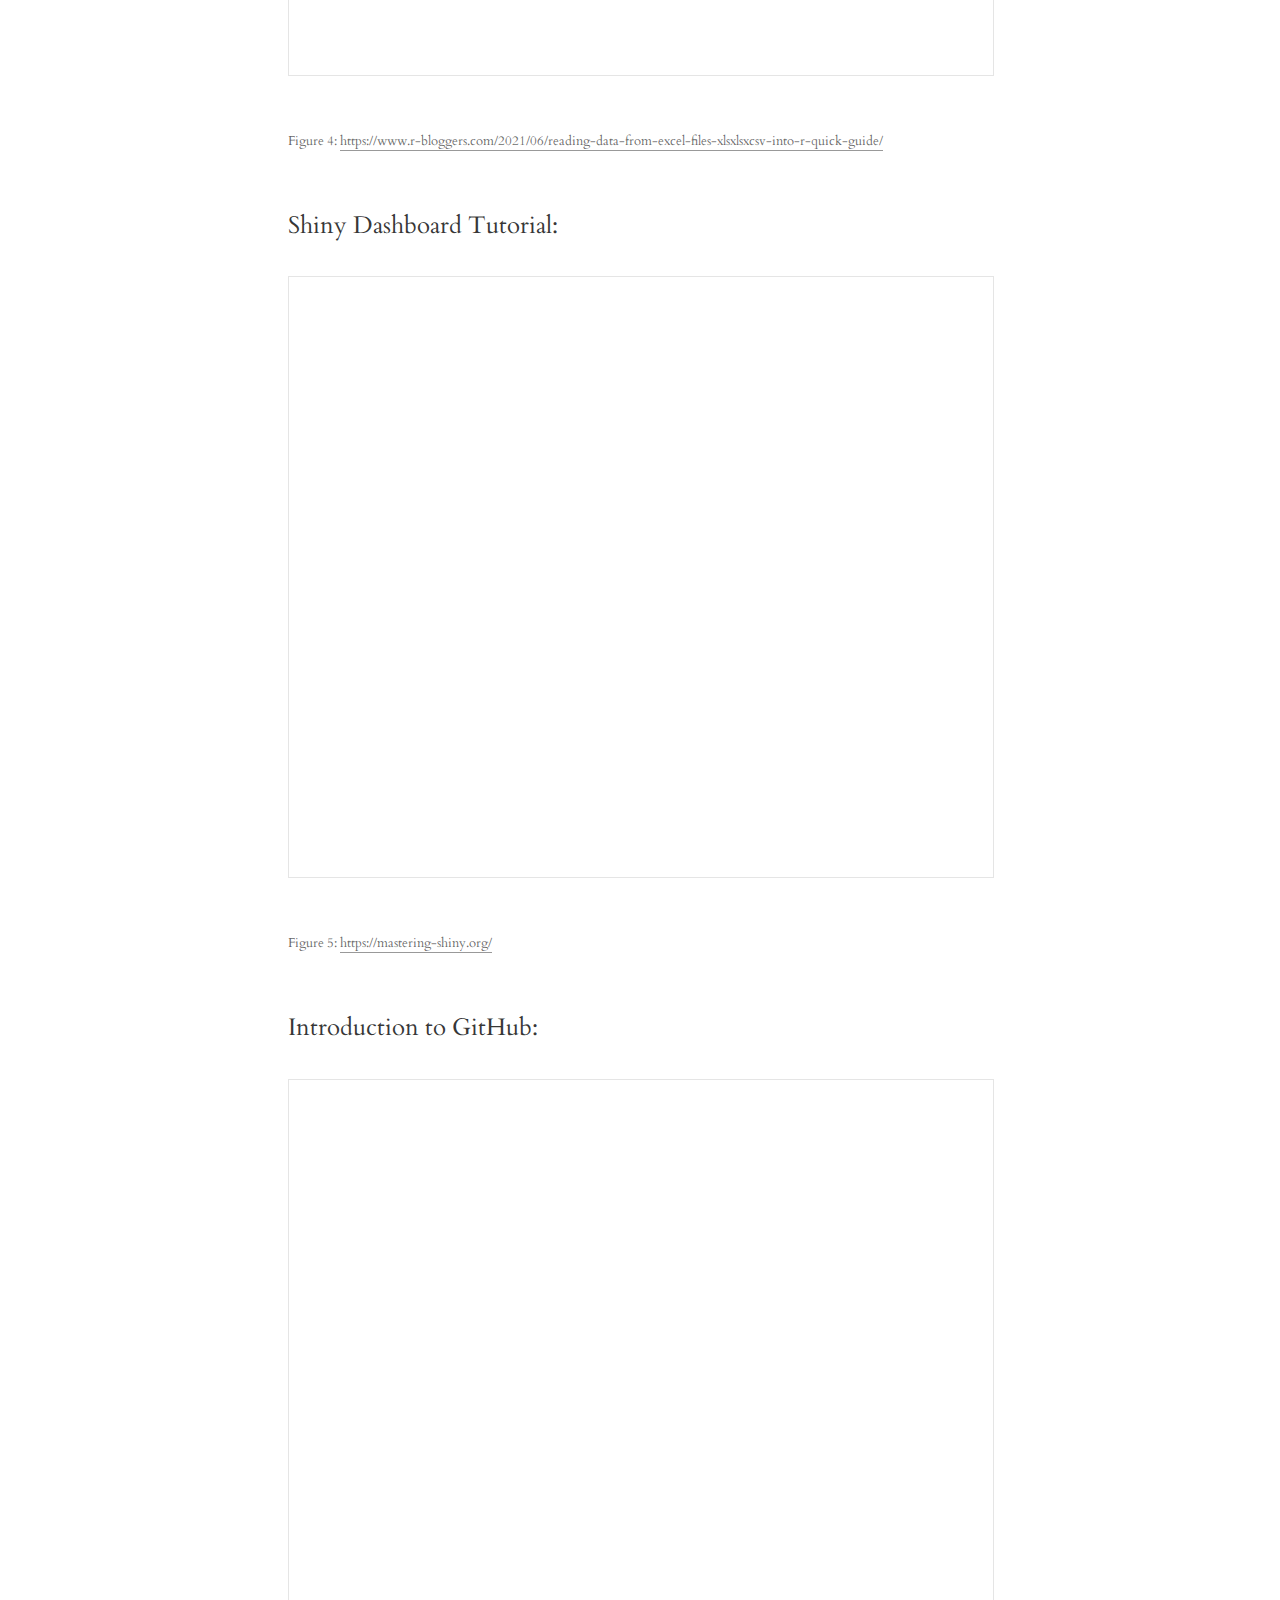
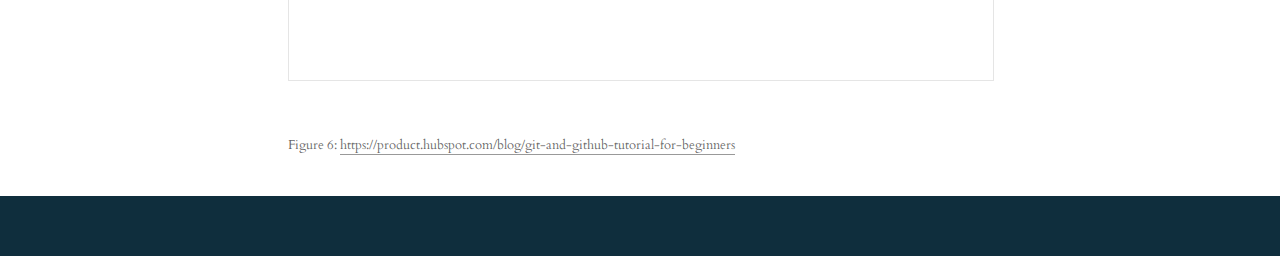
<file: docs/tut.html>
<!DOCTYPE html>

<html xmlns="http://www.w3.org/1999/xhtml" lang="" xml:lang="">

<head>
  <meta charset="utf-8"/>
  <meta name="viewport" content="width=device-width, initial-scale=1"/>
  <meta http-equiv="X-UA-Compatible" content="IE=Edge,chrome=1"/>
  <meta name="generator" content="distill" />

  <style type="text/css">
  /* Hide doc at startup (prevent jankiness while JS renders/transforms) */
  body {
    visibility: hidden;
  }
  </style>

 <!--radix_placeholder_import_source-->
 <!--/radix_placeholder_import_source-->

<style type="text/css">code{white-space: pre;}</style>
<style type="text/css" data-origin="pandoc">
pre > code.sourceCode { white-space: pre; position: relative; }
pre > code.sourceCode > span { display: inline-block; line-height: 1.25; }
pre > code.sourceCode > span:empty { height: 1.2em; }
.sourceCode { overflow: visible; }
code.sourceCode > span { color: inherit; text-decoration: inherit; }
div.sourceCode { margin: 1em 0; }
pre.sourceCode { margin: 0; }
@media screen {
div.sourceCode { overflow: auto; }
}
@media print {
pre > code.sourceCode { white-space: pre-wrap; }
pre > code.sourceCode > span { text-indent: -5em; padding-left: 5em; }
}
pre.numberSource code
  { counter-reset: source-line 0; }
pre.numberSource code > span
  { position: relative; left: -4em; counter-increment: source-line; }
pre.numberSource code > span > a:first-child::before
  { content: counter(source-line);
    position: relative; left: -1em; text-align: right; vertical-align: baseline;
    border: none; display: inline-block;
    -webkit-touch-callout: none; -webkit-user-select: none;
    -khtml-user-select: none; -moz-user-select: none;
    -ms-user-select: none; user-select: none;
    padding: 0 4px; width: 4em;
    color: #aaaaaa;
  }
pre.numberSource { margin-left: 3em; border-left: 1px solid #aaaaaa;  padding-left: 4px; }
div.sourceCode
  {   }
@media screen {
pre > code.sourceCode > span > a:first-child::before { text-decoration: underline; }
}
code span.al { color: #ad0000; } /* Alert */
code span.an { color: #5e5e5e; } /* Annotation */
code span.at { } /* Attribute */
code span.bn { color: #ad0000; } /* BaseN */
code span.bu { } /* BuiltIn */
code span.cf { color: #007ba5; } /* ControlFlow */
code span.ch { color: #20794d; } /* Char */
code span.cn { color: #8f5902; } /* Constant */
code span.co { color: #5e5e5e; } /* Comment */
code span.cv { color: #5e5e5e; font-style: italic; } /* CommentVar */
code span.do { color: #5e5e5e; font-style: italic; } /* Documentation */
code span.dt { color: #ad0000; } /* DataType */
code span.dv { color: #ad0000; } /* DecVal */
code span.er { color: #ad0000; } /* Error */
code span.ex { } /* Extension */
code span.fl { color: #ad0000; } /* Float */
code span.fu { color: #4758ab; } /* Function */
code span.im { } /* Import */
code span.in { color: #5e5e5e; } /* Information */
code span.kw { color: #007ba5; } /* Keyword */
code span.op { color: #5e5e5e; } /* Operator */
code span.ot { color: #007ba5; } /* Other */
code span.pp { color: #ad0000; } /* Preprocessor */
code span.sc { color: #5e5e5e; } /* SpecialChar */
code span.ss { color: #20794d; } /* SpecialString */
code span.st { color: #20794d; } /* String */
code span.va { color: #111111; } /* Variable */
code span.vs { color: #20794d; } /* VerbatimString */
code span.wa { color: #5e5e5e; font-style: italic; } /* Warning */
</style>


  <!--radix_placeholder_meta_tags-->
  <title>CWRS Data Hub: Tutorials and Cheatsheets</title>


  <link rel="icon" type="image/png" href="water.png"/>


  <!--  https://developers.facebook.com/docs/sharing/webmasters#markup -->
  <meta property="og:title" content="CWRS Data Hub: Tutorials and Cheatsheets"/>
  <meta property="og:type" content="article"/>
  <meta property="og:locale" content="en_US"/>
  <meta property="og:site_name" content="CWRS Data Hub"/>

  <!--  https://dev.twitter.com/cards/types/summary -->
  <meta property="twitter:card" content="summary"/>
  <meta property="twitter:title" content="CWRS Data Hub: Tutorials and Cheatsheets"/>

  <!--/radix_placeholder_meta_tags-->
  <!--radix_placeholder_rmarkdown_metadata-->

  <script type="text/json" id="radix-rmarkdown-metadata">
  {"type":"list","attributes":{"names":{"type":"character","attributes":{},"value":["title"]}},"value":[{"type":"character","attributes":{},"value":["Tutorials and Cheatsheets"]}]}
  </script>
  <!--/radix_placeholder_rmarkdown_metadata-->
  <!--radix_placeholder_navigation_in_header-->
  <meta name="distill:offset" content=""/>

  <script type="application/javascript">

    window.headroom_prevent_pin = false;

    window.document.addEventListener("DOMContentLoaded", function (event) {

      // initialize headroom for banner
      var header = $('header').get(0);
      var headerHeight = header.offsetHeight;
      var headroom = new Headroom(header, {
        tolerance: 5,
        onPin : function() {
          if (window.headroom_prevent_pin) {
            window.headroom_prevent_pin = false;
            headroom.unpin();
          }
        }
      });
      headroom.init();
      if(window.location.hash)
        headroom.unpin();
      $(header).addClass('headroom--transition');

      // offset scroll location for banner on hash change
      // (see: https://github.com/WickyNilliams/headroom.js/issues/38)
      window.addEventListener("hashchange", function(event) {
        window.scrollTo(0, window.pageYOffset - (headerHeight + 25));
      });

      // responsive menu
      $('.distill-site-header').each(function(i, val) {
        var topnav = $(this);
        var toggle = topnav.find('.nav-toggle');
        toggle.on('click', function() {
          topnav.toggleClass('responsive');
        });
      });

      // nav dropdowns
      $('.nav-dropbtn').click(function(e) {
        $(this).next('.nav-dropdown-content').toggleClass('nav-dropdown-active');
        $(this).parent().siblings('.nav-dropdown')
           .children('.nav-dropdown-content').removeClass('nav-dropdown-active');
      });
      $("body").click(function(e){
        $('.nav-dropdown-content').removeClass('nav-dropdown-active');
      });
      $(".nav-dropdown").click(function(e){
        e.stopPropagation();
      });
    });
  </script>

  <style type="text/css">

  /* Theme (user-documented overrideables for nav appearance) */

  .distill-site-nav {
    color: rgba(255, 255, 255, 0.8);
    background-color: #0F2E3D;
    font-size: 15px;
    font-weight: 300;
  }

  .distill-site-nav a {
    color: inherit;
    text-decoration: none;
  }

  .distill-site-nav a:hover {
    color: white;
  }

  @media print {
    .distill-site-nav {
      display: none;
    }
  }

  .distill-site-header {

  }

  .distill-site-footer {

  }


  /* Site Header */

  .distill-site-header {
    width: 100%;
    box-sizing: border-box;
    z-index: 3;
  }

  .distill-site-header .nav-left {
    display: inline-block;
    margin-left: 8px;
  }

  @media screen and (max-width: 768px) {
    .distill-site-header .nav-left {
      margin-left: 0;
    }
  }


  .distill-site-header .nav-right {
    float: right;
    margin-right: 8px;
  }

  .distill-site-header a,
  .distill-site-header .title {
    display: inline-block;
    text-align: center;
    padding: 14px 10px 14px 10px;
  }

  .distill-site-header .title {
    font-size: 18px;
    min-width: 150px;
  }

  .distill-site-header .logo {
    padding: 0;
  }

  .distill-site-header .logo img {
    display: none;
    max-height: 20px;
    width: auto;
    margin-bottom: -4px;
  }

  .distill-site-header .nav-image img {
    max-height: 18px;
    width: auto;
    display: inline-block;
    margin-bottom: -3px;
  }



  @media screen and (min-width: 1000px) {
    .distill-site-header .logo img {
      display: inline-block;
    }
    .distill-site-header .nav-left {
      margin-left: 20px;
    }
    .distill-site-header .nav-right {
      margin-right: 20px;
    }
    .distill-site-header .title {
      padding-left: 12px;
    }
  }


  .distill-site-header .nav-toggle {
    display: none;
  }

  .nav-dropdown {
    display: inline-block;
    position: relative;
  }

  .nav-dropdown .nav-dropbtn {
    border: none;
    outline: none;
    color: rgba(255, 255, 255, 0.8);
    padding: 16px 10px;
    background-color: transparent;
    font-family: inherit;
    font-size: inherit;
    font-weight: inherit;
    margin: 0;
    margin-top: 1px;
    z-index: 2;
  }

  .nav-dropdown-content {
    display: none;
    position: absolute;
    background-color: white;
    min-width: 200px;
    border: 1px solid rgba(0,0,0,0.15);
    border-radius: 4px;
    box-shadow: 0px 8px 16px 0px rgba(0,0,0,0.1);
    z-index: 1;
    margin-top: 2px;
    white-space: nowrap;
    padding-top: 4px;
    padding-bottom: 4px;
  }

  .nav-dropdown-content hr {
    margin-top: 4px;
    margin-bottom: 4px;
    border: none;
    border-bottom: 1px solid rgba(0, 0, 0, 0.1);
  }

  .nav-dropdown-active {
    display: block;
  }

  .nav-dropdown-content a, .nav-dropdown-content .nav-dropdown-header {
    color: black;
    padding: 6px 24px;
    text-decoration: none;
    display: block;
    text-align: left;
  }

  .nav-dropdown-content .nav-dropdown-header {
    display: block;
    padding: 5px 24px;
    padding-bottom: 0;
    text-transform: uppercase;
    font-size: 14px;
    color: #999999;
    white-space: nowrap;
  }

  .nav-dropdown:hover .nav-dropbtn {
    color: white;
  }

  .nav-dropdown-content a:hover {
    background-color: #ddd;
    color: black;
  }

  .nav-right .nav-dropdown-content {
    margin-left: -45%;
    right: 0;
  }

  @media screen and (max-width: 768px) {
    .distill-site-header a, .distill-site-header .nav-dropdown  {display: none;}
    .distill-site-header a.nav-toggle {
      float: right;
      display: block;
    }
    .distill-site-header .title {
      margin-left: 0;
    }
    .distill-site-header .nav-right {
      margin-right: 0;
    }
    .distill-site-header {
      overflow: hidden;
    }
    .nav-right .nav-dropdown-content {
      margin-left: 0;
    }
  }


  @media screen and (max-width: 768px) {
    .distill-site-header.responsive {position: relative; min-height: 500px; }
    .distill-site-header.responsive a.nav-toggle {
      position: absolute;
      right: 0;
      top: 0;
    }
    .distill-site-header.responsive a,
    .distill-site-header.responsive .nav-dropdown {
      display: block;
      text-align: left;
    }
    .distill-site-header.responsive .nav-left,
    .distill-site-header.responsive .nav-right {
      width: 100%;
    }
    .distill-site-header.responsive .nav-dropdown {float: none;}
    .distill-site-header.responsive .nav-dropdown-content {position: relative;}
    .distill-site-header.responsive .nav-dropdown .nav-dropbtn {
      display: block;
      width: 100%;
      text-align: left;
    }
  }

  /* Site Footer */

  .distill-site-footer {
    width: 100%;
    overflow: hidden;
    box-sizing: border-box;
    z-index: 3;
    margin-top: 30px;
    padding-top: 30px;
    padding-bottom: 30px;
    text-align: center;
  }

  /* Headroom */

  d-title {
    padding-top: 6rem;
  }

  @media print {
    d-title {
      padding-top: 4rem;
    }
  }

  .headroom {
    z-index: 1000;
    position: fixed;
    top: 0;
    left: 0;
    right: 0;
  }

  .headroom--transition {
    transition: all .4s ease-in-out;
  }

  .headroom--unpinned {
    top: -100px;
  }

  .headroom--pinned {
    top: 0;
  }

  /* adjust viewport for navbar height */
  /* helps vertically center bootstrap (non-distill) content */
  .min-vh-100 {
    min-height: calc(100vh - 100px) !important;
  }

  </style>

  <script src="site_libs/jquery-3.6.0/jquery-3.6.0.min.js"></script>
  <link href="site_libs/font-awesome-5.1.0/css/all.css" rel="stylesheet"/>
  <link href="site_libs/font-awesome-5.1.0/css/v4-shims.css" rel="stylesheet"/>
  <script src="site_libs/headroom-0.9.4/headroom.min.js"></script>
  <script src="site_libs/autocomplete-0.37.1/autocomplete.min.js"></script>
  <script src="site_libs/fuse-6.4.1/fuse.min.js"></script>

  <script type="application/javascript">

  function getMeta(metaName) {
    var metas = document.getElementsByTagName('meta');
    for (let i = 0; i < metas.length; i++) {
      if (metas[i].getAttribute('name') === metaName) {
        return metas[i].getAttribute('content');
      }
    }
    return '';
  }

  function offsetURL(url) {
    var offset = getMeta('distill:offset');
    return offset ? offset + '/' + url : url;
  }

  function createFuseIndex() {

    // create fuse index
    var options = {
      keys: [
        { name: 'title', weight: 20 },
        { name: 'categories', weight: 15 },
        { name: 'description', weight: 10 },
        { name: 'contents', weight: 5 },
      ],
      ignoreLocation: true,
      threshold: 0
    };
    var fuse = new window.Fuse([], options);

    // fetch the main search.json
    return fetch(offsetURL('search.json'))
      .then(function(response) {
        if (response.status == 200) {
          return response.json().then(function(json) {
            // index main articles
            json.articles.forEach(function(article) {
              fuse.add(article);
            });
            // download collections and index their articles
            return Promise.all(json.collections.map(function(collection) {
              return fetch(offsetURL(collection)).then(function(response) {
                if (response.status === 200) {
                  return response.json().then(function(articles) {
                    articles.forEach(function(article) {
                      fuse.add(article);
                    });
                  })
                } else {
                  return Promise.reject(
                    new Error('Unexpected status from search index request: ' +
                              response.status)
                  );
                }
              });
            })).then(function() {
              return fuse;
            });
          });

        } else {
          return Promise.reject(
            new Error('Unexpected status from search index request: ' +
                        response.status)
          );
        }
      });
  }

  window.document.addEventListener("DOMContentLoaded", function (event) {

    // get search element (bail if we don't have one)
    var searchEl = window.document.getElementById('distill-search');
    if (!searchEl)
      return;

    createFuseIndex()
      .then(function(fuse) {

        // make search box visible
        searchEl.classList.remove('hidden');

        // initialize autocomplete
        var options = {
          autoselect: true,
          hint: false,
          minLength: 2,
        };
        window.autocomplete(searchEl, options, [{
          source: function(query, callback) {
            const searchOptions = {
              isCaseSensitive: false,
              shouldSort: true,
              minMatchCharLength: 2,
              limit: 10,
            };
            var results = fuse.search(query, searchOptions);
            callback(results
              .map(function(result) { return result.item; })
            );
          },
          templates: {
            suggestion: function(suggestion) {
              var img = suggestion.preview && Object.keys(suggestion.preview).length > 0
                ? `<img src="${offsetURL(suggestion.preview)}"</img>`
                : '';
              var html = `
                <div class="search-item">
                  <h3>${suggestion.title}</h3>
                  <div class="search-item-description">
                    ${suggestion.description || ''}
                  </div>
                  <div class="search-item-preview">
                    ${img}
                  </div>
                </div>
              `;
              return html;
            }
          }
        }]).on('autocomplete:selected', function(event, suggestion) {
          window.location.href = offsetURL(suggestion.path);
        });
        // remove inline display style on autocompleter (we want to
        // manage responsive display via css)
        $('.algolia-autocomplete').css("display", "");
      })
      .catch(function(error) {
        console.log(error);
      });

  });

  </script>

  <style type="text/css">

  .nav-search {
    font-size: x-small;
  }

  /* Algolioa Autocomplete */

  .algolia-autocomplete {
    display: inline-block;
    margin-left: 10px;
    vertical-align: sub;
    background-color: white;
    color: black;
    padding: 6px;
    padding-top: 8px;
    padding-bottom: 0;
    border-radius: 6px;
    border: 1px #0F2E3D solid;
    width: 180px;
  }


  @media screen and (max-width: 768px) {
    .distill-site-nav .algolia-autocomplete {
      display: none;
      visibility: hidden;
    }
    .distill-site-nav.responsive .algolia-autocomplete {
      display: inline-block;
      visibility: visible;
    }
    .distill-site-nav.responsive .algolia-autocomplete .aa-dropdown-menu {
      margin-left: 0;
      width: 400px;
      max-height: 400px;
    }
  }

  .algolia-autocomplete .aa-input, .algolia-autocomplete .aa-hint {
    width: 90%;
    outline: none;
    border: none;
  }

  .algolia-autocomplete .aa-hint {
    color: #999;
  }
  .algolia-autocomplete .aa-dropdown-menu {
    width: 550px;
    max-height: 70vh;
    overflow-x: visible;
    overflow-y: scroll;
    padding: 5px;
    margin-top: 3px;
    margin-left: -150px;
    background-color: #fff;
    border-radius: 5px;
    border: 1px solid #999;
    border-top: none;
  }

  .algolia-autocomplete .aa-dropdown-menu .aa-suggestion {
    cursor: pointer;
    padding: 5px 4px;
    border-bottom: 1px solid #eee;
  }

  .algolia-autocomplete .aa-dropdown-menu .aa-suggestion:last-of-type {
    border-bottom: none;
    margin-bottom: 2px;
  }

  .algolia-autocomplete .aa-dropdown-menu .aa-suggestion .search-item {
    overflow: hidden;
    font-size: 0.8em;
    line-height: 1.4em;
  }

  .algolia-autocomplete .aa-dropdown-menu .aa-suggestion .search-item h3 {
    font-size: 1rem;
    margin-block-start: 0;
    margin-block-end: 5px;
  }

  .algolia-autocomplete .aa-dropdown-menu .aa-suggestion .search-item-description {
    display: inline-block;
    overflow: hidden;
    height: 2.8em;
    width: 80%;
    margin-right: 4%;
  }

  .algolia-autocomplete .aa-dropdown-menu .aa-suggestion .search-item-preview {
    display: inline-block;
    width: 15%;
  }

  .algolia-autocomplete .aa-dropdown-menu .aa-suggestion .search-item-preview img {
    height: 3em;
    width: auto;
    display: none;
  }

  .algolia-autocomplete .aa-dropdown-menu .aa-suggestion .search-item-preview img[src] {
    display: initial;
  }

  .algolia-autocomplete .aa-dropdown-menu .aa-suggestion.aa-cursor {
    background-color: #eee;
  }
  .algolia-autocomplete .aa-dropdown-menu .aa-suggestion em {
    font-weight: bold;
    font-style: normal;
  }

  </style>


  <!--/radix_placeholder_navigation_in_header-->
  <!--radix_placeholder_distill-->

  <style type="text/css">

  body {
    background-color: white;
  }

  .pandoc-table {
    width: 100%;
  }

  .pandoc-table>caption {
    margin-bottom: 10px;
  }

  .pandoc-table th:not([align]) {
    text-align: left;
  }

  .pagedtable-footer {
    font-size: 15px;
  }

  d-byline .byline {
    grid-template-columns: 2fr 2fr;
  }

  d-byline .byline h3 {
    margin-block-start: 1.5em;
  }

  d-byline .byline .authors-affiliations h3 {
    margin-block-start: 0.5em;
  }

  .authors-affiliations .orcid-id {
    width: 16px;
    height:16px;
    margin-left: 4px;
    margin-right: 4px;
    vertical-align: middle;
    padding-bottom: 2px;
  }

  d-title .dt-tags {
    margin-top: 1em;
    grid-column: text;
  }

  .dt-tags .dt-tag {
    text-decoration: none;
    display: inline-block;
    color: rgba(0,0,0,0.6);
    padding: 0em 0.4em;
    margin-right: 0.5em;
    margin-bottom: 0.4em;
    font-size: 70%;
    border: 1px solid rgba(0,0,0,0.2);
    border-radius: 3px;
    text-transform: uppercase;
    font-weight: 500;
  }

  d-article table.gt_table td,
  d-article table.gt_table th {
    border-bottom: none;
  }

  .html-widget {
    margin-bottom: 2.0em;
  }

  .l-screen-inset {
    padding-right: 16px;
  }

  .l-screen .caption {
    margin-left: 10px;
  }

  .shaded {
    background: rgb(247, 247, 247);
    padding-top: 20px;
    padding-bottom: 20px;
    border-top: 1px solid rgba(0, 0, 0, 0.1);
    border-bottom: 1px solid rgba(0, 0, 0, 0.1);
  }

  .shaded .html-widget {
    margin-bottom: 0;
    border: 1px solid rgba(0, 0, 0, 0.1);
  }

  .shaded .shaded-content {
    background: white;
  }

  .text-output {
    margin-top: 0;
    line-height: 1.5em;
  }

  .hidden {
    display: none !important;
  }

  d-article {
    padding-top: 2.5rem;
    padding-bottom: 30px;
  }

  d-appendix {
    padding-top: 30px;
  }

  d-article>p>img {
    width: 100%;
  }

  d-article h2 {
    margin: 1rem 0 1.5rem 0;
  }

  d-article h3 {
    margin-top: 1.5rem;
  }

  d-article iframe {
    border: 1px solid rgba(0, 0, 0, 0.1);
    margin-bottom: 2.0em;
    width: 100%;
  }

  /* Tweak code blocks */

  d-article div.sourceCode code,
  d-article pre code {
    font-family: Consolas, Monaco, 'Andale Mono', 'Ubuntu Mono', monospace;
  }

  d-article pre,
  d-article div.sourceCode,
  d-article div.sourceCode pre {
    overflow: auto;
  }

  d-article div.sourceCode {
    background-color: white;
  }

  d-article div.sourceCode pre {
    padding-left: 10px;
    font-size: 12px;
    border-left: 2px solid rgba(0,0,0,0.1);
  }

  d-article pre {
    font-size: 12px;
    color: black;
    background: none;
    margin-top: 0;
    text-align: left;
    white-space: pre;
    word-spacing: normal;
    word-break: normal;
    word-wrap: normal;
    line-height: 1.5;

    -moz-tab-size: 4;
    -o-tab-size: 4;
    tab-size: 4;

    -webkit-hyphens: none;
    -moz-hyphens: none;
    -ms-hyphens: none;
    hyphens: none;
  }

  d-article pre a {
    border-bottom: none;
  }

  d-article pre a:hover {
    border-bottom: none;
    text-decoration: underline;
  }

  d-article details {
    grid-column: text;
    margin-bottom: 0.8em;
  }

  @media(min-width: 768px) {

  d-article pre,
  d-article div.sourceCode,
  d-article div.sourceCode pre {
    overflow: visible !important;
  }

  d-article div.sourceCode pre {
    padding-left: 18px;
    font-size: 14px;
  }

  d-article pre {
    font-size: 14px;
  }

  }

  figure img.external {
    background: white;
    border: 1px solid rgba(0, 0, 0, 0.1);
    box-shadow: 0 1px 8px rgba(0, 0, 0, 0.1);
    padding: 18px;
    box-sizing: border-box;
  }

  /* CSS for d-contents */

  .d-contents {
    grid-column: text;
    color: rgba(0,0,0,0.8);
    font-size: 0.9em;
    padding-bottom: 1em;
    margin-bottom: 1em;
    padding-bottom: 0.5em;
    margin-bottom: 1em;
    padding-left: 0.25em;
    justify-self: start;
  }

  @media(min-width: 1000px) {
    .d-contents.d-contents-float {
      height: 0;
      grid-column-start: 1;
      grid-column-end: 4;
      justify-self: center;
      padding-right: 3em;
      padding-left: 2em;
    }
  }

  .d-contents nav h3 {
    font-size: 18px;
    margin-top: 0;
    margin-bottom: 1em;
  }

  .d-contents li {
    list-style-type: none
  }

  .d-contents nav > ul {
    padding-left: 0;
  }

  .d-contents ul {
    padding-left: 1em
  }

  .d-contents nav ul li {
    margin-top: 0.6em;
    margin-bottom: 0.2em;
  }

  .d-contents nav a {
    font-size: 13px;
    border-bottom: none;
    text-decoration: none
    color: rgba(0, 0, 0, 0.8);
  }

  .d-contents nav a:hover {
    text-decoration: underline solid rgba(0, 0, 0, 0.6)
  }

  .d-contents nav > ul > li > a {
    font-weight: 600;
  }

  .d-contents nav > ul > li > ul {
    font-weight: inherit;
  }

  .d-contents nav > ul > li > ul > li {
    margin-top: 0.2em;
  }


  .d-contents nav ul {
    margin-top: 0;
    margin-bottom: 0.25em;
  }

  .d-article-with-toc h2:nth-child(2) {
    margin-top: 0;
  }


  /* Figure */

  .figure {
    position: relative;
    margin-bottom: 2.5em;
    margin-top: 1.5em;
  }

  .figure img {
    width: 100%;
  }

  .figure .caption {
    color: rgba(0, 0, 0, 0.6);
    font-size: 12px;
    line-height: 1.5em;
  }

  .figure img.external {
    background: white;
    border: 1px solid rgba(0, 0, 0, 0.1);
    box-shadow: 0 1px 8px rgba(0, 0, 0, 0.1);
    padding: 18px;
    box-sizing: border-box;
  }

  .figure .caption a {
    color: rgba(0, 0, 0, 0.6);
  }

  .figure .caption b,
  .figure .caption strong, {
    font-weight: 600;
    color: rgba(0, 0, 0, 1.0);
  }

  /* Citations */

  d-article .citation {
    color: inherit;
    cursor: inherit;
  }

  div.hanging-indent{
    margin-left: 1em; text-indent: -1em;
  }

  /* Citation hover box */

  .tippy-box[data-theme~=light-border] {
    background-color: rgba(250, 250, 250, 0.95);
  }

  .tippy-content > p {
    margin-bottom: 0;
    padding: 2px;
  }


  /* Tweak 1000px media break to show more text */

  @media(min-width: 1000px) {
    .base-grid,
    distill-header,
    d-title,
    d-abstract,
    d-article,
    d-appendix,
    distill-appendix,
    d-byline,
    d-footnote-list,
    d-citation-list,
    distill-footer {
      grid-template-columns: [screen-start] 1fr [page-start kicker-start] 80px [middle-start] 50px [text-start kicker-end] 65px 65px 65px 65px 65px 65px 65px 65px [text-end gutter-start] 65px [middle-end] 65px [page-end gutter-end] 1fr [screen-end];
      grid-column-gap: 16px;
    }

    .grid {
      grid-column-gap: 16px;
    }

    d-article {
      font-size: 1.06rem;
      line-height: 1.7em;
    }
    figure .caption, .figure .caption, figure figcaption {
      font-size: 13px;
    }
  }

  @media(min-width: 1180px) {
    .base-grid,
    distill-header,
    d-title,
    d-abstract,
    d-article,
    d-appendix,
    distill-appendix,
    d-byline,
    d-footnote-list,
    d-citation-list,
    distill-footer {
      grid-template-columns: [screen-start] 1fr [page-start kicker-start] 60px [middle-start] 60px [text-start kicker-end] 60px 60px 60px 60px 60px 60px 60px 60px [text-end gutter-start] 60px [middle-end] 60px [page-end gutter-end] 1fr [screen-end];
      grid-column-gap: 32px;
    }

    .grid {
      grid-column-gap: 32px;
    }
  }


  /* Get the citation styles for the appendix (not auto-injected on render since
     we do our own rendering of the citation appendix) */

  d-appendix .citation-appendix,
  .d-appendix .citation-appendix {
    font-size: 11px;
    line-height: 15px;
    border-left: 1px solid rgba(0, 0, 0, 0.1);
    padding-left: 18px;
    border: 1px solid rgba(0,0,0,0.1);
    background: rgba(0, 0, 0, 0.02);
    padding: 10px 18px;
    border-radius: 3px;
    color: rgba(150, 150, 150, 1);
    overflow: hidden;
    margin-top: -12px;
    white-space: pre-wrap;
    word-wrap: break-word;
  }

  /* Include appendix styles here so they can be overridden */

  d-appendix {
    contain: layout style;
    font-size: 0.8em;
    line-height: 1.7em;
    margin-top: 60px;
    margin-bottom: 0;
    border-top: 1px solid rgba(0, 0, 0, 0.1);
    color: rgba(0,0,0,0.5);
    padding-top: 60px;
    padding-bottom: 48px;
  }

  d-appendix h3 {
    grid-column: page-start / text-start;
    font-size: 15px;
    font-weight: 500;
    margin-top: 1em;
    margin-bottom: 0;
    color: rgba(0,0,0,0.65);
  }

  d-appendix h3 + * {
    margin-top: 1em;
  }

  d-appendix ol {
    padding: 0 0 0 15px;
  }

  @media (min-width: 768px) {
    d-appendix ol {
      padding: 0 0 0 30px;
      margin-left: -30px;
    }
  }

  d-appendix li {
    margin-bottom: 1em;
  }

  d-appendix a {
    color: rgba(0, 0, 0, 0.6);
  }

  d-appendix > * {
    grid-column: text;
  }

  d-appendix > d-footnote-list,
  d-appendix > d-citation-list,
  d-appendix > distill-appendix {
    grid-column: screen;
  }

  /* Include footnote styles here so they can be overridden */

  d-footnote-list {
    contain: layout style;
  }

  d-footnote-list > * {
    grid-column: text;
  }

  d-footnote-list a.footnote-backlink {
    color: rgba(0,0,0,0.3);
    padding-left: 0.5em;
  }



  /* Anchor.js */

  .anchorjs-link {
    /*transition: all .25s linear; */
    text-decoration: none;
    border-bottom: none;
  }
  *:hover > .anchorjs-link {
    margin-left: -1.125em !important;
    text-decoration: none;
    border-bottom: none;
  }

  /* Social footer */

  .social_footer {
    margin-top: 30px;
    margin-bottom: 0;
    color: rgba(0,0,0,0.67);
  }

  .disqus-comments {
    margin-right: 30px;
  }

  .disqus-comment-count {
    border-bottom: 1px solid rgba(0, 0, 0, 0.4);
    cursor: pointer;
  }

  #disqus_thread {
    margin-top: 30px;
  }

  .article-sharing a {
    border-bottom: none;
    margin-right: 8px;
  }

  .article-sharing a:hover {
    border-bottom: none;
  }

  .sidebar-section.subscribe {
    font-size: 12px;
    line-height: 1.6em;
  }

  .subscribe p {
    margin-bottom: 0.5em;
  }


  .article-footer .subscribe {
    font-size: 15px;
    margin-top: 45px;
  }


  .sidebar-section.custom {
    font-size: 12px;
    line-height: 1.6em;
  }

  .custom p {
    margin-bottom: 0.5em;
  }

  /* Styles for listing layout (hide title) */
  .layout-listing d-title, .layout-listing .d-title {
    display: none;
  }

  /* Styles for posts lists (not auto-injected) */


  .posts-with-sidebar {
    padding-left: 45px;
    padding-right: 45px;
  }

  .posts-list .description h2,
  .posts-list .description p {
    font-family: -apple-system, BlinkMacSystemFont, "Segoe UI", Roboto, Oxygen, Ubuntu, Cantarell, "Fira Sans", "Droid Sans", "Helvetica Neue", Arial, sans-serif;
  }

  .posts-list .description h2 {
    font-weight: 700;
    border-bottom: none;
    padding-bottom: 0;
  }

  .posts-list h2.post-tag {
    border-bottom: 1px solid rgba(0, 0, 0, 0.2);
    padding-bottom: 12px;
  }
  .posts-list {
    margin-top: 60px;
    margin-bottom: 24px;
  }

  .posts-list .post-preview {
    text-decoration: none;
    overflow: hidden;
    display: block;
    border-bottom: 1px solid rgba(0, 0, 0, 0.1);
    padding: 24px 0;
  }

  .post-preview-last {
    border-bottom: none !important;
  }

  .posts-list .posts-list-caption {
    grid-column: screen;
    font-weight: 400;
  }

  .posts-list .post-preview h2 {
    margin: 0 0 6px 0;
    line-height: 1.2em;
    font-style: normal;
    font-size: 24px;
  }

  .posts-list .post-preview p {
    margin: 0 0 12px 0;
    line-height: 1.4em;
    font-size: 16px;
  }

  .posts-list .post-preview .thumbnail {
    box-sizing: border-box;
    margin-bottom: 24px;
    position: relative;
    max-width: 500px;
  }
  .posts-list .post-preview img {
    width: 100%;
    display: block;
  }

  .posts-list .metadata {
    font-size: 12px;
    line-height: 1.4em;
    margin-bottom: 18px;
  }

  .posts-list .metadata > * {
    display: inline-block;
  }

  .posts-list .metadata .publishedDate {
    margin-right: 2em;
  }

  .posts-list .metadata .dt-authors {
    display: block;
    margin-top: 0.3em;
    margin-right: 2em;
  }

  .posts-list .dt-tags {
    display: block;
    line-height: 1em;
  }

  .posts-list .dt-tags .dt-tag {
    display: inline-block;
    color: rgba(0,0,0,0.6);
    padding: 0.3em 0.4em;
    margin-right: 0.2em;
    margin-bottom: 0.4em;
    font-size: 60%;
    border: 1px solid rgba(0,0,0,0.2);
    border-radius: 3px;
    text-transform: uppercase;
    font-weight: 500;
  }

  .posts-list img {
    opacity: 1;
  }

  .posts-list img[data-src] {
    opacity: 0;
  }

  .posts-more {
    clear: both;
  }


  .posts-sidebar {
    font-size: 16px;
  }

  .posts-sidebar h3 {
    font-size: 16px;
    margin-top: 0;
    margin-bottom: 0.5em;
    font-weight: 400;
    text-transform: uppercase;
  }

  .sidebar-section {
    margin-bottom: 30px;
  }

  .categories ul {
    list-style-type: none;
    margin: 0;
    padding: 0;
  }

  .categories li {
    color: rgba(0, 0, 0, 0.8);
    margin-bottom: 0;
  }

  .categories li>a {
    border-bottom: none;
  }

  .categories li>a:hover {
    border-bottom: 1px solid rgba(0, 0, 0, 0.4);
  }

  .categories .active {
    font-weight: 600;
  }

  .categories .category-count {
    color: rgba(0, 0, 0, 0.4);
  }


  @media(min-width: 768px) {
    .posts-list .post-preview h2 {
      font-size: 26px;
    }
    .posts-list .post-preview .thumbnail {
      float: right;
      width: 30%;
      margin-bottom: 0;
    }
    .posts-list .post-preview .description {
      float: left;
      width: 45%;
    }
    .posts-list .post-preview .metadata {
      float: left;
      width: 20%;
      margin-top: 8px;
    }
    .posts-list .post-preview p {
      margin: 0 0 12px 0;
      line-height: 1.5em;
      font-size: 16px;
    }
    .posts-with-sidebar .posts-list {
      float: left;
      width: 75%;
    }
    .posts-with-sidebar .posts-sidebar {
      float: right;
      width: 20%;
      margin-top: 60px;
      padding-top: 24px;
      padding-bottom: 24px;
    }
  }


  /* Improve display for browsers without grid (IE/Edge <= 15) */

  .downlevel {
    line-height: 1.6em;
    font-family: -apple-system, BlinkMacSystemFont, "Segoe UI", Roboto, Oxygen, Ubuntu, Cantarell, "Fira Sans", "Droid Sans", "Helvetica Neue", Arial, sans-serif;
    margin: 0;
  }

  .downlevel .d-title {
    padding-top: 6rem;
    padding-bottom: 1.5rem;
  }

  .downlevel .d-title h1 {
    font-size: 50px;
    font-weight: 700;
    line-height: 1.1em;
    margin: 0 0 0.5rem;
  }

  .downlevel .d-title p {
    font-weight: 300;
    font-size: 1.2rem;
    line-height: 1.55em;
    margin-top: 0;
  }

  .downlevel .d-byline {
    padding-top: 0.8em;
    padding-bottom: 0.8em;
    font-size: 0.8rem;
    line-height: 1.8em;
  }

  .downlevel .section-separator {
    border: none;
    border-top: 1px solid rgba(0, 0, 0, 0.1);
  }

  .downlevel .d-article {
    font-size: 1.06rem;
    line-height: 1.7em;
    padding-top: 1rem;
    padding-bottom: 2rem;
  }


  .downlevel .d-appendix {
    padding-left: 0;
    padding-right: 0;
    max-width: none;
    font-size: 0.8em;
    line-height: 1.7em;
    margin-bottom: 0;
    color: rgba(0,0,0,0.5);
    padding-top: 40px;
    padding-bottom: 48px;
  }

  .downlevel .footnotes ol {
    padding-left: 13px;
  }

  .downlevel .base-grid,
  .downlevel .distill-header,
  .downlevel .d-title,
  .downlevel .d-abstract,
  .downlevel .d-article,
  .downlevel .d-appendix,
  .downlevel .distill-appendix,
  .downlevel .d-byline,
  .downlevel .d-footnote-list,
  .downlevel .d-citation-list,
  .downlevel .distill-footer,
  .downlevel .appendix-bottom,
  .downlevel .posts-container {
    padding-left: 40px;
    padding-right: 40px;
  }

  @media(min-width: 768px) {
    .downlevel .base-grid,
    .downlevel .distill-header,
    .downlevel .d-title,
    .downlevel .d-abstract,
    .downlevel .d-article,
    .downlevel .d-appendix,
    .downlevel .distill-appendix,
    .downlevel .d-byline,
    .downlevel .d-footnote-list,
    .downlevel .d-citation-list,
    .downlevel .distill-footer,
    .downlevel .appendix-bottom,
    .downlevel .posts-container {
    padding-left: 150px;
    padding-right: 150px;
    max-width: 900px;
  }
  }

  .downlevel pre code {
    display: block;
    border-left: 2px solid rgba(0, 0, 0, .1);
    padding: 0 0 0 20px;
    font-size: 14px;
  }

  .downlevel code, .downlevel pre {
    color: black;
    background: none;
    font-family: Consolas, Monaco, 'Andale Mono', 'Ubuntu Mono', monospace;
    text-align: left;
    white-space: pre;
    word-spacing: normal;
    word-break: normal;
    word-wrap: normal;
    line-height: 1.5;

    -moz-tab-size: 4;
    -o-tab-size: 4;
    tab-size: 4;

    -webkit-hyphens: none;
    -moz-hyphens: none;
    -ms-hyphens: none;
    hyphens: none;
  }

  .downlevel .posts-list .post-preview {
    color: inherit;
  }



  </style>

  <script type="application/javascript">

  function is_downlevel_browser() {
    if (bowser.isUnsupportedBrowser({ msie: "12", msedge: "16"},
                                   window.navigator.userAgent)) {
      return true;
    } else {
      return window.load_distill_framework === undefined;
    }
  }

  // show body when load is complete
  function on_load_complete() {

    // add anchors
    if (window.anchors) {
      window.anchors.options.placement = 'left';
      window.anchors.add('d-article > h2, d-article > h3, d-article > h4, d-article > h5');
    }


    // set body to visible
    document.body.style.visibility = 'visible';

    // force redraw for leaflet widgets
    if (window.HTMLWidgets) {
      var maps = window.HTMLWidgets.findAll(".leaflet");
      $.each(maps, function(i, el) {
        var map = this.getMap();
        map.invalidateSize();
        map.eachLayer(function(layer) {
          if (layer instanceof L.TileLayer)
            layer.redraw();
        });
      });
    }

    // trigger 'shown' so htmlwidgets resize
    $('d-article').trigger('shown');
  }

  function init_distill() {

    init_common();

    // create front matter
    var front_matter = $('<d-front-matter></d-front-matter>');
    $('#distill-front-matter').wrap(front_matter);

    // create d-title
    $('.d-title').changeElementType('d-title');

    // create d-byline
    var byline = $('<d-byline></d-byline>');
    $('.d-byline').replaceWith(byline);

    // create d-article
    var article = $('<d-article></d-article>');
    $('.d-article').wrap(article).children().unwrap();

    // move posts container into article
    $('.posts-container').appendTo($('d-article'));

    // create d-appendix
    $('.d-appendix').changeElementType('d-appendix');

    // flag indicating that we have appendix items
    var appendix = $('.appendix-bottom').children('h3').length > 0;

    // replace footnotes with <d-footnote>
    $('.footnote-ref').each(function(i, val) {
      appendix = true;
      var href = $(this).attr('href');
      var id = href.replace('#', '');
      var fn = $('#' + id);
      var fn_p = $('#' + id + '>p');
      fn_p.find('.footnote-back').remove();
      var text = fn_p.html();
      var dtfn = $('<d-footnote></d-footnote>');
      dtfn.html(text);
      $(this).replaceWith(dtfn);
    });
    // remove footnotes
    $('.footnotes').remove();

    // move refs into #references-listing
    $('#references-listing').replaceWith($('#refs'));

    $('h1.appendix, h2.appendix').each(function(i, val) {
      $(this).changeElementType('h3');
    });
    $('h3.appendix').each(function(i, val) {
      var id = $(this).attr('id');
      $('.d-contents a[href="#' + id + '"]').parent().remove();
      appendix = true;
      $(this).nextUntil($('h1, h2, h3')).addBack().appendTo($('d-appendix'));
    });

    // show d-appendix if we have appendix content
    $("d-appendix").css('display', appendix ? 'grid' : 'none');

    // localize layout chunks to just output
    $('.layout-chunk').each(function(i, val) {

      // capture layout
      var layout = $(this).attr('data-layout');

      // apply layout to markdown level block elements
      var elements = $(this).children().not('details, div.sourceCode, pre, script');
      elements.each(function(i, el) {
        var layout_div = $('<div class="' + layout + '"></div>');
        if (layout_div.hasClass('shaded')) {
          var shaded_content = $('<div class="shaded-content"></div>');
          $(this).wrap(shaded_content);
          $(this).parent().wrap(layout_div);
        } else {
          $(this).wrap(layout_div);
        }
      });


      // unwrap the layout-chunk div
      $(this).children().unwrap();
    });

    // remove code block used to force  highlighting css
    $('.distill-force-highlighting-css').parent().remove();

    // remove empty line numbers inserted by pandoc when using a
    // custom syntax highlighting theme
    $('code.sourceCode a:empty').remove();

    // load distill framework
    load_distill_framework();

    // wait for window.distillRunlevel == 4 to do post processing
    function distill_post_process() {

      if (!window.distillRunlevel || window.distillRunlevel < 4)
        return;

      // hide author/affiliations entirely if we have no authors
      var front_matter = JSON.parse($("#distill-front-matter").html());
      var have_authors = front_matter.authors && front_matter.authors.length > 0;
      if (!have_authors)
        $('d-byline').addClass('hidden');

      // article with toc class
      $('.d-contents').parent().addClass('d-article-with-toc');

      // strip links that point to #
      $('.authors-affiliations').find('a[href="#"]').removeAttr('href');

      // add orcid ids
      $('.authors-affiliations').find('.author').each(function(i, el) {
        var orcid_id = front_matter.authors[i].orcidID;
        if (orcid_id) {
          var a = $('<a></a>');
          a.attr('href', 'https://orcid.org/' + orcid_id);
          var img = $('<img></img>');
          img.addClass('orcid-id');
          img.attr('alt', 'ORCID ID');
          img.attr('src','[data-uri]');
          a.append(img);
          $(this).append(a);
        }
      });

      // hide elements of author/affiliations grid that have no value
      function hide_byline_column(caption) {
        $('d-byline').find('h3:contains("' + caption + '")').parent().css('visibility', 'hidden');
      }

      // affiliations
      var have_affiliations = false;
      for (var i = 0; i<front_matter.authors.length; ++i) {
        var author = front_matter.authors[i];
        if (author.affiliation !== "&nbsp;") {
          have_affiliations = true;
          break;
        }
      }
      if (!have_affiliations)
        $('d-byline').find('h3:contains("Affiliations")').css('visibility', 'hidden');

      // published date
      if (!front_matter.publishedDate)
        hide_byline_column("Published");

      // document object identifier
      var doi = $('d-byline').find('h3:contains("DOI")');
      var doi_p = doi.next().empty();
      if (!front_matter.doi) {
        // if we have a citation and valid citationText then link to that
        if ($('#citation').length > 0 && front_matter.citationText) {
          doi.html('Citation');
          $('<a href="#citation"></a>')
            .text(front_matter.citationText)
            .appendTo(doi_p);
        } else {
          hide_byline_column("DOI");
        }
      } else {
        $('<a></a>')
           .attr('href', "https://doi.org/" + front_matter.doi)
           .html(front_matter.doi)
           .appendTo(doi_p);
      }

       // change plural form of authors/affiliations
      if (front_matter.authors.length === 1) {
        var grid = $('.authors-affiliations');
        grid.children('h3:contains("Authors")').text('Author');
        grid.children('h3:contains("Affiliations")').text('Affiliation');
      }

      // remove d-appendix and d-footnote-list local styles
      $('d-appendix > style:first-child').remove();
      $('d-footnote-list > style:first-child').remove();

      // move appendix-bottom entries to the bottom
      $('.appendix-bottom').appendTo('d-appendix').children().unwrap();
      $('.appendix-bottom').remove();

      // hoverable references
      $('span.citation[data-cites]').each(function() {
        var refs = $(this).attr('data-cites').split(" ");
        var refHtml = refs.map(function(ref) {
          return "<p>" + $('#ref-' + ref).html() + "</p>";
        }).join("\n");
        window.tippy(this, {
          allowHTML: true,
          content: refHtml,
          maxWidth: 500,
          interactive: true,
          interactiveBorder: 10,
          theme: 'light-border',
          placement: 'bottom-start'
        });
      });

      // clear polling timer
      clearInterval(tid);

      // show body now that everything is ready
      on_load_complete();
    }

    var tid = setInterval(distill_post_process, 50);
    distill_post_process();

  }

  function init_downlevel() {

    init_common();

     // insert hr after d-title
    $('.d-title').after($('<hr class="section-separator"/>'));

    // check if we have authors
    var front_matter = JSON.parse($("#distill-front-matter").html());
    var have_authors = front_matter.authors && front_matter.authors.length > 0;

    // manage byline/border
    if (!have_authors)
      $('.d-byline').remove();
    $('.d-byline').after($('<hr class="section-separator"/>'));
    $('.d-byline a').remove();

    // remove toc
    $('.d-contents').remove();

    // move appendix elements
    $('h1.appendix, h2.appendix').each(function(i, val) {
      $(this).changeElementType('h3');
    });
    $('h3.appendix').each(function(i, val) {
      $(this).nextUntil($('h1, h2, h3')).addBack().appendTo($('.d-appendix'));
    });


    // inject headers into references and footnotes
    var refs_header = $('<h3></h3>');
    refs_header.text('References');
    $('#refs').prepend(refs_header);

    var footnotes_header = $('<h3></h3');
    footnotes_header.text('Footnotes');
    $('.footnotes').children('hr').first().replaceWith(footnotes_header);

    // move appendix-bottom entries to the bottom
    $('.appendix-bottom').appendTo('.d-appendix').children().unwrap();
    $('.appendix-bottom').remove();

    // remove appendix if it's empty
    if ($('.d-appendix').children().length === 0)
      $('.d-appendix').remove();

    // prepend separator above appendix
    $('.d-appendix').before($('<hr class="section-separator" style="clear: both"/>'));

    // trim code
    $('pre>code').each(function(i, val) {
      $(this).html($.trim($(this).html()));
    });

    // move posts-container right before article
    $('.posts-container').insertBefore($('.d-article'));

    $('body').addClass('downlevel');

    on_load_complete();
  }


  function init_common() {

    // jquery plugin to change element types
    (function($) {
      $.fn.changeElementType = function(newType) {
        var attrs = {};

        $.each(this[0].attributes, function(idx, attr) {
          attrs[attr.nodeName] = attr.nodeValue;
        });

        this.replaceWith(function() {
          return $("<" + newType + "/>", attrs).append($(this).contents());
        });
      };
    })(jQuery);

    // prevent underline for linked images
    $('a > img').parent().css({'border-bottom' : 'none'});

    // mark non-body figures created by knitr chunks as 100% width
    $('.layout-chunk').each(function(i, val) {
      var figures = $(this).find('img, .html-widget');
      if ($(this).attr('data-layout') !== "l-body") {
        figures.css('width', '100%');
      } else {
        figures.css('max-width', '100%');
        figures.filter("[width]").each(function(i, val) {
          var fig = $(this);
          fig.css('width', fig.attr('width') + 'px');
        });

      }
    });

    // auto-append index.html to post-preview links in file: protocol
    // and in rstudio ide preview
    $('.post-preview').each(function(i, val) {
      if (window.location.protocol === "file:")
        $(this).attr('href', $(this).attr('href') + "index.html");
    });

    // get rid of index.html references in header
    if (window.location.protocol !== "file:") {
      $('.distill-site-header a[href]').each(function(i,val) {
        $(this).attr('href', $(this).attr('href').replace("index.html", "./"));
      });
    }

    // add class to pandoc style tables
    $('tr.header').parent('thead').parent('table').addClass('pandoc-table');
    $('.kable-table').children('table').addClass('pandoc-table');

    // add figcaption style to table captions
    $('caption').parent('table').addClass("figcaption");

    // initialize posts list
    if (window.init_posts_list)
      window.init_posts_list();

    // implmement disqus comment link
    $('.disqus-comment-count').click(function() {
      window.headroom_prevent_pin = true;
      $('#disqus_thread').toggleClass('hidden');
      if (!$('#disqus_thread').hasClass('hidden')) {
        var offset = $(this).offset();
        $(window).resize();
        $('html, body').animate({
          scrollTop: offset.top - 35
        });
      }
    });
  }

  document.addEventListener('DOMContentLoaded', function() {
    if (is_downlevel_browser())
      init_downlevel();
    else
      window.addEventListener('WebComponentsReady', init_distill);
  });

  </script>

  <style type="text/css">
  /* base variables */

  /* Edit the CSS properties in this file to create a custom
     Distill theme. Only edit values in the right column
     for each row; values shown are the CSS defaults.
     To return any property to the default,
     you may set its value to: unset
     All rows must end with a semi-colon.                      */

  /* Optional: embed custom fonts here with `@import`          */
  /* This must remain at the top of this file.                 */



  html {
    /*-- Main font sizes --*/
    --title-size:      50px;
    --body-size:       1.06rem;
    --code-size:       14px;
    --aside-size:      12px;
    --fig-cap-size:    13px;
    /*-- Main font colors --*/
    --title-color:     #000000;
    --header-color:    rgba(0, 0, 0, 0.8);
    --body-color:      rgba(0, 0, 0, 0.8);
    --aside-color:     rgba(0, 0, 0, 0.6);
    --fig-cap-color:   rgba(0, 0, 0, 0.6);
    /*-- Specify custom fonts ~~~ must be imported above   --*/
    --heading-font:    sans-serif;
    --mono-font:       monospace;
    --body-font:       sans-serif;
    --navbar-font:     sans-serif;  /* websites + blogs only */
  }

  /*-- ARTICLE METADATA --*/
  d-byline {
    --heading-size:    0.6rem;
    --heading-color:   rgba(0, 0, 0, 0.5);
    --body-size:       0.8rem;
    --body-color:      rgba(0, 0, 0, 0.8);
  }

  /*-- ARTICLE TABLE OF CONTENTS --*/
  .d-contents {
    --heading-size:    18px;
    --contents-size:   13px;
  }

  /*-- ARTICLE APPENDIX --*/
  d-appendix {
    --heading-size:    15px;
    --heading-color:   rgba(0, 0, 0, 0.65);
    --text-size:       0.8em;
    --text-color:      rgba(0, 0, 0, 0.5);
  }

  /*-- WEBSITE HEADER + FOOTER --*/
  /* These properties only apply to Distill sites and blogs  */

  .distill-site-header {
    --title-size:       18px;
    --text-color:       rgba(255, 255, 255, 0.8);
    --text-size:        15px;
    --hover-color:      white;
    --bkgd-color:       #0F2E3D;
  }

  .distill-site-footer {
    --text-color:       rgba(255, 255, 255, 0.8);
    --text-size:        15px;
    --hover-color:      white;
    --bkgd-color:       #0F2E3D;
  }

  /*-- Additional custom styles --*/
  /* Add any additional CSS rules below                      */
  </style>
  <style type="text/css">/* base variables */

  /* Edit the CSS properties in this file to create a custom
     Distill theme. Only edit values in the right column
     for each row; values shown are the CSS defaults.
     To return any property to the default,
     you may set its value to: unset
     All rows must end with a semi-colon.                      */

  /* Optional: embed custom fonts here with `@import`          */
  /* This must remain at the top of this file.                 */
  @import url('https://fonts.googleapis.com/css2?family=Cardo');
  @import url('https://fonts.googleapis.com/css2?family=Alata');


  html {
    /*-- Main font sizes --*/
    --title-size:      50px;
    --body-size:       1.075rem;                   /* edited */
    --code-size:       14px;
    --aside-size:      12px;
    --fig-cap-size:    13px;
    /*-- Main font colors --*/
    --title-color:     #000000;
    --heading-color:   rgba(0, 0, 0, 0.8);
    --body-color:      rgba(0, 0, 0, 0.8);
    --aside-color:     rgba(0, 0, 0, 0.6);
    --fig-cap-color:   rgba(0, 0, 0, 0.6);
    /*-- Specify custom fonts ~~~ must be imported above   --*/
    --heading-font:    'Alata', sans-serif;        /* edited */
    --mono-font:       monospace;
    --body-font:       'Cardo', serif;             /* edited */
    --navbar-font:     'Alata', sans-serif;        /* edited */
  }

  /*-- ARTICLE METADATA --*/

  d-title{
    margin-bottom: -20px;
  }

  d-byline {
    --heading-size:    20px;
    --heading-color:   rgba(0, 0, 0, 0.5);
    --body-size:       16px;
    --body-color:      rgba(0, 0, 0, 0.8);
  }

  d-byline{
    margin-bottom: -100px;
    border: none;
  }


  d-article{
    margin-bottom: -80px;
    border: none;
  }
  /*-- ARTICLE TABLE OF CONTENTS --*/

  /*-- ARTICLE APPENDIX --*/
  d-appendix {
    --heading-size:    15px;
    --heading-color:   rgba(0, 0, 0, 0.65);
    --text-size:       1.075rem;                   /* edited */
    --text-color:      rgb(0, 0, 0);               /* edited */
  }

  /*-- WEBSITE HEADER + FOOTER --*/
  /* These properties only apply to Distill sites and blogs  */

  .distill-site-header {
    --title-size:       24px;
    --text-color:       #000;                     /* edited */
    --text-size:        15px;
    --logo-size:        30px;
    --hover-color:      #6495ED;                  /* edited */
    --bkgd-color:       #fff;                     /* edited */
  }

  .distill-site-header-logo img {
  width: 20px;
  height: 30px;
  }

  .distill-site-footer {
    --text-color:       rgba(255, 255, 255, 0.8);
    --text-size:        15px;
    --hover-color:      white;
    --bkgd-color:       #0F2E3D;
  }

  /*-- Additional custom styles --*/

  .categories li > a:hover {
      color: #00ff00;
      border-bottom: 1px #000000;
  }

  p a:hover  {
      color: #000000;
  }

  /* Change appearance of headers */
  h1, h2, h3, h4, h5 {
      font-weight: 700;
  }

  /* Use specific font in the body of the text */
  html, body, p {
      font-weight: 200;
      /*line-height: 1.3rem; */
      /*font-style: normal;*/
  }

  ul > li::marker {
      font-weight: 700;
      font-size: 1.125em;
  }</style>
  <style type="text/css">
  /* base style */

  /* FONT FAMILIES */

  :root {
    --heading-default: -apple-system, BlinkMacSystemFont, "Segoe UI", Roboto, Oxygen, Ubuntu, Cantarell, "Fira Sans", "Droid Sans", "Helvetica Neue", Arial, sans-serif;
    --mono-default: Consolas, Monaco, 'Andale Mono', 'Ubuntu Mono', monospace;
    --body-default: -apple-system, BlinkMacSystemFont, "Segoe UI", Roboto, Oxygen, Ubuntu, Cantarell, "Fira Sans", "Droid Sans", "Helvetica Neue", Arial, sans-serif;
  }

  body,
  .posts-list .post-preview p,
  .posts-list .description p {
    font-family: var(--body-font), var(--body-default);
  }

  h1, h2, h3, h4, h5, h6,
  .posts-list .post-preview h2,
  .posts-list .description h2 {
    font-family: var(--heading-font), var(--heading-default);
  }

  d-article div.sourceCode code,
  d-article pre code {
    font-family: var(--mono-font), var(--mono-default);
  }


  /*-- TITLE --*/
  d-title h1,
  .posts-list > h1 {
    color: var(--title-color, black);
  }

  d-title h1 {
    font-size: var(--title-size, 50px);
  }

  /*-- HEADERS --*/
  d-article h1,
  d-article h2,
  d-article h3,
  d-article h4,
  d-article h5,
  d-article h6 {
    color: var(--header-color, rgba(0, 0, 0, 0.8));
  }

  /*-- BODY --*/
  d-article > p,  /* only text inside of <p> tags */
  d-article > ul, /* lists */
  d-article > ol {
    color: var(--body-color, rgba(0, 0, 0, 0.8));
    font-size: var(--body-size, 1.06rem);
  }


  /*-- CODE --*/
  d-article div.sourceCode code,
  d-article pre code {
    font-size: var(--code-size, 14px);
  }

  /*-- ASIDE --*/
  d-article aside {
    font-size: var(--aside-size, 12px);
    color: var(--aside-color, rgba(0, 0, 0, 0.6));
  }

  /*-- FIGURE CAPTIONS --*/
  figure .caption,
  figure figcaption,
  .figure .caption {
    font-size: var(--fig-cap-size, 13px);
    color: var(--fig-cap-color, rgba(0, 0, 0, 0.6));
  }

  /*-- METADATA --*/
  d-byline h3 {
    font-size: var(--heading-size, 0.6rem);
    color: var(--heading-color, rgba(0, 0, 0, 0.5));
  }

  d-byline {
    font-size: var(--body-size, 0.8rem);
    color: var(--body-color, rgba(0, 0, 0, 0.8));
  }

  d-byline a,
  d-article d-byline a {
    color: var(--body-color, rgba(0, 0, 0, 0.8));
  }

  /*-- TABLE OF CONTENTS --*/
  .d-contents nav h3 {
    font-size: var(--heading-size, 18px);
  }

  .d-contents nav a {
    font-size: var(--contents-size, 13px);
  }

  /*-- APPENDIX --*/
  d-appendix h3 {
    font-size: var(--heading-size, 15px);
    color: var(--heading-color, rgba(0, 0, 0, 0.65));
  }

  d-appendix {
    font-size: var(--text-size, 0.8em);
    color: var(--text-color, rgba(0, 0, 0, 0.5));
  }

  d-appendix d-footnote-list a.footnote-backlink {
    color: var(--text-color, rgba(0, 0, 0, 0.5));
  }

  /*-- WEBSITE HEADER + FOOTER --*/
  .distill-site-header .title {
    font-size: var(--title-size, 18px);
    font-family: var(--navbar-font), var(--heading-default);
  }

  .distill-site-header a,
  .nav-dropdown .nav-dropbtn {
    font-family: var(--navbar-font), var(--heading-default);
  }

  .nav-dropdown .nav-dropbtn {
    color: var(--text-color, rgba(255, 255, 255, 0.8));
    font-size: var(--text-size, 15px);
  }

  .distill-site-header a:hover,
  .nav-dropdown:hover .nav-dropbtn {
    color: var(--hover-color, white);
  }

  .distill-site-header {
    font-size: var(--text-size, 15px);
    color: var(--text-color, rgba(255, 255, 255, 0.8));
    background-color: var(--bkgd-color, #0F2E3D);
  }

  .distill-site-footer {
    font-size: var(--text-size, 15px);
    color: var(--text-color, rgba(255, 255, 255, 0.8));
    background-color: var(--bkgd-color, #0F2E3D);
  }

  .distill-site-footer a:hover {
    color: var(--hover-color, white);
  }</style>
  <!--/radix_placeholder_distill-->
  <script src="site_libs/header-attrs-2.11/header-attrs.js"></script>
  <script src="site_libs/popper-2.6.0/popper.min.js"></script>
  <link href="site_libs/tippy-6.2.7/tippy.css" rel="stylesheet" />
  <link href="site_libs/tippy-6.2.7/tippy-light-border.css" rel="stylesheet" />
  <script src="site_libs/tippy-6.2.7/tippy.umd.min.js"></script>
  <script src="site_libs/anchor-4.2.2/anchor.min.js"></script>
  <script src="site_libs/bowser-1.9.3/bowser.min.js"></script>
  <script src="site_libs/webcomponents-2.0.0/webcomponents.js"></script>
  <script src="site_libs/distill-2.2.21/template.v2.js"></script>
  <!--radix_placeholder_site_in_header-->
  <!--/radix_placeholder_site_in_header-->


</head>

<body>

<!--radix_placeholder_front_matter-->

<script id="distill-front-matter" type="text/json">
{"title":"Tutorials and Cheatsheets","authors":[]}
</script>

<!--/radix_placeholder_front_matter-->
<!--radix_placeholder_navigation_before_body-->
<header class="header header--fixed" role="banner">
<nav class="distill-site-nav distill-site-header">
<div class="nav-left">
<a class="logo" href="https://reillypickard.github.io/CwrsDataHub.io/">
<img src="water-studies.png" alt="Logo"/>
</a>
<a href="index.html" class="title">CWRS Data Hub</a>
<a href="index.html">Home</a>
<div class="nav-dropdown">
<button class="nav-dropbtn">
Wastewater Dashboards
 
<span class="down-arrow">&#x25BE;</span>
</button>
<div class="nav-dropdown-content">
<a href="c19ww.html">Covid-19 Wastewater Research</a>
<a href="wwtp.html">WWTF Optimization Project</a>
</div>
</div>
<div class="nav-dropdown">
<button class="nav-dropbtn">
Drinking Water Dashboards
 
<span class="down-arrow">&#x25BE;</span>
</button>
<div class="nav-dropdown-content">
<a href="afnwa.html">AFNWA</a>
<a href="lmp.html">Lake Major</a>
</div>
</div>
<div class="nav-dropdown">
<button class="nav-dropbtn">
Models and Packages
 
<span class="down-arrow">&#x25BE;</span>
</button>
<div class="nav-dropdown-content">
<a href="LRC.html">Lead Release Control</a>
<a href="pack.html">Packages</a>
</div>
</div>
<a href="lumin.html">Lumin Ultra</a>
<div class="nav-dropdown">
<button class="nav-dropbtn">
Other
 
<span class="down-arrow">&#x25BE;</span>
</button>
<div class="nav-dropdown-content">
<a href="example.html">Examples</a>
<a href="tut.html">Tutorials</a>
</div>
</div>
<input id="distill-search" class="nav-search hidden" type="text" placeholder="Search..."/>
</div>
<div class="nav-right">
<a href="javascript:void(0);" class="nav-toggle">&#9776;</a>
</div>
</nav>
</header>
<!--/radix_placeholder_navigation_before_body-->
<!--radix_placeholder_site_before_body-->
<!--/radix_placeholder_site_before_body-->

<div class="d-title">
<h1>Tutorials and Cheatsheets</h1>
<!--radix_placeholder_categories-->
<!--/radix_placeholder_categories-->

</div>


<div class="d-article">
<font size="+2"> R Website With Cheatsheets:
<div class="layout-chunk" data-layout="l-page">
<div class="figure"><span style="display:block;" id="fig:unnamed-chunk-1"></span>
<iframe src="https://education.rstudio.com/learn/beginner/?showcase=0" width="624" height="600px" data-external="1">
</iframe>
<p class="caption">
Figure 1: <a href="https://education.rstudio.com/learn/beginner/" class="uri">https://education.rstudio.com/learn/beginner/</a>
</p>
</div>
</div>
<font size="+2"> Great ggplot Tutorial:
<div class="layout-chunk" data-layout="l-page">
<div class="figure"><span style="display:block;" id="fig:unnamed-chunk-2"></span>
<iframe src="http://r-statistics.co/Complete-Ggplot2-Tutorial-Part1-With-R-Code.html?showcase=0" width="624" height="600px" data-external="1">
</iframe>
<p class="caption">
Figure 2: <a href="http://r-statistics.co/Complete-Ggplot2-Tutorial-Part1-With-R-Code.html" class="uri">http://r-statistics.co/Complete-Ggplot2-Tutorial-Part1-With-R-Code.html</a>
</p>
</div>
</div>
<font size="+2"> Gallery of Plotly Graphs w/ Code:
<div class="layout-chunk" data-layout="l-page">
<div class="figure"><span style="display:block;" id="fig:unnamed-chunk-3"></span>
<iframe src="https://plotly.com/r/?showcase=0" width="624" height="600px" data-external="1">
</iframe>
<p class="caption">
Figure 3: <a href="https://plotly.com/r/" class="uri">https://plotly.com/r/</a>
</p>
</div>
</div>
<font size="+2"> Reading Files:
<div class="layout-chunk" data-layout="l-page">
<div class="figure"><span style="display:block;" id="fig:unnamed-chunk-4"></span>
<iframe src="https://www.r-bloggers.com/2021/06/reading-data-from-excel-files-xlsxlsxcsv-into-r-quick-guide/?showcase=0" width="624" height="600px" data-external="1">
</iframe>
<p class="caption">
Figure 4: <a href="https://www.r-bloggers.com/2021/06/reading-data-from-excel-files-xlsxlsxcsv-into-r-quick-guide/" class="uri">https://www.r-bloggers.com/2021/06/reading-data-from-excel-files-xlsxlsxcsv-into-r-quick-guide/</a>
</p>
</div>
</div>
<p><font size="+2"> Shiny Dashboard Tutorial:</p>
<div class="layout-chunk" data-layout="l-page">
<div class="figure"><span style="display:block;" id="fig:unnamed-chunk-5"></span>
<iframe src="https://mastering-shiny.org/?showcase=0" width="624" height="600px" data-external="1">
</iframe>
<p class="caption">
Figure 5: <a href="https://mastering-shiny.org/" class="uri">https://mastering-shiny.org/</a>
</p>
</div>
</div>
<font size="+2"> Introduction to GitHub:
<div class="layout-chunk" data-layout="l-page">
<div class="figure"><span style="display:block;" id="fig:unnamed-chunk-6"></span>
<iframe src="https://product.hubspot.com/blog/git-and-github-tutorial-for-beginners?showcase=0" width="624" height="600px" data-external="1">
</iframe>
<p class="caption">
Figure 6: <a href="https://product.hubspot.com/blog/git-and-github-tutorial-for-beginners" class="uri">https://product.hubspot.com/blog/git-and-github-tutorial-for-beginners</a>
</p>
</div>
</div>
<div class="sourceCode" id="cb1"><pre class="sourceCode r distill-force-highlighting-css"><code class="sourceCode r"></code></pre></div>
<!--radix_placeholder_article_footer-->
<!--/radix_placeholder_article_footer-->
</div>

<div class="d-appendix">
</div>


<!--radix_placeholder_site_after_body-->
<!--/radix_placeholder_site_after_body-->
<!--radix_placeholder_appendices-->
<div class="appendix-bottom"></div>
<!--/radix_placeholder_appendices-->
<!--radix_placeholder_navigation_after_body-->
<div class="distill-site-nav distill-site-footer">

</div>
<!--/radix_placeholder_navigation_after_body-->


</body>

</html>
</file>
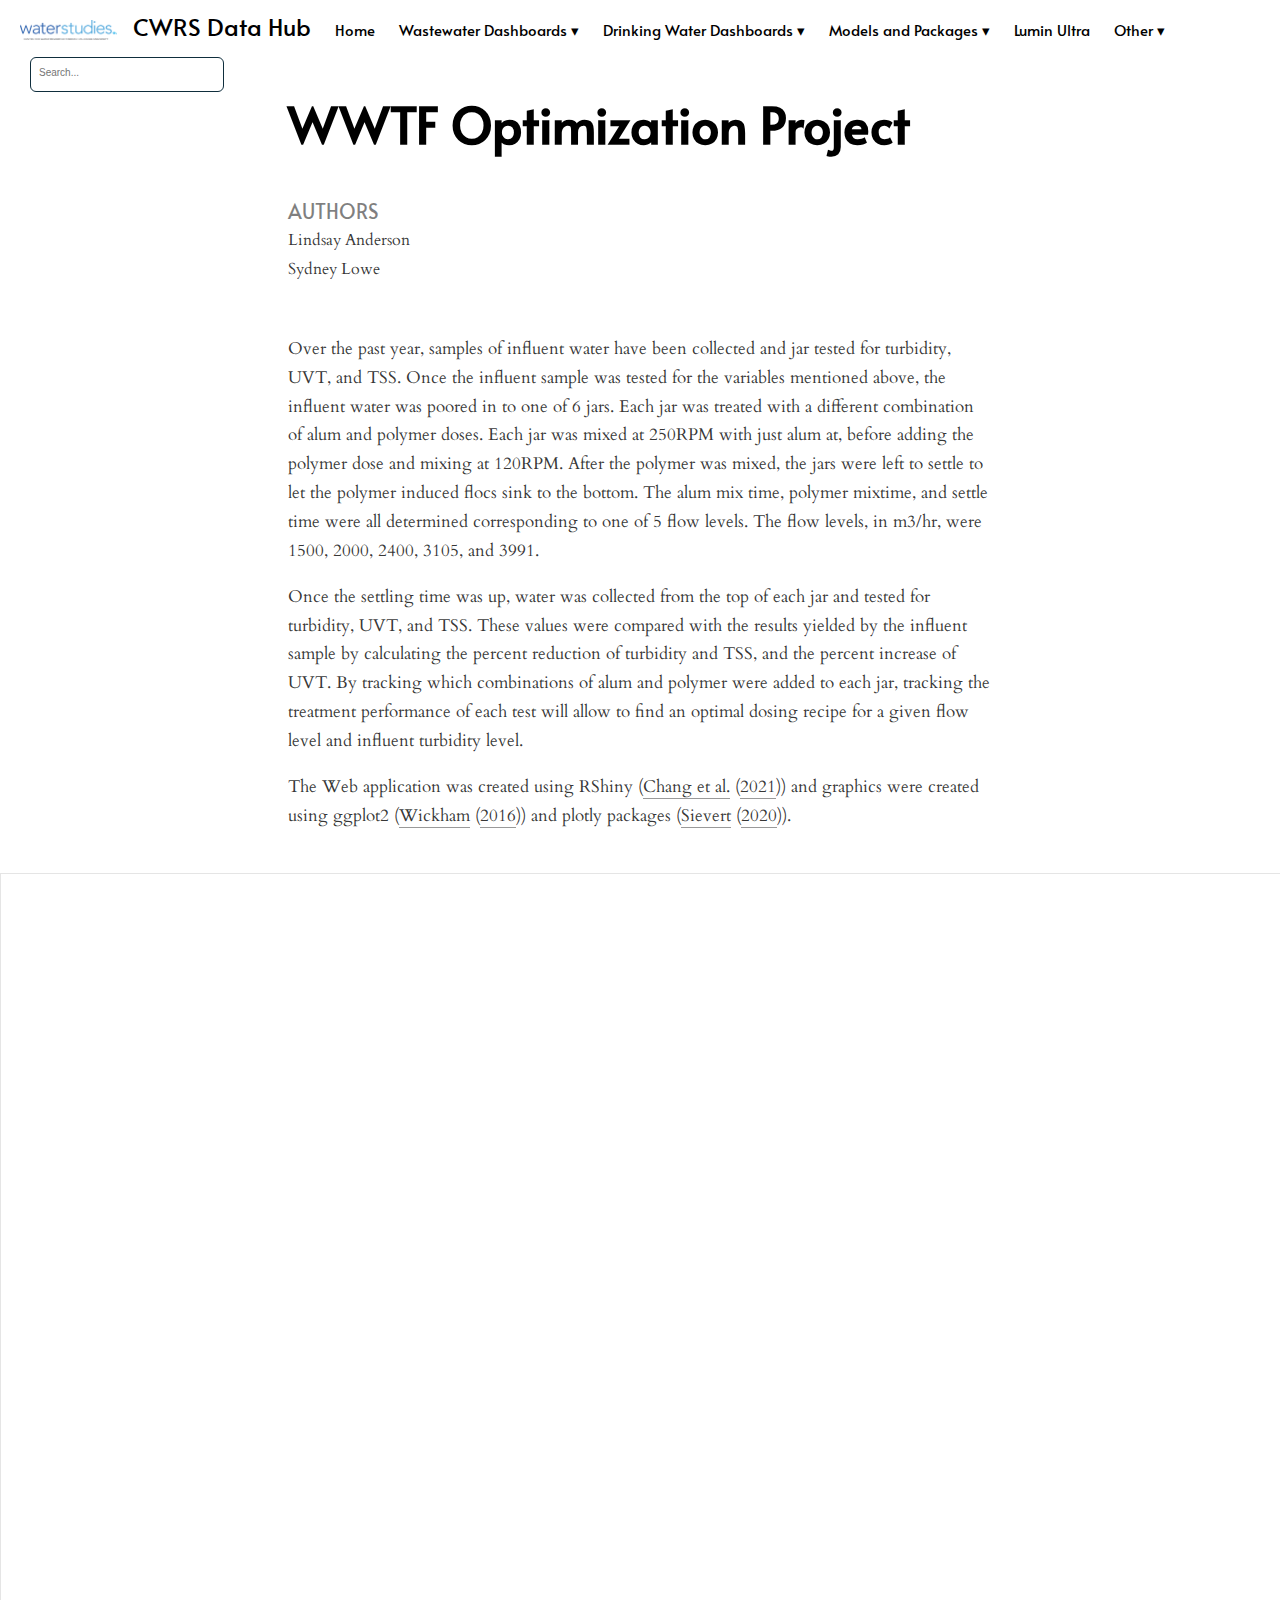
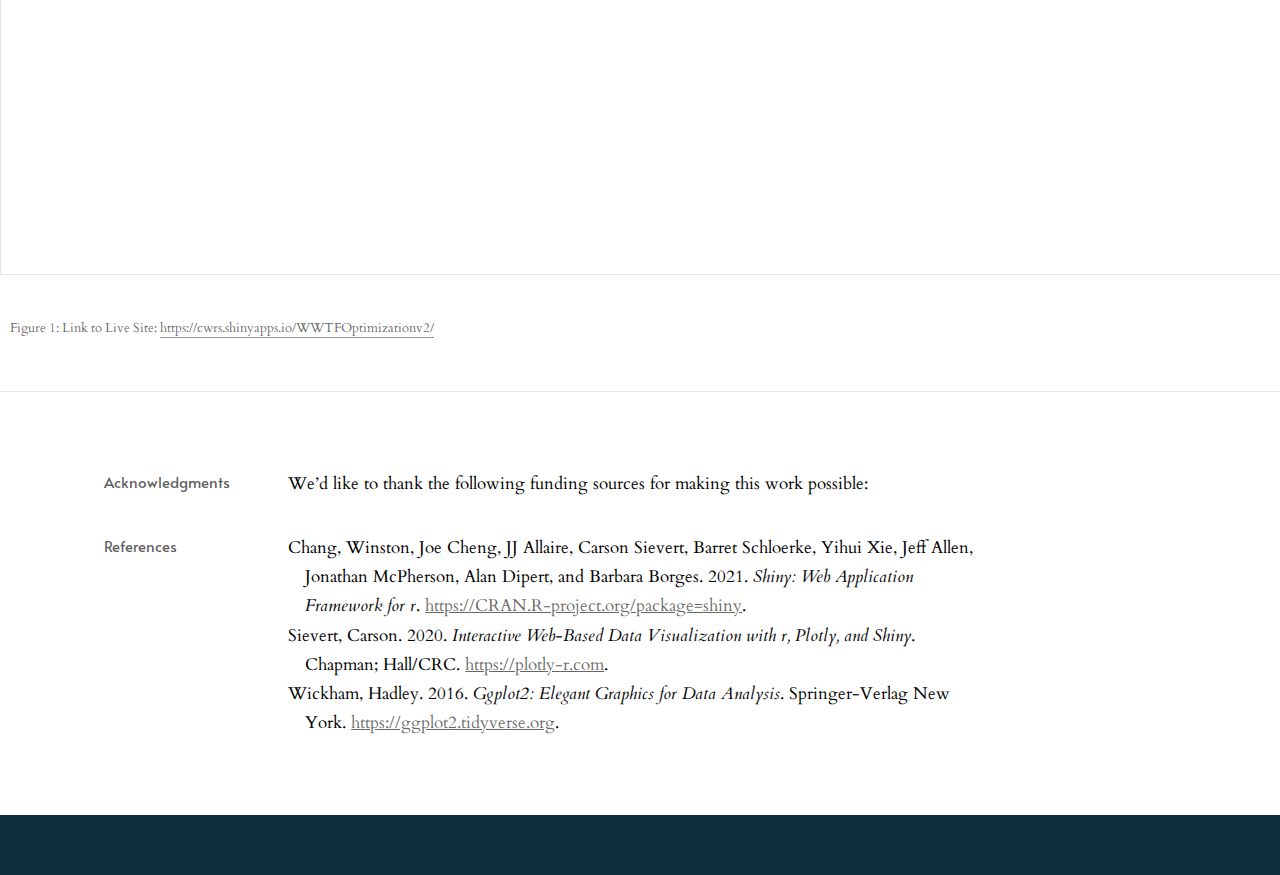
<file: docs/wwtp.html>
<!DOCTYPE html>

<html xmlns="http://www.w3.org/1999/xhtml" lang="" xml:lang="">

<head>
  <meta charset="utf-8"/>
  <meta name="viewport" content="width=device-width, initial-scale=1"/>
  <meta http-equiv="X-UA-Compatible" content="IE=Edge,chrome=1"/>
  <meta name="generator" content="distill" />

  <style type="text/css">
  /* Hide doc at startup (prevent jankiness while JS renders/transforms) */
  body {
    visibility: hidden;
  }
  </style>

 <!--radix_placeholder_import_source-->
 <!--/radix_placeholder_import_source-->

<style type="text/css">code{white-space: pre;}</style>
<style type="text/css" data-origin="pandoc">
pre > code.sourceCode { white-space: pre; position: relative; }
pre > code.sourceCode > span { display: inline-block; line-height: 1.25; }
pre > code.sourceCode > span:empty { height: 1.2em; }
.sourceCode { overflow: visible; }
code.sourceCode > span { color: inherit; text-decoration: inherit; }
div.sourceCode { margin: 1em 0; }
pre.sourceCode { margin: 0; }
@media screen {
div.sourceCode { overflow: auto; }
}
@media print {
pre > code.sourceCode { white-space: pre-wrap; }
pre > code.sourceCode > span { text-indent: -5em; padding-left: 5em; }
}
pre.numberSource code
  { counter-reset: source-line 0; }
pre.numberSource code > span
  { position: relative; left: -4em; counter-increment: source-line; }
pre.numberSource code > span > a:first-child::before
  { content: counter(source-line);
    position: relative; left: -1em; text-align: right; vertical-align: baseline;
    border: none; display: inline-block;
    -webkit-touch-callout: none; -webkit-user-select: none;
    -khtml-user-select: none; -moz-user-select: none;
    -ms-user-select: none; user-select: none;
    padding: 0 4px; width: 4em;
    color: #aaaaaa;
  }
pre.numberSource { margin-left: 3em; border-left: 1px solid #aaaaaa;  padding-left: 4px; }
div.sourceCode
  {   }
@media screen {
pre > code.sourceCode > span > a:first-child::before { text-decoration: underline; }
}
code span.al { color: #ad0000; } /* Alert */
code span.an { color: #5e5e5e; } /* Annotation */
code span.at { } /* Attribute */
code span.bn { color: #ad0000; } /* BaseN */
code span.bu { } /* BuiltIn */
code span.cf { color: #007ba5; } /* ControlFlow */
code span.ch { color: #20794d; } /* Char */
code span.cn { color: #8f5902; } /* Constant */
code span.co { color: #5e5e5e; } /* Comment */
code span.cv { color: #5e5e5e; font-style: italic; } /* CommentVar */
code span.do { color: #5e5e5e; font-style: italic; } /* Documentation */
code span.dt { color: #ad0000; } /* DataType */
code span.dv { color: #ad0000; } /* DecVal */
code span.er { color: #ad0000; } /* Error */
code span.ex { } /* Extension */
code span.fl { color: #ad0000; } /* Float */
code span.fu { color: #4758ab; } /* Function */
code span.im { } /* Import */
code span.in { color: #5e5e5e; } /* Information */
code span.kw { color: #007ba5; } /* Keyword */
code span.op { color: #5e5e5e; } /* Operator */
code span.ot { color: #007ba5; } /* Other */
code span.pp { color: #ad0000; } /* Preprocessor */
code span.sc { color: #5e5e5e; } /* SpecialChar */
code span.ss { color: #20794d; } /* SpecialString */
code span.st { color: #20794d; } /* String */
code span.va { color: #111111; } /* Variable */
code span.vs { color: #20794d; } /* VerbatimString */
code span.wa { color: #5e5e5e; font-style: italic; } /* Warning */
</style>

<style>
  div.csl-bib-body { }
  div.csl-entry {
    clear: both;
    }
  .hanging div.csl-entry {
    margin-left:2em;
    text-indent:-2em;
  }
  div.csl-left-margin {
    min-width:2em;
    float:left;
  }
  div.csl-right-inline {
    margin-left:2em;
    padding-left:1em;
  }
  div.csl-indent {
    margin-left: 2em;
  }
</style>

  <!--radix_placeholder_meta_tags-->
  <title>CWRS Data Hub: WWTF Optimization Project</title>


  <link rel="icon" type="image/png" href="water.png"/>

  <meta name="article:author" content="Lindsay Anderson"/>
  <meta name="article:author" content="Sydney Lowe"/>

  <!--  https://developers.facebook.com/docs/sharing/webmasters#markup -->
  <meta property="og:title" content="CWRS Data Hub: WWTF Optimization Project"/>
  <meta property="og:type" content="article"/>
  <meta property="og:locale" content="en_US"/>
  <meta property="og:site_name" content="CWRS Data Hub"/>

  <!--  https://dev.twitter.com/cards/types/summary -->
  <meta property="twitter:card" content="summary"/>
  <meta property="twitter:title" content="CWRS Data Hub: WWTF Optimization Project"/>

  <!--/radix_placeholder_meta_tags-->
  
  <meta name="citation_reference" content="citation_title=Shiny: Web application framework for r;citation_publication_date=2021;citation_author=Winston Chang;citation_author=Joe Cheng;citation_author=JJ Allaire;citation_author=Carson Sievert;citation_author=Barret Schloerke;citation_author=Yihui Xie;citation_author=Jeff Allen;citation_author=Jonathan McPherson;citation_author=Alan Dipert;citation_author=Barbara Borges"/>
  <meta name="citation_reference" content="citation_title=ggplot2: Elegant graphics for data analysis;citation_publication_date=2016;citation_publisher=Springer-Verlag New York;citation_author=Hadley Wickham"/>
  <meta name="citation_reference" content="citation_title=Interactive web-based data visualization with r, plotly, and shiny;citation_publication_date=2020;citation_publisher=Chapman; Hall/CRC;citation_author=Carson Sievert"/>
  <!--radix_placeholder_rmarkdown_metadata-->

  <script type="text/json" id="radix-rmarkdown-metadata">
  {"type":"list","attributes":{"names":{"type":"character","attributes":{},"value":["title","author","bibliography"]}},"value":[{"type":"character","attributes":{},"value":["WWTF Optimization Project"]},{"type":"list","attributes":{},"value":[{"type":"list","attributes":{"names":{"type":"character","attributes":{},"value":["name"]}},"value":[{"type":"character","attributes":{},"value":["Lindsay Anderson"]}]},{"type":"list","attributes":{"names":{"type":"character","attributes":{},"value":["name"]}},"value":[{"type":"character","attributes":{},"value":["Sydney Lowe"]}]}]},{"type":"character","attributes":{},"value":["references.bib"]}]}
  </script>
  <!--/radix_placeholder_rmarkdown_metadata-->
  <!--radix_placeholder_navigation_in_header-->
  <meta name="distill:offset" content=""/>

  <script type="application/javascript">

    window.headroom_prevent_pin = false;

    window.document.addEventListener("DOMContentLoaded", function (event) {

      // initialize headroom for banner
      var header = $('header').get(0);
      var headerHeight = header.offsetHeight;
      var headroom = new Headroom(header, {
        tolerance: 5,
        onPin : function() {
          if (window.headroom_prevent_pin) {
            window.headroom_prevent_pin = false;
            headroom.unpin();
          }
        }
      });
      headroom.init();
      if(window.location.hash)
        headroom.unpin();
      $(header).addClass('headroom--transition');

      // offset scroll location for banner on hash change
      // (see: https://github.com/WickyNilliams/headroom.js/issues/38)
      window.addEventListener("hashchange", function(event) {
        window.scrollTo(0, window.pageYOffset - (headerHeight + 25));
      });

      // responsive menu
      $('.distill-site-header').each(function(i, val) {
        var topnav = $(this);
        var toggle = topnav.find('.nav-toggle');
        toggle.on('click', function() {
          topnav.toggleClass('responsive');
        });
      });

      // nav dropdowns
      $('.nav-dropbtn').click(function(e) {
        $(this).next('.nav-dropdown-content').toggleClass('nav-dropdown-active');
        $(this).parent().siblings('.nav-dropdown')
           .children('.nav-dropdown-content').removeClass('nav-dropdown-active');
      });
      $("body").click(function(e){
        $('.nav-dropdown-content').removeClass('nav-dropdown-active');
      });
      $(".nav-dropdown").click(function(e){
        e.stopPropagation();
      });
    });
  </script>

  <style type="text/css">

  /* Theme (user-documented overrideables for nav appearance) */

  .distill-site-nav {
    color: rgba(255, 255, 255, 0.8);
    background-color: #0F2E3D;
    font-size: 15px;
    font-weight: 300;
  }

  .distill-site-nav a {
    color: inherit;
    text-decoration: none;
  }

  .distill-site-nav a:hover {
    color: white;
  }

  @media print {
    .distill-site-nav {
      display: none;
    }
  }

  .distill-site-header {

  }

  .distill-site-footer {

  }


  /* Site Header */

  .distill-site-header {
    width: 100%;
    box-sizing: border-box;
    z-index: 3;
  }

  .distill-site-header .nav-left {
    display: inline-block;
    margin-left: 8px;
  }

  @media screen and (max-width: 768px) {
    .distill-site-header .nav-left {
      margin-left: 0;
    }
  }


  .distill-site-header .nav-right {
    float: right;
    margin-right: 8px;
  }

  .distill-site-header a,
  .distill-site-header .title {
    display: inline-block;
    text-align: center;
    padding: 14px 10px 14px 10px;
  }

  .distill-site-header .title {
    font-size: 18px;
    min-width: 150px;
  }

  .distill-site-header .logo {
    padding: 0;
  }

  .distill-site-header .logo img {
    display: none;
    max-height: 20px;
    width: auto;
    margin-bottom: -4px;
  }

  .distill-site-header .nav-image img {
    max-height: 18px;
    width: auto;
    display: inline-block;
    margin-bottom: -3px;
  }



  @media screen and (min-width: 1000px) {
    .distill-site-header .logo img {
      display: inline-block;
    }
    .distill-site-header .nav-left {
      margin-left: 20px;
    }
    .distill-site-header .nav-right {
      margin-right: 20px;
    }
    .distill-site-header .title {
      padding-left: 12px;
    }
  }


  .distill-site-header .nav-toggle {
    display: none;
  }

  .nav-dropdown {
    display: inline-block;
    position: relative;
  }

  .nav-dropdown .nav-dropbtn {
    border: none;
    outline: none;
    color: rgba(255, 255, 255, 0.8);
    padding: 16px 10px;
    background-color: transparent;
    font-family: inherit;
    font-size: inherit;
    font-weight: inherit;
    margin: 0;
    margin-top: 1px;
    z-index: 2;
  }

  .nav-dropdown-content {
    display: none;
    position: absolute;
    background-color: white;
    min-width: 200px;
    border: 1px solid rgba(0,0,0,0.15);
    border-radius: 4px;
    box-shadow: 0px 8px 16px 0px rgba(0,0,0,0.1);
    z-index: 1;
    margin-top: 2px;
    white-space: nowrap;
    padding-top: 4px;
    padding-bottom: 4px;
  }

  .nav-dropdown-content hr {
    margin-top: 4px;
    margin-bottom: 4px;
    border: none;
    border-bottom: 1px solid rgba(0, 0, 0, 0.1);
  }

  .nav-dropdown-active {
    display: block;
  }

  .nav-dropdown-content a, .nav-dropdown-content .nav-dropdown-header {
    color: black;
    padding: 6px 24px;
    text-decoration: none;
    display: block;
    text-align: left;
  }

  .nav-dropdown-content .nav-dropdown-header {
    display: block;
    padding: 5px 24px;
    padding-bottom: 0;
    text-transform: uppercase;
    font-size: 14px;
    color: #999999;
    white-space: nowrap;
  }

  .nav-dropdown:hover .nav-dropbtn {
    color: white;
  }

  .nav-dropdown-content a:hover {
    background-color: #ddd;
    color: black;
  }

  .nav-right .nav-dropdown-content {
    margin-left: -45%;
    right: 0;
  }

  @media screen and (max-width: 768px) {
    .distill-site-header a, .distill-site-header .nav-dropdown  {display: none;}
    .distill-site-header a.nav-toggle {
      float: right;
      display: block;
    }
    .distill-site-header .title {
      margin-left: 0;
    }
    .distill-site-header .nav-right {
      margin-right: 0;
    }
    .distill-site-header {
      overflow: hidden;
    }
    .nav-right .nav-dropdown-content {
      margin-left: 0;
    }
  }


  @media screen and (max-width: 768px) {
    .distill-site-header.responsive {position: relative; min-height: 500px; }
    .distill-site-header.responsive a.nav-toggle {
      position: absolute;
      right: 0;
      top: 0;
    }
    .distill-site-header.responsive a,
    .distill-site-header.responsive .nav-dropdown {
      display: block;
      text-align: left;
    }
    .distill-site-header.responsive .nav-left,
    .distill-site-header.responsive .nav-right {
      width: 100%;
    }
    .distill-site-header.responsive .nav-dropdown {float: none;}
    .distill-site-header.responsive .nav-dropdown-content {position: relative;}
    .distill-site-header.responsive .nav-dropdown .nav-dropbtn {
      display: block;
      width: 100%;
      text-align: left;
    }
  }

  /* Site Footer */

  .distill-site-footer {
    width: 100%;
    overflow: hidden;
    box-sizing: border-box;
    z-index: 3;
    margin-top: 30px;
    padding-top: 30px;
    padding-bottom: 30px;
    text-align: center;
  }

  /* Headroom */

  d-title {
    padding-top: 6rem;
  }

  @media print {
    d-title {
      padding-top: 4rem;
    }
  }

  .headroom {
    z-index: 1000;
    position: fixed;
    top: 0;
    left: 0;
    right: 0;
  }

  .headroom--transition {
    transition: all .4s ease-in-out;
  }

  .headroom--unpinned {
    top: -100px;
  }

  .headroom--pinned {
    top: 0;
  }

  /* adjust viewport for navbar height */
  /* helps vertically center bootstrap (non-distill) content */
  .min-vh-100 {
    min-height: calc(100vh - 100px) !important;
  }

  </style>

  <script src="site_libs/jquery-3.6.0/jquery-3.6.0.min.js"></script>
  <link href="site_libs/font-awesome-5.1.0/css/all.css" rel="stylesheet"/>
  <link href="site_libs/font-awesome-5.1.0/css/v4-shims.css" rel="stylesheet"/>
  <script src="site_libs/headroom-0.9.4/headroom.min.js"></script>
  <script src="site_libs/autocomplete-0.37.1/autocomplete.min.js"></script>
  <script src="site_libs/fuse-6.4.1/fuse.min.js"></script>

  <script type="application/javascript">

  function getMeta(metaName) {
    var metas = document.getElementsByTagName('meta');
    for (let i = 0; i < metas.length; i++) {
      if (metas[i].getAttribute('name') === metaName) {
        return metas[i].getAttribute('content');
      }
    }
    return '';
  }

  function offsetURL(url) {
    var offset = getMeta('distill:offset');
    return offset ? offset + '/' + url : url;
  }

  function createFuseIndex() {

    // create fuse index
    var options = {
      keys: [
        { name: 'title', weight: 20 },
        { name: 'categories', weight: 15 },
        { name: 'description', weight: 10 },
        { name: 'contents', weight: 5 },
      ],
      ignoreLocation: true,
      threshold: 0
    };
    var fuse = new window.Fuse([], options);

    // fetch the main search.json
    return fetch(offsetURL('search.json'))
      .then(function(response) {
        if (response.status == 200) {
          return response.json().then(function(json) {
            // index main articles
            json.articles.forEach(function(article) {
              fuse.add(article);
            });
            // download collections and index their articles
            return Promise.all(json.collections.map(function(collection) {
              return fetch(offsetURL(collection)).then(function(response) {
                if (response.status === 200) {
                  return response.json().then(function(articles) {
                    articles.forEach(function(article) {
                      fuse.add(article);
                    });
                  })
                } else {
                  return Promise.reject(
                    new Error('Unexpected status from search index request: ' +
                              response.status)
                  );
                }
              });
            })).then(function() {
              return fuse;
            });
          });

        } else {
          return Promise.reject(
            new Error('Unexpected status from search index request: ' +
                        response.status)
          );
        }
      });
  }

  window.document.addEventListener("DOMContentLoaded", function (event) {

    // get search element (bail if we don't have one)
    var searchEl = window.document.getElementById('distill-search');
    if (!searchEl)
      return;

    createFuseIndex()
      .then(function(fuse) {

        // make search box visible
        searchEl.classList.remove('hidden');

        // initialize autocomplete
        var options = {
          autoselect: true,
          hint: false,
          minLength: 2,
        };
        window.autocomplete(searchEl, options, [{
          source: function(query, callback) {
            const searchOptions = {
              isCaseSensitive: false,
              shouldSort: true,
              minMatchCharLength: 2,
              limit: 10,
            };
            var results = fuse.search(query, searchOptions);
            callback(results
              .map(function(result) { return result.item; })
            );
          },
          templates: {
            suggestion: function(suggestion) {
              var img = suggestion.preview && Object.keys(suggestion.preview).length > 0
                ? `<img src="${offsetURL(suggestion.preview)}"</img>`
                : '';
              var html = `
                <div class="search-item">
                  <h3>${suggestion.title}</h3>
                  <div class="search-item-description">
                    ${suggestion.description || ''}
                  </div>
                  <div class="search-item-preview">
                    ${img}
                  </div>
                </div>
              `;
              return html;
            }
          }
        }]).on('autocomplete:selected', function(event, suggestion) {
          window.location.href = offsetURL(suggestion.path);
        });
        // remove inline display style on autocompleter (we want to
        // manage responsive display via css)
        $('.algolia-autocomplete').css("display", "");
      })
      .catch(function(error) {
        console.log(error);
      });

  });

  </script>

  <style type="text/css">

  .nav-search {
    font-size: x-small;
  }

  /* Algolioa Autocomplete */

  .algolia-autocomplete {
    display: inline-block;
    margin-left: 10px;
    vertical-align: sub;
    background-color: white;
    color: black;
    padding: 6px;
    padding-top: 8px;
    padding-bottom: 0;
    border-radius: 6px;
    border: 1px #0F2E3D solid;
    width: 180px;
  }


  @media screen and (max-width: 768px) {
    .distill-site-nav .algolia-autocomplete {
      display: none;
      visibility: hidden;
    }
    .distill-site-nav.responsive .algolia-autocomplete {
      display: inline-block;
      visibility: visible;
    }
    .distill-site-nav.responsive .algolia-autocomplete .aa-dropdown-menu {
      margin-left: 0;
      width: 400px;
      max-height: 400px;
    }
  }

  .algolia-autocomplete .aa-input, .algolia-autocomplete .aa-hint {
    width: 90%;
    outline: none;
    border: none;
  }

  .algolia-autocomplete .aa-hint {
    color: #999;
  }
  .algolia-autocomplete .aa-dropdown-menu {
    width: 550px;
    max-height: 70vh;
    overflow-x: visible;
    overflow-y: scroll;
    padding: 5px;
    margin-top: 3px;
    margin-left: -150px;
    background-color: #fff;
    border-radius: 5px;
    border: 1px solid #999;
    border-top: none;
  }

  .algolia-autocomplete .aa-dropdown-menu .aa-suggestion {
    cursor: pointer;
    padding: 5px 4px;
    border-bottom: 1px solid #eee;
  }

  .algolia-autocomplete .aa-dropdown-menu .aa-suggestion:last-of-type {
    border-bottom: none;
    margin-bottom: 2px;
  }

  .algolia-autocomplete .aa-dropdown-menu .aa-suggestion .search-item {
    overflow: hidden;
    font-size: 0.8em;
    line-height: 1.4em;
  }

  .algolia-autocomplete .aa-dropdown-menu .aa-suggestion .search-item h3 {
    font-size: 1rem;
    margin-block-start: 0;
    margin-block-end: 5px;
  }

  .algolia-autocomplete .aa-dropdown-menu .aa-suggestion .search-item-description {
    display: inline-block;
    overflow: hidden;
    height: 2.8em;
    width: 80%;
    margin-right: 4%;
  }

  .algolia-autocomplete .aa-dropdown-menu .aa-suggestion .search-item-preview {
    display: inline-block;
    width: 15%;
  }

  .algolia-autocomplete .aa-dropdown-menu .aa-suggestion .search-item-preview img {
    height: 3em;
    width: auto;
    display: none;
  }

  .algolia-autocomplete .aa-dropdown-menu .aa-suggestion .search-item-preview img[src] {
    display: initial;
  }

  .algolia-autocomplete .aa-dropdown-menu .aa-suggestion.aa-cursor {
    background-color: #eee;
  }
  .algolia-autocomplete .aa-dropdown-menu .aa-suggestion em {
    font-weight: bold;
    font-style: normal;
  }

  </style>


  <!--/radix_placeholder_navigation_in_header-->
  <!--radix_placeholder_distill-->

  <style type="text/css">

  body {
    background-color: white;
  }

  .pandoc-table {
    width: 100%;
  }

  .pandoc-table>caption {
    margin-bottom: 10px;
  }

  .pandoc-table th:not([align]) {
    text-align: left;
  }

  .pagedtable-footer {
    font-size: 15px;
  }

  d-byline .byline {
    grid-template-columns: 2fr 2fr;
  }

  d-byline .byline h3 {
    margin-block-start: 1.5em;
  }

  d-byline .byline .authors-affiliations h3 {
    margin-block-start: 0.5em;
  }

  .authors-affiliations .orcid-id {
    width: 16px;
    height:16px;
    margin-left: 4px;
    margin-right: 4px;
    vertical-align: middle;
    padding-bottom: 2px;
  }

  d-title .dt-tags {
    margin-top: 1em;
    grid-column: text;
  }

  .dt-tags .dt-tag {
    text-decoration: none;
    display: inline-block;
    color: rgba(0,0,0,0.6);
    padding: 0em 0.4em;
    margin-right: 0.5em;
    margin-bottom: 0.4em;
    font-size: 70%;
    border: 1px solid rgba(0,0,0,0.2);
    border-radius: 3px;
    text-transform: uppercase;
    font-weight: 500;
  }

  d-article table.gt_table td,
  d-article table.gt_table th {
    border-bottom: none;
  }

  .html-widget {
    margin-bottom: 2.0em;
  }

  .l-screen-inset {
    padding-right: 16px;
  }

  .l-screen .caption {
    margin-left: 10px;
  }

  .shaded {
    background: rgb(247, 247, 247);
    padding-top: 20px;
    padding-bottom: 20px;
    border-top: 1px solid rgba(0, 0, 0, 0.1);
    border-bottom: 1px solid rgba(0, 0, 0, 0.1);
  }

  .shaded .html-widget {
    margin-bottom: 0;
    border: 1px solid rgba(0, 0, 0, 0.1);
  }

  .shaded .shaded-content {
    background: white;
  }

  .text-output {
    margin-top: 0;
    line-height: 1.5em;
  }

  .hidden {
    display: none !important;
  }

  d-article {
    padding-top: 2.5rem;
    padding-bottom: 30px;
  }

  d-appendix {
    padding-top: 30px;
  }

  d-article>p>img {
    width: 100%;
  }

  d-article h2 {
    margin: 1rem 0 1.5rem 0;
  }

  d-article h3 {
    margin-top: 1.5rem;
  }

  d-article iframe {
    border: 1px solid rgba(0, 0, 0, 0.1);
    margin-bottom: 2.0em;
    width: 100%;
  }

  /* Tweak code blocks */

  d-article div.sourceCode code,
  d-article pre code {
    font-family: Consolas, Monaco, 'Andale Mono', 'Ubuntu Mono', monospace;
  }

  d-article pre,
  d-article div.sourceCode,
  d-article div.sourceCode pre {
    overflow: auto;
  }

  d-article div.sourceCode {
    background-color: white;
  }

  d-article div.sourceCode pre {
    padding-left: 10px;
    font-size: 12px;
    border-left: 2px solid rgba(0,0,0,0.1);
  }

  d-article pre {
    font-size: 12px;
    color: black;
    background: none;
    margin-top: 0;
    text-align: left;
    white-space: pre;
    word-spacing: normal;
    word-break: normal;
    word-wrap: normal;
    line-height: 1.5;

    -moz-tab-size: 4;
    -o-tab-size: 4;
    tab-size: 4;

    -webkit-hyphens: none;
    -moz-hyphens: none;
    -ms-hyphens: none;
    hyphens: none;
  }

  d-article pre a {
    border-bottom: none;
  }

  d-article pre a:hover {
    border-bottom: none;
    text-decoration: underline;
  }

  d-article details {
    grid-column: text;
    margin-bottom: 0.8em;
  }

  @media(min-width: 768px) {

  d-article pre,
  d-article div.sourceCode,
  d-article div.sourceCode pre {
    overflow: visible !important;
  }

  d-article div.sourceCode pre {
    padding-left: 18px;
    font-size: 14px;
  }

  d-article pre {
    font-size: 14px;
  }

  }

  figure img.external {
    background: white;
    border: 1px solid rgba(0, 0, 0, 0.1);
    box-shadow: 0 1px 8px rgba(0, 0, 0, 0.1);
    padding: 18px;
    box-sizing: border-box;
  }

  /* CSS for d-contents */

  .d-contents {
    grid-column: text;
    color: rgba(0,0,0,0.8);
    font-size: 0.9em;
    padding-bottom: 1em;
    margin-bottom: 1em;
    padding-bottom: 0.5em;
    margin-bottom: 1em;
    padding-left: 0.25em;
    justify-self: start;
  }

  @media(min-width: 1000px) {
    .d-contents.d-contents-float {
      height: 0;
      grid-column-start: 1;
      grid-column-end: 4;
      justify-self: center;
      padding-right: 3em;
      padding-left: 2em;
    }
  }

  .d-contents nav h3 {
    font-size: 18px;
    margin-top: 0;
    margin-bottom: 1em;
  }

  .d-contents li {
    list-style-type: none
  }

  .d-contents nav > ul {
    padding-left: 0;
  }

  .d-contents ul {
    padding-left: 1em
  }

  .d-contents nav ul li {
    margin-top: 0.6em;
    margin-bottom: 0.2em;
  }

  .d-contents nav a {
    font-size: 13px;
    border-bottom: none;
    text-decoration: none
    color: rgba(0, 0, 0, 0.8);
  }

  .d-contents nav a:hover {
    text-decoration: underline solid rgba(0, 0, 0, 0.6)
  }

  .d-contents nav > ul > li > a {
    font-weight: 600;
  }

  .d-contents nav > ul > li > ul {
    font-weight: inherit;
  }

  .d-contents nav > ul > li > ul > li {
    margin-top: 0.2em;
  }


  .d-contents nav ul {
    margin-top: 0;
    margin-bottom: 0.25em;
  }

  .d-article-with-toc h2:nth-child(2) {
    margin-top: 0;
  }


  /* Figure */

  .figure {
    position: relative;
    margin-bottom: 2.5em;
    margin-top: 1.5em;
  }

  .figure img {
    width: 100%;
  }

  .figure .caption {
    color: rgba(0, 0, 0, 0.6);
    font-size: 12px;
    line-height: 1.5em;
  }

  .figure img.external {
    background: white;
    border: 1px solid rgba(0, 0, 0, 0.1);
    box-shadow: 0 1px 8px rgba(0, 0, 0, 0.1);
    padding: 18px;
    box-sizing: border-box;
  }

  .figure .caption a {
    color: rgba(0, 0, 0, 0.6);
  }

  .figure .caption b,
  .figure .caption strong, {
    font-weight: 600;
    color: rgba(0, 0, 0, 1.0);
  }

  /* Citations */

  d-article .citation {
    color: inherit;
    cursor: inherit;
  }

  div.hanging-indent{
    margin-left: 1em; text-indent: -1em;
  }

  /* Citation hover box */

  .tippy-box[data-theme~=light-border] {
    background-color: rgba(250, 250, 250, 0.95);
  }

  .tippy-content > p {
    margin-bottom: 0;
    padding: 2px;
  }


  /* Tweak 1000px media break to show more text */

  @media(min-width: 1000px) {
    .base-grid,
    distill-header,
    d-title,
    d-abstract,
    d-article,
    d-appendix,
    distill-appendix,
    d-byline,
    d-footnote-list,
    d-citation-list,
    distill-footer {
      grid-template-columns: [screen-start] 1fr [page-start kicker-start] 80px [middle-start] 50px [text-start kicker-end] 65px 65px 65px 65px 65px 65px 65px 65px [text-end gutter-start] 65px [middle-end] 65px [page-end gutter-end] 1fr [screen-end];
      grid-column-gap: 16px;
    }

    .grid {
      grid-column-gap: 16px;
    }

    d-article {
      font-size: 1.06rem;
      line-height: 1.7em;
    }
    figure .caption, .figure .caption, figure figcaption {
      font-size: 13px;
    }
  }

  @media(min-width: 1180px) {
    .base-grid,
    distill-header,
    d-title,
    d-abstract,
    d-article,
    d-appendix,
    distill-appendix,
    d-byline,
    d-footnote-list,
    d-citation-list,
    distill-footer {
      grid-template-columns: [screen-start] 1fr [page-start kicker-start] 60px [middle-start] 60px [text-start kicker-end] 60px 60px 60px 60px 60px 60px 60px 60px [text-end gutter-start] 60px [middle-end] 60px [page-end gutter-end] 1fr [screen-end];
      grid-column-gap: 32px;
    }

    .grid {
      grid-column-gap: 32px;
    }
  }


  /* Get the citation styles for the appendix (not auto-injected on render since
     we do our own rendering of the citation appendix) */

  d-appendix .citation-appendix,
  .d-appendix .citation-appendix {
    font-size: 11px;
    line-height: 15px;
    border-left: 1px solid rgba(0, 0, 0, 0.1);
    padding-left: 18px;
    border: 1px solid rgba(0,0,0,0.1);
    background: rgba(0, 0, 0, 0.02);
    padding: 10px 18px;
    border-radius: 3px;
    color: rgba(150, 150, 150, 1);
    overflow: hidden;
    margin-top: -12px;
    white-space: pre-wrap;
    word-wrap: break-word;
  }

  /* Include appendix styles here so they can be overridden */

  d-appendix {
    contain: layout style;
    font-size: 0.8em;
    line-height: 1.7em;
    margin-top: 60px;
    margin-bottom: 0;
    border-top: 1px solid rgba(0, 0, 0, 0.1);
    color: rgba(0,0,0,0.5);
    padding-top: 60px;
    padding-bottom: 48px;
  }

  d-appendix h3 {
    grid-column: page-start / text-start;
    font-size: 15px;
    font-weight: 500;
    margin-top: 1em;
    margin-bottom: 0;
    color: rgba(0,0,0,0.65);
  }

  d-appendix h3 + * {
    margin-top: 1em;
  }

  d-appendix ol {
    padding: 0 0 0 15px;
  }

  @media (min-width: 768px) {
    d-appendix ol {
      padding: 0 0 0 30px;
      margin-left: -30px;
    }
  }

  d-appendix li {
    margin-bottom: 1em;
  }

  d-appendix a {
    color: rgba(0, 0, 0, 0.6);
  }

  d-appendix > * {
    grid-column: text;
  }

  d-appendix > d-footnote-list,
  d-appendix > d-citation-list,
  d-appendix > distill-appendix {
    grid-column: screen;
  }

  /* Include footnote styles here so they can be overridden */

  d-footnote-list {
    contain: layout style;
  }

  d-footnote-list > * {
    grid-column: text;
  }

  d-footnote-list a.footnote-backlink {
    color: rgba(0,0,0,0.3);
    padding-left: 0.5em;
  }



  /* Anchor.js */

  .anchorjs-link {
    /*transition: all .25s linear; */
    text-decoration: none;
    border-bottom: none;
  }
  *:hover > .anchorjs-link {
    margin-left: -1.125em !important;
    text-decoration: none;
    border-bottom: none;
  }

  /* Social footer */

  .social_footer {
    margin-top: 30px;
    margin-bottom: 0;
    color: rgba(0,0,0,0.67);
  }

  .disqus-comments {
    margin-right: 30px;
  }

  .disqus-comment-count {
    border-bottom: 1px solid rgba(0, 0, 0, 0.4);
    cursor: pointer;
  }

  #disqus_thread {
    margin-top: 30px;
  }

  .article-sharing a {
    border-bottom: none;
    margin-right: 8px;
  }

  .article-sharing a:hover {
    border-bottom: none;
  }

  .sidebar-section.subscribe {
    font-size: 12px;
    line-height: 1.6em;
  }

  .subscribe p {
    margin-bottom: 0.5em;
  }


  .article-footer .subscribe {
    font-size: 15px;
    margin-top: 45px;
  }


  .sidebar-section.custom {
    font-size: 12px;
    line-height: 1.6em;
  }

  .custom p {
    margin-bottom: 0.5em;
  }

  /* Styles for listing layout (hide title) */
  .layout-listing d-title, .layout-listing .d-title {
    display: none;
  }

  /* Styles for posts lists (not auto-injected) */


  .posts-with-sidebar {
    padding-left: 45px;
    padding-right: 45px;
  }

  .posts-list .description h2,
  .posts-list .description p {
    font-family: -apple-system, BlinkMacSystemFont, "Segoe UI", Roboto, Oxygen, Ubuntu, Cantarell, "Fira Sans", "Droid Sans", "Helvetica Neue", Arial, sans-serif;
  }

  .posts-list .description h2 {
    font-weight: 700;
    border-bottom: none;
    padding-bottom: 0;
  }

  .posts-list h2.post-tag {
    border-bottom: 1px solid rgba(0, 0, 0, 0.2);
    padding-bottom: 12px;
  }
  .posts-list {
    margin-top: 60px;
    margin-bottom: 24px;
  }

  .posts-list .post-preview {
    text-decoration: none;
    overflow: hidden;
    display: block;
    border-bottom: 1px solid rgba(0, 0, 0, 0.1);
    padding: 24px 0;
  }

  .post-preview-last {
    border-bottom: none !important;
  }

  .posts-list .posts-list-caption {
    grid-column: screen;
    font-weight: 400;
  }

  .posts-list .post-preview h2 {
    margin: 0 0 6px 0;
    line-height: 1.2em;
    font-style: normal;
    font-size: 24px;
  }

  .posts-list .post-preview p {
    margin: 0 0 12px 0;
    line-height: 1.4em;
    font-size: 16px;
  }

  .posts-list .post-preview .thumbnail {
    box-sizing: border-box;
    margin-bottom: 24px;
    position: relative;
    max-width: 500px;
  }
  .posts-list .post-preview img {
    width: 100%;
    display: block;
  }

  .posts-list .metadata {
    font-size: 12px;
    line-height: 1.4em;
    margin-bottom: 18px;
  }

  .posts-list .metadata > * {
    display: inline-block;
  }

  .posts-list .metadata .publishedDate {
    margin-right: 2em;
  }

  .posts-list .metadata .dt-authors {
    display: block;
    margin-top: 0.3em;
    margin-right: 2em;
  }

  .posts-list .dt-tags {
    display: block;
    line-height: 1em;
  }

  .posts-list .dt-tags .dt-tag {
    display: inline-block;
    color: rgba(0,0,0,0.6);
    padding: 0.3em 0.4em;
    margin-right: 0.2em;
    margin-bottom: 0.4em;
    font-size: 60%;
    border: 1px solid rgba(0,0,0,0.2);
    border-radius: 3px;
    text-transform: uppercase;
    font-weight: 500;
  }

  .posts-list img {
    opacity: 1;
  }

  .posts-list img[data-src] {
    opacity: 0;
  }

  .posts-more {
    clear: both;
  }


  .posts-sidebar {
    font-size: 16px;
  }

  .posts-sidebar h3 {
    font-size: 16px;
    margin-top: 0;
    margin-bottom: 0.5em;
    font-weight: 400;
    text-transform: uppercase;
  }

  .sidebar-section {
    margin-bottom: 30px;
  }

  .categories ul {
    list-style-type: none;
    margin: 0;
    padding: 0;
  }

  .categories li {
    color: rgba(0, 0, 0, 0.8);
    margin-bottom: 0;
  }

  .categories li>a {
    border-bottom: none;
  }

  .categories li>a:hover {
    border-bottom: 1px solid rgba(0, 0, 0, 0.4);
  }

  .categories .active {
    font-weight: 600;
  }

  .categories .category-count {
    color: rgba(0, 0, 0, 0.4);
  }


  @media(min-width: 768px) {
    .posts-list .post-preview h2 {
      font-size: 26px;
    }
    .posts-list .post-preview .thumbnail {
      float: right;
      width: 30%;
      margin-bottom: 0;
    }
    .posts-list .post-preview .description {
      float: left;
      width: 45%;
    }
    .posts-list .post-preview .metadata {
      float: left;
      width: 20%;
      margin-top: 8px;
    }
    .posts-list .post-preview p {
      margin: 0 0 12px 0;
      line-height: 1.5em;
      font-size: 16px;
    }
    .posts-with-sidebar .posts-list {
      float: left;
      width: 75%;
    }
    .posts-with-sidebar .posts-sidebar {
      float: right;
      width: 20%;
      margin-top: 60px;
      padding-top: 24px;
      padding-bottom: 24px;
    }
  }


  /* Improve display for browsers without grid (IE/Edge <= 15) */

  .downlevel {
    line-height: 1.6em;
    font-family: -apple-system, BlinkMacSystemFont, "Segoe UI", Roboto, Oxygen, Ubuntu, Cantarell, "Fira Sans", "Droid Sans", "Helvetica Neue", Arial, sans-serif;
    margin: 0;
  }

  .downlevel .d-title {
    padding-top: 6rem;
    padding-bottom: 1.5rem;
  }

  .downlevel .d-title h1 {
    font-size: 50px;
    font-weight: 700;
    line-height: 1.1em;
    margin: 0 0 0.5rem;
  }

  .downlevel .d-title p {
    font-weight: 300;
    font-size: 1.2rem;
    line-height: 1.55em;
    margin-top: 0;
  }

  .downlevel .d-byline {
    padding-top: 0.8em;
    padding-bottom: 0.8em;
    font-size: 0.8rem;
    line-height: 1.8em;
  }

  .downlevel .section-separator {
    border: none;
    border-top: 1px solid rgba(0, 0, 0, 0.1);
  }

  .downlevel .d-article {
    font-size: 1.06rem;
    line-height: 1.7em;
    padding-top: 1rem;
    padding-bottom: 2rem;
  }


  .downlevel .d-appendix {
    padding-left: 0;
    padding-right: 0;
    max-width: none;
    font-size: 0.8em;
    line-height: 1.7em;
    margin-bottom: 0;
    color: rgba(0,0,0,0.5);
    padding-top: 40px;
    padding-bottom: 48px;
  }

  .downlevel .footnotes ol {
    padding-left: 13px;
  }

  .downlevel .base-grid,
  .downlevel .distill-header,
  .downlevel .d-title,
  .downlevel .d-abstract,
  .downlevel .d-article,
  .downlevel .d-appendix,
  .downlevel .distill-appendix,
  .downlevel .d-byline,
  .downlevel .d-footnote-list,
  .downlevel .d-citation-list,
  .downlevel .distill-footer,
  .downlevel .appendix-bottom,
  .downlevel .posts-container {
    padding-left: 40px;
    padding-right: 40px;
  }

  @media(min-width: 768px) {
    .downlevel .base-grid,
    .downlevel .distill-header,
    .downlevel .d-title,
    .downlevel .d-abstract,
    .downlevel .d-article,
    .downlevel .d-appendix,
    .downlevel .distill-appendix,
    .downlevel .d-byline,
    .downlevel .d-footnote-list,
    .downlevel .d-citation-list,
    .downlevel .distill-footer,
    .downlevel .appendix-bottom,
    .downlevel .posts-container {
    padding-left: 150px;
    padding-right: 150px;
    max-width: 900px;
  }
  }

  .downlevel pre code {
    display: block;
    border-left: 2px solid rgba(0, 0, 0, .1);
    padding: 0 0 0 20px;
    font-size: 14px;
  }

  .downlevel code, .downlevel pre {
    color: black;
    background: none;
    font-family: Consolas, Monaco, 'Andale Mono', 'Ubuntu Mono', monospace;
    text-align: left;
    white-space: pre;
    word-spacing: normal;
    word-break: normal;
    word-wrap: normal;
    line-height: 1.5;

    -moz-tab-size: 4;
    -o-tab-size: 4;
    tab-size: 4;

    -webkit-hyphens: none;
    -moz-hyphens: none;
    -ms-hyphens: none;
    hyphens: none;
  }

  .downlevel .posts-list .post-preview {
    color: inherit;
  }



  </style>

  <script type="application/javascript">

  function is_downlevel_browser() {
    if (bowser.isUnsupportedBrowser({ msie: "12", msedge: "16"},
                                   window.navigator.userAgent)) {
      return true;
    } else {
      return window.load_distill_framework === undefined;
    }
  }

  // show body when load is complete
  function on_load_complete() {

    // add anchors
    if (window.anchors) {
      window.anchors.options.placement = 'left';
      window.anchors.add('d-article > h2, d-article > h3, d-article > h4, d-article > h5');
    }


    // set body to visible
    document.body.style.visibility = 'visible';

    // force redraw for leaflet widgets
    if (window.HTMLWidgets) {
      var maps = window.HTMLWidgets.findAll(".leaflet");
      $.each(maps, function(i, el) {
        var map = this.getMap();
        map.invalidateSize();
        map.eachLayer(function(layer) {
          if (layer instanceof L.TileLayer)
            layer.redraw();
        });
      });
    }

    // trigger 'shown' so htmlwidgets resize
    $('d-article').trigger('shown');
  }

  function init_distill() {

    init_common();

    // create front matter
    var front_matter = $('<d-front-matter></d-front-matter>');
    $('#distill-front-matter').wrap(front_matter);

    // create d-title
    $('.d-title').changeElementType('d-title');

    // create d-byline
    var byline = $('<d-byline></d-byline>');
    $('.d-byline').replaceWith(byline);

    // create d-article
    var article = $('<d-article></d-article>');
    $('.d-article').wrap(article).children().unwrap();

    // move posts container into article
    $('.posts-container').appendTo($('d-article'));

    // create d-appendix
    $('.d-appendix').changeElementType('d-appendix');

    // flag indicating that we have appendix items
    var appendix = $('.appendix-bottom').children('h3').length > 0;

    // replace footnotes with <d-footnote>
    $('.footnote-ref').each(function(i, val) {
      appendix = true;
      var href = $(this).attr('href');
      var id = href.replace('#', '');
      var fn = $('#' + id);
      var fn_p = $('#' + id + '>p');
      fn_p.find('.footnote-back').remove();
      var text = fn_p.html();
      var dtfn = $('<d-footnote></d-footnote>');
      dtfn.html(text);
      $(this).replaceWith(dtfn);
    });
    // remove footnotes
    $('.footnotes').remove();

    // move refs into #references-listing
    $('#references-listing').replaceWith($('#refs'));

    $('h1.appendix, h2.appendix').each(function(i, val) {
      $(this).changeElementType('h3');
    });
    $('h3.appendix').each(function(i, val) {
      var id = $(this).attr('id');
      $('.d-contents a[href="#' + id + '"]').parent().remove();
      appendix = true;
      $(this).nextUntil($('h1, h2, h3')).addBack().appendTo($('d-appendix'));
    });

    // show d-appendix if we have appendix content
    $("d-appendix").css('display', appendix ? 'grid' : 'none');

    // localize layout chunks to just output
    $('.layout-chunk').each(function(i, val) {

      // capture layout
      var layout = $(this).attr('data-layout');

      // apply layout to markdown level block elements
      var elements = $(this).children().not('details, div.sourceCode, pre, script');
      elements.each(function(i, el) {
        var layout_div = $('<div class="' + layout + '"></div>');
        if (layout_div.hasClass('shaded')) {
          var shaded_content = $('<div class="shaded-content"></div>');
          $(this).wrap(shaded_content);
          $(this).parent().wrap(layout_div);
        } else {
          $(this).wrap(layout_div);
        }
      });


      // unwrap the layout-chunk div
      $(this).children().unwrap();
    });

    // remove code block used to force  highlighting css
    $('.distill-force-highlighting-css').parent().remove();

    // remove empty line numbers inserted by pandoc when using a
    // custom syntax highlighting theme
    $('code.sourceCode a:empty').remove();

    // load distill framework
    load_distill_framework();

    // wait for window.distillRunlevel == 4 to do post processing
    function distill_post_process() {

      if (!window.distillRunlevel || window.distillRunlevel < 4)
        return;

      // hide author/affiliations entirely if we have no authors
      var front_matter = JSON.parse($("#distill-front-matter").html());
      var have_authors = front_matter.authors && front_matter.authors.length > 0;
      if (!have_authors)
        $('d-byline').addClass('hidden');

      // article with toc class
      $('.d-contents').parent().addClass('d-article-with-toc');

      // strip links that point to #
      $('.authors-affiliations').find('a[href="#"]').removeAttr('href');

      // add orcid ids
      $('.authors-affiliations').find('.author').each(function(i, el) {
        var orcid_id = front_matter.authors[i].orcidID;
        if (orcid_id) {
          var a = $('<a></a>');
          a.attr('href', 'https://orcid.org/' + orcid_id);
          var img = $('<img></img>');
          img.addClass('orcid-id');
          img.attr('alt', 'ORCID ID');
          img.attr('src','[data-uri]');
          a.append(img);
          $(this).append(a);
        }
      });

      // hide elements of author/affiliations grid that have no value
      function hide_byline_column(caption) {
        $('d-byline').find('h3:contains("' + caption + '")').parent().css('visibility', 'hidden');
      }

      // affiliations
      var have_affiliations = false;
      for (var i = 0; i<front_matter.authors.length; ++i) {
        var author = front_matter.authors[i];
        if (author.affiliation !== "&nbsp;") {
          have_affiliations = true;
          break;
        }
      }
      if (!have_affiliations)
        $('d-byline').find('h3:contains("Affiliations")').css('visibility', 'hidden');

      // published date
      if (!front_matter.publishedDate)
        hide_byline_column("Published");

      // document object identifier
      var doi = $('d-byline').find('h3:contains("DOI")');
      var doi_p = doi.next().empty();
      if (!front_matter.doi) {
        // if we have a citation and valid citationText then link to that
        if ($('#citation').length > 0 && front_matter.citationText) {
          doi.html('Citation');
          $('<a href="#citation"></a>')
            .text(front_matter.citationText)
            .appendTo(doi_p);
        } else {
          hide_byline_column("DOI");
        }
      } else {
        $('<a></a>')
           .attr('href', "https://doi.org/" + front_matter.doi)
           .html(front_matter.doi)
           .appendTo(doi_p);
      }

       // change plural form of authors/affiliations
      if (front_matter.authors.length === 1) {
        var grid = $('.authors-affiliations');
        grid.children('h3:contains("Authors")').text('Author');
        grid.children('h3:contains("Affiliations")').text('Affiliation');
      }

      // remove d-appendix and d-footnote-list local styles
      $('d-appendix > style:first-child').remove();
      $('d-footnote-list > style:first-child').remove();

      // move appendix-bottom entries to the bottom
      $('.appendix-bottom').appendTo('d-appendix').children().unwrap();
      $('.appendix-bottom').remove();

      // hoverable references
      $('span.citation[data-cites]').each(function() {
        var refs = $(this).attr('data-cites').split(" ");
        var refHtml = refs.map(function(ref) {
          return "<p>" + $('#ref-' + ref).html() + "</p>";
        }).join("\n");
        window.tippy(this, {
          allowHTML: true,
          content: refHtml,
          maxWidth: 500,
          interactive: true,
          interactiveBorder: 10,
          theme: 'light-border',
          placement: 'bottom-start'
        });
      });

      // clear polling timer
      clearInterval(tid);

      // show body now that everything is ready
      on_load_complete();
    }

    var tid = setInterval(distill_post_process, 50);
    distill_post_process();

  }

  function init_downlevel() {

    init_common();

     // insert hr after d-title
    $('.d-title').after($('<hr class="section-separator"/>'));

    // check if we have authors
    var front_matter = JSON.parse($("#distill-front-matter").html());
    var have_authors = front_matter.authors && front_matter.authors.length > 0;

    // manage byline/border
    if (!have_authors)
      $('.d-byline').remove();
    $('.d-byline').after($('<hr class="section-separator"/>'));
    $('.d-byline a').remove();

    // remove toc
    $('.d-contents').remove();

    // move appendix elements
    $('h1.appendix, h2.appendix').each(function(i, val) {
      $(this).changeElementType('h3');
    });
    $('h3.appendix').each(function(i, val) {
      $(this).nextUntil($('h1, h2, h3')).addBack().appendTo($('.d-appendix'));
    });


    // inject headers into references and footnotes
    var refs_header = $('<h3></h3>');
    refs_header.text('References');
    $('#refs').prepend(refs_header);

    var footnotes_header = $('<h3></h3');
    footnotes_header.text('Footnotes');
    $('.footnotes').children('hr').first().replaceWith(footnotes_header);

    // move appendix-bottom entries to the bottom
    $('.appendix-bottom').appendTo('.d-appendix').children().unwrap();
    $('.appendix-bottom').remove();

    // remove appendix if it's empty
    if ($('.d-appendix').children().length === 0)
      $('.d-appendix').remove();

    // prepend separator above appendix
    $('.d-appendix').before($('<hr class="section-separator" style="clear: both"/>'));

    // trim code
    $('pre>code').each(function(i, val) {
      $(this).html($.trim($(this).html()));
    });

    // move posts-container right before article
    $('.posts-container').insertBefore($('.d-article'));

    $('body').addClass('downlevel');

    on_load_complete();
  }


  function init_common() {

    // jquery plugin to change element types
    (function($) {
      $.fn.changeElementType = function(newType) {
        var attrs = {};

        $.each(this[0].attributes, function(idx, attr) {
          attrs[attr.nodeName] = attr.nodeValue;
        });

        this.replaceWith(function() {
          return $("<" + newType + "/>", attrs).append($(this).contents());
        });
      };
    })(jQuery);

    // prevent underline for linked images
    $('a > img').parent().css({'border-bottom' : 'none'});

    // mark non-body figures created by knitr chunks as 100% width
    $('.layout-chunk').each(function(i, val) {
      var figures = $(this).find('img, .html-widget');
      if ($(this).attr('data-layout') !== "l-body") {
        figures.css('width', '100%');
      } else {
        figures.css('max-width', '100%');
        figures.filter("[width]").each(function(i, val) {
          var fig = $(this);
          fig.css('width', fig.attr('width') + 'px');
        });

      }
    });

    // auto-append index.html to post-preview links in file: protocol
    // and in rstudio ide preview
    $('.post-preview').each(function(i, val) {
      if (window.location.protocol === "file:")
        $(this).attr('href', $(this).attr('href') + "index.html");
    });

    // get rid of index.html references in header
    if (window.location.protocol !== "file:") {
      $('.distill-site-header a[href]').each(function(i,val) {
        $(this).attr('href', $(this).attr('href').replace("index.html", "./"));
      });
    }

    // add class to pandoc style tables
    $('tr.header').parent('thead').parent('table').addClass('pandoc-table');
    $('.kable-table').children('table').addClass('pandoc-table');

    // add figcaption style to table captions
    $('caption').parent('table').addClass("figcaption");

    // initialize posts list
    if (window.init_posts_list)
      window.init_posts_list();

    // implmement disqus comment link
    $('.disqus-comment-count').click(function() {
      window.headroom_prevent_pin = true;
      $('#disqus_thread').toggleClass('hidden');
      if (!$('#disqus_thread').hasClass('hidden')) {
        var offset = $(this).offset();
        $(window).resize();
        $('html, body').animate({
          scrollTop: offset.top - 35
        });
      }
    });
  }

  document.addEventListener('DOMContentLoaded', function() {
    if (is_downlevel_browser())
      init_downlevel();
    else
      window.addEventListener('WebComponentsReady', init_distill);
  });

  </script>

  <style type="text/css">
  /* base variables */

  /* Edit the CSS properties in this file to create a custom
     Distill theme. Only edit values in the right column
     for each row; values shown are the CSS defaults.
     To return any property to the default,
     you may set its value to: unset
     All rows must end with a semi-colon.                      */

  /* Optional: embed custom fonts here with `@import`          */
  /* This must remain at the top of this file.                 */



  html {
    /*-- Main font sizes --*/
    --title-size:      50px;
    --body-size:       1.06rem;
    --code-size:       14px;
    --aside-size:      12px;
    --fig-cap-size:    13px;
    /*-- Main font colors --*/
    --title-color:     #000000;
    --header-color:    rgba(0, 0, 0, 0.8);
    --body-color:      rgba(0, 0, 0, 0.8);
    --aside-color:     rgba(0, 0, 0, 0.6);
    --fig-cap-color:   rgba(0, 0, 0, 0.6);
    /*-- Specify custom fonts ~~~ must be imported above   --*/
    --heading-font:    sans-serif;
    --mono-font:       monospace;
    --body-font:       sans-serif;
    --navbar-font:     sans-serif;  /* websites + blogs only */
  }

  /*-- ARTICLE METADATA --*/
  d-byline {
    --heading-size:    0.6rem;
    --heading-color:   rgba(0, 0, 0, 0.5);
    --body-size:       0.8rem;
    --body-color:      rgba(0, 0, 0, 0.8);
  }

  /*-- ARTICLE TABLE OF CONTENTS --*/
  .d-contents {
    --heading-size:    18px;
    --contents-size:   13px;
  }

  /*-- ARTICLE APPENDIX --*/
  d-appendix {
    --heading-size:    15px;
    --heading-color:   rgba(0, 0, 0, 0.65);
    --text-size:       0.8em;
    --text-color:      rgba(0, 0, 0, 0.5);
  }

  /*-- WEBSITE HEADER + FOOTER --*/
  /* These properties only apply to Distill sites and blogs  */

  .distill-site-header {
    --title-size:       18px;
    --text-color:       rgba(255, 255, 255, 0.8);
    --text-size:        15px;
    --hover-color:      white;
    --bkgd-color:       #0F2E3D;
  }

  .distill-site-footer {
    --text-color:       rgba(255, 255, 255, 0.8);
    --text-size:        15px;
    --hover-color:      white;
    --bkgd-color:       #0F2E3D;
  }

  /*-- Additional custom styles --*/
  /* Add any additional CSS rules below                      */
  </style>
  <style type="text/css">/* base variables */

  /* Edit the CSS properties in this file to create a custom
     Distill theme. Only edit values in the right column
     for each row; values shown are the CSS defaults.
     To return any property to the default,
     you may set its value to: unset
     All rows must end with a semi-colon.                      */

  /* Optional: embed custom fonts here with `@import`          */
  /* This must remain at the top of this file.                 */
  @import url('https://fonts.googleapis.com/css2?family=Cardo');
  @import url('https://fonts.googleapis.com/css2?family=Alata');


  html {
    /*-- Main font sizes --*/
    --title-size:      50px;
    --body-size:       1.075rem;                   /* edited */
    --code-size:       14px;
    --aside-size:      12px;
    --fig-cap-size:    13px;
    /*-- Main font colors --*/
    --title-color:     #000000;
    --heading-color:   rgba(0, 0, 0, 0.8);
    --body-color:      rgba(0, 0, 0, 0.8);
    --aside-color:     rgba(0, 0, 0, 0.6);
    --fig-cap-color:   rgba(0, 0, 0, 0.6);
    /*-- Specify custom fonts ~~~ must be imported above   --*/
    --heading-font:    'Alata', sans-serif;        /* edited */
    --mono-font:       monospace;
    --body-font:       'Cardo', serif;             /* edited */
    --navbar-font:     'Alata', sans-serif;        /* edited */
  }

  /*-- ARTICLE METADATA --*/

  d-title{
    margin-bottom: -20px;
  }

  d-byline {
    --heading-size:    20px;
    --heading-color:   rgba(0, 0, 0, 0.5);
    --body-size:       16px;
    --body-color:      rgba(0, 0, 0, 0.8);
  }

  d-byline{
    margin-bottom: -100px;
    border: none;
  }


  d-article{
    margin-bottom: -80px;
    border: none;
  }
  /*-- ARTICLE TABLE OF CONTENTS --*/

  /*-- ARTICLE APPENDIX --*/
  d-appendix {
    --heading-size:    15px;
    --heading-color:   rgba(0, 0, 0, 0.65);
    --text-size:       1.075rem;                   /* edited */
    --text-color:      rgb(0, 0, 0);               /* edited */
  }

  /*-- WEBSITE HEADER + FOOTER --*/
  /* These properties only apply to Distill sites and blogs  */

  .distill-site-header {
    --title-size:       24px;
    --text-color:       #000;                     /* edited */
    --text-size:        15px;
    --logo-size:        30px;
    --hover-color:      #6495ED;                  /* edited */
    --bkgd-color:       #fff;                     /* edited */
  }

  .distill-site-header-logo img {
  width: 20px;
  height: 30px;
  }

  .distill-site-footer {
    --text-color:       rgba(255, 255, 255, 0.8);
    --text-size:        15px;
    --hover-color:      white;
    --bkgd-color:       #0F2E3D;
  }

  /*-- Additional custom styles --*/

  .categories li > a:hover {
      color: #00ff00;
      border-bottom: 1px #000000;
  }

  p a:hover  {
      color: #000000;
  }

  /* Change appearance of headers */
  h1, h2, h3, h4, h5 {
      font-weight: 700;
  }

  /* Use specific font in the body of the text */
  html, body, p {
      font-weight: 200;
      /*line-height: 1.3rem; */
      /*font-style: normal;*/
  }

  ul > li::marker {
      font-weight: 700;
      font-size: 1.125em;
  }</style>
  <style type="text/css">
  /* base style */

  /* FONT FAMILIES */

  :root {
    --heading-default: -apple-system, BlinkMacSystemFont, "Segoe UI", Roboto, Oxygen, Ubuntu, Cantarell, "Fira Sans", "Droid Sans", "Helvetica Neue", Arial, sans-serif;
    --mono-default: Consolas, Monaco, 'Andale Mono', 'Ubuntu Mono', monospace;
    --body-default: -apple-system, BlinkMacSystemFont, "Segoe UI", Roboto, Oxygen, Ubuntu, Cantarell, "Fira Sans", "Droid Sans", "Helvetica Neue", Arial, sans-serif;
  }

  body,
  .posts-list .post-preview p,
  .posts-list .description p {
    font-family: var(--body-font), var(--body-default);
  }

  h1, h2, h3, h4, h5, h6,
  .posts-list .post-preview h2,
  .posts-list .description h2 {
    font-family: var(--heading-font), var(--heading-default);
  }

  d-article div.sourceCode code,
  d-article pre code {
    font-family: var(--mono-font), var(--mono-default);
  }


  /*-- TITLE --*/
  d-title h1,
  .posts-list > h1 {
    color: var(--title-color, black);
  }

  d-title h1 {
    font-size: var(--title-size, 50px);
  }

  /*-- HEADERS --*/
  d-article h1,
  d-article h2,
  d-article h3,
  d-article h4,
  d-article h5,
  d-article h6 {
    color: var(--header-color, rgba(0, 0, 0, 0.8));
  }

  /*-- BODY --*/
  d-article > p,  /* only text inside of <p> tags */
  d-article > ul, /* lists */
  d-article > ol {
    color: var(--body-color, rgba(0, 0, 0, 0.8));
    font-size: var(--body-size, 1.06rem);
  }


  /*-- CODE --*/
  d-article div.sourceCode code,
  d-article pre code {
    font-size: var(--code-size, 14px);
  }

  /*-- ASIDE --*/
  d-article aside {
    font-size: var(--aside-size, 12px);
    color: var(--aside-color, rgba(0, 0, 0, 0.6));
  }

  /*-- FIGURE CAPTIONS --*/
  figure .caption,
  figure figcaption,
  .figure .caption {
    font-size: var(--fig-cap-size, 13px);
    color: var(--fig-cap-color, rgba(0, 0, 0, 0.6));
  }

  /*-- METADATA --*/
  d-byline h3 {
    font-size: var(--heading-size, 0.6rem);
    color: var(--heading-color, rgba(0, 0, 0, 0.5));
  }

  d-byline {
    font-size: var(--body-size, 0.8rem);
    color: var(--body-color, rgba(0, 0, 0, 0.8));
  }

  d-byline a,
  d-article d-byline a {
    color: var(--body-color, rgba(0, 0, 0, 0.8));
  }

  /*-- TABLE OF CONTENTS --*/
  .d-contents nav h3 {
    font-size: var(--heading-size, 18px);
  }

  .d-contents nav a {
    font-size: var(--contents-size, 13px);
  }

  /*-- APPENDIX --*/
  d-appendix h3 {
    font-size: var(--heading-size, 15px);
    color: var(--heading-color, rgba(0, 0, 0, 0.65));
  }

  d-appendix {
    font-size: var(--text-size, 0.8em);
    color: var(--text-color, rgba(0, 0, 0, 0.5));
  }

  d-appendix d-footnote-list a.footnote-backlink {
    color: var(--text-color, rgba(0, 0, 0, 0.5));
  }

  /*-- WEBSITE HEADER + FOOTER --*/
  .distill-site-header .title {
    font-size: var(--title-size, 18px);
    font-family: var(--navbar-font), var(--heading-default);
  }

  .distill-site-header a,
  .nav-dropdown .nav-dropbtn {
    font-family: var(--navbar-font), var(--heading-default);
  }

  .nav-dropdown .nav-dropbtn {
    color: var(--text-color, rgba(255, 255, 255, 0.8));
    font-size: var(--text-size, 15px);
  }

  .distill-site-header a:hover,
  .nav-dropdown:hover .nav-dropbtn {
    color: var(--hover-color, white);
  }

  .distill-site-header {
    font-size: var(--text-size, 15px);
    color: var(--text-color, rgba(255, 255, 255, 0.8));
    background-color: var(--bkgd-color, #0F2E3D);
  }

  .distill-site-footer {
    font-size: var(--text-size, 15px);
    color: var(--text-color, rgba(255, 255, 255, 0.8));
    background-color: var(--bkgd-color, #0F2E3D);
  }

  .distill-site-footer a:hover {
    color: var(--hover-color, white);
  }</style>
  <!--/radix_placeholder_distill-->
  <script src="site_libs/header-attrs-2.11/header-attrs.js"></script>
  <script src="site_libs/popper-2.6.0/popper.min.js"></script>
  <link href="site_libs/tippy-6.2.7/tippy.css" rel="stylesheet" />
  <link href="site_libs/tippy-6.2.7/tippy-light-border.css" rel="stylesheet" />
  <script src="site_libs/tippy-6.2.7/tippy.umd.min.js"></script>
  <script src="site_libs/anchor-4.2.2/anchor.min.js"></script>
  <script src="site_libs/bowser-1.9.3/bowser.min.js"></script>
  <script src="site_libs/webcomponents-2.0.0/webcomponents.js"></script>
  <script src="site_libs/distill-2.2.21/template.v2.js"></script>
  <!--radix_placeholder_site_in_header-->
  <!--/radix_placeholder_site_in_header-->


</head>

<body>

<!--radix_placeholder_front_matter-->

<script id="distill-front-matter" type="text/json">
{"title":"WWTF Optimization Project","authors":[{"author":"Lindsay Anderson","authorURL":"#","affiliation":"&nbsp;","affiliationURL":"#","orcidID":""},{"author":"Sydney Lowe","authorURL":"#","affiliation":"&nbsp;","affiliationURL":"#","orcidID":""}]}
</script>

<!--/radix_placeholder_front_matter-->
<!--radix_placeholder_navigation_before_body-->
<header class="header header--fixed" role="banner">
<nav class="distill-site-nav distill-site-header">
<div class="nav-left">
<a class="logo" href="https://reillypickard.github.io/CwrsDataHub.io/">
<img src="water-studies.png" alt="Logo"/>
</a>
<a href="index.html" class="title">CWRS Data Hub</a>
<a href="index.html">Home</a>
<div class="nav-dropdown">
<button class="nav-dropbtn">
Wastewater Dashboards
 
<span class="down-arrow">&#x25BE;</span>
</button>
<div class="nav-dropdown-content">
<a href="c19ww.html">Covid-19 Wastewater Research</a>
<a href="wwtp.html">WWTF Optimization Project</a>
</div>
</div>
<div class="nav-dropdown">
<button class="nav-dropbtn">
Drinking Water Dashboards
 
<span class="down-arrow">&#x25BE;</span>
</button>
<div class="nav-dropdown-content">
<a href="afnwa.html">AFNWA</a>
<a href="lmp.html">Lake Major</a>
</div>
</div>
<div class="nav-dropdown">
<button class="nav-dropbtn">
Models and Packages
 
<span class="down-arrow">&#x25BE;</span>
</button>
<div class="nav-dropdown-content">
<a href="LRC.html">Lead Release Control</a>
<a href="pack.html">Packages</a>
</div>
</div>
<a href="lumin.html">Lumin Ultra</a>
<div class="nav-dropdown">
<button class="nav-dropbtn">
Other
 
<span class="down-arrow">&#x25BE;</span>
</button>
<div class="nav-dropdown-content">
<a href="example.html">Examples</a>
<a href="tut.html">Tutorials</a>
</div>
</div>
<input id="distill-search" class="nav-search hidden" type="text" placeholder="Search..."/>
</div>
<div class="nav-right">
<a href="javascript:void(0);" class="nav-toggle">&#9776;</a>
</div>
</nav>
</header>
<!--/radix_placeholder_navigation_before_body-->
<!--radix_placeholder_site_before_body-->
<!--/radix_placeholder_site_before_body-->

<div class="d-title">
<h1>WWTF Optimization Project</h1>
<!--radix_placeholder_categories-->
<!--/radix_placeholder_categories-->

</div>

<div class="d-byline">
  Lindsay Anderson  
  
,   Sydney Lowe  
  

</div>

<div class="d-article">
<p>Over the past year, samples of influent water have been collected and jar tested for turbidity, UVT, and TSS. Once the influent sample was tested for the variables mentioned above, the influent water was poored in to one of 6 jars. Each jar was treated with a different combination of alum and polymer doses. Each jar was mixed at 250RPM with just alum at, before adding the polymer dose and mixing at 120RPM. After the polymer was mixed, the jars were left to settle to let the polymer induced flocs sink to the bottom. The alum mix time, polymer mixtime, and settle time were all determined corresponding to one of 5 flow levels. The flow levels, in m3/hr, were 1500, 2000, 2400, 3105, and 3991.</p>
<p>Once the settling time was up, water was collected from the top of each jar and tested for turbidity, UVT, and TSS. These values were compared with the results yielded by the influent sample by calculating the percent reduction of turbidity and TSS, and the percent increase of UVT. By tracking which combinations of alum and polymer were added to each jar, tracking the treatment performance of each test will allow to find an optimal dosing recipe for a given flow level and influent turbidity level.</p>
<p>The Web application was created using RShiny (<span class="citation" data-cites="shiny"><a href="#ref-shiny" role="doc-biblioref">Chang et al.</a> (<a href="#ref-shiny" role="doc-biblioref">2021</a>)</span>) and graphics were created using ggplot2 (<span class="citation" data-cites="ggplot2"><a href="#ref-ggplot2" role="doc-biblioref">Wickham</a> (<a href="#ref-ggplot2" role="doc-biblioref">2016</a>)</span>) and plotly packages (<span class="citation" data-cites="plotly"><a href="#ref-plotly" role="doc-biblioref">Sievert</a> (<a href="#ref-plotly" role="doc-biblioref">2020</a>)</span>). <br></p>
<div class="layout-chunk" data-layout="l-screen">
<div class="figure"><span style="display:block;" id="fig:unnamed-chunk-1"></span>
<iframe src="https://cwrs.shinyapps.io/WWTFOptimizationv2/?showcase=0" width="624" height="1000px" data-external="1">
</iframe>
<p class="caption">
Figure 1: Link to Live Site: <a href="https://cwrs.shinyapps.io/WWTFOptimizationv2/" class="uri">https://cwrs.shinyapps.io/WWTFOptimizationv2/</a>
</p>
</div>
</div>
<h1 class="appendix" id="acknowledgments">Acknowledgments</h1>
<p>We’d like to thank the following funding sources for making this work possible:</p>
<div class="sourceCode" id="cb1"><pre class="sourceCode r distill-force-highlighting-css"><code class="sourceCode r"></code></pre></div>
<div id="refs" class="references csl-bib-body hanging-indent" role="doc-bibliography">
<div id="ref-shiny" class="csl-entry" role="doc-biblioentry">
Chang, Winston, Joe Cheng, JJ Allaire, Carson Sievert, Barret Schloerke, Yihui Xie, Jeff Allen, Jonathan McPherson, Alan Dipert, and Barbara Borges. 2021. <em>Shiny: Web Application Framework for r</em>. <a href="https://CRAN.R-project.org/package=shiny">https://CRAN.R-project.org/package=shiny</a>.
</div>
<div id="ref-plotly" class="csl-entry" role="doc-biblioentry">
Sievert, Carson. 2020. <em>Interactive Web-Based Data Visualization with r, Plotly, and Shiny</em>. Chapman; Hall/CRC. <a href="https://plotly-r.com">https://plotly-r.com</a>.
</div>
<div id="ref-ggplot2" class="csl-entry" role="doc-biblioentry">
Wickham, Hadley. 2016. <em>Ggplot2: Elegant Graphics for Data Analysis</em>. Springer-Verlag New York. <a href="https://ggplot2.tidyverse.org">https://ggplot2.tidyverse.org</a>.
</div>
</div>
<!--radix_placeholder_article_footer-->
<!--/radix_placeholder_article_footer-->
</div>

<div class="d-appendix">
</div>


<!--radix_placeholder_site_after_body-->
<!--/radix_placeholder_site_after_body-->
<!--radix_placeholder_appendices-->
<div class="appendix-bottom">
<h3 id="references">References</h3>
<div id="references-listing"></div>
</div>
<!--/radix_placeholder_appendices-->
<!--radix_placeholder_navigation_after_body-->
<div class="distill-site-nav distill-site-footer">

</div>
<!--/radix_placeholder_navigation_after_body-->


</body>

</html>
</file>
<file: docs/site_libs/tippy-6.2.7/tippy.css>
.tippy-box[data-animation=fade][data-state=hidden]{opacity:0}[data-tippy-root]{max-width:calc(100vw - 10px)}.tippy-box{position:relative;background-color:#333;color:#fff;border-radius:4px;font-size:14px;line-height:1.4;outline:0;transition-property:transform,visibility,opacity}.tippy-box[data-placement^=top]>.tippy-arrow{bottom:0}.tippy-box[data-placement^=top]>.tippy-arrow:before{bottom:-7px;left:0;border-width:8px 8px 0;border-top-color:initial;transform-origin:center top}.tippy-box[data-placement^=bottom]>.tippy-arrow{top:0}.tippy-box[data-placement^=bottom]>.tippy-arrow:before{top:-7px;left:0;border-width:0 8px 8px;border-bottom-color:initial;transform-origin:center bottom}.tippy-box[data-placement^=left]>.tippy-arrow{right:0}.tippy-box[data-placement^=left]>.tippy-arrow:before{border-width:8px 0 8px 8px;border-left-color:initial;right:-7px;transform-origin:center left}.tippy-box[data-placement^=right]>.tippy-arrow{left:0}.tippy-box[data-placement^=right]>.tippy-arrow:before{left:-7px;border-width:8px 8px 8px 0;border-right-color:initial;transform-origin:center right}.tippy-box[data-inertia][data-state=visible]{transition-timing-function:cubic-bezier(.54,1.5,.38,1.11)}.tippy-arrow{width:16px;height:16px;color:#333}.tippy-arrow:before{content:"";position:absolute;border-color:transparent;border-style:solid}.tippy-content{position:relative;padding:5px 9px;z-index:1}
</file>
<file: docs/site_libs/tippy-6.2.7/tippy-light-border.css>
.tippy-box[data-theme~=light-border]{background-color:#fff;background-clip:padding-box;border:1px solid rgba(0,8,16,.15);color:#333;box-shadow:0 4px 14px -2px rgba(0,8,16,.08)}.tippy-box[data-theme~=light-border]>.tippy-backdrop{background-color:#fff}.tippy-box[data-theme~=light-border]>.tippy-arrow:after,.tippy-box[data-theme~=light-border]>.tippy-svg-arrow:after{content:"";position:absolute;z-index:-1}.tippy-box[data-theme~=light-border]>.tippy-arrow:after{border-color:transparent;border-style:solid}.tippy-box[data-theme~=light-border][data-placement^=top]>.tippy-arrow:before{border-top-color:#fff}.tippy-box[data-theme~=light-border][data-placement^=top]>.tippy-arrow:after{border-top-color:rgba(0,8,16,.2);border-width:7px 7px 0;top:17px;left:1px}.tippy-box[data-theme~=light-border][data-placement^=top]>.tippy-svg-arrow>svg{top:16px}.tippy-box[data-theme~=light-border][data-placement^=top]>.tippy-svg-arrow:after{top:17px}.tippy-box[data-theme~=light-border][data-placement^=bottom]>.tippy-arrow:before{border-bottom-color:#fff;bottom:16px}.tippy-box[data-theme~=light-border][data-placement^=bottom]>.tippy-arrow:after{border-bottom-color:rgba(0,8,16,.2);border-width:0 7px 7px;bottom:17px;left:1px}.tippy-box[data-theme~=light-border][data-placement^=bottom]>.tippy-svg-arrow>svg{bottom:16px}.tippy-box[data-theme~=light-border][data-placement^=bottom]>.tippy-svg-arrow:after{bottom:17px}.tippy-box[data-theme~=light-border][data-placement^=left]>.tippy-arrow:before{border-left-color:#fff}.tippy-box[data-theme~=light-border][data-placement^=left]>.tippy-arrow:after{border-left-color:rgba(0,8,16,.2);border-width:7px 0 7px 7px;left:17px;top:1px}.tippy-box[data-theme~=light-border][data-placement^=left]>.tippy-svg-arrow>svg{left:11px}.tippy-box[data-theme~=light-border][data-placement^=left]>.tippy-svg-arrow:after{left:12px}.tippy-box[data-theme~=light-border][data-placement^=right]>.tippy-arrow:before{border-right-color:#fff;right:16px}.tippy-box[data-theme~=light-border][data-placement^=right]>.tippy-arrow:after{border-width:7px 7px 7px 0;right:17px;top:1px;border-right-color:rgba(0,8,16,.2)}.tippy-box[data-theme~=light-border][data-placement^=right]>.tippy-svg-arrow>svg{right:11px}.tippy-box[data-theme~=light-border][data-placement^=right]>.tippy-svg-arrow:after{right:12px}.tippy-box[data-theme~=light-border]>.tippy-svg-arrow{fill:#fff}.tippy-box[data-theme~=light-border]>.tippy-svg-arrow:after{background-image:url([data-uri]);background-size:16px 6px;width:16px;height:6px}
</file>
<file: docs/site_libs/plotly-htmlwidgets-css-2.5.1/plotly-htmlwidgets.css>
/*
just here so that plotly works
correctly with ioslides.
see https://github.com/ropensci/plotly/issues/463
*/

slide:not(.current) .plotly.html-widget{
  display: none;
}
</file>
<file: docs/site_libs/font-awesome-5.1.0/css/all.css>
/*!
 * Font Awesome Free 5.1.0 by @fontawesome - https://fontawesome.com
 * License - https://fontawesome.com/license (Icons: CC BY 4.0, Fonts: SIL OFL 1.1, Code: MIT License)
 */
.fa,.fab,.fal,.far,.fas{-moz-osx-font-smoothing:grayscale;-webkit-font-smoothing:antialiased;display:inline-block;font-style:normal;font-variant:normal;text-rendering:auto;line-height:1}.fa-lg{font-size:1.33333em;line-height:.75em;vertical-align:-.0667em}.fa-xs{font-size:.75em}.fa-sm{font-size:.875em}.fa-1x{font-size:1em}.fa-2x{font-size:2em}.fa-3x{font-size:3em}.fa-4x{font-size:4em}.fa-5x{font-size:5em}.fa-6x{font-size:6em}.fa-7x{font-size:7em}.fa-8x{font-size:8em}.fa-9x{font-size:9em}.fa-10x{font-size:10em}.fa-fw{text-align:center;width:1.25em}.fa-ul{list-style-type:none;margin-left:2.5em;padding-left:0}.fa-ul>li{position:relative}.fa-li{left:-2em;position:absolute;text-align:center;width:2em;line-height:inherit}.fa-border{border:.08em solid #eee;border-radius:.1em;padding:.2em .25em .15em}.fa-pull-left{float:left}.fa-pull-right{float:right}.fa.fa-pull-left,.fab.fa-pull-left,.fal.fa-pull-left,.far.fa-pull-left,.fas.fa-pull-left{margin-right:.3em}.fa.fa-pull-right,.fab.fa-pull-right,.fal.fa-pull-right,.far.fa-pull-right,.fas.fa-pull-right{margin-left:.3em}.fa-spin{animation:a 2s infinite linear}.fa-pulse{animation:a 1s infinite steps(8)}@keyframes a{0%{transform:rotate(0deg)}to{transform:rotate(1turn)}}.fa-rotate-90{-ms-filter:"progid:DXImageTransform.Microsoft.BasicImage(rotation=1)";transform:rotate(90deg)}.fa-rotate-180{-ms-filter:"progid:DXImageTransform.Microsoft.BasicImage(rotation=2)";transform:rotate(180deg)}.fa-rotate-270{-ms-filter:"progid:DXImageTransform.Microsoft.BasicImage(rotation=3)";transform:rotate(270deg)}.fa-flip-horizontal{-ms-filter:"progid:DXImageTransform.Microsoft.BasicImage(rotation=0, mirror=1)";transform:scaleX(-1)}.fa-flip-vertical{transform:scaleY(-1)}.fa-flip-horizontal.fa-flip-vertical,.fa-flip-vertical{-ms-filter:"progid:DXImageTransform.Microsoft.BasicImage(rotation=2, mirror=1)"}.fa-flip-horizontal.fa-flip-vertical{transform:scale(-1)}:root .fa-flip-horizontal,:root .fa-flip-vertical,:root .fa-rotate-90,:root .fa-rotate-180,:root .fa-rotate-270{-webkit-filter:none;filter:none}.fa-stack{display:inline-block;height:2em;line-height:2em;position:relative;vertical-align:middle;width:2em}.fa-stack-1x,.fa-stack-2x{left:0;position:absolute;text-align:center;width:100%}.fa-stack-1x{line-height:inherit}.fa-stack-2x{font-size:2em}.fa-inverse{color:#fff}.fa-500px:before{content:"\f26e"}.fa-accessible-icon:before{content:"\f368"}.fa-accusoft:before{content:"\f369"}.fa-address-book:before{content:"\f2b9"}.fa-address-card:before{content:"\f2bb"}.fa-adjust:before{content:"\f042"}.fa-adn:before{content:"\f170"}.fa-adversal:before{content:"\f36a"}.fa-affiliatetheme:before{content:"\f36b"}.fa-algolia:before{content:"\f36c"}.fa-align-center:before{content:"\f037"}.fa-align-justify:before{content:"\f039"}.fa-align-left:before{content:"\f036"}.fa-align-right:before{content:"\f038"}.fa-allergies:before{content:"\f461"}.fa-amazon:before{content:"\f270"}.fa-amazon-pay:before{content:"\f42c"}.fa-ambulance:before{content:"\f0f9"}.fa-american-sign-language-interpreting:before{content:"\f2a3"}.fa-amilia:before{content:"\f36d"}.fa-anchor:before{content:"\f13d"}.fa-android:before{content:"\f17b"}.fa-angellist:before{content:"\f209"}.fa-angle-double-down:before{content:"\f103"}.fa-angle-double-left:before{content:"\f100"}.fa-angle-double-right:before{content:"\f101"}.fa-angle-double-up:before{content:"\f102"}.fa-angle-down:before{content:"\f107"}.fa-angle-left:before{content:"\f104"}.fa-angle-right:before{content:"\f105"}.fa-angle-up:before{content:"\f106"}.fa-angry:before{content:"\f556"}.fa-angrycreative:before{content:"\f36e"}.fa-angular:before{content:"\f420"}.fa-app-store:before{content:"\f36f"}.fa-app-store-ios:before{content:"\f370"}.fa-apper:before{content:"\f371"}.fa-apple:before{content:"\f179"}.fa-apple-pay:before{content:"\f415"}.fa-archive:before{content:"\f187"}.fa-archway:before{content:"\f557"}.fa-arrow-alt-circle-down:before{content:"\f358"}.fa-arrow-alt-circle-left:before{content:"\f359"}.fa-arrow-alt-circle-right:before{content:"\f35a"}.fa-arrow-alt-circle-up:before{content:"\f35b"}.fa-arrow-circle-down:before{content:"\f0ab"}.fa-arrow-circle-left:before{content:"\f0a8"}.fa-arrow-circle-right:before{content:"\f0a9"}.fa-arrow-circle-up:before{content:"\f0aa"}.fa-arrow-down:before{content:"\f063"}.fa-arrow-left:before{content:"\f060"}.fa-arrow-right:before{content:"\f061"}.fa-arrow-up:before{content:"\f062"}.fa-arrows-alt:before{content:"\f0b2"}.fa-arrows-alt-h:before{content:"\f337"}.fa-arrows-alt-v:before{content:"\f338"}.fa-assistive-listening-systems:before{content:"\f2a2"}.fa-asterisk:before{content:"\f069"}.fa-asymmetrik:before{content:"\f372"}.fa-at:before{content:"\f1fa"}.fa-atlas:before{content:"\f558"}.fa-audible:before{content:"\f373"}.fa-audio-description:before{content:"\f29e"}.fa-autoprefixer:before{content:"\f41c"}.fa-avianex:before{content:"\f374"}.fa-aviato:before{content:"\f421"}.fa-award:before{content:"\f559"}.fa-aws:before{content:"\f375"}.fa-backspace:before{content:"\f55a"}.fa-backward:before{content:"\f04a"}.fa-balance-scale:before{content:"\f24e"}.fa-ban:before{content:"\f05e"}.fa-band-aid:before{content:"\f462"}.fa-bandcamp:before{content:"\f2d5"}.fa-barcode:before{content:"\f02a"}.fa-bars:before{content:"\f0c9"}.fa-baseball-ball:before{content:"\f433"}.fa-basketball-ball:before{content:"\f434"}.fa-bath:before{content:"\f2cd"}.fa-battery-empty:before{content:"\f244"}.fa-battery-full:before{content:"\f240"}.fa-battery-half:before{content:"\f242"}.fa-battery-quarter:before{content:"\f243"}.fa-battery-three-quarters:before{content:"\f241"}.fa-bed:before{content:"\f236"}.fa-beer:before{content:"\f0fc"}.fa-behance:before{content:"\f1b4"}.fa-behance-square:before{content:"\f1b5"}.fa-bell:before{content:"\f0f3"}.fa-bell-slash:before{content:"\f1f6"}.fa-bezier-curve:before{content:"\f55b"}.fa-bicycle:before{content:"\f206"}.fa-bimobject:before{content:"\f378"}.fa-binoculars:before{content:"\f1e5"}.fa-birthday-cake:before{content:"\f1fd"}.fa-bitbucket:before{content:"\f171"}.fa-bitcoin:before{content:"\f379"}.fa-bity:before{content:"\f37a"}.fa-black-tie:before{content:"\f27e"}.fa-blackberry:before{content:"\f37b"}.fa-blender:before{content:"\f517"}.fa-blind:before{content:"\f29d"}.fa-blogger:before{content:"\f37c"}.fa-blogger-b:before{content:"\f37d"}.fa-bluetooth:before{content:"\f293"}.fa-bluetooth-b:before{content:"\f294"}.fa-bold:before{content:"\f032"}.fa-bolt:before{content:"\f0e7"}.fa-bomb:before{content:"\f1e2"}.fa-bong:before{content:"\f55c"}.fa-book:before{content:"\f02d"}.fa-book-open:before{content:"\f518"}.fa-bookmark:before{content:"\f02e"}.fa-bowling-ball:before{content:"\f436"}.fa-box:before{content:"\f466"}.fa-box-open:before{content:"\f49e"}.fa-boxes:before{content:"\f468"}.fa-braille:before{content:"\f2a1"}.fa-briefcase:before{content:"\f0b1"}.fa-briefcase-medical:before{content:"\f469"}.fa-broadcast-tower:before{content:"\f519"}.fa-broom:before{content:"\f51a"}.fa-brush:before{content:"\f55d"}.fa-btc:before{content:"\f15a"}.fa-bug:before{content:"\f188"}.fa-building:before{content:"\f1ad"}.fa-bullhorn:before{content:"\f0a1"}.fa-bullseye:before{content:"\f140"}.fa-burn:before{content:"\f46a"}.fa-buromobelexperte:before{content:"\f37f"}.fa-bus:before{content:"\f207"}.fa-bus-alt:before{content:"\f55e"}.fa-buysellads:before{content:"\f20d"}.fa-calculator:before{content:"\f1ec"}.fa-calendar:before{content:"\f133"}.fa-calendar-alt:before{content:"\f073"}.fa-calendar-check:before{content:"\f274"}.fa-calendar-minus:before{content:"\f272"}.fa-calendar-plus:before{content:"\f271"}.fa-calendar-times:before{content:"\f273"}.fa-camera:before{content:"\f030"}.fa-camera-retro:before{content:"\f083"}.fa-cannabis:before{content:"\f55f"}.fa-capsules:before{content:"\f46b"}.fa-car:before{content:"\f1b9"}.fa-caret-down:before{content:"\f0d7"}.fa-caret-left:before{content:"\f0d9"}.fa-caret-right:before{content:"\f0da"}.fa-caret-square-down:before{content:"\f150"}.fa-caret-square-left:before{content:"\f191"}.fa-caret-square-right:before{content:"\f152"}.fa-caret-square-up:before{content:"\f151"}.fa-caret-up:before{content:"\f0d8"}.fa-cart-arrow-down:before{content:"\f218"}.fa-cart-plus:before{content:"\f217"}.fa-cc-amazon-pay:before{content:"\f42d"}.fa-cc-amex:before{content:"\f1f3"}.fa-cc-apple-pay:before{content:"\f416"}.fa-cc-diners-club:before{content:"\f24c"}.fa-cc-discover:before{content:"\f1f2"}.fa-cc-jcb:before{content:"\f24b"}.fa-cc-mastercard:before{content:"\f1f1"}.fa-cc-paypal:before{content:"\f1f4"}.fa-cc-stripe:before{content:"\f1f5"}.fa-cc-visa:before{content:"\f1f0"}.fa-centercode:before{content:"\f380"}.fa-certificate:before{content:"\f0a3"}.fa-chalkboard:before{content:"\f51b"}.fa-chalkboard-teacher:before{content:"\f51c"}.fa-chart-area:before{content:"\f1fe"}.fa-chart-bar:before{content:"\f080"}.fa-chart-line:before{content:"\f201"}.fa-chart-pie:before{content:"\f200"}.fa-check:before{content:"\f00c"}.fa-check-circle:before{content:"\f058"}.fa-check-double:before{content:"\f560"}.fa-check-square:before{content:"\f14a"}.fa-chess:before{content:"\f439"}.fa-chess-bishop:before{content:"\f43a"}.fa-chess-board:before{content:"\f43c"}.fa-chess-king:before{content:"\f43f"}.fa-chess-knight:before{content:"\f441"}.fa-chess-pawn:before{content:"\f443"}.fa-chess-queen:before{content:"\f445"}.fa-chess-rook:before{content:"\f447"}.fa-chevron-circle-down:before{content:"\f13a"}.fa-chevron-circle-left:before{content:"\f137"}.fa-chevron-circle-right:before{content:"\f138"}.fa-chevron-circle-up:before{content:"\f139"}.fa-chevron-down:before{content:"\f078"}.fa-chevron-left:before{content:"\f053"}.fa-chevron-right:before{content:"\f054"}.fa-chevron-up:before{content:"\f077"}.fa-child:before{content:"\f1ae"}.fa-chrome:before{content:"\f268"}.fa-church:before{content:"\f51d"}.fa-circle:before{content:"\f111"}.fa-circle-notch:before{content:"\f1ce"}.fa-clipboard:before{content:"\f328"}.fa-clipboard-check:before{content:"\f46c"}.fa-clipboard-list:before{content:"\f46d"}.fa-clock:before{content:"\f017"}.fa-clone:before{content:"\f24d"}.fa-closed-captioning:before{content:"\f20a"}.fa-cloud:before{content:"\f0c2"}.fa-cloud-download-alt:before{content:"\f381"}.fa-cloud-upload-alt:before{content:"\f382"}.fa-cloudscale:before{content:"\f383"}.fa-cloudsmith:before{content:"\f384"}.fa-cloudversify:before{content:"\f385"}.fa-cocktail:before{content:"\f561"}.fa-code:before{content:"\f121"}.fa-code-branch:before{content:"\f126"}.fa-codepen:before{content:"\f1cb"}.fa-codiepie:before{content:"\f284"}.fa-coffee:before{content:"\f0f4"}.fa-cog:before{content:"\f013"}.fa-cogs:before{content:"\f085"}.fa-coins:before{content:"\f51e"}.fa-columns:before{content:"\f0db"}.fa-comment:before{content:"\f075"}.fa-comment-alt:before{content:"\f27a"}.fa-comment-dots:before{content:"\f4ad"}.fa-comment-slash:before{content:"\f4b3"}.fa-comments:before{content:"\f086"}.fa-compact-disc:before{content:"\f51f"}.fa-compass:before{content:"\f14e"}.fa-compress:before{content:"\f066"}.fa-concierge-bell:before{content:"\f562"}.fa-connectdevelop:before{content:"\f20e"}.fa-contao:before{content:"\f26d"}.fa-cookie:before{content:"\f563"}.fa-cookie-bite:before{content:"\f564"}.fa-copy:before{content:"\f0c5"}.fa-copyright:before{content:"\f1f9"}.fa-couch:before{content:"\f4b8"}.fa-cpanel:before{content:"\f388"}.fa-creative-commons:before{content:"\f25e"}.fa-creative-commons-by:before{content:"\f4e7"}.fa-creative-commons-nc:before{content:"\f4e8"}.fa-creative-commons-nc-eu:before{content:"\f4e9"}.fa-creative-commons-nc-jp:before{content:"\f4ea"}.fa-creative-commons-nd:before{content:"\f4eb"}.fa-creative-commons-pd:before{content:"\f4ec"}.fa-creative-commons-pd-alt:before{content:"\f4ed"}.fa-creative-commons-remix:before{content:"\f4ee"}.fa-creative-commons-sa:before{content:"\f4ef"}.fa-creative-commons-sampling:before{content:"\f4f0"}.fa-creative-commons-sampling-plus:before{content:"\f4f1"}.fa-creative-commons-share:before{content:"\f4f2"}.fa-credit-card:before{content:"\f09d"}.fa-crop:before{content:"\f125"}.fa-crop-alt:before{content:"\f565"}.fa-crosshairs:before{content:"\f05b"}.fa-crow:before{content:"\f520"}.fa-crown:before{content:"\f521"}.fa-css3:before{content:"\f13c"}.fa-css3-alt:before{content:"\f38b"}.fa-cube:before{content:"\f1b2"}.fa-cubes:before{content:"\f1b3"}.fa-cut:before{content:"\f0c4"}.fa-cuttlefish:before{content:"\f38c"}.fa-d-and-d:before{content:"\f38d"}.fa-dashcube:before{content:"\f210"}.fa-database:before{content:"\f1c0"}.fa-deaf:before{content:"\f2a4"}.fa-delicious:before{content:"\f1a5"}.fa-deploydog:before{content:"\f38e"}.fa-deskpro:before{content:"\f38f"}.fa-desktop:before{content:"\f108"}.fa-deviantart:before{content:"\f1bd"}.fa-diagnoses:before{content:"\f470"}.fa-dice:before{content:"\f522"}.fa-dice-five:before{content:"\f523"}.fa-dice-four:before{content:"\f524"}.fa-dice-one:before{content:"\f525"}.fa-dice-six:before{content:"\f526"}.fa-dice-three:before{content:"\f527"}.fa-dice-two:before{content:"\f528"}.fa-digg:before{content:"\f1a6"}.fa-digital-ocean:before{content:"\f391"}.fa-digital-tachograph:before{content:"\f566"}.fa-discord:before{content:"\f392"}.fa-discourse:before{content:"\f393"}.fa-divide:before{content:"\f529"}.fa-dizzy:before{content:"\f567"}.fa-dna:before{content:"\f471"}.fa-dochub:before{content:"\f394"}.fa-docker:before{content:"\f395"}.fa-dollar-sign:before{content:"\f155"}.fa-dolly:before{content:"\f472"}.fa-dolly-flatbed:before{content:"\f474"}.fa-donate:before{content:"\f4b9"}.fa-door-closed:before{content:"\f52a"}.fa-door-open:before{content:"\f52b"}.fa-dot-circle:before{content:"\f192"}.fa-dove:before{content:"\f4ba"}.fa-download:before{content:"\f019"}.fa-draft2digital:before{content:"\f396"}.fa-drafting-compass:before{content:"\f568"}.fa-dribbble:before{content:"\f17d"}.fa-dribbble-square:before{content:"\f397"}.fa-dropbox:before{content:"\f16b"}.fa-drum:before{content:"\f569"}.fa-drum-steelpan:before{content:"\f56a"}.fa-drupal:before{content:"\f1a9"}.fa-dumbbell:before{content:"\f44b"}.fa-dyalog:before{content:"\f399"}.fa-earlybirds:before{content:"\f39a"}.fa-ebay:before{content:"\f4f4"}.fa-edge:before{content:"\f282"}.fa-edit:before{content:"\f044"}.fa-eject:before{content:"\f052"}.fa-elementor:before{content:"\f430"}.fa-ellipsis-h:before{content:"\f141"}.fa-ellipsis-v:before{content:"\f142"}.fa-ember:before{content:"\f423"}.fa-empire:before{content:"\f1d1"}.fa-envelope:before{content:"\f0e0"}.fa-envelope-open:before{content:"\f2b6"}.fa-envelope-square:before{content:"\f199"}.fa-envira:before{content:"\f299"}.fa-equals:before{content:"\f52c"}.fa-eraser:before{content:"\f12d"}.fa-erlang:before{content:"\f39d"}.fa-ethereum:before{content:"\f42e"}.fa-etsy:before{content:"\f2d7"}.fa-euro-sign:before{content:"\f153"}.fa-exchange-alt:before{content:"\f362"}.fa-exclamation:before{content:"\f12a"}.fa-exclamation-circle:before{content:"\f06a"}.fa-exclamation-triangle:before{content:"\f071"}.fa-expand:before{content:"\f065"}.fa-expand-arrows-alt:before{content:"\f31e"}.fa-expeditedssl:before{content:"\f23e"}.fa-external-link-alt:before{content:"\f35d"}.fa-external-link-square-alt:before{content:"\f360"}.fa-eye:before{content:"\f06e"}.fa-eye-dropper:before{content:"\f1fb"}.fa-eye-slash:before{content:"\f070"}.fa-facebook:before{content:"\f09a"}.fa-facebook-f:before{content:"\f39e"}.fa-facebook-messenger:before{content:"\f39f"}.fa-facebook-square:before{content:"\f082"}.fa-fast-backward:before{content:"\f049"}.fa-fast-forward:before{content:"\f050"}.fa-fax:before{content:"\f1ac"}.fa-feather:before{content:"\f52d"}.fa-feather-alt:before{content:"\f56b"}.fa-female:before{content:"\f182"}.fa-fighter-jet:before{content:"\f0fb"}.fa-file:before{content:"\f15b"}.fa-file-alt:before{content:"\f15c"}.fa-file-archive:before{content:"\f1c6"}.fa-file-audio:before{content:"\f1c7"}.fa-file-code:before{content:"\f1c9"}.fa-file-contract:before{content:"\f56c"}.fa-file-download:before{content:"\f56d"}.fa-file-excel:before{content:"\f1c3"}.fa-file-export:before{content:"\f56e"}.fa-file-image:before{content:"\f1c5"}.fa-file-import:before{content:"\f56f"}.fa-file-invoice:before{content:"\f570"}.fa-file-invoice-dollar:before{content:"\f571"}.fa-file-medical:before{content:"\f477"}.fa-file-medical-alt:before{content:"\f478"}.fa-file-pdf:before{content:"\f1c1"}.fa-file-powerpoint:before{content:"\f1c4"}.fa-file-prescription:before{content:"\f572"}.fa-file-signature:before{content:"\f573"}.fa-file-upload:before{content:"\f574"}.fa-file-video:before{content:"\f1c8"}.fa-file-word:before{content:"\f1c2"}.fa-fill:before{content:"\f575"}.fa-fill-drip:before{content:"\f576"}.fa-film:before{content:"\f008"}.fa-filter:before{content:"\f0b0"}.fa-fingerprint:before{content:"\f577"}.fa-fire:before{content:"\f06d"}.fa-fire-extinguisher:before{content:"\f134"}.fa-firefox:before{content:"\f269"}.fa-first-aid:before{content:"\f479"}.fa-first-order:before{content:"\f2b0"}.fa-first-order-alt:before{content:"\f50a"}.fa-firstdraft:before{content:"\f3a1"}.fa-fish:before{content:"\f578"}.fa-flag:before{content:"\f024"}.fa-flag-checkered:before{content:"\f11e"}.fa-flask:before{content:"\f0c3"}.fa-flickr:before{content:"\f16e"}.fa-flipboard:before{content:"\f44d"}.fa-flushed:before{content:"\f579"}.fa-fly:before{content:"\f417"}.fa-folder:before{content:"\f07b"}.fa-folder-open:before{content:"\f07c"}.fa-font:before{content:"\f031"}.fa-font-awesome:before{content:"\f2b4"}.fa-font-awesome-alt:before{content:"\f35c"}.fa-font-awesome-flag:before{content:"\f425"}.fa-font-awesome-logo-full:before{content:"\f4e6"}.fa-fonticons:before{content:"\f280"}.fa-fonticons-fi:before{content:"\f3a2"}.fa-football-ball:before{content:"\f44e"}.fa-fort-awesome:before{content:"\f286"}.fa-fort-awesome-alt:before{content:"\f3a3"}.fa-forumbee:before{content:"\f211"}.fa-forward:before{content:"\f04e"}.fa-foursquare:before{content:"\f180"}.fa-free-code-camp:before{content:"\f2c5"}.fa-freebsd:before{content:"\f3a4"}.fa-frog:before{content:"\f52e"}.fa-frown:before{content:"\f119"}.fa-frown-open:before{content:"\f57a"}.fa-fulcrum:before{content:"\f50b"}.fa-futbol:before{content:"\f1e3"}.fa-galactic-republic:before{content:"\f50c"}.fa-galactic-senate:before{content:"\f50d"}.fa-gamepad:before{content:"\f11b"}.fa-gas-pump:before{content:"\f52f"}.fa-gavel:before{content:"\f0e3"}.fa-gem:before{content:"\f3a5"}.fa-genderless:before{content:"\f22d"}.fa-get-pocket:before{content:"\f265"}.fa-gg:before{content:"\f260"}.fa-gg-circle:before{content:"\f261"}.fa-gift:before{content:"\f06b"}.fa-git:before{content:"\f1d3"}.fa-git-square:before{content:"\f1d2"}.fa-github:before{content:"\f09b"}.fa-github-alt:before{content:"\f113"}.fa-github-square:before{content:"\f092"}.fa-gitkraken:before{content:"\f3a6"}.fa-gitlab:before{content:"\f296"}.fa-gitter:before{content:"\f426"}.fa-glass-martini:before{content:"\f000"}.fa-glass-martini-alt:before{content:"\f57b"}.fa-glasses:before{content:"\f530"}.fa-glide:before{content:"\f2a5"}.fa-glide-g:before{content:"\f2a6"}.fa-globe:before{content:"\f0ac"}.fa-globe-africa:before{content:"\f57c"}.fa-globe-americas:before{content:"\f57d"}.fa-globe-asia:before{content:"\f57e"}.fa-gofore:before{content:"\f3a7"}.fa-golf-ball:before{content:"\f450"}.fa-goodreads:before{content:"\f3a8"}.fa-goodreads-g:before{content:"\f3a9"}.fa-google:before{content:"\f1a0"}.fa-google-drive:before{content:"\f3aa"}.fa-google-play:before{content:"\f3ab"}.fa-google-plus:before{content:"\f2b3"}.fa-google-plus-g:before{content:"\f0d5"}.fa-google-plus-square:before{content:"\f0d4"}.fa-google-wallet:before{content:"\f1ee"}.fa-graduation-cap:before{content:"\f19d"}.fa-gratipay:before{content:"\f184"}.fa-grav:before{content:"\f2d6"}.fa-greater-than:before{content:"\f531"}.fa-greater-than-equal:before{content:"\f532"}.fa-grimace:before{content:"\f57f"}.fa-grin:before{content:"\f580"}.fa-grin-alt:before{content:"\f581"}.fa-grin-beam:before{content:"\f582"}.fa-grin-beam-sweat:before{content:"\f583"}.fa-grin-hearts:before{content:"\f584"}.fa-grin-squint:before{content:"\f585"}.fa-grin-squint-tears:before{content:"\f586"}.fa-grin-stars:before{content:"\f587"}.fa-grin-tears:before{content:"\f588"}.fa-grin-tongue:before{content:"\f589"}.fa-grin-tongue-squint:before{content:"\f58a"}.fa-grin-tongue-wink:before{content:"\f58b"}.fa-grin-wink:before{content:"\f58c"}.fa-grip-horizontal:before{content:"\f58d"}.fa-grip-vertical:before{content:"\f58e"}.fa-gripfire:before{content:"\f3ac"}.fa-grunt:before{content:"\f3ad"}.fa-gulp:before{content:"\f3ae"}.fa-h-square:before{content:"\f0fd"}.fa-hacker-news:before{content:"\f1d4"}.fa-hacker-news-square:before{content:"\f3af"}.fa-hand-holding:before{content:"\f4bd"}.fa-hand-holding-heart:before{content:"\f4be"}.fa-hand-holding-usd:before{content:"\f4c0"}.fa-hand-lizard:before{content:"\f258"}.fa-hand-paper:before{content:"\f256"}.fa-hand-peace:before{content:"\f25b"}.fa-hand-point-down:before{content:"\f0a7"}.fa-hand-point-left:before{content:"\f0a5"}.fa-hand-point-right:before{content:"\f0a4"}.fa-hand-point-up:before{content:"\f0a6"}.fa-hand-pointer:before{content:"\f25a"}.fa-hand-rock:before{content:"\f255"}.fa-hand-scissors:before{content:"\f257"}.fa-hand-spock:before{content:"\f259"}.fa-hands:before{content:"\f4c2"}.fa-hands-helping:before{content:"\f4c4"}.fa-handshake:before{content:"\f2b5"}.fa-hashtag:before{content:"\f292"}.fa-hdd:before{content:"\f0a0"}.fa-heading:before{content:"\f1dc"}.fa-headphones:before{content:"\f025"}.fa-headphones-alt:before{content:"\f58f"}.fa-headset:before{content:"\f590"}.fa-heart:before{content:"\f004"}.fa-heartbeat:before{content:"\f21e"}.fa-helicopter:before{content:"\f533"}.fa-highlighter:before{content:"\f591"}.fa-hips:before{content:"\f452"}.fa-hire-a-helper:before{content:"\f3b0"}.fa-history:before{content:"\f1da"}.fa-hockey-puck:before{content:"\f453"}.fa-home:before{content:"\f015"}.fa-hooli:before{content:"\f427"}.fa-hornbill:before{content:"\f592"}.fa-hospital:before{content:"\f0f8"}.fa-hospital-alt:before{content:"\f47d"}.fa-hospital-symbol:before{content:"\f47e"}.fa-hot-tub:before{content:"\f593"}.fa-hotel:before{content:"\f594"}.fa-hotjar:before{content:"\f3b1"}.fa-hourglass:before{content:"\f254"}.fa-hourglass-end:before{content:"\f253"}.fa-hourglass-half:before{content:"\f252"}.fa-hourglass-start:before{content:"\f251"}.fa-houzz:before{content:"\f27c"}.fa-html5:before{content:"\f13b"}.fa-hubspot:before{content:"\f3b2"}.fa-i-cursor:before{content:"\f246"}.fa-id-badge:before{content:"\f2c1"}.fa-id-card:before{content:"\f2c2"}.fa-id-card-alt:before{content:"\f47f"}.fa-image:before{content:"\f03e"}.fa-images:before{content:"\f302"}.fa-imdb:before{content:"\f2d8"}.fa-inbox:before{content:"\f01c"}.fa-indent:before{content:"\f03c"}.fa-industry:before{content:"\f275"}.fa-infinity:before{content:"\f534"}.fa-info:before{content:"\f129"}.fa-info-circle:before{content:"\f05a"}.fa-instagram:before{content:"\f16d"}.fa-internet-explorer:before{content:"\f26b"}.fa-ioxhost:before{content:"\f208"}.fa-italic:before{content:"\f033"}.fa-itunes:before{content:"\f3b4"}.fa-itunes-note:before{content:"\f3b5"}.fa-java:before{content:"\f4e4"}.fa-jedi-order:before{content:"\f50e"}.fa-jenkins:before{content:"\f3b6"}.fa-joget:before{content:"\f3b7"}.fa-joint:before{content:"\f595"}.fa-joomla:before{content:"\f1aa"}.fa-js:before{content:"\f3b8"}.fa-js-square:before{content:"\f3b9"}.fa-jsfiddle:before{content:"\f1cc"}.fa-key:before{content:"\f084"}.fa-keybase:before{content:"\f4f5"}.fa-keyboard:before{content:"\f11c"}.fa-keycdn:before{content:"\f3ba"}.fa-kickstarter:before{content:"\f3bb"}.fa-kickstarter-k:before{content:"\f3bc"}.fa-kiss:before{content:"\f596"}.fa-kiss-beam:before{content:"\f597"}.fa-kiss-wink-heart:before{content:"\f598"}.fa-kiwi-bird:before{content:"\f535"}.fa-korvue:before{content:"\f42f"}.fa-language:before{content:"\f1ab"}.fa-laptop:before{content:"\f109"}.fa-laravel:before{content:"\f3bd"}.fa-lastfm:before{content:"\f202"}.fa-lastfm-square:before{content:"\f203"}.fa-laugh:before{content:"\f599"}.fa-laugh-beam:before{content:"\f59a"}.fa-laugh-squint:before{content:"\f59b"}.fa-laugh-wink:before{content:"\f59c"}.fa-leaf:before{content:"\f06c"}.fa-leanpub:before{content:"\f212"}.fa-lemon:before{content:"\f094"}.fa-less:before{content:"\f41d"}.fa-less-than:before{content:"\f536"}.fa-less-than-equal:before{content:"\f537"}.fa-level-down-alt:before{content:"\f3be"}.fa-level-up-alt:before{content:"\f3bf"}.fa-life-ring:before{content:"\f1cd"}.fa-lightbulb:before{content:"\f0eb"}.fa-line:before{content:"\f3c0"}.fa-link:before{content:"\f0c1"}.fa-linkedin:before{content:"\f08c"}.fa-linkedin-in:before{content:"\f0e1"}.fa-linode:before{content:"\f2b8"}.fa-linux:before{content:"\f17c"}.fa-lira-sign:before{content:"\f195"}.fa-list:before{content:"\f03a"}.fa-list-alt:before{content:"\f022"}.fa-list-ol:before{content:"\f0cb"}.fa-list-ul:before{content:"\f0ca"}.fa-location-arrow:before{content:"\f124"}.fa-lock:before{content:"\f023"}.fa-lock-open:before{content:"\f3c1"}.fa-long-arrow-alt-down:before{content:"\f309"}.fa-long-arrow-alt-left:before{content:"\f30a"}.fa-long-arrow-alt-right:before{content:"\f30b"}.fa-long-arrow-alt-up:before{content:"\f30c"}.fa-low-vision:before{content:"\f2a8"}.fa-luggage-cart:before{content:"\f59d"}.fa-lyft:before{content:"\f3c3"}.fa-magento:before{content:"\f3c4"}.fa-magic:before{content:"\f0d0"}.fa-magnet:before{content:"\f076"}.fa-mailchimp:before{content:"\f59e"}.fa-male:before{content:"\f183"}.fa-mandalorian:before{content:"\f50f"}.fa-map:before{content:"\f279"}.fa-map-marked:before{content:"\f59f"}.fa-map-marked-alt:before{content:"\f5a0"}.fa-map-marker:before{content:"\f041"}.fa-map-marker-alt:before{content:"\f3c5"}.fa-map-pin:before{content:"\f276"}.fa-map-signs:before{content:"\f277"}.fa-marker:before{content:"\f5a1"}.fa-mars:before{content:"\f222"}.fa-mars-double:before{content:"\f227"}.fa-mars-stroke:before{content:"\f229"}.fa-mars-stroke-h:before{content:"\f22b"}.fa-mars-stroke-v:before{content:"\f22a"}.fa-mastodon:before{content:"\f4f6"}.fa-maxcdn:before{content:"\f136"}.fa-medal:before{content:"\f5a2"}.fa-medapps:before{content:"\f3c6"}.fa-medium:before{content:"\f23a"}.fa-medium-m:before{content:"\f3c7"}.fa-medkit:before{content:"\f0fa"}.fa-medrt:before{content:"\f3c8"}.fa-meetup:before{content:"\f2e0"}.fa-megaport:before{content:"\f5a3"}.fa-meh:before{content:"\f11a"}.fa-meh-blank:before{content:"\f5a4"}.fa-meh-rolling-eyes:before{content:"\f5a5"}.fa-memory:before{content:"\f538"}.fa-mercury:before{content:"\f223"}.fa-microchip:before{content:"\f2db"}.fa-microphone:before{content:"\f130"}.fa-microphone-alt:before{content:"\f3c9"}.fa-microphone-alt-slash:before{content:"\f539"}.fa-microphone-slash:before{content:"\f131"}.fa-microsoft:before{content:"\f3ca"}.fa-minus:before{content:"\f068"}.fa-minus-circle:before{content:"\f056"}.fa-minus-square:before{content:"\f146"}.fa-mix:before{content:"\f3cb"}.fa-mixcloud:before{content:"\f289"}.fa-mizuni:before{content:"\f3cc"}.fa-mobile:before{content:"\f10b"}.fa-mobile-alt:before{content:"\f3cd"}.fa-modx:before{content:"\f285"}.fa-monero:before{content:"\f3d0"}.fa-money-bill:before{content:"\f0d6"}.fa-money-bill-alt:before{content:"\f3d1"}.fa-money-bill-wave:before{content:"\f53a"}.fa-money-bill-wave-alt:before{content:"\f53b"}.fa-money-check:before{content:"\f53c"}.fa-money-check-alt:before{content:"\f53d"}.fa-monument:before{content:"\f5a6"}.fa-moon:before{content:"\f186"}.fa-mortar-pestle:before{content:"\f5a7"}.fa-motorcycle:before{content:"\f21c"}.fa-mouse-pointer:before{content:"\f245"}.fa-music:before{content:"\f001"}.fa-napster:before{content:"\f3d2"}.fa-neuter:before{content:"\f22c"}.fa-newspaper:before{content:"\f1ea"}.fa-nimblr:before{content:"\f5a8"}.fa-nintendo-switch:before{content:"\f418"}.fa-node:before{content:"\f419"}.fa-node-js:before{content:"\f3d3"}.fa-not-equal:before{content:"\f53e"}.fa-notes-medical:before{content:"\f481"}.fa-npm:before{content:"\f3d4"}.fa-ns8:before{content:"\f3d5"}.fa-nutritionix:before{content:"\f3d6"}.fa-object-group:before{content:"\f247"}.fa-object-ungroup:before{content:"\f248"}.fa-odnoklassniki:before{content:"\f263"}.fa-odnoklassniki-square:before{content:"\f264"}.fa-old-republic:before{content:"\f510"}.fa-opencart:before{content:"\f23d"}.fa-openid:before{content:"\f19b"}.fa-opera:before{content:"\f26a"}.fa-optin-monster:before{content:"\f23c"}.fa-osi:before{content:"\f41a"}.fa-outdent:before{content:"\f03b"}.fa-page4:before{content:"\f3d7"}.fa-pagelines:before{content:"\f18c"}.fa-paint-brush:before{content:"\f1fc"}.fa-paint-roller:before{content:"\f5aa"}.fa-palette:before{content:"\f53f"}.fa-palfed:before{content:"\f3d8"}.fa-pallet:before{content:"\f482"}.fa-paper-plane:before{content:"\f1d8"}.fa-paperclip:before{content:"\f0c6"}.fa-parachute-box:before{content:"\f4cd"}.fa-paragraph:before{content:"\f1dd"}.fa-parking:before{content:"\f540"}.fa-passport:before{content:"\f5ab"}.fa-paste:before{content:"\f0ea"}.fa-patreon:before{content:"\f3d9"}.fa-pause:before{content:"\f04c"}.fa-pause-circle:before{content:"\f28b"}.fa-paw:before{content:"\f1b0"}.fa-paypal:before{content:"\f1ed"}.fa-pen:before{content:"\f304"}.fa-pen-alt:before{content:"\f305"}.fa-pen-fancy:before{content:"\f5ac"}.fa-pen-nib:before{content:"\f5ad"}.fa-pen-square:before{content:"\f14b"}.fa-pencil-alt:before{content:"\f303"}.fa-pencil-ruler:before{content:"\f5ae"}.fa-people-carry:before{content:"\f4ce"}.fa-percent:before{content:"\f295"}.fa-percentage:before{content:"\f541"}.fa-periscope:before{content:"\f3da"}.fa-phabricator:before{content:"\f3db"}.fa-phoenix-framework:before{content:"\f3dc"}.fa-phoenix-squadron:before{content:"\f511"}.fa-phone:before{content:"\f095"}.fa-phone-slash:before{content:"\f3dd"}.fa-phone-square:before{content:"\f098"}.fa-phone-volume:before{content:"\f2a0"}.fa-php:before{content:"\f457"}.fa-pied-piper:before{content:"\f2ae"}.fa-pied-piper-alt:before{content:"\f1a8"}.fa-pied-piper-hat:before{content:"\f4e5"}.fa-pied-piper-pp:before{content:"\f1a7"}.fa-piggy-bank:before{content:"\f4d3"}.fa-pills:before{content:"\f484"}.fa-pinterest:before{content:"\f0d2"}.fa-pinterest-p:before{content:"\f231"}.fa-pinterest-square:before{content:"\f0d3"}.fa-plane:before{content:"\f072"}.fa-plane-arrival:before{content:"\f5af"}.fa-plane-departure:before{content:"\f5b0"}.fa-play:before{content:"\f04b"}.fa-play-circle:before{content:"\f144"}.fa-playstation:before{content:"\f3df"}.fa-plug:before{content:"\f1e6"}.fa-plus:before{content:"\f067"}.fa-plus-circle:before{content:"\f055"}.fa-plus-square:before{content:"\f0fe"}.fa-podcast:before{content:"\f2ce"}.fa-poo:before{content:"\f2fe"}.fa-portrait:before{content:"\f3e0"}.fa-pound-sign:before{content:"\f154"}.fa-power-off:before{content:"\f011"}.fa-prescription:before{content:"\f5b1"}.fa-prescription-bottle:before{content:"\f485"}.fa-prescription-bottle-alt:before{content:"\f486"}.fa-print:before{content:"\f02f"}.fa-procedures:before{content:"\f487"}.fa-product-hunt:before{content:"\f288"}.fa-project-diagram:before{content:"\f542"}.fa-pushed:before{content:"\f3e1"}.fa-puzzle-piece:before{content:"\f12e"}.fa-python:before{content:"\f3e2"}.fa-qq:before{content:"\f1d6"}.fa-qrcode:before{content:"\f029"}.fa-question:before{content:"\f128"}.fa-question-circle:before{content:"\f059"}.fa-quidditch:before{content:"\f458"}.fa-quinscape:before{content:"\f459"}.fa-quora:before{content:"\f2c4"}.fa-quote-left:before{content:"\f10d"}.fa-quote-right:before{content:"\f10e"}.fa-r-project:before{content:"\f4f7"}.fa-random:before{content:"\f074"}.fa-ravelry:before{content:"\f2d9"}.fa-react:before{content:"\f41b"}.fa-readme:before{content:"\f4d5"}.fa-rebel:before{content:"\f1d0"}.fa-receipt:before{content:"\f543"}.fa-recycle:before{content:"\f1b8"}.fa-red-river:before{content:"\f3e3"}.fa-reddit:before{content:"\f1a1"}.fa-reddit-alien:before{content:"\f281"}.fa-reddit-square:before{content:"\f1a2"}.fa-redo:before{content:"\f01e"}.fa-redo-alt:before{content:"\f2f9"}.fa-registered:before{content:"\f25d"}.fa-rendact:before{content:"\f3e4"}.fa-renren:before{content:"\f18b"}.fa-reply:before{content:"\f3e5"}.fa-reply-all:before{content:"\f122"}.fa-replyd:before{content:"\f3e6"}.fa-researchgate:before{content:"\f4f8"}.fa-resolving:before{content:"\f3e7"}.fa-retweet:before{content:"\f079"}.fa-ribbon:before{content:"\f4d6"}.fa-road:before{content:"\f018"}.fa-robot:before{content:"\f544"}.fa-rocket:before{content:"\f135"}.fa-rocketchat:before{content:"\f3e8"}.fa-rockrms:before{content:"\f3e9"}.fa-rss:before{content:"\f09e"}.fa-rss-square:before{content:"\f143"}.fa-ruble-sign:before{content:"\f158"}.fa-ruler:before{content:"\f545"}.fa-ruler-combined:before{content:"\f546"}.fa-ruler-horizontal:before{content:"\f547"}.fa-ruler-vertical:before{content:"\f548"}.fa-rupee-sign:before{content:"\f156"}.fa-sad-cry:before{content:"\f5b3"}.fa-sad-tear:before{content:"\f5b4"}.fa-safari:before{content:"\f267"}.fa-sass:before{content:"\f41e"}.fa-save:before{content:"\f0c7"}.fa-schlix:before{content:"\f3ea"}.fa-school:before{content:"\f549"}.fa-screwdriver:before{content:"\f54a"}.fa-scribd:before{content:"\f28a"}.fa-search:before{content:"\f002"}.fa-search-minus:before{content:"\f010"}.fa-search-plus:before{content:"\f00e"}.fa-searchengin:before{content:"\f3eb"}.fa-seedling:before{content:"\f4d8"}.fa-sellcast:before{content:"\f2da"}.fa-sellsy:before{content:"\f213"}.fa-server:before{content:"\f233"}.fa-servicestack:before{content:"\f3ec"}.fa-share:before{content:"\f064"}.fa-share-alt:before{content:"\f1e0"}.fa-share-alt-square:before{content:"\f1e1"}.fa-share-square:before{content:"\f14d"}.fa-shekel-sign:before{content:"\f20b"}.fa-shield-alt:before{content:"\f3ed"}.fa-ship:before{content:"\f21a"}.fa-shipping-fast:before{content:"\f48b"}.fa-shirtsinbulk:before{content:"\f214"}.fa-shoe-prints:before{content:"\f54b"}.fa-shopping-bag:before{content:"\f290"}.fa-shopping-basket:before{content:"\f291"}.fa-shopping-cart:before{content:"\f07a"}.fa-shopware:before{content:"\f5b5"}.fa-shower:before{content:"\f2cc"}.fa-shuttle-van:before{content:"\f5b6"}.fa-sign:before{content:"\f4d9"}.fa-sign-in-alt:before{content:"\f2f6"}.fa-sign-language:before{content:"\f2a7"}.fa-sign-out-alt:before{content:"\f2f5"}.fa-signal:before{content:"\f012"}.fa-signature:before{content:"\f5b7"}.fa-simplybuilt:before{content:"\f215"}.fa-sistrix:before{content:"\f3ee"}.fa-sitemap:before{content:"\f0e8"}.fa-sith:before{content:"\f512"}.fa-skull:before{content:"\f54c"}.fa-skyatlas:before{content:"\f216"}.fa-skype:before{content:"\f17e"}.fa-slack:before{content:"\f198"}.fa-slack-hash:before{content:"\f3ef"}.fa-sliders-h:before{content:"\f1de"}.fa-slideshare:before{content:"\f1e7"}.fa-smile:before{content:"\f118"}.fa-smile-beam:before{content:"\f5b8"}.fa-smile-wink:before{content:"\f4da"}.fa-smoking:before{content:"\f48d"}.fa-smoking-ban:before{content:"\f54d"}.fa-snapchat:before{content:"\f2ab"}.fa-snapchat-ghost:before{content:"\f2ac"}.fa-snapchat-square:before{content:"\f2ad"}.fa-snowflake:before{content:"\f2dc"}.fa-solar-panel:before{content:"\f5ba"}.fa-sort:before{content:"\f0dc"}.fa-sort-alpha-down:before{content:"\f15d"}.fa-sort-alpha-up:before{content:"\f15e"}.fa-sort-amount-down:before{content:"\f160"}.fa-sort-amount-up:before{content:"\f161"}.fa-sort-down:before{content:"\f0dd"}.fa-sort-numeric-down:before{content:"\f162"}.fa-sort-numeric-up:before{content:"\f163"}.fa-sort-up:before{content:"\f0de"}.fa-soundcloud:before{content:"\f1be"}.fa-spa:before{content:"\f5bb"}.fa-space-shuttle:before{content:"\f197"}.fa-speakap:before{content:"\f3f3"}.fa-spinner:before{content:"\f110"}.fa-splotch:before{content:"\f5bc"}.fa-spotify:before{content:"\f1bc"}.fa-spray-can:before{content:"\f5bd"}.fa-square:before{content:"\f0c8"}.fa-square-full:before{content:"\f45c"}.fa-squarespace:before{content:"\f5be"}.fa-stack-exchange:before{content:"\f18d"}.fa-stack-overflow:before{content:"\f16c"}.fa-stamp:before{content:"\f5bf"}.fa-star:before{content:"\f005"}.fa-star-half:before{content:"\f089"}.fa-star-half-alt:before{content:"\f5c0"}.fa-staylinked:before{content:"\f3f5"}.fa-steam:before{content:"\f1b6"}.fa-steam-square:before{content:"\f1b7"}.fa-steam-symbol:before{content:"\f3f6"}.fa-step-backward:before{content:"\f048"}.fa-step-forward:before{content:"\f051"}.fa-stethoscope:before{content:"\f0f1"}.fa-sticker-mule:before{content:"\f3f7"}.fa-sticky-note:before{content:"\f249"}.fa-stop:before{content:"\f04d"}.fa-stop-circle:before{content:"\f28d"}.fa-stopwatch:before{content:"\f2f2"}.fa-store:before{content:"\f54e"}.fa-store-alt:before{content:"\f54f"}.fa-strava:before{content:"\f428"}.fa-stream:before{content:"\f550"}.fa-street-view:before{content:"\f21d"}.fa-strikethrough:before{content:"\f0cc"}.fa-stripe:before{content:"\f429"}.fa-stripe-s:before{content:"\f42a"}.fa-stroopwafel:before{content:"\f551"}.fa-studiovinari:before{content:"\f3f8"}.fa-stumbleupon:before{content:"\f1a4"}.fa-stumbleupon-circle:before{content:"\f1a3"}.fa-subscript:before{content:"\f12c"}.fa-subway:before{content:"\f239"}.fa-suitcase:before{content:"\f0f2"}.fa-suitcase-rolling:before{content:"\f5c1"}.fa-sun:before{content:"\f185"}.fa-superpowers:before{content:"\f2dd"}.fa-superscript:before{content:"\f12b"}.fa-supple:before{content:"\f3f9"}.fa-surprise:before{content:"\f5c2"}.fa-swatchbook:before{content:"\f5c3"}.fa-swimmer:before{content:"\f5c4"}.fa-swimming-pool:before{content:"\f5c5"}.fa-sync:before{content:"\f021"}.fa-sync-alt:before{content:"\f2f1"}.fa-syringe:before{content:"\f48e"}.fa-table:before{content:"\f0ce"}.fa-table-tennis:before{content:"\f45d"}.fa-tablet:before{content:"\f10a"}.fa-tablet-alt:before{content:"\f3fa"}.fa-tablets:before{content:"\f490"}.fa-tachometer-alt:before{content:"\f3fd"}.fa-tag:before{content:"\f02b"}.fa-tags:before{content:"\f02c"}.fa-tape:before{content:"\f4db"}.fa-tasks:before{content:"\f0ae"}.fa-taxi:before{content:"\f1ba"}.fa-teamspeak:before{content:"\f4f9"}.fa-telegram:before{content:"\f2c6"}.fa-telegram-plane:before{content:"\f3fe"}.fa-tencent-weibo:before{content:"\f1d5"}.fa-terminal:before{content:"\f120"}.fa-text-height:before{content:"\f034"}.fa-text-width:before{content:"\f035"}.fa-th:before{content:"\f00a"}.fa-th-large:before{content:"\f009"}.fa-th-list:before{content:"\f00b"}.fa-themeco:before{content:"\f5c6"}.fa-themeisle:before{content:"\f2b2"}.fa-thermometer:before{content:"\f491"}.fa-thermometer-empty:before{content:"\f2cb"}.fa-thermometer-full:before{content:"\f2c7"}.fa-thermometer-half:before{content:"\f2c9"}.fa-thermometer-quarter:before{content:"\f2ca"}.fa-thermometer-three-quarters:before{content:"\f2c8"}.fa-thumbs-down:before{content:"\f165"}.fa-thumbs-up:before{content:"\f164"}.fa-thumbtack:before{content:"\f08d"}.fa-ticket-alt:before{content:"\f3ff"}.fa-times:before{content:"\f00d"}.fa-times-circle:before{content:"\f057"}.fa-tint:before{content:"\f043"}.fa-tint-slash:before{content:"\f5c7"}.fa-tired:before{content:"\f5c8"}.fa-toggle-off:before{content:"\f204"}.fa-toggle-on:before{content:"\f205"}.fa-toolbox:before{content:"\f552"}.fa-tooth:before{content:"\f5c9"}.fa-trade-federation:before{content:"\f513"}.fa-trademark:before{content:"\f25c"}.fa-train:before{content:"\f238"}.fa-transgender:before{content:"\f224"}.fa-transgender-alt:before{content:"\f225"}.fa-trash:before{content:"\f1f8"}.fa-trash-alt:before{content:"\f2ed"}.fa-tree:before{content:"\f1bb"}.fa-trello:before{content:"\f181"}.fa-tripadvisor:before{content:"\f262"}.fa-trophy:before{content:"\f091"}.fa-truck:before{content:"\f0d1"}.fa-truck-loading:before{content:"\f4de"}.fa-truck-moving:before{content:"\f4df"}.fa-tshirt:before{content:"\f553"}.fa-tty:before{content:"\f1e4"}.fa-tumblr:before{content:"\f173"}.fa-tumblr-square:before{content:"\f174"}.fa-tv:before{content:"\f26c"}.fa-twitch:before{content:"\f1e8"}.fa-twitter:before{content:"\f099"}.fa-twitter-square:before{content:"\f081"}.fa-typo3:before{content:"\f42b"}.fa-uber:before{content:"\f402"}.fa-uikit:before{content:"\f403"}.fa-umbrella:before{content:"\f0e9"}.fa-umbrella-beach:before{content:"\f5ca"}.fa-underline:before{content:"\f0cd"}.fa-undo:before{content:"\f0e2"}.fa-undo-alt:before{content:"\f2ea"}.fa-uniregistry:before{content:"\f404"}.fa-universal-access:before{content:"\f29a"}.fa-university:before{content:"\f19c"}.fa-unlink:before{content:"\f127"}.fa-unlock:before{content:"\f09c"}.fa-unlock-alt:before{content:"\f13e"}.fa-untappd:before{content:"\f405"}.fa-upload:before{content:"\f093"}.fa-usb:before{content:"\f287"}.fa-user:before{content:"\f007"}.fa-user-alt:before{content:"\f406"}.fa-user-alt-slash:before{content:"\f4fa"}.fa-user-astronaut:before{content:"\f4fb"}.fa-user-check:before{content:"\f4fc"}.fa-user-circle:before{content:"\f2bd"}.fa-user-clock:before{content:"\f4fd"}.fa-user-cog:before{content:"\f4fe"}.fa-user-edit:before{content:"\f4ff"}.fa-user-friends:before{content:"\f500"}.fa-user-graduate:before{content:"\f501"}.fa-user-lock:before{content:"\f502"}.fa-user-md:before{content:"\f0f0"}.fa-user-minus:before{content:"\f503"}.fa-user-ninja:before{content:"\f504"}.fa-user-plus:before{content:"\f234"}.fa-user-secret:before{content:"\f21b"}.fa-user-shield:before{content:"\f505"}.fa-user-slash:before{content:"\f506"}.fa-user-tag:before{content:"\f507"}.fa-user-tie:before{content:"\f508"}.fa-user-times:before{content:"\f235"}.fa-users:before{content:"\f0c0"}.fa-users-cog:before{content:"\f509"}.fa-ussunnah:before{content:"\f407"}.fa-utensil-spoon:before{content:"\f2e5"}.fa-utensils:before{content:"\f2e7"}.fa-vaadin:before{content:"\f408"}.fa-vector-square:before{content:"\f5cb"}.fa-venus:before{content:"\f221"}.fa-venus-double:before{content:"\f226"}.fa-venus-mars:before{content:"\f228"}.fa-viacoin:before{content:"\f237"}.fa-viadeo:before{content:"\f2a9"}.fa-viadeo-square:before{content:"\f2aa"}.fa-vial:before{content:"\f492"}.fa-vials:before{content:"\f493"}.fa-viber:before{content:"\f409"}.fa-video:before{content:"\f03d"}.fa-video-slash:before{content:"\f4e2"}.fa-vimeo:before{content:"\f40a"}.fa-vimeo-square:before{content:"\f194"}.fa-vimeo-v:before{content:"\f27d"}.fa-vine:before{content:"\f1ca"}.fa-vk:before{content:"\f189"}.fa-vnv:before{content:"\f40b"}.fa-volleyball-ball:before{content:"\f45f"}.fa-volume-down:before{content:"\f027"}.fa-volume-off:before{content:"\f026"}.fa-volume-up:before{content:"\f028"}.fa-vuejs:before{content:"\f41f"}.fa-walking:before{content:"\f554"}.fa-wallet:before{content:"\f555"}.fa-warehouse:before{content:"\f494"}.fa-weebly:before{content:"\f5cc"}.fa-weibo:before{content:"\f18a"}.fa-weight:before{content:"\f496"}.fa-weight-hanging:before{content:"\f5cd"}.fa-weixin:before{content:"\f1d7"}.fa-whatsapp:before{content:"\f232"}.fa-whatsapp-square:before{content:"\f40c"}.fa-wheelchair:before{content:"\f193"}.fa-whmcs:before{content:"\f40d"}.fa-wifi:before{content:"\f1eb"}.fa-wikipedia-w:before{content:"\f266"}.fa-window-close:before{content:"\f410"}.fa-window-maximize:before{content:"\f2d0"}.fa-window-minimize:before{content:"\f2d1"}.fa-window-restore:before{content:"\f2d2"}.fa-windows:before{content:"\f17a"}.fa-wine-glass:before{content:"\f4e3"}.fa-wine-glass-alt:before{content:"\f5ce"}.fa-wix:before{content:"\f5cf"}.fa-wolf-pack-battalion:before{content:"\f514"}.fa-won-sign:before{content:"\f159"}.fa-wordpress:before{content:"\f19a"}.fa-wordpress-simple:before{content:"\f411"}.fa-wpbeginner:before{content:"\f297"}.fa-wpexplorer:before{content:"\f2de"}.fa-wpforms:before{content:"\f298"}.fa-wrench:before{content:"\f0ad"}.fa-x-ray:before{content:"\f497"}.fa-xbox:before{content:"\f412"}.fa-xing:before{content:"\f168"}.fa-xing-square:before{content:"\f169"}.fa-y-combinator:before{content:"\f23b"}.fa-yahoo:before{content:"\f19e"}.fa-yandex:before{content:"\f413"}.fa-yandex-international:before{content:"\f414"}.fa-yelp:before{content:"\f1e9"}.fa-yen-sign:before{content:"\f157"}.fa-yoast:before{content:"\f2b1"}.fa-youtube:before{content:"\f167"}.fa-youtube-square:before{content:"\f431"}.sr-only{border:0;clip:rect(0,0,0,0);height:1px;margin:-1px;overflow:hidden;padding:0;position:absolute;width:1px}.sr-only-focusable:active,.sr-only-focusable:focus{clip:auto;height:auto;margin:0;overflow:visible;position:static;width:auto}@font-face{font-family:"Font Awesome 5 Brands";font-style:normal;font-weight:normal;src:url(../webfonts/fa-brands-400.eot);src:url(../webfonts/fa-brands-400.eot?#iefix) format("embedded-opentype"),url(../webfonts/fa-brands-400.woff2) format("woff2"),url(../webfonts/fa-brands-400.woff) format("woff"),url(../webfonts/fa-brands-400.ttf) format("truetype"),url(../webfonts/fa-brands-400.svg#fontawesome) format("svg")}.fab{font-family:"Font Awesome 5 Brands"}@font-face{font-family:"Font Awesome 5 Free";font-style:normal;font-weight:400;src:url(../webfonts/fa-regular-400.eot);src:url(../webfonts/fa-regular-400.eot?#iefix) format("embedded-opentype"),url(../webfonts/fa-regular-400.woff2) format("woff2"),url(../webfonts/fa-regular-400.woff) format("woff"),url(../webfonts/fa-regular-400.ttf) format("truetype"),url(../webfonts/fa-regular-400.svg#fontawesome) format("svg")}.far{font-weight:400}@font-face{font-family:"Font Awesome 5 Free";font-style:normal;font-weight:900;src:url(../webfonts/fa-solid-900.eot);src:url(../webfonts/fa-solid-900.eot?#iefix) format("embedded-opentype"),url(../webfonts/fa-solid-900.woff2) format("woff2"),url(../webfonts/fa-solid-900.woff) format("woff"),url(../webfonts/fa-solid-900.ttf) format("truetype"),url(../webfonts/fa-solid-900.svg#fontawesome) format("svg")}.fa,.far,.fas{font-family:"Font Awesome 5 Free"}.fa,.fas{font-weight:900}
</file>
<file: docs/site_libs/font-awesome-5.1.0/css/v4-shims.css>
/*!
 * Font Awesome Free 5.1.0 by @fontawesome - https://fontawesome.com
 * License - https://fontawesome.com/license (Icons: CC BY 4.0, Fonts: SIL OFL 1.1, Code: MIT License)
 */
.fa.fa-glass:before {
  content: "\f000"; }

.fa.fa-meetup {
  font-family: 'Font Awesome 5 Brands';
  font-weight: 400; }

.fa.fa-star-o {
  font-family: 'Font Awesome 5 Free';
  font-weight: 400; }

.fa.fa-star-o:before {
  content: "\f005"; }

.fa.fa-remove:before {
  content: "\f00d"; }

.fa.fa-close:before {
  content: "\f00d"; }

.fa.fa-gear:before {
  content: "\f013"; }

.fa.fa-trash-o {
  font-family: 'Font Awesome 5 Free';
  font-weight: 400; }

.fa.fa-trash-o:before {
  content: "\f2ed"; }

.fa.fa-file-o {
  font-family: 'Font Awesome 5 Free';
  font-weight: 400; }

.fa.fa-file-o:before {
  content: "\f15b"; }

.fa.fa-clock-o {
  font-family: 'Font Awesome 5 Free';
  font-weight: 400; }

.fa.fa-clock-o:before {
  content: "\f017"; }

.fa.fa-arrow-circle-o-down {
  font-family: 'Font Awesome 5 Free';
  font-weight: 400; }

.fa.fa-arrow-circle-o-down:before {
  content: "\f358"; }

.fa.fa-arrow-circle-o-up {
  font-family: 'Font Awesome 5 Free';
  font-weight: 400; }

.fa.fa-arrow-circle-o-up:before {
  content: "\f35b"; }

.fa.fa-play-circle-o {
  font-family: 'Font Awesome 5 Free';
  font-weight: 400; }

.fa.fa-play-circle-o:before {
  content: "\f144"; }

.fa.fa-repeat:before {
  content: "\f01e"; }

.fa.fa-rotate-right:before {
  content: "\f01e"; }

.fa.fa-refresh:before {
  content: "\f021"; }

.fa.fa-list-alt {
  font-family: 'Font Awesome 5 Free';
  font-weight: 400; }

.fa.fa-dedent:before {
  content: "\f03b"; }

.fa.fa-video-camera:before {
  content: "\f03d"; }

.fa.fa-picture-o {
  font-family: 'Font Awesome 5 Free';
  font-weight: 400; }

.fa.fa-picture-o:before {
  content: "\f03e"; }

.fa.fa-photo {
  font-family: 'Font Awesome 5 Free';
  font-weight: 400; }

.fa.fa-photo:before {
  content: "\f03e"; }

.fa.fa-image {
  font-family: 'Font Awesome 5 Free';
  font-weight: 400; }

.fa.fa-image:before {
  content: "\f03e"; }

.fa.fa-pencil:before {
  content: "\f303"; }

.fa.fa-map-marker:before {
  content: "\f3c5"; }

.fa.fa-pencil-square-o {
  font-family: 'Font Awesome 5 Free';
  font-weight: 400; }

.fa.fa-pencil-square-o:before {
  content: "\f044"; }

.fa.fa-share-square-o {
  font-family: 'Font Awesome 5 Free';
  font-weight: 400; }

.fa.fa-share-square-o:before {
  content: "\f14d"; }

.fa.fa-check-square-o {
  font-family: 'Font Awesome 5 Free';
  font-weight: 400; }

.fa.fa-check-square-o:before {
  content: "\f14a"; }

.fa.fa-arrows:before {
  content: "\f0b2"; }

.fa.fa-times-circle-o {
  font-family: 'Font Awesome 5 Free';
  font-weight: 400; }

.fa.fa-times-circle-o:before {
  content: "\f057"; }

.fa.fa-check-circle-o {
  font-family: 'Font Awesome 5 Free';
  font-weight: 400; }

.fa.fa-check-circle-o:before {
  content: "\f058"; }

.fa.fa-mail-forward:before {
  content: "\f064"; }

.fa.fa-eye {
  font-family: 'Font Awesome 5 Free';
  font-weight: 400; }

.fa.fa-eye-slash {
  font-family: 'Font Awesome 5 Free';
  font-weight: 400; }

.fa.fa-warning:before {
  content: "\f071"; }

.fa.fa-calendar:before {
  content: "\f073"; }

.fa.fa-arrows-v:before {
  content: "\f338"; }

.fa.fa-arrows-h:before {
  content: "\f337"; }

.fa.fa-bar-chart {
  font-family: 'Font Awesome 5 Free';
  font-weight: 400; }

.fa.fa-bar-chart:before {
  content: "\f080"; }

.fa.fa-bar-chart-o {
  font-family: 'Font Awesome 5 Free';
  font-weight: 400; }

.fa.fa-bar-chart-o:before {
  content: "\f080"; }

.fa.fa-twitter-square {
  font-family: 'Font Awesome 5 Brands';
  font-weight: 400; }

.fa.fa-facebook-square {
  font-family: 'Font Awesome 5 Brands';
  font-weight: 400; }

.fa.fa-gears:before {
  content: "\f085"; }

.fa.fa-thumbs-o-up {
  font-family: 'Font Awesome 5 Free';
  font-weight: 400; }

.fa.fa-thumbs-o-up:before {
  content: "\f164"; }

.fa.fa-thumbs-o-down {
  font-family: 'Font Awesome 5 Free';
  font-weight: 400; }

.fa.fa-thumbs-o-down:before {
  content: "\f165"; }

.fa.fa-heart-o {
  font-family: 'Font Awesome 5 Free';
  font-weight: 400; }

.fa.fa-heart-o:before {
  content: "\f004"; }

.fa.fa-sign-out:before {
  content: "\f2f5"; }

.fa.fa-linkedin-square {
  font-family: 'Font Awesome 5 Brands';
  font-weight: 400; }

.fa.fa-linkedin-square:before {
  content: "\f08c"; }

.fa.fa-thumb-tack:before {
  content: "\f08d"; }

.fa.fa-external-link:before {
  content: "\f35d"; }

.fa.fa-sign-in:before {
  content: "\f2f6"; }

.fa.fa-github-square {
  font-family: 'Font Awesome 5 Brands';
  font-weight: 400; }

.fa.fa-lemon-o {
  font-family: 'Font Awesome 5 Free';
  font-weight: 400; }

.fa.fa-lemon-o:before {
  content: "\f094"; }

.fa.fa-square-o {
  font-family: 'Font Awesome 5 Free';
  font-weight: 400; }

.fa.fa-square-o:before {
  content: "\f0c8"; }

.fa.fa-bookmark-o {
  font-family: 'Font Awesome 5 Free';
  font-weight: 400; }

.fa.fa-bookmark-o:before {
  content: "\f02e"; }

.fa.fa-twitter {
  font-family: 'Font Awesome 5 Brands';
  font-weight: 400; }

.fa.fa-facebook {
  font-family: 'Font Awesome 5 Brands';
  font-weight: 400; }

.fa.fa-facebook:before {
  content: "\f39e"; }

.fa.fa-facebook-f {
  font-family: 'Font Awesome 5 Brands';
  font-weight: 400; }

.fa.fa-facebook-f:before {
  content: "\f39e"; }

.fa.fa-github {
  font-family: 'Font Awesome 5 Brands';
  font-weight: 400; }

.fa.fa-credit-card {
  font-family: 'Font Awesome 5 Free';
  font-weight: 400; }

.fa.fa-feed:before {
  content: "\f09e"; }

.fa.fa-hdd-o {
  font-family: 'Font Awesome 5 Free';
  font-weight: 400; }

.fa.fa-hdd-o:before {
  content: "\f0a0"; }

.fa.fa-hand-o-right {
  font-family: 'Font Awesome 5 Free';
  font-weight: 400; }

.fa.fa-hand-o-right:before {
  content: "\f0a4"; }

.fa.fa-hand-o-left {
  font-family: 'Font Awesome 5 Free';
  font-weight: 400; }

.fa.fa-hand-o-left:before {
  content: "\f0a5"; }

.fa.fa-hand-o-up {
  font-family: 'Font Awesome 5 Free';
  font-weight: 400; }

.fa.fa-hand-o-up:before {
  content: "\f0a6"; }

.fa.fa-hand-o-down {
  font-family: 'Font Awesome 5 Free';
  font-weight: 400; }

.fa.fa-hand-o-down:before {
  content: "\f0a7"; }

.fa.fa-arrows-alt:before {
  content: "\f31e"; }

.fa.fa-group:before {
  content: "\f0c0"; }

.fa.fa-chain:before {
  content: "\f0c1"; }

.fa.fa-scissors:before {
  content: "\f0c4"; }

.fa.fa-files-o {
  font-family: 'Font Awesome 5 Free';
  font-weight: 400; }

.fa.fa-files-o:before {
  content: "\f0c5"; }

.fa.fa-floppy-o {
  font-family: 'Font Awesome 5 Free';
  font-weight: 400; }

.fa.fa-floppy-o:before {
  content: "\f0c7"; }

.fa.fa-navicon:before {
  content: "\f0c9"; }

.fa.fa-reorder:before {
  content: "\f0c9"; }

.fa.fa-pinterest {
  font-family: 'Font Awesome 5 Brands';
  font-weight: 400; }

.fa.fa-pinterest-square {
  font-family: 'Font Awesome 5 Brands';
  font-weight: 400; }

.fa.fa-google-plus-square {
  font-family: 'Font Awesome 5 Brands';
  font-weight: 400; }

.fa.fa-google-plus {
  font-family: 'Font Awesome 5 Brands';
  font-weight: 400; }

.fa.fa-google-plus:before {
  content: "\f0d5"; }

.fa.fa-money {
  font-family: 'Font Awesome 5 Free';
  font-weight: 400; }

.fa.fa-money:before {
  content: "\f3d1"; }

.fa.fa-unsorted:before {
  content: "\f0dc"; }

.fa.fa-sort-desc:before {
  content: "\f0dd"; }

.fa.fa-sort-asc:before {
  content: "\f0de"; }

.fa.fa-linkedin {
  font-family: 'Font Awesome 5 Brands';
  font-weight: 400; }

.fa.fa-linkedin:before {
  content: "\f0e1"; }

.fa.fa-rotate-left:before {
  content: "\f0e2"; }

.fa.fa-legal:before {
  content: "\f0e3"; }

.fa.fa-tachometer:before {
  content: "\f3fd"; }

.fa.fa-dashboard:before {
  content: "\f3fd"; }

.fa.fa-comment-o {
  font-family: 'Font Awesome 5 Free';
  font-weight: 400; }

.fa.fa-comment-o:before {
  content: "\f075"; }

.fa.fa-comments-o {
  font-family: 'Font Awesome 5 Free';
  font-weight: 400; }

.fa.fa-comments-o:before {
  content: "\f086"; }

.fa.fa-flash:before {
  content: "\f0e7"; }

.fa.fa-clipboard {
  font-family: 'Font Awesome 5 Free';
  font-weight: 400; }

.fa.fa-paste {
  font-family: 'Font Awesome 5 Free';
  font-weight: 400; }

.fa.fa-paste:before {
  content: "\f328"; }

.fa.fa-lightbulb-o {
  font-family: 'Font Awesome 5 Free';
  font-weight: 400; }

.fa.fa-lightbulb-o:before {
  content: "\f0eb"; }

.fa.fa-exchange:before {
  content: "\f362"; }

.fa.fa-cloud-download:before {
  content: "\f381"; }

.fa.fa-cloud-upload:before {
  content: "\f382"; }

.fa.fa-bell-o {
  font-family: 'Font Awesome 5 Free';
  font-weight: 400; }

.fa.fa-bell-o:before {
  content: "\f0f3"; }

.fa.fa-cutlery:before {
  content: "\f2e7"; }

.fa.fa-file-text-o {
  font-family: 'Font Awesome 5 Free';
  font-weight: 400; }

.fa.fa-file-text-o:before {
  content: "\f15c"; }

.fa.fa-building-o {
  font-family: 'Font Awesome 5 Free';
  font-weight: 400; }

.fa.fa-building-o:before {
  content: "\f1ad"; }

.fa.fa-hospital-o {
  font-family: 'Font Awesome 5 Free';
  font-weight: 400; }

.fa.fa-hospital-o:before {
  content: "\f0f8"; }

.fa.fa-tablet:before {
  content: "\f3fa"; }

.fa.fa-mobile:before {
  content: "\f3cd"; }

.fa.fa-mobile-phone:before {
  content: "\f3cd"; }

.fa.fa-circle-o {
  font-family: 'Font Awesome 5 Free';
  font-weight: 400; }

.fa.fa-circle-o:before {
  content: "\f111"; }

.fa.fa-mail-reply:before {
  content: "\f3e5"; }

.fa.fa-github-alt {
  font-family: 'Font Awesome 5 Brands';
  font-weight: 400; }

.fa.fa-folder-o {
  font-family: 'Font Awesome 5 Free';
  font-weight: 400; }

.fa.fa-folder-o:before {
  content: "\f07b"; }

.fa.fa-folder-open-o {
  font-family: 'Font Awesome 5 Free';
  font-weight: 400; }

.fa.fa-folder-open-o:before {
  content: "\f07c"; }

.fa.fa-smile-o {
  font-family: 'Font Awesome 5 Free';
  font-weight: 400; }

.fa.fa-smile-o:before {
  content: "\f118"; }

.fa.fa-frown-o {
  font-family: 'Font Awesome 5 Free';
  font-weight: 400; }

.fa.fa-frown-o:before {
  content: "\f119"; }

.fa.fa-meh-o {
  font-family: 'Font Awesome 5 Free';
  font-weight: 400; }

.fa.fa-meh-o:before {
  content: "\f11a"; }

.fa.fa-keyboard-o {
  font-family: 'Font Awesome 5 Free';
  font-weight: 400; }

.fa.fa-keyboard-o:before {
  content: "\f11c"; }

.fa.fa-flag-o {
  font-family: 'Font Awesome 5 Free';
  font-weight: 400; }

.fa.fa-flag-o:before {
  content: "\f024"; }

.fa.fa-mail-reply-all:before {
  content: "\f122"; }

.fa.fa-star-half-o {
  font-family: 'Font Awesome 5 Free';
  font-weight: 400; }

.fa.fa-star-half-o:before {
  content: "\f089"; }

.fa.fa-star-half-empty {
  font-family: 'Font Awesome 5 Free';
  font-weight: 400; }

.fa.fa-star-half-empty:before {
  content: "\f089"; }

.fa.fa-star-half-full {
  font-family: 'Font Awesome 5 Free';
  font-weight: 400; }

.fa.fa-star-half-full:before {
  content: "\f089"; }

.fa.fa-code-fork:before {
  content: "\f126"; }

.fa.fa-chain-broken:before {
  content: "\f127"; }

.fa.fa-shield:before {
  content: "\f3ed"; }

.fa.fa-calendar-o {
  font-family: 'Font Awesome 5 Free';
  font-weight: 400; }

.fa.fa-calendar-o:before {
  content: "\f133"; }

.fa.fa-maxcdn {
  font-family: 'Font Awesome 5 Brands';
  font-weight: 400; }

.fa.fa-html5 {
  font-family: 'Font Awesome 5 Brands';
  font-weight: 400; }

.fa.fa-css3 {
  font-family: 'Font Awesome 5 Brands';
  font-weight: 400; }

.fa.fa-ticket:before {
  content: "\f3ff"; }

.fa.fa-minus-square-o {
  font-family: 'Font Awesome 5 Free';
  font-weight: 400; }

.fa.fa-minus-square-o:before {
  content: "\f146"; }

.fa.fa-level-up:before {
  content: "\f3bf"; }

.fa.fa-level-down:before {
  content: "\f3be"; }

.fa.fa-pencil-square:before {
  content: "\f14b"; }

.fa.fa-external-link-square:before {
  content: "\f360"; }

.fa.fa-compass {
  font-family: 'Font Awesome 5 Free';
  font-weight: 400; }

.fa.fa-caret-square-o-down {
  font-family: 'Font Awesome 5 Free';
  font-weight: 400; }

.fa.fa-caret-square-o-down:before {
  content: "\f150"; }

.fa.fa-toggle-down {
  font-family: 'Font Awesome 5 Free';
  font-weight: 400; }

.fa.fa-toggle-down:before {
  content: "\f150"; }

.fa.fa-caret-square-o-up {
  font-family: 'Font Awesome 5 Free';
  font-weight: 400; }

.fa.fa-caret-square-o-up:before {
  content: "\f151"; }

.fa.fa-toggle-up {
  font-family: 'Font Awesome 5 Free';
  font-weight: 400; }

.fa.fa-toggle-up:before {
  content: "\f151"; }

.fa.fa-caret-square-o-right {
  font-family: 'Font Awesome 5 Free';
  font-weight: 400; }

.fa.fa-caret-square-o-right:before {
  content: "\f152"; }

.fa.fa-toggle-right {
  font-family: 'Font Awesome 5 Free';
  font-weight: 400; }

.fa.fa-toggle-right:before {
  content: "\f152"; }

.fa.fa-eur:before {
  content: "\f153"; }

.fa.fa-euro:before {
  content: "\f153"; }

.fa.fa-gbp:before {
  content: "\f154"; }

.fa.fa-usd:before {
  content: "\f155"; }

.fa.fa-dollar:before {
  content: "\f155"; }

.fa.fa-inr:before {
  content: "\f156"; }

.fa.fa-rupee:before {
  content: "\f156"; }

.fa.fa-jpy:before {
  content: "\f157"; }

.fa.fa-cny:before {
  content: "\f157"; }

.fa.fa-rmb:before {
  content: "\f157"; }

.fa.fa-yen:before {
  content: "\f157"; }

.fa.fa-rub:before {
  content: "\f158"; }

.fa.fa-ruble:before {
  content: "\f158"; }

.fa.fa-rouble:before {
  content: "\f158"; }

.fa.fa-krw:before {
  content: "\f159"; }

.fa.fa-won:before {
  content: "\f159"; }

.fa.fa-btc {
  font-family: 'Font Awesome 5 Brands';
  font-weight: 400; }

.fa.fa-bitcoin {
  font-family: 'Font Awesome 5 Brands';
  font-weight: 400; }

.fa.fa-bitcoin:before {
  content: "\f15a"; }

.fa.fa-file-text:before {
  content: "\f15c"; }

.fa.fa-sort-alpha-asc:before {
  content: "\f15d"; }

.fa.fa-sort-alpha-desc:before {
  content: "\f15e"; }

.fa.fa-sort-amount-asc:before {
  content: "\f160"; }

.fa.fa-sort-amount-desc:before {
  content: "\f161"; }

.fa.fa-sort-numeric-asc:before {
  content: "\f162"; }

.fa.fa-sort-numeric-desc:before {
  content: "\f163"; }

.fa.fa-youtube-square {
  font-family: 'Font Awesome 5 Brands';
  font-weight: 400; }

.fa.fa-youtube {
  font-family: 'Font Awesome 5 Brands';
  font-weight: 400; }

.fa.fa-xing {
  font-family: 'Font Awesome 5 Brands';
  font-weight: 400; }

.fa.fa-xing-square {
  font-family: 'Font Awesome 5 Brands';
  font-weight: 400; }

.fa.fa-youtube-play {
  font-family: 'Font Awesome 5 Brands';
  font-weight: 400; }

.fa.fa-youtube-play:before {
  content: "\f167"; }

.fa.fa-dropbox {
  font-family: 'Font Awesome 5 Brands';
  font-weight: 400; }

.fa.fa-stack-overflow {
  font-family: 'Font Awesome 5 Brands';
  font-weight: 400; }

.fa.fa-instagram {
  font-family: 'Font Awesome 5 Brands';
  font-weight: 400; }

.fa.fa-flickr {
  font-family: 'Font Awesome 5 Brands';
  font-weight: 400; }

.fa.fa-adn {
  font-family: 'Font Awesome 5 Brands';
  font-weight: 400; }

.fa.fa-bitbucket {
  font-family: 'Font Awesome 5 Brands';
  font-weight: 400; }

.fa.fa-bitbucket-square {
  font-family: 'Font Awesome 5 Brands';
  font-weight: 400; }

.fa.fa-bitbucket-square:before {
  content: "\f171"; }

.fa.fa-tumblr {
  font-family: 'Font Awesome 5 Brands';
  font-weight: 400; }

.fa.fa-tumblr-square {
  font-family: 'Font Awesome 5 Brands';
  font-weight: 400; }

.fa.fa-long-arrow-down:before {
  content: "\f309"; }

.fa.fa-long-arrow-up:before {
  content: "\f30c"; }

.fa.fa-long-arrow-left:before {
  content: "\f30a"; }

.fa.fa-long-arrow-right:before {
  content: "\f30b"; }

.fa.fa-apple {
  font-family: 'Font Awesome 5 Brands';
  font-weight: 400; }

.fa.fa-windows {
  font-family: 'Font Awesome 5 Brands';
  font-weight: 400; }

.fa.fa-android {
  font-family: 'Font Awesome 5 Brands';
  font-weight: 400; }

.fa.fa-linux {
  font-family: 'Font Awesome 5 Brands';
  font-weight: 400; }

.fa.fa-dribbble {
  font-family: 'Font Awesome 5 Brands';
  font-weight: 400; }

.fa.fa-skype {
  font-family: 'Font Awesome 5 Brands';
  font-weight: 400; }

.fa.fa-foursquare {
  font-family: 'Font Awesome 5 Brands';
  font-weight: 400; }

.fa.fa-trello {
  font-family: 'Font Awesome 5 Brands';
  font-weight: 400; }

.fa.fa-gratipay {
  font-family: 'Font Awesome 5 Brands';
  font-weight: 400; }

.fa.fa-gittip {
  font-family: 'Font Awesome 5 Brands';
  font-weight: 400; }

.fa.fa-gittip:before {
  content: "\f184"; }

.fa.fa-sun-o {
  font-family: 'Font Awesome 5 Free';
  font-weight: 400; }

.fa.fa-sun-o:before {
  content: "\f185"; }

.fa.fa-moon-o {
  font-family: 'Font Awesome 5 Free';
  font-weight: 400; }

.fa.fa-moon-o:before {
  content: "\f186"; }

.fa.fa-vk {
  font-family: 'Font Awesome 5 Brands';
  font-weight: 400; }

.fa.fa-weibo {
  font-family: 'Font Awesome 5 Brands';
  font-weight: 400; }

.fa.fa-renren {
  font-family: 'Font Awesome 5 Brands';
  font-weight: 400; }

.fa.fa-pagelines {
  font-family: 'Font Awesome 5 Brands';
  font-weight: 400; }

.fa.fa-stack-exchange {
  font-family: 'Font Awesome 5 Brands';
  font-weight: 400; }

.fa.fa-arrow-circle-o-right {
  font-family: 'Font Awesome 5 Free';
  font-weight: 400; }

.fa.fa-arrow-circle-o-right:before {
  content: "\f35a"; }

.fa.fa-arrow-circle-o-left {
  font-family: 'Font Awesome 5 Free';
  font-weight: 400; }

.fa.fa-arrow-circle-o-left:before {
  content: "\f359"; }

.fa.fa-caret-square-o-left {
  font-family: 'Font Awesome 5 Free';
  font-weight: 400; }

.fa.fa-caret-square-o-left:before {
  content: "\f191"; }

.fa.fa-toggle-left {
  font-family: 'Font Awesome 5 Free';
  font-weight: 400; }

.fa.fa-toggle-left:before {
  content: "\f191"; }

.fa.fa-dot-circle-o {
  font-family: 'Font Awesome 5 Free';
  font-weight: 400; }

.fa.fa-dot-circle-o:before {
  content: "\f192"; }

.fa.fa-vimeo-square {
  font-family: 'Font Awesome 5 Brands';
  font-weight: 400; }

.fa.fa-try:before {
  content: "\f195"; }

.fa.fa-turkish-lira:before {
  content: "\f195"; }

.fa.fa-plus-square-o {
  font-family: 'Font Awesome 5 Free';
  font-weight: 400; }

.fa.fa-plus-square-o:before {
  content: "\f0fe"; }

.fa.fa-slack {
  font-family: 'Font Awesome 5 Brands';
  font-weight: 400; }

.fa.fa-wordpress {
  font-family: 'Font Awesome 5 Brands';
  font-weight: 400; }

.fa.fa-openid {
  font-family: 'Font Awesome 5 Brands';
  font-weight: 400; }

.fa.fa-institution:before {
  content: "\f19c"; }

.fa.fa-bank:before {
  content: "\f19c"; }

.fa.fa-mortar-board:before {
  content: "\f19d"; }

.fa.fa-yahoo {
  font-family: 'Font Awesome 5 Brands';
  font-weight: 400; }

.fa.fa-google {
  font-family: 'Font Awesome 5 Brands';
  font-weight: 400; }

.fa.fa-reddit {
  font-family: 'Font Awesome 5 Brands';
  font-weight: 400; }

.fa.fa-reddit-square {
  font-family: 'Font Awesome 5 Brands';
  font-weight: 400; }

.fa.fa-stumbleupon-circle {
  font-family: 'Font Awesome 5 Brands';
  font-weight: 400; }

.fa.fa-stumbleupon {
  font-family: 'Font Awesome 5 Brands';
  font-weight: 400; }

.fa.fa-delicious {
  font-family: 'Font Awesome 5 Brands';
  font-weight: 400; }

.fa.fa-digg {
  font-family: 'Font Awesome 5 Brands';
  font-weight: 400; }

.fa.fa-pied-piper-pp {
  font-family: 'Font Awesome 5 Brands';
  font-weight: 400; }

.fa.fa-pied-piper-alt {
  font-family: 'Font Awesome 5 Brands';
  font-weight: 400; }

.fa.fa-drupal {
  font-family: 'Font Awesome 5 Brands';
  font-weight: 400; }

.fa.fa-joomla {
  font-family: 'Font Awesome 5 Brands';
  font-weight: 400; }

.fa.fa-spoon:before {
  content: "\f2e5"; }

.fa.fa-behance {
  font-family: 'Font Awesome 5 Brands';
  font-weight: 400; }

.fa.fa-behance-square {
  font-family: 'Font Awesome 5 Brands';
  font-weight: 400; }

.fa.fa-steam {
  font-family: 'Font Awesome 5 Brands';
  font-weight: 400; }

.fa.fa-steam-square {
  font-family: 'Font Awesome 5 Brands';
  font-weight: 400; }

.fa.fa-automobile:before {
  content: "\f1b9"; }

.fa.fa-cab:before {
  content: "\f1ba"; }

.fa.fa-envelope-o {
  font-family: 'Font Awesome 5 Free';
  font-weight: 400; }

.fa.fa-envelope-o:before {
  content: "\f0e0"; }

.fa.fa-deviantart {
  font-family: 'Font Awesome 5 Brands';
  font-weight: 400; }

.fa.fa-soundcloud {
  font-family: 'Font Awesome 5 Brands';
  font-weight: 400; }

.fa.fa-file-pdf-o {
  font-family: 'Font Awesome 5 Free';
  font-weight: 400; }

.fa.fa-file-pdf-o:before {
  content: "\f1c1"; }

.fa.fa-file-word-o {
  font-family: 'Font Awesome 5 Free';
  font-weight: 400; }

.fa.fa-file-word-o:before {
  content: "\f1c2"; }

.fa.fa-file-excel-o {
  font-family: 'Font Awesome 5 Free';
  font-weight: 400; }

.fa.fa-file-excel-o:before {
  content: "\f1c3"; }

.fa.fa-file-powerpoint-o {
  font-family: 'Font Awesome 5 Free';
  font-weight: 400; }

.fa.fa-file-powerpoint-o:before {
  content: "\f1c4"; }

.fa.fa-file-image-o {
  font-family: 'Font Awesome 5 Free';
  font-weight: 400; }

.fa.fa-file-image-o:before {
  content: "\f1c5"; }

.fa.fa-file-photo-o {
  font-family: 'Font Awesome 5 Free';
  font-weight: 400; }

.fa.fa-file-photo-o:before {
  content: "\f1c5"; }

.fa.fa-file-picture-o {
  font-family: 'Font Awesome 5 Free';
  font-weight: 400; }

.fa.fa-file-picture-o:before {
  content: "\f1c5"; }

.fa.fa-file-archive-o {
  font-family: 'Font Awesome 5 Free';
  font-weight: 400; }

.fa.fa-file-archive-o:before {
  content: "\f1c6"; }

.fa.fa-file-zip-o {
  font-family: 'Font Awesome 5 Free';
  font-weight: 400; }

.fa.fa-file-zip-o:before {
  content: "\f1c6"; }

.fa.fa-file-audio-o {
  font-family: 'Font Awesome 5 Free';
  font-weight: 400; }

.fa.fa-file-audio-o:before {
  content: "\f1c7"; }

.fa.fa-file-sound-o {
  font-family: 'Font Awesome 5 Free';
  font-weight: 400; }

.fa.fa-file-sound-o:before {
  content: "\f1c7"; }

.fa.fa-file-video-o {
  font-family: 'Font Awesome 5 Free';
  font-weight: 400; }

.fa.fa-file-video-o:before {
  content: "\f1c8"; }

.fa.fa-file-movie-o {
  font-family: 'Font Awesome 5 Free';
  font-weight: 400; }

.fa.fa-file-movie-o:before {
  content: "\f1c8"; }

.fa.fa-file-code-o {
  font-family: 'Font Awesome 5 Free';
  font-weight: 400; }

.fa.fa-file-code-o:before {
  content: "\f1c9"; }

.fa.fa-vine {
  font-family: 'Font Awesome 5 Brands';
  font-weight: 400; }

.fa.fa-codepen {
  font-family: 'Font Awesome 5 Brands';
  font-weight: 400; }

.fa.fa-jsfiddle {
  font-family: 'Font Awesome 5 Brands';
  font-weight: 400; }

.fa.fa-life-ring {
  font-family: 'Font Awesome 5 Free';
  font-weight: 400; }

.fa.fa-life-bouy {
  font-family: 'Font Awesome 5 Free';
  font-weight: 400; }

.fa.fa-life-bouy:before {
  content: "\f1cd"; }

.fa.fa-life-buoy {
  font-family: 'Font Awesome 5 Free';
  font-weight: 400; }

.fa.fa-life-buoy:before {
  content: "\f1cd"; }

.fa.fa-life-saver {
  font-family: 'Font Awesome 5 Free';
  font-weight: 400; }

.fa.fa-life-saver:before {
  content: "\f1cd"; }

.fa.fa-support {
  font-family: 'Font Awesome 5 Free';
  font-weight: 400; }

.fa.fa-support:before {
  content: "\f1cd"; }

.fa.fa-circle-o-notch:before {
  content: "\f1ce"; }

.fa.fa-rebel {
  font-family: 'Font Awesome 5 Brands';
  font-weight: 400; }

.fa.fa-ra {
  font-family: 'Font Awesome 5 Brands';
  font-weight: 400; }

.fa.fa-ra:before {
  content: "\f1d0"; }

.fa.fa-resistance {
  font-family: 'Font Awesome 5 Brands';
  font-weight: 400; }

.fa.fa-resistance:before {
  content: "\f1d0"; }

.fa.fa-empire {
  font-family: 'Font Awesome 5 Brands';
  font-weight: 400; }

.fa.fa-ge {
  font-family: 'Font Awesome 5 Brands';
  font-weight: 400; }

.fa.fa-ge:before {
  content: "\f1d1"; }

.fa.fa-git-square {
  font-family: 'Font Awesome 5 Brands';
  font-weight: 400; }

.fa.fa-git {
  font-family: 'Font Awesome 5 Brands';
  font-weight: 400; }

.fa.fa-hacker-news {
  font-family: 'Font Awesome 5 Brands';
  font-weight: 400; }

.fa.fa-y-combinator-square {
  font-family: 'Font Awesome 5 Brands';
  font-weight: 400; }

.fa.fa-y-combinator-square:before {
  content: "\f1d4"; }

.fa.fa-yc-square {
  font-family: 'Font Awesome 5 Brands';
  font-weight: 400; }

.fa.fa-yc-square:before {
  content: "\f1d4"; }

.fa.fa-tencent-weibo {
  font-family: 'Font Awesome 5 Brands';
  font-weight: 400; }

.fa.fa-qq {
  font-family: 'Font Awesome 5 Brands';
  font-weight: 400; }

.fa.fa-weixin {
  font-family: 'Font Awesome 5 Brands';
  font-weight: 400; }

.fa.fa-wechat {
  font-family: 'Font Awesome 5 Brands';
  font-weight: 400; }

.fa.fa-wechat:before {
  content: "\f1d7"; }

.fa.fa-send:before {
  content: "\f1d8"; }

.fa.fa-paper-plane-o {
  font-family: 'Font Awesome 5 Free';
  font-weight: 400; }

.fa.fa-paper-plane-o:before {
  content: "\f1d8"; }

.fa.fa-send-o {
  font-family: 'Font Awesome 5 Free';
  font-weight: 400; }

.fa.fa-send-o:before {
  content: "\f1d8"; }

.fa.fa-circle-thin {
  font-family: 'Font Awesome 5 Free';
  font-weight: 400; }

.fa.fa-circle-thin:before {
  content: "\f111"; }

.fa.fa-header:before {
  content: "\f1dc"; }

.fa.fa-sliders:before {
  content: "\f1de"; }

.fa.fa-futbol-o {
  font-family: 'Font Awesome 5 Free';
  font-weight: 400; }

.fa.fa-futbol-o:before {
  content: "\f1e3"; }

.fa.fa-soccer-ball-o {
  font-family: 'Font Awesome 5 Free';
  font-weight: 400; }

.fa.fa-soccer-ball-o:before {
  content: "\f1e3"; }

.fa.fa-slideshare {
  font-family: 'Font Awesome 5 Brands';
  font-weight: 400; }

.fa.fa-twitch {
  font-family: 'Font Awesome 5 Brands';
  font-weight: 400; }

.fa.fa-yelp {
  font-family: 'Font Awesome 5 Brands';
  font-weight: 400; }

.fa.fa-newspaper-o {
  font-family: 'Font Awesome 5 Free';
  font-weight: 400; }

.fa.fa-newspaper-o:before {
  content: "\f1ea"; }

.fa.fa-paypal {
  font-family: 'Font Awesome 5 Brands';
  font-weight: 400; }

.fa.fa-google-wallet {
  font-family: 'Font Awesome 5 Brands';
  font-weight: 400; }

.fa.fa-cc-visa {
  font-family: 'Font Awesome 5 Brands';
  font-weight: 400; }

.fa.fa-cc-mastercard {
  font-family: 'Font Awesome 5 Brands';
  font-weight: 400; }

.fa.fa-cc-discover {
  font-family: 'Font Awesome 5 Brands';
  font-weight: 400; }

.fa.fa-cc-amex {
  font-family: 'Font Awesome 5 Brands';
  font-weight: 400; }

.fa.fa-cc-paypal {
  font-family: 'Font Awesome 5 Brands';
  font-weight: 400; }

.fa.fa-cc-stripe {
  font-family: 'Font Awesome 5 Brands';
  font-weight: 400; }

.fa.fa-bell-slash-o {
  font-family: 'Font Awesome 5 Free';
  font-weight: 400; }

.fa.fa-bell-slash-o:before {
  content: "\f1f6"; }

.fa.fa-trash:before {
  content: "\f2ed"; }

.fa.fa-copyright {
  font-family: 'Font Awesome 5 Free';
  font-weight: 400; }

.fa.fa-eyedropper:before {
  content: "\f1fb"; }

.fa.fa-area-chart:before {
  content: "\f1fe"; }

.fa.fa-pie-chart:before {
  content: "\f200"; }

.fa.fa-line-chart:before {
  content: "\f201"; }

.fa.fa-lastfm {
  font-family: 'Font Awesome 5 Brands';
  font-weight: 400; }

.fa.fa-lastfm-square {
  font-family: 'Font Awesome 5 Brands';
  font-weight: 400; }

.fa.fa-ioxhost {
  font-family: 'Font Awesome 5 Brands';
  font-weight: 400; }

.fa.fa-angellist {
  font-family: 'Font Awesome 5 Brands';
  font-weight: 400; }

.fa.fa-cc {
  font-family: 'Font Awesome 5 Free';
  font-weight: 400; }

.fa.fa-cc:before {
  content: "\f20a"; }

.fa.fa-ils:before {
  content: "\f20b"; }

.fa.fa-shekel:before {
  content: "\f20b"; }

.fa.fa-sheqel:before {
  content: "\f20b"; }

.fa.fa-meanpath {
  font-family: 'Font Awesome 5 Brands';
  font-weight: 400; }

.fa.fa-meanpath:before {
  content: "\f2b4"; }

.fa.fa-buysellads {
  font-family: 'Font Awesome 5 Brands';
  font-weight: 400; }

.fa.fa-connectdevelop {
  font-family: 'Font Awesome 5 Brands';
  font-weight: 400; }

.fa.fa-dashcube {
  font-family: 'Font Awesome 5 Brands';
  font-weight: 400; }

.fa.fa-forumbee {
  font-family: 'Font Awesome 5 Brands';
  font-weight: 400; }

.fa.fa-leanpub {
  font-family: 'Font Awesome 5 Brands';
  font-weight: 400; }

.fa.fa-sellsy {
  font-family: 'Font Awesome 5 Brands';
  font-weight: 400; }

.fa.fa-shirtsinbulk {
  font-family: 'Font Awesome 5 Brands';
  font-weight: 400; }

.fa.fa-simplybuilt {
  font-family: 'Font Awesome 5 Brands';
  font-weight: 400; }

.fa.fa-skyatlas {
  font-family: 'Font Awesome 5 Brands';
  font-weight: 400; }

.fa.fa-diamond {
  font-family: 'Font Awesome 5 Free';
  font-weight: 400; }

.fa.fa-diamond:before {
  content: "\f3a5"; }

.fa.fa-intersex:before {
  content: "\f224"; }

.fa.fa-facebook-official {
  font-family: 'Font Awesome 5 Brands';
  font-weight: 400; }

.fa.fa-facebook-official:before {
  content: "\f09a"; }

.fa.fa-pinterest-p {
  font-family: 'Font Awesome 5 Brands';
  font-weight: 400; }

.fa.fa-whatsapp {
  font-family: 'Font Awesome 5 Brands';
  font-weight: 400; }

.fa.fa-hotel:before {
  content: "\f236"; }

.fa.fa-viacoin {
  font-family: 'Font Awesome 5 Brands';
  font-weight: 400; }

.fa.fa-medium {
  font-family: 'Font Awesome 5 Brands';
  font-weight: 400; }

.fa.fa-y-combinator {
  font-family: 'Font Awesome 5 Brands';
  font-weight: 400; }

.fa.fa-yc {
  font-family: 'Font Awesome 5 Brands';
  font-weight: 400; }

.fa.fa-yc:before {
  content: "\f23b"; }

.fa.fa-optin-monster {
  font-family: 'Font Awesome 5 Brands';
  font-weight: 400; }

.fa.fa-opencart {
  font-family: 'Font Awesome 5 Brands';
  font-weight: 400; }

.fa.fa-expeditedssl {
  font-family: 'Font Awesome 5 Brands';
  font-weight: 400; }

.fa.fa-battery-4:before {
  content: "\f240"; }

.fa.fa-battery:before {
  content: "\f240"; }

.fa.fa-battery-3:before {
  content: "\f241"; }

.fa.fa-battery-2:before {
  content: "\f242"; }

.fa.fa-battery-1:before {
  content: "\f243"; }

.fa.fa-battery-0:before {
  content: "\f244"; }

.fa.fa-object-group {
  font-family: 'Font Awesome 5 Free';
  font-weight: 400; }

.fa.fa-object-ungroup {
  font-family: 'Font Awesome 5 Free';
  font-weight: 400; }

.fa.fa-sticky-note-o {
  font-family: 'Font Awesome 5 Free';
  font-weight: 400; }

.fa.fa-sticky-note-o:before {
  content: "\f249"; }

.fa.fa-cc-jcb {
  font-family: 'Font Awesome 5 Brands';
  font-weight: 400; }

.fa.fa-cc-diners-club {
  font-family: 'Font Awesome 5 Brands';
  font-weight: 400; }

.fa.fa-clone {
  font-family: 'Font Awesome 5 Free';
  font-weight: 400; }

.fa.fa-hourglass-o {
  font-family: 'Font Awesome 5 Free';
  font-weight: 400; }

.fa.fa-hourglass-o:before {
  content: "\f254"; }

.fa.fa-hourglass-1:before {
  content: "\f251"; }

.fa.fa-hourglass-2:before {
  content: "\f252"; }

.fa.fa-hourglass-3:before {
  content: "\f253"; }

.fa.fa-hand-rock-o {
  font-family: 'Font Awesome 5 Free';
  font-weight: 400; }

.fa.fa-hand-rock-o:before {
  content: "\f255"; }

.fa.fa-hand-grab-o {
  font-family: 'Font Awesome 5 Free';
  font-weight: 400; }

.fa.fa-hand-grab-o:before {
  content: "\f255"; }

.fa.fa-hand-paper-o {
  font-family: 'Font Awesome 5 Free';
  font-weight: 400; }

.fa.fa-hand-paper-o:before {
  content: "\f256"; }

.fa.fa-hand-stop-o {
  font-family: 'Font Awesome 5 Free';
  font-weight: 400; }

.fa.fa-hand-stop-o:before {
  content: "\f256"; }

.fa.fa-hand-scissors-o {
  font-family: 'Font Awesome 5 Free';
  font-weight: 400; }

.fa.fa-hand-scissors-o:before {
  content: "\f257"; }

.fa.fa-hand-lizard-o {
  font-family: 'Font Awesome 5 Free';
  font-weight: 400; }

.fa.fa-hand-lizard-o:before {
  content: "\f258"; }

.fa.fa-hand-spock-o {
  font-family: 'Font Awesome 5 Free';
  font-weight: 400; }

.fa.fa-hand-spock-o:before {
  content: "\f259"; }

.fa.fa-hand-pointer-o {
  font-family: 'Font Awesome 5 Free';
  font-weight: 400; }

.fa.fa-hand-pointer-o:before {
  content: "\f25a"; }

.fa.fa-hand-peace-o {
  font-family: 'Font Awesome 5 Free';
  font-weight: 400; }

.fa.fa-hand-peace-o:before {
  content: "\f25b"; }

.fa.fa-registered {
  font-family: 'Font Awesome 5 Free';
  font-weight: 400; }

.fa.fa-creative-commons {
  font-family: 'Font Awesome 5 Brands';
  font-weight: 400; }

.fa.fa-gg {
  font-family: 'Font Awesome 5 Brands';
  font-weight: 400; }

.fa.fa-gg-circle {
  font-family: 'Font Awesome 5 Brands';
  font-weight: 400; }

.fa.fa-tripadvisor {
  font-family: 'Font Awesome 5 Brands';
  font-weight: 400; }

.fa.fa-odnoklassniki {
  font-family: 'Font Awesome 5 Brands';
  font-weight: 400; }

.fa.fa-odnoklassniki-square {
  font-family: 'Font Awesome 5 Brands';
  font-weight: 400; }

.fa.fa-get-pocket {
  font-family: 'Font Awesome 5 Brands';
  font-weight: 400; }

.fa.fa-wikipedia-w {
  font-family: 'Font Awesome 5 Brands';
  font-weight: 400; }

.fa.fa-safari {
  font-family: 'Font Awesome 5 Brands';
  font-weight: 400; }

.fa.fa-chrome {
  font-family: 'Font Awesome 5 Brands';
  font-weight: 400; }

.fa.fa-firefox {
  font-family: 'Font Awesome 5 Brands';
  font-weight: 400; }

.fa.fa-opera {
  font-family: 'Font Awesome 5 Brands';
  font-weight: 400; }

.fa.fa-internet-explorer {
  font-family: 'Font Awesome 5 Brands';
  font-weight: 400; }

.fa.fa-television:before {
  content: "\f26c"; }

.fa.fa-contao {
  font-family: 'Font Awesome 5 Brands';
  font-weight: 400; }

.fa.fa-500px {
  font-family: 'Font Awesome 5 Brands';
  font-weight: 400; }

.fa.fa-amazon {
  font-family: 'Font Awesome 5 Brands';
  font-weight: 400; }

.fa.fa-calendar-plus-o {
  font-family: 'Font Awesome 5 Free';
  font-weight: 400; }

.fa.fa-calendar-plus-o:before {
  content: "\f271"; }

.fa.fa-calendar-minus-o {
  font-family: 'Font Awesome 5 Free';
  font-weight: 400; }

.fa.fa-calendar-minus-o:before {
  content: "\f272"; }

.fa.fa-calendar-times-o {
  font-family: 'Font Awesome 5 Free';
  font-weight: 400; }

.fa.fa-calendar-times-o:before {
  content: "\f273"; }

.fa.fa-calendar-check-o {
  font-family: 'Font Awesome 5 Free';
  font-weight: 400; }

.fa.fa-calendar-check-o:before {
  content: "\f274"; }

.fa.fa-map-o {
  font-family: 'Font Awesome 5 Free';
  font-weight: 400; }

.fa.fa-map-o:before {
  content: "\f279"; }

.fa.fa-commenting {
  font-family: 'Font Awesome 5 Free';
  font-weight: 400; }

.fa.fa-commenting:before {
  content: "\f4ad"; }

.fa.fa-commenting-o {
  font-family: 'Font Awesome 5 Free';
  font-weight: 400; }

.fa.fa-commenting-o:before {
  content: "\f4ad"; }

.fa.fa-houzz {
  font-family: 'Font Awesome 5 Brands';
  font-weight: 400; }

.fa.fa-vimeo {
  font-family: 'Font Awesome 5 Brands';
  font-weight: 400; }

.fa.fa-vimeo:before {
  content: "\f27d"; }

.fa.fa-black-tie {
  font-family: 'Font Awesome 5 Brands';
  font-weight: 400; }

.fa.fa-fonticons {
  font-family: 'Font Awesome 5 Brands';
  font-weight: 400; }

.fa.fa-reddit-alien {
  font-family: 'Font Awesome 5 Brands';
  font-weight: 400; }

.fa.fa-edge {
  font-family: 'Font Awesome 5 Brands';
  font-weight: 400; }

.fa.fa-credit-card-alt:before {
  content: "\f09d"; }

.fa.fa-codiepie {
  font-family: 'Font Awesome 5 Brands';
  font-weight: 400; }

.fa.fa-modx {
  font-family: 'Font Awesome 5 Brands';
  font-weight: 400; }

.fa.fa-fort-awesome {
  font-family: 'Font Awesome 5 Brands';
  font-weight: 400; }

.fa.fa-usb {
  font-family: 'Font Awesome 5 Brands';
  font-weight: 400; }

.fa.fa-product-hunt {
  font-family: 'Font Awesome 5 Brands';
  font-weight: 400; }

.fa.fa-mixcloud {
  font-family: 'Font Awesome 5 Brands';
  font-weight: 400; }

.fa.fa-scribd {
  font-family: 'Font Awesome 5 Brands';
  font-weight: 400; }

.fa.fa-pause-circle-o {
  font-family: 'Font Awesome 5 Free';
  font-weight: 400; }

.fa.fa-pause-circle-o:before {
  content: "\f28b"; }

.fa.fa-stop-circle-o {
  font-family: 'Font Awesome 5 Free';
  font-weight: 400; }

.fa.fa-stop-circle-o:before {
  content: "\f28d"; }

.fa.fa-bluetooth {
  font-family: 'Font Awesome 5 Brands';
  font-weight: 400; }

.fa.fa-bluetooth-b {
  font-family: 'Font Awesome 5 Brands';
  font-weight: 400; }

.fa.fa-gitlab {
  font-family: 'Font Awesome 5 Brands';
  font-weight: 400; }

.fa.fa-wpbeginner {
  font-family: 'Font Awesome 5 Brands';
  font-weight: 400; }

.fa.fa-wpforms {
  font-family: 'Font Awesome 5 Brands';
  font-weight: 400; }

.fa.fa-envira {
  font-family: 'Font Awesome 5 Brands';
  font-weight: 400; }

.fa.fa-wheelchair-alt {
  font-family: 'Font Awesome 5 Brands';
  font-weight: 400; }

.fa.fa-wheelchair-alt:before {
  content: "\f368"; }

.fa.fa-question-circle-o {
  font-family: 'Font Awesome 5 Free';
  font-weight: 400; }

.fa.fa-question-circle-o:before {
  content: "\f059"; }

.fa.fa-volume-control-phone:before {
  content: "\f2a0"; }

.fa.fa-asl-interpreting:before {
  content: "\f2a3"; }

.fa.fa-deafness:before {
  content: "\f2a4"; }

.fa.fa-hard-of-hearing:before {
  content: "\f2a4"; }

.fa.fa-glide {
  font-family: 'Font Awesome 5 Brands';
  font-weight: 400; }

.fa.fa-glide-g {
  font-family: 'Font Awesome 5 Brands';
  font-weight: 400; }

.fa.fa-signing:before {
  content: "\f2a7"; }

.fa.fa-viadeo {
  font-family: 'Font Awesome 5 Brands';
  font-weight: 400; }

.fa.fa-viadeo-square {
  font-family: 'Font Awesome 5 Brands';
  font-weight: 400; }

.fa.fa-snapchat {
  font-family: 'Font Awesome 5 Brands';
  font-weight: 400; }

.fa.fa-snapchat-ghost {
  font-family: 'Font Awesome 5 Brands';
  font-weight: 400; }

.fa.fa-snapchat-square {
  font-family: 'Font Awesome 5 Brands';
  font-weight: 400; }

.fa.fa-pied-piper {
  font-family: 'Font Awesome 5 Brands';
  font-weight: 400; }

.fa.fa-first-order {
  font-family: 'Font Awesome 5 Brands';
  font-weight: 400; }

.fa.fa-yoast {
  font-family: 'Font Awesome 5 Brands';
  font-weight: 400; }

.fa.fa-themeisle {
  font-family: 'Font Awesome 5 Brands';
  font-weight: 400; }

.fa.fa-google-plus-official {
  font-family: 'Font Awesome 5 Brands';
  font-weight: 400; }

.fa.fa-google-plus-official:before {
  content: "\f2b3"; }

.fa.fa-google-plus-circle {
  font-family: 'Font Awesome 5 Brands';
  font-weight: 400; }

.fa.fa-google-plus-circle:before {
  content: "\f2b3"; }

.fa.fa-font-awesome {
  font-family: 'Font Awesome 5 Brands';
  font-weight: 400; }

.fa.fa-fa {
  font-family: 'Font Awesome 5 Brands';
  font-weight: 400; }

.fa.fa-fa:before {
  content: "\f2b4"; }

.fa.fa-handshake-o {
  font-family: 'Font Awesome 5 Free';
  font-weight: 400; }

.fa.fa-handshake-o:before {
  content: "\f2b5"; }

.fa.fa-envelope-open-o {
  font-family: 'Font Awesome 5 Free';
  font-weight: 400; }

.fa.fa-envelope-open-o:before {
  content: "\f2b6"; }

.fa.fa-linode {
  font-family: 'Font Awesome 5 Brands';
  font-weight: 400; }

.fa.fa-address-book-o {
  font-family: 'Font Awesome 5 Free';
  font-weight: 400; }

.fa.fa-address-book-o:before {
  content: "\f2b9"; }

.fa.fa-vcard:before {
  content: "\f2bb"; }

.fa.fa-address-card-o {
  font-family: 'Font Awesome 5 Free';
  font-weight: 400; }

.fa.fa-address-card-o:before {
  content: "\f2bb"; }

.fa.fa-vcard-o {
  font-family: 'Font Awesome 5 Free';
  font-weight: 400; }

.fa.fa-vcard-o:before {
  content: "\f2bb"; }

.fa.fa-user-circle-o {
  font-family: 'Font Awesome 5 Free';
  font-weight: 400; }

.fa.fa-user-circle-o:before {
  content: "\f2bd"; }

.fa.fa-user-o {
  font-family: 'Font Awesome 5 Free';
  font-weight: 400; }

.fa.fa-user-o:before {
  content: "\f007"; }

.fa.fa-id-badge {
  font-family: 'Font Awesome 5 Free';
  font-weight: 400; }

.fa.fa-drivers-license:before {
  content: "\f2c2"; }

.fa.fa-id-card-o {
  font-family: 'Font Awesome 5 Free';
  font-weight: 400; }

.fa.fa-id-card-o:before {
  content: "\f2c2"; }

.fa.fa-drivers-license-o {
  font-family: 'Font Awesome 5 Free';
  font-weight: 400; }

.fa.fa-drivers-license-o:before {
  content: "\f2c2"; }

.fa.fa-quora {
  font-family: 'Font Awesome 5 Brands';
  font-weight: 400; }

.fa.fa-free-code-camp {
  font-family: 'Font Awesome 5 Brands';
  font-weight: 400; }

.fa.fa-telegram {
  font-family: 'Font Awesome 5 Brands';
  font-weight: 400; }

.fa.fa-thermometer-4:before {
  content: "\f2c7"; }

.fa.fa-thermometer:before {
  content: "\f2c7"; }

.fa.fa-thermometer-3:before {
  content: "\f2c8"; }

.fa.fa-thermometer-2:before {
  content: "\f2c9"; }

.fa.fa-thermometer-1:before {
  content: "\f2ca"; }

.fa.fa-thermometer-0:before {
  content: "\f2cb"; }

.fa.fa-bathtub:before {
  content: "\f2cd"; }

.fa.fa-s15:before {
  content: "\f2cd"; }

.fa.fa-window-maximize {
  font-family: 'Font Awesome 5 Free';
  font-weight: 400; }

.fa.fa-window-restore {
  font-family: 'Font Awesome 5 Free';
  font-weight: 400; }

.fa.fa-times-rectangle:before {
  content: "\f410"; }

.fa.fa-window-close-o {
  font-family: 'Font Awesome 5 Free';
  font-weight: 400; }

.fa.fa-window-close-o:before {
  content: "\f410"; }

.fa.fa-times-rectangle-o {
  font-family: 'Font Awesome 5 Free';
  font-weight: 400; }

.fa.fa-times-rectangle-o:before {
  content: "\f410"; }

.fa.fa-bandcamp {
  font-family: 'Font Awesome 5 Brands';
  font-weight: 400; }

.fa.fa-grav {
  font-family: 'Font Awesome 5 Brands';
  font-weight: 400; }

.fa.fa-etsy {
  font-family: 'Font Awesome 5 Brands';
  font-weight: 400; }

.fa.fa-imdb {
  font-family: 'Font Awesome 5 Brands';
  font-weight: 400; }

.fa.fa-ravelry {
  font-family: 'Font Awesome 5 Brands';
  font-weight: 400; }

.fa.fa-eercast {
  font-family: 'Font Awesome 5 Brands';
  font-weight: 400; }

.fa.fa-eercast:before {
  content: "\f2da"; }

.fa.fa-snowflake-o {
  font-family: 'Font Awesome 5 Free';
  font-weight: 400; }

.fa.fa-snowflake-o:before {
  content: "\f2dc"; }

.fa.fa-superpowers {
  font-family: 'Font Awesome 5 Brands';
  font-weight: 400; }

.fa.fa-wpexplorer {
  font-family: 'Font Awesome 5 Brands';
  font-weight: 400; }

.fa.fa-spotify {
  font-family: 'Font Awesome 5 Brands';
  font-weight: 400; }
</file>
<file: docs/site_libs/crosstalk-1.2.0/css/crosstalk.min.css>
.container-fluid.crosstalk-bscols{margin-left:-30px;margin-right:-30px;white-space:normal}body>.container-fluid.crosstalk-bscols{margin-left:auto;margin-right:auto}.crosstalk-input-checkboxgroup .crosstalk-options-group .crosstalk-options-column{display:inline-block;padding-right:12px;vertical-align:top}@media only screen and (max-width: 480px){.crosstalk-input-checkboxgroup .crosstalk-options-group .crosstalk-options-column{display:block;padding-right:inherit}}.crosstalk-input{margin-bottom:15px}.crosstalk-input .control-label{margin-bottom:0;vertical-align:middle}.crosstalk-input input[type="checkbox"]{margin:4px 0 0;margin-top:1px;line-height:normal}.crosstalk-input .checkbox{position:relative;display:block;margin-top:10px;margin-bottom:10px}.crosstalk-input .checkbox>label{padding-left:20px;margin-bottom:0;font-weight:400;cursor:pointer}.crosstalk-input .checkbox input[type="checkbox"],.crosstalk-input .checkbox-inline input[type="checkbox"]{position:absolute;margin-top:2px;margin-left:-20px}.crosstalk-input .checkbox+.checkbox{margin-top:-5px}.crosstalk-input .checkbox-inline{position:relative;display:inline-block;padding-left:20px;margin-bottom:0;font-weight:400;vertical-align:middle;cursor:pointer}.crosstalk-input .checkbox-inline+.checkbox-inline{margin-top:0;margin-left:10px}
</file>
